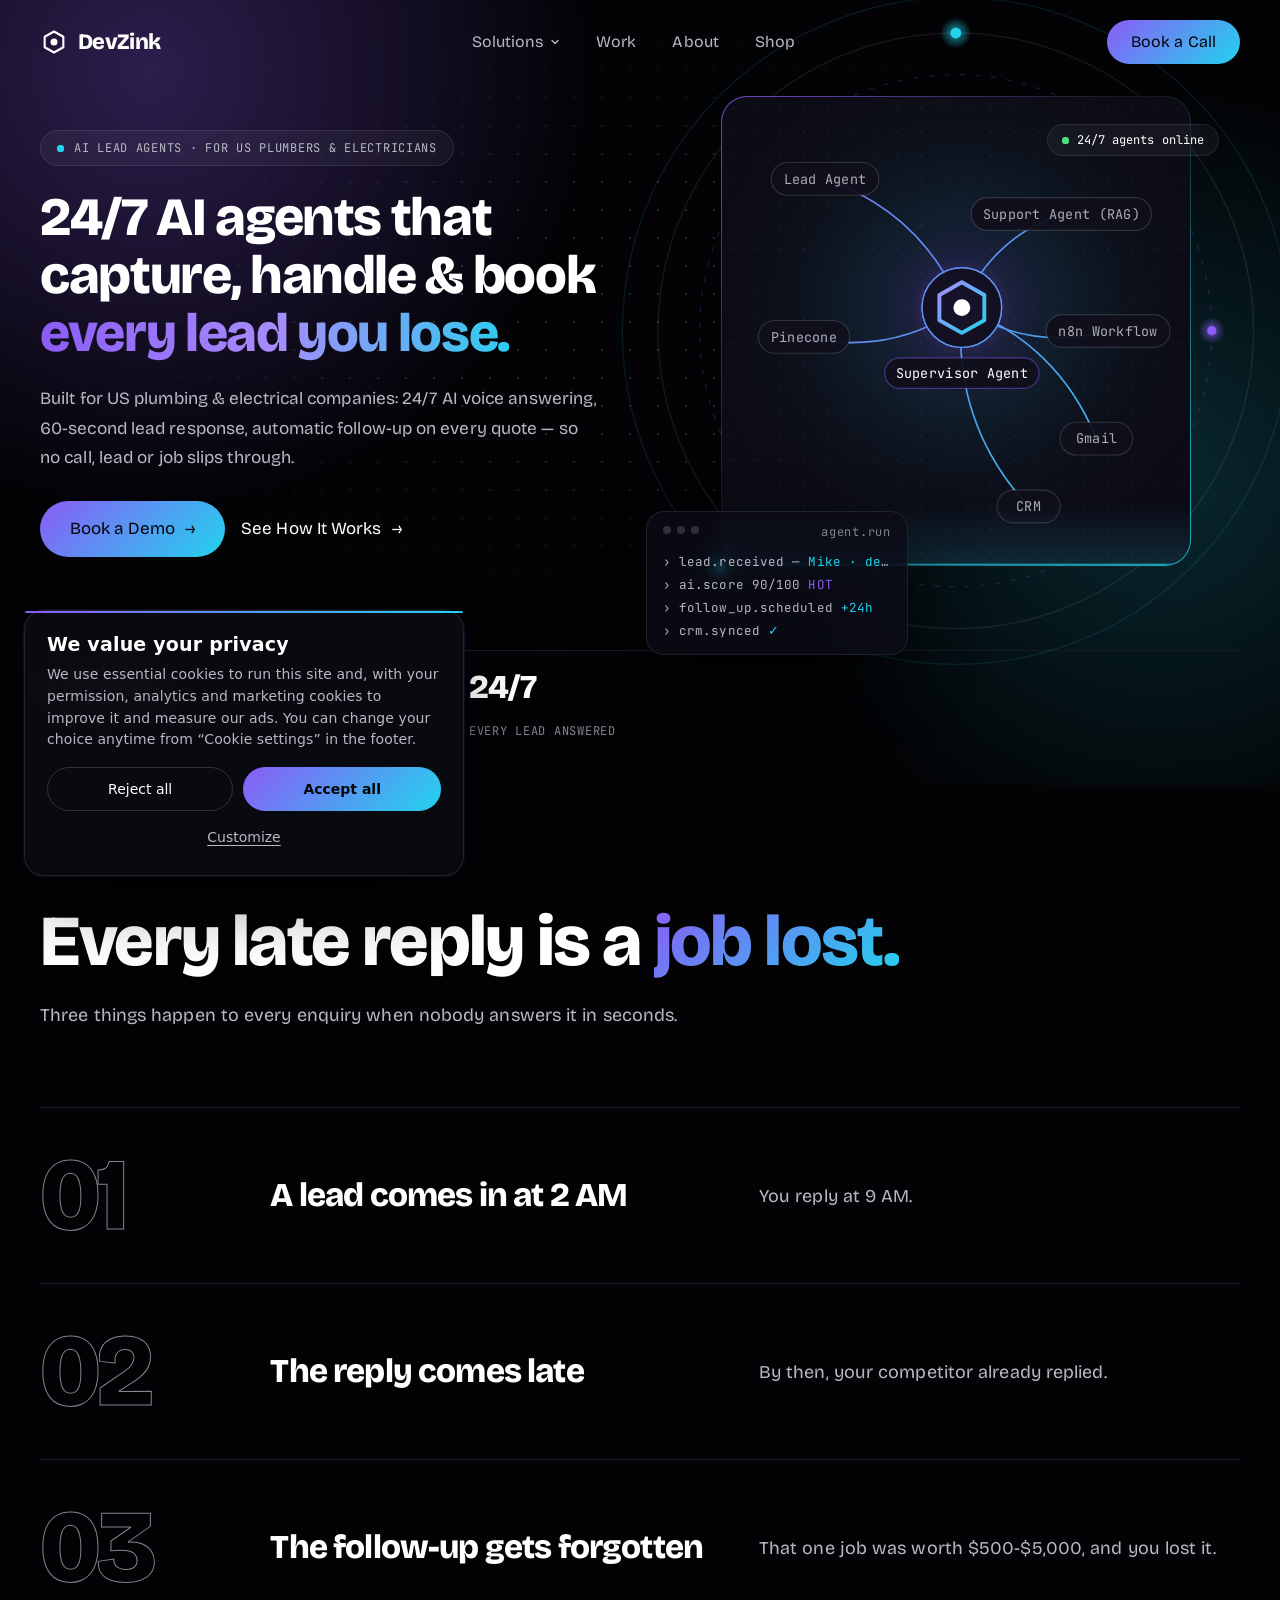
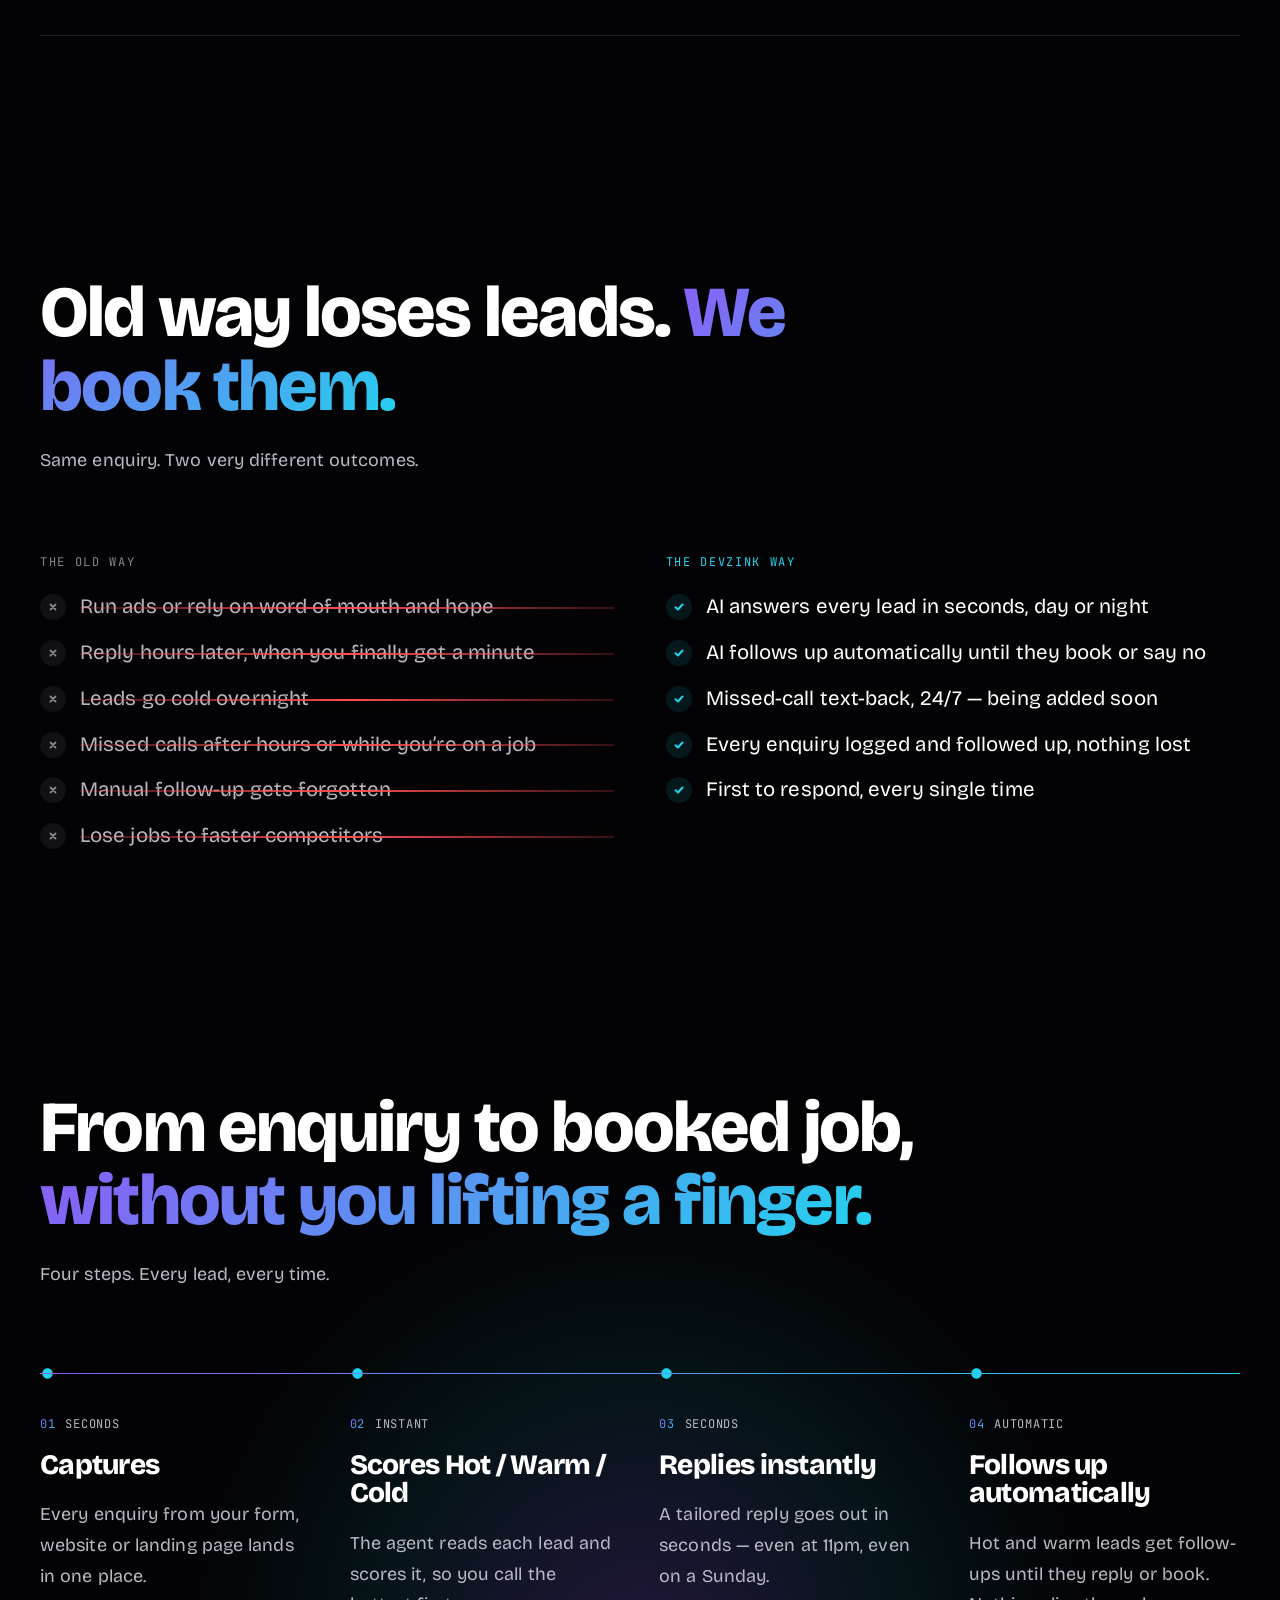
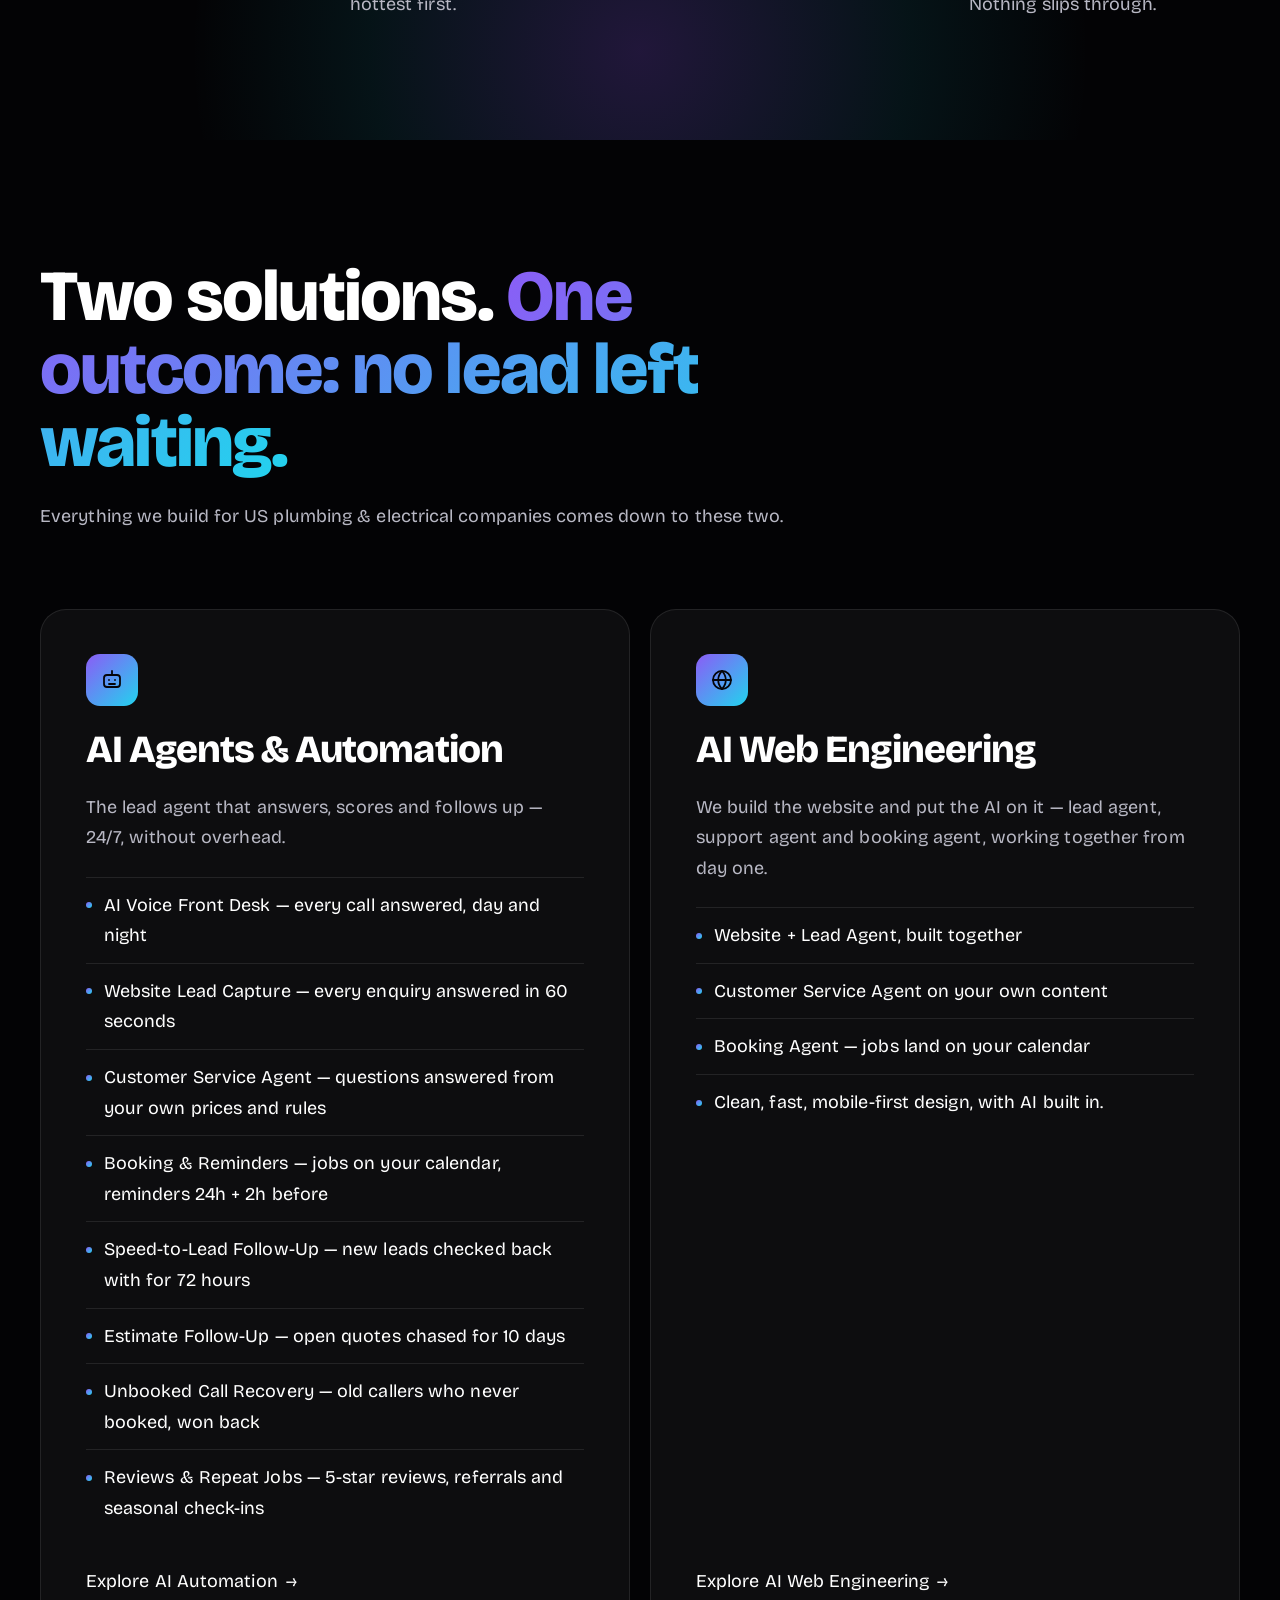
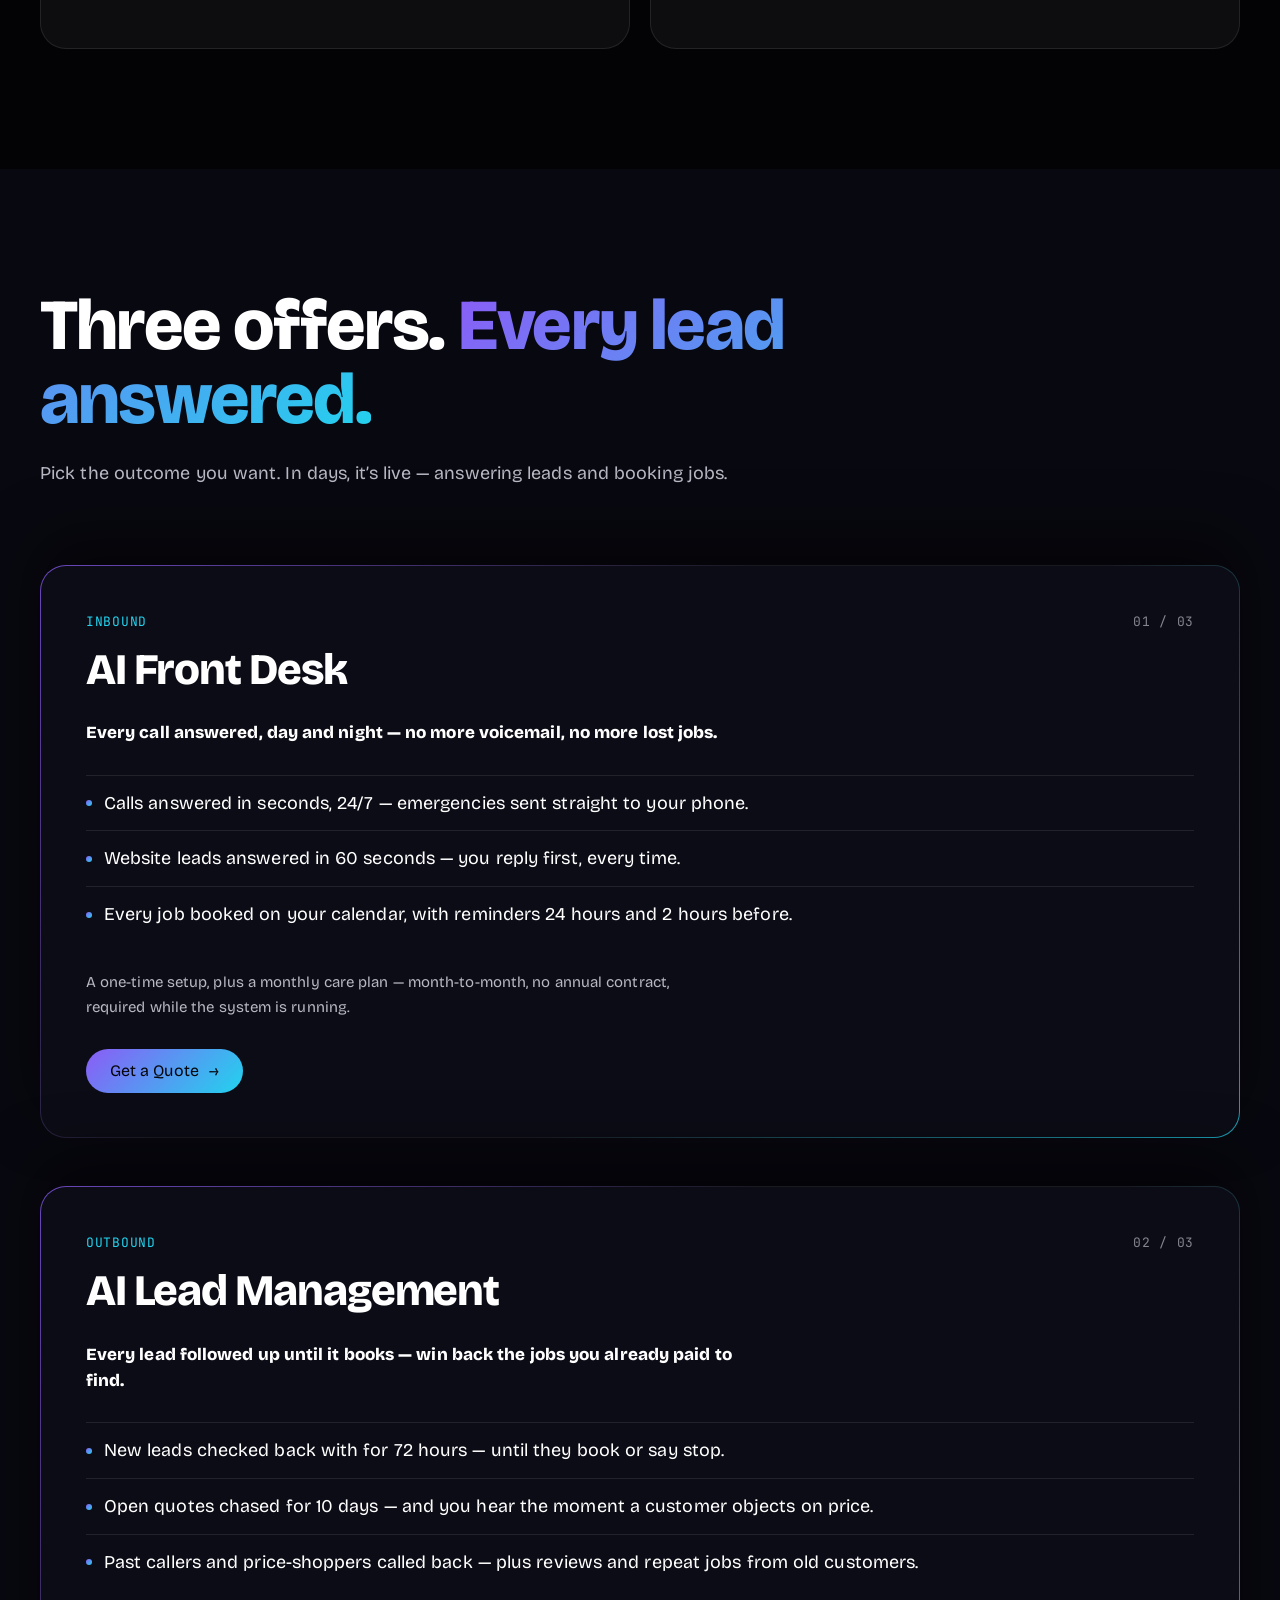
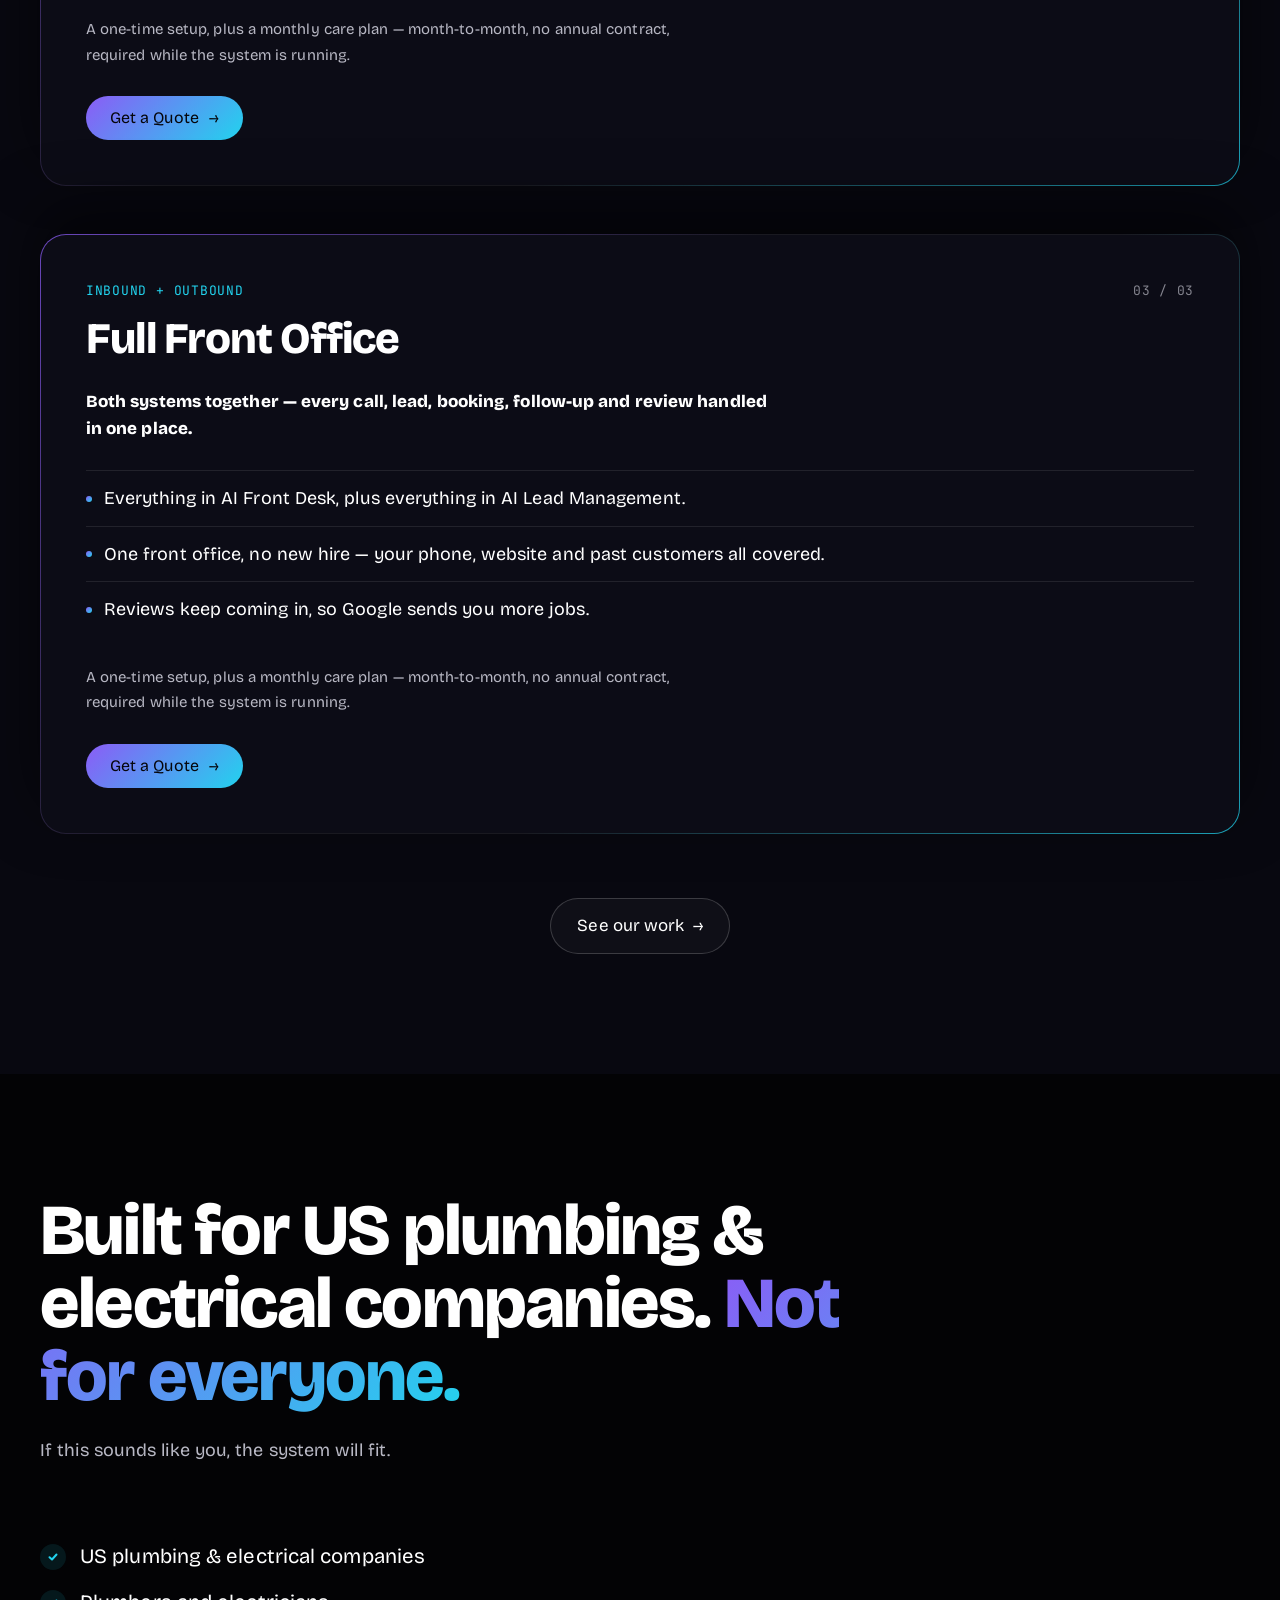
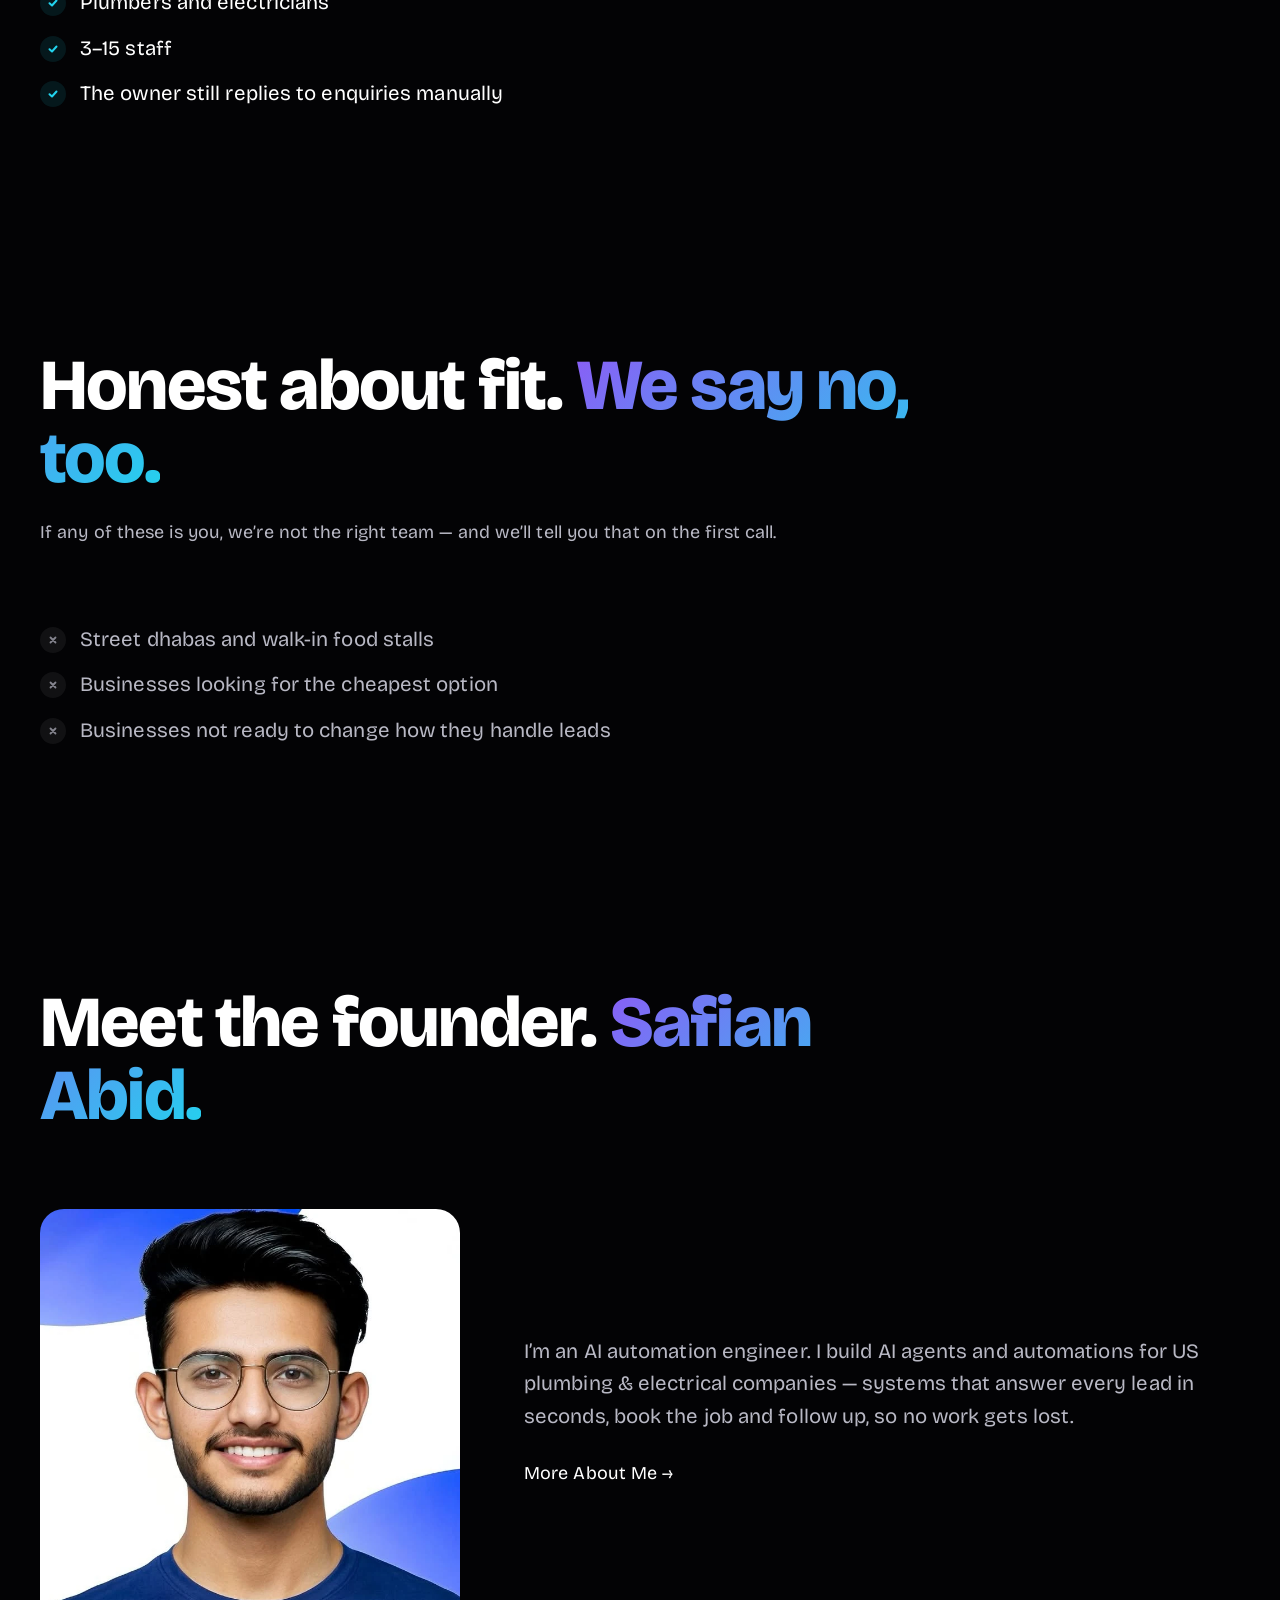
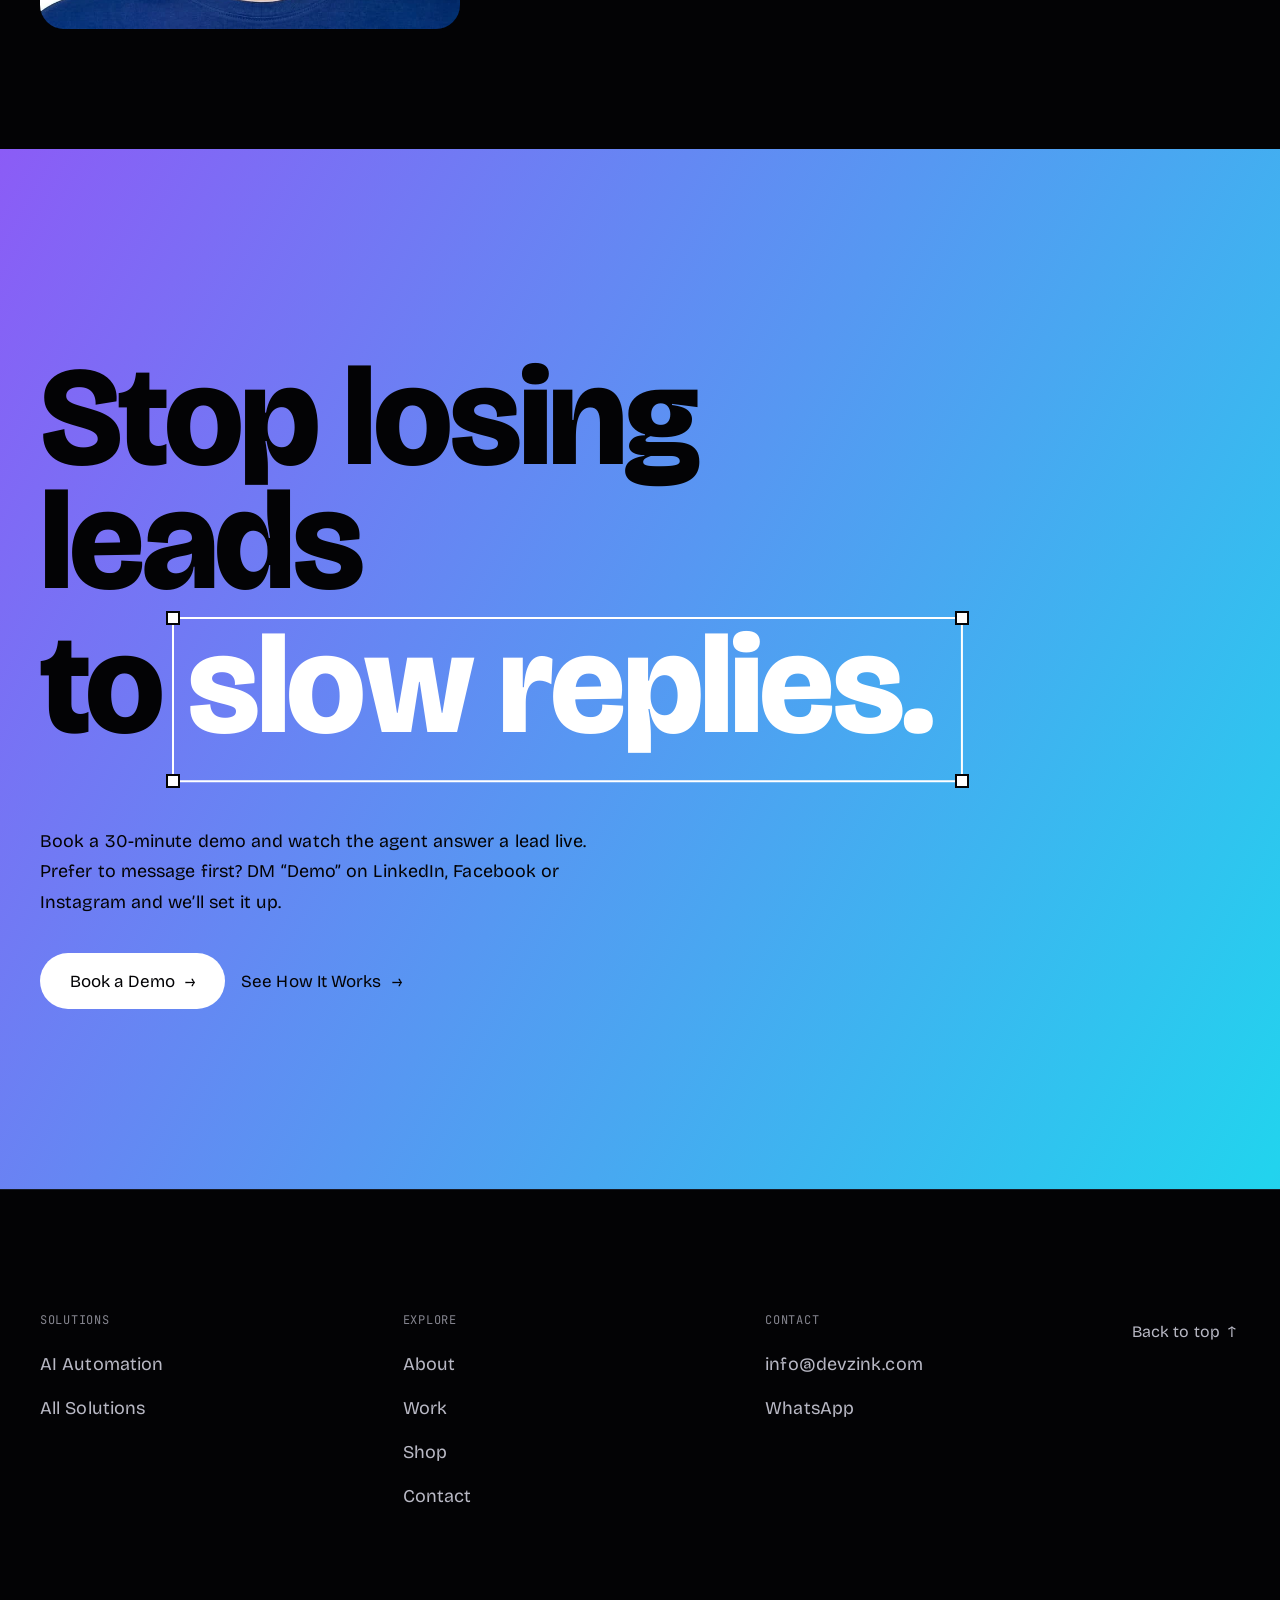
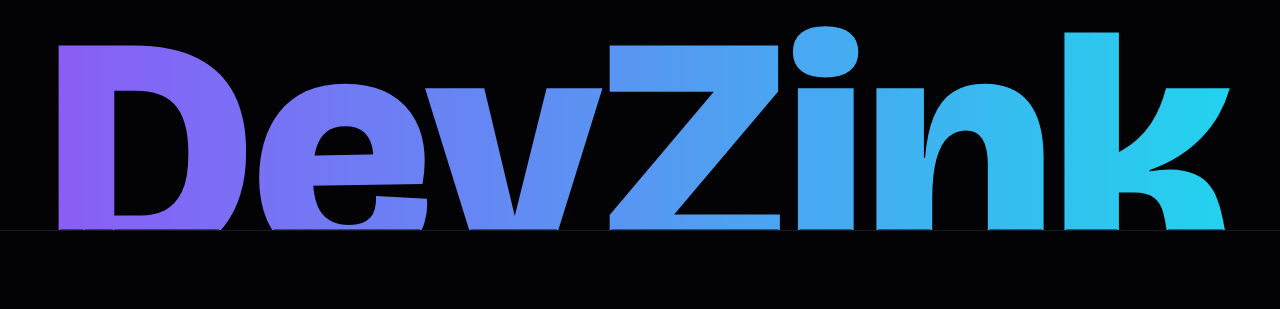
<file: index.html>
<!doctype html>
<html lang="en">
<head>
<meta charset="utf-8" />
<!-- consent:start -->
<script>window.dataLayer=window.dataLayer||[];function gtag(){dataLayer.push(arguments)}gtag("consent","default",{ad_storage:"denied",ad_user_data:"denied",ad_personalization:"denied",analytics_storage:"denied",functionality_storage:"granted",security_storage:"granted",wait_for_update:500});</script>
<!-- consent:end -->

<meta name="viewport" content="width=device-width, initial-scale=1" />
<title>AI That Answers Every Lead, Instantly | DevZink</title>
<link rel="canonical" href="https://devzink.com/" />
<link rel="icon" href="/favicon.ico" sizes="any" />
<link rel="icon" href="/favicon.svg" type="image/svg+xml" />
<link rel="icon" href="/favicon-48.png" sizes="48x48" type="image/png" />
<link rel="icon" href="/favicon-96.png" sizes="96x96" type="image/png" />
<link rel="icon" href="/favicon-192.png" sizes="192x192" type="image/png" />
<link rel="icon" href="/favicon-32.png" sizes="32x32" type="image/png" />
<link rel="apple-touch-icon" href="/apple-touch-icon.png" />
<link rel="manifest" href="/site.webmanifest" />
<meta name="theme-color" content="#05050A" />
<meta property="og:type" content="website" />
<meta property="og:site_name" content="DevZink" />
<meta property="og:title" content="AI That Answers Every Lead, Instantly | DevZink" />
<meta property="og:description" content="DevZink builds AI lead agents and AI websites for US plumbing and electrical companies with 3–15 staff. Every lead answered in seconds, followed up automatically." />
<meta property="og:url" content="https://devzink.com/" />
<meta property="og:image" content="https://devzink.com/og-image.png" />
<meta property="og:image:width" content="1200" />
<meta property="og:image:height" content="630" />
<meta name="twitter:card" content="summary_large_image" />
<meta name="twitter:title" content="AI That Answers Every Lead, Instantly | DevZink" />
<meta name="twitter:description" content="DevZink builds AI lead agents and AI websites for US plumbing and electrical companies with 3–15 staff. Every lead answered in seconds, followed up automatically." />
<meta name="twitter:image" content="https://devzink.com/og-image.png" />
<meta name="description" content="DevZink builds AI lead agents and AI websites for US plumbing and electrical companies with 3–15 staff. Every lead answered in seconds, followed up automatically." />
<link rel="preload" href="fonts/bricolage-grotesque-800.woff2" as="font" type="font/woff2" crossorigin />
<link rel="preload" href="fonts/bricolage-grotesque-400.woff2" as="font" type="font/woff2" crossorigin />
<!-- seo:start -->
<meta name="keywords" content="AI automation agency, AI agents, AI agent development, n8n automation, business process automation, web development solutions, app development solutions" />
<meta name="robots" content="index, follow, max-image-preview:large, max-snippet:-1, max-video-preview:-1" />
<meta name="author" content="DevZink" />
<meta property="og:locale" content="en_US" />
<meta property="og:image:alt" content="DevZink AI automation agency" />
<meta name="twitter:image:alt" content="DevZink AI automation agency" />
<link rel="alternate" hreflang="en" href="https://devzink.com/" />
<link rel="alternate" hreflang="x-default" href="https://devzink.com/" />
<script type="application/ld+json">{"@context": "https://schema.org", "@graph": [{"@type": "Organization", "@id": "https://devzink.com/#org", "name": "DevZink", "url": "https://devzink.com/", "logo": "https://devzink.com/logo-512.png", "image": "https://devzink.com/og-image.png", "email": "info@devzink.com", "telephone": "+923304613837", "description": "DevZink builds AI lead agents and AI websites for US plumbing and electrical companies with 3–15 staff.", "areaServed": "US", "knowsAbout": ["AI automation", "AI agents", "Agentic AI", "n8n automation", "RAG customer service agents", "Lead generation automation", "AI Web Engineering"]}, {"@type": "WebSite", "@id": "https://devzink.com/#website", "url": "https://devzink.com/", "name": "DevZink", "publisher": {"@id": "https://devzink.com/#org"}}, {"@type": "WebPage", "@id": "https://devzink.com/#webpage", "url": "https://devzink.com/", "name": "AI That Answers Every Lead, Instantly | DevZink", "description": "DevZink builds AI lead agents and AI websites for US plumbing and electrical companies with 3–15 staff. Every lead answered in seconds, followed up automatically.", "isPartOf": {"@id": "https://devzink.com/#website"}, "about": {"@id": "https://devzink.com/#org"}, "inLanguage": "en"}]}</script>
<!-- seo:end -->
<style>
/* ===== Fonts ===== */
@font-face{font-family:"Bricolage Grotesque";src:url(fonts/bricolage-grotesque-800.woff2) format("woff2");font-weight:800;font-display:swap}
@font-face{font-family:"Bricolage Grotesque";src:url(fonts/bricolage-grotesque-400.woff2) format("woff2");font-weight:400;font-display:swap}
@font-face{font-family:"JetBrains Mono";src:url(jetbrains-mono.woff2) format("woff2");font-weight:400;font-display:swap}

/* ===== Tokens ===== */
:root{
  --bg:#030305;--bg-2:#080810;--bg-3:#0C0C16;--border:#171B26;
  --text:#FFF;--muted:#B8B8C4;--dim:#85858F;
  --violet:#8B5CF6;--cyan:#22D3EE;
  --grad:linear-gradient(135deg,#8B5CF6,#22D3EE);
  --glass:linear-gradient(rgba(255,255,255,.045),rgba(255,255,255,.045)) transparent;--glass-b:rgba(255,255,255,.09);
  --ease:cubic-bezier(.22,1,.36,1);
  --max:1280px;--gut:clamp(20px,4vw,40px);
  --f-head:"Bricolage Grotesque",system-ui,sans-serif;
  --f-body:"Bricolage Grotesque",system-ui,sans-serif;
  --f-mono:"JetBrains Mono",ui-monospace,monospace;
  --r:26px;--tap:44px;
}

/* animatable custom properties (fallbacks under .no-atprop) */
@property --angle{syntax:"<angle>";inherits:false;initial-value:0deg}
@property --spot{syntax:"<color>";inherits:false;initial-value:rgba(139,92,246,0)}
@property --g1{syntax:"<color>";inherits:false;initial-value:transparent}
@property --g2{syntax:"<color>";inherits:false;initial-value:transparent}
@property --g3{syntax:"<color>";inherits:false;initial-value:transparent}

/* ===== Base ===== */
*,*::before,*::after{box-sizing:border-box;margin:0;padding:0}
html{-webkit-text-size-adjust:100%;scroll-padding-top:88px}
@media (prefers-reduced-motion:no-preference){html{scroll-behavior:smooth}}
body{background:var(--bg);color:var(--text);font:400 17px/1.7 var(--f-body);letter-spacing:.005em;-webkit-font-smoothing:antialiased;overflow-x:hidden}
@media (min-width:768px){body{font-size:18px}}
p{max-width:62ch}
img,svg{display:block;max-width:100%}
a{color:inherit;text-decoration:none}
ul{list-style:none}
:focus-visible{outline:2px solid var(--cyan);outline-offset:3px;box-shadow:0 0 0 6px rgba(34,211,238,.18)}
a:not(.btn):focus-visible{border-radius:6px}
h1,h2,h3{font-family:var(--f-head);font-weight:800;letter-spacing:-.025em;line-height:1.02}
.wrap{max-width:var(--max);margin:0 auto;padding:0 var(--gut)}
.mono{font-family:var(--f-mono);font-size:13px;letter-spacing:.06em;text-transform:uppercase}
.gtext{background:var(--grad);-webkit-background-clip:text;background-clip:text;color:#A78BFA;-webkit-text-fill-color:transparent}
.skip{position:absolute;left:-999px;top:8px;z-index:100;background:var(--text);color:var(--bg);padding:10px 16px;border-radius:99px}
.skip:focus{left:8px}

/* ===== Buttons ===== */
.btn{display:inline-flex;align-items:center;gap:10px;min-height:var(--tap);padding:0 24px;border-radius:99px;font:500 16px/1 var(--f-body);transition:transform .4s var(--ease),background-color .3s,border-color .3s;white-space:nowrap}
.btn--grad{position:relative;isolation:isolate;background:#8B5CF6 var(--grad);background-color:#8B5CF6;color:#05050A;transition:transform .4s var(--ease),box-shadow .4s var(--ease)}
.btn--grad::before{content:"";position:absolute;inset:-3px;z-index:-1;border-radius:inherit;padding:2px;background:linear-gradient(90deg,#8B5CF6,#22D3EE,#F5F3FF,#22D3EE,#8B5CF6) 0 50%/300% 100%;-webkit-mask:linear-gradient(#000 0 0) content-box,linear-gradient(#000 0 0);-webkit-mask-composite:xor;mask:linear-gradient(#000 0 0) content-box exclude,linear-gradient(#000 0 0);opacity:0;transition:opacity .35s var(--ease);animation:ringFlow 2.4s linear infinite;animation-play-state:paused;pointer-events:none}
.btn--grad:hover::before,.btn--grad:focus-visible::before{opacity:1;animation-play-state:running}
.btn--grad:hover{box-shadow:0 10px 36px rgba(139,92,246,.38),0 0 24px rgba(34,211,238,.22)}
@keyframes ringFlow{to{background-position:300% 50%}}
.btn--glass{background:var(--glass);border:1px solid var(--glass-b);color:var(--text);-webkit-backdrop-filter:blur(12px);backdrop-filter:blur(12px)}
.btn--glass:hover{background:linear-gradient(rgba(255,255,255,.08),rgba(255,255,255,.08)) transparent;border-color:rgba(255,255,255,.18)}
.btn:hover{transform:translateY(-2px)}
.btn--lg{min-height:56px;padding:0 30px;font-size:17px}
.arrow{display:inline-block;transition:transform .25s ease}
.btn:hover .arrow,a:hover>.arrow,.btn:focus-visible .arrow{transform:translateX(5px)}
.btn:hover .arrow--up{transform:translateY(-4px)}
.btn:hover .arrow--out{transform:translate(3px,-3px)}

/* ===== Progress + Nav ===== */
.progress{position:fixed;inset:0 0 auto;height:1.5px;background:rgba(255,255,255,.22);transform:scaleX(0);transform-origin:0 50%;z-index:60}
@media (max-width:760px){.progress{display:none}}
.nav{position:fixed;inset:0 0 auto;z-index:50;transition:padding .5s var(--ease)}
.nav__bar{display:flex;align-items:center;justify-content:space-between;gap:24px;height:84px;transition:height .5s var(--ease)}
.nav::before{content:"";position:absolute;inset:0;background:rgba(8,8,16,.72);border-bottom:1px solid var(--glass-b);-webkit-backdrop-filter:saturate(1.4) blur(14px);backdrop-filter:saturate(1.4) blur(14px);opacity:0;transition:opacity .4s var(--ease)}
.nav.scrolled::before{opacity:1}
.nav.scrolled .nav__bar{height:56px}
.nav.scrolled .logo{transform:scale(.88);transform-origin:left center}
.logo{position:relative;display:flex;align-items:center;gap:10px;font:800 22px/1 var(--f-head);letter-spacing:-.03em;min-height:var(--tap);transition:transform .5s var(--ease)}
.logo svg{width:28px;height:28px}
.nav__links{position:relative;display:flex;gap:4px}
.nav__links a{display:flex;align-items:center;min-height:var(--tap);padding:0 16px;color:var(--muted);font-weight:500;font-size:16px;border-radius:99px;transition:color .3s}
.nav__links a:hover{color:var(--text)}
.nav__end{position:relative;display:flex;align-items:center;gap:8px}
.menu-btn{display:none;position:relative;width:var(--tap);height:var(--tap);border-radius:50%;background:var(--glass);border:1px solid var(--glass-b);color:var(--text);cursor:pointer}
.menu-btn i{position:absolute;left:50%;top:50%;width:18px;height:1.5px;margin:-.75px 0 0 -9px;border-radius:2px;background:currentColor;transition:transform .5s var(--ease)}
.menu-btn i:first-child{transform:translateY(-3.5px)}
.menu-btn i:last-child{transform:translateY(3.5px)}
.nav.open .menu-btn i:first-child{transform:rotate(45deg)}
.nav.open .menu-btn i:last-child{transform:rotate(-45deg)}

/* services dropdown */
.dd{position:relative}
.dd__btn{display:flex;align-items:center;gap:7px;min-height:var(--tap);padding:0 16px;border:0;border-radius:99px;background:none;color:var(--muted);font:500 16px/1 var(--f-body);cursor:pointer;transition:color .3s}
.dd__btn svg{width:10px;height:10px;transition:transform .45s var(--ease)}
.dd__panel{position:absolute;top:100%;left:-12px;width:min(460px,90vw);padding-top:10px;opacity:0;visibility:hidden;transform:translateY(10px) scale(.98);transform-origin:15% 0;transition:opacity .3s var(--ease),transform .45s var(--ease),visibility 0s .45s}
.dd__in{padding:8px;border-radius:22px;background:#0C0C16;border:1px solid var(--glass-b);-webkit-backdrop-filter:saturate(1.4) blur(18px);backdrop-filter:saturate(1.4) blur(18px);box-shadow:0 30px 80px rgba(0,0,0,.55)}
.dd__list li{opacity:0;transform:translateY(6px);transition:opacity .3s var(--ease),transform .45s var(--ease)}
.dd .dd__list a{display:grid;gap:4px;min-height:var(--tap);padding:12px 14px;border-radius:14px;color:var(--text);font-size:16px;transition:background-color .3s}
.dd .dd__list a:hover,.dd .dd__list a:focus-visible{background:rgba(255,255,255,.06)}
.dd__list b{display:flex;align-items:center;gap:10px;font:500 16px/1.25 var(--f-body)}
.dd__list b::before{content:"";flex:none;width:6px;height:6px;border-radius:50%;background:var(--grad)}
.dd__list b+span{padding-left:16px;color:var(--muted);font-size:13px;line-height:1.4}
.dd__tag{flex:none;padding:2px 8px;border:1px solid var(--glass-b);border-radius:99px;color:var(--muted);font-size:10px;font-weight:600;letter-spacing:.08em;text-transform:uppercase}
.dd .dd__list a.dd__all{display:flex;align-items:center;justify-content:space-between;margin-top:4px;padding:0 14px;border-top:1px solid var(--glass-b);border-radius:0 0 14px 14px;color:var(--cyan);font-size:15px}
.dd:is(:hover,:focus-within,.open):not(.hush) .dd__btn{color:var(--text)}
.dd:is(:hover,:focus-within,.open):not(.hush) .dd__btn svg{transform:rotate(180deg)}
.dd:is(:hover,:focus-within,.open):not(.hush) .dd__panel{opacity:1;visibility:visible;transform:none;transition-delay:0s}
.dd:is(:hover,:focus-within,.open):not(.hush) .dd__list li{opacity:1;transform:none;transition-delay:calc(.05s + var(--i) * .04s)}

/* mobile full-screen menu */
.mmenu{position:fixed;inset:0;z-index:49;display:flex;flex-direction:column;padding:96px var(--gut) 32px;overflow-y:auto;background:radial-gradient(600px circle at 0 0,rgba(139,92,246,.22),transparent 60%),radial-gradient(500px circle at 100% 100%,rgba(34,211,238,.14),transparent 60%),#030305;clip-path:circle(0 at calc(100% - 44px) 42px);visibility:hidden;transition:clip-path .7s cubic-bezier(.76,0,.24,1),visibility 0s .7s}
.menu-open{overflow:hidden}
.menu-open .mmenu{clip-path:circle(150% at calc(100% - 44px) 42px);visibility:visible;transition-delay:0s}
.mmenu__list>li{padding:6px 0;border-bottom:1px solid var(--border);opacity:0;transform:translateY(28px);transition:opacity .4s var(--ease),transform .6s var(--ease)}
.menu-open .mmenu__list>li{opacity:1;transform:none;transition-delay:calc(.18s + var(--i) * .07s)}
.mmenu__big{display:flex;align-items:center;justify-content:space-between;min-height:60px;font:800 clamp(36px,10vw,52px)/1 var(--f-head);letter-spacing:-.03em}
.mmenu__sub{margin:0 0 10px}
.mmenu__sub a{display:flex;align-items:center;gap:10px;min-height:48px;color:var(--muted);font-size:16px}
.mmenu__sub a::before{content:"";flex:none;width:6px;height:6px;border-radius:50%;background:var(--grad)}
.mmenu__cta{margin-top:28px}
.mmenu__list>li.mmenu__cta{border:0}
@media (min-width:861px){.mmenu{display:none}}

/* preloader */
.pre{display:none}
.is-loading{overflow:hidden}
.is-loading .pre{position:fixed;inset:0;z-index:300;display:grid;place-items:center;background:#030305;transition:transform .9s cubic-bezier(.76,0,.24,1)}
.pre.done{transform:translateY(-100%)}
.pre__in{display:grid;justify-items:center;gap:22px;transition:opacity .4s var(--ease),transform .6s var(--ease)}
.pre.done .pre__in{opacity:0;transform:translateY(-30px)}
.pre__mark{width:64px;height:64px;overflow:visible;filter:drop-shadow(0 0 18px rgba(139,92,246,.55))}
.pre__mark path{stroke-dasharray:1;stroke-dashoffset:1;animation:draw 1.1s var(--ease) .1s forwards}
.pre__mark circle{opacity:0;transform-box:fill-box;transform-origin:center;transform:scale(.4);animation:popIn .5s var(--ease) .7s forwards}
@keyframes popIn{to{opacity:1;transform:none}}
.pre__bar{width:180px;height:2px;border-radius:2px;background:rgba(255,255,255,.08);overflow:hidden}
.pre__bar i{display:block;height:100%;background:var(--grad);transform:scaleX(0);transform-origin:0 50%}
.pre__pct{color:var(--dim);font-variant-numeric:tabular-nums;min-width:5ch;text-align:center}
.is-loading .hero,.is-loading .hero *{animation-play-state:paused!important}
.is-loading .hero [data-reveal]{opacity:0!important;transform:translateY(28px)!important}

/* page transitions */
.curtain{position:fixed;inset:0;z-index:250;pointer-events:none;background:linear-gradient(to top,#8B5CF6,#22D3EE);transform:translateY(100%);visibility:hidden}
.curtain.cover{visibility:visible;transform:none;transition:transform .45s cubic-bezier(.76,0,.24,1)}
.curtain-in .curtain{visibility:visible;transform:none}
.curtain.away{visibility:visible;transform:translateY(-100%);transition:transform .6s cubic-bezier(.76,0,.24,1)}
@media (prefers-reduced-motion:no-preference){
  @view-transition{navigation:auto}
  ::view-transition-old(root){animation:vtOut .4s cubic-bezier(.76,0,.24,1) both}
  ::view-transition-new(root){animation:vtIn .55s var(--ease) .1s both}
}
@keyframes vtOut{to{opacity:0;transform:translateY(-32px)}}
@keyframes vtIn{from{opacity:0;transform:translateY(32px)}}

/* ===== Hero ===== */
.hero{position:relative;overflow:hidden;min-height:85vh;min-height:85svh;display:flex;flex-direction:column;justify-content:center;padding:clamp(92px,12vh,120px) 0 clamp(28px,4vh,44px);isolation:isolate}
.hero>.wrap{width:100%;max-width:1440px}
.hero__bg{position:absolute;inset:0;z-index:-1;pointer-events:none}
.dots{position:absolute;inset:0;background:radial-gradient(rgba(255,255,255,.14) 1px,transparent 1.2px) 0 0/28px 28px;-webkit-mask:radial-gradient(ellipse 70% 60% at 50% 40%,#000 20%,transparent 75%);mask:radial-gradient(ellipse 70% 60% at 50% 40%,#000 20%,transparent 75%)}
.glow{position:absolute;border-radius:50%;will-change:transform}
.glow--v{width:900px;height:900px;left:-300px;top:-380px;background:radial-gradient(closest-side,rgba(139,92,246,.30),transparent);animation:driftA 22s var(--ease) infinite alternate}
.glow--c{width:800px;height:800px;right:-280px;top:10%;background:radial-gradient(closest-side,rgba(34,211,238,.18),transparent);animation:driftB 26s var(--ease) infinite alternate}
@keyframes driftA{to{transform:translate(140px,90px) scale(1.1)}}
@keyframes driftB{to{transform:translate(-120px,70px) scale(.92)}}
@keyframes beam{0%{transform:translateY(-100%);opacity:0}10%,85%{opacity:1}100%{transform:translateY(0);opacity:0}}

.hero__grid{display:grid;grid-template-columns:minmax(0,1.1fr) minmax(0,1fr);gap:clamp(40px,4.5vw,80px);align-items:center}
.hero__text{container-type:inline-size;min-width:0}
.pill{display:inline-flex;align-items:center;gap:10px;min-height:36px;padding:0 16px;border-radius:99px;background:var(--glass);border:1px solid var(--glass-b);color:var(--muted);font-size:12px}
.pulse{position:relative;width:7px;height:7px;border-radius:50%;background:var(--cyan);flex:none}
.pulse::after{content:"";position:absolute;inset:0;border-radius:50%;background:var(--cyan);animation:pulse 2s var(--ease) infinite}
@keyframes pulse{to{transform:scale(3.2);opacity:0}}
.hero h1{font-size:clamp(38px,4.4vw,84px);font-size:clamp(34px,9cqi,88px);line-height:1.04;max-width:20ch;margin:22px 0}
.line{display:block;overflow:hidden;padding:.04em 0 .1em;margin-bottom:-.1em;white-space:nowrap}
.line>span{display:inline-block;transform:translateY(110%);animation:lineUp 1.1s var(--ease) forwards;animation-delay:calc(.15s + var(--i,0) * .12s)}
@keyframes lineUp{to{transform:none}}
.hl{display:inline-block;white-space:nowrap;padding-right:.04em;background:linear-gradient(90deg,#8B5CF6,#A78BFA 35%,#22D3EE 75%,#67E8F9) 0 50%/140% 100%;-webkit-background-clip:text;background-clip:text;color:#A78BFA;-webkit-text-fill-color:transparent;animation:hlShift 7s ease-in-out infinite alternate}
@keyframes hlShift{to{background-position:100% 50%}}
@media (max-width:980px){.line{white-space:normal}.hl{white-space:normal}}
.hero__sub{max-width:560px;color:var(--muted);font-size:clamp(17px,1.35vw,19px)}
.cta{display:flex;flex-wrap:wrap;gap:12px;margin-top:36px}
.hero .cta{margin-top:28px}
.fade-up{opacity:0;transform:translateY(16px);animation:fadeUp 1s var(--ease) forwards;animation-delay:var(--d,.6s)}
@keyframes fadeUp{to{opacity:1;transform:none}}

/* hero visual */
.visual{position:relative;max-width:min(470px,54vh);justify-self:center;align-self:center;width:100%;margin:0 24px 0 0;translate:0 -12px}
.frame{position:relative;padding:1px;border-radius:var(--r);background:linear-gradient(135deg,rgba(139,92,246,.8),rgba(255,255,255,.08) 45%,rgba(34,211,238,.8));z-index:1}
.frame__in{position:relative;overflow:hidden;border-radius:calc(var(--r) - 1px);background:var(--bg-3)}
/* orchestration graph */
.orch{display:block;width:100%;height:auto;aspect-ratio:1}
.orch text{font-family:var(--f-mono);font-size:11.5px;letter-spacing:.02em;fill:#ADADB8}
.orch .base{fill:none;stroke:rgba(255,255,255,.05);stroke-width:1}
.orch .edge{fill:none;stroke:url(#orE);stroke-width:1.4;stroke-linecap:round;stroke-dasharray:1;stroke-dashoffset:1;animation:draw 1.2s var(--ease) forwards;animation-delay:calc(.7s + var(--k) * .12s)}
@keyframes draw{to{stroke-dashoffset:0}}
.orch .pk{offset-rotate:0deg;opacity:0;animation:travel 3.6s cubic-bezier(.45,0,.55,1) infinite;animation-delay:calc(2.1s + var(--k) * .6s)}
@keyframes travel{0%{offset-distance:0%;opacity:0}6%,48%{opacity:1}55%,100%{offset-distance:100%;opacity:0}}
.orch .gn{opacity:0;animation:nodeIn .7s var(--ease) forwards;animation-delay:calc(1.1s + var(--k) * .12s)}
@keyframes nodeIn{from{opacity:0;transform:translateY(6px)}to{opacity:1;transform:none}}
.orch .gn rect{fill:rgba(16,16,28,.94);stroke:rgba(255,255,255,.14);stroke-width:1;animation:arrive 3.6s linear infinite;animation-delay:calc(2.1s + var(--k) * .6s)}
.orch .gn text{animation:arriveT 3.6s linear infinite;animation-delay:calc(2.1s + var(--k) * .6s)}
@keyframes arrive{0%,52%,78%,100%{stroke:rgba(255,255,255,.14);filter:drop-shadow(0 0 0 transparent)}57%{stroke:var(--c);filter:drop-shadow(0 0 7px var(--c))}}
@keyframes arriveT{0%,52%,78%,100%{fill:#ADADB8}57%{fill:#FFF}}
.orch .halo{transform-box:fill-box;transform-origin:center;animation:halo 2.8s var(--ease) infinite}
.orch .halo+.halo{animation-delay:-1.4s}
@keyframes halo{from{transform:scale(1);opacity:.7}to{transform:scale(1.9);opacity:0}}
.orch .core{filter:drop-shadow(0 0 10px rgba(139,92,246,.7))}
.frame__in::after{content:"";position:absolute;inset:0 0 auto;height:100%;background:linear-gradient(to bottom,transparent calc(100% - 60px),rgba(34,211,238,.14) calc(100% - 2px),rgba(34,211,238,.9) 100%);animation:beam 4.5s linear infinite;pointer-events:none}
.rings{position:absolute;inset:-14%;z-index:0;pointer-events:none}
.ring{position:absolute;inset:0;animation:spin 40s linear infinite}
.ring:nth-child(2){inset:7%;animation-duration:28s;animation-direction:reverse}
.ring:nth-child(3){inset:-6%;animation-duration:60s}
.ring svg{width:100%;height:100%;overflow:visible}
@keyframes spin{to{transform:rotate(360deg)}}
.float{animation:float 7s ease-in-out infinite}
@keyframes float{50%{transform:translateY(-10px)}}
.glass{background:var(--glass);border:1px solid var(--glass-b);-webkit-backdrop-filter:blur(12px);backdrop-filter:blur(12px)}
.console{position:absolute;left:-16%;bottom:-19%;z-index:2;width:min(262px,66%);padding:14px 16px 12px;border-radius:18px;background:rgba(12,12,22,.82);box-shadow:0 24px 60px rgba(0,0,0,.5)}
.console__top{display:flex;gap:6px;margin-bottom:12px}
.console__top i{width:8px;height:8px;border-radius:50%;background:rgba(255,255,255,.16)}
.console__top b{margin-left:auto;font:400 12px/1 var(--f-mono);color:var(--dim);letter-spacing:.06em}
.console p{font:400 12.5px/1.85 var(--f-mono);color:var(--muted);white-space:nowrap;overflow:hidden;text-overflow:ellipsis;max-width:none;opacity:0;animation:logIn .6s var(--ease) forwards;animation-delay:calc(1.4s + var(--i) * .45s)}
@keyframes logIn{from{opacity:0;transform:translateX(-6px)}to{opacity:1;transform:none}}
.console p em{font-style:normal;color:var(--cyan)}
.console p strong{font-weight:400;color:var(--violet)}
.badge{position:absolute;right:-6%;top:6%;z-index:2;display:flex;align-items:center;gap:8px;padding:9px 14px;border-radius:99px;font:400 12px/1 var(--f-mono);color:var(--text);animation-delay:-3s}
.badge .pulse{background:#4ADE80}.badge .pulse::after{background:#4ADE80}

/* phone chat visual */
.phone3d{transform:perspective(1200px) rotateY(-9deg) rotateX(2deg);transform-style:preserve-3d}
.phone-img{position:relative;z-index:1;display:block;width:min(400px,88vw);height:auto;margin:0 auto}
.phone{position:relative;z-index:1;width:min(300px,80vw);margin:0 auto;border-radius:46px;background:#0B0B12;padding:10px;box-shadow:-32px 48px 90px rgba(0,0,0,.55),0 0 0 1px rgba(255,255,255,.08)}
.phone::after{content:"";position:absolute;top:10px;bottom:10px;right:-2px;width:5px;border-radius:0 24px 24px 0;background:linear-gradient(180deg,#F2F2F5,#B9B9C0 45%,#7A7A85);box-shadow:1px 0 2px rgba(255,255,255,.35)}
.phone__screen{position:relative;overflow:hidden;border-radius:38px;background:#F6F6F8;color:#111;display:flex;flex-direction:column;min-height:480px}
.phone__screen::before{content:"";position:absolute;left:50%;top:10px;transform:translateX(-50%);width:96px;height:26px;border-radius:99px;background:#0B0B12;z-index:2}
.phone__screen::after{content:"";position:absolute;inset:0;z-index:1;background:linear-gradient(115deg,rgba(255,255,255,.16),transparent 32%);pointer-events:none}
.phone__status{display:flex;justify-content:space-between;align-items:center;padding:14px 26px 6px;font:600 13px/1 var(--f-body);color:#111}
.phone__icons{display:flex;align-items:center;gap:5px}
.phone__head{position:relative;display:flex;align-items:center;justify-content:center;padding:8px 16px 10px;border-bottom:1px solid #E8E8EC}
.phone__back{position:absolute;left:16px;top:50%;transform:translateY(-50%)}
.phone__who{display:flex;flex-direction:column;align-items:center;gap:3px}
.phone__who b{font:700 14px/1.2 var(--f-body);color:#111}
.phone__chat{display:flex;flex-direction:column;gap:10px;padding:18px 14px;flex:1}
.phone__row{display:flex;gap:8px;align-items:flex-end}
.phone__row--me{justify-content:flex-end}
.phone__mini{flex:none;width:22px;height:22px;border-radius:50%;background:#111;display:grid;place-items:center}
.phone__mini svg{width:13px;height:13px}
.phone__msg{max-width:82%;margin:0;padding:11px 13px;border-radius:18px;font-size:14px;line-height:1.45}
.phone__msg--me{max-width:78%;background:#2F7CF6;color:#fff;border-bottom-right-radius:6px}
.phone__msg--agent{max-width:88%;background:#fff;color:#111;border:1px solid #E5E7EB;border-bottom-left-radius:6px;box-shadow:0 1px 2px rgba(0,0,0,.05)}
.badge--booked{top:auto;bottom:9%;right:-4%;background:rgba(6,40,22,.88);border:1px solid rgba(74,222,128,.45);color:#BBF7D0;box-shadow:0 12px 40px rgba(34,197,94,.25);font-family:var(--f-body);font-weight:600;font-size:12px;line-height:1.4;text-align:left}

/* stats */
.stats{display:grid;grid-template-columns:repeat(3,1fr);margin-top:clamp(56px,8vw,96px);border-top:1px solid var(--border)}
.stat{padding:28px 28px 8px;border-left:1px solid var(--border)}
.stat:first-child{border-left:0;padding-left:0}
.stat b{display:block;font:800 clamp(26px,2.6vw,36px)/1 var(--f-head);letter-spacing:-.03em;margin-bottom:10px}
.stat>span{color:var(--dim);font-size:12px}
.hero .stats{margin-top:clamp(64px,8vh,88px)}
.hero .stat{padding:20px 28px 4px}
.hero .stat:first-child{padding-left:0}

/* ===== ICP section treatments: plain / glow / band alternate, CTAs stand out ===== */
.hero__trust{margin-top:22px;display:flex;align-items:center;gap:10px;color:var(--muted);font-size:15px}
.hero__stars{color:#FBBF24;letter-spacing:1px;font-size:13px}
.sec--plain{background:var(--bg)}
.sec--band{position:relative;background:var(--bg-2)}
.deal__price{font:800 26px/1 var(--f-head);letter-spacing:-.02em;margin:18px 0 6px}
.deal__price span{font:400 15px/1.4 var(--f-body);letter-spacing:0;color:var(--muted)}
.deal__care{color:var(--muted);font-size:15px}
.fit-list{display:grid;gap:16px;max-width:760px}
.fit-list li{display:flex;gap:14px;align-items:flex-start;font-size:clamp(18px,1.6vw,21px);line-height:1.45}
.fit-list .x-ico{flex:none;width:26px;height:26px;margin-top:2px;border-radius:50%;display:grid;place-items:center;color:#22D3EE;background:rgba(34,211,238,.1)}
.fit-list .x-ico svg{width:12px;height:12px}
.fit-list--not li{color:var(--muted)}
.fit-list--not .x-ico{color:#85858F;background:rgba(255,255,255,.06)}

/* ===== Compare: old way vs DevZink way ===== */
.compare{display:grid;grid-template-columns:1fr 1fr;gap:clamp(28px,4vw,64px)}
.compare__label{font-size:12px;letter-spacing:.14em;text-transform:uppercase;color:var(--dim);margin-bottom:20px}
.compare__col--new .compare__label{color:var(--cyan)}
.compare__col .fit-list{max-width:none}
.compare__col--old .fit-list li{position:relative}
.strike-line{position:absolute;left:40px;right:0;top:.725em;height:2px;background:linear-gradient(90deg,rgba(255,77,77,.18),#ff4d4d,rgba(255,77,77,.18));box-shadow:0 0 14px rgba(255,77,77,.16)}
@media (max-width:760px){.compare{grid-template-columns:1fr}}

/* ===== Founder ===== */
.founder{display:grid;grid-template-columns:minmax(0,420px) minmax(0,1fr);gap:clamp(32px,5vw,80px);align-items:center}
.founder__photo{border-radius:24px;overflow:hidden}
.founder__photo img{width:100%;height:auto;aspect-ratio:1/1;object-fit:cover}
.founder__text p{color:var(--muted);font-size:clamp(18px,1.6vw,21px);line-height:1.6;max-width:56ch}
.founder__text .textlink{margin-top:24px;display:inline-block}
@media (max-width:760px){.founder{grid-template-columns:1fr}}

/* ===== Ticker ===== */
.ticker{display:flex;align-items:center;background:var(--bg-2);border-block:1px solid var(--border);overflow:hidden}
.ticker__label{flex:none;position:relative;z-index:1;padding:20px var(--gut);background:var(--bg-2);color:var(--text);font-size:12px;border-right:1px solid var(--border);box-shadow:24px 0 24px var(--bg-2)}
.ticker__view{overflow:hidden;flex:1}
.ticker__track{display:flex;width:max-content;animation:marquee 40s linear infinite}
.ticker:hover .ticker__track{animation-play-state:paused}
.ticker__track ul{display:flex}
.ticker__track li{padding:20px 28px;font:400 13px/1 var(--f-mono);color:var(--muted);white-space:nowrap}
.ticker__track li::first-letter{color:var(--cyan)}
@keyframes marquee{to{transform:translateX(-50%)}}

/* ===== Sections ===== */
.sec{padding:120px 0;position:relative}
.sec__head{display:grid;gap:22px;max-width:900px;margin-bottom:clamp(48px,6vw,80px)}
.eyebrow{color:var(--dim);display:flex;align-items:center;gap:12px}
.eyebrow::before{content:"";flex:none;align-self:center;width:28px;height:1px;background:var(--grad)}
/* no stray boxes in section heads: empty reveal masks or pseudo-elements never render */
.rv-m:empty,.rv-in:empty,.sec__head>:empty{display:none}
.rv-m::before,.rv-m::after,.rv-in::before,.rv-in::after,.sec__head h2::before,.sec__head h2::after{content:none}
.sec h2{font-size:clamp(40px,5.6vw,84px)}
.sec__sub{color:var(--muted);max-width:62ch}
@media (max-width:760px){.sec{padding:80px 0}}

/* reveal */
.js [data-reveal]{opacity:0;transform:translateY(28px);transition:opacity 1s var(--ease),transform 1s var(--ease);transition-delay:var(--d,0s)}
.js [data-reveal].in,.js [data-reveal].rv-group{opacity:1;transform:none}
.js [data-reveal].rv-self{transform:translateY(12px);filter:blur(6px);transition:opacity .8s var(--ease),transform .8s var(--ease),filter .8s var(--ease)}
.js [data-reveal].rv-self.in{transform:none;filter:none}
.js .rv{opacity:0;transform:translateY(12px);filter:blur(6px);transition:opacity .8s var(--ease),transform .8s var(--ease),filter .8s var(--ease);transition-delay:calc(var(--d,0s) + var(--rv,0) * 60ms)}
.js .in .rv{opacity:1;transform:none;filter:none}
.rv-m{display:block;overflow:hidden;padding:.04em 0 .16em;margin:-.04em 0 -.16em}
.js .rv-in{display:block;transform:translateY(108%);transition:transform 1.05s var(--ease);transition-delay:calc(var(--d,0s) + var(--rv,0) * 60ms)}
.js .in .rv-in{transform:none}

/* cost rows */
.rows{border-top:1px solid var(--border)}
.row{position:relative;display:grid;grid-template-columns:clamp(110px,14vw,200px) minmax(0,1fr) minmax(0,1.1fr);gap:clamp(20px,4vw,56px);align-items:center;padding:clamp(28px,3.5vw,44px) 0;border-bottom:1px solid var(--border);overflow:hidden;isolation:isolate}
.row::before{content:"";position:absolute;inset:0;background:linear-gradient(90deg,rgba(139,92,246,.12),rgba(139,92,246,.03) 60%,transparent);transform:scaleX(0);transform-origin:0 50%;transition:transform .7s var(--ease);z-index:-1}
.row:hover::before{transform:scaleX(1)}
.row__n{--g1:rgba(139,92,246,0);--g2:rgba(34,211,238,0);font:800 clamp(64px,8vw,120px)/.85 var(--f-head);letter-spacing:-.04em;color:#85858F;-webkit-text-fill-color:transparent;-webkit-text-stroke:1px #85858F;background:linear-gradient(135deg,var(--g1),var(--g2));-webkit-background-clip:text;background-clip:text;transition:--g1 .5s var(--ease),--g2 .5s var(--ease)}
.row:hover .row__n{--g1:#8B5CF6;--g2:#22D3EE}
.row h3{font-size:clamp(26px,2.6vw,38px);line-height:1.02;transition:transform .6s var(--ease)}
.row:hover h3{transform:translateX(8px)}
.row p{color:var(--muted)}

/* services */
.panels{display:grid;grid-template-columns:1fr 1fr;gap:20px}
/* core service panels: one stretched link per card; hover = lift, rotating ring, soft spotlight */
.panel{position:relative;overflow:hidden;isolation:isolate;cursor:pointer;display:flex;flex-direction:column;gap:24px;padding:clamp(28px,3.5vw,48px);border-radius:var(--r);background:var(--glass);border:1px solid var(--glass-b)}
/* rotating violet→cyan ring */
.panel::before{content:"";position:absolute;inset:0;z-index:2;border-radius:inherit;padding:1.5px;background:conic-gradient(from var(--angle),rgba(139,92,246,.28),#8B5CF6 18%,#22D3EE 34%,rgba(34,211,238,.28) 52%,rgba(139,92,246,.28) 70%,#A78BFA 86%,rgba(139,92,246,.28));-webkit-mask:linear-gradient(#000 0 0) content-box,linear-gradient(#000 0 0);-webkit-mask-composite:xor;mask:linear-gradient(#000 0 0) content-box exclude,linear-gradient(#000 0 0);opacity:0;transition:opacity .4s var(--ease);pointer-events:none;animation:ringSpin 6s linear infinite paused}
.no-atprop .panel::before{background:linear-gradient(90deg,#8B5CF6,#22D3EE,rgba(139,92,246,.3),#8B5CF6,#22D3EE) 0 0/300% 100%;animation-name:ringPan}
@keyframes ringSpin{to{--angle:360deg}}
@keyframes ringPan{to{background-position:300% 0}}
/* soft cursor spotlight, behind the content */
.panel::after{content:"";position:absolute;inset:0;z-index:-1;border-radius:inherit;background:radial-gradient(640px circle at var(--mx,50%) var(--my,0%),rgba(139,92,246,.09),rgba(34,211,238,.035) 45%,transparent 75%);opacity:0;transition:opacity .4s var(--ease);pointer-events:none}
.panel__icon{width:52px;height:52px;border-radius:14px;display:grid;place-items:center;background:var(--grad);color:#05050A}
.panel .panel__icon{transition:transform .4s var(--ease)}
.panel h3{font-size:clamp(30px,3vw,44px)}
.panel__title{display:block;background:linear-gradient(90deg,var(--text) 0 50%,#A78BFA 78%,#22D3EE) 0 0/200% 100%;-webkit-background-clip:text;background-clip:text;-webkit-text-fill-color:transparent;transition:background-position .4s var(--ease)}
.panel__lead{color:var(--muted);margin-top:-2px}
.panel .textlink .arrow{transition:transform .4s var(--ease)}
.panel .textlink::after{content:"";position:absolute;inset:0;z-index:3;border-radius:inherit}
.panel .textlink:focus-visible{outline:none;box-shadow:none}
.panel:has(.textlink:focus-visible){outline:2px solid var(--cyan);outline-offset:4px;box-shadow:0 0 0 8px rgba(34,211,238,.18)}
.panel:hover .textlink{border-color:var(--cyan)}
.js .panel.fx{transition:transform .4s var(--ease),opacity .4s var(--ease)}
@media (hover:hover){
  .js .panel.fx:hover{transform:translateY(-4px)}
  .panel:hover::before{opacity:1;animation-play-state:running}
  .panel:hover::after{opacity:1}
  .panel:hover .panel__icon{transform:translateY(-3px)}
  .panel:hover .textlink .arrow{transform:translateX(4px)}
  .panel:hover .panel__title{background-position:100% 0}
}
@media (prefers-reduced-motion:reduce){
  .panel::before{animation:none!important}
  .js .panel.fx:hover,.panel:hover .panel__icon,.panel:hover .textlink .arrow{transform:none}
}
.ticks li{display:flex;gap:12px;padding:12px 0;border-top:1px solid var(--glass-b)}
.ticks li::before{content:"";flex:none;width:6px;height:6px;margin-top:.7em;border-radius:50%;background:var(--grad)}
.tags{display:flex;flex-wrap:wrap;gap:8px}
.tags li{padding:7px 12px;border-radius:99px;border:1px solid var(--glass-b);color:var(--muted);font:400 12px/1 var(--f-mono)}
.textlink{display:inline-flex;align-items:center;gap:8px;min-height:var(--tap);margin-top:auto;font-weight:500;align-self:flex-start;border-bottom:1px solid transparent;transition:border-color .3s}
.textlink:hover{border-color:var(--cyan)}
/* on-demand services: lighter cards */
.caps{display:grid;grid-template-columns:repeat(3,minmax(0,1fr));gap:16px;margin-top:clamp(64px,8vw,96px)}
.caps>h3{grid-column:1/-1;font-size:clamp(24px,2.2vw,32px);margin-bottom:8px}
.cap{position:relative;isolation:isolate;overflow:hidden;display:grid;grid-template-columns:minmax(0,1fr) auto;grid-template-rows:auto 1fr;gap:12px 16px;align-items:start;min-height:156px;padding:24px;border:1px solid var(--glass-b);border-radius:20px;background:var(--glass);box-shadow:0 24px 50px -20px rgba(0,0,0,0),0 0 40px -10px rgba(139,92,246,0);transition:transform .5s var(--ease),box-shadow .5s var(--ease)}
.cap>*{position:relative;z-index:1}
.cap b{--g1:#fff;--g2:#fff;--g3:#fff;grid-column:1;grid-row:1;font:500 clamp(18px,1.5vw,21px)/1.3 var(--f-body);background:linear-gradient(90deg,var(--g1),var(--g2) 45%,var(--g3));-webkit-background-clip:text;background-clip:text;-webkit-text-fill-color:transparent;transition:--g1 .5s var(--ease),--g2 .5s var(--ease),--g3 .5s var(--ease)}
.cap span.mono{grid-column:1;grid-row:2;align-self:end;color:var(--dim);font-size:12px}
.cap .arrow{grid-column:2;grid-row:1;width:40px;height:40px;display:grid;place-items:center;border-radius:12px;border:1px solid var(--glass-b);color:var(--cyan);font-size:18px;transition:transform .5s var(--ease)}
.cap::before{content:"";position:absolute;left:0;right:0;top:0;height:2px;z-index:2;background:linear-gradient(90deg,#8B5CF6,#22D3EE);transform:scaleX(0);transform-origin:0 50%;transition:transform .6s var(--ease)}
.cap::after{content:"";position:absolute;inset:0;z-index:0;background:radial-gradient(300px circle at var(--mx,50%) var(--my,0%),rgba(139,92,246,.16),rgba(34,211,238,.06) 45%,transparent 70%);opacity:0;transition:opacity .5s var(--ease);pointer-events:none}
.cap:focus-visible::before{transform:scaleX(1)}
.cap:focus-visible b{--g1:#C4B5FD;--g2:#A5B4FC;--g3:#67E8F9}
@media (hover:hover){
  .cap:not(.rv):hover{transform:translateY(-6px);box-shadow:0 24px 50px -20px rgba(0,0,0,.6),0 0 40px -10px rgba(139,92,246,.28);will-change:transform}
  .cap:hover::before{transform:scaleX(1)}
  .cap:hover::after{opacity:1}
  .cap:hover b{--g1:#C4B5FD;--g2:#A5B4FC;--g3:#67E8F9}
  .cap:hover .arrow{transform:translateX(3px) rotate(-45deg)}
}
@media (max-width:860px){
  .caps{grid-template-columns:1fr;gap:12px}
  .cap{min-height:0;grid-template-rows:auto auto}
  .cap .arrow{grid-row:1/3;align-self:center}
}

/* ===== Work: sticky stacking cards ===== */
.stack{display:grid;gap:clamp(28px,4vw,48px);view-timeline-name:--stack}
.case{position:sticky;top:calc(96px + var(--i,0) * 22px)}
.case__out{padding:1px;border-radius:var(--r);background:linear-gradient(135deg,rgba(139,92,246,.75),rgba(255,255,255,.07) 40%,rgba(255,255,255,.07) 60%,rgba(34,211,238,.75));box-shadow:0 -24px 60px rgba(0,0,0,.55);transform-origin:50% 0;transition:translate .25s ease,box-shadow .25s ease}
.case__in{display:grid;gap:28px;padding:clamp(24px,3.5vw,48px);border-radius:calc(var(--r) - 1px);background:var(--bg-3)}
.case__top{display:flex;justify-content:space-between;align-items:baseline;flex-wrap:wrap;gap:8px 16px;font-size:12px}
.case__cat{color:var(--cyan)}
.case__num{color:var(--dim)}
.case h3{font-size:clamp(28px,3.4vw,48px);line-height:1;margin-top:-12px}
.case__cols{display:grid;grid-template-columns:minmax(0,1fr) minmax(0,1fr);gap:clamp(20px,3vw,48px);align-items:start}
.case__cols h4{font:400 12px/1 var(--f-mono);letter-spacing:.06em;text-transform:uppercase;color:var(--dim);margin-bottom:12px}
.case__cols p{color:var(--muted)}
.case__foot{display:flex;flex-wrap:wrap;justify-content:space-between;align-items:center;gap:16px;padding-top:24px;border-top:1px solid var(--border)}
.chips{display:flex;flex-wrap:wrap;gap:10px}
.chips li{display:inline-flex;align-items:baseline;gap:8px;padding:10px 16px;border-radius:99px;background:linear-gradient(rgba(139,92,246,.1),rgba(139,92,246,.1)) transparent;border:1px solid rgba(139,92,246,.32);color:var(--muted);font-size:15px}
.chips b{font:800 21px/1 var(--f-head);letter-spacing:-.02em;color:var(--text);font-variant-numeric:tabular-nums}
.win{overflow:hidden;border-radius:16px;border:1px solid var(--glass-b);background:var(--bg-2);box-shadow:0 20px 50px rgba(0,0,0,.45)}
.win__bar{display:flex;gap:6px;padding:10px 14px;border-bottom:1px solid var(--glass-b)}
.win__bar i{width:8px;height:8px;border-radius:50%;background:rgba(255,255,255,.16)}
.win img{width:100%;height:auto}
.shot figcaption{margin-top:12px;color:var(--dim);font:400 12px/1.6 var(--f-mono)}
@keyframes sink{to{transform:scale(var(--s,.96))}}
@media (prefers-reduced-motion:no-preference){
  @supports (animation-timeline:view()){
    .case__out{animation:sink linear both;animation-timeline:--stack;animation-range:contain calc(var(--i) * 25%) contain calc(var(--i) * 25% + 25%)}
    .case:last-child .case__out{animation:none}
  }
}

/* ===== Process ===== */
.proc{list-style:none;position:relative;display:grid;grid-template-columns:repeat(4,minmax(0,1fr));gap:clamp(20px,3vw,40px);padding-top:48px}
.proc::before,.proc::after{content:"";position:absolute;left:0;right:0;top:7px;height:1px;background:var(--border)}
.proc::after{background:var(--grad);transform:scaleX(0);transform-origin:0 50%;transition:transform 1.8s var(--ease) .3s}
.proc.in::after{transform:none}
.pstep{position:relative;isolation:isolate;padding:16px;margin:-16px;border-radius:20px;background:radial-gradient(320px circle at var(--mx,50%) var(--my,0%),var(--spot),transparent 65%);transition:translate .25s ease,--spot .25s ease,background-color .25s ease}
.pstep::before{content:"";position:absolute;top:-32px;left:16px;width:15px;height:15px;border-radius:50%;background:var(--bg);border:1px solid rgba(255,255,255,.2);transition:background-color .5s var(--ease) calc(.4s + var(--i) * .4s),border-color .5s var(--ease) calc(.4s + var(--i) * .4s),transform .5s var(--ease) calc(.4s + var(--i) * .4s),translate .25s ease 0s}
.proc.in .pstep::before{background-color:var(--cyan);border-color:var(--cyan);transform:scale(.7)}
.pstep__meta{display:flex;gap:10px;color:var(--dim);font-size:12px}
.pstep__meta b{font-weight:400}
.pstep h3{font-size:clamp(24px,2.2vw,32px);line-height:1.02;margin:16px 0 20px}
.pstep p{color:var(--muted)}

/* ===== Studio ===== */
.sec--glow{overflow:hidden;isolation:isolate}
/* attention sections: background does the dividing, not lines */
.sec--glow::before{content:"";position:absolute;z-index:-1;width:900px;height:900px;left:50%;top:30%;transform:translateX(-50%);border-radius:50%;background:radial-gradient(closest-side,rgba(139,92,246,.22),rgba(34,211,238,.08) 60%,transparent);pointer-events:none}
.princ{display:grid;grid-template-columns:1fr 1fr;gap:20px}
.pr{display:grid;gap:14px;align-content:start;padding:clamp(28px,3vw,44px);border-radius:var(--r)}
.pr__n{color:var(--dim);font-size:12px}
.pr h3{font-size:clamp(26px,2.4vw,36px);line-height:1.02;margin-bottom:8px}
.pr p{color:var(--muted)}
.facts{display:grid;grid-template-columns:repeat(3,1fr);gap:24px;margin-top:clamp(40px,5vw,64px);padding-top:28px;border-top:1px solid var(--border)}
.facts dt{color:var(--dim);font-size:12px;margin-bottom:8px}
.facts dd{font:400 13px/1.6 var(--f-mono);color:var(--text);letter-spacing:.04em}

/* ===== Trust ===== */
.trustsec{padding:0 0 120px}
@media (max-width:760px){.trustsec{padding-bottom:80px}}
.trust{grid-template-columns:repeat(4,1fr);margin-top:0;border-bottom:1px solid var(--border)}
.trust .stat{padding-bottom:28px;border-radius:20px}

/* ===== Final CTA ===== */
.final{position:relative;overflow:hidden;padding:clamp(96px,14vw,200px) 0;color:#030305;background-color:#8B5CF6;background-image:linear-gradient(120deg,#8B5CF6,#22D3EE 33%,#8B5CF6 66%,#22D3EE);background-size:300% 300%;animation:shift 18s ease-in-out infinite alternate}
@keyframes shift{from{background-position:0% 50%}to{background-position:100% 50%}}
.final .eyebrow{color:#030305}
.final .eyebrow::before{background:#030305}
.final h2{font-size:clamp(56px,11vw,184px);line-height:.88;max-width:11ch;margin-top:28px}
.final .rv-m{padding:.1em .3em .45em;margin:-.1em -.3em -.45em}
/* Figma-style selection box around "boring parts." (overlay only; never affects layout) */
.final .rv-in{position:relative}
.x-sel{position:absolute;left:0;top:0;width:0;height:0;pointer-events:none;--hs:14px}
.x-sel svg.x-sel__box{position:absolute;inset:0;width:100%;height:100%;overflow:visible}
.x-sel__box rect{fill:none;stroke:#FFFFFF;stroke-width:2;stroke-dasharray:1;stroke-dashoffset:1;transition:stroke-dashoffset .9s var(--ease) .95s}
.x-sel__h{position:absolute;width:var(--hs);height:var(--hs);margin:calc(var(--hs)/-2) 0 0 calc(var(--hs)/-2);background:#FFFFFF;border:2px solid #030305;box-sizing:border-box;transform:scale(0);transition:transform .45s cubic-bezier(.34,1.56,.64,1);transition-delay:calc(1.75s + var(--k)*80ms)}
.x-sel__h:nth-of-type(1){left:0;top:0;--k:0}
.x-sel__h:nth-of-type(2){left:100%;top:0;--k:1}
.x-sel__h:nth-of-type(3){left:100%;top:100%;--k:2}
.x-sel__h:nth-of-type(4){left:0;top:100%;--k:3}
.in .x-sel__box rect{stroke-dashoffset:0}
.in .x-sel__h{transform:scale(1)}
@media (max-width:760px){.x-sel{--hs:9px}}
@media (prefers-reduced-motion:reduce){
  .x-sel__box rect,.x-sel__h{transition:none!important}
  .x-sel__box rect{stroke-dashoffset:0}
  .x-sel__h{transform:scale(1)}
}
.final h2 .sel{display:inline-block;margin:.22em 0 .5em;color:#FFFFFF;-webkit-text-fill-color:#FFFFFF;-webkit-text-stroke:0;text-shadow:none;filter:none}
.final__sub{max-width:580px;margin-top:clamp(44px,4.5vw,64px);font-size:clamp(17px,1.4vw,20px);font-weight:500}
.final .btn--grad{background:#FFFFFF;color:#030305;transition:transform .4s var(--ease),background-color .3s,box-shadow .4s var(--ease)}
.final .btn--grad::before{content:none}
.final .btn--grad:hover,.final .btn--grad:focus-visible{background:#F3F0FF;box-shadow:0 10px 30px -8px rgba(139,92,246,.45)}
.btn--link,.btn--link.btn--lg{position:relative;background:none;border:0;padding:0 4px;height:auto;color:var(--text)}
.btn--link::after{content:"";position:absolute;left:4px;right:4px;bottom:-4px;height:2px;border-radius:2px;background:linear-gradient(90deg,#8B5CF6,#22D3EE);transform:scaleX(0);transform-origin:left;transition:transform .35s var(--ease);pointer-events:none}
.btn--link:hover::after,.btn--link:focus-visible::after{transform:scaleX(1)}
.btn--link:hover{background:linear-gradient(90deg,#C4B5FD,#67E8F9);-webkit-background-clip:text;background-clip:text;-webkit-text-fill-color:transparent}
.btn--link:hover .arrow:not(.arrow--up),.btn--link:focus-visible .arrow:not(.arrow--up){transform:translateX(6px) rotate(-0deg);animation:linkBounce .45s var(--ease)}
@keyframes linkBounce{0%{transform:translateX(0)}55%{transform:translateX(9px)}100%{transform:translateX(6px)}}
.final .btn--link{color:#030305}
.final .btn--link::after{background:#030305}
.final .btn--link:hover{-webkit-text-fill-color:#030305;background:none;letter-spacing:.01em}
.final :focus-visible{outline-color:#030305}
@media (max-width:520px){.final .cta .btn{width:100%;justify-content:center;white-space:normal;text-align:center;padding:14px 22px;line-height:1.25}.final .cta .btn--link{width:auto;align-self:center;padding:0 4px}}
@media (max-width:480px){.final h2{font-size:clamp(40px,12vw,56px);line-height:.95}}

/* ===== Card hover system ===== */
.case__in,.pr,.trust .stat{position:relative;isolation:isolate}
.case__in::after,.pstep::after,.pr::after,.trust .stat::after{content:"";position:absolute;inset:0;z-index:1;border-radius:inherit;padding:1px;background:linear-gradient(135deg,#8B5CF6,rgba(139,92,246,.25) 45%,rgba(34,211,238,.25) 55%,#22D3EE);-webkit-mask:linear-gradient(#000 0 0) content-box,linear-gradient(#000 0 0);-webkit-mask-composite:xor;mask:linear-gradient(#000 0 0) content-box exclude,linear-gradient(#000 0 0);opacity:0;transition:opacity .25s ease;pointer-events:none}
.case__in::after{inset:-1px;border-radius:var(--r)}
.case__in::before,.pr::before,.trust .stat::before{content:"";position:absolute;inset:0;z-index:-1;border-radius:inherit;background:radial-gradient(380px circle at var(--mx,50%) var(--my,0%),rgba(139,92,246,.16),rgba(34,211,238,.05) 40%,transparent 65%);opacity:0;transition:opacity .25s ease;pointer-events:none}
.js .princ>.pr,.js .trust>.stat{transition:opacity 1s var(--ease) var(--d,0s),transform 1s var(--ease) var(--d,0s),translate .25s ease,box-shadow .25s ease,border-color .25s ease}
.trust .stat:first-child{padding-left:28px}
.pr::after{inset:-1px}
.pstep__meta b,.pr__n,.trust .stat b,.case__cat{transition:transform .25s ease,color .25s ease}
@media (hover:hover){
  .pr:hover,.trust .stat:hover,.pstep:hover,.case:hover .case__out{translate:0 -6px}
  .pr:hover,.trust .stat:hover{box-shadow:0 18px 50px rgba(0,0,0,.45),0 0 40px rgba(139,92,246,.14)}
  .case:hover .case__out{box-shadow:0 -24px 60px rgba(0,0,0,.55),0 24px 60px rgba(0,0,0,.4),0 0 48px rgba(139,92,246,.16)}
  .case:hover .case__in::after,.pstep:hover::after,.pr:hover::after,.trust .stat:hover::after,
  .case:hover .case__in::before,.pr:hover::before,.trust .stat:hover::before{opacity:1}
  .pstep:hover{--spot:rgba(139,92,246,.16);background-color:rgba(255,255,255,.025)}
  .pstep:hover::before{translate:0 6px}
  .pstep:hover .pstep__meta b{transform:translateX(4px)}
  .pr:hover .pr__n{transform:translateX(6px);color:var(--cyan)}
  .trust .stat:hover b{transform:translateY(-2px)}
  .case:hover .case__cat{transform:translateX(4px)}
}

/* ===== Footer ===== */
.foot{overflow:hidden;padding-top:120px;border-top:1px solid var(--border)}
@media (max-width:760px){.foot{padding-top:80px}}
.foot__grid{display:grid;grid-template-columns:repeat(3,minmax(0,1fr)) auto;gap:32px}
.foot__h{color:var(--dim);font-size:12px;margin-bottom:12px}
.foot__grid a{display:inline-flex;align-items:center;min-height:var(--tap);min-width:var(--tap);color:var(--muted);transition:color .3s}
.foot__grid a:hover{color:var(--text)}
.foot__top{align-self:start;justify-self:end;gap:8px}
.wm{position:relative;margin-top:clamp(56px,7vw,96px)}
.wm svg{width:100%;height:auto}
.wm__fill{position:absolute;inset:0;clip-path:inset(0 100% 0 0);transition:clip-path 2.2s var(--ease) .4s}
.wm.in .wm__fill{clip-path:inset(0 0 0 0)}
.foot__legal{padding:24px 0 32px;border-top:1px solid var(--border);color:var(--dim);font-size:13px}

@media (max-width:980px){
  .trust{grid-template-columns:1fr 1fr}
  .trust .stat:nth-child(3){border-left:0;padding-left:28px}
  .trust .stat:nth-child(-n+2){border-bottom:1px solid var(--border)}
  .foot__grid{grid-template-columns:1fr 1fr}
  .foot__top{justify-self:start}
}
@media (max-width:860px){
  .proc{grid-template-columns:1fr;padding:0 0 0 44px;gap:40px}
  .proc::before,.proc::after{left:7px;right:auto;top:0;bottom:0;width:1px;height:auto}
  .proc::after{transform:scaleY(0);transform-origin:50% 0}
  .pstep::before{top:19px;left:-28px}
  .princ,.facts{grid-template-columns:1fr}
}
@media (max-width:760px),(max-height:720px){
  .case{position:relative;top:auto}
  .case__cols{grid-template-columns:1fr}
}
@media (max-width:640px){
  .trust .stat:nth-child(n){border-left:0;padding:22px 16px}
  .foot__grid{grid-template-columns:1fr}
}

/* ===== Responsive ===== */
@media (max-width:980px){
  .hero__grid{grid-template-columns:1fr}
  .visual{justify-self:center;margin:56px auto 110px;max-width:440px;translate:none}
  .console{left:-8%}
  .hero .stats{margin-top:24px}
  .panels{grid-template-columns:1fr}
  .row{grid-template-columns:auto 1fr}
  .row p{grid-column:2}
}
@media (max-width:860px){
  .nav__links{display:none}
  .menu-btn{display:block}
}
@media (max-width:640px){
  .nav .btn--grad{padding:0 16px;font-size:15px}
  .stats{grid-template-columns:1fr}
  .stat,.hero .stat{border-left:0;padding:18px 0;border-bottom:1px solid var(--border)}
  .console{left:-3%;bottom:-24%;width:min(250px,72%)}
  .badge{right:-2%}
  .rings{inset:-8%}
  .row{grid-template-columns:1fr;gap:12px}
  .row p{grid-column:auto}
  .ticker__label{padding:18px 16px}
}

@media (prefers-reduced-motion:reduce){
  *,*::before,*::after{animation-duration:.01ms!important;animation-iteration-count:1!important;transition-duration:.01ms!important;scroll-behavior:auto!important}
  .frame__in::after{display:none}
  .hl{animation:none}
  .console p{opacity:1;animation:none}
  .orch .pk{display:none}
  .ticker__track{animation:none}
  .ticker__view{overflow-x:auto}
  .js .rv,.js .rv-in,.js [data-reveal].rv-self{opacity:1!important;transform:none!important;filter:none!important}
  .final{animation:none}
}

.ticker__label{display:flex;align-items:center;gap:10px;white-space:nowrap}
.ticker__label .pulse{flex:none}

.wa-fab{position:fixed;left:20px;bottom:20px;z-index:90;display:flex;align-items:center;gap:10px;height:52px;padding:0 18px 0 14px;border-radius:99px;background:#25D366;color:#04140a;font:800 15px/1 inherit;text-decoration:none;box-shadow:0 10px 30px -8px rgba(37,211,102,.55);transform:translateY(90px);opacity:0;transition:transform .5s cubic-bezier(.22,1,.36,1),opacity .4s,box-shadow .3s}
.wa-fab.on{transform:none;opacity:1}
.wa-fab:hover{box-shadow:0 14px 36px -8px rgba(37,211,102,.75);transform:translateY(-2px)}
.wa-fab svg{width:24px;height:24px;flex:none}
@media (max-width:640px){.wa-fab{left:14px;bottom:14px;height:50px;width:50px;padding:0;justify-content:center}.wa-fab span{display:none}}
@media (prefers-reduced-motion:reduce){.wa-fab{transition:none}}

.x-more{display:flex;flex-wrap:wrap;gap:14px 24px;align-items:center}
.chips--cap b{font:800 16px/1.2 var(--f-head);letter-spacing:-.01em}
.btn--ghost{display:inline-flex;align-items:center;justify-content:center;gap:8px;height:52px;padding:0 26px;border-radius:99px;border:1px solid rgba(255,255,255,.18);color:var(--text);background:rgba(255,255,255,.03);font-weight:500;transition:background .25s,border-color .25s,transform .3s}
.btn--ghost:hover{background:rgba(255,255,255,.08);border-color:rgba(255,255,255,.3);transform:translateY(-2px)}
.x-allwork{display:flex;flex-direction:column;align-items:center;gap:14px;margin-top:clamp(40px,5vw,64px);text-align:center}
@media (max-width:520px){.x-allwork .btn{width:100%;height:auto;min-height:56px;white-space:normal;text-align:center;padding:14px 22px;line-height:1.35}}
.x-allwork p{color:var(--dim);font-size:12px;letter-spacing:.08em;text-transform:uppercase}
button,.btn,summary,[role="button"],label[for]{cursor:pointer}.dm-zoom{display:block;cursor:zoom-in}
.case__detail{display:none}
.case__in>h3+p{font-weight:700;color:var(--text);font-size:17px;line-height:1.55}
.dm{position:fixed;inset:0;margin:auto;width:min(1040px,calc(100vw - 32px));max-height:calc(100dvh - 48px);padding:0;border:0;border-radius:var(--r);background:transparent;color:var(--text);overflow:visible}
.dm::backdrop{background:rgba(3,3,8,.72);backdrop-filter:blur(4px);-webkit-backdrop-filter:blur(4px)}
.dm[open]{animation:dmIn .35s cubic-bezier(.22,1,.36,1);will-change:opacity,transform}
.dm[open]::backdrop{animation:dmFade .35s ease}
@keyframes dmIn{from{opacity:0;transform:translateY(28px) scale(.97)}to{opacity:1;transform:none}}
@keyframes dmFade{from{opacity:0}}
.dm__frame{padding:1px;border-radius:var(--r);background:linear-gradient(135deg,rgba(139,92,246,.8),rgba(255,255,255,.08) 40%,rgba(255,255,255,.08) 60%,rgba(34,211,238,.8));box-shadow:0 40px 120px rgba(0,0,0,.7)}
.dm__body{position:relative;max-height:calc(100dvh - 50px);overflow:auto;overscroll-behavior:contain;border-radius:calc(var(--r) - 1px);background:var(--bg-3);padding:clamp(24px,4vw,56px);display:grid;gap:clamp(24px,3vw,36px);scrollbar-width:thin;scrollbar-color:rgba(139,92,246,.5) transparent}
.dm__x{position:sticky;top:0;justify-self:end;margin:-8px -8px -60px 0;z-index:2;width:44px;height:44px;border-radius:50%;border:1px solid var(--glass-b);background:#0c0c16;box-shadow:0 4px 16px rgba(0,0,0,.5);color:var(--text);display:grid;place-items:center;cursor:pointer;transition:background .2s,transform .3s}
.dm__x:hover{background:rgba(139,92,246,.25);transform:rotate(90deg)}
.dm__x svg{width:18px;height:18px}
.dm-cat{color:var(--cyan);font-size:12px;letter-spacing:.06em;text-transform:uppercase;padding-right:56px}
.dm-title{font-size:clamp(30px,4.4vw,56px);line-height:1;margin-top:-14px;padding-right:40px}
.dm-lead{font-size:clamp(17px,1.5vw,20px);color:var(--muted);max-width:760px}
.dm-cols{display:grid;grid-template-columns:1fr 1fr;gap:clamp(20px,3vw,48px)}
.dm h3{font:400 12px/1 var(--f-mono);letter-spacing:.06em;text-transform:uppercase;color:var(--dim);margin-bottom:14px}
.dm-cols p{color:var(--muted)}
.dm-block{padding-top:clamp(20px,2.5vw,28px);border-top:1px solid var(--border)}
.dm-block>p{line-height:1.7;color:var(--muted)}
.dm__body>p{line-height:1.7;color:var(--muted)}
.dm__body>p.dm-price-note{font-size:14px;line-height:1.6;color:var(--dim)}
.dm-price-note b{color:var(--text)}
.dm-steps{list-style:none;counter-reset:st;display:grid;gap:12px}
.dm-steps li{counter-increment:st;position:relative;padding:14px 16px 14px 60px;border-radius:14px;background:rgba(255,255,255,.025);border:1px solid var(--glass-b);color:var(--muted)}
.dm-steps li::before{content:counter(st,decimal-leading-zero);position:absolute;left:16px;top:14px;font:600 14px/1.6 var(--f-mono);background:linear-gradient(90deg,#A78BFA,#22D3EE);-webkit-background-clip:text;background-clip:text;-webkit-text-fill-color:transparent}
.dm-feats{list-style:none;display:grid;grid-template-columns:1fr 1fr;gap:10px 24px}
.dm-feats--single{grid-template-columns:1fr}
.dm-feats li{position:relative;padding-left:28px;color:var(--muted);line-height:1.55}
.dm-feats li::before{content:"";position:absolute;left:0;top:.45em;width:16px;height:16px;border-radius:50%;background:linear-gradient(135deg,#8B5CF6,#22D3EE);-webkit-mask:url("data:image/svg+xml,%3Csvg xmlns='http://www.w3.org/2000/svg' viewBox='0 0 16 16'%3E%3Cpath d='M3.5 8.5l3 3 6-7' fill='none' stroke='%23000' stroke-width='2.4' stroke-linecap='round' stroke-linejoin='round'/%3E%3C/svg%3E") center/contain no-repeat;mask:url("data:image/svg+xml,%3Csvg xmlns='http://www.w3.org/2000/svg' viewBox='0 0 16 16'%3E%3Cpath d='M3.5 8.5l3 3 6-7' fill='none' stroke='%23000' stroke-width='2.4' stroke-linecap='round' stroke-linejoin='round'/%3E%3C/svg%3E") center/contain no-repeat}
.dm-gal{display:grid;gap:16px}
.dm-shot figcaption{margin-top:10px;color:var(--dim);font:400 12px/1.4 var(--f-mono);letter-spacing:.04em;text-transform:uppercase}
.dm-ph{display:flex;align-items:center;gap:16px;padding:clamp(22px,3vw,36px);border-radius:16px;border:1px dashed rgba(139,92,246,.4);background:radial-gradient(500px circle at 0% 0%,rgba(139,92,246,.12),transparent 60%),rgba(255,255,255,.02);color:var(--muted)}
.dm-ph svg{width:40px;height:40px;flex:none;color:#A78BFA}
.dm-cta{display:flex;flex-wrap:wrap;justify-content:space-between;align-items:center;gap:20px;padding:clamp(22px,3vw,32px);border-radius:18px;background:linear-gradient(135deg,rgba(139,92,246,.18),rgba(34,211,238,.1));border:1px solid rgba(139,92,246,.35)}
.dm-cta h3{font:800 clamp(22px,2.2vw,28px)/1.1 var(--f-head);letter-spacing:-.02em;text-transform:none;color:var(--text);margin-bottom:6px}
.dm-cta p{color:var(--muted);max-width:480px}
.dm-btns{display:flex;flex-wrap:wrap;gap:12px}
body.dm-lock{overflow:hidden}
@media (max-width:760px){.dm-cols,.dm-feats{grid-template-columns:1fr}.dm{width:calc(100vw - 16px);max-height:calc(100dvh - 16px)}.dm__body{max-height:calc(100dvh - 18px)}}
/* CTA headline: word flip-in + typed selection */
.js .final .rv-in{transform:none!important;transition:none!important}
.final .rv-m{overflow:visible}
.final h2{perspective:900px}
.final h2 .sel{margin:.14em 0 .34em}
.final__sub{margin-top:clamp(20px,2.4vw,32px)}
.final .cw{display:inline-block;white-space:nowrap}
.js .final .cw__i{display:inline-block;opacity:0;filter:blur(16px);transform:translateY(45%) rotateX(-85deg) scale(.92);transform-origin:50% 100%;transition:opacity .9s var(--ease),filter .9s var(--ease),transform 1.1s cubic-bezier(.2,1.2,.3,1);transition-delay:calc(var(--w)*110ms + .1s)}
.js .final .in .cw__i{opacity:1;filter:none;transform:none}
.final .sel .cw__i{opacity:1!important;filter:none!important;transform:none!important}
.js .final .cc{display:inline-block;opacity:0;transform:translateY(.25em) scale(.4);filter:blur(8px);transition:opacity .35s ease,transform .6s cubic-bezier(.34,1.7,.5,1),filter .4s ease;transition-delay:calc(var(--c)*45ms + var(--sd,.7s))}
.js .final .in .cc{opacity:1;transform:none;filter:none}
.final .sel{position:relative}
.js .final .sel::after{content:"";position:absolute;right:-.06em;top:.12em;bottom:.02em;width:.06em;background:#fff;opacity:0}
.js .final .in .sel::after{animation:ccCaret .9s steps(1) var(--sc,1.4s) 4 forwards}
@keyframes ccCaret{0%{opacity:1}50%{opacity:0}100%{opacity:0}}
.final .x-sel__box rect{transition-delay:var(--bx,1.7s)!important}
.final .x-sel__h{transition-delay:calc(var(--bx,1.7s) + .7s + var(--k)*90ms)!important}
.final .eyebrow{transition:letter-spacing 1.2s var(--ease),opacity 1s}
.js .final [data-reveal]:not(.in) .eyebrow{letter-spacing:.6em;opacity:0}
@media (prefers-reduced-motion:reduce){.js .final .cw__i,.js .final .cc{opacity:1!important;filter:none!important;transform:none!important;transition:none!important}.js .final .in .sel::after{animation:none}}
/* CTA attention: cursor glides in and clicks the primary button */
.final .cta{position:relative}
.x-cur{position:absolute;left:0;top:0;width:34px;height:34px;pointer-events:none;z-index:3;opacity:0;transform:translate(calc(var(--tx) + 240px),calc(var(--ty) + 160px)) rotate(12deg);filter:drop-shadow(0 6px 14px rgba(3,3,5,.35))}
.x-cur svg{width:100%;height:100%}
.x-cur.go{animation:curIn 1.25s cubic-bezier(.22,1,.36,1) forwards,curClick .32s ease 1.3s,curOut .6s ease 2.6s forwards}
@keyframes curIn{0%{opacity:0;transform:translate(calc(var(--tx) + 240px),calc(var(--ty) + 160px)) rotate(12deg)}25%{opacity:1}100%{opacity:1;transform:translate(var(--tx),var(--ty)) rotate(0)}}
@keyframes curClick{0%,100%{transform:translate(var(--tx),var(--ty)) scale(1)}45%{transform:translate(var(--tx),var(--ty)) scale(.8)}}
@keyframes curOut{to{opacity:0;transform:translate(calc(var(--tx) + 18px),calc(var(--ty) + 18px))}}
.x-rip{position:absolute;left:0;top:0;width:16px;height:16px;margin:-8px 0 0 -8px;border-radius:50%;border:2px solid #fff;pointer-events:none;z-index:2;opacity:0;transform:translate(var(--tx),var(--ty))}
.x-rip.go{animation:ripG .9s ease-out 1.38s}
.x-rip.go+.x-rip.go{animation-delay:1.55s}
@keyframes ripG{0%{opacity:1;transform:translate(var(--tx),var(--ty)) scale(1)}100%{opacity:0;transform:translate(var(--tx),var(--ty)) scale(6)}}
.final .cta .btn--grad.x-hit{animation:btnHit .5s cubic-bezier(.34,1.56,.64,1)}
@keyframes btnHit{40%{transform:scale(.94)}}
.final .cta .btn--grad.x-glow{animation:btnGlow 2.8s ease-in-out infinite}
@keyframes btnGlow{0%,100%{box-shadow:0 0 0 0 rgba(255,255,255,.55),0 10px 30px -10px rgba(3,3,5,.4)}50%{box-shadow:0 0 0 12px rgba(255,255,255,0),0 16px 40px -10px rgba(3,3,5,.5)}}
@media (prefers-reduced-motion:reduce){.x-cur,.x-rip{display:none}.final .cta .btn--grad.x-glow{animation:none}}
.js .final .sel::after,.final .sel::after{display:none!important}.x-caret{display:inline-block;width:.06em;height:.78em;margin-left:.05em;vertical-align:-.02em;background:#fff;opacity:0;border-radius:1px}.js .final .in .x-caret{animation:ccCaret .9s steps(1) var(--sc,1.4s) 4 forwards}@media (prefers-reduced-motion:reduce){.x-caret{display:none}}</style>
<script>
document.documentElement.classList.add("js");
if(!(window.CSS&&CSS.registerProperty))document.documentElement.classList.add("no-atprop");
(function(){var r=document.documentElement;try{var s=sessionStorage;if(!s.getItem("dz-pl")){r.classList.add("is-loading");s.setItem("dz-pl","1");s.removeItem("dz-cur")}else if(s.getItem("dz-cur")){s.removeItem("dz-cur");r.classList.add("curtain-in")}}catch(e){}})();
document.addEventListener("DOMContentLoaded",function(){
  var d=document,nav=d.querySelector(".nav"),bar=d.querySelector(".progress"),tick=0;
  function update(){tick=0;var y=scrollY,h=d.documentElement.scrollHeight-innerHeight;nav.classList.toggle("scrolled",y>40);bar.style.transform="scaleX("+(h>0?Math.min(y/h,1):0)+")"}
  addEventListener("scroll",function(){if(!tick)tick=requestAnimationFrame(update)},{passive:true});update();
  var still=matchMedia("(prefers-reduced-motion:reduce)").matches;
  function countUp(root){if(still)return;root.querySelectorAll("[data-count]").forEach(function(el){var t=parseFloat(el.dataset.count),dec=(el.dataset.count.split(".")[1]||"").length,s=0;el.textContent=(0).toFixed(dec);function f(ts){if(!s)s=ts;var p=Math.min((ts-s)/1400,1),k=1-Math.pow(1-p,3);el.textContent=(t*k).toFixed(dec);if(p<1)requestAnimationFrame(f)}requestAnimationFrame(f)})}
  /* text reveals: tag every text element inside each reveal group below the hero */
  var TXT=".eyebrow,h2,h3,h4,p,li:not(.pstep),dt,dd,.cap,.btn,.textlink,.row__n,.panel__icon,.stat>b,.stat>span,figure";
  d.querySelectorAll("main>section:not(.hero) [data-reveal],.foot [data-reveal]").forEach(function(g){
    if(g.matches(".wm"))return;
    var all=[].slice.call(g.querySelectorAll(TXT)),set=all.filter(function(el){for(var p=el.parentElement;p&&p!==g;p=p.parentElement){if(all.indexOf(p)>-1)return false}return true});
    if(!set.length){g.classList.add("rv-self");return}
    if(!g.matches(".panel,.case,.pr"))g.classList.add("rv-group");
    set.forEach(function(el,i){el.style.setProperty("--rv",Math.min(i,16));
      if(/^H[23]$/.test(el.tagName)){if(!el.querySelector(".rv-m"))el.innerHTML='<span class="rv-m"><span class="rv-in">'+el.innerHTML+"</span></span>"}
      else{el.classList.add("rv");el.addEventListener("transitionend",function f(ev){if(ev.target===el&&ev.propertyName==="opacity"){el.classList.remove("rv");el.removeEventListener("transitionend",f)}})}
    });
  });
  var io=new IntersectionObserver(function(es){es.forEach(function(e){if(e.isIntersecting){e.target.classList.add("in");countUp(e.target);io.unobserve(e.target)}})},{rootMargin:"0px 0px -8% 0px"});
  d.querySelectorAll("[data-reveal]").forEach(function(el){io.observe(el)});
  /* once a service panel has finished revealing, hand its transform to the hover system */
  d.addEventListener("transitionend",function(e){var t=e.target;if(e.propertyName==="transform"&&t.matches&&t.matches(".panel.in"))t.classList.add("fx")});
  /* cursor spotlight: one rAF-throttled pointermove listener per card group */
  d.querySelectorAll("[data-fx]").forEach(function(g){var sel=g.dataset.fx,ev=null,raf=0;
    g.addEventListener("pointermove",function(e){ev=e;if(raf)return;raf=requestAnimationFrame(function(){raf=0;var c=ev.target.closest&&ev.target.closest(sel);if(!c||!g.contains(c))return;var r=c.getBoundingClientRect();c.style.setProperty("--mx",ev.clientX-r.left+"px");c.style.setProperty("--my",ev.clientY-r.top+"px")})},{passive:true});
  });
  /* mobile menu */
  var root=d.documentElement,mb=d.querySelector(".menu-btn"),mm=d.getElementById("mmenu");
  function setMenu(o){nav.classList.toggle("open",o);root.classList.toggle("menu-open",o);mb.setAttribute("aria-expanded",o);mb.setAttribute("aria-label",o?"Close menu":"Open menu");if(o){setTimeout(function(){var f=mm.querySelector("a");if(f)f.focus({preventScroll:true})},350)}}
  mb.addEventListener("click",function(){setMenu(!nav.classList.contains("open"))});
  mm.querySelectorAll("a").forEach(function(a){a.addEventListener("click",function(){setMenu(false)})});
  matchMedia("(min-width:861px)").addEventListener("change",function(e){if(e.matches)setMenu(false)});
  /* services dropdown */
  var dd=d.querySelector(".dd"),db=dd.querySelector(".dd__btn");
  function isOpen(){return dd.matches(":hover,:focus-within,.open")&&!dd.classList.contains("hush")}
  function sync(){db.setAttribute("aria-expanded",isOpen())}
  db.addEventListener("click",function(){if(isOpen()){dd.classList.remove("open");dd.classList.add("hush")}else{dd.classList.remove("hush");dd.classList.add("open")}sync()});
  dd.addEventListener("mouseenter",sync);
  dd.addEventListener("focusin",sync);
  dd.addEventListener("mouseleave",function(){dd.classList.remove("hush");if(!dd.contains(d.activeElement))dd.classList.remove("open");setTimeout(sync)});
  dd.addEventListener("focusout",function(e){if(!dd.contains(e.relatedTarget)){dd.classList.remove("open","hush");setTimeout(sync)}});
  addEventListener("keydown",function(e){if(e.key!=="Escape")return;if(nav.classList.contains("open")){setMenu(false);mb.focus()}else if(isOpen()){dd.classList.remove("open");dd.classList.add("hush");db.focus();sync()}});
  /* page transition fallback: curtain */
  var cur=d.querySelector(".curtain");
  if(root.classList.contains("curtain-in")){requestAnimationFrame(function(){requestAnimationFrame(function(){cur.classList.add("away");root.classList.remove("curtain-in");setTimeout(function(){cur.classList.remove("away")},700)})})}
  addEventListener("pageshow",function(e){if(e.persisted){cur.classList.remove("cover","away");root.classList.remove("curtain-in")}});
  if(!("onpagereveal" in window)){
    d.addEventListener("click",function(e){
      var a=e.target.closest&&e.target.closest("a[href]");
      if(!a||e.defaultPrevented||e.button!==0||e.metaKey||e.ctrlKey||e.shiftKey||e.altKey)return;
      if((a.target&&a.target!=="_self")||a.hasAttribute("download"))return;
      var h=a.getAttribute("href");if(!h||h.charAt(0)==="#")return;
      var u;try{u=new URL(a.href,location.href)}catch(_){return}
      if(!/^https?:$/.test(u.protocol)||u.origin!==location.origin)return;
      if(u.pathname===location.pathname&&u.search===location.search)return;
      e.preventDefault();
      try{sessionStorage.setItem("dz-cur","1")}catch(_){}
      cur.classList.remove("away");cur.classList.add("cover");
      setTimeout(function(){location.href=u.href},still?0:450);
    });
  }
});
</script>
</head>
<body>
<div class="pre" aria-hidden="true">
  <div class="pre__in">
    <svg class="pre__mark" viewBox="0 0 24 24" fill="none"><defs><linearGradient id="preG" x1="0" y1="0" x2="1" y2="1"><stop offset="0" stop-color="#8B5CF6"/><stop offset="1" stop-color="#22D3EE"/></linearGradient></defs><path pathLength="1" d="M12 3L4 7.5V16.5L12 21L20 16.5V7.5L12 3Z" stroke="url(#preG)" stroke-width="1.2" stroke-linejoin="round"/><circle cx="12" cy="12" r="3" fill="url(#preG)"/></svg>
    <div class="pre__bar"><i></i></div>
    <p class="pre__pct mono"><span>0</span>%</p>
  </div>
</div>
<script>
(function(){
  var r=document.documentElement;if(!r.classList.contains("is-loading"))return;
  var pre=document.querySelector(".pre"),bar=pre.querySelector(".pre__bar i"),num=pre.querySelector(".pre__pct span"),loaded=document.readyState==="complete",done=false,shown=0;
  addEventListener("load",function(){loaded=true});
  function paint(){bar.style.transform="scaleX("+shown/100+")";num.textContent=Math.round(shown)}
  function finish(){if(done)return;done=true;shown=100;paint();setTimeout(function(){pre.classList.add("done");setTimeout(function(){r.classList.remove("is-loading")},450);setTimeout(function(){pre.remove()},1000)},140)}
  function tick(){if(done)return;var t=performance.now();
    if(t>=1800){finish();return}
    if(loaded&&t>=600){shown+=(100-shown)*.35;if(shown>99.4){finish();return}}
    else shown+=(Math.min(90,t/1800*100+(loaded?20:0))-shown)*.12;
    paint();requestAnimationFrame(tick)}
  requestAnimationFrame(tick);setTimeout(finish,2000);
})();
</script>
<div class="curtain" aria-hidden="true"></div>
<a class="skip" href="#content">Skip to content</a>
<div class="progress" aria-hidden="true"></div>

<header class="nav">
  <div class="wrap nav__bar">
    <a class="logo" href="/" aria-label="DevZink home">
      <svg viewBox="0 0 24 24" fill="none" aria-hidden="true"><path d="M12 3L4 7.5V16.5L12 21L20 16.5V7.5L12 3Z" stroke="#fff" stroke-width="1.8" stroke-linejoin="round"/><circle cx="12" cy="12" r="3" fill="#fff"/></svg>
      DevZink
    </a>
    <nav class="nav__links" aria-label="Primary">
      <div class="dd">
        <button class="dd__btn" type="button" aria-expanded="false" aria-controls="dd-services">Solutions <svg viewBox="0 0 10 10" fill="none" aria-hidden="true"><path d="M2 3.5L5 6.5L8 3.5" stroke="currentColor" stroke-width="1.4" stroke-linecap="round" stroke-linejoin="round"/></svg></button>
        <div class="dd__panel" id="dd-services">
          <div class="dd__in">
            <ul class="dd__list">
              <li style="--i:0"><a href="/ai-automation"><b>AI Agents &amp; Automation</b><span>Lead capture, replies &amp; follow-up, hands-free.</span></a></li>
              <li style="--i:1"><a href="/ai-web-engineering"><b>AI Web Engineering</b><span>Website + AI layer, built together.</span></a></li>
              <li style="--i:2"><a class="dd__all" href="/services">View all solutions <span class="arrow" aria-hidden="true">→</span></a></li>
            </ul>
          </div>
        </div>
      </div>
      <a href="/work">Work</a><a href="/about">About</a><a href="/shop">Shop</a>
    </nav>
    <div class="nav__end">
      <a class="btn btn--grad" href="/contact">Book a Call</a>
      <button class="menu-btn" type="button" aria-label="Open menu" aria-expanded="false" aria-controls="mmenu"><i></i><i></i></button>
    </div>
  </div>
</header>
<nav class="mmenu" id="mmenu" aria-label="Mobile">
  <ul class="mmenu__list">
    <li style="--i:0"><a class="mmenu__big" href="/services">Solutions <span class="arrow" aria-hidden="true">→</span></a>
      <ul class="mmenu__sub">
        <li><a href="/ai-automation">AI Agents &amp; Automation</a></li>
        <li><a href="/ai-web-engineering">AI Web Engineering</a></li>
      </ul>
    </li>
    <li style="--i:1"><a class="mmenu__big" href="/work">Work <span class="arrow" aria-hidden="true">→</span></a></li>
    <li style="--i:2"><a class="mmenu__big" href="/about">About <span class="arrow" aria-hidden="true">→</span></a></li>
    <li style="--i:3"><a class="mmenu__big" href="/shop">Shop <span class="arrow" aria-hidden="true">→</span></a></li>
    <li class="mmenu__cta" style="--i:4"><a class="btn btn--grad btn--lg" href="/contact">Book a Call <span class="arrow" aria-hidden="true">→</span></a></li>
  </ul>
</nav>

<main id="content">
  <!-- HERO -->
  <section class="hero" id="top">
    <div class="hero__bg" aria-hidden="true">
      <div class="dots"></div>
      <div class="glow glow--v"></div>
      <div class="glow glow--c"></div>
    </div>
    <div class="wrap">
      <div class="hero__grid">
        <div class="hero__text">
          <p class="pill mono fade-up" style="--d:.05s"><span class="pulse"></span>AI Lead Agents · For US Plumbers &amp; Electricians</p>
          <h1>
            <span class="line"><span style="--i:0">24/7 AI agents that</span></span>
            <span class="line"><span style="--i:1">capture, handle &amp; book</span></span>
            <span class="line"><span style="--i:2"><span class="hl">every lead you lose.</span></span></span>
          </h1>
          <p class="hero__sub fade-up" style="--d:.6s">Built for US plumbing &amp; electrical companies: 24/7 AI voice answering, 60-second lead response, automatic follow-up on every quote &mdash; so no call, lead or job slips through.</p>
          <div class="cta fade-up" style="--d:.75s">
            <a class="btn btn--grad btn--lg" href="https://calendly.com/devzink/30min" target="_blank" rel="noopener">Book a Demo <span class="arrow" aria-hidden="true">→</span></a>
            <a class="btn btn--link btn--lg" href="#how-it-works">See How It Works <span class="arrow" aria-hidden="true">→</span></a>
          </div>
        </div>

        <div class="visual fade-up" style="--d:.4s">
          <div class="rings" aria-hidden="true">
            <div class="ring"><svg viewBox="0 0 100 100"><circle cx="50" cy="50" r="49.5" fill="none" stroke="rgba(255,255,255,.08)" stroke-width=".25"/><circle cx="50" cy=".5" r=".9" fill="#22D3EE"/><circle cx="50" cy=".5" r="2.6" fill="url(#gc)"/></svg></div>
            <div class="ring"><svg viewBox="0 0 100 100"><circle cx="50" cy="50" r="49.5" fill="none" stroke="rgba(139,92,246,.22)" stroke-width=".25" stroke-dasharray="1 2"/><circle cx="99.5" cy="50" r=".9" fill="#8B5CF6"/><circle cx="99.5" cy="50" r="2.6" fill="url(#gv)"/></svg></div>
            <div class="ring"><svg viewBox="0 0 100 100"><defs><radialGradient id="gc"><stop offset="0" stop-color="#22D3EE" stop-opacity=".7"/><stop offset="1" stop-color="#22D3EE" stop-opacity="0"/></radialGradient><radialGradient id="gv"><stop offset="0" stop-color="#8B5CF6" stop-opacity=".7"/><stop offset="1" stop-color="#8B5CF6" stop-opacity="0"/></radialGradient></defs><circle cx="50" cy="50" r="49.5" fill="none" stroke="rgba(34,211,238,.12)" stroke-width=".2"/><circle cx="15" cy="85" r=".8" fill="#22D3EE"/><circle cx="15" cy="85" r="2.4" fill="url(#gc)"/></svg></div>
          </div>
          <div class="frame">
            <div class="frame__in">
              <svg class="orch" viewBox="0 0 400 400" role="img" aria-label="Agent orchestration: a Supervisor Agent routes work to the Lead Agent, Support Agent (RAG), n8n Workflow, Gmail, CRM and Pinecone">
                <defs>
                  <linearGradient id="orE" gradientUnits="userSpaceOnUse" x1="0" y1="0" x2="400" y2="400"><stop offset="0" stop-color="#8B5CF6"/><stop offset="1" stop-color="#22D3EE"/></linearGradient>
                  <radialGradient id="orBg" cx="51%" cy="45%" r="55%"><stop offset="0" stop-color="#8B5CF6" stop-opacity=".22"/><stop offset=".55" stop-color="#22D3EE" stop-opacity=".05"/><stop offset="1" stop-color="#0C0C16" stop-opacity="0"/></radialGradient>
                  <radialGradient id="orV"><stop offset="0" stop-color="#8B5CF6" stop-opacity=".8"/><stop offset="1" stop-color="#8B5CF6" stop-opacity="0"/></radialGradient>
                  <radialGradient id="orC"><stop offset="0" stop-color="#22D3EE" stop-opacity=".8"/><stop offset="1" stop-color="#22D3EE" stop-opacity="0"/></radialGradient>
                  <linearGradient id="orH" x1="0" y1="0" x2="1" y2="1"><stop offset="0" stop-color="#A78BFA"/><stop offset="1" stop-color="#22D3EE"/></linearGradient>
                  <pattern id="orDots" width="20" height="20" patternUnits="userSpaceOnUse"><circle cx="10" cy="10" r=".8" fill="rgba(255,255,255,.07)"/></pattern>
                </defs>
                <rect width="400" height="400" fill="url(#orDots)"/>
                <rect width="400" height="400" fill="url(#orBg)"/>
                <g aria-hidden="true">
                  <path class="base" d="M205 180Q171 99 88 70"/><path class="base" d="M205 180Q230 121 290 100"/><path class="base" d="M205 180Q263 218 330 200"/><path class="base" d="M205 180Q287 211 320 292"/><path class="base" d="M205 180Q196 278 262 350"/><path class="base" d="M205 180Q143 222 70 205"/>
                  <path class="edge" pathLength="1" style="--k:0" d="M205 180Q171 99 88 70"/>
                  <path class="edge" pathLength="1" style="--k:1" d="M205 180Q230 121 290 100"/>
                  <path class="edge" pathLength="1" style="--k:2" d="M205 180Q263 218 330 200"/>
                  <path class="edge" pathLength="1" style="--k:3" d="M205 180Q287 211 320 292"/>
                  <path class="edge" pathLength="1" style="--k:4" d="M205 180Q196 278 262 350"/>
                  <path class="edge" pathLength="1" style="--k:5" d="M205 180Q143 222 70 205"/>
                  <g class="pk" style="--k:0;offset-path:path('M205 180Q171 99 88 70')"><circle r="7" fill="url(#orV)"/><circle r="2.4" fill="#C4B5FD"/></g>
                  <g class="pk" style="--k:1;offset-path:path('M205 180Q230 121 290 100')"><circle r="7" fill="url(#orC)"/><circle r="2.4" fill="#A5F3FC"/></g>
                  <g class="pk" style="--k:2;offset-path:path('M205 180Q263 218 330 200')"><circle r="7" fill="url(#orV)"/><circle r="2.4" fill="#C4B5FD"/></g>
                  <g class="pk" style="--k:3;offset-path:path('M205 180Q287 211 320 292')"><circle r="7" fill="url(#orC)"/><circle r="2.4" fill="#A5F3FC"/></g>
                  <g class="pk" style="--k:4;offset-path:path('M205 180Q196 278 262 350')"><circle r="7" fill="url(#orV)"/><circle r="2.4" fill="#C4B5FD"/></g>
                  <g class="pk" style="--k:5;offset-path:path('M205 180Q143 222 70 205')"><circle r="7" fill="url(#orC)"/><circle r="2.4" fill="#A5F3FC"/></g>
                  <g class="gn" style="--k:0;--c:#8B5CF6"><rect x="42" y="56" width="92" height="28" rx="14"/><text x="88" y="74" text-anchor="middle">Lead Agent</text></g>
                  <g class="gn" style="--k:1;--c:#22D3EE"><rect x="213" y="86" width="154" height="28" rx="14"/><text x="290" y="104" text-anchor="middle">Support Agent (RAG)</text></g>
                  <g class="gn" style="--k:2;--c:#8B5CF6"><rect x="277" y="186" width="106" height="28" rx="14"/><text x="330" y="204" text-anchor="middle">n8n Workflow</text></g>
                  <g class="gn" style="--k:3;--c:#22D3EE"><rect x="289" y="278" width="62" height="28" rx="14"/><text x="320" y="296" text-anchor="middle">Gmail</text></g>
                  <g class="gn" style="--k:4;--c:#8B5CF6"><rect x="235" y="336" width="54" height="28" rx="14"/><text x="262" y="354" text-anchor="middle">CRM</text></g>
                  <g class="gn" style="--k:5;--c:#22D3EE"><rect x="31" y="191" width="78" height="28" rx="14"/><text x="70" y="209" text-anchor="middle">Pinecone</text></g>
                  <circle class="halo" cx="205" cy="180" r="34" fill="none" stroke="url(#orE)" stroke-width="1"/>
                  <circle class="halo" cx="205" cy="180" r="34" fill="none" stroke="url(#orE)" stroke-width="1"/>
                  <circle cx="205" cy="180" r="44" fill="url(#orV)" opacity=".35"/>
                  <circle cx="205" cy="180" r="34" fill="#0C0C16" stroke="url(#orE)" stroke-width="1.2"/>
                  <g class="core" transform="translate(205 180) scale(2.4) translate(-12 -12)"><path d="M12 3L4 7.5V16.5L12 21L20 16.5V7.5L12 3Z" fill="none" stroke="url(#orH)" stroke-width="1.4" stroke-linejoin="round"/><circle cx="12" cy="12" r="3" fill="#fff"/></g>
                  <rect x="139" y="223" width="132" height="26" rx="13" fill="rgba(16,16,28,.94)" stroke="rgba(139,92,246,.45)"/>
                  <text x="205" y="240" text-anchor="middle" style="fill:#fff">Supervisor Agent</text>
                </g>
              </svg>
            </div>
          </div>
          <div class="console glass float" aria-label="Agent console">
            <div class="console__top"><i></i><i></i><i></i><b>agent.run</b></div>
            <p style="--i:0">› lead.received — <em>Mike · demo lead</em></p>
            <p style="--i:1">› ai.score 90/100 <strong>HOT</strong></p>
            <p style="--i:2">› follow_up.scheduled <em>+24h</em></p>
            <p style="--i:3">› crm.synced <em>✓</em></p>
          </div>
          <p class="badge glass float"><span class="pulse"></span>24/7 agents online</p>
        </div>
      </div>

      <div class="stats">
        <div class="stat" data-reveal><b>&lt; 30 Sec</b><span class="mono">AVG RESPONSE TIME</span></div>
        <div class="stat" data-reveal style="--d:.1s"><b>24/7</b><span class="mono">EVERY LEAD ANSWERED</span></div>
      </div>
    </div>
  </section>

  <!-- 1. PROBLEM -->
  <section class="sec sec--plain" id="problem">
    <div class="wrap">
      <div class="sec__head" data-reveal>
        <h2>Every late reply is a <span class="gtext">job lost.</span></h2>
        <p class="sec__sub">Three things happen to every enquiry when nobody answers it in seconds.</p>
      </div>
      <div class="rows">
        <article class="row" data-reveal><span class="row__n" aria-hidden="true">01</span><h3>A lead comes in at 2 AM</h3><p>You reply at 9 AM.</p></article>
        <article class="row" data-reveal style="--d:.08s"><span class="row__n" aria-hidden="true">02</span><h3>The reply comes late</h3><p>By then, your competitor already replied.</p></article>
        <article class="row" data-reveal style="--d:.16s"><span class="row__n" aria-hidden="true">03</span><h3>The follow-up gets forgotten</h3><p>That one job was worth $500-$5,000, and you lost it.</p></article>
      </div>
    </div>
  </section>

  <!-- 2. OLD WAY VS DEVZINK WAY -->
  <section class="sec sec--plain" id="old-way">
    <div class="wrap">
      <div class="sec__head" data-reveal>
        <h2>Old way loses leads. <span class="gtext">We book them.</span></h2>
        <p class="sec__sub">Same enquiry. Two very different outcomes.</p>
      </div>
      <div class="compare" data-reveal>
        <div class="compare__col compare__col--old">
          <p class="compare__label mono">The old way</p>
          <ul class="fit-list fit-list--not">
            <li><span class="x-ico" aria-hidden="true"><svg viewBox="0 0 12 12" fill="none" stroke="currentColor" stroke-width="1.8" stroke-linecap="round"><path d="M3.5 3.5L8.5 8.5M8.5 3.5L3.5 8.5"/></svg></span>Run ads or rely on word of mouth and hope<span class="strike-line" aria-hidden="true"></span></li>
            <li><span class="x-ico" aria-hidden="true"><svg viewBox="0 0 12 12" fill="none" stroke="currentColor" stroke-width="1.8" stroke-linecap="round"><path d="M3.5 3.5L8.5 8.5M8.5 3.5L3.5 8.5"/></svg></span>Reply hours later, when you finally get a minute<span class="strike-line" aria-hidden="true"></span></li>
            <li><span class="x-ico" aria-hidden="true"><svg viewBox="0 0 12 12" fill="none" stroke="currentColor" stroke-width="1.8" stroke-linecap="round"><path d="M3.5 3.5L8.5 8.5M8.5 3.5L3.5 8.5"/></svg></span>Leads go cold overnight<span class="strike-line" aria-hidden="true"></span></li>
            <li><span class="x-ico" aria-hidden="true"><svg viewBox="0 0 12 12" fill="none" stroke="currentColor" stroke-width="1.8" stroke-linecap="round"><path d="M3.5 3.5L8.5 8.5M8.5 3.5L3.5 8.5"/></svg></span>Missed calls after hours or while you&rsquo;re on a job<span class="strike-line" aria-hidden="true"></span></li>
            <li><span class="x-ico" aria-hidden="true"><svg viewBox="0 0 12 12" fill="none" stroke="currentColor" stroke-width="1.8" stroke-linecap="round"><path d="M3.5 3.5L8.5 8.5M8.5 3.5L3.5 8.5"/></svg></span>Manual follow-up gets forgotten<span class="strike-line" aria-hidden="true"></span></li>
            <li><span class="x-ico" aria-hidden="true"><svg viewBox="0 0 12 12" fill="none" stroke="currentColor" stroke-width="1.8" stroke-linecap="round"><path d="M3.5 3.5L8.5 8.5M8.5 3.5L3.5 8.5"/></svg></span>Lose jobs to faster competitors<span class="strike-line" aria-hidden="true"></span></li>
          </ul>
        </div>
        <div class="compare__col compare__col--new">
          <p class="compare__label mono">The DevZink way</p>
          <ul class="fit-list">
            <li><span class="x-ico" aria-hidden="true"><svg viewBox="0 0 12 12" fill="none" stroke="currentColor" stroke-width="2" stroke-linecap="round" stroke-linejoin="round"><path d="M2.5 6.2L5 8.5L9.5 3.5"/></svg></span>AI answers every lead in seconds, day or night</li>
            <li><span class="x-ico" aria-hidden="true"><svg viewBox="0 0 12 12" fill="none" stroke="currentColor" stroke-width="2" stroke-linecap="round" stroke-linejoin="round"><path d="M2.5 6.2L5 8.5L9.5 3.5"/></svg></span>AI follows up automatically until they book or say no</li>
            <li><span class="x-ico" aria-hidden="true"><svg viewBox="0 0 12 12" fill="none" stroke="currentColor" stroke-width="2" stroke-linecap="round" stroke-linejoin="round"><path d="M2.5 6.2L5 8.5L9.5 3.5"/></svg></span>Missed-call text-back, 24/7 &mdash; being added soon</li>
            <li><span class="x-ico" aria-hidden="true"><svg viewBox="0 0 12 12" fill="none" stroke="currentColor" stroke-width="2" stroke-linecap="round" stroke-linejoin="round"><path d="M2.5 6.2L5 8.5L9.5 3.5"/></svg></span>Every enquiry logged and followed up, nothing lost</li>
            <li><span class="x-ico" aria-hidden="true"><svg viewBox="0 0 12 12" fill="none" stroke="currentColor" stroke-width="2" stroke-linecap="round" stroke-linejoin="round"><path d="M2.5 6.2L5 8.5L9.5 3.5"/></svg></span>First to respond, every single time</li>
          </ul>
        </div>
      </div>
    </div>
  </section>

  <!-- 3. HOW IT WORKS -->
  <section class="sec sec--glow" id="how-it-works">
    <div class="wrap">
      <div class="sec__head" data-reveal>
        <h2>From enquiry to booked job, <span class="gtext">without you lifting a finger.</span></h2>
        <p class="sec__sub">Four steps. Every lead, every time.</p>
      </div>
      <ol class="proc" data-reveal data-fx=".pstep">
        <li class="pstep" style="--i:0"><p class="pstep__meta mono"><b class="gtext">01</b>Seconds</p><h3>Captures</h3><p>Every enquiry from your form, website or landing page lands in one place.</p></li>
        <li class="pstep" style="--i:1"><p class="pstep__meta mono"><b class="gtext">02</b>Instant</p><h3>Scores Hot / Warm / Cold</h3><p>The agent reads each lead and scores it, so you call the hottest first.</p></li>
        <li class="pstep" style="--i:2"><p class="pstep__meta mono"><b class="gtext">03</b>Seconds</p><h3>Replies instantly</h3><p>A tailored reply goes out in seconds &mdash; even at 11pm, even on a Sunday.</p></li>
        <li class="pstep" style="--i:3"><p class="pstep__meta mono"><b class="gtext">04</b>Automatic</p><h3>Follows up automatically</h3><p>Hot and warm leads get follow-ups until they reply or book. Nothing slips through.</p></li>
      </ol>
    </div>
  </section>

  <!-- 4. SOLUTIONS -->
  <section class="sec" id="solutions">
    <div class="wrap">
      <div class="sec__head" data-reveal>
        <h2>Two solutions. <span class="gtext">One outcome: no lead left waiting.</span></h2>
        <p class="sec__sub">Everything we build for US plumbing &amp; electrical companies comes down to these two.</p>
      </div>
      <div class="panels" data-fx=".panel">
        <article class="panel" data-reveal>
          <div class="panel__icon" aria-hidden="true"><svg width="24" height="24" viewBox="0 0 24 24" fill="none" stroke="currentColor" stroke-width="1.8" stroke-linecap="round" stroke-linejoin="round"><rect x="4" y="7" width="16" height="12" rx="3"/><path d="M12 3v4M9 12h.01M15 12h.01M9 16h6"/></svg></div>
          <h3><span class="panel__title">AI Agents &amp; Automation</span></h3>
          <p class="panel__lead">The lead agent that answers, scores and follows up &mdash; 24/7, without overhead.</p>
          <ul class="ticks">
            <li>AI Voice Front Desk &mdash; every call answered, day and night</li>
            <li>Website Lead Capture &mdash; every enquiry answered in 60 seconds</li>
            <li>Customer Service Agent &mdash; questions answered from your own prices and rules</li>
            <li>Booking &amp; Reminders &mdash; jobs on your calendar, reminders 24h + 2h before</li>
            <li>Speed-to-Lead Follow-Up &mdash; new leads checked back with for 72 hours</li>
            <li>Estimate Follow-Up &mdash; open quotes chased for 10 days</li>
            <li>Unbooked Call Recovery &mdash; old callers who never booked, won back</li>
            <li>Reviews &amp; Repeat Jobs &mdash; 5-star reviews, referrals and seasonal check-ins</li>
          </ul>
          <a class="textlink" href="/ai-automation">Explore AI Automation <span class="arrow" aria-hidden="true">&rarr;</span></a>
        </article>
        <article class="panel" data-reveal style="--d:.12s">
          <div class="panel__icon" aria-hidden="true"><svg width="24" height="24" viewBox="0 0 24 24" fill="none" stroke="currentColor" stroke-width="1.8" stroke-linecap="round" stroke-linejoin="round"><circle cx="12" cy="12" r="9"/><path d="M3 12h18M12 3c2.5 2.6 3.8 5.6 3.8 9s-1.3 6.4-3.8 9c-2.5-2.6-3.8-5.6-3.8-9S9.5 5.6 12 3z"/></svg></div>
          <h3><span class="panel__title">AI Web Engineering</span></h3>
          <p class="panel__lead">We build the website and put the AI on it &mdash; lead agent, support agent and booking agent, working together from day one.</p>
          <ul class="ticks">
            <li>Website + Lead Agent, built together</li>
            <li>Customer Service Agent on your own content</li>
            <li>Booking Agent &mdash; jobs land on your calendar</li>
            <li>Clean, fast, mobile-first design, with AI built in.</li>
          </ul>
          <a class="textlink" href="/ai-web-engineering">Explore AI Web Engineering <span class="arrow" aria-hidden="true">&rarr;</span></a>
        </article>
      </div>
    </div>
  </section>

  <!-- 5. DEALS -->
  <section class="sec sec--band" id="deals">
    <div class="wrap">
      <div class="sec__head" data-reveal>
        <h2>Three offers. <span class="gtext">Every lead answered.</span></h2>
        <p class="sec__sub">Pick the outcome you want. In days, it&rsquo;s live &mdash; answering leads and booking jobs.</p>
      </div>
      <div class="stack" data-fx=".case__in">
        <article class="case" id="deal-front-desk" data-reveal style="--i:0;--s:.94">
          <div class="case__out"><div class="case__in">
            <div class="case__top"><p class="mono case__cat">Inbound</p><p class="mono case__num">01 / 03</p></div>
            <h3>AI Front Desk</h3>
            <p>Every call answered, day and night &mdash; no more voicemail, no more lost jobs.</p>
            <ul class="ticks">
              <li>Calls answered in seconds, 24/7 &mdash; emergencies sent straight to your phone.</li>
              <li>Website leads answered in 60 seconds &mdash; you reply first, every time.</li>
              <li>Every job booked on your calendar, with reminders 24 hours and 2 hours before.</li>
            </ul>
            <p class="deal__care">A one-time setup, plus a monthly care plan &mdash; month-to-month, no annual contract, required while the system is running.</p>
            <div class="x-more"><a class="btn btn--grad" href="/contact#book">Get a Quote <span class="arrow" aria-hidden="true">&rarr;</span></a></div>
          </div></div>
        </article>

        <article class="case" id="deal-lead-management" data-reveal style="--i:1;--s:.96">
          <div class="case__out"><div class="case__in">
            <div class="case__top"><p class="mono case__cat">Outbound</p><p class="mono case__num">02 / 03</p></div>
            <h3>AI Lead Management</h3>
            <p>Every lead followed up until it books &mdash; win back the jobs you already paid to find.</p>
            <ul class="ticks">
              <li>New leads checked back with for 72 hours &mdash; until they book or say stop.</li>
              <li>Open quotes chased for 10 days &mdash; and you hear the moment a customer objects on price.</li>
              <li>Past callers and price-shoppers called back &mdash; plus reviews and repeat jobs from old customers.</li>
            </ul>
            <p class="deal__care">A one-time setup, plus a monthly care plan &mdash; month-to-month, no annual contract, required while the system is running.</p>
            <div class="x-more"><a class="btn btn--grad" href="/contact#book">Get a Quote <span class="arrow" aria-hidden="true">&rarr;</span></a></div>
          </div></div>
        </article>

        <article class="case" id="deal-full-front-office" data-reveal style="--i:2;--s:.98">
          <div class="case__out"><div class="case__in">
            <div class="case__top"><p class="mono case__cat">Inbound + Outbound</p><p class="mono case__num">03 / 03</p></div>
            <h3>Full Front Office</h3>
            <p>Both systems together &mdash; every call, lead, booking, follow-up and review handled in one place.</p>
            <ul class="ticks">
              <li>Everything in AI Front Desk, plus everything in AI Lead Management.</li>
              <li>One front office, no new hire &mdash; your phone, website and past customers all covered.</li>
              <li>Reviews keep coming in, so Google sends you more jobs.</li>
            </ul>
            <p class="deal__care">A one-time setup, plus a monthly care plan &mdash; month-to-month, no annual contract, required while the system is running.</p>
            <div class="x-more"><a class="btn btn--grad" href="/contact#book">Get a Quote <span class="arrow" aria-hidden="true">&rarr;</span></a></div>
          </div></div>
        </article>
      </div>
      <div class="x-allwork" data-reveal><a class="btn btn--ghost btn--lg" href="/work">See our work <span class="arrow" aria-hidden="true">&rarr;</span></a></div>
    </div>
  </section>

  <!-- 6. WHO IT'S FOR -->
  <section class="sec sec--plain" id="who-for">
    <div class="wrap">
      <div class="sec__head" data-reveal>
        <h2>Built for US plumbing &amp; electrical companies. <span class="gtext">Not for everyone.</span></h2>
        <p class="sec__sub">If this sounds like you, the system will fit.</p>
      </div>
      <ul class="fit-list" data-reveal>
        <li><span class="x-ico" aria-hidden="true"><svg viewBox="0 0 12 12" fill="none" stroke="currentColor" stroke-width="2" stroke-linecap="round" stroke-linejoin="round"><path d="M2.5 6.2L5 8.5L9.5 3.5"/></svg></span>US plumbing &amp; electrical companies</li>
        <li><span class="x-ico" aria-hidden="true"><svg viewBox="0 0 12 12" fill="none" stroke="currentColor" stroke-width="2" stroke-linecap="round" stroke-linejoin="round"><path d="M2.5 6.2L5 8.5L9.5 3.5"/></svg></span>Plumbers and electricians</li>
        <li><span class="x-ico" aria-hidden="true"><svg viewBox="0 0 12 12" fill="none" stroke="currentColor" stroke-width="2" stroke-linecap="round" stroke-linejoin="round"><path d="M2.5 6.2L5 8.5L9.5 3.5"/></svg></span>3&ndash;15 staff</li>
        <li><span class="x-ico" aria-hidden="true"><svg viewBox="0 0 12 12" fill="none" stroke="currentColor" stroke-width="2" stroke-linecap="round" stroke-linejoin="round"><path d="M2.5 6.2L5 8.5L9.5 3.5"/></svg></span>The owner still replies to enquiries manually</li>
      </ul>
    </div>
  </section>

  <!-- 7. WHO IT'S NOT FOR -->
  <section class="sec" id="who-not">
    <div class="wrap">
      <div class="sec__head" data-reveal>
        <h2>Honest about fit. <span class="gtext">We say no, too.</span></h2>
        <p class="sec__sub">If any of these is you, we&rsquo;re not the right team &mdash; and we&rsquo;ll tell you that on the first call.</p>
      </div>
      <ul class="fit-list fit-list--not" data-reveal>
        <li><span class="x-ico" aria-hidden="true"><svg viewBox="0 0 12 12" fill="none" stroke="currentColor" stroke-width="1.8" stroke-linecap="round"><path d="M3.5 3.5L8.5 8.5M8.5 3.5L3.5 8.5"/></svg></span>Street dhabas and walk-in food stalls</li>
        <li><span class="x-ico" aria-hidden="true"><svg viewBox="0 0 12 12" fill="none" stroke="currentColor" stroke-width="1.8" stroke-linecap="round"><path d="M3.5 3.5L8.5 8.5M8.5 3.5L3.5 8.5"/></svg></span>Businesses looking for the cheapest option</li>
        <li><span class="x-ico" aria-hidden="true"><svg viewBox="0 0 12 12" fill="none" stroke="currentColor" stroke-width="1.8" stroke-linecap="round"><path d="M3.5 3.5L8.5 8.5M8.5 3.5L3.5 8.5"/></svg></span>Businesses not ready to change how they handle leads</li>
      </ul>
    </div>
  </section>

  <!-- 8. FOUNDER -->
  <section class="sec" id="founder">
    <div class="wrap">
      <div class="sec__head" data-reveal>
        <h2>Meet the founder. <span class="gtext">Safian Abid.</span></h2>
      </div>
      <div class="founder" data-reveal>
        <div class="founder__photo">
          <img src="/safian-founder.webp?v=2" alt="Safian Abid, founder of DevZink" width="750" height="750" loading="lazy" decoding="async">
        </div>
        <div class="founder__text">
          <p>I&rsquo;m an AI automation engineer. I build AI agents and automations for US plumbing &amp; electrical companies &mdash; systems that answer every lead in seconds, book the job and follow up, so no work gets lost.</p>
          <a class="textlink" href="/about">More About Me <span class="arrow" aria-hidden="true">&rarr;</span></a>
        </div>
      </div>
    </div>
  </section>

  <!-- 9. FINAL CTA -->
  <section class="final" id="contact">
    <div class="wrap" data-reveal>
      <h2>Stop losing leads<br>to <span class="sel">slow replies.</span></h2>
      <p class="final__sub">Book a 30-minute demo and watch the agent answer a lead live. Prefer to message first? DM &ldquo;Demo&rdquo; on <a href="https://www.linkedin.com/in/safianabid-ai/" target="_blank" rel="noopener">LinkedIn</a>, Facebook or Instagram and we&rsquo;ll set it up.</p>
      <div class="cta">
        <a class="btn btn--grad btn--lg" href="https://calendly.com/devzink/30min" target="_blank" rel="noopener">Book a Demo <span class="arrow" aria-hidden="true">&rarr;</span></a>
        <a class="btn btn--link btn--lg" href="#how-it-works">See How It Works <span class="arrow" aria-hidden="true">&rarr;</span></a>
      </div>
    </div>
  </section>

</main>

<!-- 10. FOOTER -->
<footer class="foot">
  <div class="wrap">
    <div class="foot__grid" data-reveal>
      <nav aria-label="Solutions">
        <p class="foot__h mono">Solutions</p>
        <ul>
          <li><a href="/ai-automation">AI Automation</a></li>
          <li><a href="/services">All Solutions</a></li>
        </ul>
      </nav>
      <nav aria-label="Explore">
        <p class="foot__h mono">Explore</p>
        <ul>
          <li><a href="/about">About</a></li>
          <li><a href="/work">Work</a></li>
          <li><a href="/shop">Shop</a></li>
          <li><a href="/contact">Contact</a></li>
        </ul>
      </nav>
      <div>
        <p class="foot__h mono">Contact</p>
        <ul>
          <li><a href="mailto:info@devzink.com">info@devzink.com</a></li>
          <li><a href="https://wa.me/923304613837?text=Hi%20DevZink%2C%20I%27d%20like%20to%20discuss%20a%20project." target="_blank" rel="noopener">WhatsApp</a></li>
        </ul>
      </div>
      <a class="btn btn--link foot__top" href="#top">Back to top <span class="arrow arrow--up" aria-hidden="true">↑</span></a>
    </div>
    <div class="wm" data-reveal aria-hidden="true">
      <svg viewBox="0 30 1000 185"><defs><linearGradient id="wmS" x1="0" x2="1" y1="0" y2="0"><stop offset="0" stop-color="#8B5CF6"/><stop offset="1" stop-color="#22D3EE"/></linearGradient></defs><text x="500" y="240" text-anchor="middle" textLength="990" lengthAdjust="spacingAndGlyphs" font-family="Bricolage Grotesque, system-ui, sans-serif" font-weight="800" font-size="270" fill="none" stroke="url(#wmS)" stroke-width="1.5" vector-effect="non-scaling-stroke">DevZink</text></svg>
      <svg class="wm__fill" viewBox="0 30 1000 185"><text x="500" y="240" text-anchor="middle" textLength="990" lengthAdjust="spacingAndGlyphs" font-family="Bricolage Grotesque, system-ui, sans-serif" font-weight="800" font-size="270" fill="url(#wmS)">DevZink</text></svg>
    </div>
  </div>
  <div class="foot__legal"><p class="wrap" data-reveal>© 2026 DevZink. All rights reserved. · <a href="#" data-cookie-settings>Cookie settings</a></p></div>
</footer>
<script>
/* CTA headline split: words flip in, selected words type in letter by letter */
(function(){
  var h=document.querySelector(".final h2");if(!h||h.dataset.split)return;h.dataset.split=1;
  var w=0,c=0;
  function walk(n,inSel){
    Array.prototype.slice.call(n.childNodes).forEach(function(k){
      if(k.nodeType===3){
        var parts=k.textContent.split(/(\s+)/),f=document.createDocumentFragment();
        parts.forEach(function(p){
          if(!p)return;
          if(/^\s+$/.test(p)){f.appendChild(document.createTextNode(" "));return}
          var o=document.createElement("span");o.className="cw";var i=document.createElement("span");i.className="cw__i";i.style.setProperty("--w",w++);
          if(inSel){p.split("").forEach(function(ch){var s=document.createElement("span");s.className="cc";s.style.setProperty("--c",c++);s.textContent=ch;i.appendChild(s)})}else i.textContent=p;
          o.appendChild(i);f.appendChild(o);
        });
        k.parentNode.replaceChild(f,k);
      }else if(k.nodeType===1&&k.tagName!=="BR"){walk(k,inSel||k.classList.contains("sel"))}
    });
  }
  walk(h,false);
  var lc=h.querySelectorAll(".cc");if(lc.length){var cr=document.createElement("span");cr.className="x-caret";cr.setAttribute("aria-hidden","true");lc[lc.length-1].parentNode.appendChild(cr)}
  var sd=(w*110+250)/1000;h.style.setProperty("--sd",sd+"s");
  var end=sd+c*.045+.4;h.style.setProperty("--sc",end+"s");h.style.setProperty("--bx",(end+.2)+"s");
})();
</script>
<script>
/* CTA attention cursor: runs once when the CTA scrolls into view */
(function(){
  var cta=document.querySelector(".final .cta"),b=cta&&cta.querySelector(".btn--grad"),h=document.querySelector(".final h2");if(!b)return;
  if(window.matchMedia&&matchMedia("(prefers-reduced-motion: reduce)").matches)return;
  var cur=document.createElement("span");cur.className="x-cur";cur.setAttribute("aria-hidden","true");
  cur.innerHTML='<svg viewBox="0 0 24 24"><path d="M4 2.5 19.5 10l-6.6 1.9 3.9 7.3-2.7 1.4-3.9-7.3L5.4 18z" fill="#fff" stroke="#030305" stroke-width="1.4" stroke-linejoin="round"/></svg>';
  var r1=document.createElement("span"),r2=document.createElement("span");r1.className=r2.className="x-rip";r1.setAttribute("aria-hidden","true");r2.setAttribute("aria-hidden","true");
  cta.appendChild(r1);cta.appendChild(r2);cta.appendChild(cur);
  function pos(){var c=cta.getBoundingClientRect(),q=b.getBoundingClientRect();var x=q.left-c.left+q.width*.72,y=q.top-c.top+q.height*.55;
    cta.style.setProperty("--tx",x+"px");cta.style.setProperty("--ty",y+"px")}
  var done=false;
  function run(){if(done)return;done=true;pos();
    var d=h?parseFloat(getComputedStyle(h).getPropertyValue("--bx"))||1.7:1.7;
    setTimeout(function(){pos();cur.classList.add("go");r1.classList.add("go");r2.classList.add("go");
      setTimeout(function(){b.classList.add("x-hit")},1380);
      setTimeout(function(){b.classList.remove("x-hit");b.classList.add("x-glow")},2000);
    },(d+1.1)*1000)}
  if("IntersectionObserver" in window){var io=new IntersectionObserver(function(es){es.forEach(function(e){if(e.isIntersecting){run();io.disconnect()}})},{threshold:.5});io.observe(cta)}else run();
  addEventListener("resize",pos);
})();
</script>
<script>
/* selection box over "boring parts.": an absolutely positioned overlay sized to the words' glyphs */
document.addEventListener("DOMContentLoaded",function(){
  var h=document.querySelector(".final h2");if(!h)return;
  var s=h.querySelector(".sel");if(!s)return;
  var host=s.closest(".rv-in")||h;if(host===h)h.style.position="relative";
  var ns="http://www.w3.org/2000/svg",o=document.createElement("span");
  o.className="x-sel";o.setAttribute("aria-hidden","true");
  o.innerHTML='<svg class="x-sel__box" xmlns="'+ns+'"><rect x="0" y="0" width="100%" height="100%" pathLength="1"/></svg>'+
    '<span class="x-sel__h"></span><span class="x-sel__h"></span><span class="x-sel__h"></span><span class="x-sel__h"></span>';
  host.appendChild(o);
  function place(){
    var em=parseFloat(getComputedStyle(h).fontSize),b=host.getBoundingClientRect(),rg=document.createRange();rg.selectNodeContents(s);var ws=s.querySelectorAll(".cw");var rs=ws.length?Array.prototype.map.call(ws,function(e){return e.getBoundingClientRect()}):Array.prototype.filter.call(rg.getClientRects(),function(r){return r.width>1&&r.height>1});
    if(!rs.length)return;
    var L=1/0,T=1/0,R=-1/0,B=-1/0;
    for(var i=0;i<rs.length;i++){var r=rs[i],m=(r.top+r.bottom)/2,hh=Math.min(r.height,em)/2;
      L=Math.min(L,r.left);R=Math.max(R,r.right);T=Math.min(T,m-hh);B=Math.max(B,m+hh)}
    var px=.1*em,py=.04*em,pb=.24*em;
    o.style.left=(L-b.left-px)+"px";o.style.top=(T-b.top-py)+"px";
    o.style.width=(R-L+2*px)+"px";o.style.height=(B-T+py+pb)+"px";
  }
  place();
  if(document.fonts&&document.fonts.ready)document.fonts.ready.then(place);
  if(window.ResizeObserver)new ResizeObserver(place).observe(h);else addEventListener("resize",place);
});
</script>
<dialog class="dm" id="case-modal" aria-labelledby="dm-title">
  <div class="dm__frame"><div class="dm__body">
    <button class="dm__x" type="button" aria-label="Close case study"><svg viewBox="0 0 24 24" fill="none" stroke="currentColor" stroke-width="2" stroke-linecap="round" aria-hidden="true"><path d="M6 6l12 12M18 6L6 18"/></svg></button>
    <div class="dm__content" style="display:contents"></div>
  </div></div>
</dialog>
<script>
/* case study modal: content comes from each card's <template class="case__detail"> */
(function(){
  var dm=document.getElementById("case-modal");if(!dm||typeof dm.showModal!=="function")return;
  var box=dm.querySelector(".dm__content"),body=dm.querySelector(".dm__body"),last=null,sy=0;
  function open(card,push){
    var t=card.querySelector("template.case__detail");if(!t)return;
    box.innerHTML="";box.appendChild(t.content.cloneNode(true));
    sy=scrollY;dm.showModal();document.body.classList.add("dm-lock");body.scrollTop=0;
    if(push!==false&&card.id)history.replaceState(null,"","#"+card.id);
  }
  function close(){if(dm.open)dm.close()}
  dm.addEventListener("close",function(){document.body.classList.remove("dm-lock");window.scrollTo({top:sy,behavior:"instant"});if(location.hash.indexOf("#case-")===0)history.replaceState(null,"",location.pathname+location.search);if(last)last.focus({preventScroll:true})});
  dm.querySelector(".dm__x").addEventListener("click",close);
  dm.addEventListener("click",function(e){if(e.target===dm)close()});
  document.querySelectorAll(".case").forEach(function(c){
    var b=c.querySelector(".case__open");if(b)b.addEventListener("click",function(){last=b;open(c)});
    var h=c.querySelector("h3");if(h){h.style.cursor="pointer";h.addEventListener("click",function(){last=b;open(c)})}
  });
  if(location.hash.indexOf("#case-")===0){var c=document.getElementById(location.hash.slice(1));if(c)open(c,false)}
})();
</script>
<a class="wa-fab" href="https://wa.me/923304613837?text=Hi%20DevZink%2C%20I%27d%20like%20to%20discuss%20a%20project." target="_blank" rel="noopener" aria-label="Chat with DevZink on WhatsApp"><svg viewBox="0 0 24 24" fill="currentColor" aria-hidden="true"><path d="M17.5 14.4c-.3-.1-1.7-.8-2-.9-.3-.1-.5-.1-.7.1-.2.3-.8.9-.9 1.1-.2.2-.3.2-.6.1-.3-.1-1.2-.5-2.3-1.4-.9-.8-1.4-1.7-1.6-2-.2-.3 0-.5.1-.6l.4-.5c.2-.2.2-.3.3-.5.1-.2 0-.4 0-.5l-.9-2.2c-.2-.6-.5-.5-.7-.5h-.6c-.2 0-.5.1-.8.4-.3.3-1 1-1 2.4s1 2.8 1.2 3c.1.2 2 3.1 4.9 4.3 2.4.9 2.9.8 3.4.7.5-.1 1.7-.7 2-1.4.2-.7.2-1.2.2-1.4-.1-.1-.3-.2-.6-.3zM12 21.8c-1.8 0-3.5-.5-5-1.4l-.4-.2-3.7 1 1-3.6-.2-.4c-1-1.6-1.5-3.4-1.5-5.2C2.2 6.6 6.6 2.2 12 2.2c2.6 0 5.1 1 6.9 2.9 1.8 1.8 2.9 4.3 2.9 6.9 0 5.4-4.4 9.8-9.8 9.8zm8.4-18.2C18.1 1.3 15.2.1 12 .1 5.5.1.1 5.5.1 12c0 2.1.5 4.1 1.6 5.9L0 24l6.3-1.6c1.7.9 3.7 1.4 5.7 1.4 6.5 0 11.9-5.3 11.9-11.9 0-3.2-1.2-6.2-3.5-8.3z"/></svg><span>Chat on WhatsApp</span></a>
<script>(function(){var b=document.querySelector(".wa-fab");if(!b)return;function t(){b.classList.toggle("on",scrollY>window.innerHeight*.5)}addEventListener("scroll",t,{passive:true});t()})();</script>
<script src="/cookie-consent.js" defer></script>
</body>
</html>
</file>
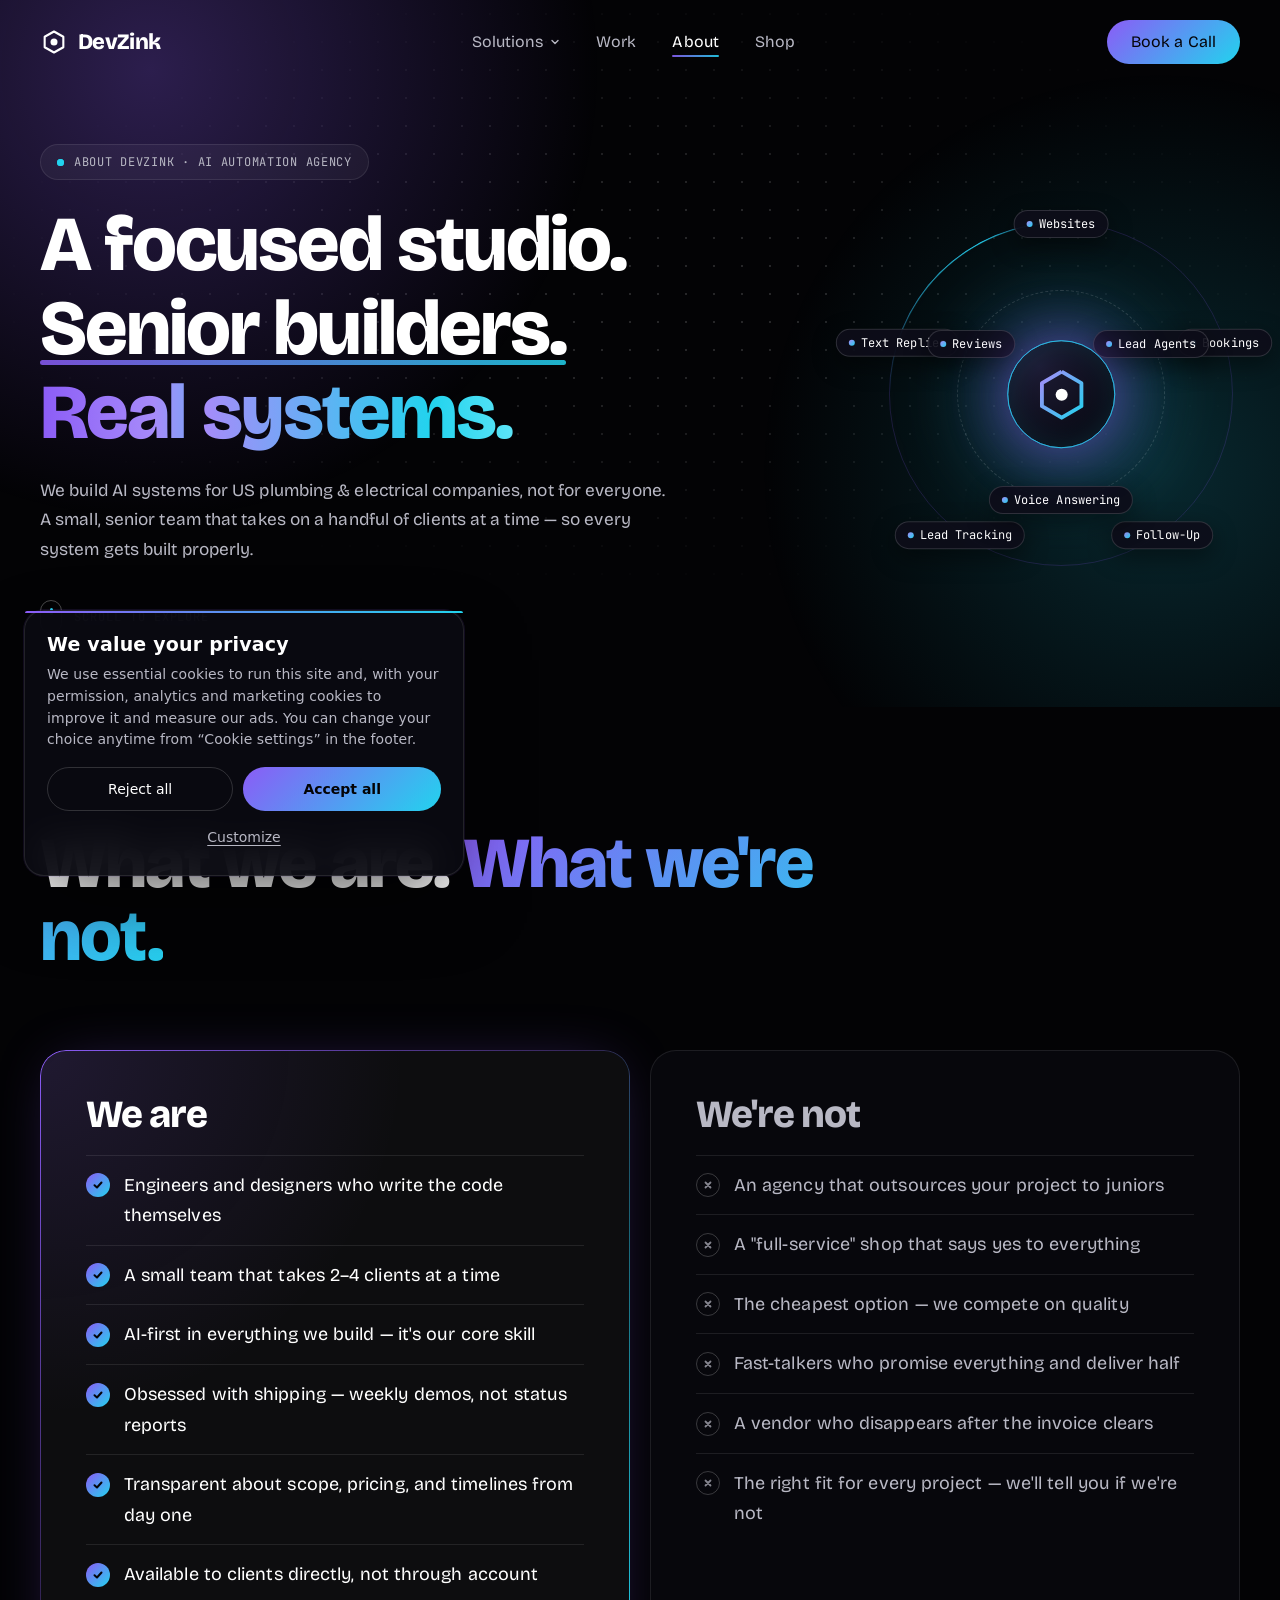
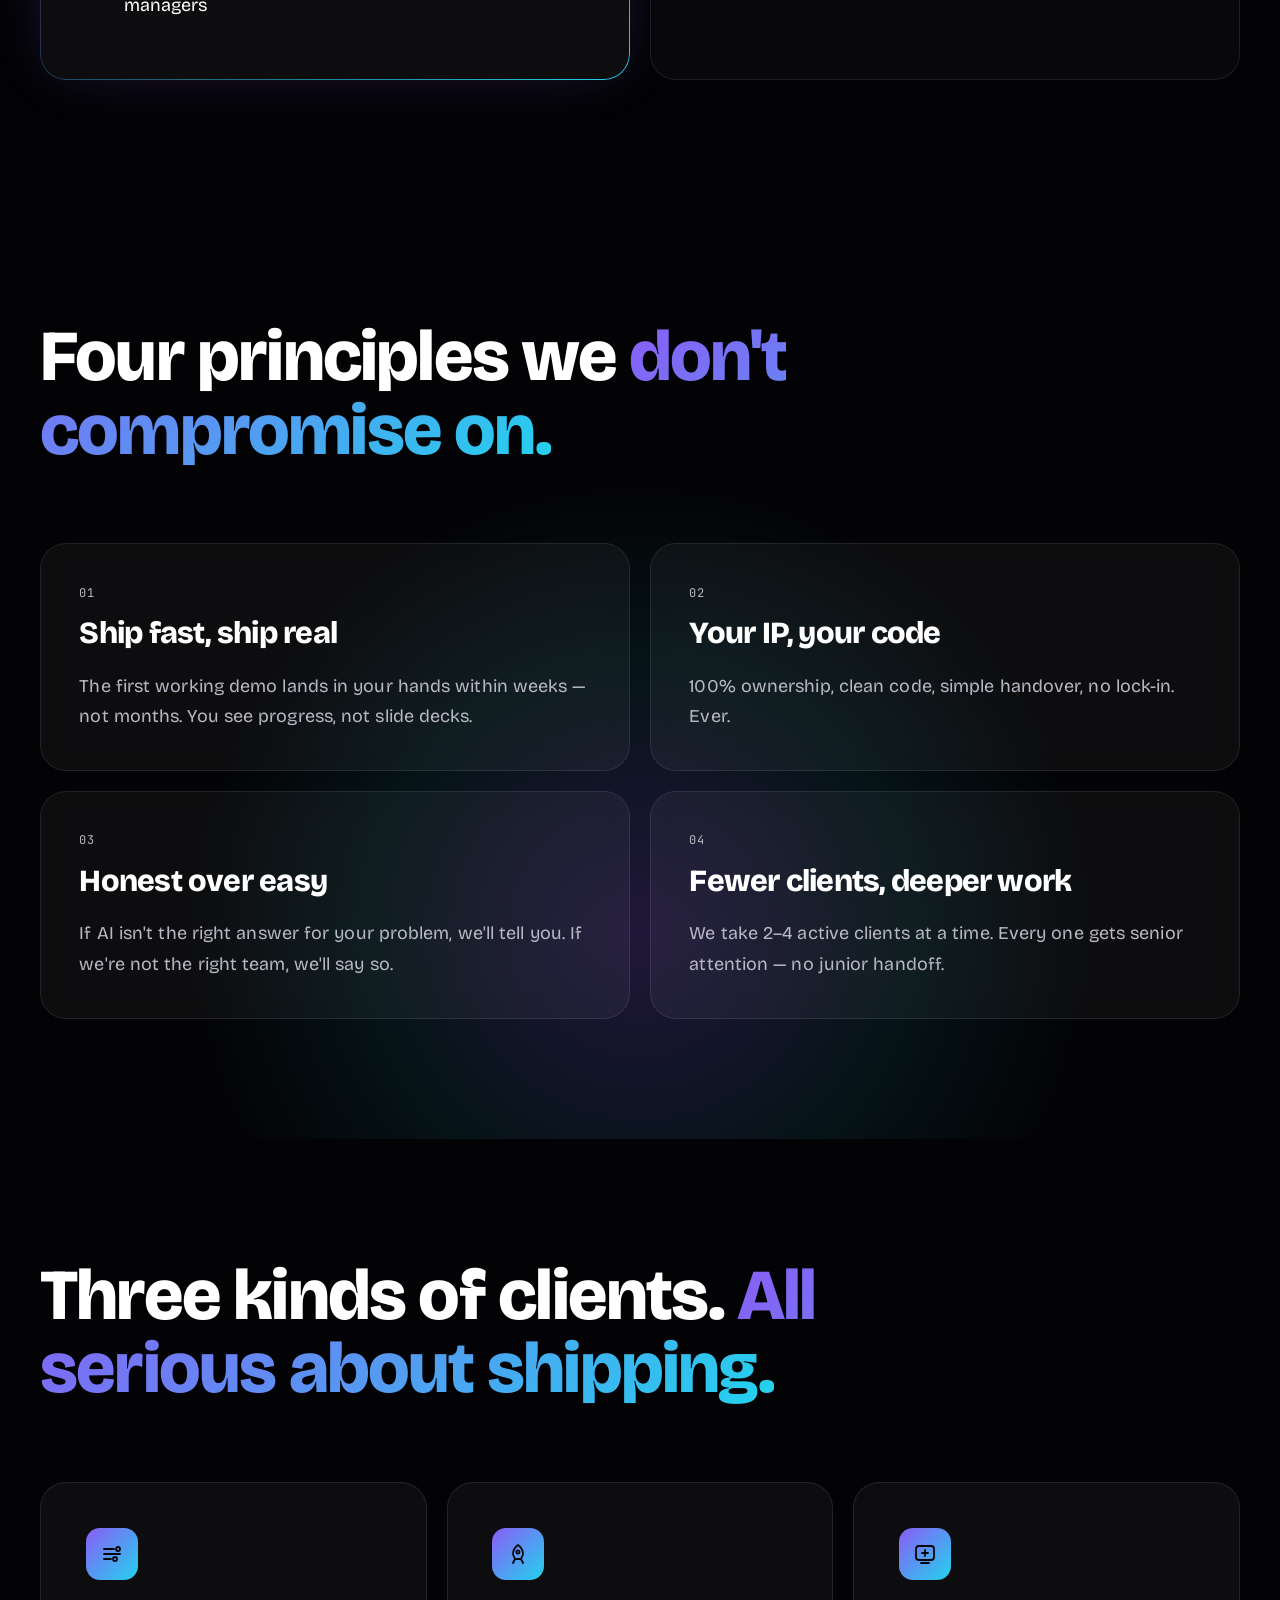
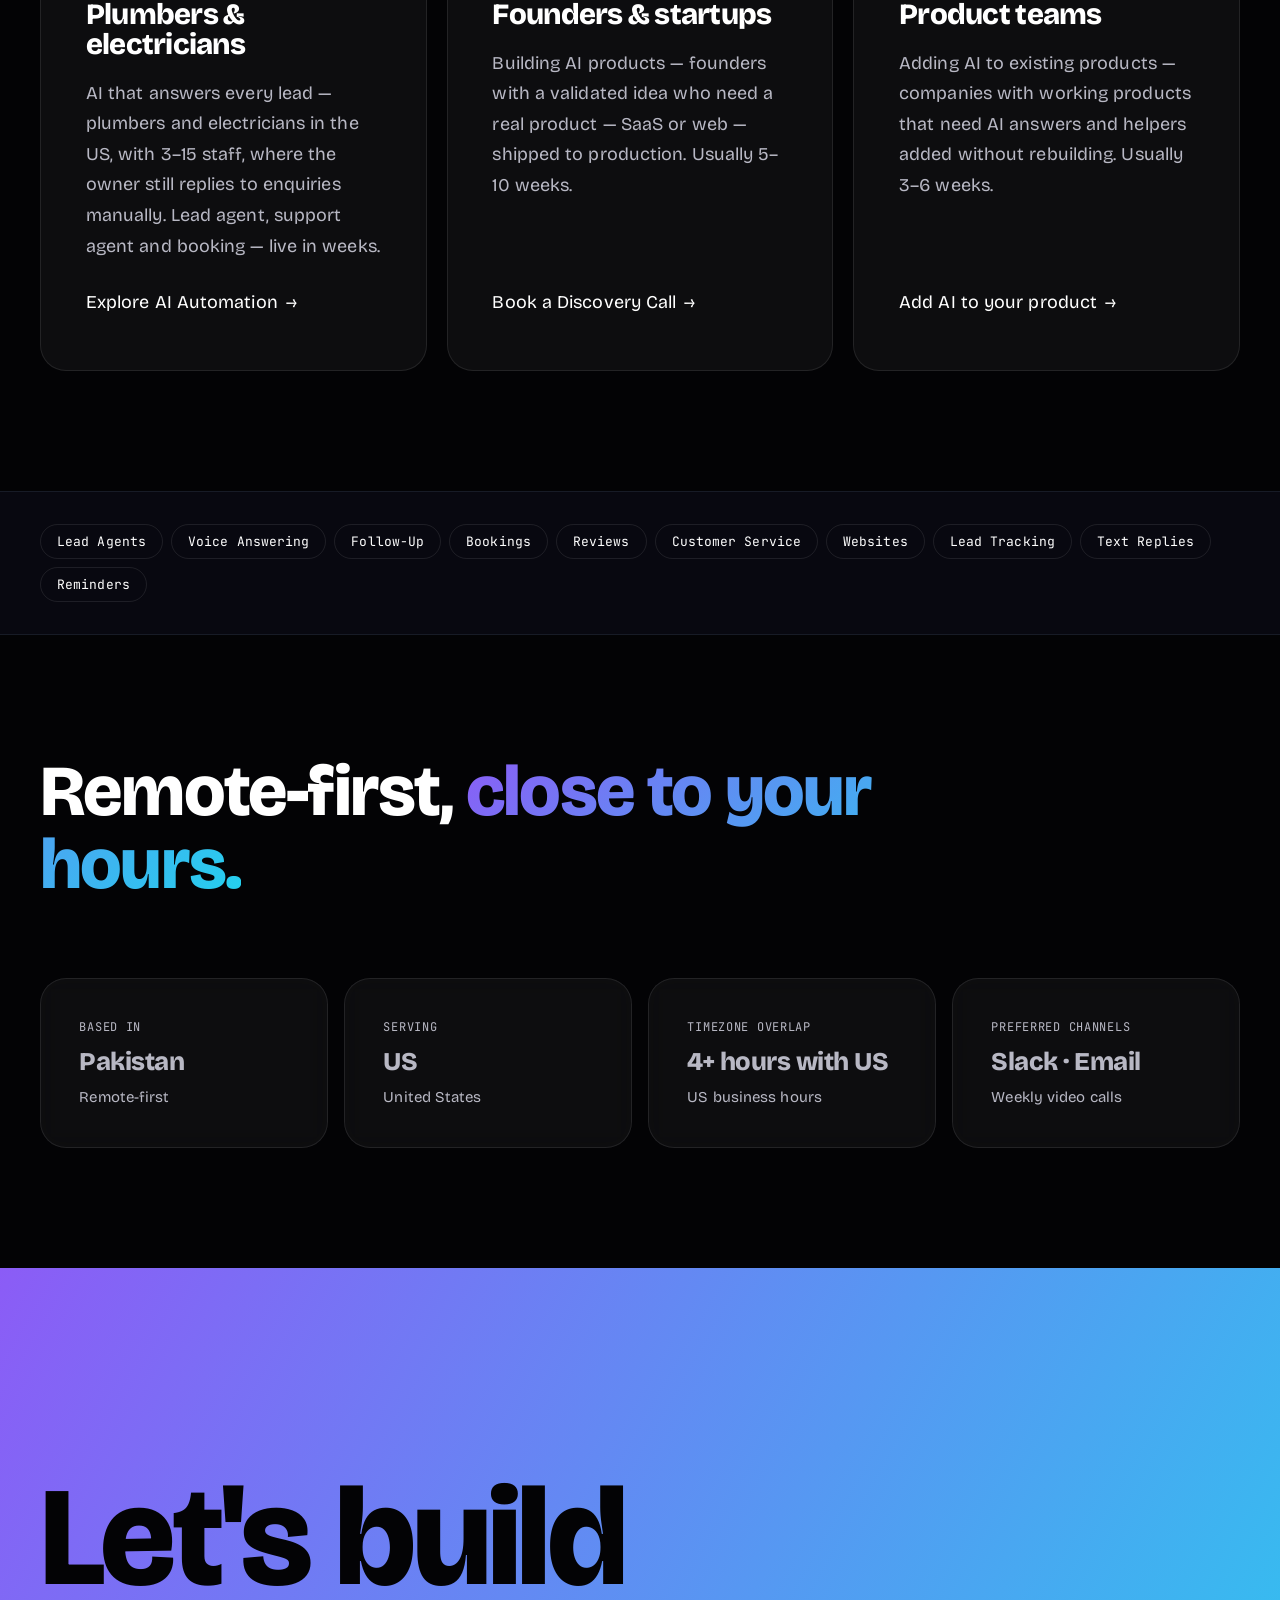
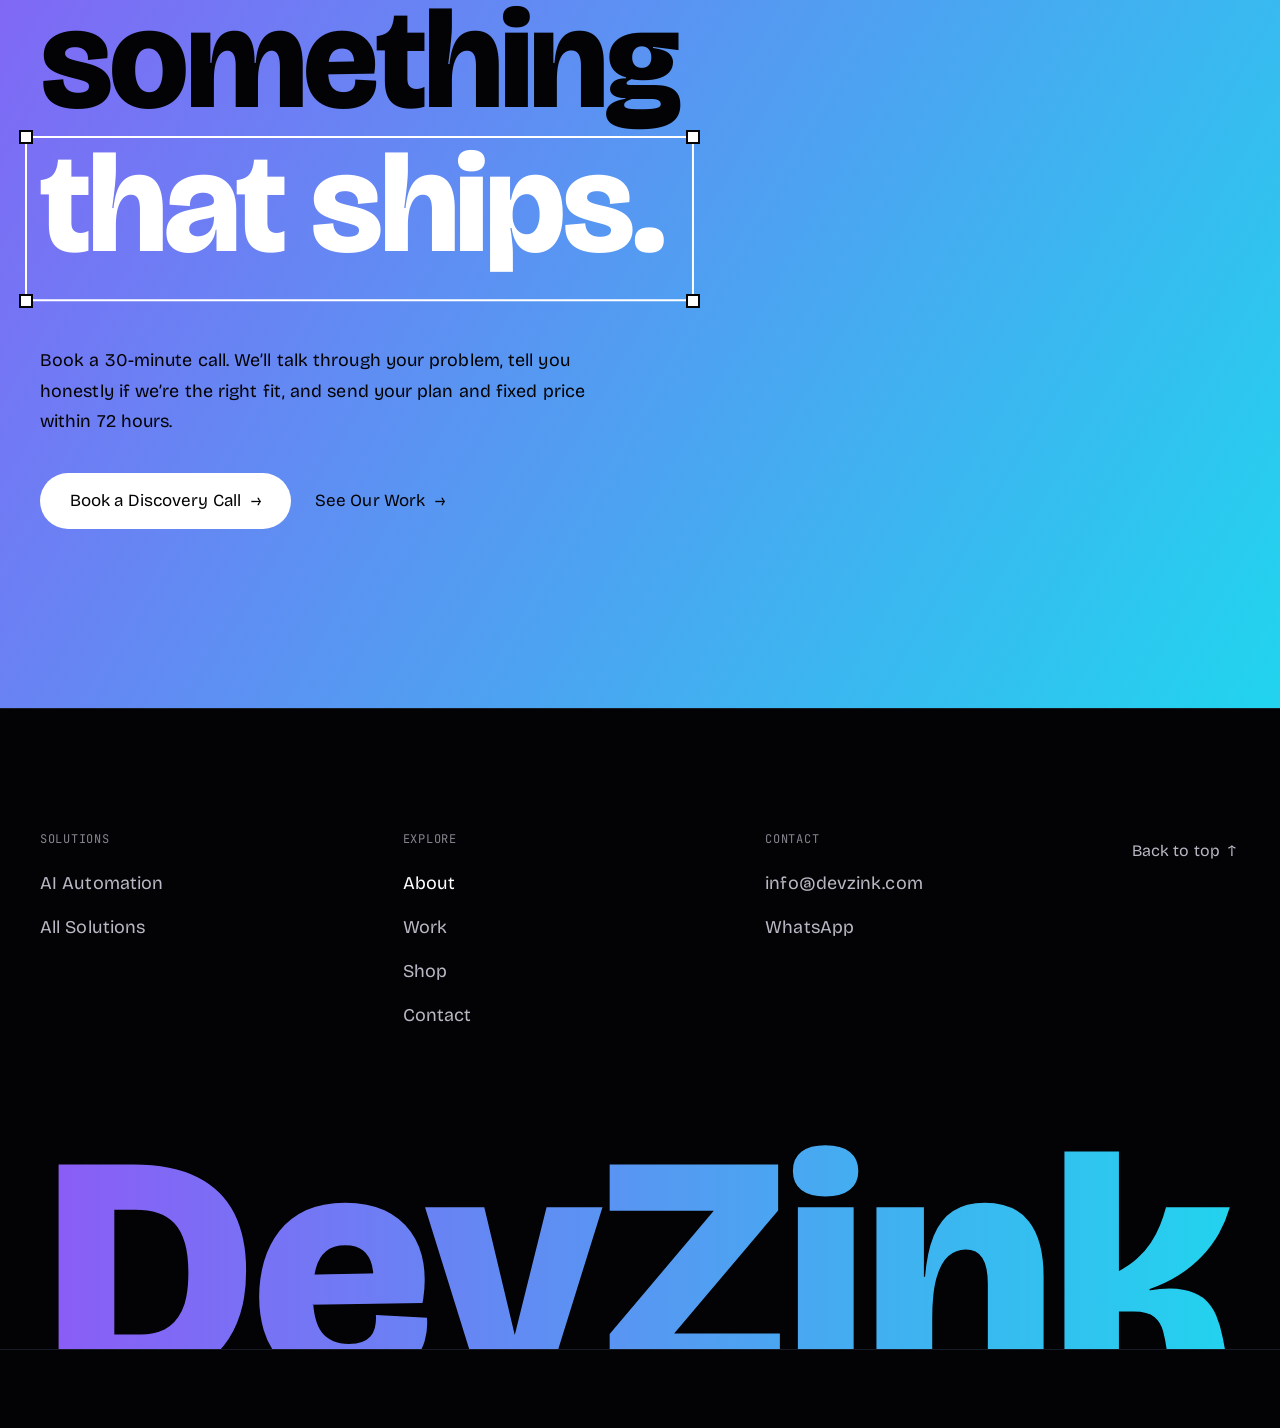
<file: about.html>
<!doctype html>
<html lang="en">
<head>
<meta charset="utf-8" />
<!-- consent:start -->
<script>window.dataLayer=window.dataLayer||[];function gtag(){dataLayer.push(arguments)}gtag("consent","default",{ad_storage:"denied",ad_user_data:"denied",ad_personalization:"denied",analytics_storage:"denied",functionality_storage:"granted",security_storage:"granted",wait_for_update:500});</script>
<!-- consent:end -->

<meta name="viewport" content="width=device-width, initial-scale=1" />
<title>About DevZink | AI Automation Agency</title>
<link rel="canonical" href="https://devzink.com/about" />
<link rel="icon" href="/favicon.ico" sizes="any" />
<link rel="icon" href="/favicon.svg" type="image/svg+xml" />
<link rel="icon" href="/favicon-48.png" sizes="48x48" type="image/png" />
<link rel="icon" href="/favicon-96.png" sizes="96x96" type="image/png" />
<link rel="icon" href="/favicon-192.png" sizes="192x192" type="image/png" />
<link rel="icon" href="/favicon-32.png" sizes="32x32" type="image/png" />
<link rel="apple-touch-icon" href="/apple-touch-icon.png" />
<link rel="manifest" href="/site.webmanifest" />
<meta name="theme-color" content="#05050A" />
<meta property="og:type" content="website" />
<meta property="og:site_name" content="DevZink" />
<meta property="og:title" content="About DevZink | AI Automation Agency" />
<meta property="og:description" content="DevZink is an AI automation agency building AI agents, AI websites and AI systems that work in production." />
<meta property="og:url" content="https://devzink.com/about" />
<meta property="og:image" content="https://devzink.com/og-image.png" />
<meta property="og:image:width" content="1200" />
<meta property="og:image:height" content="630" />
<meta name="twitter:card" content="summary_large_image" />
<meta name="twitter:title" content="About DevZink | AI Automation Agency" />
<meta name="twitter:description" content="DevZink is an AI automation agency building AI agents, AI websites and AI systems that work in production." />
<meta name="twitter:image" content="https://devzink.com/og-image.png" />
<meta name="description" content="DevZink is an AI automation agency building AI agents, AI websites and AI systems that work in production." />
<link rel="preload" href="fonts/bricolage-grotesque-800.woff2" as="font" type="font/woff2" crossorigin />
<link rel="preload" href="fonts/bricolage-grotesque-400.woff2" as="font" type="font/woff2" crossorigin />
<!-- seo:start -->
<meta name="keywords" content="AI automation agency, AI engineering studio, agentic AI engineers" />
<meta name="robots" content="index, follow, max-image-preview:large, max-snippet:-1, max-video-preview:-1" />
<meta name="author" content="DevZink" />
<meta property="og:locale" content="en_US" />
<meta property="og:image:alt" content="DevZink AI automation agency" />
<meta name="twitter:image:alt" content="DevZink AI automation agency" />
<link rel="alternate" hreflang="en" href="https://devzink.com/about" />
<link rel="alternate" hreflang="x-default" href="https://devzink.com/about" />
<script type="application/ld+json">{"@context": "https://schema.org", "@graph": [{"@type": "Organization", "@id": "https://devzink.com/#org", "name": "DevZink", "url": "https://devzink.com/", "logo": "https://devzink.com/logo-512.png", "image": "https://devzink.com/og-image.png", "email": "info@devzink.com", "telephone": "+923304613837", "description": "DevZink is an AI automation agency building AI agents, AI websites and AI integrations for US plumbing and electrical companies.", "areaServed": "US", "knowsAbout": ["AI automation", "AI agents", "Agentic AI", "n8n automation", "RAG customer service agents", "Lead generation automation", "AI Web Engineering"]}, {"@type": "WebSite", "@id": "https://devzink.com/#website", "url": "https://devzink.com/", "name": "DevZink", "publisher": {"@id": "https://devzink.com/#org"}}, {"@type": "AboutPage", "@id": "https://devzink.com/about#webpage", "url": "https://devzink.com/about", "name": "About DevZink | AI Automation Agency", "description": "DevZink is an AI automation agency building AI agents, AI websites and AI systems that work in production.", "isPartOf": {"@id": "https://devzink.com/#website"}, "about": {"@id": "https://devzink.com/#org"}, "inLanguage": "en"}, {"@type": "BreadcrumbList", "itemListElement": [{"@type": "ListItem", "position": 1, "name": "Home", "item": "https://devzink.com/"}, {"@type": "ListItem", "position": 2, "name": "About", "item": "https://devzink.com/about"}]}]}</script>
<!-- seo:end -->
<style>
/* ===== Fonts ===== */
@font-face{font-family:"Bricolage Grotesque";src:url(fonts/bricolage-grotesque-800.woff2) format("woff2");font-weight:800;font-display:swap}
@font-face{font-family:"Bricolage Grotesque";src:url(fonts/bricolage-grotesque-400.woff2) format("woff2");font-weight:400;font-display:swap}
@font-face{font-family:"JetBrains Mono";src:url(jetbrains-mono.woff2) format("woff2");font-weight:400;font-display:swap}

/* ===== Tokens ===== */
:root{
  --bg:#030305;--bg-2:#080810;--bg-3:#0C0C16;--border:#171B26;
  --text:#FFF;--muted:#B8B8C4;--dim:#85858F;
  --violet:#8B5CF6;--cyan:#22D3EE;
  --grad:linear-gradient(135deg,#8B5CF6,#22D3EE);
  --glass:linear-gradient(rgba(255,255,255,.045),rgba(255,255,255,.045)) transparent;--glass-b:rgba(255,255,255,.09);
  --ease:cubic-bezier(.22,1,.36,1);
  --max:1280px;--gut:clamp(20px,4vw,40px);
  --f-head:"Bricolage Grotesque",system-ui,sans-serif;
  --f-body:"Bricolage Grotesque",system-ui,sans-serif;
  --f-mono:"JetBrains Mono",ui-monospace,monospace;
  --r:26px;--tap:44px;
}

/* animatable custom properties (fallbacks under .no-atprop) */
@property --angle{syntax:"<angle>";inherits:false;initial-value:0deg}

/* ===== Base ===== */
*,*::before,*::after{box-sizing:border-box;margin:0;padding:0}
html{-webkit-text-size-adjust:100%;scroll-padding-top:88px}
@media (prefers-reduced-motion:no-preference){html{scroll-behavior:smooth}}
body{background:var(--bg);color:var(--text);font:400 17px/1.7 var(--f-body);letter-spacing:.005em;-webkit-font-smoothing:antialiased;overflow-x:hidden}
@media (min-width:768px){body{font-size:18px}}
p{max-width:62ch}
img,svg{display:block;max-width:100%}
a{color:inherit;text-decoration:none}
ul{list-style:none}
:focus-visible{outline:2px solid var(--cyan);outline-offset:3px;box-shadow:0 0 0 6px rgba(34,211,238,.18)}
a:not(.btn):focus-visible{border-radius:6px}
h1,h2,h3{font-family:var(--f-head);font-weight:800;letter-spacing:-.025em;line-height:1.02}
.wrap{max-width:var(--max);margin:0 auto;padding:0 var(--gut)}
.mono{font-family:var(--f-mono);font-size:13px;letter-spacing:.06em;text-transform:uppercase}
.gtext{background:var(--grad);-webkit-background-clip:text;background-clip:text;color:#A78BFA;-webkit-text-fill-color:transparent}
.skip{position:absolute;left:-999px;top:8px;z-index:100;background:var(--text);color:var(--bg);padding:10px 16px;border-radius:99px}
.skip:focus{left:8px}

/* ===== Buttons ===== */
.btn{display:inline-flex;align-items:center;gap:10px;min-height:var(--tap);padding:0 24px;border-radius:99px;font:500 16px/1 var(--f-body);transition:transform .4s var(--ease),background-color .3s,border-color .3s;white-space:nowrap}
.btn--grad{position:relative;isolation:isolate;background:#8B5CF6 var(--grad);background-color:#8B5CF6;color:#05050A;transition:transform .4s var(--ease),box-shadow .4s var(--ease)}
.btn--grad::before{content:"";position:absolute;inset:-3px;z-index:-1;border-radius:inherit;padding:2px;background:linear-gradient(90deg,#8B5CF6,#22D3EE,#F5F3FF,#22D3EE,#8B5CF6) 0 50%/300% 100%;-webkit-mask:linear-gradient(#000 0 0) content-box,linear-gradient(#000 0 0);-webkit-mask-composite:xor;mask:linear-gradient(#000 0 0) content-box exclude,linear-gradient(#000 0 0);opacity:0;transition:opacity .35s var(--ease);animation:ringFlow 2.4s linear infinite;animation-play-state:paused;pointer-events:none}
.btn--grad:hover::before,.btn--grad:focus-visible::before{opacity:1;animation-play-state:running}
.btn--grad:hover{box-shadow:0 10px 36px rgba(139,92,246,.38),0 0 24px rgba(34,211,238,.22)}
@keyframes ringFlow{to{background-position:300% 50%}}
.btn--glass{background:var(--glass);border:1px solid var(--glass-b);color:var(--text);-webkit-backdrop-filter:blur(12px);backdrop-filter:blur(12px)}
.btn--glass:hover{background:linear-gradient(rgba(255,255,255,.08),rgba(255,255,255,.08)) transparent;border-color:rgba(255,255,255,.18)}
.btn:hover{transform:translateY(-2px)}
.btn--lg{min-height:56px;padding:0 30px;font-size:17px}
.arrow{display:inline-block;transition:transform .25s ease}
.btn:hover .arrow,a:hover>.arrow,.btn:focus-visible .arrow{transform:translateX(5px)}
.btn:hover .arrow--up{transform:translateY(-4px)}
.btn:hover .arrow--out{transform:translate(3px,-3px)}

/* ===== Progress + Nav ===== */
.progress{position:fixed;inset:0 0 auto;height:1.5px;background:rgba(255,255,255,.22);transform:scaleX(0);transform-origin:0 50%;z-index:60}
@media (max-width:760px){.progress{display:none}}
.nav{position:fixed;inset:0 0 auto;z-index:50;transition:padding .5s var(--ease)}
.nav__bar{display:flex;align-items:center;justify-content:space-between;gap:24px;height:84px;transition:height .5s var(--ease)}
.nav::before{content:"";position:absolute;inset:0;background:rgba(8,8,16,.72);border-bottom:1px solid var(--glass-b);-webkit-backdrop-filter:saturate(1.4) blur(14px);backdrop-filter:saturate(1.4) blur(14px);opacity:0;transition:opacity .4s var(--ease)}
.nav.scrolled::before{opacity:1}
.nav.scrolled .nav__bar{height:56px}
.nav.scrolled .logo{transform:scale(.88);transform-origin:left center}
.logo{position:relative;display:flex;align-items:center;gap:10px;font:800 22px/1 var(--f-head);letter-spacing:-.03em;min-height:var(--tap);transition:transform .5s var(--ease)}
.logo svg{width:28px;height:28px}
.nav__links{position:relative;display:flex;gap:4px}
.nav__links a{display:flex;align-items:center;min-height:var(--tap);padding:0 16px;color:var(--muted);font-weight:500;font-size:16px;border-radius:99px;transition:color .3s}
.nav__links a:hover{color:var(--text)}
/* current page: white label + subtle gradient underline */
.nav__links>a[aria-current="page"]{position:relative;color:var(--text)}
.nav__links>a[aria-current="page"]::after{content:"";position:absolute;left:16px;right:16px;bottom:7px;height:2px;border-radius:2px;background:var(--grad);opacity:.9}
.nav__end{position:relative;display:flex;align-items:center;gap:8px}
.menu-btn{display:none;position:relative;width:var(--tap);height:var(--tap);border-radius:50%;background:var(--glass);border:1px solid var(--glass-b);color:var(--text);cursor:pointer}
.menu-btn i{position:absolute;left:50%;top:50%;width:18px;height:1.5px;margin:-.75px 0 0 -9px;border-radius:2px;background:currentColor;transition:transform .5s var(--ease)}
.menu-btn i:first-child{transform:translateY(-3.5px)}
.menu-btn i:last-child{transform:translateY(3.5px)}
.nav.open .menu-btn i:first-child{transform:rotate(45deg)}
.nav.open .menu-btn i:last-child{transform:rotate(-45deg)}

/* services dropdown */
.dd{position:relative}
.dd__btn{display:flex;align-items:center;gap:7px;min-height:var(--tap);padding:0 16px;border:0;border-radius:99px;background:none;color:var(--muted);font:500 16px/1 var(--f-body);cursor:pointer;transition:color .3s}
.dd__btn svg{width:10px;height:10px;transition:transform .45s var(--ease)}
.dd__panel{position:absolute;top:100%;left:-12px;width:min(460px,90vw);padding-top:10px;opacity:0;visibility:hidden;transform:translateY(10px) scale(.98);transform-origin:15% 0;transition:opacity .3s var(--ease),transform .45s var(--ease),visibility 0s .45s}
.dd__in{padding:8px;border-radius:22px;background:#0C0C16;border:1px solid var(--glass-b);box-shadow:0 30px 80px rgba(0,0,0,.55)}
.dd__list li{opacity:0;transform:translateY(6px);transition:opacity .3s var(--ease),transform .45s var(--ease)}
.dd .dd__list a{display:grid;gap:4px;min-height:var(--tap);padding:12px 14px;border-radius:14px;color:var(--text);font-size:16px;transition:background-color .3s}
.dd .dd__list a:hover,.dd .dd__list a:focus-visible{background:rgba(255,255,255,.06)}
.dd__list b{display:flex;align-items:center;gap:10px;font:500 16px/1.25 var(--f-body)}
.dd__list b::before{content:"";flex:none;width:6px;height:6px;border-radius:50%;background:var(--grad)}
.dd__list b+span{padding-left:16px;color:var(--muted);font-size:13px;line-height:1.4}
.dd__tag{flex:none;padding:2px 8px;border:1px solid var(--glass-b);border-radius:99px;color:var(--muted);font-size:10px;font-weight:600;letter-spacing:.08em;text-transform:uppercase}
.dd .dd__list a.dd__all{display:flex;align-items:center;justify-content:space-between;margin-top:4px;padding:0 14px;border-top:1px solid var(--glass-b);border-radius:0 0 14px 14px;color:var(--cyan);font-size:15px}
.dd:is(:hover,:focus-within,.open):not(.hush) .dd__btn{color:var(--text)}
.dd:is(:hover,:focus-within,.open):not(.hush) .dd__btn svg{transform:rotate(180deg)}
.dd:is(:hover,:focus-within,.open):not(.hush) .dd__panel{opacity:1;visibility:visible;transform:none;transition-delay:0s}
.dd:is(:hover,:focus-within,.open):not(.hush) .dd__list li{opacity:1;transform:none;transition-delay:calc(.05s + var(--i) * .04s)}

/* mobile full-screen menu */
.mmenu{position:fixed;inset:0;z-index:49;display:flex;flex-direction:column;padding:96px var(--gut) 32px;overflow-y:auto;background:radial-gradient(600px circle at 0 0,rgba(139,92,246,.22),transparent 60%),radial-gradient(500px circle at 100% 100%,rgba(34,211,238,.14),transparent 60%),#030305;clip-path:circle(0 at calc(100% - 44px) 42px);visibility:hidden;transition:clip-path .7s cubic-bezier(.76,0,.24,1),visibility 0s .7s}
.menu-open{overflow:hidden}
.menu-open .mmenu{clip-path:circle(150% at calc(100% - 44px) 42px);visibility:visible;transition-delay:0s}
.mmenu__list>li{padding:6px 0;border-bottom:1px solid var(--border);opacity:0;transform:translateY(28px);transition:opacity .4s var(--ease),transform .6s var(--ease)}
.menu-open .mmenu__list>li{opacity:1;transform:none;transition-delay:calc(.18s + var(--i) * .07s)}
.mmenu__big{display:flex;align-items:center;justify-content:space-between;min-height:60px;font:800 clamp(36px,10vw,52px)/1 var(--f-head);letter-spacing:-.03em}
.mmenu__sub{margin:0 0 10px}
.mmenu__sub a{display:flex;align-items:center;gap:10px;min-height:48px;color:var(--muted);font-size:16px}
.mmenu__sub a::before{content:"";flex:none;width:6px;height:6px;border-radius:50%;background:var(--grad)}
.mmenu__cta{margin-top:28px}
.mmenu__list>li.mmenu__cta{border:0}
@media (min-width:861px){.mmenu{display:none}}

/* preloader */
.pre{display:none}
.is-loading{overflow:hidden}
.is-loading .pre{position:fixed;inset:0;z-index:300;display:grid;place-items:center;background:#030305;transition:transform .9s cubic-bezier(.76,0,.24,1)}
.pre.done{transform:translateY(-100%)}
.pre__in{display:grid;justify-items:center;gap:22px;transition:opacity .4s var(--ease),transform .6s var(--ease)}
.pre.done .pre__in{opacity:0;transform:translateY(-30px)}
.pre__mark{width:64px;height:64px;overflow:visible;filter:drop-shadow(0 0 18px rgba(139,92,246,.55))}
.pre__mark path{stroke-dasharray:1;stroke-dashoffset:1;animation:draw 1.1s var(--ease) .1s forwards}
.pre__mark circle{opacity:0;transform-box:fill-box;transform-origin:center;transform:scale(.4);animation:popIn .5s var(--ease) .7s forwards}
@keyframes draw{to{stroke-dashoffset:0}}
@keyframes popIn{to{opacity:1;transform:none}}
.pre__bar{width:180px;height:2px;border-radius:2px;background:rgba(255,255,255,.08);overflow:hidden}
.pre__bar i{display:block;height:100%;background:var(--grad);transform:scaleX(0);transform-origin:0 50%}
.pre__pct{color:var(--dim);font-variant-numeric:tabular-nums;min-width:5ch;text-align:center}
.is-loading .hero,.is-loading .hero *{animation-play-state:paused!important}
.is-loading .hero [data-reveal]{opacity:0!important;transform:translateY(28px)!important}

/* page transitions */
.curtain{position:fixed;inset:0;z-index:250;pointer-events:none;background:linear-gradient(to top,#8B5CF6,#22D3EE);transform:translateY(100%);visibility:hidden}
.curtain.cover{visibility:visible;transform:none;transition:transform .45s cubic-bezier(.76,0,.24,1)}
.curtain-in .curtain{visibility:visible;transform:none}
.curtain.away{visibility:visible;transform:translateY(-100%);transition:transform .6s cubic-bezier(.76,0,.24,1)}
@media (prefers-reduced-motion:no-preference){
  @view-transition{navigation:auto}
  ::view-transition-old(root){animation:vtOut .4s cubic-bezier(.76,0,.24,1) both}
  ::view-transition-new(root){animation:vtIn .55s var(--ease) .1s both}
}
@keyframes vtOut{to{opacity:0;transform:translateY(-32px)}}
@keyframes vtIn{from{opacity:0;transform:translateY(32px)}}

/* ===== Hero (inner page) ===== */
.hero{position:relative;overflow:hidden;min-height:60vh;min-height:60svh;display:flex;flex-direction:column;justify-content:center;padding:clamp(120px,16vh,160px) 0 clamp(48px,7vh,80px);isolation:isolate}
.hero__bg{position:absolute;inset:0;z-index:-1;pointer-events:none}
.dots{position:absolute;inset:0;background:radial-gradient(rgba(255,255,255,.14) 1px,transparent 1.2px) 0 0/28px 28px;-webkit-mask:radial-gradient(ellipse 70% 60% at 50% 40%,#000 20%,transparent 75%);mask:radial-gradient(ellipse 70% 60% at 50% 40%,#000 20%,transparent 75%)}
.glow{position:absolute;border-radius:50%;will-change:transform}
.glow--v{width:900px;height:900px;left:-300px;top:-380px;background:radial-gradient(closest-side,rgba(139,92,246,.30),transparent);animation:driftA 22s var(--ease) infinite alternate}
.glow--c{width:800px;height:800px;right:-280px;top:10%;background:radial-gradient(closest-side,rgba(34,211,238,.18),transparent);animation:driftB 26s var(--ease) infinite alternate}
@keyframes driftA{to{transform:translate(140px,90px) scale(1.1)}}
@keyframes driftB{to{transform:translate(-120px,70px) scale(.92)}}
.hero__text{container-type:inline-size;min-width:0;max-width:1000px}
.pill{display:inline-flex;align-items:center;gap:10px;min-height:36px;padding:0 16px;border-radius:99px;background:var(--glass);border:1px solid var(--glass-b);color:var(--muted);font-size:12px}
.pulse{position:relative;width:7px;height:7px;border-radius:50%;background:var(--cyan);flex:none}
.pulse::after{content:"";position:absolute;inset:0;border-radius:50%;background:var(--cyan);animation:pulse 2s var(--ease) infinite}
@keyframes pulse{to{transform:scale(3.2);opacity:0}}
.hero h1{font-size:clamp(38px,6vw,88px);font-size:clamp(34px,10cqi,96px);line-height:1.04;margin:22px 0}
.line{display:block;overflow:hidden;padding:.04em 0 .1em;margin-bottom:-.1em;white-space:nowrap}
.line>span{display:inline-block;transform:translateY(110%);animation:lineUp 1.1s var(--ease) forwards;animation-delay:calc(.15s + var(--i,0) * .12s)}
@keyframes lineUp{to{transform:none}}
.hl{display:inline-block;white-space:nowrap;padding-right:.04em;background:linear-gradient(90deg,#8B5CF6,#A78BFA 35%,#22D3EE 75%,#67E8F9) 0 50%/140% 100%;-webkit-background-clip:text;background-clip:text;color:#A78BFA;-webkit-text-fill-color:transparent;animation:hlShift 7s ease-in-out infinite alternate}
@keyframes hlShift{to{background-position:100% 50%}}
@media (max-width:980px){.line{white-space:normal}}
.hero__sub{max-width:640px;color:var(--muted);font-size:clamp(17px,1.35vw,19px)}
.cta{display:flex;flex-wrap:wrap;align-items:center;gap:12px 20px;margin-top:36px}
.hero .cta{margin-top:32px}
.fade-up{opacity:0;transform:translateY(16px);animation:fadeUp 1s var(--ease) forwards;animation-delay:var(--d,.6s)}
@keyframes fadeUp{to{opacity:1;transform:none}}
.glass{background:var(--glass);border:1px solid var(--glass-b);-webkit-backdrop-filter:blur(12px);backdrop-filter:blur(12px)}

/* ===== Sections ===== */
.sec{padding:120px 0;position:relative}
.sec__head{display:grid;gap:22px;max-width:900px;margin-bottom:clamp(48px,6vw,80px)}
.eyebrow{color:var(--dim);display:flex;align-items:center;gap:12px}
.eyebrow::before{content:"";flex:none;align-self:center;width:28px;height:1px;background:var(--grad)}
/* no stray boxes in section heads: empty reveal masks or pseudo-elements never render */
.rv-m:empty,.rv-in:empty,.sec__head>:empty{display:none}
.rv-m::before,.rv-m::after,.rv-in::before,.rv-in::after,.sec__head h2::before,.sec__head h2::after{content:none}
.sec h2{font-size:clamp(40px,5.6vw,84px)}
.sec__sub{color:var(--muted);max-width:62ch}
@media (max-width:760px){.sec{padding:80px 0}}

/* reveal */
.js [data-reveal]{opacity:0;transform:translateY(28px);transition:opacity 1s var(--ease),transform 1s var(--ease);transition-delay:var(--d,0s)}
.js [data-reveal].in,.js [data-reveal].rv-group{opacity:1;transform:none}
.js [data-reveal].rv-self{transform:translateY(12px);filter:blur(6px);transition:opacity .8s var(--ease),transform .8s var(--ease),filter .8s var(--ease)}
.js [data-reveal].rv-self.in{transform:none;filter:none}
.js .rv{opacity:0;transform:translateY(12px);filter:blur(6px);transition:opacity .8s var(--ease),transform .8s var(--ease),filter .8s var(--ease);transition-delay:calc(var(--d,0s) + var(--rv,0) * 60ms)}
.js .in .rv{opacity:1;transform:none;filter:none}
.rv-m{display:block;overflow:hidden;padding:.04em 0 .16em;margin:-.04em 0 -.16em}
.js .rv-in{display:block;transform:translateY(108%);transition:transform 1.05s var(--ease);transition-delay:calc(var(--d,0s) + var(--rv,0) * 60ms)}
.js .in .rv-in{transform:none}

/* ===== Panels (client cards) ===== */
.panels{display:grid;grid-template-columns:1fr 1fr;gap:20px}
/* one stretched link per card; hover = lift, rotating ring, soft spotlight */
.panel{position:relative;overflow:hidden;isolation:isolate;cursor:pointer;display:flex;flex-direction:column;gap:24px;padding:clamp(28px,3.5vw,48px);border-radius:var(--r);background:var(--glass);border:1px solid var(--glass-b)}
.panel::before{content:"";position:absolute;inset:0;z-index:2;border-radius:inherit;padding:1.5px;background:conic-gradient(from var(--angle),rgba(139,92,246,.28),#8B5CF6 18%,#22D3EE 34%,rgba(34,211,238,.28) 52%,rgba(139,92,246,.28) 70%,#A78BFA 86%,rgba(139,92,246,.28));-webkit-mask:linear-gradient(#000 0 0) content-box,linear-gradient(#000 0 0);-webkit-mask-composite:xor;mask:linear-gradient(#000 0 0) content-box exclude,linear-gradient(#000 0 0);opacity:0;transition:opacity .4s var(--ease);pointer-events:none;animation:ringSpin 6s linear infinite paused}
.no-atprop .panel::before{background:linear-gradient(90deg,#8B5CF6,#22D3EE,rgba(139,92,246,.3),#8B5CF6,#22D3EE) 0 0/300% 100%;animation-name:ringPan}
@keyframes ringSpin{to{--angle:360deg}}
@keyframes ringPan{to{background-position:300% 0}}
.panel::after{content:"";position:absolute;inset:0;z-index:-1;border-radius:inherit;background:radial-gradient(640px circle at var(--mx,50%) var(--my,0%),rgba(139,92,246,.09),rgba(34,211,238,.035) 45%,transparent 75%);opacity:0;transition:opacity .4s var(--ease);pointer-events:none}
.panel__icon{width:52px;height:52px;border-radius:14px;display:grid;place-items:center;background:var(--grad);color:#05050A}
.panel .panel__icon{transition:transform .4s var(--ease)}
.panel h3{font-size:clamp(30px,3vw,44px)}
.panel__title{display:block;background:linear-gradient(90deg,var(--text) 0 50%,#A78BFA 78%,#22D3EE) 0 0/200% 100%;-webkit-background-clip:text;background-clip:text;-webkit-text-fill-color:transparent;transition:background-position .4s var(--ease)}
.panel__lead{color:var(--muted);margin-top:-2px}
.panel .textlink .arrow{transition:transform .4s var(--ease)}
.panel .textlink::after{content:"";position:absolute;inset:0;z-index:3;border-radius:inherit}
.panel .textlink:focus-visible{outline:none;box-shadow:none}
.panel:has(.textlink:focus-visible){outline:2px solid var(--cyan);outline-offset:4px;box-shadow:0 0 0 8px rgba(34,211,238,.18)}
.panel:hover .textlink{border-color:var(--cyan)}
.js .panel.fx{transition:transform .4s var(--ease),opacity .4s var(--ease)}
@media (hover:hover){
  .js .panel.fx:hover{transform:translateY(-4px)}
  .panel:hover::before{opacity:1;animation-play-state:running}
  .panel:hover::after{opacity:1}
  .panel:hover .panel__icon{transform:translateY(-3px)}
  .panel:hover .textlink .arrow{transform:translateX(4px)}
  .panel:hover .panel__title{background-position:100% 0}
}
@media (prefers-reduced-motion:reduce){
  .panel::before{animation:none!important}
  .js .panel.fx:hover,.panel:hover .panel__icon,.panel:hover .textlink .arrow{transform:none}
}
.tags{display:flex;flex-wrap:wrap;gap:8px}
.tags li{padding:7px 12px;border-radius:99px;border:1px solid var(--glass-b);color:var(--muted);font:400 12px/1 var(--f-mono)}
.textlink{display:inline-flex;align-items:center;gap:8px;min-height:var(--tap);margin-top:auto;font-weight:500;align-self:flex-start;border-bottom:1px solid transparent;transition:border-color .3s}
.textlink:hover{border-color:var(--cyan)}

/* ===== Studio / principles ===== */
.sec--glow{overflow:hidden;isolation:isolate}
.sec--glow::before{content:"";position:absolute;z-index:-1;width:900px;height:900px;left:50%;top:30%;transform:translateX(-50%);border-radius:50%;background:radial-gradient(closest-side,rgba(139,92,246,.22),rgba(34,211,238,.08) 60%,transparent);pointer-events:none}
.princ{display:grid;grid-template-columns:1fr 1fr;gap:20px}
.pr{display:grid;gap:14px;align-content:start;padding:clamp(28px,3vw,44px);border-radius:var(--r)}
.pr__n{color:var(--dim);font-size:12px}
.pr h3{font-size:clamp(26px,2.4vw,36px);line-height:1.02;margin-bottom:8px}
.pr p{color:var(--muted)}

/* ===== About-page blocks ===== */
/* straight talk: we are / we're not */
.x-vs{display:grid;grid-template-columns:1fr 1fr;gap:20px;align-items:stretch}
.x-side{position:relative;isolation:isolate;display:grid;gap:20px;align-content:start;padding:clamp(28px,3.5vw,48px);border-radius:var(--r);border:1px solid var(--glass-b)}
.x-side h3{font-size:clamp(30px,3vw,44px)}
.x-side--is{border-color:transparent;background:radial-gradient(520px circle at 0 0,rgba(139,92,246,.14),transparent 70%),var(--glass);box-shadow:0 0 60px -20px rgba(139,92,246,.35)}
.x-side--is::after{content:"";position:absolute;inset:-1px;z-index:1;border-radius:inherit;padding:1px;background:linear-gradient(135deg,#8B5CF6,rgba(139,92,246,.3) 45%,rgba(34,211,238,.3) 55%,#22D3EE);-webkit-mask:linear-gradient(#000 0 0) content-box,linear-gradient(#000 0 0);-webkit-mask-composite:xor;mask:linear-gradient(#000 0 0) content-box exclude,linear-gradient(#000 0 0);pointer-events:none}
.x-side--not{background:#07070C}
.x-side--not h3{color:var(--muted)}
.x-list li{display:flex;gap:14px;align-items:flex-start;padding:14px 0;border-top:1px solid var(--glass-b)}
.x-side--not .x-list li{color:var(--muted)}
.x-ico{flex:none;display:grid;place-items:center;width:24px;height:24px;margin-top:.2em;border-radius:50%}
.x-ico svg{width:12px;height:12px}
.x-side--is .x-ico{background:var(--grad);color:#05050A}
.x-side--not .x-ico{border:1px solid rgba(255,255,255,.2);color:var(--dim)}
/* three client panels */
.x-panels3{grid-template-columns:repeat(3,minmax(0,1fr))}
.x-panels3 .panel{gap:20px}
.x-panels3 .panel h3{font-size:clamp(26px,2.3vw,34px)}
/* capabilities strip */
.x-strip{background:var(--bg-2);border-block:1px solid var(--border)}
.x-strip__in{display:flex;align-items:center;gap:20px 40px;padding-block:32px}
.x-strip .eyebrow{flex:none}
.x-strip .tags li{padding:10px 16px;font-size:13px;color:var(--text)}
/* studio facts: glass tiles */
.x-facts{display:grid;grid-template-columns:repeat(4,minmax(0,1fr));gap:16px}
.x-facts .pr{gap:10px}
.x-fact{font:800 clamp(22px,2vw,28px)/1.12 var(--f-head);letter-spacing:-.02em;color:var(--text)}
.x-facts .pr p.x-fact__s{font-size:15px;line-height:1.5}

/* ===== Final CTA ===== */
.final{position:relative;overflow:hidden;padding:clamp(96px,14vw,200px) 0;color:#030305;background-color:#8B5CF6;background-image:linear-gradient(120deg,#8B5CF6,#22D3EE 33%,#8B5CF6 66%,#22D3EE);background-size:300% 300%;animation:shift 18s ease-in-out infinite alternate}
@keyframes shift{from{background-position:0% 50%}to{background-position:100% 50%}}
.final .eyebrow{color:#030305}
.final .eyebrow::before{background:#030305}
.final h2{font-size:clamp(56px,11vw,184px);line-height:.88;max-width:11ch;margin-top:28px}
.final .rv-m{padding:.1em .3em .45em;margin:-.1em -.3em -.45em}
/* Figma-style selection box around the last words (overlay only; never affects layout) */
.final .rv-in{position:relative}
.x-sel{position:absolute;left:0;top:0;width:0;height:0;pointer-events:none;--hs:14px}
.x-sel svg.x-sel__box{position:absolute;inset:0;width:100%;height:100%;overflow:visible}
.x-sel__box rect{fill:none;stroke:#FFFFFF;stroke-width:2;stroke-dasharray:1;stroke-dashoffset:1;transition:stroke-dashoffset .9s var(--ease) .95s}
.x-sel__h{position:absolute;width:var(--hs);height:var(--hs);margin:calc(var(--hs)/-2) 0 0 calc(var(--hs)/-2);background:#FFFFFF;border:2px solid #030305;box-sizing:border-box;transform:scale(0);transition:transform .45s cubic-bezier(.34,1.56,.64,1);transition-delay:calc(1.75s + var(--k)*80ms)}
.x-sel__h:nth-of-type(1){left:0;top:0;--k:0}
.x-sel__h:nth-of-type(2){left:100%;top:0;--k:1}
.x-sel__h:nth-of-type(3){left:100%;top:100%;--k:2}
.x-sel__h:nth-of-type(4){left:0;top:100%;--k:3}
.in .x-sel__box rect{stroke-dashoffset:0}
.in .x-sel__h{transform:scale(1)}
@media (max-width:760px){.x-sel{--hs:9px}}
@media (prefers-reduced-motion:reduce){
  .x-sel__box rect,.x-sel__h{transition:none!important}
  .x-sel__box rect{stroke-dashoffset:0}
  .x-sel__h{transform:scale(1)}
}
.final h2 .sel{display:inline-block;margin:.22em 0 .32em;color:#FFFFFF;-webkit-text-fill-color:#FFFFFF;-webkit-text-stroke:0;text-shadow:none;filter:none}
.final__sub{max-width:580px;margin-top:clamp(44px,4.5vw,64px);font-size:clamp(17px,1.4vw,20px);font-weight:500}
.final .btn--grad{background:#FFFFFF;color:#030305;transition:transform .4s var(--ease),background-color .3s,box-shadow .4s var(--ease)}
.final .btn--grad::before{content:none}
.final .btn--grad:hover,.final .btn--grad:focus-visible{background:#F3F0FF;box-shadow:0 10px 30px -8px rgba(139,92,246,.45)}
.btn--link,.btn--link.btn--lg{position:relative;background:none;border:0;padding:0 4px;height:auto;color:var(--text)}
.btn--link::after{content:"";position:absolute;left:4px;right:4px;bottom:-4px;height:2px;border-radius:2px;background:linear-gradient(90deg,#8B5CF6,#22D3EE);transform:scaleX(0);transform-origin:left;transition:transform .35s var(--ease);pointer-events:none}
.btn--link:hover::after,.btn--link:focus-visible::after{transform:scaleX(1)}
.btn--link:hover{background:linear-gradient(90deg,#C4B5FD,#67E8F9);-webkit-background-clip:text;background-clip:text;-webkit-text-fill-color:transparent}
.btn--link:hover .arrow:not(.arrow--up),.btn--link:focus-visible .arrow:not(.arrow--up){transform:translateX(6px) rotate(-0deg);animation:linkBounce .45s var(--ease)}
@keyframes linkBounce{0%{transform:translateX(0)}55%{transform:translateX(9px)}100%{transform:translateX(6px)}}
.final .btn--link{color:#030305}
.final .btn--link::after{background:#030305}
.final .btn--link:hover{-webkit-text-fill-color:#030305;background:none;letter-spacing:.01em}
.final :focus-visible{outline-color:#030305}
@media (max-width:520px){.final .cta .btn{width:100%;justify-content:center;white-space:normal;text-align:center;padding:14px 22px;line-height:1.25}.final .cta .btn--link{width:auto;align-self:center;padding:0 4px}}
@media (max-width:480px){.final h2{font-size:clamp(40px,12vw,56px);line-height:.95}}

/* ===== Card hover system ===== */
.pr{position:relative;isolation:isolate}
.pr::after{content:"";position:absolute;inset:-1px;z-index:1;border-radius:inherit;padding:1px;background:linear-gradient(135deg,#8B5CF6,rgba(139,92,246,.25) 45%,rgba(34,211,238,.25) 55%,#22D3EE);-webkit-mask:linear-gradient(#000 0 0) content-box,linear-gradient(#000 0 0);-webkit-mask-composite:xor;mask:linear-gradient(#000 0 0) content-box exclude,linear-gradient(#000 0 0);opacity:0;transition:opacity .25s ease;pointer-events:none}
.pr::before{content:"";position:absolute;inset:0;z-index:-1;border-radius:inherit;background:radial-gradient(380px circle at var(--mx,50%) var(--my,0%),rgba(139,92,246,.16),rgba(34,211,238,.05) 40%,transparent 65%);opacity:0;transition:opacity .25s ease;pointer-events:none}
.js .princ>.pr,.js .x-facts>.pr{transition:opacity 1s var(--ease) var(--d,0s),transform 1s var(--ease) var(--d,0s),translate .25s ease,box-shadow .25s ease,border-color .25s ease}
.pr__n{transition:transform .25s ease,color .25s ease}
@media (hover:hover){
  .pr:hover{translate:0 -6px;box-shadow:0 18px 50px rgba(0,0,0,.45),0 0 40px rgba(139,92,246,.14)}
  .pr:hover::after,.pr:hover::before{opacity:1}
  .pr:hover .pr__n{transform:translateX(6px);color:var(--cyan)}
}

/* ===== Footer ===== */
.foot{overflow:hidden;padding-top:120px;border-top:1px solid var(--border)}
@media (max-width:760px){.foot{padding-top:80px}}
.foot__grid{display:grid;grid-template-columns:repeat(3,minmax(0,1fr)) auto;gap:32px}
.foot__h{color:var(--dim);font-size:12px;margin-bottom:12px}
.foot__grid a{display:inline-flex;align-items:center;min-height:var(--tap);min-width:var(--tap);color:var(--muted);transition:color .3s}
.foot__grid a:hover,.foot__grid a[aria-current="page"]{color:var(--text)}
.foot__top{align-self:start;justify-self:end;gap:8px}
.wm{position:relative;margin-top:clamp(56px,7vw,96px)}
.wm svg{width:100%;height:auto}
.wm__fill{position:absolute;inset:0;clip-path:inset(0 100% 0 0);transition:clip-path 2.2s var(--ease) .4s}
.wm.in .wm__fill{clip-path:inset(0 0 0 0)}
.foot__legal{padding:24px 0 32px;border-top:1px solid var(--border);color:var(--dim);font-size:13px}

/* ===== Responsive ===== */
@media (max-width:980px){
  .foot__grid{grid-template-columns:1fr 1fr}
  .foot__top{justify-self:start}
  .x-panels3{grid-template-columns:1fr}
  .x-facts{grid-template-columns:1fr 1fr}
  .x-strip__in{flex-direction:column;align-items:flex-start}
}
@media (max-width:860px){
  .nav__links{display:none}
  .menu-btn{display:block}
  .princ,.x-vs{grid-template-columns:1fr}
}
@media (max-width:640px){
  .nav .btn--grad{padding:0 16px;font-size:15px}
  .foot__grid{grid-template-columns:1fr}
}
@media (max-width:520px){
  .x-facts{grid-template-columns:1fr}
}

@media (prefers-reduced-motion:reduce){
  *,*::before,*::after{animation-duration:.01ms!important;animation-iteration-count:1!important;transition-duration:.01ms!important;scroll-behavior:auto!important}
  .hl{animation:none}
  .js .rv,.js .rv-in,.js [data-reveal].rv-self{opacity:1!important;transform:none!important;filter:none!important}
  .final{animation:none}
}

/* hero scroll cue */
.scroll-cue{display:inline-flex;align-items:center;gap:12px;margin-top:clamp(28px,4vh,44px);color:var(--muted);font:400 12px/1 var(--f-mono);letter-spacing:.08em;text-transform:uppercase;text-decoration:none;transition:color .3s}
.scroll-cue:hover,.scroll-cue:focus-visible{color:var(--text)}
.scroll-cue__m{position:relative;width:22px;height:34px;border:1.5px solid rgba(255,255,255,.28);border-radius:12px;flex:none}
.scroll-cue__m::after{content:"";position:absolute;left:50%;top:7px;width:3px;height:7px;margin-left:-1.5px;border-radius:2px;background:#22D3EE;animation:cueDot 1.8s ease-in-out infinite}
@keyframes cueDot{0%{opacity:0;transform:translateY(0)}30%{opacity:1}100%{opacity:0;transform:translateY(12px)}}
@media (prefers-reduced-motion:reduce){.scroll-cue__m::after{animation:none}}
.hero .wrap{width:100%}
.hero__text{width:100%}

/* ---- about hero text animation ---- */
.sr{position:absolute;width:1px;height:1px;overflow:hidden;clip:rect(0 0 0 0);white-space:nowrap}
.hero h1 .hl{background-size:220% 100%;animation:hlSweep 6s ease-in-out infinite alternate}
@keyframes hlSweep{from{background-position:0% 50%}to{background-position:100% 50%}}
.hero h1 .line:nth-child(1)>span,.hero h1 .line:nth-child(2)>span{position:relative}
.hero h1 .line:nth-child(2)>span::after{content:"";position:absolute;left:0;right:0;bottom:.06em;height:.07em;border-radius:99px;background:var(--grad);transform:scaleX(0);transform-origin:0 50%;animation:ulDraw 1s var(--ease) 1.5s forwards;opacity:.85}
@keyframes ulDraw{to{transform:scaleX(1)}}
.final h2{max-width:13ch}
@media (prefers-reduced-motion:reduce){.hero h1 .hl,.hero h1 .line>span::after{animation:none}.hero h1 .line:nth-child(2)>span::after{transform:scaleX(1)}}
.rotw{display:inline-grid;vertical-align:bottom;text-align:left}
.rotw__w{grid-area:1/1;background:linear-gradient(90deg,#A78BFA,#22D3EE 70%,#67E8F9);-webkit-background-clip:text;background-clip:text;-webkit-text-fill-color:transparent;color:#A78BFA;opacity:0;animation:rotW 12s linear infinite;animation-delay:calc(var(--k) * 3s - .01s)}
.rotw__w:first-child{opacity:1}
@keyframes rotW{0%{opacity:0;transform:translateY(.25em)}4%{opacity:1;transform:none}21%{opacity:1;transform:none}24.5%{opacity:0;transform:translateY(-.25em)}100%{opacity:0}}
@media (prefers-reduced-motion:reduce){.rotw__w{animation:none}.rotw__w:not(:first-child){display:none}}

/* animated DevZink mark in hero */
.hero .wrap.hx{display:flex;align-items:center;gap:clamp(32px,5vw,88px)}
.hx .hero__text{flex:1 1 auto;min-width:0}
.hx-mark{--S:clamp(300px,28vw,400px);flex:none;width:var(--S);position:relative;opacity:0;animation:hxIn 1.1s cubic-bezier(.22,1,.36,1) .35s forwards}
@keyframes hxIn{from{opacity:0;transform:translateY(24px) scale(.94)}to{opacity:1;transform:none}}
@keyframes spin{to{transform:rotate(360deg)}}
/* WORK: live agent pipeline */
.fl{padding:22px;border-radius:24px;background:linear-gradient(180deg,rgba(18,18,32,.85),rgba(10,10,20,.85));border:1px solid rgba(255,255,255,.09);box-shadow:0 30px 80px rgba(0,0,0,.55),inset 0 1px 0 rgba(255,255,255,.06);backdrop-filter:blur(10px)}
.fl::before{content:"";position:absolute;inset:-30% -20%;z-index:-1;background:radial-gradient(closest-side,rgba(139,92,246,.35),rgba(34,211,238,.12) 60%,transparent);filter:blur(40px);animation:flBreath 6s ease-in-out infinite}
@keyframes flBreath{50%{opacity:.6;transform:scale(1.08)}}
.fl__bar{display:flex;align-items:center;justify-content:space-between;margin-bottom:18px;font:500 11px/1 var(--f-mono);letter-spacing:.08em;text-transform:uppercase;color:var(--dim)}
.fl__live{display:inline-flex;align-items:center;gap:8px;color:#4ADE80}
.fl__live i{width:8px;height:8px;border-radius:50%;background:#4ADE80;box-shadow:0 0 0 0 rgba(74,222,128,.6);animation:flLive 1.6s ease-out infinite}
@keyframes flLive{to{box-shadow:0 0 0 10px rgba(74,222,128,0)}}
.fl__node{--d:calc(var(--n)*1.5s);position:relative;display:flex;align-items:center;gap:14px;padding:12px 14px;border-radius:16px;background:rgba(255,255,255,.03);border:1px solid rgba(255,255,255,.08);animation:flLit 6s ease-in-out var(--d) infinite}
.fl__ic{flex:none;width:40px;height:40px;border-radius:12px;display:grid;place-items:center;background:rgba(255,255,255,.05);color:#A78BFA;animation:flIc 6s ease-in-out var(--d) infinite}
.fl__ic svg{width:20px;height:20px}
.fl__t{display:grid;gap:4px;min-width:0}
.fl__t b{font:800 15px/1.15 var(--f-head);color:var(--text);letter-spacing:-.01em}
.fl__t small{font:400 11px/1.2 var(--f-mono);color:var(--dim);letter-spacing:.04em;text-transform:uppercase}
.fl__ok{margin-left:auto;width:22px;height:22px;border-radius:50%;display:grid;place-items:center;background:rgba(74,222,128,.15);color:#4ADE80;opacity:0;transform:scale(.5);animation:flOk 6s ease-in-out var(--d) infinite}
.fl__ok svg{width:12px;height:12px}
.fl__link{position:relative;height:26px;margin-left:33px;width:2px;background:rgba(255,255,255,.08);overflow:visible}
.fl__link::after{content:"";position:absolute;left:50%;top:0;width:8px;height:8px;margin-left:-4px;border-radius:50%;background:#22D3EE;box-shadow:0 0 12px 3px rgba(34,211,238,.7);opacity:0;animation:flPulse 6s linear calc(var(--n)*1.5s + 1.1s) infinite}
@keyframes flLit{0%,100%{border-color:rgba(255,255,255,.08);background:rgba(255,255,255,.03);box-shadow:none;transform:none}6%,22%{border-color:rgba(139,92,246,.7);background:linear-gradient(135deg,rgba(139,92,246,.18),rgba(34,211,238,.08));box-shadow:0 0 0 1px rgba(139,92,246,.25),0 12px 40px rgba(139,92,246,.35);transform:translateX(6px)}32%{border-color:rgba(255,255,255,.12);background:rgba(255,255,255,.04);box-shadow:none;transform:none}}
@keyframes flIc{0%,100%{background:rgba(255,255,255,.05);color:#A78BFA}6%,22%{background:linear-gradient(135deg,#8B5CF6,#22D3EE);color:#05050A}32%{background:rgba(255,255,255,.05);color:#A78BFA}}
@keyframes flOk{0%,14%{opacity:0;transform:scale(.5)}20%,88%{opacity:1;transform:none}96%,100%{opacity:0;transform:scale(.5)}}
@keyframes flPulse{0%{top:0;opacity:0}2%{opacity:1}10%{top:calc(100% - 8px);opacity:1}12%,100%{top:calc(100% - 8px);opacity:0}}
/* ABOUT: stack constellation */
.ob{aspect-ratio:1}
.ob__glow{position:absolute;inset:18%;border-radius:50%;background:radial-gradient(circle,rgba(139,92,246,.45),rgba(34,211,238,.15) 50%,transparent 72%);filter:blur(34px);animation:flBreath 6s ease-in-out infinite}
.ob__ring{position:absolute;left:50%;top:50%;border-radius:50%;border:1px dashed rgba(255,255,255,.14);transform:translate(-50%,-50%)}
.ob__ring--1{width:58%;height:58%;animation:obSpin 26s linear infinite}
.ob__ring--2{width:96%;height:96%;border-style:solid;border-color:rgba(139,92,246,.18);animation:obSpin 44s linear infinite reverse}
.ob__ring--2::before{content:"";position:absolute;inset:-1px;border-radius:50%;background:conic-gradient(from 0deg,transparent 0 75%,rgba(34,211,238,.9) 92%,transparent 100%);-webkit-mask:radial-gradient(farthest-side,transparent calc(100% - 2px),#000 calc(100% - 1px));mask:radial-gradient(farthest-side,transparent calc(100% - 2px),#000 calc(100% - 1px))}
@keyframes obSpin{to{transform:translate(-50%,-50%) rotate(360deg)}}
.ob__chip{position:absolute;left:50%;top:50%;width:0;height:0;transform:rotate(var(--a)) translateX(var(--R))}
.ob__ring--1 .ob__chip{--R:calc(var(--S)*.29)}
.ob__ring--2 .ob__chip{--R:calc(var(--S)*.48)}
.ob__chip span{position:absolute;left:0;top:0;transform:translate(-50%,-50%) rotate(calc(var(--a)*-1));display:block;white-space:nowrap}
.ob__chip em{display:inline-flex;align-items:center;gap:6px;padding:7px 12px;border-radius:99px;font:500 12px/1 var(--f-mono);font-style:normal;color:var(--text);background:rgba(14,14,26,.92);border:1px solid rgba(255,255,255,.14);box-shadow:0 8px 24px rgba(0,0,0,.45);animation:obUp 26s linear infinite reverse}
.ob__ring--2 .ob__chip em{animation:obUp2 44s linear infinite}
.ob__chip em::before{content:"";width:6px;height:6px;border-radius:50%;background:linear-gradient(135deg,#A78BFA,#22D3EE)}
@keyframes obUp{from{transform:rotate(0)}to{transform:rotate(360deg)}}
@keyframes obUp2{from{transform:rotate(0)}to{transform:rotate(360deg)}}
.ob__core{position:absolute;left:50%;top:50%;width:30%;aspect-ratio:1;transform:translate(-50%,-50%);border-radius:50%;display:grid;place-items:center;background:radial-gradient(circle at 30% 25%,#1d1b34,#0b0b16 70%);border:1px solid rgba(139,92,246,.5);box-shadow:0 0 60px rgba(139,92,246,.45),inset 0 0 30px rgba(34,211,238,.12)}
.ob__core::before,.ob__core::after{content:"";position:absolute;inset:-1px;border-radius:50%;border:1px solid rgba(34,211,238,.6);animation:obPing 3s ease-out infinite}
.ob__core::after{animation-delay:1.5s}
@keyframes obPing{from{transform:scale(1);opacity:.8}to{transform:scale(1.9);opacity:0}}
.ob__core svg{width:52%;height:52%}
.ob__hex{fill:none;stroke:url(#obG);stroke-width:7;stroke-linejoin:round;stroke-dasharray:1;stroke-dashoffset:1;animation:obDraw 1.6s cubic-bezier(.65,0,.35,1) .6s forwards}
.ob__dot{fill:#fff;transform-origin:50px 50px;animation:obBeat 2.4s ease-in-out infinite}
@keyframes obDraw{to{stroke-dashoffset:0}}
@keyframes obBeat{50%{transform:scale(1.25)}}
@media (max-width:1000px){
  .hero .wrap.hx{flex-direction:column;align-items:flex-start;gap:36px}
  .hx-mark{--S:min(360px,calc(100vw - 48px))}
}
@media (prefers-reduced-motion:reduce){
  .hx-mark,.hx-mark *,.hx-mark *::before,.hx-mark *::after,.fl::before{animation:none!important}
  .hx-mark{opacity:1}.ob__hex{stroke-dashoffset:0}
}

.wa-fab{position:fixed;left:20px;bottom:20px;z-index:90;display:flex;align-items:center;gap:10px;height:52px;padding:0 18px 0 14px;border-radius:99px;background:#25D366;color:#04140a;font:800 15px/1 inherit;text-decoration:none;box-shadow:0 10px 30px -8px rgba(37,211,102,.55);transform:translateY(90px);opacity:0;transition:transform .5s cubic-bezier(.22,1,.36,1),opacity .4s,box-shadow .3s}
.wa-fab.on{transform:none;opacity:1}
.wa-fab:hover{box-shadow:0 14px 36px -8px rgba(37,211,102,.75);transform:translateY(-2px)}
.wa-fab svg{width:24px;height:24px;flex:none}
@media (max-width:640px){.wa-fab{left:14px;bottom:14px;height:50px;width:50px;padding:0;justify-content:center}.wa-fab span{display:none}}
@media (prefers-reduced-motion:reduce){.wa-fab{transition:none}}
button,.btn,summary,[role="button"],label[for]{cursor:pointer}.dm-zoom{display:block;cursor:zoom-in}
/* CTA headline: word flip-in + typed selection */
.js .final .rv-in{transform:none!important;transition:none!important}
.final .rv-m{overflow:visible}
.final h2{perspective:900px}
.final h2 .sel{margin:.14em 0 .34em}
.final__sub{margin-top:clamp(20px,2.4vw,32px)}
.final .cw{display:inline-block;white-space:nowrap}
.js .final .cw__i{display:inline-block;opacity:0;filter:blur(16px);transform:translateY(45%) rotateX(-85deg) scale(.92);transform-origin:50% 100%;transition:opacity .9s var(--ease),filter .9s var(--ease),transform 1.1s cubic-bezier(.2,1.2,.3,1);transition-delay:calc(var(--w)*110ms + .1s)}
.js .final .in .cw__i{opacity:1;filter:none;transform:none}
.final .sel .cw__i{opacity:1!important;filter:none!important;transform:none!important}
.js .final .cc{display:inline-block;opacity:0;transform:translateY(.25em) scale(.4);filter:blur(8px);transition:opacity .35s ease,transform .6s cubic-bezier(.34,1.7,.5,1),filter .4s ease;transition-delay:calc(var(--c)*45ms + var(--sd,.7s))}
.js .final .in .cc{opacity:1;transform:none;filter:none}
.final .sel{position:relative}
.js .final .sel::after{content:"";position:absolute;right:-.06em;top:.12em;bottom:.02em;width:.06em;background:#fff;opacity:0}
.js .final .in .sel::after{animation:ccCaret .9s steps(1) var(--sc,1.4s) 4 forwards}
@keyframes ccCaret{0%{opacity:1}50%{opacity:0}100%{opacity:0}}
.final .x-sel__box rect{transition-delay:var(--bx,1.7s)!important}
.final .x-sel__h{transition-delay:calc(var(--bx,1.7s) + .7s + var(--k)*90ms)!important}
.final .eyebrow{transition:letter-spacing 1.2s var(--ease),opacity 1s}
.js .final [data-reveal]:not(.in) .eyebrow{letter-spacing:.6em;opacity:0}
@media (prefers-reduced-motion:reduce){.js .final .cw__i,.js .final .cc{opacity:1!important;filter:none!important;transform:none!important;transition:none!important}.js .final .in .sel::after{animation:none}}
/* CTA attention: cursor glides in and clicks the primary button */
.final .cta{position:relative}
.x-cur{position:absolute;left:0;top:0;width:34px;height:34px;pointer-events:none;z-index:3;opacity:0;transform:translate(calc(var(--tx) + 240px),calc(var(--ty) + 160px)) rotate(12deg);filter:drop-shadow(0 6px 14px rgba(3,3,5,.35))}
.x-cur svg{width:100%;height:100%}
.x-cur.go{animation:curIn 1.25s cubic-bezier(.22,1,.36,1) forwards,curClick .32s ease 1.3s,curOut .6s ease 2.6s forwards}
@keyframes curIn{0%{opacity:0;transform:translate(calc(var(--tx) + 240px),calc(var(--ty) + 160px)) rotate(12deg)}25%{opacity:1}100%{opacity:1;transform:translate(var(--tx),var(--ty)) rotate(0)}}
@keyframes curClick{0%,100%{transform:translate(var(--tx),var(--ty)) scale(1)}45%{transform:translate(var(--tx),var(--ty)) scale(.8)}}
@keyframes curOut{to{opacity:0;transform:translate(calc(var(--tx) + 18px),calc(var(--ty) + 18px))}}
.x-rip{position:absolute;left:0;top:0;width:16px;height:16px;margin:-8px 0 0 -8px;border-radius:50%;border:2px solid #fff;pointer-events:none;z-index:2;opacity:0;transform:translate(var(--tx),var(--ty))}
.x-rip.go{animation:ripG .9s ease-out 1.38s}
.x-rip.go+.x-rip.go{animation-delay:1.55s}
@keyframes ripG{0%{opacity:1;transform:translate(var(--tx),var(--ty)) scale(1)}100%{opacity:0;transform:translate(var(--tx),var(--ty)) scale(6)}}
.final .cta .btn--grad.x-hit{animation:btnHit .5s cubic-bezier(.34,1.56,.64,1)}
@keyframes btnHit{40%{transform:scale(.94)}}
.final .cta .btn--grad.x-glow{animation:btnGlow 2.8s ease-in-out infinite}
@keyframes btnGlow{0%,100%{box-shadow:0 0 0 0 rgba(255,255,255,.55),0 10px 30px -10px rgba(3,3,5,.4)}50%{box-shadow:0 0 0 12px rgba(255,255,255,0),0 16px 40px -10px rgba(3,3,5,.5)}}
@media (prefers-reduced-motion:reduce){.x-cur,.x-rip{display:none}.final .cta .btn--grad.x-glow{animation:none}}
.js .final .sel::after,.final .sel::after{display:none!important}.x-caret{display:inline-block;width:.06em;height:.78em;margin-left:.05em;vertical-align:-.02em;background:#fff;opacity:0;border-radius:1px}.js .final .in .x-caret{animation:ccCaret .9s steps(1) var(--sc,1.4s) 4 forwards}@media (prefers-reduced-motion:reduce){.x-caret{display:none}}</style>
<script>
document.documentElement.classList.add("js");
if(!(window.CSS&&CSS.registerProperty))document.documentElement.classList.add("no-atprop");
(function(){var r=document.documentElement;try{var s=sessionStorage;if(!s.getItem("dz-pl")){r.classList.add("is-loading");s.setItem("dz-pl","1");s.removeItem("dz-cur")}else if(s.getItem("dz-cur")){s.removeItem("dz-cur");r.classList.add("curtain-in")}}catch(e){}})();
document.addEventListener("DOMContentLoaded",function(){
  var d=document,nav=d.querySelector(".nav"),bar=d.querySelector(".progress"),tick=0;
  function update(){tick=0;var y=scrollY,h=d.documentElement.scrollHeight-innerHeight;nav.classList.toggle("scrolled",y>40);bar.style.transform="scaleX("+(h>0?Math.min(y/h,1):0)+")"}
  addEventListener("scroll",function(){if(!tick)tick=requestAnimationFrame(update)},{passive:true});update();
  var still=matchMedia("(prefers-reduced-motion:reduce)").matches;
  /* text reveals: tag every text element inside each reveal group below the hero */
  var TXT=".eyebrow,h2,h3,h4,p,li,dt,dd,.btn,.textlink,.panel__icon,figure";
  d.querySelectorAll("main>section:not(.hero) [data-reveal],.foot [data-reveal]").forEach(function(g){
    if(g.matches(".wm"))return;
    var all=[].slice.call(g.querySelectorAll(TXT)),set=all.filter(function(el){for(var p=el.parentElement;p&&p!==g;p=p.parentElement){if(all.indexOf(p)>-1)return false}return true});
    if(!set.length){g.classList.add("rv-self");return}
    if(!g.matches(".panel,.pr"))g.classList.add("rv-group");
    set.forEach(function(el,i){el.style.setProperty("--rv",Math.min(i,16));
      if(/^H[23]$/.test(el.tagName)){if(!el.querySelector(".rv-m"))el.innerHTML='<span class="rv-m"><span class="rv-in">'+el.innerHTML+"</span></span>"}
      else{el.classList.add("rv");el.addEventListener("transitionend",function f(ev){if(ev.target===el&&ev.propertyName==="opacity"){el.classList.remove("rv");el.removeEventListener("transitionend",f)}})}
    });
  });
  var io=new IntersectionObserver(function(es){es.forEach(function(e){if(e.isIntersecting){e.target.classList.add("in");io.unobserve(e.target)}})},{rootMargin:"0px 0px -8% 0px"});
  d.querySelectorAll("[data-reveal]").forEach(function(el){io.observe(el)});
  /* once a panel has finished revealing, hand its transform to the hover system */
  d.addEventListener("transitionend",function(e){var t=e.target;if(e.propertyName==="transform"&&t.matches&&t.matches(".panel.in"))t.classList.add("fx")});
  /* cursor spotlight: one rAF-throttled pointermove listener per card group */
  d.querySelectorAll("[data-fx]").forEach(function(g){var sel=g.dataset.fx,ev=null,raf=0;
    g.addEventListener("pointermove",function(e){ev=e;if(raf)return;raf=requestAnimationFrame(function(){raf=0;var c=ev.target.closest&&ev.target.closest(sel);if(!c||!g.contains(c))return;var r=c.getBoundingClientRect();c.style.setProperty("--mx",ev.clientX-r.left+"px");c.style.setProperty("--my",ev.clientY-r.top+"px")})},{passive:true});
  });
  /* mobile menu */
  var root=d.documentElement,mb=d.querySelector(".menu-btn"),mm=d.getElementById("mmenu");
  function setMenu(o){nav.classList.toggle("open",o);root.classList.toggle("menu-open",o);mb.setAttribute("aria-expanded",o);mb.setAttribute("aria-label",o?"Close menu":"Open menu");if(o){setTimeout(function(){var f=mm.querySelector("a");if(f)f.focus({preventScroll:true})},350)}}
  mb.addEventListener("click",function(){setMenu(!nav.classList.contains("open"))});
  mm.querySelectorAll("a").forEach(function(a){a.addEventListener("click",function(){setMenu(false)})});
  matchMedia("(min-width:861px)").addEventListener("change",function(e){if(e.matches)setMenu(false)});
  /* services dropdown */
  var dd=d.querySelector(".dd"),db=dd.querySelector(".dd__btn");
  function isOpen(){return dd.matches(":hover,:focus-within,.open")&&!dd.classList.contains("hush")}
  function sync(){db.setAttribute("aria-expanded",isOpen())}
  db.addEventListener("click",function(){if(isOpen()){dd.classList.remove("open");dd.classList.add("hush")}else{dd.classList.remove("hush");dd.classList.add("open")}sync()});
  dd.addEventListener("mouseenter",sync);
  dd.addEventListener("focusin",sync);
  dd.addEventListener("mouseleave",function(){dd.classList.remove("hush");if(!dd.contains(d.activeElement))dd.classList.remove("open");setTimeout(sync)});
  dd.addEventListener("focusout",function(e){if(!dd.contains(e.relatedTarget)){dd.classList.remove("open","hush");setTimeout(sync)}});
  addEventListener("keydown",function(e){if(e.key!=="Escape")return;if(nav.classList.contains("open")){setMenu(false);mb.focus()}else if(isOpen()){dd.classList.remove("open");dd.classList.add("hush");db.focus();sync()}});
  /* page transition fallback: curtain */
  var cur=d.querySelector(".curtain");
  if(root.classList.contains("curtain-in")){requestAnimationFrame(function(){requestAnimationFrame(function(){cur.classList.add("away");root.classList.remove("curtain-in");setTimeout(function(){cur.classList.remove("away")},700)})})}
  addEventListener("pageshow",function(e){if(e.persisted){cur.classList.remove("cover","away");root.classList.remove("curtain-in")}});
  if(!("onpagereveal" in window)){
    d.addEventListener("click",function(e){
      var a=e.target.closest&&e.target.closest("a[href]");
      if(!a||e.defaultPrevented||e.button!==0||e.metaKey||e.ctrlKey||e.shiftKey||e.altKey)return;
      if((a.target&&a.target!=="_self")||a.hasAttribute("download"))return;
      var h=a.getAttribute("href");if(!h||h.charAt(0)==="#")return;
      var u;try{u=new URL(a.href,location.href)}catch(_){return}
      if(!/^https?:$/.test(u.protocol)||u.origin!==location.origin)return;
      if(u.pathname===location.pathname&&u.search===location.search)return;
      e.preventDefault();
      try{sessionStorage.setItem("dz-cur","1")}catch(_){}
      cur.classList.remove("away");cur.classList.add("cover");
      setTimeout(function(){location.href=u.href},still?0:450);
    });
  }
});
</script>
</head>
<body>
<div class="pre" aria-hidden="true">
  <div class="pre__in">
    <svg class="pre__mark" viewBox="0 0 24 24" fill="none"><defs><linearGradient id="preG" x1="0" y1="0" x2="1" y2="1"><stop offset="0" stop-color="#8B5CF6"/><stop offset="1" stop-color="#22D3EE"/></linearGradient></defs><path pathLength="1" d="M12 3L4 7.5V16.5L12 21L20 16.5V7.5L12 3Z" stroke="url(#preG)" stroke-width="1.2" stroke-linejoin="round"/><circle cx="12" cy="12" r="3" fill="url(#preG)"/></svg>
    <div class="pre__bar"><i></i></div>
    <p class="pre__pct mono"><span>0</span>%</p>
  </div>
</div>
<script>
(function(){
  var r=document.documentElement;if(!r.classList.contains("is-loading"))return;
  var pre=document.querySelector(".pre"),bar=pre.querySelector(".pre__bar i"),num=pre.querySelector(".pre__pct span"),loaded=document.readyState==="complete",done=false,shown=0;
  addEventListener("load",function(){loaded=true});
  function paint(){bar.style.transform="scaleX("+shown/100+")";num.textContent=Math.round(shown)}
  function finish(){if(done)return;done=true;shown=100;paint();setTimeout(function(){pre.classList.add("done");setTimeout(function(){r.classList.remove("is-loading")},450);setTimeout(function(){pre.remove()},1000)},140)}
  function tick(){if(done)return;var t=performance.now();
    if(t>=1800){finish();return}
    if(loaded&&t>=600){shown+=(100-shown)*.35;if(shown>99.4){finish();return}}
    else shown+=(Math.min(90,t/1800*100+(loaded?20:0))-shown)*.12;
    paint();requestAnimationFrame(tick)}
  requestAnimationFrame(tick);setTimeout(finish,2000);
})();
</script>
<div class="curtain" aria-hidden="true"></div>
<a class="skip" href="#content">Skip to content</a>
<div class="progress" aria-hidden="true"></div>

<header class="nav">
  <div class="wrap nav__bar">
    <a class="logo" href="/" aria-label="DevZink home">
      <svg viewBox="0 0 24 24" fill="none" aria-hidden="true"><path d="M12 3L4 7.5V16.5L12 21L20 16.5V7.5L12 3Z" stroke="#fff" stroke-width="1.8" stroke-linejoin="round"/><circle cx="12" cy="12" r="3" fill="#fff"/></svg>
      DevZink
    </a>
    <nav class="nav__links" aria-label="Primary">
      <div class="dd">
        <button class="dd__btn" type="button" aria-expanded="false" aria-controls="dd-services">Solutions <svg viewBox="0 0 10 10" fill="none" aria-hidden="true"><path d="M2 3.5L5 6.5L8 3.5" stroke="currentColor" stroke-width="1.4" stroke-linecap="round" stroke-linejoin="round"/></svg></button>
        <div class="dd__panel" id="dd-services">
          <div class="dd__in">
            <ul class="dd__list">
              <li style="--i:0"><a href="/ai-automation"><b>AI Agents &amp; Automation</b><span>Lead capture, replies &amp; follow-up, hands-free.</span></a></li>
              <li style="--i:1"><a href="/ai-web-engineering"><b>AI Web Engineering</b><span>Website + AI layer, built together.</span></a></li>
              <li style="--i:2"><a class="dd__all" href="/services">View all solutions <span class="arrow" aria-hidden="true">→</span></a></li>
            </ul>
          </div>
        </div>
      </div>
      <a href="/work">Work</a><a href="/about" aria-current="page">About</a><a href="/shop">Shop</a>
    </nav>
    <div class="nav__end">
      <a class="btn btn--grad" href="/contact">Book a Call</a>
      <button class="menu-btn" type="button" aria-label="Open menu" aria-expanded="false" aria-controls="mmenu"><i></i><i></i></button>
    </div>
  </div>
</header>
<nav class="mmenu" id="mmenu" aria-label="Mobile">
  <ul class="mmenu__list">
    <li style="--i:0"><a class="mmenu__big" href="/services">Solutions <span class="arrow" aria-hidden="true">→</span></a>
      <ul class="mmenu__sub">
        <li><a href="/ai-automation">AI Agents &amp; Automation</a></li>
        <li><a href="/ai-web-engineering">AI Web Engineering</a></li>
      </ul>
    </li>
    <li style="--i:1"><a class="mmenu__big" href="/work">Work <span class="arrow" aria-hidden="true">→</span></a></li>
    <li style="--i:2"><a class="mmenu__big" href="/about" aria-current="page"><span class="gtext">About</span> <span class="arrow" aria-hidden="true">→</span></a></li>
    <li style="--i:3"><a class="mmenu__big" href="/shop">Shop <span class="arrow" aria-hidden="true">→</span></a></li>
    <li class="mmenu__cta" style="--i:4"><a class="btn btn--grad btn--lg" href="/contact">Book a Call <span class="arrow" aria-hidden="true">→</span></a></li>
  </ul>
</nav>

<main id="content">
  <!-- HERO -->
  <section class="hero" id="top">
    <div class="hero__bg" aria-hidden="true">
      <div class="dots"></div>
      <div class="glow glow--v"></div>
      <div class="glow glow--c"></div>
    </div>
    <div class="wrap hx">
      <div class="hero__text">
        <p class="pill mono fade-up" style="--d:.05s"><span class="pulse"></span>About DevZink · AI Automation Agency</p>
        <h1>
          <span class="line"><span style="--i:0">A focused studio.</span></span>
          <span class="line"><span style="--i:1">Senior builders.</span></span>
          <span class="line"><span style="--i:2"><span class="hl">Real</span> <span class="rotw" aria-hidden="true"><span class="rotw__w" style="--k:0">systems.</span><span class="rotw__w" style="--k:1">agents.</span><span class="rotw__w" style="--k:2">products.</span><span class="rotw__w" style="--k:3">results.</span></span><span class="sr">systems.</span></span></span>
        </h1>
        <p class="hero__sub fade-up" style="--d:.6s">We build AI systems for US plumbing &amp; electrical companies, not for everyone. A small, senior team that takes on a handful of clients at a time — so every system gets built properly.</p>
        <a class="scroll-cue fade-up" style="--d:.8s" href="#straight-talk"><span class="scroll-cue__m" aria-hidden="true"></span>Scroll to explore</a>
      </div>
      <div class="hx-mark ob" aria-hidden="true">
        <div class="ob__glow"></div>
        <div class="ob__ring ob__ring--2"><span class="ob__chip" style="--a:-90deg"><span><em>Websites</em></span></span><span class="ob__chip" style="--a:-18deg"><span><em>Bookings</em></span></span><span class="ob__chip" style="--a:54deg"><span><em>Follow-Up</em></span></span><span class="ob__chip" style="--a:126deg"><span><em>Lead Tracking</em></span></span><span class="ob__chip" style="--a:198deg"><span><em>Text Replies</em></span></span></div>
        <div class="ob__ring ob__ring--1"><span class="ob__chip" style="--a:-30deg"><span><em>Lead Agents</em></span></span><span class="ob__chip" style="--a:90deg"><span><em>Voice Answering</em></span></span><span class="ob__chip" style="--a:210deg"><span><em>Reviews</em></span></span></div>
        <div class="ob__core"><svg viewBox="0 0 100 100"><defs><linearGradient id="obG" x1="0" y1="0" x2="1" y2="1"><stop offset="0" stop-color="#A78BFA"/><stop offset="1" stop-color="#22D3EE"/></linearGradient></defs><path class="ob__hex" pathLength="1" d="M50 8 L86 29 L86 71 L50 92 L14 71 L14 29 Z"/><circle class="ob__dot" cx="50" cy="50" r="11"/></svg></div>
      </div>
    </div>
  </section>

  <!-- 1. STRAIGHT TALK -->
  <section class="sec" id="straight-talk">
    <div class="wrap">
      <div class="sec__head" data-reveal>
        <h2>What we are. <span class="gtext">What we're not.</span></h2>
      </div>
      <div class="x-vs">
        <article class="x-side x-side--is" data-reveal>
          <h3>We are</h3>
          <ul class="x-list">
            <li><span class="x-ico" aria-hidden="true"><svg viewBox="0 0 12 12" fill="none" stroke="currentColor" stroke-width="2" stroke-linecap="round" stroke-linejoin="round"><path d="M2.5 6.2L5 8.5L9.5 3.5"/></svg></span>Engineers and designers who write the code themselves</li>
            <li><span class="x-ico" aria-hidden="true"><svg viewBox="0 0 12 12" fill="none" stroke="currentColor" stroke-width="2" stroke-linecap="round" stroke-linejoin="round"><path d="M2.5 6.2L5 8.5L9.5 3.5"/></svg></span>A small team that takes 2–4 clients at a time</li>
            <li><span class="x-ico" aria-hidden="true"><svg viewBox="0 0 12 12" fill="none" stroke="currentColor" stroke-width="2" stroke-linecap="round" stroke-linejoin="round"><path d="M2.5 6.2L5 8.5L9.5 3.5"/></svg></span>AI-first in everything we build — it's our core skill</li>
            <li><span class="x-ico" aria-hidden="true"><svg viewBox="0 0 12 12" fill="none" stroke="currentColor" stroke-width="2" stroke-linecap="round" stroke-linejoin="round"><path d="M2.5 6.2L5 8.5L9.5 3.5"/></svg></span>Obsessed with shipping — weekly demos, not status reports</li>
            <li><span class="x-ico" aria-hidden="true"><svg viewBox="0 0 12 12" fill="none" stroke="currentColor" stroke-width="2" stroke-linecap="round" stroke-linejoin="round"><path d="M2.5 6.2L5 8.5L9.5 3.5"/></svg></span>Transparent about scope, pricing, and timelines from day one</li>
            <li><span class="x-ico" aria-hidden="true"><svg viewBox="0 0 12 12" fill="none" stroke="currentColor" stroke-width="2" stroke-linecap="round" stroke-linejoin="round"><path d="M2.5 6.2L5 8.5L9.5 3.5"/></svg></span>Available to clients directly, not through account managers</li>
          </ul>
        </article>
        <article class="x-side x-side--not" data-reveal style="--d:.12s">
          <h3>We're not</h3>
          <ul class="x-list">
            <li><span class="x-ico" aria-hidden="true"><svg viewBox="0 0 12 12" fill="none" stroke="currentColor" stroke-width="1.8" stroke-linecap="round"><path d="M3.5 3.5L8.5 8.5M8.5 3.5L3.5 8.5"/></svg></span>An agency that outsources your project to juniors</li>
            <li><span class="x-ico" aria-hidden="true"><svg viewBox="0 0 12 12" fill="none" stroke="currentColor" stroke-width="1.8" stroke-linecap="round"><path d="M3.5 3.5L8.5 8.5M8.5 3.5L3.5 8.5"/></svg></span>A "full-service" shop that says yes to everything</li>
            <li><span class="x-ico" aria-hidden="true"><svg viewBox="0 0 12 12" fill="none" stroke="currentColor" stroke-width="1.8" stroke-linecap="round"><path d="M3.5 3.5L8.5 8.5M8.5 3.5L3.5 8.5"/></svg></span>The cheapest option — we compete on quality</li>
            <li><span class="x-ico" aria-hidden="true"><svg viewBox="0 0 12 12" fill="none" stroke="currentColor" stroke-width="1.8" stroke-linecap="round"><path d="M3.5 3.5L8.5 8.5M8.5 3.5L3.5 8.5"/></svg></span>Fast-talkers who promise everything and deliver half</li>
            <li><span class="x-ico" aria-hidden="true"><svg viewBox="0 0 12 12" fill="none" stroke="currentColor" stroke-width="1.8" stroke-linecap="round"><path d="M3.5 3.5L8.5 8.5M8.5 3.5L3.5 8.5"/></svg></span>A vendor who disappears after the invoice clears</li>
            <li><span class="x-ico" aria-hidden="true"><svg viewBox="0 0 12 12" fill="none" stroke="currentColor" stroke-width="1.8" stroke-linecap="round"><path d="M3.5 3.5L8.5 8.5M8.5 3.5L3.5 8.5"/></svg></span>The right fit for every project — we'll tell you if we're not</li>
          </ul>
        </article>
      </div>
    </div>
  </section>

  <!-- 2. PRINCIPLES -->
  <section class="sec sec--glow" id="principles">
    <div class="wrap">
      <div class="sec__head" data-reveal>
        <h2>Four principles we <span class="gtext">don't compromise on.</span></h2>
      </div>
      <div class="princ" data-fx=".pr">
        <article class="pr glass" data-reveal><p class="pr__n mono">01</p><h3>Ship fast, ship real</h3><p>The first working demo lands in your hands within weeks — not months. You see progress, not slide decks.</p></article>
        <article class="pr glass" data-reveal style="--d:.1s"><p class="pr__n mono">02</p><h3>Your IP, your code</h3><p>100% ownership, clean code, simple handover, no lock-in. Ever.</p></article>
        <article class="pr glass" data-reveal><p class="pr__n mono">03</p><h3>Honest over easy</h3><p>If AI isn't the right answer for your problem, we'll tell you. If we're not the right team, we'll say so.</p></article>
        <article class="pr glass" data-reveal style="--d:.1s"><p class="pr__n mono">04</p><h3>Fewer clients, deeper work</h3><p>We take 2–4 active clients at a time. Every one gets senior attention — no junior handoff.</p></article>
      </div>
    </div>
  </section>

  <!-- 3. WHO WE WORK WITH -->
  <section class="sec" id="clients">
    <div class="wrap">
      <div class="sec__head" data-reveal>
        <h2>Three kinds of clients. <span class="gtext">All serious about shipping.</span></h2>
      </div>
      <div class="panels x-panels3" data-fx=".panel">
        <article class="panel" data-reveal>
          <div class="panel__icon" aria-hidden="true"><svg width="24" height="24" viewBox="0 0 24 24" fill="none" stroke="currentColor" stroke-width="1.8" stroke-linecap="round" stroke-linejoin="round"><path d="M4 7h10M4 12h16M4 17h7"/><circle cx="18" cy="7" r="2"/><circle cx="15" cy="17" r="2"/></svg></div>
          <h3><span class="panel__title">Plumbers &amp; electricians</span></h3>
          <p class="panel__lead">AI that answers every lead &mdash; plumbers and electricians in the US, with 3&ndash;15 staff, where the owner still replies to enquiries manually. Lead agent, support agent and booking &mdash; live in weeks.</p>
          <a class="textlink" href="/ai-automation">Explore AI Automation <span class="arrow" aria-hidden="true">→</span></a>
        </article>
        <article class="panel" data-reveal style="--d:.1s">
          <div class="panel__icon" aria-hidden="true"><svg width="24" height="24" viewBox="0 0 24 24" fill="none" stroke="currentColor" stroke-width="1.8" stroke-linecap="round" stroke-linejoin="round"><path d="M12 3c3 2 5 5.5 5 9.5L15 17H9l-2-4.5C7 8.5 9 5 12 3z"/><circle cx="12" cy="10" r="1.6"/><path d="M9 17l-2 4M15 17l2 4"/></svg></div>
          <h3><span class="panel__title">Founders &amp; startups</span></h3>
          <p class="panel__lead">Building AI products &mdash; founders with a validated idea who need a real product — SaaS or web — shipped to production. Usually 5–10 weeks.</p>
          <a class="textlink" href="/contact">Book a Discovery Call <span class="arrow" aria-hidden="true">→</span></a>
        </article>
        <article class="panel" data-reveal style="--d:.2s">
          <div class="panel__icon" aria-hidden="true"><svg width="24" height="24" viewBox="0 0 24 24" fill="none" stroke="currentColor" stroke-width="1.8" stroke-linecap="round" stroke-linejoin="round"><rect x="3" y="4" width="18" height="14" rx="3"/><path d="M12 8v6M9 11h6M8 21h8"/></svg></div>
          <h3><span class="panel__title">Product teams</span></h3>
          <p class="panel__lead">Adding AI to existing products &mdash; companies with working products that need AI answers and helpers added without rebuilding. Usually 3&ndash;6 weeks.</p>
          <a class="textlink" href="/contact">Add AI to your product <span class="arrow" aria-hidden="true">→</span></a>
        </article>
      </div>
    </div>
  </section>

  <!-- 4. CAPABILITIES STRIP -->
  <section class="x-strip" aria-label="Capabilities">
    <div class="wrap x-strip__in" data-reveal>
      <ul class="tags">
        <li>Lead Agents</li><li>Voice Answering</li><li>Follow-Up</li><li>Bookings</li><li>Reviews</li><li>Customer Service</li><li>Websites</li><li>Lead Tracking</li><li>Text Replies</li><li>Reminders</li>
      </ul>
    </div>
  </section>

  <!-- 5. STUDIO FACTS -->
  <section class="sec" id="studio">
    <div class="wrap">
      <div class="sec__head" data-reveal>
        <h2>Remote-first, <span class="gtext">close to your hours.</span></h2>
      </div>
      <div class="x-facts" data-fx=".pr">
        <div class="pr glass" data-reveal><p class="pr__n mono">Based in</p><p class="x-fact">Pakistan</p><p class="x-fact__s">Remote-first</p></div>
        <div class="pr glass" data-reveal style="--d:.08s"><p class="pr__n mono">Serving</p><p class="x-fact">US</p><p class="x-fact__s">United States</p></div>
        <div class="pr glass" data-reveal style="--d:.16s"><p class="pr__n mono">Timezone overlap</p><p class="x-fact">4+ hours with US</p><p class="x-fact__s">US business hours</p></div>
        <div class="pr glass" data-reveal style="--d:.24s"><p class="pr__n mono">Preferred channels</p><p class="x-fact">Slack · Email</p><p class="x-fact__s">Weekly video calls</p></div>
      </div>
    </div>
  </section>

  <!-- 6. FINAL CTA -->
  <section class="final" id="contact">
    <div class="wrap" data-reveal>
      <h2>Let's build something<br><span class="sel">that ships.</span></h2>
      <p class="final__sub">Book a 30-minute call. We&rsquo;ll talk through your problem, tell you honestly if we&rsquo;re the right fit, and send your plan and fixed price within 72 hours.</p>
      <div class="cta">
        <a class="btn btn--grad btn--lg" href="/contact">Book a Discovery Call <span class="arrow" aria-hidden="true">→</span></a>
        <a class="btn btn--link btn--lg" href="/work">See Our Work <span class="arrow" aria-hidden="true">→</span></a>
      </div>
    </div>
  </section>
</main>
<footer class="foot">
  <div class="wrap">
    <div class="foot__grid" data-reveal>
      <nav aria-label="Solutions">
        <p class="foot__h mono">Solutions</p>
        <ul>
          <li><a href="/ai-automation">AI Automation</a></li>
          <li><a href="/services">All Solutions</a></li>
        </ul>
      </nav>
      <nav aria-label="Explore">
        <p class="foot__h mono">Explore</p>
        <ul>
          <li><a href="/about" aria-current="page">About</a></li>
          <li><a href="/work">Work</a></li>
          <li><a href="/shop">Shop</a></li>
          <li><a href="/contact">Contact</a></li>
        </ul>
      </nav>
      <div>
        <p class="foot__h mono">Contact</p>
        <ul>
          <li><a href="mailto:info@devzink.com">info@devzink.com</a></li>
          <li><a href="https://wa.me/923304613837?text=Hi%20DevZink%2C%20I%27d%20like%20to%20discuss%20a%20project." target="_blank" rel="noopener">WhatsApp</a></li>
        </ul>
      </div>
      <a class="btn btn--link foot__top" href="#top">Back to top <span class="arrow arrow--up" aria-hidden="true">↑</span></a>
    </div>
    <div class="wm" data-reveal aria-hidden="true">
      <svg viewBox="0 30 1000 185"><defs><linearGradient id="wmS" x1="0" x2="1" y1="0" y2="0"><stop offset="0" stop-color="#8B5CF6"/><stop offset="1" stop-color="#22D3EE"/></linearGradient></defs><text x="500" y="240" text-anchor="middle" textLength="990" lengthAdjust="spacingAndGlyphs" font-family="Bricolage Grotesque, system-ui, sans-serif" font-weight="800" font-size="270" fill="none" stroke="url(#wmS)" stroke-width="1.5" vector-effect="non-scaling-stroke">DevZink</text></svg>
      <svg class="wm__fill" viewBox="0 30 1000 185"><text x="500" y="240" text-anchor="middle" textLength="990" lengthAdjust="spacingAndGlyphs" font-family="Bricolage Grotesque, system-ui, sans-serif" font-weight="800" font-size="270" fill="url(#wmS)">DevZink</text></svg>
    </div>
  </div>
  <div class="foot__legal"><p class="wrap" data-reveal>© 2026 DevZink. All rights reserved. · <a href="#" data-cookie-settings>Cookie settings</a></p></div>
</footer>
<script>
/* CTA headline split: words flip in, selected words type in letter by letter */
(function(){
  var h=document.querySelector(".final h2");if(!h||h.dataset.split)return;h.dataset.split=1;
  var w=0,c=0;
  function walk(n,inSel){
    Array.prototype.slice.call(n.childNodes).forEach(function(k){
      if(k.nodeType===3){
        var parts=k.textContent.split(/(\s+)/),f=document.createDocumentFragment();
        parts.forEach(function(p){
          if(!p)return;
          if(/^\s+$/.test(p)){f.appendChild(document.createTextNode(" "));return}
          var o=document.createElement("span");o.className="cw";var i=document.createElement("span");i.className="cw__i";i.style.setProperty("--w",w++);
          if(inSel){p.split("").forEach(function(ch){var s=document.createElement("span");s.className="cc";s.style.setProperty("--c",c++);s.textContent=ch;i.appendChild(s)})}else i.textContent=p;
          o.appendChild(i);f.appendChild(o);
        });
        k.parentNode.replaceChild(f,k);
      }else if(k.nodeType===1&&k.tagName!=="BR"){walk(k,inSel||k.classList.contains("sel"))}
    });
  }
  walk(h,false);
  var lc=h.querySelectorAll(".cc");if(lc.length){var cr=document.createElement("span");cr.className="x-caret";cr.setAttribute("aria-hidden","true");lc[lc.length-1].parentNode.appendChild(cr)}
  var sd=(w*110+250)/1000;h.style.setProperty("--sd",sd+"s");
  var end=sd+c*.045+.4;h.style.setProperty("--sc",end+"s");h.style.setProperty("--bx",(end+.2)+"s");
})();
</script>
<script>
/* CTA attention cursor: runs once when the CTA scrolls into view */
(function(){
  var cta=document.querySelector(".final .cta"),b=cta&&cta.querySelector(".btn--grad"),h=document.querySelector(".final h2");if(!b)return;
  if(window.matchMedia&&matchMedia("(prefers-reduced-motion: reduce)").matches)return;
  var cur=document.createElement("span");cur.className="x-cur";cur.setAttribute("aria-hidden","true");
  cur.innerHTML='<svg viewBox="0 0 24 24"><path d="M4 2.5 19.5 10l-6.6 1.9 3.9 7.3-2.7 1.4-3.9-7.3L5.4 18z" fill="#fff" stroke="#030305" stroke-width="1.4" stroke-linejoin="round"/></svg>';
  var r1=document.createElement("span"),r2=document.createElement("span");r1.className=r2.className="x-rip";r1.setAttribute("aria-hidden","true");r2.setAttribute("aria-hidden","true");
  cta.appendChild(r1);cta.appendChild(r2);cta.appendChild(cur);
  function pos(){var c=cta.getBoundingClientRect(),q=b.getBoundingClientRect();var x=q.left-c.left+q.width*.72,y=q.top-c.top+q.height*.55;
    cta.style.setProperty("--tx",x+"px");cta.style.setProperty("--ty",y+"px")}
  var done=false;
  function run(){if(done)return;done=true;pos();
    var d=h?parseFloat(getComputedStyle(h).getPropertyValue("--bx"))||1.7:1.7;
    setTimeout(function(){pos();cur.classList.add("go");r1.classList.add("go");r2.classList.add("go");
      setTimeout(function(){b.classList.add("x-hit")},1380);
      setTimeout(function(){b.classList.remove("x-hit");b.classList.add("x-glow")},2000);
    },(d+1.1)*1000)}
  if("IntersectionObserver" in window){var io=new IntersectionObserver(function(es){es.forEach(function(e){if(e.isIntersecting){run();io.disconnect()}})},{threshold:.5});io.observe(cta)}else run();
  addEventListener("resize",pos);
})();
</script>
<script>
/* selection box over the CTA's last words: an absolutely positioned overlay sized to the words' glyphs */
document.addEventListener("DOMContentLoaded",function(){
  var h=document.querySelector(".final h2");if(!h)return;
  var s=h.querySelector(".sel");if(!s)return;
  var host=s.closest(".rv-in")||h;if(host===h)h.style.position="relative";
  var ns="http://www.w3.org/2000/svg",o=document.createElement("span");
  o.className="x-sel";o.setAttribute("aria-hidden","true");
  o.innerHTML='<svg class="x-sel__box" xmlns="'+ns+'"><rect x="0" y="0" width="100%" height="100%" pathLength="1"/></svg>'+
    '<span class="x-sel__h"></span><span class="x-sel__h"></span><span class="x-sel__h"></span><span class="x-sel__h"></span>';
  host.appendChild(o);
  function place(){
    var em=parseFloat(getComputedStyle(h).fontSize),b=host.getBoundingClientRect(),rg=document.createRange();rg.selectNodeContents(s);var ws=s.querySelectorAll(".cw");var rs=ws.length?Array.prototype.map.call(ws,function(e){return e.getBoundingClientRect()}):Array.prototype.filter.call(rg.getClientRects(),function(r){return r.width>1&&r.height>1});
    if(!rs.length)return;
    var L=1/0,T=1/0,R=-1/0,B=-1/0;
    for(var i=0;i<rs.length;i++){var r=rs[i],m=(r.top+r.bottom)/2,hh=Math.min(r.height,em)/2;
      L=Math.min(L,r.left);R=Math.max(R,r.right);T=Math.min(T,m-hh);B=Math.max(B,m+hh)}
    var px=.1*em,py=.04*em,pb=.24*em;
    o.style.left=(L-b.left-px)+"px";o.style.top=(T-b.top-py)+"px";
    o.style.width=(R-L+2*px)+"px";o.style.height=(B-T+py+pb)+"px";
  }
  place();
  if(document.fonts&&document.fonts.ready)document.fonts.ready.then(place);
  if(window.ResizeObserver)new ResizeObserver(place).observe(h);else addEventListener("resize",place);
});
</script>


<a class="wa-fab" href="https://wa.me/923304613837?text=Hi%20DevZink%2C%20I%27d%20like%20to%20discuss%20a%20project." target="_blank" rel="noopener" aria-label="Chat with DevZink on WhatsApp"><svg viewBox="0 0 24 24" fill="currentColor" aria-hidden="true"><path d="M17.5 14.4c-.3-.1-1.7-.8-2-.9-.3-.1-.5-.1-.7.1-.2.3-.8.9-.9 1.1-.2.2-.3.2-.6.1-.3-.1-1.2-.5-2.3-1.4-.9-.8-1.4-1.7-1.6-2-.2-.3 0-.5.1-.6l.4-.5c.2-.2.2-.3.3-.5.1-.2 0-.4 0-.5l-.9-2.2c-.2-.6-.5-.5-.7-.5h-.6c-.2 0-.5.1-.8.4-.3.3-1 1-1 2.4s1 2.8 1.2 3c.1.2 2 3.1 4.9 4.3 2.4.9 2.9.8 3.4.7.5-.1 1.7-.7 2-1.4.2-.7.2-1.2.2-1.4-.1-.1-.3-.2-.6-.3zM12 21.8c-1.8 0-3.5-.5-5-1.4l-.4-.2-3.7 1 1-3.6-.2-.4c-1-1.6-1.5-3.4-1.5-5.2C2.2 6.6 6.6 2.2 12 2.2c2.6 0 5.1 1 6.9 2.9 1.8 1.8 2.9 4.3 2.9 6.9 0 5.4-4.4 9.8-9.8 9.8zm8.4-18.2C18.1 1.3 15.2.1 12 .1 5.5.1.1 5.5.1 12c0 2.1.5 4.1 1.6 5.9L0 24l6.3-1.6c1.7.9 3.7 1.4 5.7 1.4 6.5 0 11.9-5.3 11.9-11.9 0-3.2-1.2-6.2-3.5-8.3z"/></svg><span>Chat on WhatsApp</span></a>
<script>(function(){var b=document.querySelector(".wa-fab");if(!b)return;function t(){b.classList.toggle("on",scrollY>window.innerHeight*.5)}addEventListener("scroll",t,{passive:true});t()})();</script>
<script src="/cookie-consent.js" defer></script>
</body>
</html>
</file>
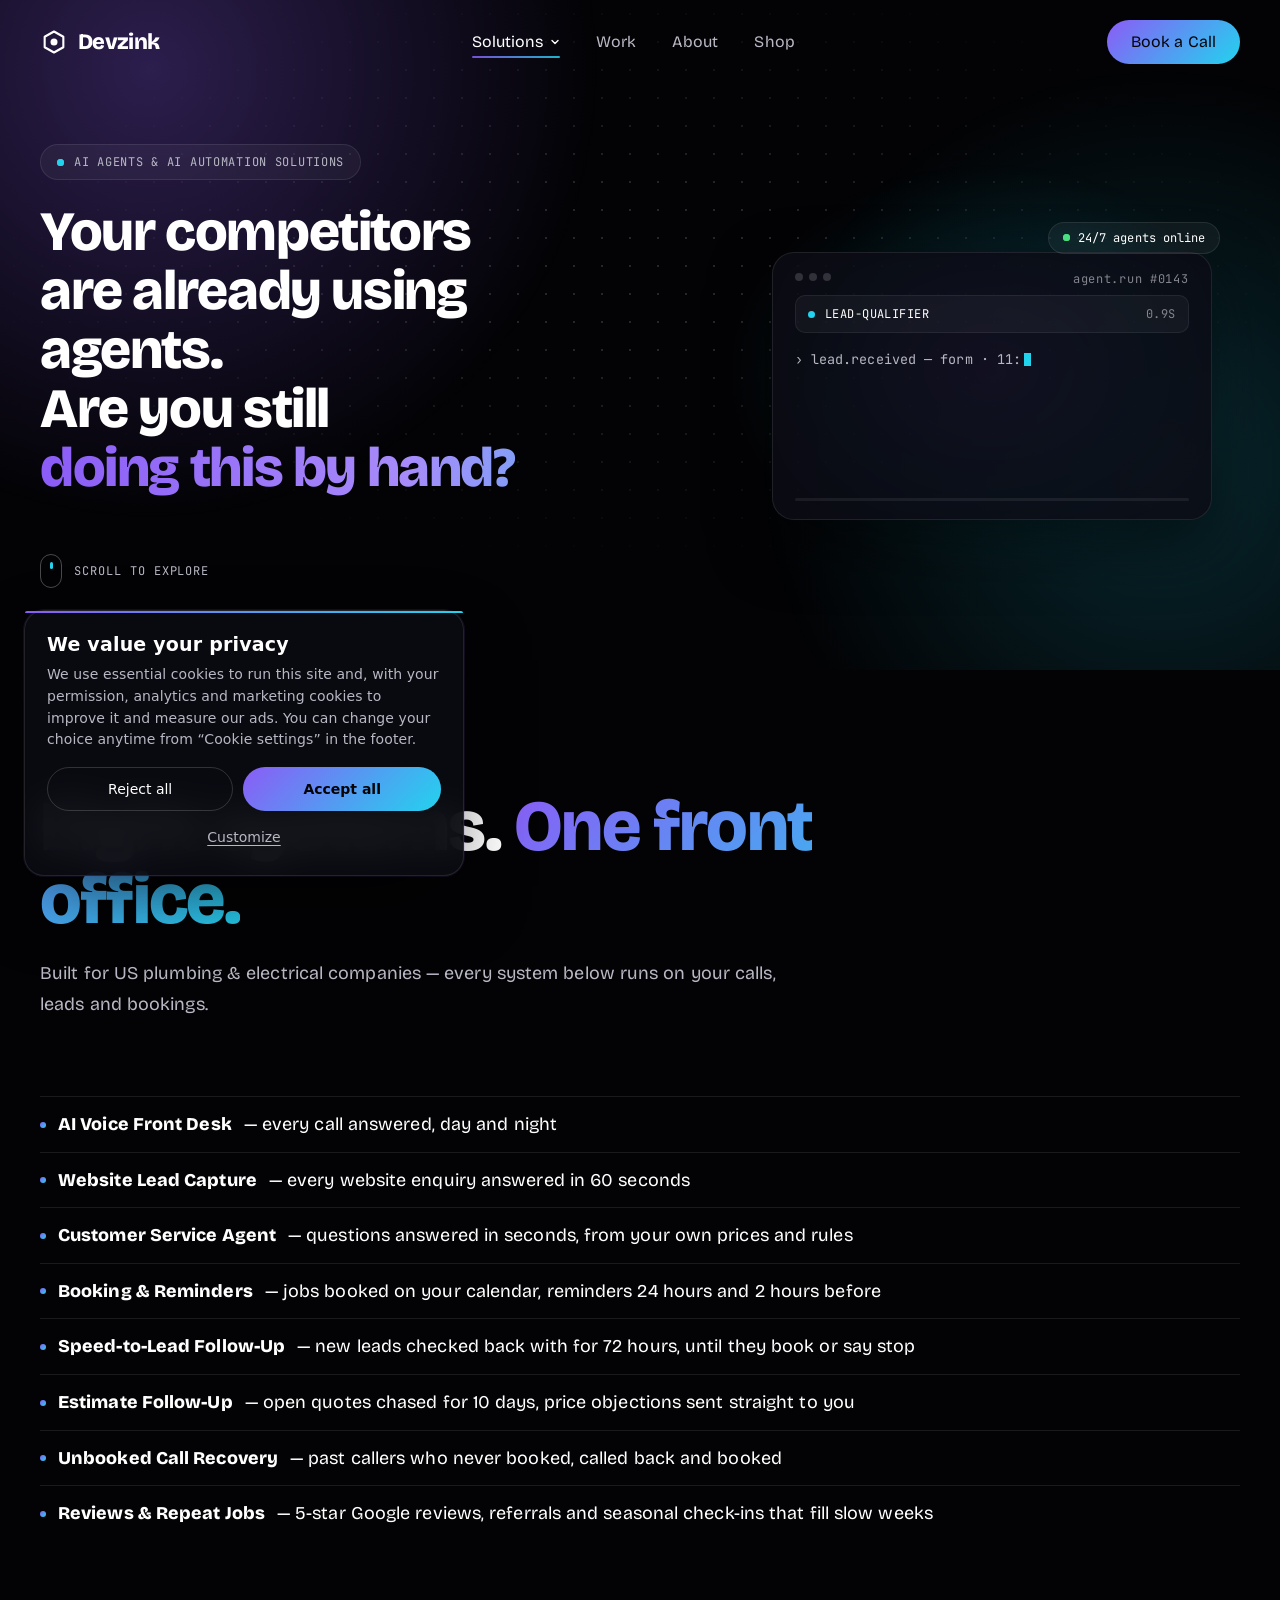
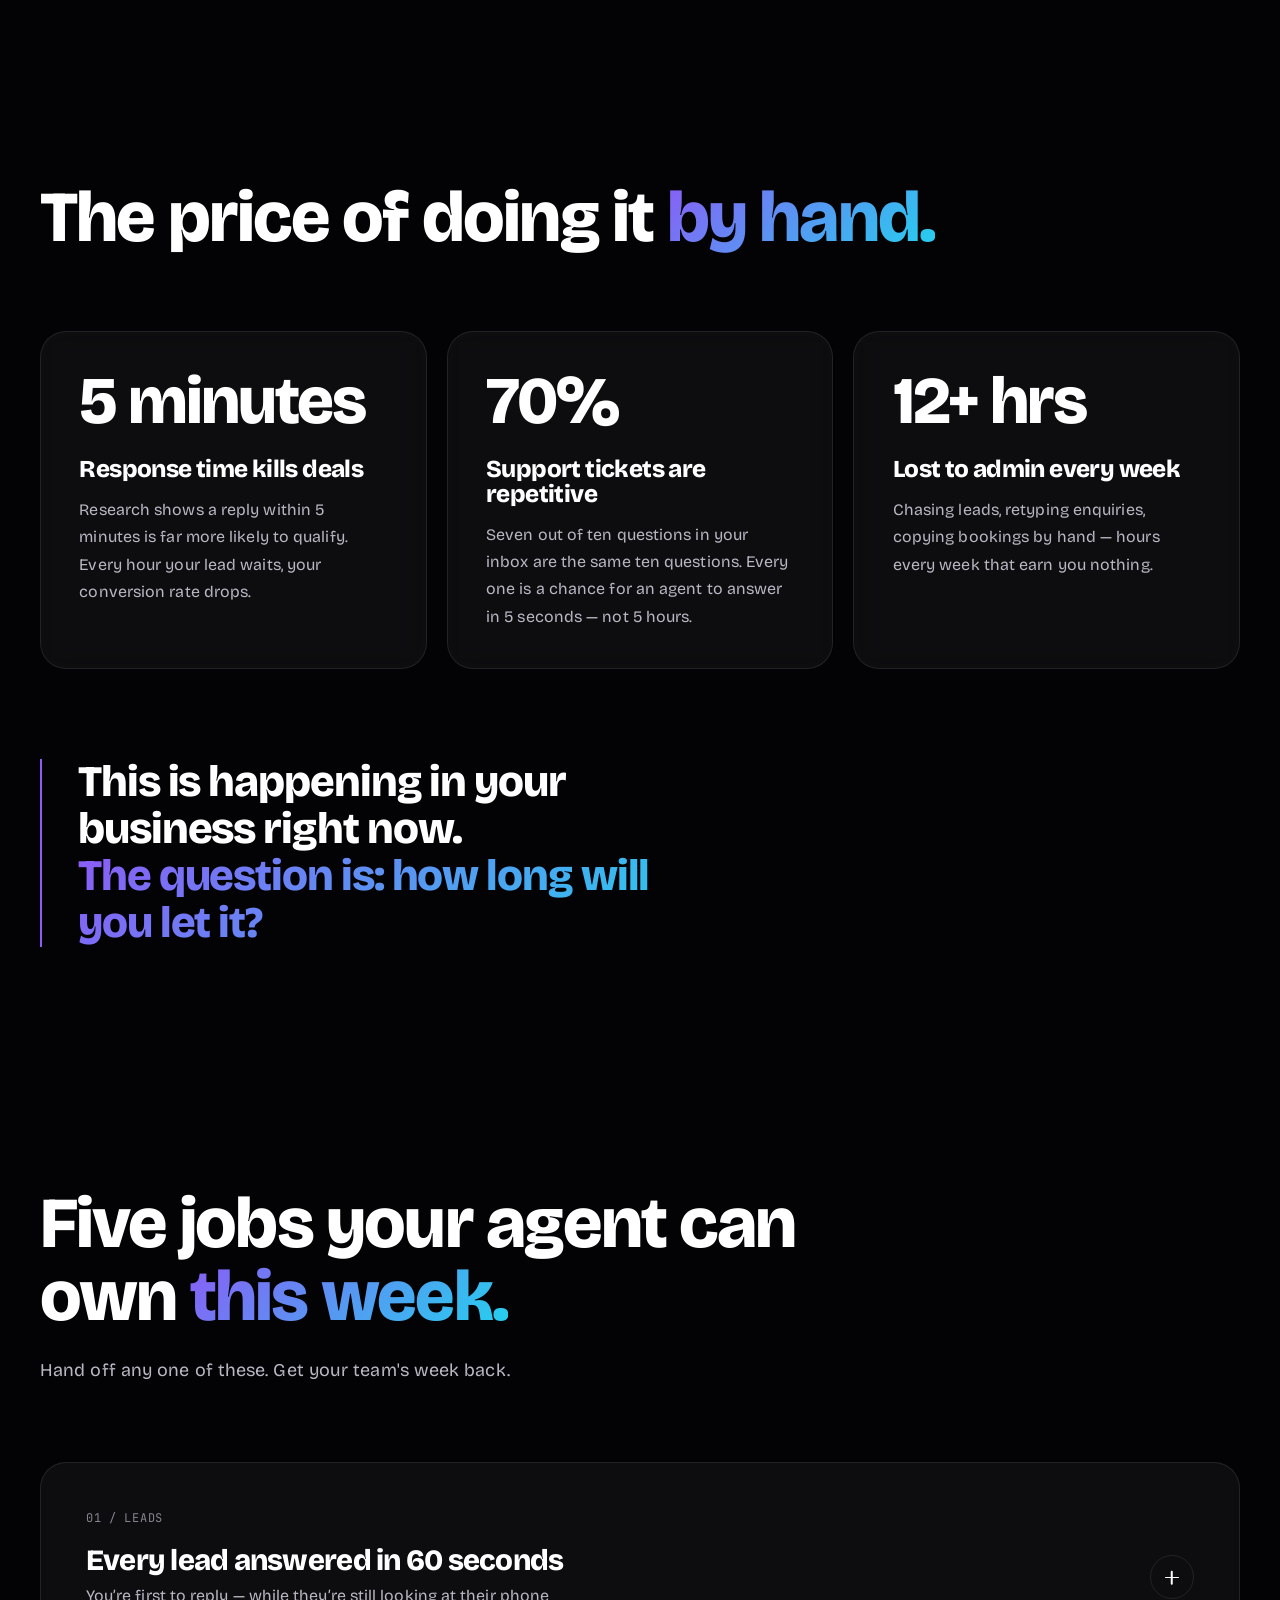
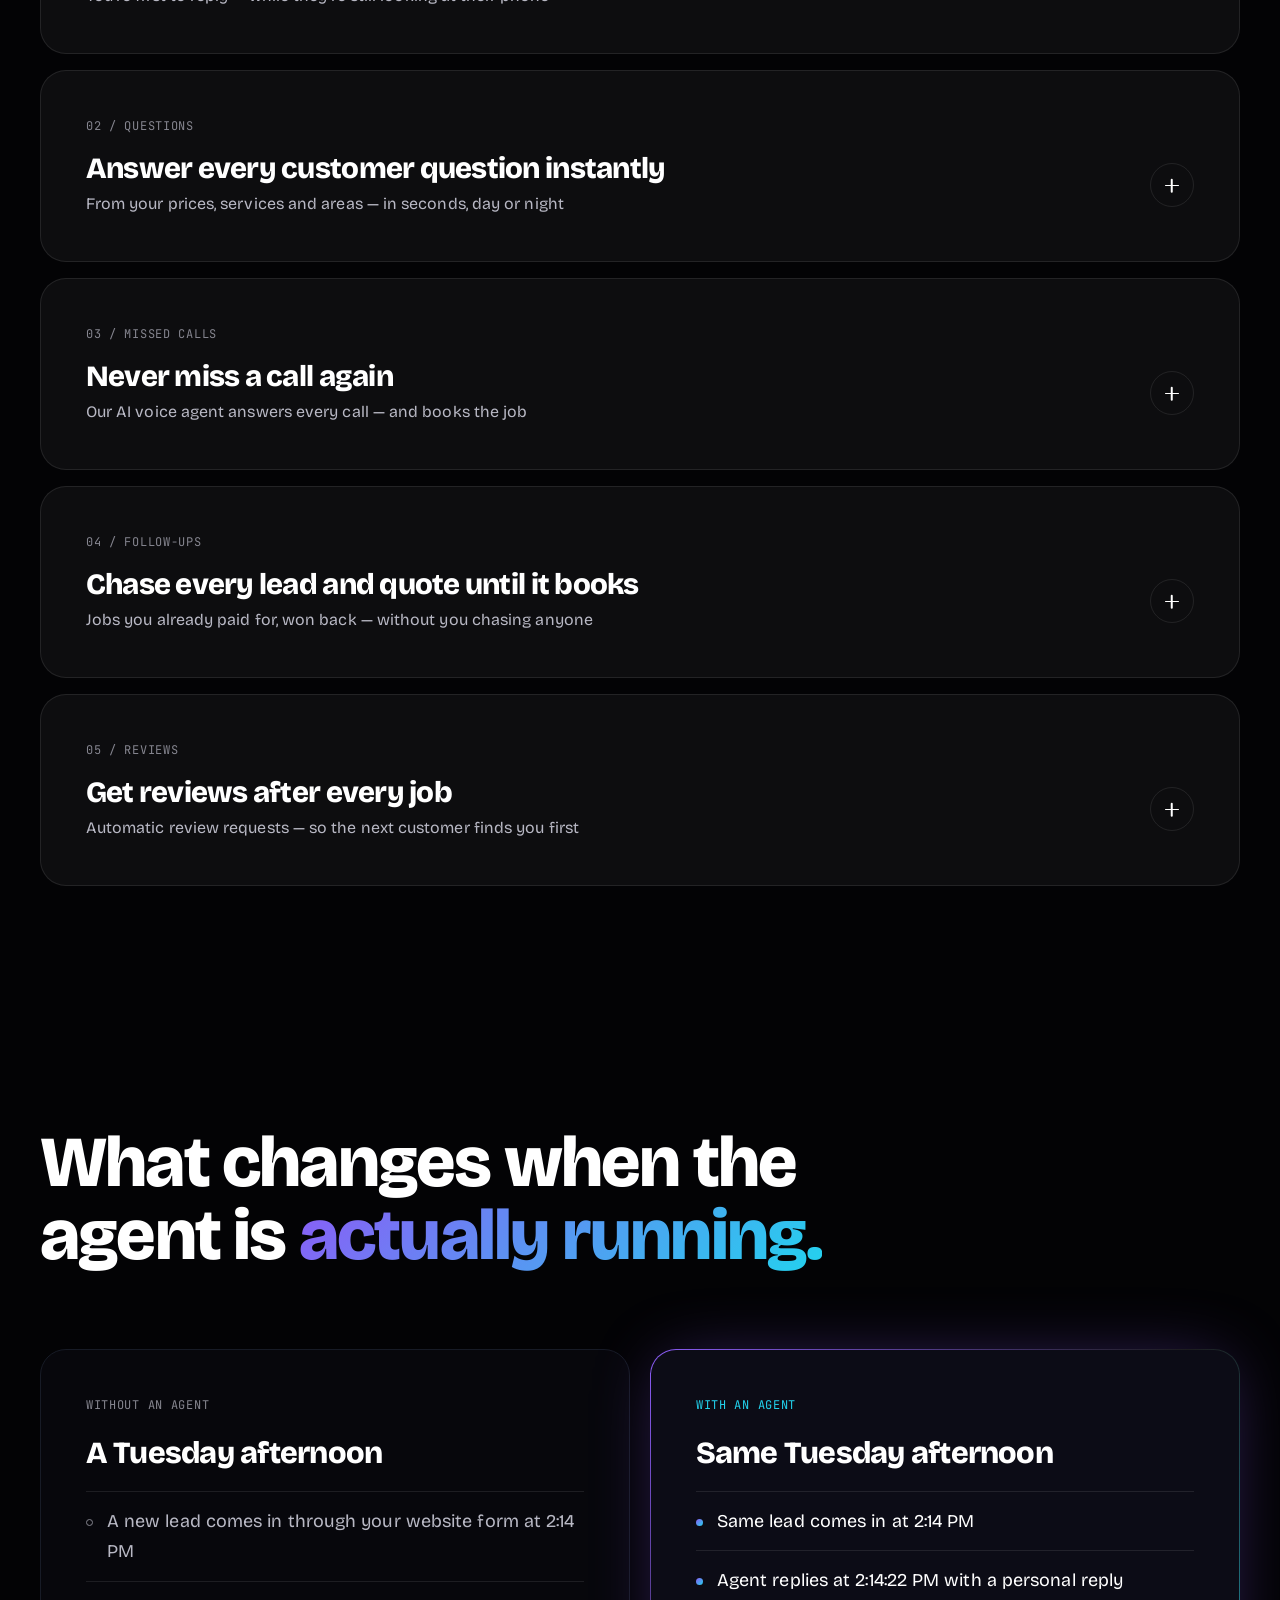
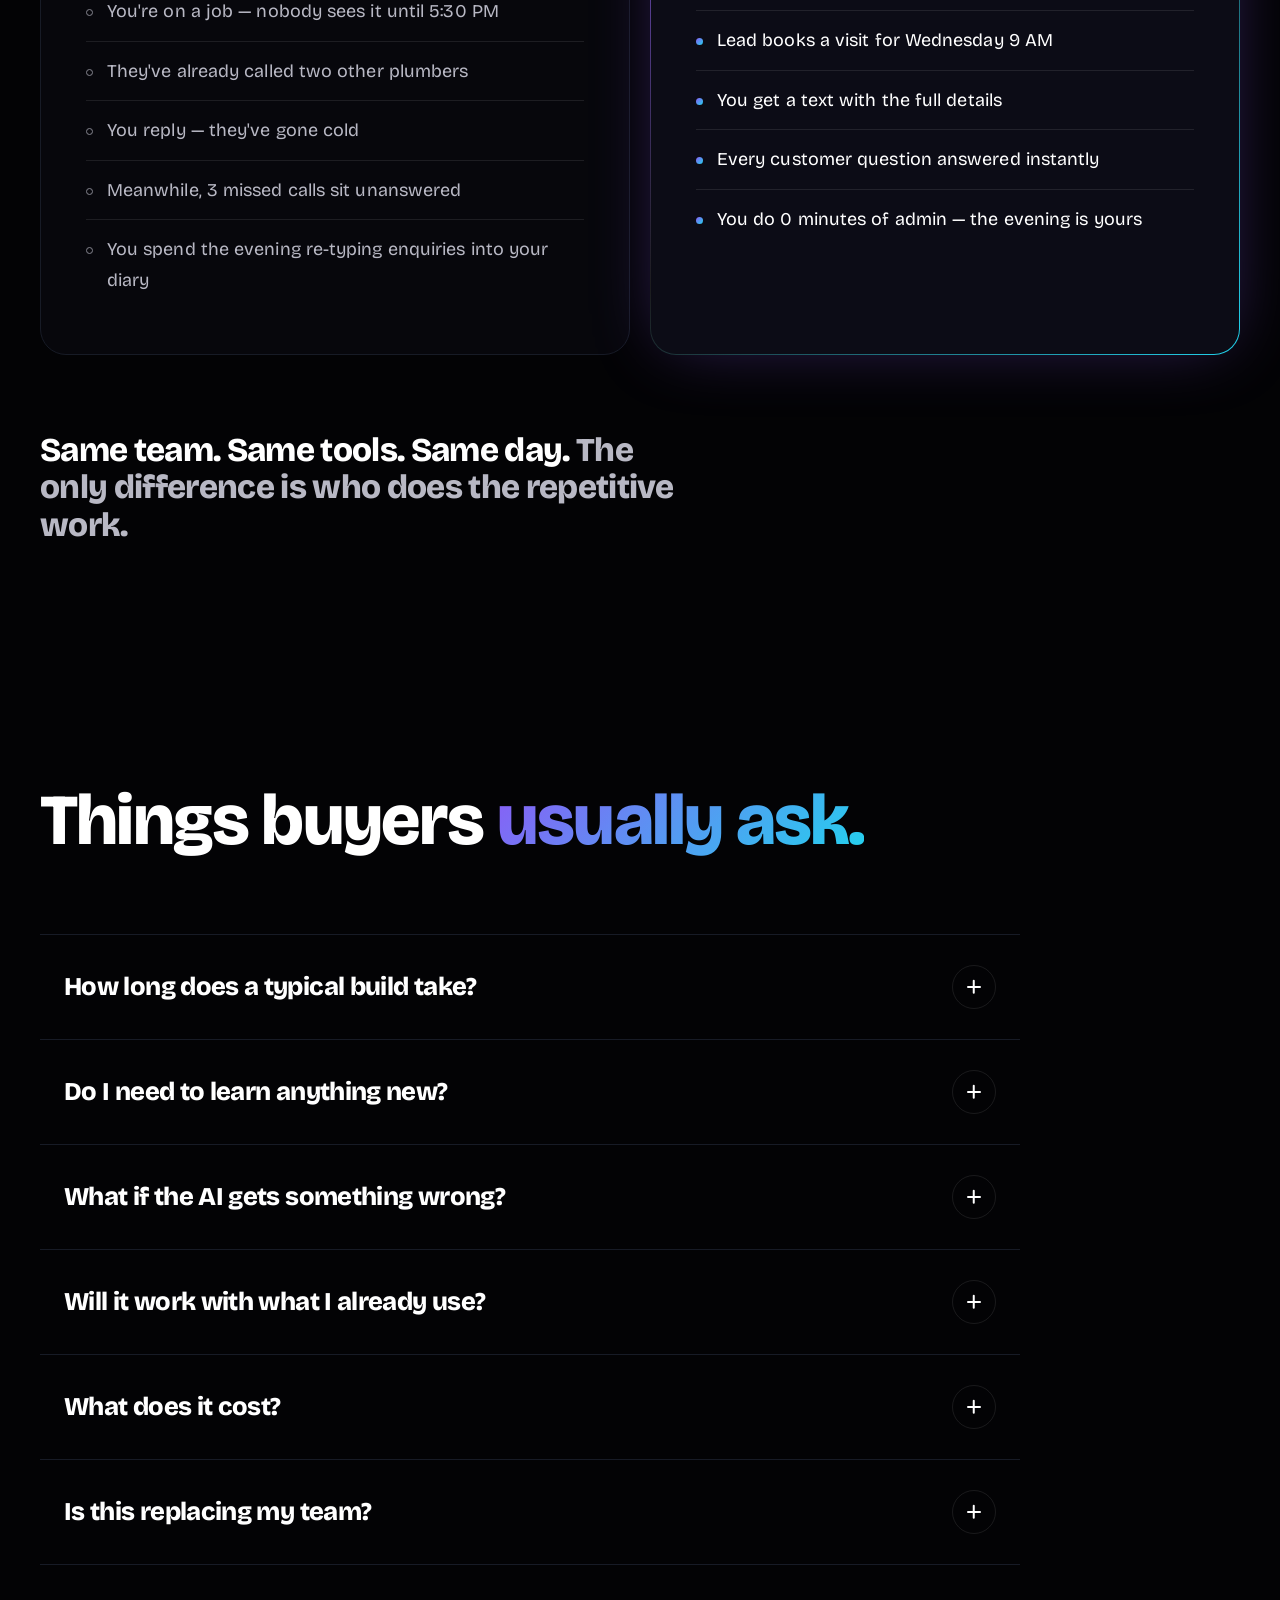
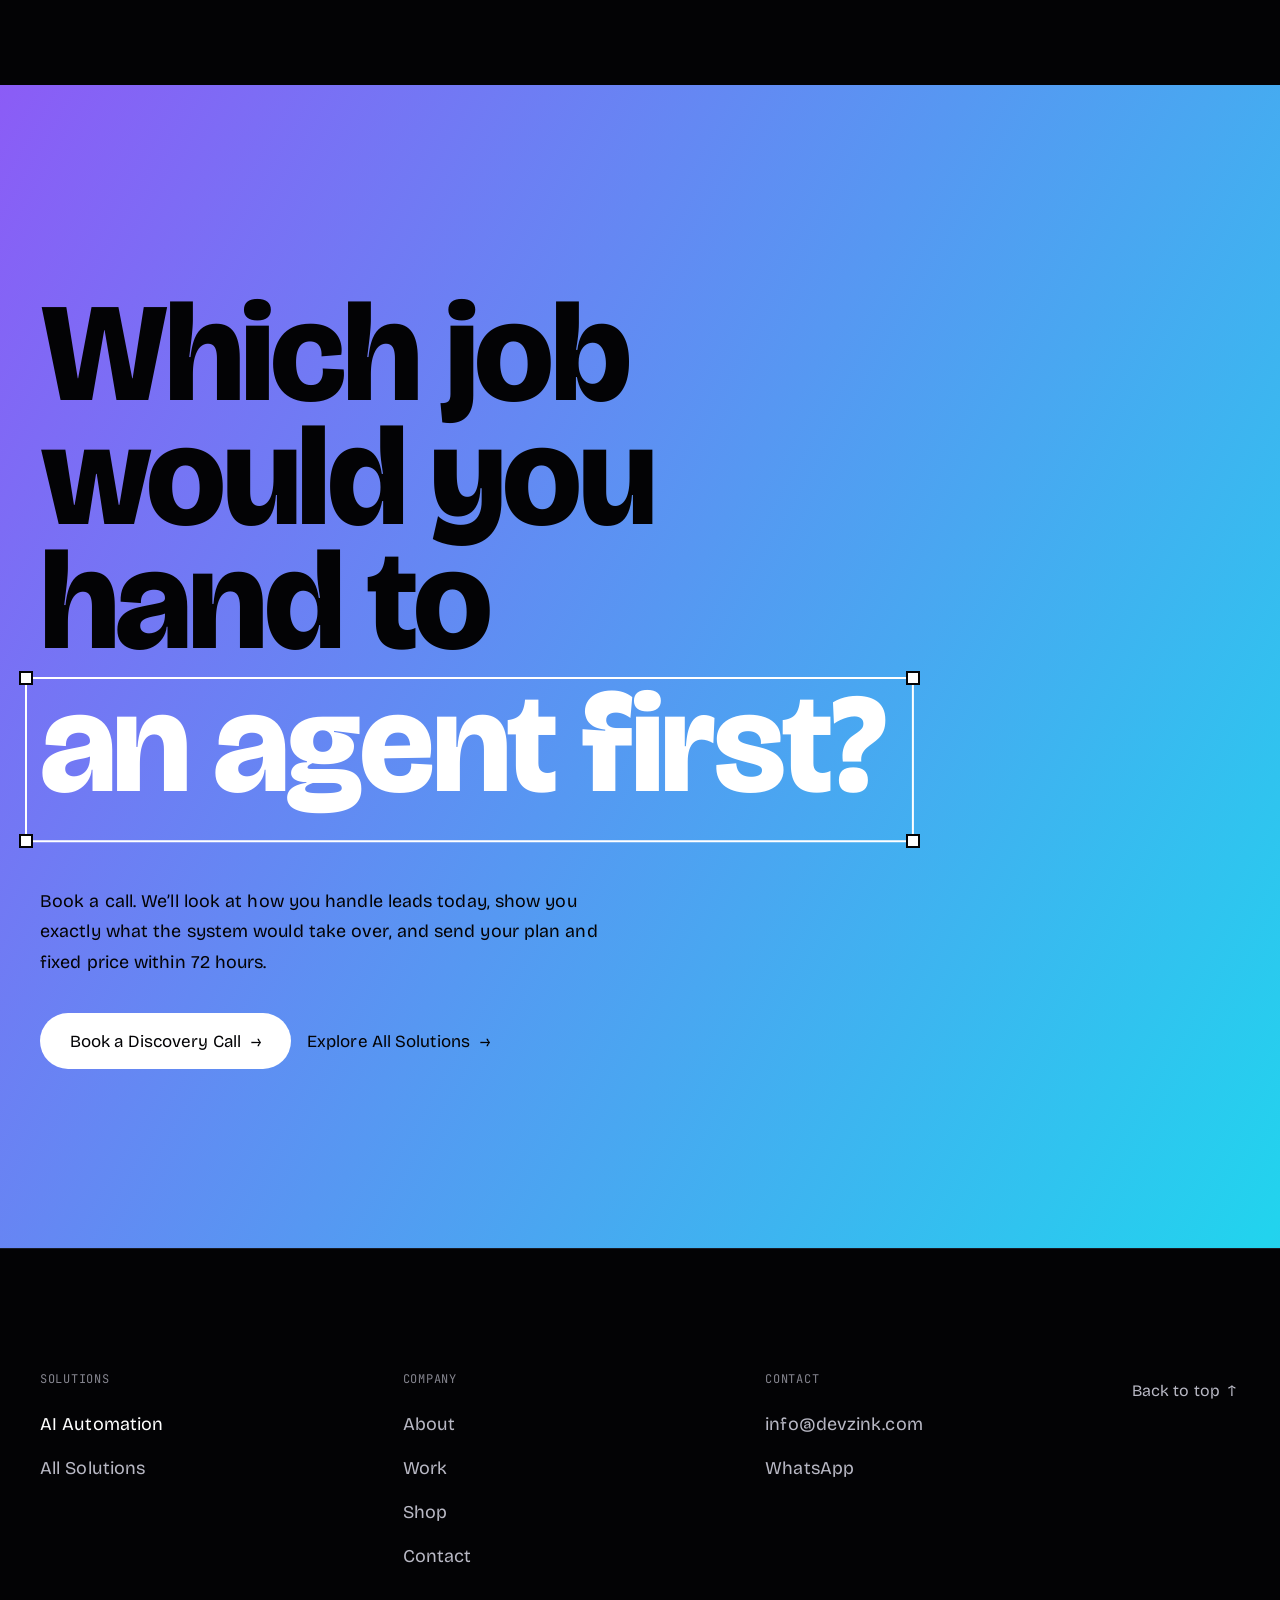
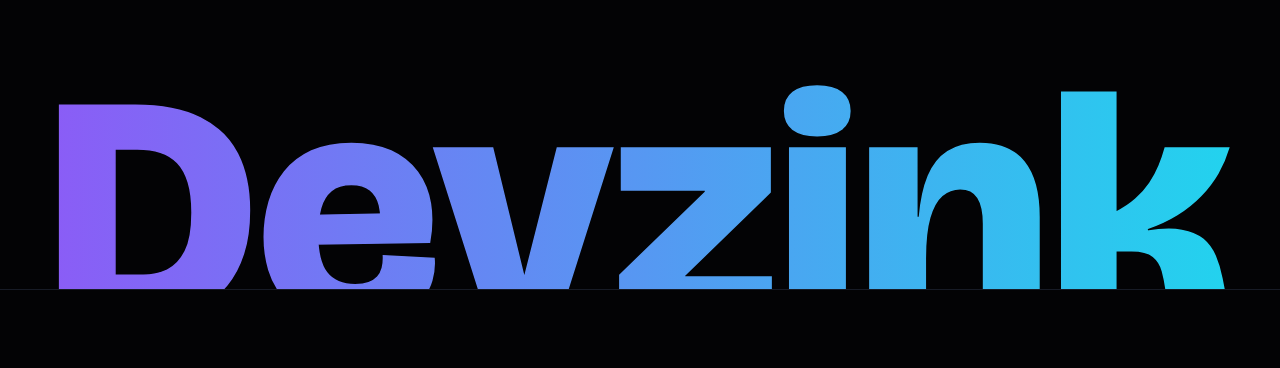
<file: ai-automation.html>
<!doctype html>
<html lang="en">
<head>
<meta charset="utf-8" />
<!-- consent:start -->
<script>window.dataLayer=window.dataLayer||[];function gtag(){dataLayer.push(arguments)}gtag("consent","default",{ad_storage:"denied",ad_user_data:"denied",ad_personalization:"denied",analytics_storage:"denied",functionality_storage:"granted",security_storage:"granted",wait_for_update:500});</script>
<!-- consent:end -->

<meta name="viewport" content="width=device-width, initial-scale=1" />
<title>AI Agents & Automation for Plumbers & Electricians | DevZink</title>
<link rel="canonical" href="https://devzink.com/ai-automation" />
<link rel="icon" href="/favicon.ico" sizes="any" />
<link rel="icon" href="/favicon.svg" type="image/svg+xml" />
<link rel="icon" href="/favicon-48.png" sizes="48x48" type="image/png" />
<link rel="icon" href="/favicon-96.png" sizes="96x96" type="image/png" />
<link rel="icon" href="/favicon-192.png" sizes="192x192" type="image/png" />
<link rel="icon" href="/favicon-32.png" sizes="32x32" type="image/png" />
<link rel="apple-touch-icon" href="/apple-touch-icon.png" />
<link rel="manifest" href="/site.webmanifest" />
<meta name="theme-color" content="#05050A" />
<meta property="og:type" content="website" />
<meta property="og:site_name" content="DevZink" />
<meta property="og:title" content="AI Agents & Automation for Plumbers & Electricians | DevZink" />
<meta property="og:description" content="Custom AI agents and automation for lead qualification, customer support, missed calls and bookings &mdash; live in 2 to 4 weeks." />
<meta property="og:url" content="https://devzink.com/ai-automation" />
<meta property="og:image" content="https://devzink.com/og-image.png" />
<meta property="og:image:width" content="1200" />
<meta property="og:image:height" content="630" />
<meta name="twitter:card" content="summary_large_image" />
<meta name="twitter:title" content="AI Agents & Automation for Plumbers & Electricians | DevZink" />
<meta name="twitter:description" content="Custom AI agents and automation for lead qualification, customer support, missed calls and bookings &mdash; live in 2 to 4 weeks." />
<meta name="twitter:image" content="https://devzink.com/og-image.png" />
<meta name="description" content="Custom AI agents and automation for lead qualification, customer support, missed calls and bookings &mdash; live in 2 to 4 weeks." />
<link rel="preload" href="fonts/bricolage-grotesque-800.woff2" as="font" type="font/woff2" crossorigin />
<link rel="preload" href="fonts/bricolage-grotesque-400.woff2" as="font" type="font/woff2" crossorigin />
<!-- seo:start -->
<meta name="keywords" content="AI automation, AI agents, AI agent development, AI automation agency, n8n automation agency, RAG chatbot development, AI lead qualification, AI customer support agent" />
<meta name="robots" content="index, follow, max-image-preview:large, max-snippet:-1, max-video-preview:-1" />
<meta name="author" content="DevZink" />
<meta property="og:locale" content="en_US" />
<meta property="og:image:alt" content="DevZink AI automation agency" />
<meta name="twitter:image:alt" content="DevZink AI automation agency" />
<link rel="alternate" hreflang="en" href="https://devzink.com/ai-automation" />
<link rel="alternate" hreflang="x-default" href="https://devzink.com/ai-automation" />
<script type="application/ld+json">{"@context": "https://schema.org", "@graph": [{"@type": "Organization", "@id": "https://devzink.com/#org", "name": "DevZink", "alternateName": "Devzink", "url": "https://devzink.com/", "logo": "https://devzink.com/logo-512.png", "image": "https://devzink.com/og-image.png", "email": "info@devzink.com", "telephone": "+923304613837", "description": "DevZink is an AI automation agency building AI agents, n8n automations, web apps and mobile apps for US plumbing and electrical companies.", "areaServed": "US", "knowsAbout": ["AI automation", "AI agents", "Agentic AI", "n8n automation", "RAG chatbots", "Lead generation automation", "Web development", "SaaS development", "Mobile app development"]}, {"@type": "WebSite", "@id": "https://devzink.com/#website", "url": "https://devzink.com/", "name": "DevZink", "publisher": {"@id": "https://devzink.com/#org"}}, {"@type": "WebPage", "@id": "https://devzink.com/ai-automation#webpage", "url": "https://devzink.com/ai-automation", "name": "AI Agents & Automation for Plumbers & Electricians | DevZink", "description": "Custom AI agents and automation for lead qualification, customer support, missed calls and bookings &mdash; live in 2 to 4 weeks.", "isPartOf": {"@id": "https://devzink.com/#website"}, "about": {"@id": "https://devzink.com/#org"}, "inLanguage": "en"}, {"@type": "BreadcrumbList", "itemListElement": [{"@type": "ListItem", "position": 1, "name": "Home", "item": "https://devzink.com/"}, {"@type": "ListItem", "position": 2, "name": "AI Automation", "item": "https://devzink.com/ai-automation"}]}, {"@type": "Service", "name": "AI Agent Development", "serviceType": "AI Agent Development", "url": "https://devzink.com/ai-automation", "provider": {"@id": "https://devzink.com/#org"}, "areaServed": "US"}, {"@type": "Service", "name": "Business Process Automation with n8n", "serviceType": "Business Process Automation with n8n", "url": "https://devzink.com/ai-automation", "provider": {"@id": "https://devzink.com/#org"}, "areaServed": "US"}, {"@type": "FAQPage", "mainEntity": [{"@type": "Question", "name": "How long does a typical build take?", "acceptedAnswer": {"@type": "Answer", "text": "Most systems go live in 2–4 weeks. You'll know the exact timeline before we start."}}, {"@type": "Question", "name": "Do I need to learn anything new?", "acceptedAnswer": {"@type": "Answer", "text": "No. You keep working the way you do — the system fits around your phone, email and calendar."}}, {"@type": "Question", "name": "What if the AI gets something wrong?", "acceptedAnswer": {"@type": "Answer", "text": "If it's unsure, it hands over to you instead of guessing. You always see what it said."}}, {"@type": "Question", "name": "Will it work with what I already use?", "acceptedAnswer": {"@type": "Answer", "text": "Yes — your phone, email, calendar and WhatsApp. Anything else, we'll check on the first call."}}, {"@type": "Question", "name": "What does it cost?", "acceptedAnswer": {"@type": "Answer", "text": "We confirm the price on the call, once we know what you need. No surprises after."}}, {"@type": "Question", "name": "Is this replacing my team?", "acceptedAnswer": {"@type": "Answer", "text": "No. It takes the repetitive work — replies, chasing, reminders — so your team does the work only people can do."}}]}]}</script>
<!-- seo:end -->
<style>
/* ===== Fonts ===== */
@font-face{font-family:"Bricolage Grotesque";src:url(fonts/bricolage-grotesque-800.woff2) format("woff2");font-weight:800;font-display:swap}
@font-face{font-family:"Bricolage Grotesque";src:url(fonts/bricolage-grotesque-400.woff2) format("woff2");font-weight:400;font-display:swap}
@font-face{font-family:"JetBrains Mono";src:url(jetbrains-mono.woff2) format("woff2");font-weight:400;font-display:swap}

/* ===== Tokens ===== */
:root{
  --bg:#030305;--bg-2:#080810;--bg-3:#0C0C16;--border:#171B26;
  --text:#FFF;--muted:#B8B8C4;--dim:#85858F;
  --violet:#8B5CF6;--cyan:#22D3EE;
  --grad:linear-gradient(135deg,#8B5CF6,#22D3EE);
  --glass:linear-gradient(rgba(255,255,255,.045),rgba(255,255,255,.045)) transparent;--glass-b:rgba(255,255,255,.09);
  --ease:cubic-bezier(.22,1,.36,1);
  --max:1280px;--gut:clamp(20px,4vw,40px);
  --f-head:"Bricolage Grotesque",system-ui,sans-serif;
  --f-body:"Bricolage Grotesque",system-ui,sans-serif;
  --f-mono:"JetBrains Mono",ui-monospace,monospace;
  --r:26px;--tap:44px;
}

/* animatable custom properties (fallbacks under .no-atprop) */
@property --angle{syntax:"<angle>";inherits:false;initial-value:0deg}
@property --spot{syntax:"<color>";inherits:false;initial-value:rgba(139,92,246,0)}
@property --g1{syntax:"<color>";inherits:false;initial-value:transparent}
@property --g2{syntax:"<color>";inherits:false;initial-value:transparent}
@property --g3{syntax:"<color>";inherits:false;initial-value:transparent}

/* ===== Base ===== */
*,*::before,*::after{box-sizing:border-box;margin:0;padding:0}
html{-webkit-text-size-adjust:100%;scroll-padding-top:88px}
@media (prefers-reduced-motion:no-preference){html{scroll-behavior:smooth}}
body{background:var(--bg);color:var(--text);font:400 17px/1.7 var(--f-body);letter-spacing:.005em;-webkit-font-smoothing:antialiased;overflow-x:hidden}
@media (min-width:768px){body{font-size:18px}}
p{max-width:62ch}
img,svg{display:block;max-width:100%}
a{color:inherit;text-decoration:none}
ul{list-style:none}
:focus-visible{outline:2px solid var(--cyan);outline-offset:3px;box-shadow:0 0 0 6px rgba(34,211,238,.18)}
a:not(.btn):focus-visible{border-radius:6px}
h1,h2,h3{font-family:var(--f-head);font-weight:800;letter-spacing:-.025em;line-height:1.02}
.wrap{max-width:var(--max);margin:0 auto;padding:0 var(--gut)}
.mono{font-family:var(--f-mono);font-size:13px;letter-spacing:.06em;text-transform:uppercase}
.gtext{background:var(--grad);-webkit-background-clip:text;background-clip:text;color:#A78BFA;-webkit-text-fill-color:transparent}
.skip{position:absolute;left:-999px;top:8px;z-index:100;background:var(--text);color:var(--bg);padding:10px 16px;border-radius:99px}
.skip:focus{left:8px}

/* ===== Buttons ===== */
.btn{display:inline-flex;align-items:center;gap:10px;min-height:var(--tap);padding:0 24px;border-radius:99px;font:500 16px/1 var(--f-body);transition:transform .4s var(--ease),background-color .3s,border-color .3s;white-space:nowrap}
.btn--grad{position:relative;isolation:isolate;background:#8B5CF6 var(--grad);background-color:#8B5CF6;color:#05050A;transition:transform .4s var(--ease),box-shadow .4s var(--ease)}
.btn--grad::before{content:"";position:absolute;inset:-3px;z-index:-1;border-radius:inherit;padding:2px;background:linear-gradient(90deg,#8B5CF6,#22D3EE,#F5F3FF,#22D3EE,#8B5CF6) 0 50%/300% 100%;-webkit-mask:linear-gradient(#000 0 0) content-box,linear-gradient(#000 0 0);-webkit-mask-composite:xor;mask:linear-gradient(#000 0 0) content-box exclude,linear-gradient(#000 0 0);opacity:0;transition:opacity .35s var(--ease);animation:ringFlow 2.4s linear infinite;animation-play-state:paused;pointer-events:none}
.btn--grad:hover::before,.btn--grad:focus-visible::before{opacity:1;animation-play-state:running}
.btn--grad:hover{box-shadow:0 10px 36px rgba(139,92,246,.38),0 0 24px rgba(34,211,238,.22)}
@keyframes ringFlow{to{background-position:300% 50%}}
.btn--glass{background:var(--glass);border:1px solid var(--glass-b);color:var(--text);-webkit-backdrop-filter:blur(12px);backdrop-filter:blur(12px)}
.btn--glass:hover{background:linear-gradient(rgba(255,255,255,.08),rgba(255,255,255,.08)) transparent;border-color:rgba(255,255,255,.18)}
.btn:hover{transform:translateY(-2px)}
.btn--lg{min-height:56px;padding:0 30px;font-size:17px}
.arrow{display:inline-block;transition:transform .25s ease}
.btn:hover .arrow,a:hover>.arrow,.btn:focus-visible .arrow{transform:translateX(5px)}
.btn:hover .arrow--up{transform:translateY(-4px)}
.btn:hover .arrow--out{transform:translate(3px,-3px)}

/* ===== Progress + Nav ===== */
.progress{position:fixed;inset:0 0 auto;height:1.5px;background:rgba(255,255,255,.22);transform:scaleX(0);transform-origin:0 50%;z-index:60}
@media (max-width:760px){.progress{display:none}}
.nav{position:fixed;inset:0 0 auto;z-index:50;transition:padding .5s var(--ease)}
.nav__bar{display:flex;align-items:center;justify-content:space-between;gap:24px;height:84px;transition:height .5s var(--ease)}
.nav::before{content:"";position:absolute;inset:0;background:rgba(8,8,16,.72);border-bottom:1px solid var(--glass-b);-webkit-backdrop-filter:saturate(1.4) blur(14px);backdrop-filter:saturate(1.4) blur(14px);opacity:0;transition:opacity .4s var(--ease)}
.nav.scrolled::before{opacity:1}
.nav.scrolled .nav__bar{height:56px}
.nav.scrolled .logo{transform:scale(.88);transform-origin:left center}
.logo{position:relative;display:flex;align-items:center;gap:10px;font:800 22px/1 var(--f-head);letter-spacing:-.03em;min-height:var(--tap);transition:transform .5s var(--ease)}
.logo svg{width:28px;height:28px}
.nav__links{position:relative;display:flex;gap:4px}
.nav__links a{display:flex;align-items:center;min-height:var(--tap);padding:0 16px;color:var(--muted);font-weight:500;font-size:16px;border-radius:99px;transition:color .3s}
.nav__links a:hover{color:var(--text)}
.nav__end{position:relative;display:flex;align-items:center;gap:8px}
.menu-btn{display:none;position:relative;width:var(--tap);height:var(--tap);border-radius:50%;background:var(--glass);border:1px solid var(--glass-b);color:var(--text);cursor:pointer}
.menu-btn i{position:absolute;left:50%;top:50%;width:18px;height:1.5px;margin:-.75px 0 0 -9px;border-radius:2px;background:currentColor;transition:transform .5s var(--ease)}
.menu-btn i:first-child{transform:translateY(-3.5px)}
.menu-btn i:last-child{transform:translateY(3.5px)}
.nav.open .menu-btn i:first-child{transform:rotate(45deg)}
.nav.open .menu-btn i:last-child{transform:rotate(-45deg)}

/* services dropdown */
.dd{position:relative}
.dd__btn{display:flex;align-items:center;gap:7px;min-height:var(--tap);padding:0 16px;border:0;border-radius:99px;background:none;color:var(--muted);font:500 16px/1 var(--f-body);cursor:pointer;transition:color .3s}
.dd__btn svg{width:10px;height:10px;transition:transform .45s var(--ease)}
.dd__panel{position:absolute;top:100%;left:-12px;width:min(460px,90vw);padding-top:10px;opacity:0;visibility:hidden;transform:translateY(10px) scale(.98);transform-origin:15% 0;transition:opacity .3s var(--ease),transform .45s var(--ease),visibility 0s .45s}
.dd__in{padding:8px;border-radius:22px;background:#0C0C16;border:1px solid var(--glass-b);box-shadow:0 30px 80px rgba(0,0,0,.55)}
.dd__list li{opacity:0;transform:translateY(6px);transition:opacity .3s var(--ease),transform .45s var(--ease)}
.dd .dd__list a{display:grid;gap:4px;min-height:var(--tap);padding:12px 14px;border-radius:14px;color:var(--text);font-size:16px;transition:background-color .3s}
.dd__list,.dd__list li,.dd .dd__list a{background-color:#0C0C16}
.dd .dd__list a:hover,.dd .dd__list a:focus-visible,.dd .dd__list a[aria-current="page"]{background-color:#17171F}
.dd__list b{display:flex;align-items:center;gap:10px;font:500 16px/1.25 var(--f-body)}
.dd__list b::before{content:"";flex:none;width:6px;height:6px;border-radius:50%;background:var(--grad)}
.dd__list b+span{padding-left:16px;color:var(--muted);font-size:13px;line-height:1.4}
.dd__tag{flex:none;padding:2px 8px;border:1px solid var(--glass-b);border-radius:99px;color:var(--muted);font-size:10px;font-weight:600;letter-spacing:.08em;text-transform:uppercase}
.dd .dd__list a.dd__all{display:flex;align-items:center;justify-content:space-between;margin-top:4px;padding:0 14px;border-top:1px solid var(--glass-b);border-radius:0 0 14px 14px;color:var(--cyan);font-size:15px}
.dd:is(:hover,:focus-within,.open):not(.hush) .dd__btn{color:var(--text)}
.dd:is(:hover,:focus-within,.open):not(.hush) .dd__btn svg{transform:rotate(180deg)}
.dd:is(:hover,:focus-within,.open):not(.hush) .dd__panel{opacity:1;visibility:visible;transform:none;transition-delay:0s}
.dd:is(:hover,:focus-within,.open):not(.hush) .dd__list li{opacity:1;transform:none;transition-delay:calc(.05s + var(--i) * .04s)}
/* current page: subtle gradient underline */
.dd__btn.is-current{position:relative;color:var(--text)}
.dd__btn.is-current::after{content:"";position:absolute;left:16px;right:16px;bottom:6px;height:2px;border-radius:2px;background:var(--grad);opacity:.85}
.mmenu__sub a[aria-current="page"]{color:var(--text)}

/* mobile full-screen menu */
.mmenu{position:fixed;inset:0;z-index:49;display:flex;flex-direction:column;padding:96px var(--gut) 32px;overflow-y:auto;background:radial-gradient(600px circle at 0 0,rgba(139,92,246,.22),transparent 60%),radial-gradient(500px circle at 100% 100%,rgba(34,211,238,.14),transparent 60%),#030305;clip-path:circle(0 at calc(100% - 44px) 42px);visibility:hidden;transition:clip-path .7s cubic-bezier(.76,0,.24,1),visibility 0s .7s}
.menu-open{overflow:hidden}
.menu-open .mmenu{clip-path:circle(150% at calc(100% - 44px) 42px);visibility:visible;transition-delay:0s}
.mmenu__list>li{padding:6px 0;border-bottom:1px solid var(--border);opacity:0;transform:translateY(28px);transition:opacity .4s var(--ease),transform .6s var(--ease)}
.menu-open .mmenu__list>li{opacity:1;transform:none;transition-delay:calc(.18s + var(--i) * .07s)}
.mmenu__big{display:flex;align-items:center;justify-content:space-between;min-height:60px;font:800 clamp(36px,10vw,52px)/1 var(--f-head);letter-spacing:-.03em}
.mmenu__sub{margin:0 0 10px}
.mmenu__sub a{display:flex;align-items:center;gap:10px;min-height:48px;color:var(--muted);font-size:16px}
.mmenu__sub a::before{content:"";flex:none;width:6px;height:6px;border-radius:50%;background:var(--grad)}
.mmenu__cta{margin-top:28px}
.mmenu__list>li.mmenu__cta{border:0}
@media (min-width:861px){.mmenu{display:none}}

/* preloader */
.pre{display:none}
.is-loading{overflow:hidden}
.is-loading .pre{position:fixed;inset:0;z-index:300;display:grid;place-items:center;background:#030305;transition:transform .9s cubic-bezier(.76,0,.24,1)}
.pre.done{transform:translateY(-100%)}
.pre__in{display:grid;justify-items:center;gap:22px;transition:opacity .4s var(--ease),transform .6s var(--ease)}
.pre.done .pre__in{opacity:0;transform:translateY(-30px)}
.pre__mark{width:64px;height:64px;overflow:visible;filter:drop-shadow(0 0 18px rgba(139,92,246,.55))}
.pre__mark path{stroke-dasharray:1;stroke-dashoffset:1;animation:draw 1.1s var(--ease) .1s forwards}
.pre__mark circle{opacity:0;transform-box:fill-box;transform-origin:center;transform:scale(.4);animation:popIn .5s var(--ease) .7s forwards}
@keyframes popIn{to{opacity:1;transform:none}}
@keyframes draw{to{stroke-dashoffset:0}}
.pre__bar{width:180px;height:2px;border-radius:2px;background:rgba(255,255,255,.08);overflow:hidden}
.pre__bar i{display:block;height:100%;background:var(--grad);transform:scaleX(0);transform-origin:0 50%}
.pre__pct{color:var(--dim);font-variant-numeric:tabular-nums;min-width:5ch;text-align:center}
.is-loading .hero,.is-loading .hero *{animation-play-state:paused!important}
.is-loading .hero [data-reveal]{opacity:0!important;transform:translateY(28px)!important}

/* page transitions */
.curtain{position:fixed;inset:0;z-index:250;pointer-events:none;background:linear-gradient(to top,#8B5CF6,#22D3EE);transform:translateY(100%);visibility:hidden}
.curtain.cover{visibility:visible;transform:none;transition:transform .45s cubic-bezier(.76,0,.24,1)}
.curtain-in .curtain{visibility:visible;transform:none}
.curtain.away{visibility:visible;transform:translateY(-100%);transition:transform .6s cubic-bezier(.76,0,.24,1)}
@media (prefers-reduced-motion:no-preference){
  @view-transition{navigation:auto}
  ::view-transition-old(root){animation:vtOut .4s cubic-bezier(.76,0,.24,1) both}
  ::view-transition-new(root){animation:vtIn .55s var(--ease) .1s both}
}
@keyframes vtOut{to{opacity:0;transform:translateY(-32px)}}
@keyframes vtIn{from{opacity:0;transform:translateY(32px)}}

/* ===== Hero ===== */
.hero{position:relative;overflow:hidden;min-height:85vh;min-height:85svh;display:flex;flex-direction:column;justify-content:center;padding:clamp(92px,12vh,120px) 0 clamp(28px,4vh,44px);isolation:isolate}
.hero>.wrap{width:100%;max-width:1440px}
.hero__bg{position:absolute;inset:0;z-index:-1;pointer-events:none}
.dots{position:absolute;inset:0;background:radial-gradient(rgba(255,255,255,.14) 1px,transparent 1.2px) 0 0/28px 28px;-webkit-mask:radial-gradient(ellipse 70% 60% at 50% 40%,#000 20%,transparent 75%);mask:radial-gradient(ellipse 70% 60% at 50% 40%,#000 20%,transparent 75%)}
.glow{position:absolute;border-radius:50%;will-change:transform}
.glow--v{width:900px;height:900px;left:-300px;top:-380px;background:radial-gradient(closest-side,rgba(139,92,246,.30),transparent);animation:driftA 22s var(--ease) infinite alternate}
.glow--c{width:800px;height:800px;right:-280px;top:10%;background:radial-gradient(closest-side,rgba(34,211,238,.18),transparent);animation:driftB 26s var(--ease) infinite alternate}
@keyframes driftA{to{transform:translate(140px,90px) scale(1.1)}}
@keyframes driftB{to{transform:translate(-120px,70px) scale(.92)}}

.hero__grid{display:grid;grid-template-columns:minmax(0,1.1fr) minmax(0,1fr);gap:clamp(40px,4.5vw,80px);align-items:center}
.hero__text{container-type:inline-size;min-width:0}
.pill{display:inline-flex;align-items:center;gap:10px;min-height:36px;padding:0 16px;border-radius:99px;background:var(--glass);border:1px solid var(--glass-b);color:var(--muted);font-size:12px}
.pulse{position:relative;width:7px;height:7px;border-radius:50%;background:var(--cyan);flex:none}
.pulse::after{content:"";position:absolute;inset:0;border-radius:50%;background:var(--cyan);animation:pulse 2s var(--ease) infinite}
@keyframes pulse{to{transform:scale(3.2);opacity:0}}
.hero h1{font-size:clamp(38px,4.4vw,84px);font-size:clamp(34px,11.6cqi,88px);line-height:1.04;max-width:16ch;margin:22px 0}
.line{display:block;overflow:hidden;padding:.04em 0 .1em;margin-bottom:-.1em;white-space:nowrap}
.line>span{display:inline-block;transform:translateY(110%);animation:lineUp 1.1s var(--ease) forwards;animation-delay:calc(.15s + var(--i,0) * .12s)}
@keyframes lineUp{to{transform:none}}
.hl{display:inline-block;white-space:nowrap;padding-right:.04em;background:linear-gradient(90deg,#8B5CF6,#A78BFA 35%,#22D3EE 75%,#67E8F9) 0 50%/140% 100%;-webkit-background-clip:text;background-clip:text;color:#A78BFA;-webkit-text-fill-color:transparent;animation:hlShift 7s ease-in-out infinite alternate}
@keyframes hlShift{to{background-position:100% 50%}}
@media (max-width:980px){.line{white-space:normal}}
.hero__sub{max-width:560px;color:var(--muted);font-size:clamp(17px,1.35vw,19px)}
.cta{display:flex;flex-wrap:wrap;gap:12px;margin-top:36px}
.hero .cta{margin-top:28px}
.fade-up{opacity:0;transform:translateY(16px);animation:fadeUp 1s var(--ease) forwards;animation-delay:var(--d,.6s)}
@keyframes fadeUp{to{opacity:1;transform:none}}

/* hero visual: agent console */
.float{animation:float 7s ease-in-out infinite}
@keyframes float{50%{transform:translateY(-10px)}}
.glass{background:var(--glass);border:1px solid var(--glass-b);-webkit-backdrop-filter:blur(12px);backdrop-filter:blur(12px)}
.console{position:absolute;left:-16%;bottom:-19%;z-index:2;width:min(262px,66%);padding:14px 16px 12px;border-radius:18px;background:rgba(12,12,22,.82);box-shadow:0 24px 60px rgba(0,0,0,.5)}
.console__top{display:flex;gap:6px;margin-bottom:12px}
.console__top i{width:8px;height:8px;border-radius:50%;background:rgba(255,255,255,.16)}
.console__top b{margin-left:auto;font:400 12px/1 var(--f-mono);color:var(--dim);letter-spacing:.06em}
.console p{font:400 12.5px/1.85 var(--f-mono);color:var(--muted);white-space:nowrap;overflow:hidden;text-overflow:ellipsis;max-width:none;opacity:0;animation:logIn .6s var(--ease) forwards;animation-delay:calc(1.4s + var(--i) * .45s)}
@keyframes logIn{from{opacity:0;transform:translateX(-6px)}to{opacity:1;transform:none}}
.console p em{font-style:normal;color:var(--cyan)}
.console p strong{font-weight:400;color:var(--violet)}
.badge{position:absolute;right:-6%;top:6%;z-index:2;display:flex;align-items:center;gap:8px;padding:9px 14px;border-radius:99px;font:400 12px/1 var(--f-mono);color:var(--text);animation-delay:-3s}
.badge .pulse{background:#4ADE80}.badge .pulse::after{background:#4ADE80}

/* stats */
.stat b{display:block;font:800 clamp(26px,2.6vw,36px)/1 var(--f-head);letter-spacing:-.03em;margin-bottom:10px}
.stat>span{color:var(--dim);font-size:12px}
/* ===== Sections ===== */
.sec{padding:120px 0;position:relative}
.sec__head{display:grid;gap:22px;max-width:900px;margin-bottom:clamp(48px,6vw,80px)}
.eyebrow{color:var(--dim);display:flex;align-items:center;gap:12px}
.eyebrow::before{content:"";flex:none;align-self:center;width:28px;height:1px;background:var(--grad)}
/* no stray boxes in section heads: empty reveal masks or pseudo-elements never render */
.rv-m:empty,.rv-in:empty,.sec__head>:empty{display:none}
.rv-m::before,.rv-m::after,.rv-in::before,.rv-in::after,.sec__head h2::before,.sec__head h2::after{content:none}
.sec h2{font-size:clamp(40px,5.6vw,84px)}
.sec__sub{color:var(--muted);max-width:62ch}
@media (max-width:760px){.sec{padding:80px 0}}

/* reveal */
.js [data-reveal]{opacity:0;transform:translateY(28px);transition:opacity 1s var(--ease),transform 1s var(--ease);transition-delay:var(--d,0s)}
.js [data-reveal].in,.js [data-reveal].rv-group{opacity:1;transform:none}
.js [data-reveal].rv-self{transform:translateY(12px);filter:blur(6px);transition:opacity .8s var(--ease),transform .8s var(--ease),filter .8s var(--ease)}
.js [data-reveal].rv-self.in{transform:none;filter:none}
.js .rv{opacity:0;transform:translateY(12px);filter:blur(6px);transition:opacity .8s var(--ease),transform .8s var(--ease),filter .8s var(--ease);transition-delay:calc(var(--d,0s) + var(--rv,0) * 60ms)}
.js .in .rv{opacity:1;transform:none;filter:none}
.rv-m{display:block;overflow:hidden;padding:.04em 0 .16em;margin:-.04em 0 -.16em}
.js .rv-in{display:block;transform:translateY(108%);transition:transform 1.05s var(--ease);transition-delay:calc(var(--d,0s) + var(--rv,0) * 60ms)}
.js .in .rv-in{transform:none}

/* panels: hover = lift, rotating ring, soft spotlight */
.panel{position:relative;overflow:hidden;isolation:isolate;cursor:pointer;display:flex;flex-direction:column;gap:24px;padding:clamp(28px,3.5vw,48px);border-radius:var(--r);background:var(--glass);border:1px solid var(--glass-b)}
.panel::before{content:"";position:absolute;inset:0;z-index:2;border-radius:inherit;padding:1.5px;background:conic-gradient(from var(--angle),rgba(139,92,246,.28),#8B5CF6 18%,#22D3EE 34%,rgba(34,211,238,.28) 52%,rgba(139,92,246,.28) 70%,#A78BFA 86%,rgba(139,92,246,.28));-webkit-mask:linear-gradient(#000 0 0) content-box,linear-gradient(#000 0 0);-webkit-mask-composite:xor;mask:linear-gradient(#000 0 0) content-box exclude,linear-gradient(#000 0 0);opacity:0;transition:opacity .4s var(--ease);pointer-events:none;animation:ringSpin 6s linear infinite paused}
.no-atprop .panel::before{background:linear-gradient(90deg,#8B5CF6,#22D3EE,rgba(139,92,246,.3),#8B5CF6,#22D3EE) 0 0/300% 100%;animation-name:ringPan}
@keyframes ringSpin{to{--angle:360deg}}
@keyframes ringPan{to{background-position:300% 0}}
.panel::after{content:"";position:absolute;inset:0;z-index:-1;border-radius:inherit;background:radial-gradient(640px circle at var(--mx,50%) var(--my,0%),rgba(139,92,246,.09),rgba(34,211,238,.035) 45%,transparent 75%);opacity:0;transition:opacity .4s var(--ease);pointer-events:none}
.panel h3{font-size:clamp(30px,3vw,44px)}
.panel__title{display:block;background:linear-gradient(90deg,var(--text) 0 50%,#A78BFA 78%,#22D3EE) 0 0/200% 100%;-webkit-background-clip:text;background-clip:text;-webkit-text-fill-color:transparent;transition:background-position .4s var(--ease)}
.js .panel.fx{transition:transform .4s var(--ease),opacity .4s var(--ease)}
@media (hover:hover){
  .js .panel.fx:hover{transform:translateY(-4px)}
  .panel:hover::before{opacity:1;animation-play-state:running}
  .panel:hover::after{opacity:1}
  .panel:hover .panel__title{background-position:100% 0}
}
@media (prefers-reduced-motion:reduce){
  .panel::before{animation:none!important}
  .js .panel.fx:hover{transform:none}
}
.ticks li{display:flex;gap:12px;padding:12px 0;border-top:1px solid var(--glass-b)}
.ticks li::before{content:"";flex:none;width:6px;height:6px;margin-top:.7em;border-radius:50%;background:var(--grad)}

/* principle cards */
.pr{display:grid;gap:14px;align-content:start;padding:clamp(28px,3vw,44px);border-radius:var(--r)}
.pr h3{font-size:clamp(26px,2.4vw,36px);line-height:1.02;margin-bottom:8px}
.pr p{color:var(--muted)}

/* ===== Final CTA ===== */
.final{position:relative;overflow:hidden;padding:clamp(96px,14vw,200px) 0;color:#030305;background-color:#8B5CF6;background-image:linear-gradient(120deg,#8B5CF6,#22D3EE 33%,#8B5CF6 66%,#22D3EE);background-size:300% 300%;animation:shift 18s ease-in-out infinite alternate}
@keyframes shift{from{background-position:0% 50%}to{background-position:100% 50%}}
.final .eyebrow{color:#030305}
.final .eyebrow::before{background:#030305}
.final h2{font-size:clamp(56px,11vw,184px);line-height:.88;max-width:11ch;margin-top:28px}
.final .rv-m{padding:.1em .3em .45em;margin:-.1em -.3em -.45em}
/* Figma-style selection box (overlay only; never affects layout) */
.final .rv-in{position:relative}
.x-sel{position:absolute;left:0;top:0;width:0;height:0;pointer-events:none;--hs:14px}
.x-sel svg.x-sel__box{position:absolute;inset:0;width:100%;height:100%;overflow:visible}
.x-sel__box rect{fill:none;stroke:#FFFFFF;stroke-width:2;stroke-dasharray:1;stroke-dashoffset:1;transition:stroke-dashoffset .9s var(--ease) .95s}
.x-sel__h{position:absolute;width:var(--hs);height:var(--hs);margin:calc(var(--hs)/-2) 0 0 calc(var(--hs)/-2);background:#FFFFFF;border:2px solid #030305;box-sizing:border-box;transform:scale(0);transition:transform .45s cubic-bezier(.34,1.56,.64,1);transition-delay:calc(1.75s + var(--k)*80ms)}
.x-sel__h:nth-of-type(1){left:0;top:0;--k:0}
.x-sel__h:nth-of-type(2){left:100%;top:0;--k:1}
.x-sel__h:nth-of-type(3){left:100%;top:100%;--k:2}
.x-sel__h:nth-of-type(4){left:0;top:100%;--k:3}
.in .x-sel__box rect{stroke-dashoffset:0}
.in .x-sel__h{transform:scale(1)}
@media (max-width:760px){.x-sel{--hs:9px}}
@media (prefers-reduced-motion:reduce){
  .x-sel__box rect,.x-sel__h{transition:none!important}
  .x-sel__box rect{stroke-dashoffset:0}
  .x-sel__h{transform:scale(1)}
}
.final h2 .sel{display:inline-block;margin:.22em 0 .32em;color:#FFFFFF;-webkit-text-fill-color:#FFFFFF;-webkit-text-stroke:0;text-shadow:none;filter:none}
.final__sub{max-width:580px;margin-top:clamp(44px,4.5vw,64px);font-size:clamp(17px,1.4vw,20px);font-weight:500}
.final .btn--grad{background:#FFFFFF;color:#030305;transition:transform .4s var(--ease),background-color .3s,box-shadow .4s var(--ease)}
.final .btn--grad::before{content:none}
.final .btn--grad:hover,.final .btn--grad:focus-visible{background:#F3F0FF;box-shadow:0 10px 30px -8px rgba(139,92,246,.45)}
.btn--link,.btn--link.btn--lg{position:relative;background:none;border:0;padding:0 4px;height:auto;color:var(--text)}
.btn--link::after{content:"";position:absolute;left:4px;right:4px;bottom:-4px;height:2px;border-radius:2px;background:linear-gradient(90deg,#8B5CF6,#22D3EE);transform:scaleX(0);transform-origin:left;transition:transform .35s var(--ease);pointer-events:none}
.btn--link:hover::after,.btn--link:focus-visible::after{transform:scaleX(1)}
.btn--link:hover{background:linear-gradient(90deg,#C4B5FD,#67E8F9);-webkit-background-clip:text;background-clip:text;-webkit-text-fill-color:transparent}
.btn--link:hover .arrow:not(.arrow--up),.btn--link:focus-visible .arrow:not(.arrow--up){transform:translateX(6px) rotate(-0deg);animation:linkBounce .45s var(--ease)}
@keyframes linkBounce{0%{transform:translateX(0)}55%{transform:translateX(9px)}100%{transform:translateX(6px)}}
.final .btn--link{color:#030305}
.final .btn--link::after{background:#030305}
.final .btn--link:hover{-webkit-text-fill-color:#030305;background:none;letter-spacing:.01em}
.final :focus-visible{outline-color:#030305}
@media (max-width:520px){.final .cta .btn{width:100%;justify-content:center;white-space:normal;text-align:center;padding:14px 22px;line-height:1.25}.final .cta .btn--link{width:auto;align-self:center;padding:0 4px}}
@media (max-width:480px){.final h2{font-size:clamp(40px,12vw,56px);line-height:.95}}

/* ===== Card hover system ===== */
.pr{position:relative;isolation:isolate}
.pr::after{content:"";position:absolute;inset:-1px;z-index:1;border-radius:inherit;padding:1px;background:linear-gradient(135deg,#8B5CF6,rgba(139,92,246,.25) 45%,rgba(34,211,238,.25) 55%,#22D3EE);-webkit-mask:linear-gradient(#000 0 0) content-box,linear-gradient(#000 0 0);-webkit-mask-composite:xor;mask:linear-gradient(#000 0 0) content-box exclude,linear-gradient(#000 0 0);opacity:0;transition:opacity .25s ease;pointer-events:none}
.pr::before{content:"";position:absolute;inset:0;z-index:-1;border-radius:inherit;background:radial-gradient(380px circle at var(--mx,50%) var(--my,0%),rgba(139,92,246,.16),rgba(34,211,238,.05) 40%,transparent 65%);opacity:0;transition:opacity .25s ease;pointer-events:none}
.js .x-cost>.pr{transition:opacity 1s var(--ease) var(--d,0s),transform 1s var(--ease) var(--d,0s),translate .25s ease,box-shadow .25s ease,border-color .25s ease}
@media (hover:hover){
  .pr:hover{translate:0 -6px;box-shadow:0 18px 50px rgba(0,0,0,.45),0 0 40px rgba(139,92,246,.14)}
  .pr:hover::after,.pr:hover::before{opacity:1}
}

/* ===== Footer ===== */
.foot{overflow:hidden;padding-top:120px;border-top:1px solid var(--border)}
@media (max-width:760px){.foot{padding-top:80px}}
.foot__grid{display:grid;grid-template-columns:repeat(3,minmax(0,1fr)) auto;gap:32px}
.foot__h{color:var(--dim);font-size:12px;margin-bottom:12px}
.foot__grid a{display:inline-flex;align-items:center;min-height:var(--tap);min-width:var(--tap);color:var(--muted);transition:color .3s}
.foot__grid a:hover,.foot__grid a[aria-current="page"]{color:var(--text)}
.foot__top{align-self:start;justify-self:end;gap:8px}
.wm{position:relative;margin-top:clamp(56px,7vw,96px)}
.wm svg{width:100%;height:auto}
.wm__fill{position:absolute;inset:0;clip-path:inset(0 100% 0 0);transition:clip-path 2.2s var(--ease) .4s}
.wm.in .wm__fill{clip-path:inset(0 0 0 0)}
.foot__legal{padding:24px 0 32px;border-top:1px solid var(--border);color:var(--dim);font-size:13px}

/* ===== This page ===== */
/* inner hero */
.x-inner{min-height:60vh;min-height:60svh;padding:clamp(120px,16vh,160px) 0 clamp(56px,8vh,96px)}
.x-inner h1{font-size:clamp(34px,7.4cqi,76px);max-width:none}
.x-vis{position:relative;justify-self:center;width:100%;max-width:440px;padding-top:30px}
.x-vis::before{content:"";position:absolute;inset:-20% -12%;z-index:0;border-radius:50%;background:radial-gradient(closest-side,rgba(139,92,246,.22),rgba(34,211,238,.06) 60%,transparent);pointer-events:none}
.x-vis .console{position:relative;left:auto;bottom:auto;width:100%;padding:20px 22px 18px;border-radius:22px;background:rgba(12,12,22,.86)}
.x-vis .console p{font-size:clamp(12.5px,1.05vw,14px)}
.x-vis .badge{right:-2%;top:0}

/* cost */
.x-cost{display:grid;grid-template-columns:repeat(3,minmax(0,1fr));gap:20px}
.x-cost .stat b{font-size:clamp(52px,5.2vw,84px);line-height:.95;margin-bottom:10px}
.x-cost h3{font-size:clamp(22px,1.9vw,28px);margin-bottom:0}
.x-cost p{font-size:16px}
.x-say{max-width:24ch;margin-top:clamp(56px,7vw,96px);padding-left:clamp(20px,3vw,36px);border-left:2px solid #8B5CF6;font:800 clamp(28px,3.4vw,52px)/1.08 var(--f-head);letter-spacing:-.025em}
.x-say span{display:block}

/* accordion (jobs + FAQ) */
.x-acc__btn{display:grid;grid-template-columns:minmax(0,1fr) auto;align-items:center;gap:8px 20px;width:100%;min-height:var(--tap);padding:0;border:0;background:none;color:inherit;font:inherit;letter-spacing:inherit;line-height:inherit;text-align:left;cursor:pointer}
.x-acc__btn:focus-visible{outline:none;box-shadow:none}
.x-acc:has(.x-acc__btn:focus-visible){outline:2px solid var(--cyan);outline-offset:4px;box-shadow:0 0 0 8px rgba(34,211,238,.18)}
.x-plus{grid-column:2;grid-row:1/span 2;position:relative;width:44px;height:44px;border-radius:50%;border:1px solid var(--glass-b);color:var(--text);transition:transform .5s var(--ease),border-color .3s,color .3s,background-color .3s}
.x-plus::before,.x-plus::after{content:"";position:absolute;left:50%;top:50%;width:14px;height:1.5px;margin:-.75px 0 0 -7px;border-radius:2px;background:currentColor}
.x-plus::after{transform:rotate(90deg)}
.x-acc__btn:hover .x-plus{border-color:rgba(255,255,255,.24)}
.x-acc.open .x-plus{transform:rotate(45deg);background-color:#8B5CF6;background-image:var(--grad);border-color:transparent;color:#05050A}
.x-acc__body{display:grid;grid-template-rows:0fr;transition:grid-template-rows .6s var(--ease)}
.x-acc__body>div{min-height:0;overflow:hidden;visibility:hidden;transition:visibility 0s .6s}
.x-acc.open .x-acc__body{grid-template-rows:1fr}
.x-acc.open .x-acc__body>div{visibility:visible;transition-delay:0s}

/* jobs */
.x-jobs{display:grid;grid-template-columns:minmax(0,1fr);gap:16px}
.x-jobs .panel{gap:0;cursor:auto}
.x-jobs .panel h3{font-size:clamp(24px,2.3vw,34px)}
.x-job__n{color:var(--dim);font-size:12px;margin-bottom:18px}
.x-job__line{grid-column:1;font:400 16px/1.5 var(--f-body);letter-spacing:.005em;color:var(--muted)}
.x-job__in{display:grid;gap:26px;padding-top:30px}
.x-job__in h4{font:400 12px/1 var(--f-mono);letter-spacing:.06em;text-transform:uppercase;color:var(--dim);margin-bottom:12px}
.x-job__in p{color:var(--muted)}
.x-job__in .ticks li{color:var(--muted);font-size:16px}
.x-out{display:grid;gap:8px;padding:18px 20px;border-radius:16px;background:linear-gradient(rgba(139,92,246,.1),rgba(139,92,246,.1)) transparent;border:1px solid rgba(139,92,246,.32)}
.x-out h4{margin-bottom:0}
.x-out p{font:800 clamp(20px,1.7vw,24px)/1.2 var(--f-head);letter-spacing:-.02em;color:var(--text)}

/* two futures */
.x-days{display:grid;grid-template-columns:repeat(2,minmax(0,1fr));gap:20px}
.x-day{position:relative;display:grid;gap:22px;align-content:start;padding:clamp(28px,3.5vw,48px);border-radius:var(--r)}
.js .x-days>.x-day{transition:opacity 1s var(--ease) var(--d,0s),transform 1s var(--ease) var(--d,0s),translate .25s ease,box-shadow .25s ease}
.x-day--off{background:#07070C;border:1px solid var(--border)}
.x-day--on{background:linear-gradient(#0C0C16,#0C0C16) padding-box,linear-gradient(135deg,#8B5CF6,rgba(255,255,255,.1) 45%,#22D3EE) border-box;border:1px solid transparent;box-shadow:0 0 70px -16px rgba(139,92,246,.4)}
.x-day__k{color:var(--dim);font-size:12px}
.x-day--on .x-day__k{color:var(--cyan)}
.x-day h3{font-size:clamp(26px,2.4vw,36px)}
.x-day ol{list-style:none}
.x-day li{display:flex;gap:14px;padding:14px 0;border-top:1px solid var(--glass-b);color:var(--muted)}
.x-day li::before{content:"";flex:none;width:7px;height:7px;margin-top:.72em;border-radius:50%;border:1px solid #85858F}
.x-day--on li{color:var(--text)}
.x-day--on li::before{border:0;background:var(--grad)}
@media (hover:hover){
  .x-day:hover{translate:0 -6px}
  .x-day--on:hover{box-shadow:0 18px 50px rgba(0,0,0,.45),0 0 70px -10px rgba(139,92,246,.5)}
}
.x-line{max-width:30ch;margin-top:clamp(48px,6vw,80px);font:800 clamp(24px,2.6vw,38px)/1.12 var(--f-head);letter-spacing:-.02em}
.x-line span{color:var(--muted)}

/* faq */
.x-faq{max-width:980px;border-top:1px solid var(--border)}
.x-faq .x-acc{position:relative;isolation:isolate;overflow:hidden;border-bottom:1px solid var(--border)}
.x-faq .x-acc::before{content:"";position:absolute;inset:0;z-index:-1;background:linear-gradient(90deg,rgba(139,92,246,.12),rgba(139,92,246,.03) 60%,transparent);transform:scaleX(0);transform-origin:0 50%;transition:transform .7s var(--ease)}
.x-faq .x-acc:hover::before{transform:scaleX(1)}
.x-faq .x-acc:has(.x-acc__btn:focus-visible){outline-offset:-2px;box-shadow:none}
.x-faq h3{font-size:clamp(22px,2vw,30px)}
.x-faq .x-acc__btn{padding:clamp(20px,2.4vw,30px) 0}
.x-faq .x-plus{grid-row:1}
.x-q{display:block;transition:transform .6s var(--ease)}
.x-faq .x-acc:hover .x-q{transform:translateX(8px)}
.x-faq .x-acc__body p{color:var(--muted);padding:0 64px clamp(24px,2.6vw,32px) 0}

/* ===== Responsive ===== */
@media (max-width:980px){
  .foot__grid{grid-template-columns:1fr 1fr}
  .foot__top{justify-self:start}
  .hero__grid{grid-template-columns:1fr}
  .x-vis{margin:16px auto 0}
}
@media (max-width:860px){
  .nav__links{display:none}
  .menu-btn{display:block}
  .x-cost,.x-jobs,.x-days{grid-template-columns:1fr}
}
@media (max-width:640px){
  .nav .btn--grad{padding:0 16px;font-size:15px}
  .foot__grid{grid-template-columns:1fr}
  .x-faq .x-acc__body p{padding-right:0}
}

@media (prefers-reduced-motion:reduce){
  *,*::before,*::after{animation-duration:.01ms!important;animation-iteration-count:1!important;transition-duration:.01ms!important;scroll-behavior:auto!important}
  .hl{animation:none}
  .console p{opacity:1;animation:none}
  .js .rv,.js .rv-in,.js [data-reveal].rv-self{opacity:1!important;transform:none!important;filter:none!important}
  .final{animation:none}
}

/* hero scroll cue */
.scroll-cue{display:inline-flex;align-items:center;gap:12px;margin-top:clamp(28px,4vh,44px);color:var(--muted);font:400 12px/1 var(--f-mono);letter-spacing:.08em;text-transform:uppercase;text-decoration:none;transition:color .3s}
.scroll-cue:hover,.scroll-cue:focus-visible{color:var(--text)}
.scroll-cue__m{position:relative;width:22px;height:34px;border:1.5px solid rgba(255,255,255,.28);border-radius:12px;flex:none}
.scroll-cue__m::after{content:"";position:absolute;left:50%;top:7px;width:3px;height:7px;margin-left:-1.5px;border-radius:2px;background:#22D3EE;animation:cueDot 1.8s ease-in-out infinite}
@keyframes cueDot{0%{opacity:0;transform:translateY(0)}30%{opacity:1}100%{opacity:0;transform:translateY(12px)}}
@media (prefers-reduced-motion:reduce){.scroll-cue__m::after{animation:none}}
.hero .wrap{width:100%}
.hero__text{width:100%}

/* ---- hero v2: bigger type + live console ---- */
.x-inner .hero__grid{grid-template-columns:minmax(0,1.3fr) minmax(0,1fr)}
.x-inner h1{font-size:clamp(36px,8.6cqi,82px);line-height:1.02}
.x-inner .line{white-space:normal}
@media (max-width:980px){.x-inner .hero__grid{grid-template-columns:1fr}}
.hero h1 .hl{background-size:220% 100%;animation:hlSweep 6s ease-in-out infinite alternate}
@keyframes hlSweep{from{background-position:0% 50%}to{background-position:100% 50%}}
.x-vis .console{min-height:268px;display:flex;flex-direction:column}
.ac-task{display:flex;align-items:center;gap:10px;margin:-2px 0 14px;padding:8px 12px;border-radius:10px;background:rgba(255,255,255,.04);border:1px solid rgba(255,255,255,.07);font-size:12px;color:var(--text);letter-spacing:.04em}
.ac-dot{width:7px;height:7px;border-radius:50%;background:#22D3EE;box-shadow:0 0 0 0 rgba(34,211,238,.6);animation:acPing 1.4s ease-out infinite}
.ac-task.done .ac-dot{background:#4ADE80;animation:none}
@keyframes acPing{to{box-shadow:0 0 0 8px rgba(34,211,238,0)}}
.ac-time{margin-left:auto;color:var(--dim)}
.ac-log{flex:1}
.x-vis .console .ac-log p{opacity:1;animation:none;min-height:1.85em}
.ac-log p.typing::after{content:"";display:inline-block;width:7px;height:1em;margin-left:3px;vertical-align:-2px;background:#22D3EE;animation:acBlink .8s steps(1) infinite}
@keyframes acBlink{50%{opacity:0}}
.ac-bar{height:3px;margin-top:14px;border-radius:3px;background:rgba(255,255,255,.07);overflow:hidden}
.ac-bar i{display:block;height:100%;width:0;background:var(--grad);transition:width .5s var(--ease)}
.x-vis .console{transition:box-shadow .6s}
.x-vis .console.flash{box-shadow:0 0 0 1px rgba(74,222,128,.45),0 24px 60px rgba(0,0,0,.5)}
@media (max-width:900px){.x-inner h1{font-size:clamp(38px,11cqi,72px)}}
/* ---- FAQ: inner padding so text never touches the hover panel ---- */
.x-faq .x-acc__btn{padding:clamp(20px,2.4vw,30px) clamp(16px,2vw,24px)}
.x-faq .x-acc__body p{padding:0 clamp(64px,7vw,88px) clamp(24px,2.6vw,32px) clamp(16px,2vw,24px)}
.x-faq .x-acc.open::before{transform:scaleX(1)}
.x-faq .x-acc:hover .x-q{transform:translateX(6px)}
@media (max-width:700px){.x-faq .x-acc__body p{padding-right:clamp(16px,2vw,24px)}}

.wa-fab{position:fixed;left:20px;bottom:20px;z-index:90;display:flex;align-items:center;gap:10px;height:52px;padding:0 18px 0 14px;border-radius:99px;background:#25D366;color:#04140a;font:800 15px/1 inherit;text-decoration:none;box-shadow:0 10px 30px -8px rgba(37,211,102,.55);transform:translateY(90px);opacity:0;transition:transform .5s cubic-bezier(.22,1,.36,1),opacity .4s,box-shadow .3s}
.wa-fab.on{transform:none;opacity:1}
.wa-fab:hover{box-shadow:0 14px 36px -8px rgba(37,211,102,.75);transform:translateY(-2px)}
.wa-fab svg{width:24px;height:24px;flex:none}
@media (max-width:640px){.wa-fab{left:14px;bottom:14px;height:50px;width:50px;padding:0;justify-content:center}.wa-fab span{display:none}}
@media (prefers-reduced-motion:reduce){.wa-fab{transition:none}}
button,.btn,summary,[role="button"],label[for]{cursor:pointer}.dm-zoom{display:block;cursor:zoom-in}
/* CTA headline: word flip-in + typed selection */
.js .final .rv-in{transform:none!important;transition:none!important}
.final .rv-m{overflow:visible}
.final h2{perspective:900px}
.final h2 .sel{margin:.14em 0 .34em}
.final__sub{margin-top:clamp(20px,2.4vw,32px)}
.final .cw{display:inline-block;white-space:nowrap}
.js .final .cw__i{display:inline-block;opacity:0;filter:blur(16px);transform:translateY(45%) rotateX(-85deg) scale(.92);transform-origin:50% 100%;transition:opacity .9s var(--ease),filter .9s var(--ease),transform 1.1s cubic-bezier(.2,1.2,.3,1);transition-delay:calc(var(--w)*110ms + .1s)}
.js .final .in .cw__i{opacity:1;filter:none;transform:none}
.final .sel .cw__i{opacity:1!important;filter:none!important;transform:none!important}
.js .final .cc{display:inline-block;opacity:0;transform:translateY(.25em) scale(.4);filter:blur(8px);transition:opacity .35s ease,transform .6s cubic-bezier(.34,1.7,.5,1),filter .4s ease;transition-delay:calc(var(--c)*45ms + var(--sd,.7s))}
.js .final .in .cc{opacity:1;transform:none;filter:none}
.final .sel{position:relative}
.js .final .sel::after{content:"";position:absolute;right:-.06em;top:.12em;bottom:.02em;width:.06em;background:#fff;opacity:0}
.js .final .in .sel::after{animation:ccCaret .9s steps(1) var(--sc,1.4s) 4 forwards}
@keyframes ccCaret{0%{opacity:1}50%{opacity:0}100%{opacity:0}}
.final .x-sel__box rect{transition-delay:var(--bx,1.7s)!important}
.final .x-sel__h{transition-delay:calc(var(--bx,1.7s) + .7s + var(--k)*90ms)!important}
.final .eyebrow{transition:letter-spacing 1.2s var(--ease),opacity 1s}
.js .final [data-reveal]:not(.in) .eyebrow{letter-spacing:.6em;opacity:0}
@media (prefers-reduced-motion:reduce){.js .final .cw__i,.js .final .cc{opacity:1!important;filter:none!important;transform:none!important;transition:none!important}.js .final .in .sel::after{animation:none}}
/* CTA attention: cursor glides in and clicks the primary button */
.final .cta{position:relative}
.x-cur{position:absolute;left:0;top:0;width:34px;height:34px;pointer-events:none;z-index:3;opacity:0;transform:translate(calc(var(--tx) + 240px),calc(var(--ty) + 160px)) rotate(12deg);filter:drop-shadow(0 6px 14px rgba(3,3,5,.35))}
.x-cur svg{width:100%;height:100%}
.x-cur.go{animation:curIn 1.25s cubic-bezier(.22,1,.36,1) forwards,curClick .32s ease 1.3s,curOut .6s ease 2.6s forwards}
@keyframes curIn{0%{opacity:0;transform:translate(calc(var(--tx) + 240px),calc(var(--ty) + 160px)) rotate(12deg)}25%{opacity:1}100%{opacity:1;transform:translate(var(--tx),var(--ty)) rotate(0)}}
@keyframes curClick{0%,100%{transform:translate(var(--tx),var(--ty)) scale(1)}45%{transform:translate(var(--tx),var(--ty)) scale(.8)}}
@keyframes curOut{to{opacity:0;transform:translate(calc(var(--tx) + 18px),calc(var(--ty) + 18px))}}
.x-rip{position:absolute;left:0;top:0;width:16px;height:16px;margin:-8px 0 0 -8px;border-radius:50%;border:2px solid #fff;pointer-events:none;z-index:2;opacity:0;transform:translate(var(--tx),var(--ty))}
.x-rip.go{animation:ripG .9s ease-out 1.38s}
.x-rip.go+.x-rip.go{animation-delay:1.55s}
@keyframes ripG{0%{opacity:1;transform:translate(var(--tx),var(--ty)) scale(1)}100%{opacity:0;transform:translate(var(--tx),var(--ty)) scale(6)}}
.final .cta .btn--grad.x-hit{animation:btnHit .5s cubic-bezier(.34,1.56,.64,1)}
@keyframes btnHit{40%{transform:scale(.94)}}
.final .cta .btn--grad.x-glow{animation:btnGlow 2.8s ease-in-out infinite}
@keyframes btnGlow{0%,100%{box-shadow:0 0 0 0 rgba(255,255,255,.55),0 10px 30px -10px rgba(3,3,5,.4)}50%{box-shadow:0 0 0 12px rgba(255,255,255,0),0 16px 40px -10px rgba(3,3,5,.5)}}
@media (prefers-reduced-motion:reduce){.x-cur,.x-rip{display:none}.final .cta .btn--grad.x-glow{animation:none}}
.js .final .sel::after,.final .sel::after{display:none!important}.x-caret{display:inline-block;width:.06em;height:.78em;margin-left:.05em;vertical-align:-.02em;background:#fff;opacity:0;border-radius:1px}.js .final .in .x-caret{animation:ccCaret .9s steps(1) var(--sc,1.4s) 4 forwards}@media (prefers-reduced-motion:reduce){.x-caret{display:none}}</style>
<script>
document.documentElement.classList.add("js");
if(!(window.CSS&&CSS.registerProperty))document.documentElement.classList.add("no-atprop");
(function(){var r=document.documentElement;try{var s=sessionStorage;if(!s.getItem("dz-pl")){r.classList.add("is-loading");s.setItem("dz-pl","1");s.removeItem("dz-cur")}else if(s.getItem("dz-cur")){s.removeItem("dz-cur");r.classList.add("curtain-in")}}catch(e){}})();
document.addEventListener("DOMContentLoaded",function(){
  var d=document,nav=d.querySelector(".nav"),bar=d.querySelector(".progress"),tick=0;
  function update(){tick=0;var y=scrollY,h=d.documentElement.scrollHeight-innerHeight;nav.classList.toggle("scrolled",y>40);bar.style.transform="scaleX("+(h>0?Math.min(y/h,1):0)+")"}
  addEventListener("scroll",function(){if(!tick)tick=requestAnimationFrame(update)},{passive:true});update();
  var still=matchMedia("(prefers-reduced-motion:reduce)").matches;
  function countUp(root){if(still)return;root.querySelectorAll("[data-count]").forEach(function(el){var t=parseFloat(el.dataset.count),dec=(el.dataset.count.split(".")[1]||"").length,s=0;el.textContent=(0).toFixed(dec);function f(ts){if(!s)s=ts;var p=Math.min((ts-s)/1400,1),k=1-Math.pow(1-p,3);el.textContent=(t*k).toFixed(dec);if(p<1)requestAnimationFrame(f)}requestAnimationFrame(f)})}
  /* text reveals: tag every text element inside each reveal group below the hero */
  var TXT=".eyebrow,h2,h3,h4,p,li:not(.pstep),dt,dd,.cap,.btn,.textlink,.row__n,.panel__icon,.stat>b,.stat>span,figure";
  d.querySelectorAll("main>section:not(.hero) [data-reveal],.foot [data-reveal]").forEach(function(g){
    if(g.matches(".wm"))return;
    var all=[].slice.call(g.querySelectorAll(TXT)),set=all.filter(function(el){for(var p=el.parentElement;p&&p!==g;p=p.parentElement){if(all.indexOf(p)>-1)return false}return true});
    if(!set.length){g.classList.add("rv-self");return}
    if(!g.matches(".panel,.case,.pr"))g.classList.add("rv-group");
    set.forEach(function(el,i){el.style.setProperty("--rv",Math.min(i,16));
      if(/^H[23]$/.test(el.tagName)){if(!el.querySelector(".rv-m"))el.innerHTML='<span class="rv-m"><span class="rv-in">'+el.innerHTML+"</span></span>"}
      else{el.classList.add("rv");el.addEventListener("transitionend",function f(ev){if(ev.target===el&&ev.propertyName==="opacity"){el.classList.remove("rv");el.removeEventListener("transitionend",f)}})}
    });
  });
  var io=new IntersectionObserver(function(es){es.forEach(function(e){if(e.isIntersecting){e.target.classList.add("in");countUp(e.target);io.unobserve(e.target)}})},{rootMargin:"0px 0px -8% 0px"});
  d.querySelectorAll("[data-reveal]").forEach(function(el){io.observe(el)});
  /* once a service panel has finished revealing, hand its transform to the hover system */
  d.addEventListener("transitionend",function(e){var t=e.target;if(e.propertyName==="transform"&&t.matches&&t.matches(".panel.in"))t.classList.add("fx")});
  /* cursor spotlight: one rAF-throttled pointermove listener per card group */
  d.querySelectorAll("[data-fx]").forEach(function(g){var sel=g.dataset.fx,ev=null,raf=0;
    g.addEventListener("pointermove",function(e){ev=e;if(raf)return;raf=requestAnimationFrame(function(){raf=0;var c=ev.target.closest&&ev.target.closest(sel);if(!c||!g.contains(c))return;var r=c.getBoundingClientRect();c.style.setProperty("--mx",ev.clientX-r.left+"px");c.style.setProperty("--my",ev.clientY-r.top+"px")})},{passive:true});
  });
  /* mobile menu */
  var root=d.documentElement,mb=d.querySelector(".menu-btn"),mm=d.getElementById("mmenu");
  function setMenu(o){nav.classList.toggle("open",o);root.classList.toggle("menu-open",o);mb.setAttribute("aria-expanded",o);mb.setAttribute("aria-label",o?"Close menu":"Open menu");if(o){setTimeout(function(){var f=mm.querySelector("a");if(f)f.focus({preventScroll:true})},350)}}
  mb.addEventListener("click",function(){setMenu(!nav.classList.contains("open"))});
  mm.querySelectorAll("a").forEach(function(a){a.addEventListener("click",function(){setMenu(false)})});
  matchMedia("(min-width:861px)").addEventListener("change",function(e){if(e.matches)setMenu(false)});
  /* services dropdown */
  var dd=d.querySelector(".dd"),db=dd.querySelector(".dd__btn");
  function isOpen(){return dd.matches(":hover,:focus-within,.open")&&!dd.classList.contains("hush")}
  function sync(){db.setAttribute("aria-expanded",isOpen())}
  db.addEventListener("click",function(){if(isOpen()){dd.classList.remove("open");dd.classList.add("hush")}else{dd.classList.remove("hush");dd.classList.add("open")}sync()});
  dd.addEventListener("mouseenter",sync);
  dd.addEventListener("focusin",sync);
  dd.addEventListener("mouseleave",function(){dd.classList.remove("hush");if(!dd.contains(d.activeElement))dd.classList.remove("open");setTimeout(sync)});
  dd.addEventListener("focusout",function(e){if(!dd.contains(e.relatedTarget)){dd.classList.remove("open","hush");setTimeout(sync)}});
  addEventListener("keydown",function(e){if(e.key!=="Escape")return;if(nav.classList.contains("open")){setMenu(false);mb.focus()}else if(isOpen()){dd.classList.remove("open");dd.classList.add("hush");db.focus();sync()}});
  /* page transition fallback: curtain */
  var cur=d.querySelector(".curtain");
  if(root.classList.contains("curtain-in")){requestAnimationFrame(function(){requestAnimationFrame(function(){cur.classList.add("away");root.classList.remove("curtain-in");setTimeout(function(){cur.classList.remove("away")},700)})})}
  addEventListener("pageshow",function(e){if(e.persisted){cur.classList.remove("cover","away");root.classList.remove("curtain-in")}});
  if(!("onpagereveal" in window)){
    d.addEventListener("click",function(e){
      var a=e.target.closest&&e.target.closest("a[href]");
      if(!a||e.defaultPrevented||e.button!==0||e.metaKey||e.ctrlKey||e.shiftKey||e.altKey)return;
      if((a.target&&a.target!=="_self")||a.hasAttribute("download"))return;
      var h=a.getAttribute("href");if(!h||h.charAt(0)==="#")return;
      var u;try{u=new URL(a.href,location.href)}catch(_){return}
      if(!/^https?:$/.test(u.protocol)||u.origin!==location.origin)return;
      if(u.pathname===location.pathname&&u.search===location.search)return;
      e.preventDefault();
      try{sessionStorage.setItem("dz-cur","1")}catch(_){}
      cur.classList.remove("away");cur.classList.add("cover");
      setTimeout(function(){location.href=u.href},still?0:450);
    });
  }
});
</script>
</head>
<body>
<div class="pre" aria-hidden="true">
  <div class="pre__in">
    <svg class="pre__mark" viewBox="0 0 24 24" fill="none"><defs><linearGradient id="preG" x1="0" y1="0" x2="1" y2="1"><stop offset="0" stop-color="#8B5CF6"/><stop offset="1" stop-color="#22D3EE"/></linearGradient></defs><path pathLength="1" d="M12 3L4 7.5V16.5L12 21L20 16.5V7.5L12 3Z" stroke="url(#preG)" stroke-width="1.2" stroke-linejoin="round"/><circle cx="12" cy="12" r="3" fill="url(#preG)"/></svg>
    <div class="pre__bar"><i></i></div>
    <p class="pre__pct mono"><span>0</span>%</p>
  </div>
</div>
<script>
(function(){
  var r=document.documentElement;if(!r.classList.contains("is-loading"))return;
  var pre=document.querySelector(".pre"),bar=pre.querySelector(".pre__bar i"),num=pre.querySelector(".pre__pct span"),loaded=document.readyState==="complete",done=false,shown=0;
  addEventListener("load",function(){loaded=true});
  function paint(){bar.style.transform="scaleX("+shown/100+")";num.textContent=Math.round(shown)}
  function finish(){if(done)return;done=true;shown=100;paint();setTimeout(function(){pre.classList.add("done");setTimeout(function(){r.classList.remove("is-loading")},450);setTimeout(function(){pre.remove()},1000)},140)}
  function tick(){if(done)return;var t=performance.now();
    if(t>=1800){finish();return}
    if(loaded&&t>=600){shown+=(100-shown)*.35;if(shown>99.4){finish();return}}
    else shown+=(Math.min(90,t/1800*100+(loaded?20:0))-shown)*.12;
    paint();requestAnimationFrame(tick)}
  requestAnimationFrame(tick);setTimeout(finish,2000);
})();
</script>
<div class="curtain" aria-hidden="true"></div>
<a class="skip" href="#content">Skip to content</a>
<div class="progress" aria-hidden="true"></div>

<header class="nav">
  <div class="wrap nav__bar">
    <a class="logo" href="/" aria-label="Devzink home">
      <svg viewBox="0 0 24 24" fill="none" aria-hidden="true"><path d="M12 3L4 7.5V16.5L12 21L20 16.5V7.5L12 3Z" stroke="#fff" stroke-width="1.8" stroke-linejoin="round"/><circle cx="12" cy="12" r="3" fill="#fff"/></svg>
      Devzink
    </a>
    <nav class="nav__links" aria-label="Primary">
      <div class="dd">
        <button class="dd__btn is-current" type="button" aria-expanded="false" aria-controls="dd-services">Solutions <svg viewBox="0 0 10 10" fill="none" aria-hidden="true"><path d="M2 3.5L5 6.5L8 3.5" stroke="currentColor" stroke-width="1.4" stroke-linecap="round" stroke-linejoin="round"/></svg></button>
        <div class="dd__panel" id="dd-services">
          <div class="dd__in">
            <ul class="dd__list">
              <li style="--i:0"><a href="/ai-automation" aria-current="page"><b>AI Agents &amp; Automation</b><span>Lead capture, replies &amp; follow-up, hands-free.</span></a></li>
              <li style="--i:1"><a href="/ai-web-engineering"><b>AI Web Engineering</b><span>Website + AI layer, built together.</span></a></li>
              <li style="--i:2"><a class="dd__all" href="/services">View all solutions <span class="arrow" aria-hidden="true">→</span></a></li>
            </ul>
          </div>
        </div>
      </div>
      <a href="/work">Work</a><a href="/about">About</a><a href="/shop">Shop</a>
    </nav>
    <div class="nav__end">
      <a class="btn btn--grad" href="/contact">Book a Call</a>
      <button class="menu-btn" type="button" aria-label="Open menu" aria-expanded="false" aria-controls="mmenu"><i></i><i></i></button>
    </div>
  </div>
</header>
<nav class="mmenu" id="mmenu" aria-label="Mobile">
  <ul class="mmenu__list">
    <li style="--i:0"><a class="mmenu__big" href="/services">Solutions <span class="arrow" aria-hidden="true">→</span></a>
      <ul class="mmenu__sub">
        <li><a href="/ai-automation" aria-current="page">AI Agents &amp; Automation</a></li>
        <li><a href="/ai-web-engineering">AI Web Engineering</a></li>
      </ul>
    </li>
    <li style="--i:1"><a class="mmenu__big" href="/work">Work <span class="arrow" aria-hidden="true">→</span></a></li>
    <li style="--i:2"><a class="mmenu__big" href="/about">About <span class="arrow" aria-hidden="true">→</span></a></li>
    <li style="--i:3"><a class="mmenu__big" href="/shop">Shop <span class="arrow" aria-hidden="true">→</span></a></li>
    <li class="mmenu__cta" style="--i:4"><a class="btn btn--grad btn--lg" href="/contact">Book a Call <span class="arrow" aria-hidden="true">→</span></a></li>
  </ul>
</nav>

<main id="content">
  <!-- HERO -->
  <section class="hero x-inner" id="top">
    <div class="hero__bg" aria-hidden="true">
      <div class="dots"></div>
      <div class="glow glow--v"></div>
      <div class="glow glow--c"></div>
    </div>
    <div class="wrap">
      <div class="hero__grid">
        <div class="hero__text">
          <p class="pill mono fade-up" style="--d:.05s"><span class="pulse"></span>AI Agents & AI Automation Solutions</p>
          <h1>
            <span class="line"><span style="--i:0">Your competitors</span></span>
            <span class="line"><span style="--i:1">are already using</span></span>
            <span class="line"><span style="--i:2">agents.</span></span>
            <span class="line"><span style="--i:3">Are you still</span></span>
            <span class="line"><span style="--i:4"><span class="hl">doing this by hand?</span></span></span>
          </h1>
          <a class="scroll-cue fade-up" style="--d:.8s" href="#cost"><span class="scroll-cue__m" aria-hidden="true"></span>Scroll to explore</a>
        </div>

        <div class="x-vis fade-up" style="--d:.4s">
          <div class="console glass float" id="agentConsole" role="img" aria-label="Live agent console: an AI agent qualifies a lead, books a call and syncs the CRM, then answers a support ticket and processes an invoice">
            <div class="console__top"><i></i><i></i><i></i><b class="ac-name">agent.run #0142</b></div>
            <div class="ac-task mono"><span class="ac-dot"></span><span class="ac-label">lead-qualifier</span><span class="ac-time">0.0s</span></div>
            <div class="ac-log" aria-hidden="true">
              <p>› lead.received — <em>form · 11:00 PM</em></p>
              <p>› ai.score 87/100 <strong>HOT</strong></p>
              <p>› calendar.booked <em>Wed 9:00</em></p>
              <p>› crm.synced <em>✓</em></p>
            </div>
            <div class="ac-bar" aria-hidden="true"><i></i></div>
          </div>
          <p class="badge glass float"><span class="pulse"></span>24/7 agents online</p>
        </div>
      </div>
    </div>
  </section>

  <!-- 1. FIVE SYSTEMS -->
  <section class="sec" id="systems">
    <div class="wrap">
      <div class="sec__head" data-reveal>
        <h2>Eight systems. <span class="gtext">One front office.</span></h2>
        <p class="sec__sub">Built for US plumbing &amp; electrical companies &mdash; every system below runs on your calls, leads and bookings.</p>
      </div>
      <ul class="ticks" data-reveal>
        <li><b>AI Voice Front Desk</b> &mdash; every call answered, day and night</li>
        <li><b>Website Lead Capture</b> &mdash; every website enquiry answered in 60 seconds</li>
        <li><b>Customer Service Agent</b> &mdash; questions answered in seconds, from your own prices and rules</li>
        <li><b>Booking &amp; Reminders</b> &mdash; jobs booked on your calendar, reminders 24 hours and 2 hours before</li>
        <li><b>Speed-to-Lead Follow-Up</b> &mdash; new leads checked back with for 72 hours, until they book or say stop</li>
        <li><b>Estimate Follow-Up</b> &mdash; open quotes chased for 10 days, price objections sent straight to you</li>
        <li><b>Unbooked Call Recovery</b> &mdash; past callers who never booked, called back and booked</li>
        <li><b>Reviews &amp; Repeat Jobs</b> &mdash; 5-star Google reviews, referrals and seasonal check-ins that fill slow weeks</li>
      </ul>
    </div>
  </section>

  <!-- 2. THE COST -->
  <section class="sec" id="cost">
    <div class="wrap">
      <div class="sec__head" data-reveal>
        <h2>The price of doing it <span class="gtext">by hand.</span></h2>
      </div>
      <div class="x-cost" data-fx=".pr">
        <article class="stat pr glass" data-reveal>
          <b><span data-count="5">5</span> minutes</b>
          <h3>Response time kills deals</h3>
          <p>Research shows a reply within 5 minutes is far more likely to qualify. Every hour your lead waits, your conversion rate drops.</p>
        </article>
        <article class="stat pr glass" data-reveal style="--d:.1s">
          <b><span data-count="70">70</span>%</b>
          <h3>Support tickets are repetitive</h3>
          <p>Seven out of ten questions in your inbox are the same ten questions. Every one is a chance for an agent to answer in 5 seconds — not 5 hours.</p>
        </article>
        <article class="stat pr glass" data-reveal style="--d:.2s">
          <b><span data-count="12">12</span>+ hrs</b>
          <h3>Lost to admin every week</h3>
          <p>Chasing leads, retyping enquiries, copying bookings by hand &mdash; hours every week that earn you nothing.</p>
        </article>
      </div>
      <div data-reveal>
        <p class="x-say"><span>This is happening in your business right now.</span> <span class="gtext">The question is: how long will you let it?</span></p>
      </div>
    </div>
  </section>

  <!-- 3. WHAT YOU CAN HAND OFF -->
  <section class="sec" id="handoff">
    <div class="wrap">
      <div class="sec__head" data-reveal>
        <h2>Five jobs your agent can own <span class="gtext">this week.</span></h2>
        <p class="sec__sub">Hand off any one of these. Get your team's week back.</p>
      </div>
      <div class="x-jobs" data-fx=".panel">
        <article class="panel x-acc" data-reveal>
          <p class="x-job__n mono">01 / Leads</p>
          <h3><button class="x-acc__btn" type="button" id="job-1" aria-expanded="false" aria-controls="job-1-body"><span class="panel__title">Every lead answered in 60 seconds</span><span class="x-job__line">You&rsquo;re first to reply &mdash; while they&rsquo;re still looking at their phone</span><span class="x-plus" aria-hidden="true"></span></button></h3>
          <div class="x-acc__body" id="job-1-body" role="region" aria-labelledby="job-1"><div><div class="x-job__in">
            <div><h4>The scenario</h4><p>A lead fills your form at 11 PM. Within 60 seconds they&rsquo;ve had a personal reply &mdash; and a call is on your calendar. You wake up to a booked meeting &mdash; not a stale lead.</p></div>
            <div><h4>What we build</h4><ul class="ticks"><li>Every lead scored &mdash; hottest first</li><li>Every enquiry caught &mdash; website, email and text</li><li>Books straight onto your calendar</li><li>Every booking saved to your calendar and job list</li></ul></div>
            <div class="x-out"><h4>Typical outcome</h4><p>First to reply, every time &mdash; while they&rsquo;re still looking at their phone</p></div>
          </div></div></div>
        </article>
        <article class="panel x-acc" data-reveal style="--d:.1s">
          <p class="x-job__n mono">02 / Questions</p>
          <h3><button class="x-acc__btn" type="button" id="job-2" aria-expanded="false" aria-controls="job-2-body"><span class="panel__title">Answer every customer question instantly</span><span class="x-job__line">From your prices, services and areas — in seconds, day or night</span><span class="x-plus" aria-hidden="true"></span></button></h3>
          <div class="x-acc__body" id="job-2-body" role="region" aria-labelledby="job-2"><div><div class="x-job__in">
            <div><h4>The scenario</h4><p>A customer asks at 9 PM: "How much for a boiler repair — and do you cover my area?" Seconds later they have the answer, from your own prices and service pages, plus a booking link. No waiting until morning, no lost job.</p></div>
            <div><h4>What we build</h4><ul class="ticks"><li>Answers from your own website, prices and service pages</li><li>Replies in seconds, 24/7 — even on Sundays</li><li>Hands over to a human when unsure</li><li>Books the job or takes a message when they're ready</li></ul></div>
            <div class="x-out"><h4>Typical outcome</h4><p>Every question answered — no customer left waiting</p></div>
          </div></div></div>
        </article>
        <article class="panel x-acc" data-reveal>
          <p class="x-job__n mono">03 / Missed calls</p>
          <h3><button class="x-acc__btn" type="button" id="job-3" aria-expanded="false" aria-controls="job-3-body"><span class="panel__title">Never miss a call again</span><span class="x-job__line">Our AI voice agent answers every call &mdash; and books the job</span><span class="x-plus" aria-hidden="true"></span></button></h3>
          <div class="x-acc__body" id="job-3-body" role="region" aria-labelledby="job-3"><div><div class="x-job__in">
            <div><h4>The scenario</h4><p>You're on a job site, phone in your pocket. A customer calls while you're on a job site — and our AI voice agent answers in seconds, takes the details, and books the job on your calendar. An emergency? It transfers the call to you with an alert. No missed call, no lost job.</p></div>
            <div><h4>What we build</h4><ul class="ticks"><li>Every call answered by our AI voice agent, 24/7</li><li>Books the job with calendar checks</li><li>Reminders 24h + 2h before the job, so no-shows drop</li><li>Your local number — customers trust a number from their area</li></ul></div>
            <div class="x-out"><h4>Typical outcome</h4><p>Missed calls become booked jobs — not lost customers</p></div>
          </div></div></div>
        </article>
        <article class="panel x-acc" data-reveal style="--d:.1s">
          <p class="x-job__n mono">04 / Follow-ups</p>
          <h3><button class="x-acc__btn" type="button" id="job-4" aria-expanded="false" aria-controls="job-4-body"><span class="panel__title">Chase every lead and quote until it books</span><span class="x-job__line">Jobs you already paid for, won back &mdash; without you chasing anyone</span><span class="x-plus" aria-hidden="true"></span></button></h3>
          <div class="x-acc__body" id="job-4-body" role="region" aria-labelledby="job-4"><div><div class="x-job__in">
            <div><h4>The scenario</h4><p>You sent a quote on Monday and heard nothing back. The system checks in over the next 10 days &mdash; and the moment the customer replies, you know about it. No quote is forgotten because you were out on a job.</p></div>
            <div><h4>What we build</h4><ul class="ticks"><li>New leads checked back with for 72 hours</li><li>Open quotes chased for 10 days</li><li>Old callers who never booked, called back</li><li>Follow-ups stop the moment they reply or book</li></ul></div>
            <div class="x-out"><h4>Typical outcome</h4><p>More booked jobs from leads you already paid for</p></div>
          </div></div></div>
        </article>
        <article class="panel x-acc" data-reveal style="--d:.1s">
          <p class="x-job__n mono">05 / Reviews</p>
          <h3><button class="x-acc__btn" type="button" id="job-5" aria-expanded="false" aria-controls="job-5-body"><span class="panel__title">Get reviews after every job</span><span class="x-job__line">Automatic review requests — so the next customer finds you first</span><span class="x-plus" aria-hidden="true"></span></button></h3>
          <div class="x-acc__body" id="job-5-body" role="region" aria-labelledby="job-5"><div><div class="x-job__in">
            <div><h4>The scenario</h4><p>You finish a job, the customer is happy &mdash; and then nothing. No review, because nobody asked. The agent asks automatically after every completed job, with a direct link to your Google profile. Good reviews pile up, and the next customer picks you before they even call around. A few days later they get a friendly invite to refer a neighbour &mdash; and in slow weeks, past customers get a seasonal check-in.</p></div>
            <div><h4>What we build</h4><ul class="ticks"><li>Automatic review request after every completed job</li><li>Direct link to your Google Business Profile</li><li>Referral invites to happy customers</li><li>Seasonal check-ins to past customers &mdash; water heater flushes, freeze checks</li></ul></div>
            <div class="x-out"><h4>Typical outcome</h4><p>More Google reviews — more customers finding you first</p></div>
          </div></div></div>
        </article>
      </div>
    </div>
  </section>
  <!-- 4. TWO FUTURES -->
  <section class="sec" id="futures">
    <div class="wrap">
      <div class="sec__head" data-reveal>
        <h2>What changes when the agent is <span class="gtext">actually running.</span></h2>
      </div>
      <div class="x-days">
        <article class="x-day x-day--off" data-reveal>
          <p class="x-day__k mono">Without an agent</p>
          <h3>A Tuesday afternoon</h3>
          <ol>
            <li>A new lead comes in through your website form at 2:14 PM</li>
            <li>You're on a job — nobody sees it until 5:30 PM</li>
            <li>They've already called two other plumbers</li>
            <li>You reply — they've gone cold</li>
            <li>Meanwhile, 3 missed calls sit unanswered</li>
            <li>You spend the evening re-typing enquiries into your diary</li>
          </ol>
        </article>
        <article class="x-day x-day--on" data-reveal style="--d:.12s">
          <p class="x-day__k mono">With an agent</p>
          <h3>Same Tuesday afternoon</h3>
          <ol>
            <li>Same lead comes in at 2:14 PM</li>
            <li>Agent replies at 2:14:22 PM with a personal reply</li>
            <li>Lead books a visit for Wednesday 9 AM</li>
            <li>You get a text with the full details</li>
            <li>Every customer question answered instantly</li>
            <li>You do 0 minutes of admin — the evening is yours</li>
          </ol>
        </article>
      </div>
      <div data-reveal>
        <p class="x-line">Same team. Same tools. Same day. <span>The only difference is who does the repetitive work.</span></p>
      </div>
    </div>
  </section>

  <!-- 6. FAQ -->
  <section class="sec" id="faq">
    <div class="wrap">
      <div class="sec__head" data-reveal>
        <h2>Things buyers <span class="gtext">usually ask.</span></h2>
      </div>
      <div class="x-faq" data-reveal>
        <div class="x-acc">
          <h3><button class="x-acc__btn" type="button" id="faq-1" aria-expanded="false" aria-controls="faq-1-body"><span class="x-q">How long does a typical build take?</span><span class="x-plus" aria-hidden="true"></span></button></h3>
          <div class="x-acc__body" id="faq-1-body" role="region" aria-labelledby="faq-1"><div><p>Most systems go live in 2&ndash;4 weeks. You&rsquo;ll know the exact timeline before we start.</p></div></div>
        </div>
        <div class="x-acc">
          <h3><button class="x-acc__btn" type="button" id="faq-2" aria-expanded="false" aria-controls="faq-2-body"><span class="x-q">Do I need to learn anything new?</span><span class="x-plus" aria-hidden="true"></span></button></h3>
          <div class="x-acc__body" id="faq-2-body" role="region" aria-labelledby="faq-2"><div><p>No. You keep working the way you do &mdash; the system fits around your phone, email and calendar.</p></div></div>
        </div>
        <div class="x-acc">
          <h3><button class="x-acc__btn" type="button" id="faq-3" aria-expanded="false" aria-controls="faq-3-body"><span class="x-q">What if the AI gets something wrong?</span><span class="x-plus" aria-hidden="true"></span></button></h3>
          <div class="x-acc__body" id="faq-3-body" role="region" aria-labelledby="faq-3"><div><p>If it&rsquo;s unsure, it hands over to you instead of guessing. You always see what it said.</p></div></div>
        </div>
        <div class="x-acc">
          <h3><button class="x-acc__btn" type="button" id="faq-4" aria-expanded="false" aria-controls="faq-4-body"><span class="x-q">Will it work with what I already use?</span><span class="x-plus" aria-hidden="true"></span></button></h3>
          <div class="x-acc__body" id="faq-4-body" role="region" aria-labelledby="faq-4"><div><p>Yes &mdash; your phone, email, calendar and WhatsApp. Anything else, we&rsquo;ll check on the first call.</p></div></div>
        </div>
        <div class="x-acc">
          <h3><button class="x-acc__btn" type="button" id="faq-5" aria-expanded="false" aria-controls="faq-5-body"><span class="x-q">What does it cost?</span><span class="x-plus" aria-hidden="true"></span></button></h3>
          <div class="x-acc__body" id="faq-5-body" role="region" aria-labelledby="faq-5"><div><p>We confirm the price on the call, once we know what you need. No surprises after.</p></div></div>
        </div>
        <div class="x-acc">
          <h3><button class="x-acc__btn" type="button" id="faq-6" aria-expanded="false" aria-controls="faq-6-body"><span class="x-q">Is this replacing my team?</span><span class="x-plus" aria-hidden="true"></span></button></h3>
          <div class="x-acc__body" id="faq-6-body" role="region" aria-labelledby="faq-6"><div><p>No. It takes the repetitive work &mdash; replies, chasing, reminders &mdash; so your team does the work only people can do.</p></div></div>
        </div>
      </div>
    </div>
  </section>

  <!-- 7. FINAL CTA -->
  <section class="final" id="contact">
    <div class="wrap" data-reveal>
      <h2>Which job would you hand to<br><span class="sel">an agent first?</span></h2>
      <p class="final__sub">Book a call. We&rsquo;ll look at how you handle leads today, show you exactly what the system would take over, and send your plan and fixed price within 72 hours.</p>
      <div class="cta">
        <a class="btn btn--grad btn--lg" href="/contact">Book a Discovery Call <span class="arrow" aria-hidden="true">→</span></a>
        <a class="btn btn--link btn--lg" href="/services">Explore All Solutions <span class="arrow" aria-hidden="true">→</span></a>
      </div>
    </div>
  </section>
</main>

<footer class="foot">
  <div class="wrap">
    <div class="foot__grid" data-reveal>
      <nav aria-label="Solutions">
        <p class="foot__h mono">Solutions</p>
        <ul>
          <li><a href="/ai-automation" aria-current="page">AI Automation</a></li>
          <li><a href="/services">All Solutions</a></li>
        </ul>
      </nav>
      <nav aria-label="Company">
        <p class="foot__h mono">Company</p>
        <ul>
          <li><a href="/about">About</a></li>
          <li><a href="/work">Work</a></li>
          <li><a href="/shop">Shop</a></li>
          <li><a href="/contact">Contact</a></li>
        </ul>
      </nav>
      <div>
        <p class="foot__h mono">Contact</p>
        <ul>
          <li><a href="mailto:info@devzink.com">info@devzink.com</a></li>
          <li><a href="https://wa.me/923304613837?text=Hi%20DevZink%2C%20I%27d%20like%20to%20discuss%20a%20project." target="_blank" rel="noopener">WhatsApp</a></li>
        </ul>
      </div>
      <a class="btn btn--link foot__top" href="#top">Back to top <span class="arrow arrow--up" aria-hidden="true">↑</span></a>
    </div>
    <div class="wm" data-reveal aria-hidden="true">
      <svg viewBox="0 30 1000 185"><defs><linearGradient id="wmS" x1="0" x2="1" y1="0" y2="0"><stop offset="0" stop-color="#8B5CF6"/><stop offset="1" stop-color="#22D3EE"/></linearGradient></defs><text x="500" y="240" text-anchor="middle" textLength="990" lengthAdjust="spacingAndGlyphs" font-family="Bricolage Grotesque, system-ui, sans-serif" font-weight="800" font-size="270" fill="none" stroke="url(#wmS)" stroke-width="1.5" vector-effect="non-scaling-stroke">Devzink</text></svg>
      <svg class="wm__fill" viewBox="0 30 1000 185"><text x="500" y="240" text-anchor="middle" textLength="990" lengthAdjust="spacingAndGlyphs" font-family="Bricolage Grotesque, system-ui, sans-serif" font-weight="800" font-size="270" fill="url(#wmS)">Devzink</text></svg>
    </div>
  </div>
  <div class="foot__legal"><p class="wrap" data-reveal>© 2026 Devzink. All rights reserved. · <a href="#" data-cookie-settings>Cookie settings</a></p></div>
</footer>
<script>
/* CTA headline split: words flip in, selected words type in letter by letter */
(function(){
  var h=document.querySelector(".final h2");if(!h||h.dataset.split)return;h.dataset.split=1;
  var w=0,c=0;
  function walk(n,inSel){
    Array.prototype.slice.call(n.childNodes).forEach(function(k){
      if(k.nodeType===3){
        var parts=k.textContent.split(/(\s+)/),f=document.createDocumentFragment();
        parts.forEach(function(p){
          if(!p)return;
          if(/^\s+$/.test(p)){f.appendChild(document.createTextNode(" "));return}
          var o=document.createElement("span");o.className="cw";var i=document.createElement("span");i.className="cw__i";i.style.setProperty("--w",w++);
          if(inSel){p.split("").forEach(function(ch){var s=document.createElement("span");s.className="cc";s.style.setProperty("--c",c++);s.textContent=ch;i.appendChild(s)})}else i.textContent=p;
          o.appendChild(i);f.appendChild(o);
        });
        k.parentNode.replaceChild(f,k);
      }else if(k.nodeType===1&&k.tagName!=="BR"){walk(k,inSel||k.classList.contains("sel"))}
    });
  }
  walk(h,false);
  var lc=h.querySelectorAll(".cc");if(lc.length){var cr=document.createElement("span");cr.className="x-caret";cr.setAttribute("aria-hidden","true");lc[lc.length-1].parentNode.appendChild(cr)}
  var sd=(w*110+250)/1000;h.style.setProperty("--sd",sd+"s");
  var end=sd+c*.045+.4;h.style.setProperty("--sc",end+"s");h.style.setProperty("--bx",(end+.2)+"s");
})();
</script>
<script>
/* CTA attention cursor: runs once when the CTA scrolls into view */
(function(){
  var cta=document.querySelector(".final .cta"),b=cta&&cta.querySelector(".btn--grad"),h=document.querySelector(".final h2");if(!b)return;
  if(window.matchMedia&&matchMedia("(prefers-reduced-motion: reduce)").matches)return;
  var cur=document.createElement("span");cur.className="x-cur";cur.setAttribute("aria-hidden","true");
  cur.innerHTML='<svg viewBox="0 0 24 24"><path d="M4 2.5 19.5 10l-6.6 1.9 3.9 7.3-2.7 1.4-3.9-7.3L5.4 18z" fill="#fff" stroke="#030305" stroke-width="1.4" stroke-linejoin="round"/></svg>';
  var r1=document.createElement("span"),r2=document.createElement("span");r1.className=r2.className="x-rip";r1.setAttribute("aria-hidden","true");r2.setAttribute("aria-hidden","true");
  cta.appendChild(r1);cta.appendChild(r2);cta.appendChild(cur);
  function pos(){var c=cta.getBoundingClientRect(),q=b.getBoundingClientRect();var x=q.left-c.left+q.width*.72,y=q.top-c.top+q.height*.55;
    cta.style.setProperty("--tx",x+"px");cta.style.setProperty("--ty",y+"px")}
  var done=false;
  function run(){if(done)return;done=true;pos();
    var d=h?parseFloat(getComputedStyle(h).getPropertyValue("--bx"))||1.7:1.7;
    setTimeout(function(){pos();cur.classList.add("go");r1.classList.add("go");r2.classList.add("go");
      setTimeout(function(){b.classList.add("x-hit")},1380);
      setTimeout(function(){b.classList.remove("x-hit");b.classList.add("x-glow")},2000);
    },(d+1.1)*1000)}
  if("IntersectionObserver" in window){var io=new IntersectionObserver(function(es){es.forEach(function(e){if(e.isIntersecting){run();io.disconnect()}})},{threshold:.5});io.observe(cta)}else run();
  addEventListener("resize",pos);
})();
</script>
<script>
/* accordions: one delegated listener (survives the reveal system re-wrapping headings) */
document.addEventListener("click",function(e){
  var b=e.target.closest&&e.target.closest(".x-acc__btn");if(!b)return;
  var item=b.closest(".x-acc"),o=!item.classList.contains("open");
  item.classList.toggle("open",o);b.setAttribute("aria-expanded",o?"true":"false");
});
/* selection box over the CTA's last words: an absolutely positioned overlay sized to the words' glyphs */
document.addEventListener("DOMContentLoaded",function(){
  var h=document.querySelector(".final h2");if(!h)return;
  var s=h.querySelector(".sel");if(!s)return;
  var host=s.closest(".rv-in")||h;if(host===h)h.style.position="relative";
  var ns="http://www.w3.org/2000/svg",o=document.createElement("span");
  o.className="x-sel";o.setAttribute("aria-hidden","true");
  o.innerHTML='<svg class="x-sel__box" xmlns="'+ns+'"><rect x="0" y="0" width="100%" height="100%" pathLength="1"/></svg>'+
    '<span class="x-sel__h"></span><span class="x-sel__h"></span><span class="x-sel__h"></span><span class="x-sel__h"></span>';
  host.appendChild(o);
  function place(){
    var em=parseFloat(getComputedStyle(h).fontSize),b=host.getBoundingClientRect(),rg=document.createRange();rg.selectNodeContents(s);var ws=s.querySelectorAll(".cw");var rs=ws.length?Array.prototype.map.call(ws,function(e){return e.getBoundingClientRect()}):Array.prototype.filter.call(rg.getClientRects(),function(r){return r.width>1&&r.height>1});
    if(!rs.length)return;
    var L=1/0,T=1/0,R=-1/0,B=-1/0;
    for(var i=0;i<rs.length;i++){var r=rs[i],m=(r.top+r.bottom)/2,hh=Math.min(r.height,em)/2;
      L=Math.min(L,r.left);R=Math.max(R,r.right);T=Math.min(T,m-hh);B=Math.max(B,m+hh)}
    var px=.1*em,py=.04*em,pb=.24*em;
    o.style.left=(L-b.left-px)+"px";o.style.top=(T-b.top-py)+"px";
    o.style.width=(R-L+2*px)+"px";o.style.height=(B-T+py+pb)+"px";
  }
  place();
  if(document.fonts&&document.fonts.ready)document.fonts.ready.then(place);
  if(window.ResizeObserver)new ResizeObserver(place).observe(h);else addEventListener("resize",place);
});
</script>

<script>
(function(){
  var c=document.getElementById("agentConsole");if(!c)return;
  var reduce=window.matchMedia("(prefers-reduced-motion: reduce)").matches;
  if(reduce)return;
  var runs=[
    {n:"lead-qualifier",l:['› lead.received — <em>form · 11:00 PM</em>','› ai.score 87/100 <strong>HOT</strong>','› calendar.booked <em>Wed 9:00</em>','› crm.synced <em>✓</em>'],t:"28.4s"},
    {n:"support-agent",l:['› ticket.new — <em>"Where is my order?"</em>','› kb.search <strong>3 sources</strong>','› reply.sent <em>brand voice · 41s</em>','› ticket.resolved <em>✓</em>'],t:"41.2s"},
    {n:"invoice-ops",l:['› email.attachment — <em>invoice_0921.pdf</em>','› ai.extract <strong>12 fields</strong>','› sheet.updated <em>row 214</em>','› slack.notify <em>#finance ✓</em>'],t:"9.7s"}
  ];
  var log=c.querySelector(".ac-log"),lab=c.querySelector(".ac-label"),tm=c.querySelector(".ac-time"),task=c.querySelector(".ac-task"),bar=c.querySelector(".ac-bar i"),nm=c.querySelector(".ac-name");
  var ri=0,id=142,timer=null;
  function sleep(ms){return new Promise(function(r){setTimeout(r,ms)})}
  function strip(h){var d=document.createElement("div");d.innerHTML=h;return d.textContent}
  async function typeLine(p,html){
    var txt=strip(html);p.classList.add("typing");
    for(var i=1;i<=txt.length;i++){p.textContent=txt.slice(0,i);await sleep(18+Math.random()*22)}
    p.innerHTML=html;p.classList.remove("typing");
  }
  async function play(){
    while(true){
      var r=runs[ri%runs.length];ri++;id++;
      nm.textContent="agent.run #0"+id;lab.textContent=r.n;task.classList.remove("done");bar.style.width="0";
      log.innerHTML="";var ps=r.l.map(function(){var p=document.createElement("p");log.appendChild(p);return p});
      var t0=performance.now();clearInterval(timer);
      timer=setInterval(function(){tm.textContent=((performance.now()-t0)/1000).toFixed(1)+"s"},100);
      for(var i=0;i<r.l.length;i++){await typeLine(ps[i],r.l[i]);bar.style.width=((i+1)/r.l.length*100)+"%";await sleep(380)}
      clearInterval(timer);tm.textContent="done · "+r.t;task.classList.add("done");c.classList.add("flash");
      await sleep(2600);c.classList.remove("flash");await sleep(300);
    }
  }
  setTimeout(play,1600);
})();
</script>
<a class="wa-fab" href="https://wa.me/923304613837?text=Hi%20DevZink%2C%20I%27d%20like%20to%20discuss%20a%20project." target="_blank" rel="noopener" aria-label="Chat with DevZink on WhatsApp"><svg viewBox="0 0 24 24" fill="currentColor" aria-hidden="true"><path d="M17.5 14.4c-.3-.1-1.7-.8-2-.9-.3-.1-.5-.1-.7.1-.2.3-.8.9-.9 1.1-.2.2-.3.2-.6.1-.3-.1-1.2-.5-2.3-1.4-.9-.8-1.4-1.7-1.6-2-.2-.3 0-.5.1-.6l.4-.5c.2-.2.2-.3.3-.5.1-.2 0-.4 0-.5l-.9-2.2c-.2-.6-.5-.5-.7-.5h-.6c-.2 0-.5.1-.8.4-.3.3-1 1-1 2.4s1 2.8 1.2 3c.1.2 2 3.1 4.9 4.3 2.4.9 2.9.8 3.4.7.5-.1 1.7-.7 2-1.4.2-.7.2-1.2.2-1.4-.1-.1-.3-.2-.6-.3zM12 21.8c-1.8 0-3.5-.5-5-1.4l-.4-.2-3.7 1 1-3.6-.2-.4c-1-1.6-1.5-3.4-1.5-5.2C2.2 6.6 6.6 2.2 12 2.2c2.6 0 5.1 1 6.9 2.9 1.8 1.8 2.9 4.3 2.9 6.9 0 5.4-4.4 9.8-9.8 9.8zm8.4-18.2C18.1 1.3 15.2.1 12 .1 5.5.1.1 5.5.1 12c0 2.1.5 4.1 1.6 5.9L0 24l6.3-1.6c1.7.9 3.7 1.4 5.7 1.4 6.5 0 11.9-5.3 11.9-11.9 0-3.2-1.2-6.2-3.5-8.3z"/></svg><span>Chat on WhatsApp</span></a>
<script>(function(){var b=document.querySelector(".wa-fab");if(!b)return;function t(){b.classList.toggle("on",scrollY>window.innerHeight*.5)}addEventListener("scroll",t,{passive:true});t()})();</script>
<script src="/cookie-consent.js" defer></script>
</body>
</html>
</file>
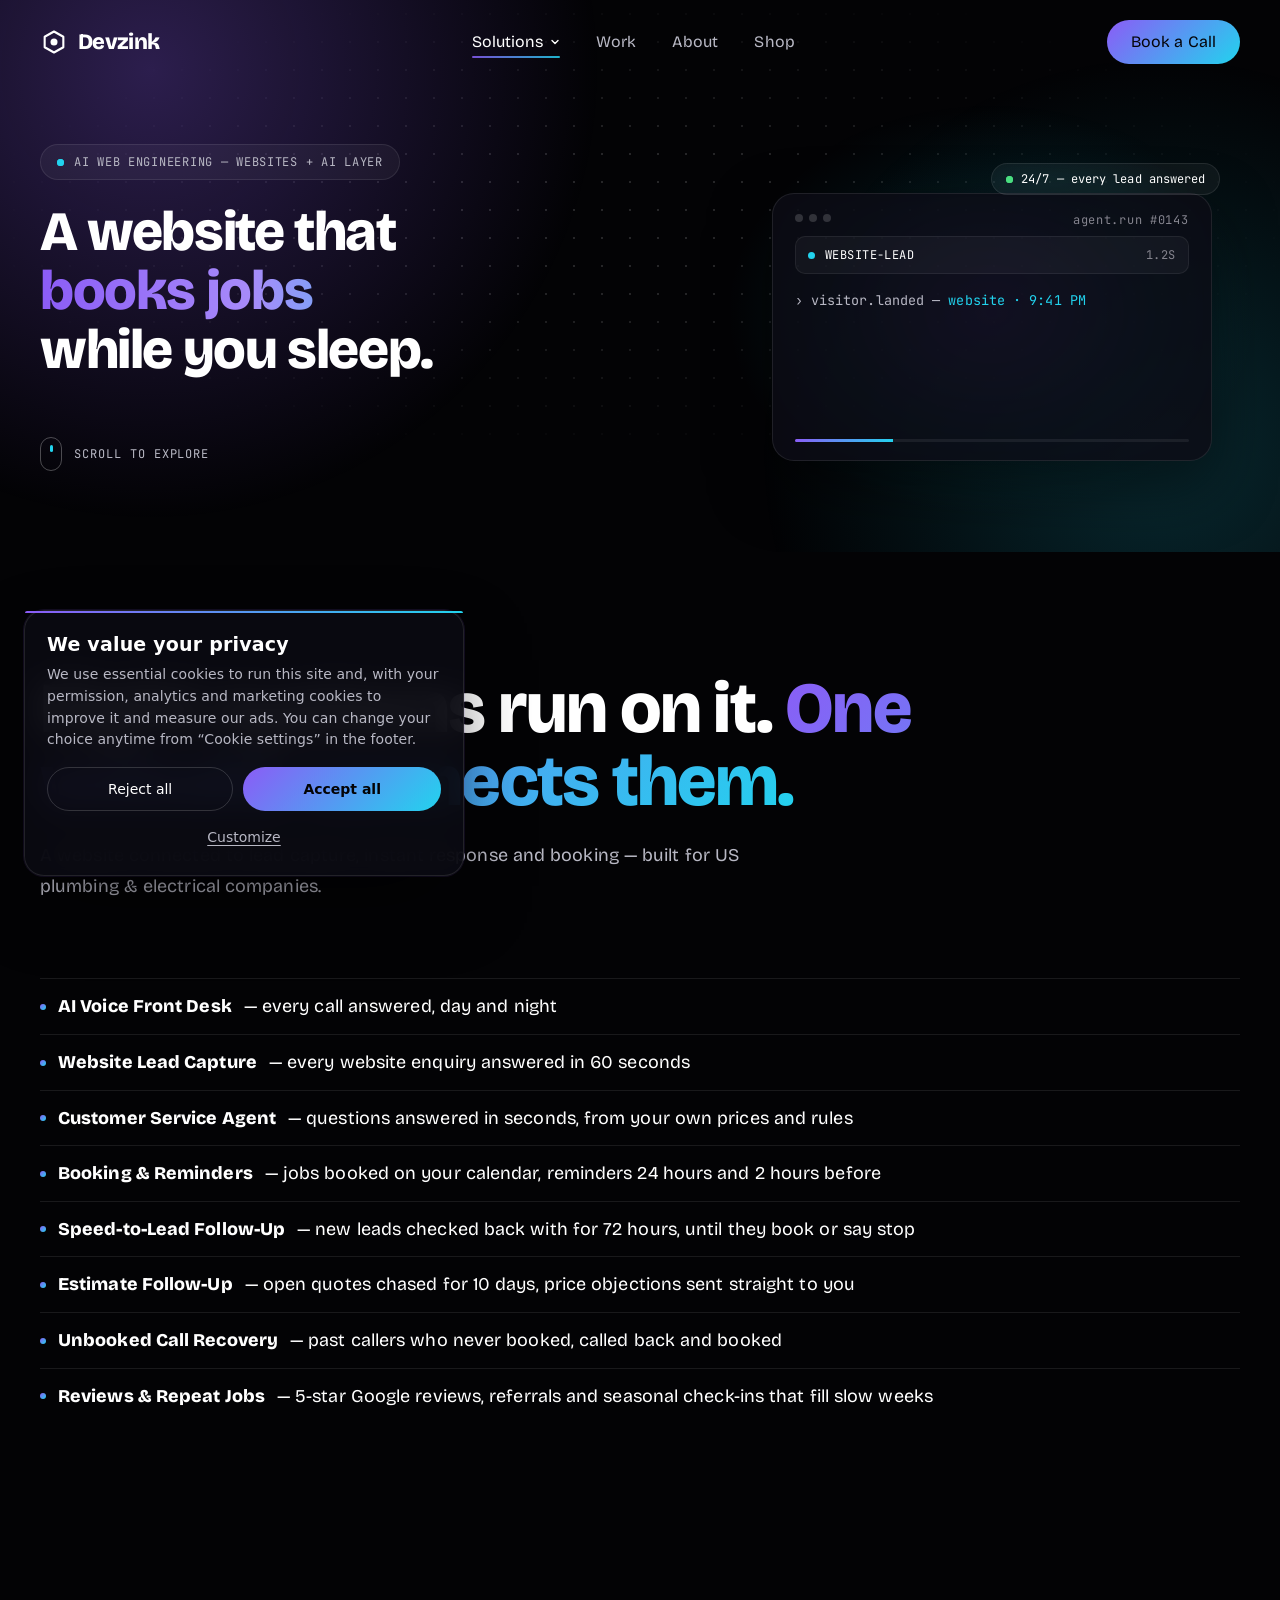
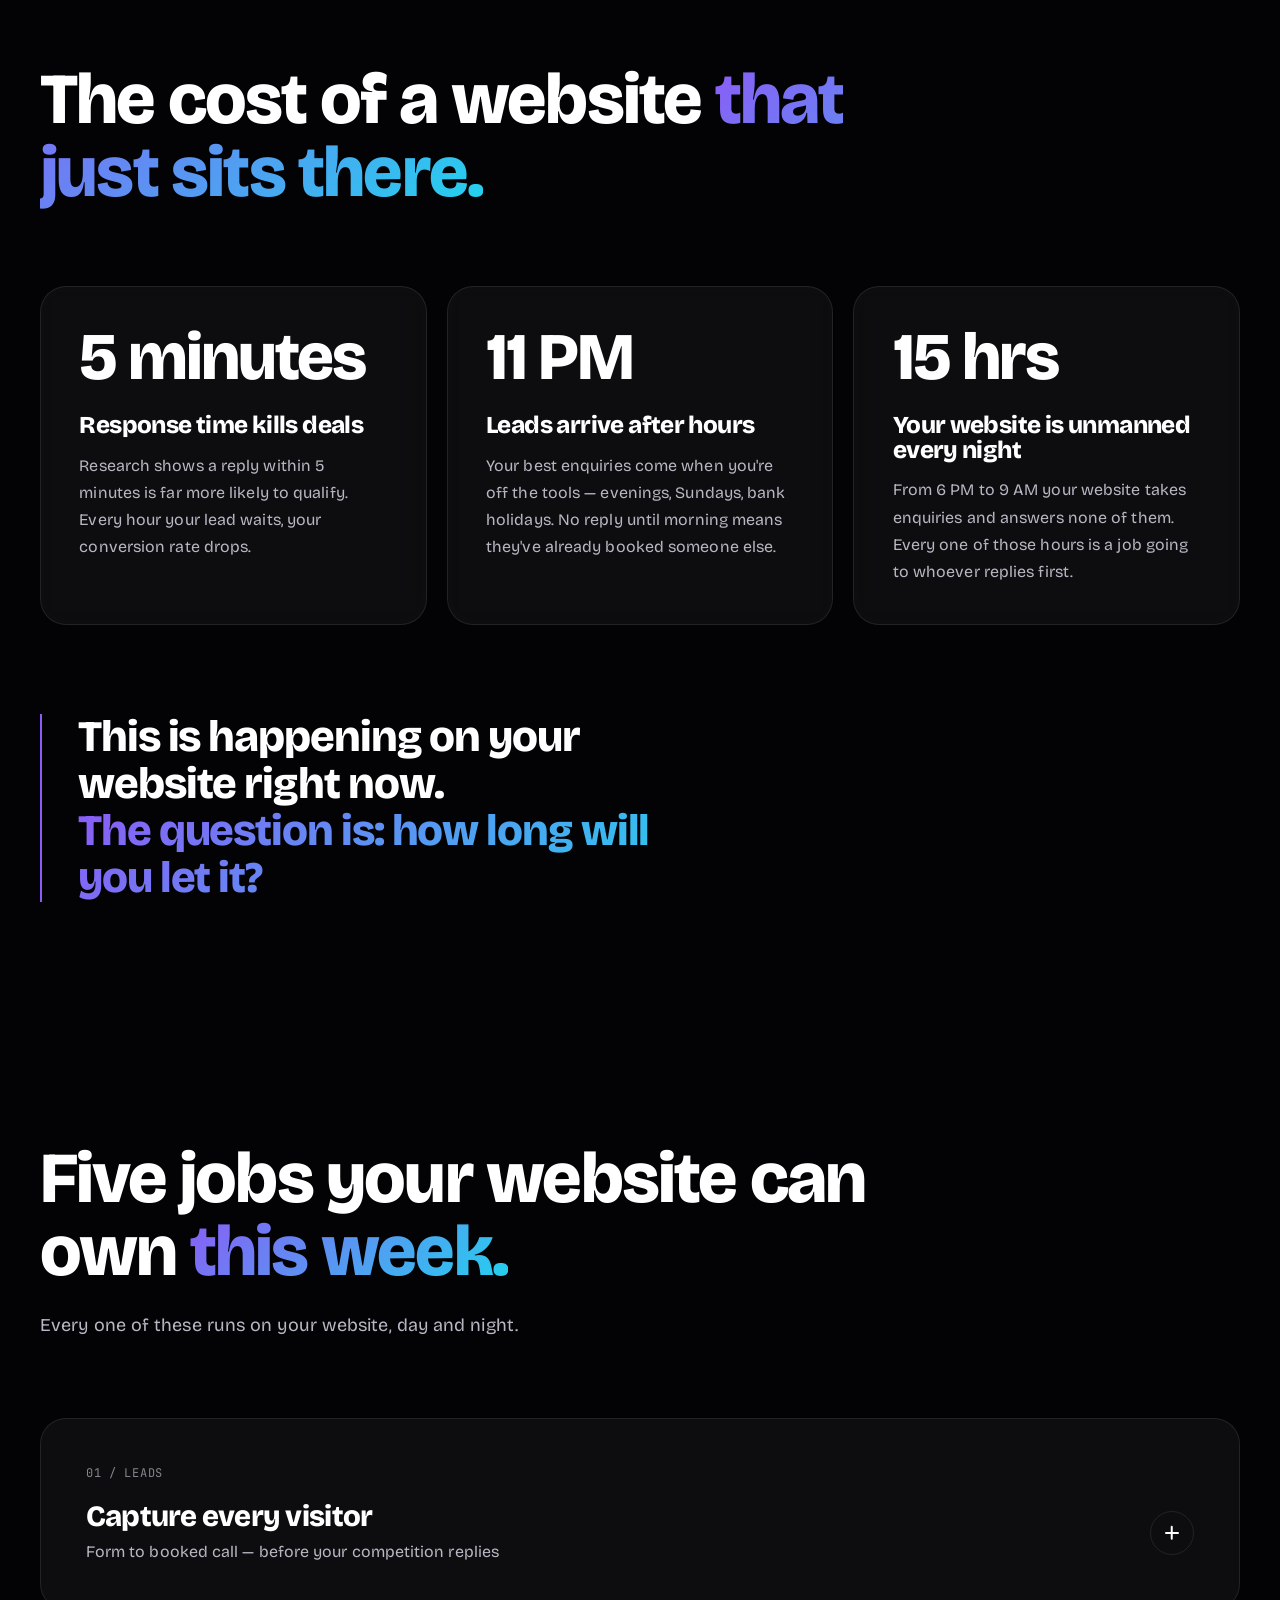
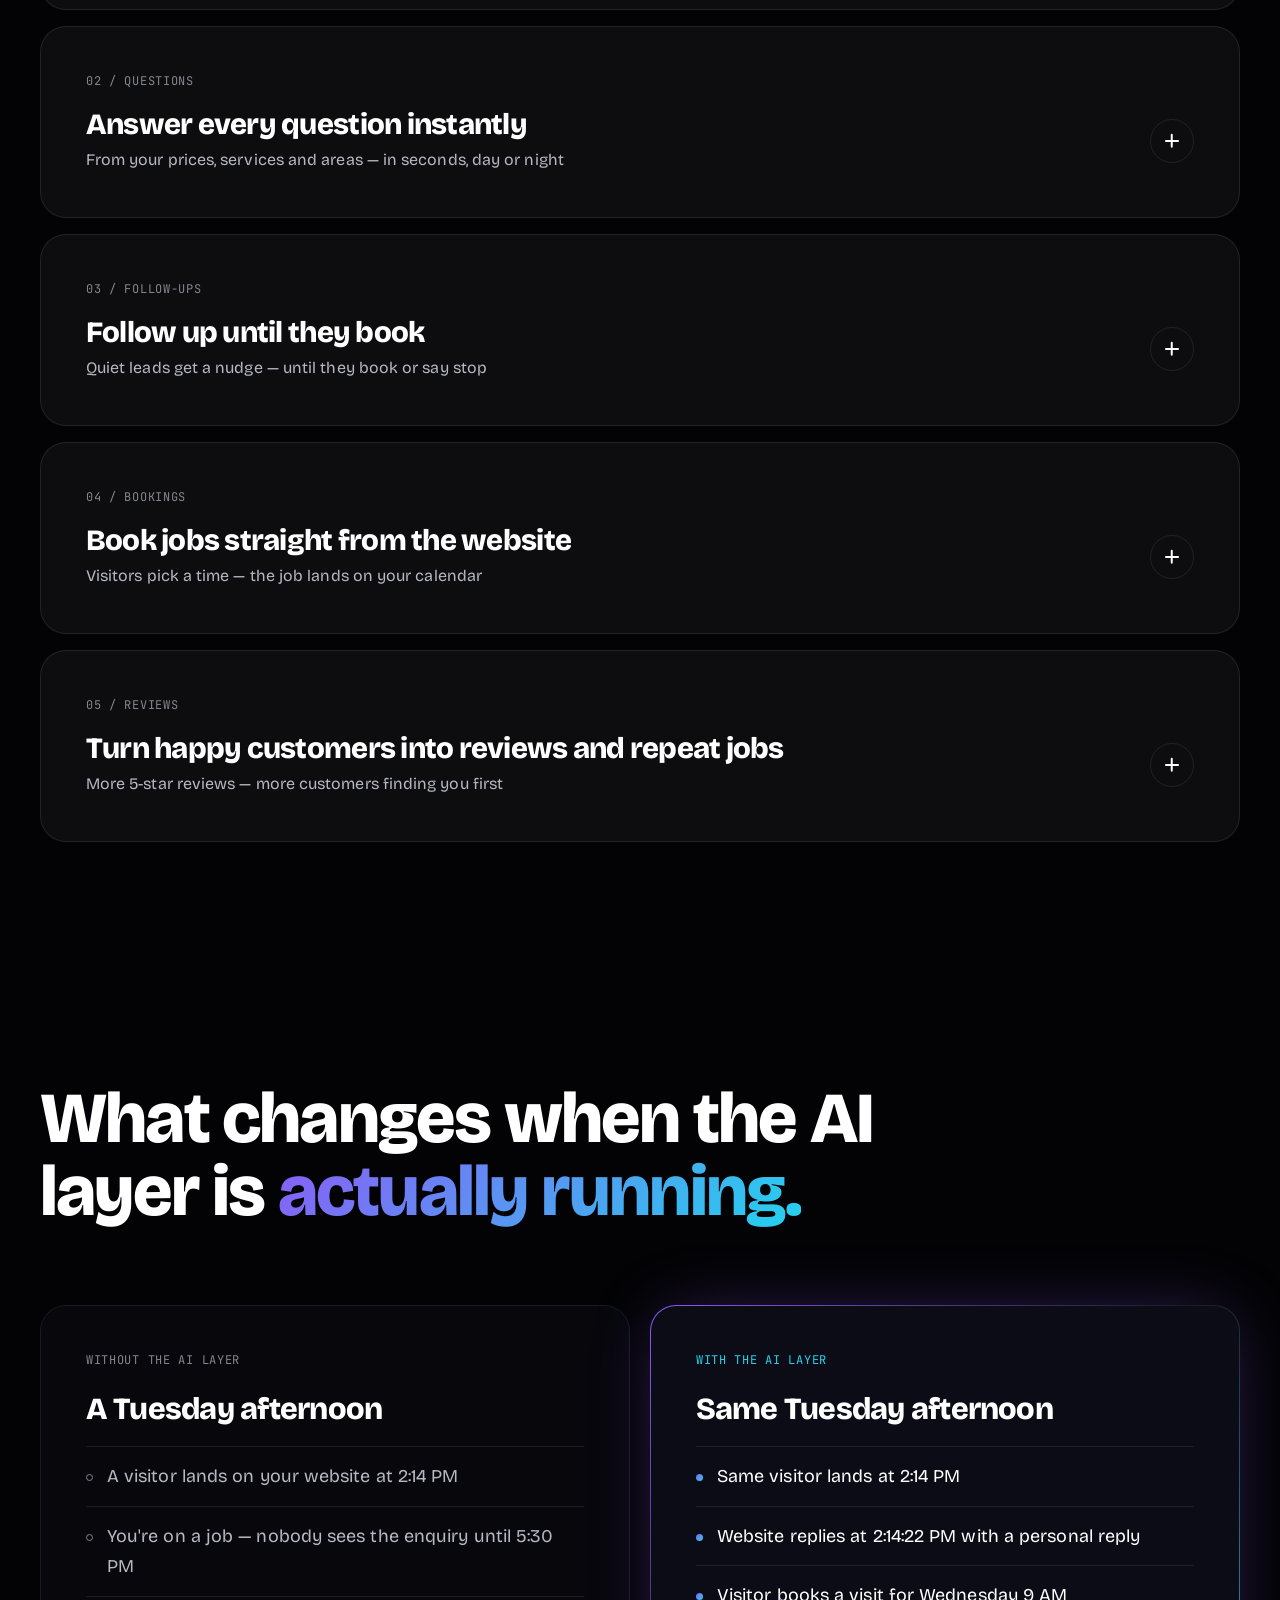
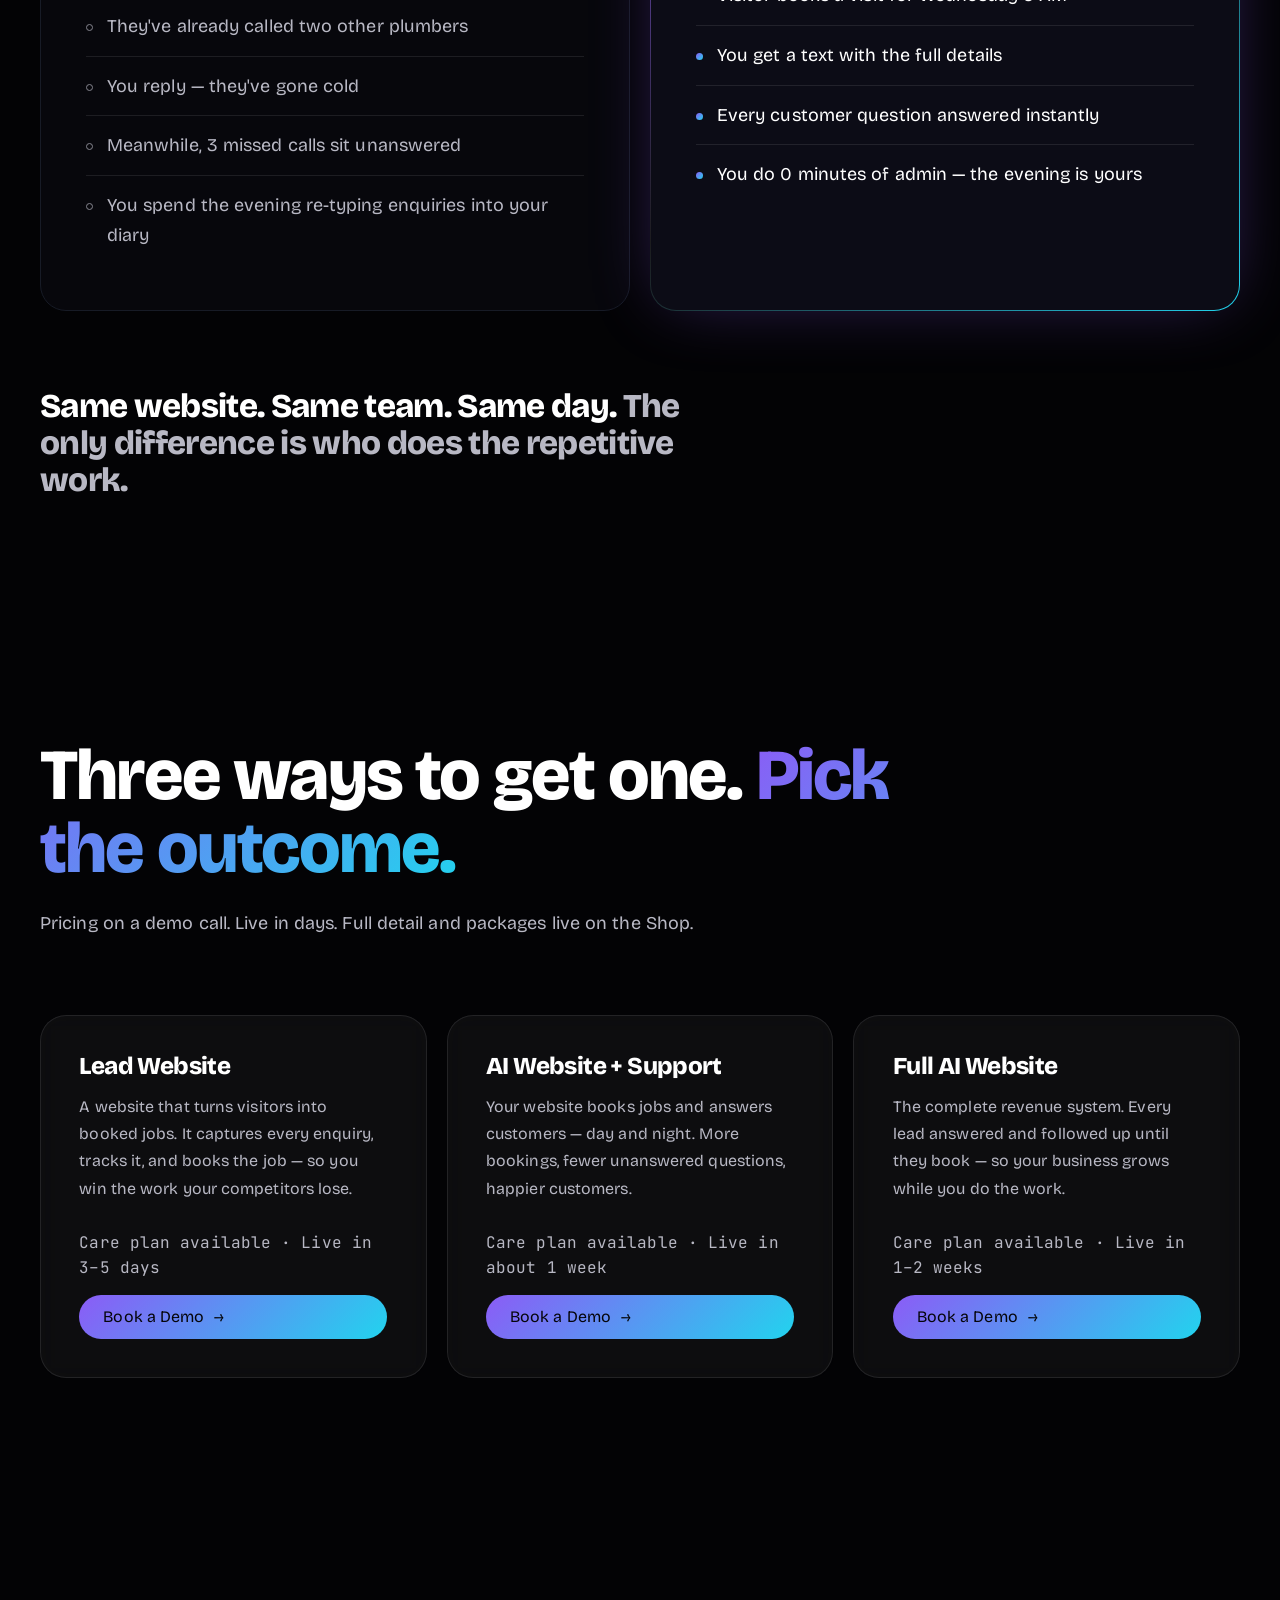
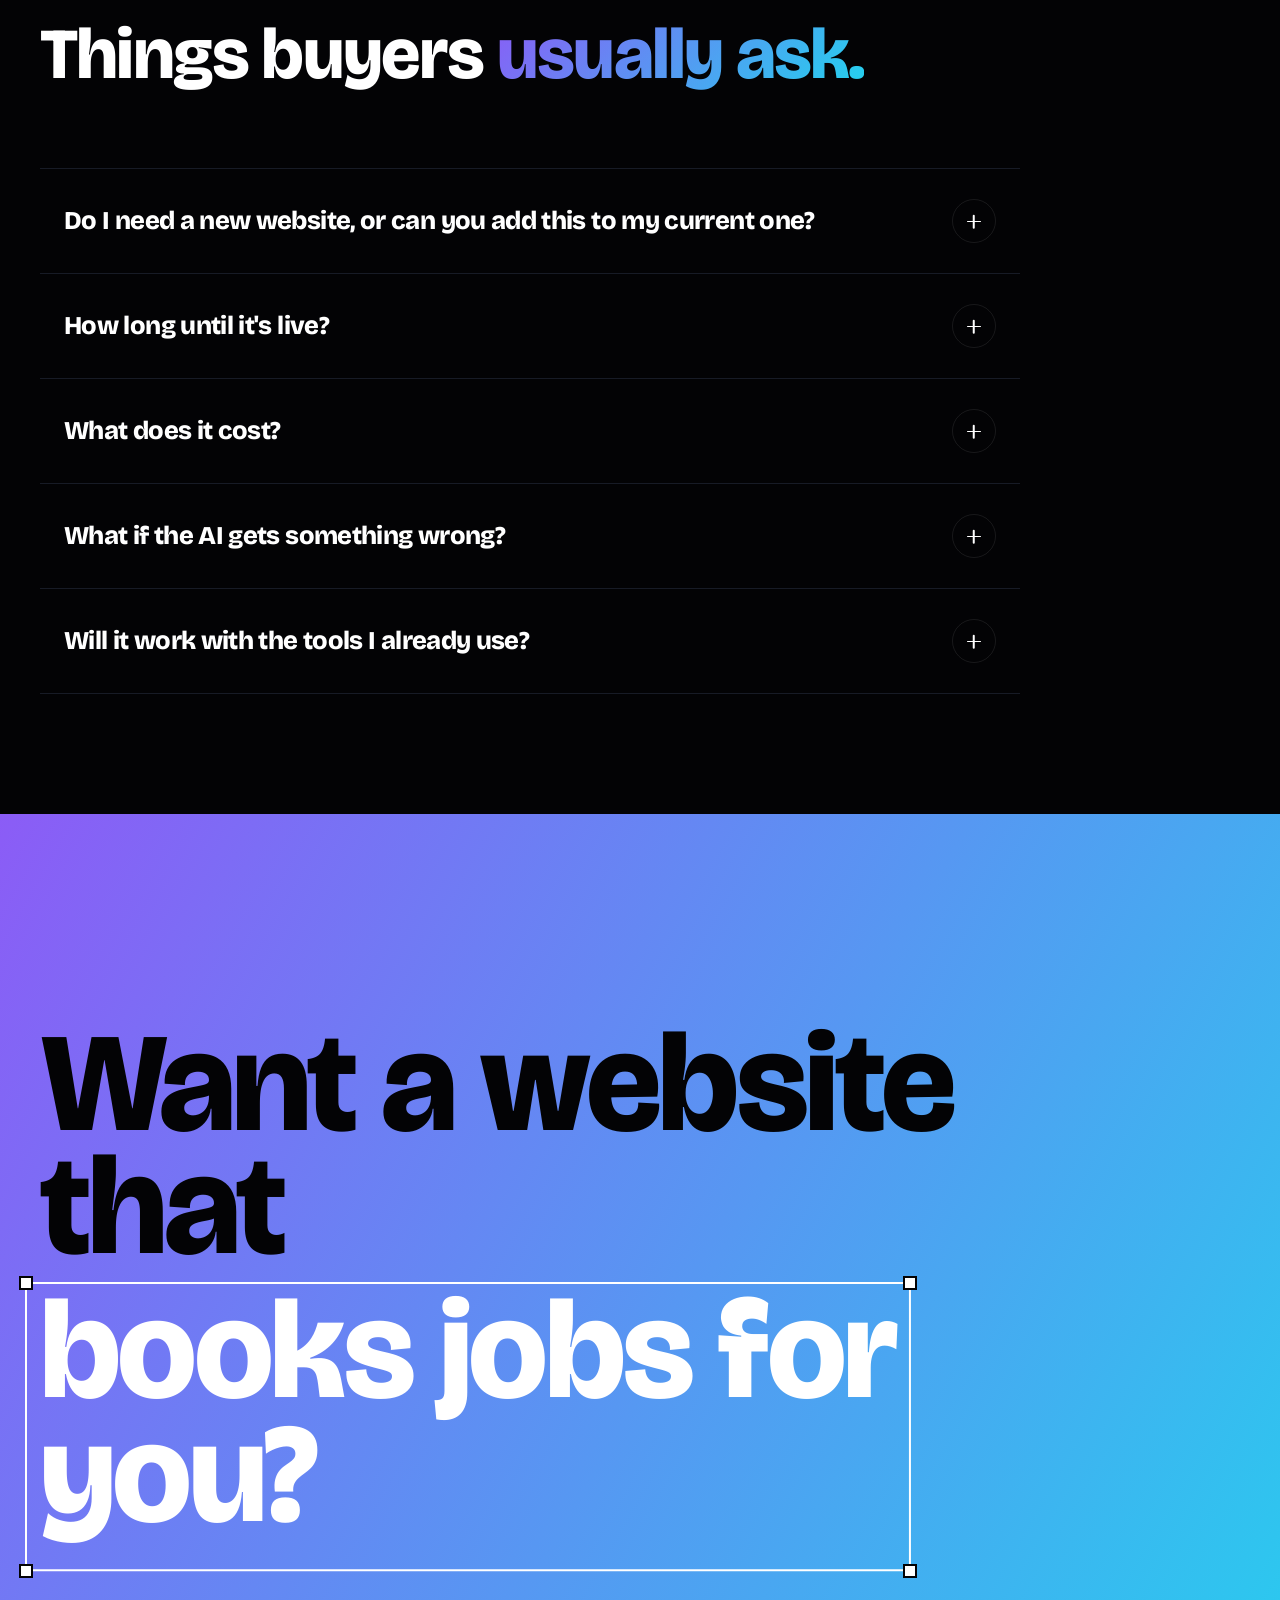
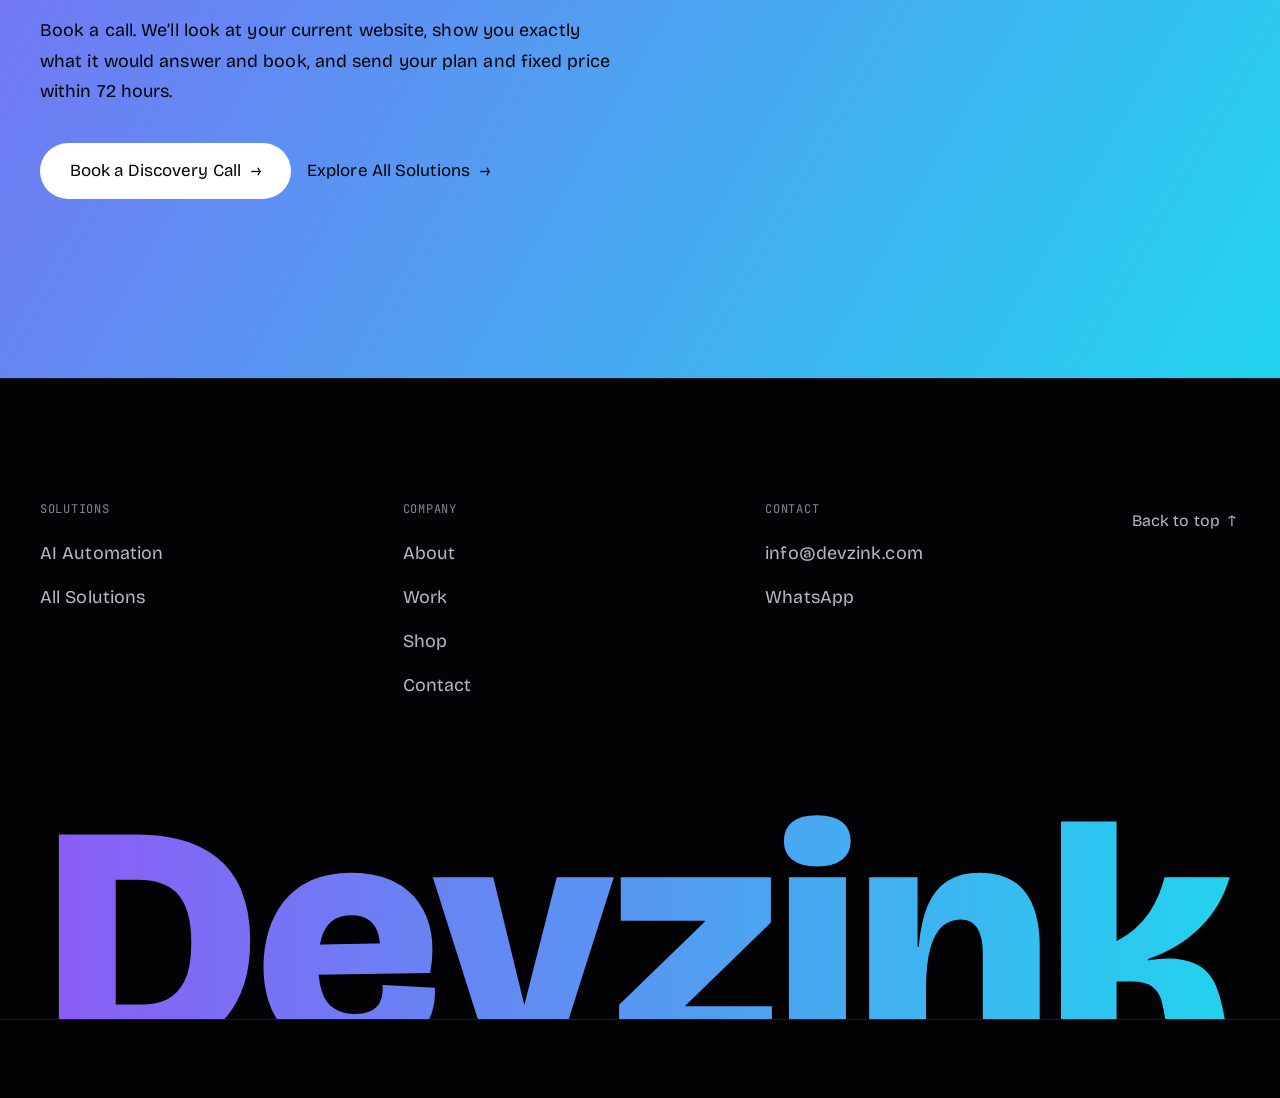
<file: ai-web-engineering.html>
<!doctype html>
<html lang="en">
<head>
<meta charset="utf-8" />
<!-- consent:start -->
<script>window.dataLayer=window.dataLayer||[];function gtag(){dataLayer.push(arguments)}gtag("consent","default",{ad_storage:"denied",ad_user_data:"denied",ad_personalization:"denied",analytics_storage:"denied",functionality_storage:"granted",security_storage:"granted",wait_for_update:500});</script>
<!-- consent:end -->

<meta name="viewport" content="width=device-width, initial-scale=1" />
<title>AI Web Engineering — AI Websites That Book Jobs | DevZink</title>
<link rel="canonical" href="https://devzink.com/ai-web-engineering" />
<link rel="icon" href="/favicon.ico" sizes="any" />
<link rel="icon" href="/favicon.svg" type="image/svg+xml" />
<link rel="icon" href="/favicon-48.png" sizes="48x48" type="image/png" />
<link rel="icon" href="/favicon-96.png" sizes="96x96" type="image/png" />
<link rel="icon" href="/favicon-192.png" sizes="192x192" type="image/png" />
<link rel="icon" href="/favicon-32.png" sizes="32x32" type="image/png" />
<link rel="apple-touch-icon" href="/apple-touch-icon.png" />
<link rel="manifest" href="/site.webmanifest" />
<meta name="theme-color" content="#05050A" />
<meta property="og:type" content="website" />
<meta property="og:site_name" content="DevZink" />
<meta property="og:title" content="AI Web Engineering — AI Websites That Book Jobs | DevZink" />
<meta property="og:description" content="An AI-powered website that answers every visitor in seconds, books jobs and follows up until they book. Website + AI layer, built together — live in days." />
<meta property="og:url" content="https://devzink.com/ai-web-engineering" />
<meta property="og:image" content="https://devzink.com/og-image.png" />
<meta property="og:image:width" content="1200" />
<meta property="og:image:height" content="630" />
<meta name="twitter:card" content="summary_large_image" />
<meta name="twitter:title" content="AI Web Engineering — AI Websites That Book Jobs | DevZink" />
<meta name="twitter:description" content="An AI-powered website that answers every visitor in seconds, books jobs and follows up until they book. Website + AI layer, built together — live in days." />
<meta name="twitter:image" content="https://devzink.com/og-image.png" />
<meta name="description" content="An AI-powered website that answers every visitor in seconds, books jobs and follows up until they book. Website + AI layer, built together — live in days." />
<link rel="preload" href="fonts/bricolage-grotesque-800.woff2" as="font" type="font/woff2" crossorigin />
<link rel="preload" href="fonts/bricolage-grotesque-400.woff2" as="font" type="font/woff2" crossorigin />
<!-- seo:start -->
<meta name="keywords" content="AI website, AI Web Engineering, AI website development, website with AI agent, lead booking website, AI automation agency, RAG customer service agent, small business website US" />
<meta name="robots" content="index, follow, max-image-preview:large, max-snippet:-1, max-video-preview:-1" />
<meta name="author" content="DevZink" />
<meta property="og:locale" content="en_US" />
<meta property="og:image:alt" content="DevZink AI automation agency" />
<meta name="twitter:image:alt" content="DevZink AI automation agency" />
<link rel="alternate" hreflang="en" href="https://devzink.com/ai-web-engineering" />
<link rel="alternate" hreflang="x-default" href="https://devzink.com/ai-web-engineering" />
<script type="application/ld+json">{"@context": "https://schema.org", "@graph": [{"@type": "Organization", "@id": "https://devzink.com/#org", "name": "DevZink", "alternateName": "Devzink", "url": "https://devzink.com/", "logo": "https://devzink.com/logo-512.png", "image": "https://devzink.com/og-image.png", "email": "info@devzink.com", "telephone": "+923304613837", "description": "DevZink is an AI automation agency building AI agents, AI websites and AI integrations for US plumbing and electrical companies.", "areaServed": "US", "knowsAbout": ["AI automation", "AI agents", "Agentic AI", "AI websites", "AI Web Engineering", "Lead booking automation", "RAG customer service agents"]}, {"@type": "WebSite", "@id": "https://devzink.com/#website", "url": "https://devzink.com/", "name": "DevZink", "publisher": {"@id": "https://devzink.com/#org"}}, {"@type": "WebPage", "@id": "https://devzink.com/ai-web-engineering#webpage", "url": "https://devzink.com/ai-web-engineering", "name": "AI Web Engineering — AI Websites That Book Jobs | DevZink", "description": "An AI-powered website that answers every visitor in seconds, books jobs and follows up until they book. Website + AI layer, built together — live in days.", "isPartOf": {"@id": "https://devzink.com/#website"}, "about": {"@id": "https://devzink.com/#org"}, "inLanguage": "en"}, {"@type": "BreadcrumbList", "itemListElement": [{"@type": "ListItem", "position": 1, "name": "Home", "item": "https://devzink.com/"}, {"@type": "ListItem", "position": 2, "name": "Solutions", "item": "https://devzink.com/services"}, {"@type": "ListItem", "position": 3, "name": "AI Web Engineering", "item": "https://devzink.com/ai-web-engineering"}]}, {"@type": "Service", "name": "AI Web Engineering", "serviceType": "AI Web Engineering", "url": "https://devzink.com/ai-web-engineering", "provider": {"@id": "https://devzink.com/#org"}, "areaServed": "US"}, {"@type": "FAQPage", "mainEntity": [{"@type": "Question", "name": "Do I need a new website, or can you add this to my current one?", "acceptedAnswer": {"@type": "Answer", "text": "Both. If you have a website, we connect to your existing forms — no rebuild needed. If you need a new one, we build the website and the AI system together."}}, {"@type": "Question", "name": "How long until it's live?", "acceptedAnswer": {"@type": "Answer", "text": "The Lead Website goes live in 3–5 days. AI Website + Support takes about a week, the Full AI Website 1–2 weeks. You'll know the exact timeline before we start."}}, {"@type": "Question", "name": "What does it cost?", "acceptedAnswer": {"@type": "Answer", "text": "We share pricing on a call, once we know your requirements — book a demo call and we will confirm the exact price for your scope. Full detail and packages are on the Shop."}}, {"@type": "Question", "name": "What if the AI gets something wrong?", "acceptedAnswer": {"@type": "Answer", "text": "If it's unsure, it hands over to you instead of guessing. You always see what it said."}}, {"@type": "Question", "name": "Will it work with the tools I already use?", "acceptedAnswer": {"@type": "Answer", "text": "Yes — your forms, email, calendar and WhatsApp. Your bookings land on your own calendar and job list."}}]}]}</script>
<!-- seo:end -->
<style>
/* ===== Fonts ===== */
@font-face{font-family:"Bricolage Grotesque";src:url(fonts/bricolage-grotesque-800.woff2) format("woff2");font-weight:800;font-display:swap}
@font-face{font-family:"Bricolage Grotesque";src:url(fonts/bricolage-grotesque-400.woff2) format("woff2");font-weight:400;font-display:swap}
@font-face{font-family:"JetBrains Mono";src:url(jetbrains-mono.woff2) format("woff2");font-weight:400;font-display:swap}

/* ===== Tokens ===== */
:root{
  --bg:#030305;--bg-2:#080810;--bg-3:#0C0C16;--border:#171B26;
  --text:#FFF;--muted:#B8B8C4;--dim:#85858F;
  --violet:#8B5CF6;--cyan:#22D3EE;
  --grad:linear-gradient(135deg,#8B5CF6,#22D3EE);
  --glass:linear-gradient(rgba(255,255,255,.045),rgba(255,255,255,.045)) transparent;--glass-b:rgba(255,255,255,.09);
  --ease:cubic-bezier(.22,1,.36,1);
  --max:1280px;--gut:clamp(20px,4vw,40px);
  --f-head:"Bricolage Grotesque",system-ui,sans-serif;
  --f-body:"Bricolage Grotesque",system-ui,sans-serif;
  --f-mono:"JetBrains Mono",ui-monospace,monospace;
  --r:26px;--tap:44px;
}

/* animatable custom properties (fallbacks under .no-atprop) */
@property --angle{syntax:"<angle>";inherits:false;initial-value:0deg}
@property --spot{syntax:"<color>";inherits:false;initial-value:rgba(139,92,246,0)}
@property --g1{syntax:"<color>";inherits:false;initial-value:transparent}
@property --g2{syntax:"<color>";inherits:false;initial-value:transparent}
@property --g3{syntax:"<color>";inherits:false;initial-value:transparent}

/* ===== Base ===== */
*,*::before,*::after{box-sizing:border-box;margin:0;padding:0}
html{-webkit-text-size-adjust:100%;scroll-padding-top:88px}
@media (prefers-reduced-motion:no-preference){html{scroll-behavior:smooth}}
body{background:var(--bg);color:var(--text);font:400 17px/1.7 var(--f-body);letter-spacing:.005em;-webkit-font-smoothing:antialiased;overflow-x:hidden}
@media (min-width:768px){body{font-size:18px}}
p{max-width:62ch}
img,svg{display:block;max-width:100%}
a{color:inherit;text-decoration:none}
ul{list-style:none}
:focus-visible{outline:2px solid var(--cyan);outline-offset:3px;box-shadow:0 0 0 6px rgba(34,211,238,.18)}
a:not(.btn):focus-visible{border-radius:6px}
h1,h2,h3{font-family:var(--f-head);font-weight:800;letter-spacing:-.025em;line-height:1.02}
.wrap{max-width:var(--max);margin:0 auto;padding:0 var(--gut)}
.mono{font-family:var(--f-mono);font-size:13px;letter-spacing:.06em;text-transform:uppercase}
.gtext{background:var(--grad);-webkit-background-clip:text;background-clip:text;color:#A78BFA;-webkit-text-fill-color:transparent}
.skip{position:absolute;left:-999px;top:8px;z-index:100;background:var(--text);color:var(--bg);padding:10px 16px;border-radius:99px}
.skip:focus{left:8px}

/* ===== Buttons ===== */
.btn{display:inline-flex;align-items:center;gap:10px;min-height:var(--tap);padding:0 24px;border-radius:99px;font:500 16px/1 var(--f-body);transition:transform .4s var(--ease),background-color .3s,border-color .3s;white-space:nowrap}
.btn--grad{position:relative;isolation:isolate;background:#8B5CF6 var(--grad);background-color:#8B5CF6;color:#05050A;transition:transform .4s var(--ease),box-shadow .4s var(--ease)}
.btn--grad::before{content:"";position:absolute;inset:-3px;z-index:-1;border-radius:inherit;padding:2px;background:linear-gradient(90deg,#8B5CF6,#22D3EE,#F5F3FF,#22D3EE,#8B5CF6) 0 50%/300% 100%;-webkit-mask:linear-gradient(#000 0 0) content-box,linear-gradient(#000 0 0);-webkit-mask-composite:xor;mask:linear-gradient(#000 0 0) content-box exclude,linear-gradient(#000 0 0);opacity:0;transition:opacity .35s var(--ease);animation:ringFlow 2.4s linear infinite;animation-play-state:paused;pointer-events:none}
.btn--grad:hover::before,.btn--grad:focus-visible::before{opacity:1;animation-play-state:running}
.btn--grad:hover{box-shadow:0 10px 36px rgba(139,92,246,.38),0 0 24px rgba(34,211,238,.22)}
@keyframes ringFlow{to{background-position:300% 50%}}
.btn--glass{background:var(--glass);border:1px solid var(--glass-b);color:var(--text);-webkit-backdrop-filter:blur(12px);backdrop-filter:blur(12px)}
.btn--glass:hover{background:linear-gradient(rgba(255,255,255,.08),rgba(255,255,255,.08)) transparent;border-color:rgba(255,255,255,.18)}
.btn:hover{transform:translateY(-2px)}
.btn--lg{min-height:56px;padding:0 30px;font-size:17px}
.arrow{display:inline-block;transition:transform .25s ease}
.btn:hover .arrow,a:hover>.arrow,.btn:focus-visible .arrow{transform:translateX(5px)}
.btn:hover .arrow--up{transform:translateY(-4px)}
.btn:hover .arrow--out{transform:translate(3px,-3px)}

/* ===== Progress + Nav ===== */
.progress{position:fixed;inset:0 0 auto;height:1.5px;background:rgba(255,255,255,.22);transform:scaleX(0);transform-origin:0 50%;z-index:60}
@media (max-width:760px){.progress{display:none}}
.nav{position:fixed;inset:0 0 auto;z-index:50;transition:padding .5s var(--ease)}
.nav__bar{display:flex;align-items:center;justify-content:space-between;gap:24px;height:84px;transition:height .5s var(--ease)}
.nav::before{content:"";position:absolute;inset:0;background:rgba(8,8,16,.72);border-bottom:1px solid var(--glass-b);-webkit-backdrop-filter:saturate(1.4) blur(14px);backdrop-filter:saturate(1.4) blur(14px);opacity:0;transition:opacity .4s var(--ease)}
.nav.scrolled::before{opacity:1}
.nav.scrolled .nav__bar{height:56px}
.nav.scrolled .logo{transform:scale(.88);transform-origin:left center}
.logo{position:relative;display:flex;align-items:center;gap:10px;font:800 22px/1 var(--f-head);letter-spacing:-.03em;min-height:var(--tap);transition:transform .5s var(--ease)}
.logo svg{width:28px;height:28px}
.nav__links{position:relative;display:flex;gap:4px}
.nav__links a{display:flex;align-items:center;min-height:var(--tap);padding:0 16px;color:var(--muted);font-weight:500;font-size:16px;border-radius:99px;transition:color .3s}
.nav__links a:hover{color:var(--text)}
.nav__end{position:relative;display:flex;align-items:center;gap:8px}
.menu-btn{display:none;position:relative;width:var(--tap);height:var(--tap);border-radius:50%;background:var(--glass);border:1px solid var(--glass-b);color:var(--text);cursor:pointer}
.menu-btn i{position:absolute;left:50%;top:50%;width:18px;height:1.5px;margin:-.75px 0 0 -9px;border-radius:2px;background:currentColor;transition:transform .5s var(--ease)}
.menu-btn i:first-child{transform:translateY(-3.5px)}
.menu-btn i:last-child{transform:translateY(3.5px)}
.nav.open .menu-btn i:first-child{transform:rotate(45deg)}
.nav.open .menu-btn i:last-child{transform:rotate(-45deg)}

/* services dropdown */
.dd{position:relative}
.dd__btn{display:flex;align-items:center;gap:7px;min-height:var(--tap);padding:0 16px;border:0;border-radius:99px;background:none;color:var(--muted);font:500 16px/1 var(--f-body);cursor:pointer;transition:color .3s}
.dd__btn svg{width:10px;height:10px;transition:transform .45s var(--ease)}
.dd__panel{position:absolute;top:100%;left:-12px;width:min(460px,90vw);padding-top:10px;opacity:0;visibility:hidden;transform:translateY(10px) scale(.98);transform-origin:15% 0;transition:opacity .3s var(--ease),transform .45s var(--ease),visibility 0s .45s}
.dd__in{padding:8px;border-radius:22px;background:#0C0C16;border:1px solid var(--glass-b);box-shadow:0 30px 80px rgba(0,0,0,.55)}
.dd__list li{opacity:0;transform:translateY(6px);transition:opacity .3s var(--ease),transform .45s var(--ease)}
.dd .dd__list a{display:grid;gap:4px;min-height:var(--tap);padding:12px 14px;border-radius:14px;color:var(--text);font-size:16px;transition:background-color .3s}
.dd__list,.dd__list li,.dd .dd__list a{background-color:#0C0C16}
.dd .dd__list a:hover,.dd .dd__list a:focus-visible,.dd .dd__list a[aria-current="page"]{background-color:#17171F}
.dd__list b{display:flex;align-items:center;gap:10px;font:500 16px/1.25 var(--f-body)}
.dd__list b::before{content:"";flex:none;width:6px;height:6px;border-radius:50%;background:var(--grad)}
.dd__list b+span{padding-left:16px;color:var(--muted);font-size:13px;line-height:1.4}
.dd__tag{flex:none;padding:2px 8px;border:1px solid var(--glass-b);border-radius:99px;color:var(--muted);font-size:10px;font-weight:600;letter-spacing:.08em;text-transform:uppercase}
.dd .dd__list a.dd__all{display:flex;align-items:center;justify-content:space-between;margin-top:4px;padding:0 14px;border-top:1px solid var(--glass-b);border-radius:0 0 14px 14px;color:var(--cyan);font-size:15px}
.dd:is(:hover,:focus-within,.open):not(.hush) .dd__btn{color:var(--text)}
.dd:is(:hover,:focus-within,.open):not(.hush) .dd__btn svg{transform:rotate(180deg)}
.dd:is(:hover,:focus-within,.open):not(.hush) .dd__panel{opacity:1;visibility:visible;transform:none;transition-delay:0s}
.dd:is(:hover,:focus-within,.open):not(.hush) .dd__list li{opacity:1;transform:none;transition-delay:calc(.05s + var(--i) * .04s)}
/* current page: subtle gradient underline */
.dd__btn.is-current{position:relative;color:var(--text)}
.dd__btn.is-current::after{content:"";position:absolute;left:16px;right:16px;bottom:6px;height:2px;border-radius:2px;background:var(--grad);opacity:.85}
.mmenu__sub a[aria-current="page"]{color:var(--text)}

/* mobile full-screen menu */
.mmenu{position:fixed;inset:0;z-index:49;display:flex;flex-direction:column;padding:96px var(--gut) 32px;overflow-y:auto;background:radial-gradient(600px circle at 0 0,rgba(139,92,246,.22),transparent 60%),radial-gradient(500px circle at 100% 100%,rgba(34,211,238,.14),transparent 60%),#030305;clip-path:circle(0 at calc(100% - 44px) 42px);visibility:hidden;transition:clip-path .7s cubic-bezier(.76,0,.24,1),visibility 0s .7s}
.menu-open{overflow:hidden}
.menu-open .mmenu{clip-path:circle(150% at calc(100% - 44px) 42px);visibility:visible;transition-delay:0s}
.mmenu__list>li{padding:6px 0;border-bottom:1px solid var(--border);opacity:0;transform:translateY(28px);transition:opacity .4s var(--ease),transform .6s var(--ease)}
.menu-open .mmenu__list>li{opacity:1;transform:none;transition-delay:calc(.18s + var(--i) * .07s)}
.mmenu__big{display:flex;align-items:center;justify-content:space-between;min-height:60px;font:800 clamp(36px,10vw,52px)/1 var(--f-head);letter-spacing:-.03em}
.mmenu__sub{margin:0 0 10px}
.mmenu__sub a{display:flex;align-items:center;gap:10px;min-height:48px;color:var(--muted);font-size:16px}
.mmenu__sub a::before{content:"";flex:none;width:6px;height:6px;border-radius:50%;background:var(--grad)}
.mmenu__cta{margin-top:28px}
.mmenu__list>li.mmenu__cta{border:0}
@media (min-width:861px){.mmenu{display:none}}

/* preloader */
.pre{display:none}
.is-loading{overflow:hidden}
.is-loading .pre{position:fixed;inset:0;z-index:300;display:grid;place-items:center;background:#030305;transition:transform .9s cubic-bezier(.76,0,.24,1)}
.pre.done{transform:translateY(-100%)}
.pre__in{display:grid;justify-items:center;gap:22px;transition:opacity .4s var(--ease),transform .6s var(--ease)}
.pre.done .pre__in{opacity:0;transform:translateY(-30px)}
.pre__mark{width:64px;height:64px;overflow:visible;filter:drop-shadow(0 0 18px rgba(139,92,246,.55))}
.pre__mark path{stroke-dasharray:1;stroke-dashoffset:1;animation:draw 1.1s var(--ease) .1s forwards}
.pre__mark circle{opacity:0;transform-box:fill-box;transform-origin:center;transform:scale(.4);animation:popIn .5s var(--ease) .7s forwards}
@keyframes popIn{to{opacity:1;transform:none}}
@keyframes draw{to{stroke-dashoffset:0}}
.pre__bar{width:180px;height:2px;border-radius:2px;background:rgba(255,255,255,.08);overflow:hidden}
.pre__bar i{display:block;height:100%;background:var(--grad);transform:scaleX(0);transform-origin:0 50%}
.pre__pct{color:var(--dim);font-variant-numeric:tabular-nums;min-width:5ch;text-align:center}
.is-loading .hero,.is-loading .hero *{animation-play-state:paused!important}
.is-loading .hero [data-reveal]{opacity:0!important;transform:translateY(28px)!important}

/* page transitions */
.curtain{position:fixed;inset:0;z-index:250;pointer-events:none;background:linear-gradient(to top,#8B5CF6,#22D3EE);transform:translateY(100%);visibility:hidden}
.curtain.cover{visibility:visible;transform:none;transition:transform .45s cubic-bezier(.76,0,.24,1)}
.curtain-in .curtain{visibility:visible;transform:none}
.curtain.away{visibility:visible;transform:translateY(-100%);transition:transform .6s cubic-bezier(.76,0,.24,1)}
@media (prefers-reduced-motion:no-preference){
  @view-transition{navigation:auto}
  ::view-transition-old(root){animation:vtOut .4s cubic-bezier(.76,0,.24,1) both}
  ::view-transition-new(root){animation:vtIn .55s var(--ease) .1s both}
}
@keyframes vtOut{to{opacity:0;transform:translateY(-32px)}}
@keyframes vtIn{from{opacity:0;transform:translateY(32px)}}

/* ===== Hero ===== */
.hero{position:relative;overflow:hidden;min-height:85vh;min-height:85svh;display:flex;flex-direction:column;justify-content:center;padding:clamp(92px,12vh,120px) 0 clamp(28px,4vh,44px);isolation:isolate}
.hero>.wrap{width:100%;max-width:1440px}
.hero__bg{position:absolute;inset:0;z-index:-1;pointer-events:none}
.dots{position:absolute;inset:0;background:radial-gradient(rgba(255,255,255,.14) 1px,transparent 1.2px) 0 0/28px 28px;-webkit-mask:radial-gradient(ellipse 70% 60% at 50% 40%,#000 20%,transparent 75%);mask:radial-gradient(ellipse 70% 60% at 50% 40%,#000 20%,transparent 75%)}
.glow{position:absolute;border-radius:50%;will-change:transform}
.glow--v{width:900px;height:900px;left:-300px;top:-380px;background:radial-gradient(closest-side,rgba(139,92,246,.30),transparent);animation:driftA 22s var(--ease) infinite alternate}
.glow--c{width:800px;height:800px;right:-280px;top:10%;background:radial-gradient(closest-side,rgba(34,211,238,.18),transparent);animation:driftB 26s var(--ease) infinite alternate}
@keyframes driftA{to{transform:translate(140px,90px) scale(1.1)}}
@keyframes driftB{to{transform:translate(-120px,70px) scale(.92)}}

.hero__grid{display:grid;grid-template-columns:minmax(0,1.1fr) minmax(0,1fr);gap:clamp(40px,4.5vw,80px);align-items:center}
.hero__text{container-type:inline-size;min-width:0}
.pill{display:inline-flex;align-items:center;gap:10px;min-height:36px;padding:0 16px;border-radius:99px;background:var(--glass);border:1px solid var(--glass-b);color:var(--muted);font-size:12px}
.pulse{position:relative;width:7px;height:7px;border-radius:50%;background:var(--cyan);flex:none}
.pulse::after{content:"";position:absolute;inset:0;border-radius:50%;background:var(--cyan);animation:pulse 2s var(--ease) infinite}
@keyframes pulse{to{transform:scale(3.2);opacity:0}}
.hero h1{font-size:clamp(38px,4.4vw,84px);font-size:clamp(34px,11.6cqi,88px);line-height:1.04;max-width:16ch;margin:22px 0}
.line{display:block;overflow:hidden;padding:.04em 0 .1em;margin-bottom:-.1em;white-space:nowrap}
.line>span{display:inline-block;transform:translateY(110%);animation:lineUp 1.1s var(--ease) forwards;animation-delay:calc(.15s + var(--i,0) * .12s)}
@keyframes lineUp{to{transform:none}}
.hl{display:inline-block;white-space:nowrap;padding-right:.04em;background:linear-gradient(90deg,#8B5CF6,#A78BFA 35%,#22D3EE 75%,#67E8F9) 0 50%/140% 100%;-webkit-background-clip:text;background-clip:text;color:#A78BFA;-webkit-text-fill-color:transparent;animation:hlShift 7s ease-in-out infinite alternate}
@keyframes hlShift{to{background-position:100% 50%}}
@media (max-width:980px){.line{white-space:normal}}
.hero__sub{max-width:560px;color:var(--muted);font-size:clamp(17px,1.35vw,19px)}
.cta{display:flex;flex-wrap:wrap;gap:12px;margin-top:36px}
.hero .cta{margin-top:28px}
.fade-up{opacity:0;transform:translateY(16px);animation:fadeUp 1s var(--ease) forwards;animation-delay:var(--d,.6s)}
@keyframes fadeUp{to{opacity:1;transform:none}}

/* hero visual: agent console */
.float{animation:float 7s ease-in-out infinite}
@keyframes float{50%{transform:translateY(-10px)}}
.glass{background:var(--glass);border:1px solid var(--glass-b);-webkit-backdrop-filter:blur(12px);backdrop-filter:blur(12px)}
.console{position:absolute;left:-16%;bottom:-19%;z-index:2;width:min(262px,66%);padding:14px 16px 12px;border-radius:18px;background:rgba(12,12,22,.82);box-shadow:0 24px 60px rgba(0,0,0,.5)}
.console__top{display:flex;gap:6px;margin-bottom:12px}
.console__top i{width:8px;height:8px;border-radius:50%;background:rgba(255,255,255,.16)}
.console__top b{margin-left:auto;font:400 12px/1 var(--f-mono);color:var(--dim);letter-spacing:.06em}
.console p{font:400 12.5px/1.85 var(--f-mono);color:var(--muted);white-space:nowrap;overflow:hidden;text-overflow:ellipsis;max-width:none;opacity:0;animation:logIn .6s var(--ease) forwards;animation-delay:calc(1.4s + var(--i) * .45s)}
@keyframes logIn{from{opacity:0;transform:translateX(-6px)}to{opacity:1;transform:none}}
.console p em{font-style:normal;color:var(--cyan)}
.console p strong{font-weight:400;color:var(--violet)}
.badge{position:absolute;right:-6%;top:6%;z-index:2;display:flex;align-items:center;gap:8px;padding:9px 14px;border-radius:99px;font:400 12px/1 var(--f-mono);color:var(--text);animation-delay:-3s}
.badge .pulse{background:#4ADE80}.badge .pulse::after{background:#4ADE80}

/* stats */
.stat b{display:block;font:800 clamp(26px,2.6vw,36px)/1 var(--f-head);letter-spacing:-.03em;margin-bottom:10px}
.stat>span{color:var(--dim);font-size:12px}
/* ===== Sections ===== */
.sec{padding:120px 0;position:relative}
.sec__head{display:grid;gap:22px;max-width:900px;margin-bottom:clamp(48px,6vw,80px)}
.eyebrow{color:var(--dim);display:flex;align-items:center;gap:12px}
.eyebrow::before{content:"";flex:none;align-self:center;width:28px;height:1px;background:var(--grad)}
/* no stray boxes in section heads: empty reveal masks or pseudo-elements never render */
.rv-m:empty,.rv-in:empty,.sec__head>:empty{display:none}
.rv-m::before,.rv-m::after,.rv-in::before,.rv-in::after,.sec__head h2::before,.sec__head h2::after{content:none}
.sec h2{font-size:clamp(40px,5.6vw,84px)}
.sec__sub{color:var(--muted);max-width:62ch}
@media (max-width:760px){.sec{padding:80px 0}}

/* reveal */
.js [data-reveal]{opacity:0;transform:translateY(28px);transition:opacity 1s var(--ease),transform 1s var(--ease);transition-delay:var(--d,0s)}
.js [data-reveal].in,.js [data-reveal].rv-group{opacity:1;transform:none}
.js [data-reveal].rv-self{transform:translateY(12px);filter:blur(6px);transition:opacity .8s var(--ease),transform .8s var(--ease),filter .8s var(--ease)}
.js [data-reveal].rv-self.in{transform:none;filter:none}
.js .rv{opacity:0;transform:translateY(12px);filter:blur(6px);transition:opacity .8s var(--ease),transform .8s var(--ease),filter .8s var(--ease);transition-delay:calc(var(--d,0s) + var(--rv,0) * 60ms)}
.js .in .rv{opacity:1;transform:none;filter:none}
.rv-m{display:block;overflow:hidden;padding:.04em 0 .16em;margin:-.04em 0 -.16em}
.js .rv-in{display:block;transform:translateY(108%);transition:transform 1.05s var(--ease);transition-delay:calc(var(--d,0s) + var(--rv,0) * 60ms)}
.js .in .rv-in{transform:none}

/* panels: hover = lift, rotating ring, soft spotlight */
.panel{position:relative;overflow:hidden;isolation:isolate;cursor:pointer;display:flex;flex-direction:column;gap:24px;padding:clamp(28px,3.5vw,48px);border-radius:var(--r);background:var(--glass);border:1px solid var(--glass-b)}
.panel::before{content:"";position:absolute;inset:0;z-index:2;border-radius:inherit;padding:1.5px;background:conic-gradient(from var(--angle),rgba(139,92,246,.28),#8B5CF6 18%,#22D3EE 34%,rgba(34,211,238,.28) 52%,rgba(139,92,246,.28) 70%,#A78BFA 86%,rgba(139,92,246,.28));-webkit-mask:linear-gradient(#000 0 0) content-box,linear-gradient(#000 0 0);-webkit-mask-composite:xor;mask:linear-gradient(#000 0 0) content-box exclude,linear-gradient(#000 0 0);opacity:0;transition:opacity .4s var(--ease);pointer-events:none;animation:ringSpin 6s linear infinite paused}
.no-atprop .panel::before{background:linear-gradient(90deg,#8B5CF6,#22D3EE,rgba(139,92,246,.3),#8B5CF6,#22D3EE) 0 0/300% 100%;animation-name:ringPan}
@keyframes ringSpin{to{--angle:360deg}}
@keyframes ringPan{to{background-position:300% 0}}
.panel::after{content:"";position:absolute;inset:0;z-index:-1;border-radius:inherit;background:radial-gradient(640px circle at var(--mx,50%) var(--my,0%),rgba(139,92,246,.09),rgba(34,211,238,.035) 45%,transparent 75%);opacity:0;transition:opacity .4s var(--ease);pointer-events:none}
.panel h3{font-size:clamp(30px,3vw,44px)}
.panel__title{display:block;background:linear-gradient(90deg,var(--text) 0 50%,#A78BFA 78%,#22D3EE) 0 0/200% 100%;-webkit-background-clip:text;background-clip:text;-webkit-text-fill-color:transparent;transition:background-position .4s var(--ease)}
.js .panel.fx{transition:transform .4s var(--ease),opacity .4s var(--ease)}
@media (hover:hover){
  .js .panel.fx:hover{transform:translateY(-4px)}
  .panel:hover::before{opacity:1;animation-play-state:running}
  .panel:hover::after{opacity:1}
  .panel:hover .panel__title{background-position:100% 0}
}
@media (prefers-reduced-motion:reduce){
  .panel::before{animation:none!important}
  .js .panel.fx:hover{transform:none}
}
.ticks li{display:flex;gap:12px;padding:12px 0;border-top:1px solid var(--glass-b)}
.ticks li::before{content:"";flex:none;width:6px;height:6px;margin-top:.7em;border-radius:50%;background:var(--grad)}

/* principle cards */
.pr{display:grid;gap:14px;align-content:start;padding:clamp(28px,3vw,44px);border-radius:var(--r)}
.pr h3{font-size:clamp(26px,2.4vw,36px);line-height:1.02;margin-bottom:8px}
.pr p{color:var(--muted)}

/* ===== Final CTA ===== */
.final{position:relative;overflow:hidden;padding:clamp(96px,14vw,200px) 0;color:#030305;background-color:#8B5CF6;background-image:linear-gradient(120deg,#8B5CF6,#22D3EE 33%,#8B5CF6 66%,#22D3EE);background-size:300% 300%;animation:shift 18s ease-in-out infinite alternate}
@keyframes shift{from{background-position:0% 50%}to{background-position:100% 50%}}
.final .eyebrow{color:#030305}
.final .eyebrow::before{background:#030305}
.final h2{font-size:clamp(56px,11vw,184px);line-height:.88;max-width:11ch;margin-top:28px}
.final .rv-m{padding:.1em .3em .45em;margin:-.1em -.3em -.45em}
/* Figma-style selection box (overlay only; never affects layout) */
.final .rv-in{position:relative}
.x-sel{position:absolute;left:0;top:0;width:0;height:0;pointer-events:none;--hs:14px}
.x-sel svg.x-sel__box{position:absolute;inset:0;width:100%;height:100%;overflow:visible}
.x-sel__box rect{fill:none;stroke:#FFFFFF;stroke-width:2;stroke-dasharray:1;stroke-dashoffset:1;transition:stroke-dashoffset .9s var(--ease) .95s}
.x-sel__h{position:absolute;width:var(--hs);height:var(--hs);margin:calc(var(--hs)/-2) 0 0 calc(var(--hs)/-2);background:#FFFFFF;border:2px solid #030305;box-sizing:border-box;transform:scale(0);transition:transform .45s cubic-bezier(.34,1.56,.64,1);transition-delay:calc(1.75s + var(--k)*80ms)}
.x-sel__h:nth-of-type(1){left:0;top:0;--k:0}
.x-sel__h:nth-of-type(2){left:100%;top:0;--k:1}
.x-sel__h:nth-of-type(3){left:100%;top:100%;--k:2}
.x-sel__h:nth-of-type(4){left:0;top:100%;--k:3}
.in .x-sel__box rect{stroke-dashoffset:0}
.in .x-sel__h{transform:scale(1)}
@media (max-width:760px){.x-sel{--hs:9px}}
@media (prefers-reduced-motion:reduce){
  .x-sel__box rect,.x-sel__h{transition:none!important}
  .x-sel__box rect{stroke-dashoffset:0}
  .x-sel__h{transform:scale(1)}
}
.final h2 .sel{display:inline-block;margin:.22em 0 .32em;color:#FFFFFF;-webkit-text-fill-color:#FFFFFF;-webkit-text-stroke:0;text-shadow:none;filter:none}
.final__sub{max-width:580px;margin-top:clamp(44px,4.5vw,64px);font-size:clamp(17px,1.4vw,20px);font-weight:500}
.final .btn--grad{background:#FFFFFF;color:#030305;transition:transform .4s var(--ease),background-color .3s,box-shadow .4s var(--ease)}
.final .btn--grad::before{content:none}
.final .btn--grad:hover,.final .btn--grad:focus-visible{background:#F3F0FF;box-shadow:0 10px 30px -8px rgba(139,92,246,.45)}
.btn--link,.btn--link.btn--lg{position:relative;background:none;border:0;padding:0 4px;height:auto;color:var(--text)}
.btn--link::after{content:"";position:absolute;left:4px;right:4px;bottom:-4px;height:2px;border-radius:2px;background:linear-gradient(90deg,#8B5CF6,#22D3EE);transform:scaleX(0);transform-origin:left;transition:transform .35s var(--ease);pointer-events:none}
.btn--link:hover::after,.btn--link:focus-visible::after{transform:scaleX(1)}
.btn--link:hover{background:linear-gradient(90deg,#C4B5FD,#67E8F9);-webkit-background-clip:text;background-clip:text;-webkit-text-fill-color:transparent}
.btn--link:hover .arrow:not(.arrow--up),.btn--link:focus-visible .arrow:not(.arrow--up){transform:translateX(6px) rotate(-0deg);animation:linkBounce .45s var(--ease)}
@keyframes linkBounce{0%{transform:translateX(0)}55%{transform:translateX(9px)}100%{transform:translateX(6px)}}
.final .btn--link{color:#030305}
.final .btn--link::after{background:#030305}
.final .btn--link:hover{-webkit-text-fill-color:#030305;background:none;letter-spacing:.01em}
.final :focus-visible{outline-color:#030305}
@media (max-width:520px){.final .cta .btn{width:100%;justify-content:center;white-space:normal;text-align:center;padding:14px 22px;line-height:1.25}.final .cta .btn--link{width:auto;align-self:center;padding:0 4px}}
@media (max-width:480px){.final h2{font-size:clamp(40px,12vw,56px);line-height:.95}}

/* ===== Card hover system ===== */
.pr{position:relative;isolation:isolate}
.pr::after{content:"";position:absolute;inset:-1px;z-index:1;border-radius:inherit;padding:1px;background:linear-gradient(135deg,#8B5CF6,rgba(139,92,246,.25) 45%,rgba(34,211,238,.25) 55%,#22D3EE);-webkit-mask:linear-gradient(#000 0 0) content-box,linear-gradient(#000 0 0);-webkit-mask-composite:xor;mask:linear-gradient(#000 0 0) content-box exclude,linear-gradient(#000 0 0);opacity:0;transition:opacity .25s ease;pointer-events:none}
.pr::before{content:"";position:absolute;inset:0;z-index:-1;border-radius:inherit;background:radial-gradient(380px circle at var(--mx,50%) var(--my,0%),rgba(139,92,246,.16),rgba(34,211,238,.05) 40%,transparent 65%);opacity:0;transition:opacity .25s ease;pointer-events:none}
.js .x-cost>.pr{transition:opacity 1s var(--ease) var(--d,0s),transform 1s var(--ease) var(--d,0s),translate .25s ease,box-shadow .25s ease,border-color .25s ease}
@media (hover:hover){
  .pr:hover{translate:0 -6px;box-shadow:0 18px 50px rgba(0,0,0,.45),0 0 40px rgba(139,92,246,.14)}
  .pr:hover::after,.pr:hover::before{opacity:1}
}

/* ===== Footer ===== */
.foot{overflow:hidden;padding-top:120px;border-top:1px solid var(--border)}
@media (max-width:760px){.foot{padding-top:80px}}
.foot__grid{display:grid;grid-template-columns:repeat(3,minmax(0,1fr)) auto;gap:32px}
.foot__h{color:var(--dim);font-size:12px;margin-bottom:12px}
.foot__grid a{display:inline-flex;align-items:center;min-height:var(--tap);min-width:var(--tap);color:var(--muted);transition:color .3s}
.foot__grid a:hover,.foot__grid a[aria-current="page"]{color:var(--text)}
.foot__top{align-self:start;justify-self:end;gap:8px}
.wm{position:relative;margin-top:clamp(56px,7vw,96px)}
.wm svg{width:100%;height:auto}
.wm__fill{position:absolute;inset:0;clip-path:inset(0 100% 0 0);transition:clip-path 2.2s var(--ease) .4s}
.wm.in .wm__fill{clip-path:inset(0 0 0 0)}
.foot__legal{padding:24px 0 32px;border-top:1px solid var(--border);color:var(--dim);font-size:13px}

/* ===== This page ===== */
/* inner hero */
.x-inner{min-height:60vh;min-height:60svh;padding:clamp(120px,16vh,160px) 0 clamp(56px,8vh,96px)}
.x-inner h1{font-size:clamp(34px,7.4cqi,76px);max-width:none}
.x-vis{position:relative;justify-self:center;width:100%;max-width:440px;padding-top:30px}
.x-vis::before{content:"";position:absolute;inset:-20% -12%;z-index:0;border-radius:50%;background:radial-gradient(closest-side,rgba(139,92,246,.22),rgba(34,211,238,.06) 60%,transparent);pointer-events:none}
.x-vis .console{position:relative;left:auto;bottom:auto;width:100%;padding:20px 22px 18px;border-radius:22px;background:rgba(12,12,22,.86)}
.x-vis .console p{font-size:clamp(12.5px,1.05vw,14px)}
.x-vis .badge{right:-2%;top:0}

/* cost */
.x-cost{display:grid;grid-template-columns:repeat(3,minmax(0,1fr));gap:20px}
.x-cost .stat b{font-size:clamp(52px,5.2vw,84px);line-height:.95;margin-bottom:10px}
.x-deals .stat b{font-size:clamp(30px,3vw,40px);line-height:1}
.x-deal__meta{margin-top:14px;font:400 13px/1.6 var(--f-mono);color:var(--dim)}
.x-cost h3{font-size:clamp(22px,1.9vw,28px);margin-bottom:0}
.x-cost p{font-size:16px}
.x-say{max-width:24ch;margin-top:clamp(56px,7vw,96px);padding-left:clamp(20px,3vw,36px);border-left:2px solid #8B5CF6;font:800 clamp(28px,3.4vw,52px)/1.08 var(--f-head);letter-spacing:-.025em}
.x-say span{display:block}

/* accordion (jobs + FAQ) */
.x-acc__btn{display:grid;grid-template-columns:minmax(0,1fr) auto;align-items:center;gap:8px 20px;width:100%;min-height:var(--tap);padding:0;border:0;background:none;color:inherit;font:inherit;letter-spacing:inherit;line-height:inherit;text-align:left;cursor:pointer}
.x-acc__btn:focus-visible{outline:none;box-shadow:none}
.x-acc:has(.x-acc__btn:focus-visible){outline:2px solid var(--cyan);outline-offset:4px;box-shadow:0 0 0 8px rgba(34,211,238,.18)}
.x-plus{grid-column:2;grid-row:1/span 2;position:relative;width:44px;height:44px;border-radius:50%;border:1px solid var(--glass-b);color:var(--text);transition:transform .5s var(--ease),border-color .3s,color .3s,background-color .3s}
.x-plus::before,.x-plus::after{content:"";position:absolute;left:50%;top:50%;width:14px;height:1.5px;margin:-.75px 0 0 -7px;border-radius:2px;background:currentColor}
.x-plus::after{transform:rotate(90deg)}
.x-acc__btn:hover .x-plus{border-color:rgba(255,255,255,.24)}
.x-acc.open .x-plus{transform:rotate(45deg);background-color:#8B5CF6;background-image:var(--grad);border-color:transparent;color:#05050A}
.x-acc__body{display:grid;grid-template-rows:0fr;transition:grid-template-rows .6s var(--ease)}
.x-acc__body>div{min-height:0;overflow:hidden;visibility:hidden;transition:visibility 0s .6s}
.x-acc.open .x-acc__body{grid-template-rows:1fr}
.x-acc.open .x-acc__body>div{visibility:visible;transition-delay:0s}

/* jobs */
.x-jobs{display:grid;grid-template-columns:minmax(0,1fr);gap:16px}
.x-jobs .panel{gap:0;cursor:auto}
.x-jobs .panel h3{font-size:clamp(24px,2.3vw,34px)}
.x-job__n{color:var(--dim);font-size:12px;margin-bottom:18px}
.x-job__line{grid-column:1;font:400 16px/1.5 var(--f-body);letter-spacing:.005em;color:var(--muted)}
.x-job__in{display:grid;gap:26px;padding-top:30px}
.x-job__in h4{font:400 12px/1 var(--f-mono);letter-spacing:.06em;text-transform:uppercase;color:var(--dim);margin-bottom:12px}
.x-job__in p{color:var(--muted)}
.x-job__in .ticks li{color:var(--muted);font-size:16px}
.x-out{display:grid;gap:8px;padding:18px 20px;border-radius:16px;background:linear-gradient(rgba(139,92,246,.1),rgba(139,92,246,.1)) transparent;border:1px solid rgba(139,92,246,.32)}
.x-out h4{margin-bottom:0}
.x-out p{font:800 clamp(20px,1.7vw,24px)/1.2 var(--f-head);letter-spacing:-.02em;color:var(--text)}

/* two futures */
.x-days{display:grid;grid-template-columns:repeat(2,minmax(0,1fr));gap:20px}
.x-day{position:relative;display:grid;gap:22px;align-content:start;padding:clamp(28px,3.5vw,48px);border-radius:var(--r)}
.js .x-days>.x-day{transition:opacity 1s var(--ease) var(--d,0s),transform 1s var(--ease) var(--d,0s),translate .25s ease,box-shadow .25s ease}
.x-day--off{background:#07070C;border:1px solid var(--border)}
.x-day--on{background:linear-gradient(#0C0C16,#0C0C16) padding-box,linear-gradient(135deg,#8B5CF6,rgba(255,255,255,.1) 45%,#22D3EE) border-box;border:1px solid transparent;box-shadow:0 0 70px -16px rgba(139,92,246,.4)}
.x-day__k{color:var(--dim);font-size:12px}
.x-day--on .x-day__k{color:var(--cyan)}
.x-day h3{font-size:clamp(26px,2.4vw,36px)}
.x-day ol{list-style:none}
.x-day li{display:flex;gap:14px;padding:14px 0;border-top:1px solid var(--glass-b);color:var(--muted)}
.x-day li::before{content:"";flex:none;width:7px;height:7px;margin-top:.72em;border-radius:50%;border:1px solid #85858F}
.x-day--on li{color:var(--text)}
.x-day--on li::before{border:0;background:var(--grad)}
@media (hover:hover){
  .x-day:hover{translate:0 -6px}
  .x-day--on:hover{box-shadow:0 18px 50px rgba(0,0,0,.45),0 0 70px -10px rgba(139,92,246,.5)}
}
.x-line{max-width:30ch;margin-top:clamp(48px,6vw,80px);font:800 clamp(24px,2.6vw,38px)/1.12 var(--f-head);letter-spacing:-.02em}
.x-line span{color:var(--muted)}

/* faq */
.x-faq{max-width:980px;border-top:1px solid var(--border)}
.x-faq .x-acc{position:relative;isolation:isolate;overflow:hidden;border-bottom:1px solid var(--border)}
.x-faq .x-acc::before{content:"";position:absolute;inset:0;z-index:-1;background:linear-gradient(90deg,rgba(139,92,246,.12),rgba(139,92,246,.03) 60%,transparent);transform:scaleX(0);transform-origin:0 50%;transition:transform .7s var(--ease)}
.x-faq .x-acc:hover::before{transform:scaleX(1)}
.x-faq .x-acc:has(.x-acc__btn:focus-visible){outline-offset:-2px;box-shadow:none}
.x-faq h3{font-size:clamp(22px,2vw,30px)}
.x-faq .x-acc__btn{padding:clamp(20px,2.4vw,30px) 0}
.x-faq .x-plus{grid-row:1}
.x-q{display:block;transition:transform .6s var(--ease)}
.x-faq .x-acc:hover .x-q{transform:translateX(8px)}
.x-faq .x-acc__body p{color:var(--muted);padding:0 64px clamp(24px,2.6vw,32px) 0}

/* ===== Responsive ===== */
@media (max-width:980px){
  .foot__grid{grid-template-columns:1fr 1fr}
  .foot__top{justify-self:start}
  .hero__grid{grid-template-columns:1fr}
  .x-vis{margin:16px auto 0}
}
@media (max-width:860px){
  .nav__links{display:none}
  .menu-btn{display:block}
  .x-cost,.x-jobs,.x-days{grid-template-columns:1fr}
}
@media (max-width:640px){
  .nav .btn--grad{padding:0 16px;font-size:15px}
  .foot__grid{grid-template-columns:1fr}
  .x-faq .x-acc__body p{padding-right:0}
}

@media (prefers-reduced-motion:reduce){
  *,*::before,*::after{animation-duration:.01ms!important;animation-iteration-count:1!important;transition-duration:.01ms!important;scroll-behavior:auto!important}
  .hl{animation:none}
  .console p{opacity:1;animation:none}
  .js .rv,.js .rv-in,.js [data-reveal].rv-self{opacity:1!important;transform:none!important;filter:none!important}
  .final{animation:none}
}

/* hero scroll cue */
.scroll-cue{display:inline-flex;align-items:center;gap:12px;margin-top:clamp(28px,4vh,44px);color:var(--muted);font:400 12px/1 var(--f-mono);letter-spacing:.08em;text-transform:uppercase;text-decoration:none;transition:color .3s}
.scroll-cue:hover,.scroll-cue:focus-visible{color:var(--text)}
.scroll-cue__m{position:relative;width:22px;height:34px;border:1.5px solid rgba(255,255,255,.28);border-radius:12px;flex:none}
.scroll-cue__m::after{content:"";position:absolute;left:50%;top:7px;width:3px;height:7px;margin-left:-1.5px;border-radius:2px;background:#22D3EE;animation:cueDot 1.8s ease-in-out infinite}
@keyframes cueDot{0%{opacity:0;transform:translateY(0)}30%{opacity:1}100%{opacity:0;transform:translateY(12px)}}
@media (prefers-reduced-motion:reduce){.scroll-cue__m::after{animation:none}}
.hero .wrap{width:100%}
.hero__text{width:100%}

/* ---- hero v2: bigger type + live console ---- */
.x-inner .hero__grid{grid-template-columns:minmax(0,1.3fr) minmax(0,1fr)}
.x-inner h1{font-size:clamp(36px,8.6cqi,82px);line-height:1.02}
.x-inner .line{white-space:normal}
@media (max-width:980px){.x-inner .hero__grid{grid-template-columns:1fr}}
.hero h1 .hl{background-size:220% 100%;animation:hlSweep 6s ease-in-out infinite alternate}
@keyframes hlSweep{from{background-position:0% 50%}to{background-position:100% 50%}}
.x-vis .console{min-height:268px;display:flex;flex-direction:column}
.ac-task{display:flex;align-items:center;gap:10px;margin:-2px 0 14px;padding:8px 12px;border-radius:10px;background:rgba(255,255,255,.04);border:1px solid rgba(255,255,255,.07);font-size:12px;color:var(--text);letter-spacing:.04em}
.ac-dot{width:7px;height:7px;border-radius:50%;background:#22D3EE;box-shadow:0 0 0 0 rgba(34,211,238,.6);animation:acPing 1.4s ease-out infinite}
.ac-task.done .ac-dot{background:#4ADE80;animation:none}
@keyframes acPing{to{box-shadow:0 0 0 8px rgba(34,211,238,0)}}
.ac-time{margin-left:auto;color:var(--dim)}
.ac-log{flex:1}
.x-vis .console .ac-log p{opacity:1;animation:none;min-height:1.85em}
.ac-log p.typing::after{content:"";display:inline-block;width:7px;height:1em;margin-left:3px;vertical-align:-2px;background:#22D3EE;animation:acBlink .8s steps(1) infinite}
@keyframes acBlink{50%{opacity:0}}
.ac-bar{height:3px;margin-top:14px;border-radius:3px;background:rgba(255,255,255,.07);overflow:hidden}
.ac-bar i{display:block;height:100%;width:0;background:var(--grad);transition:width .5s var(--ease)}
.x-vis .console{transition:box-shadow .6s}
.x-vis .console.flash{box-shadow:0 0 0 1px rgba(74,222,128,.45),0 24px 60px rgba(0,0,0,.5)}
@media (max-width:900px){.x-inner h1{font-size:clamp(38px,11cqi,72px)}}
/* ---- FAQ: inner padding so text never touches the hover panel ---- */
.x-faq .x-acc__btn{padding:clamp(20px,2.4vw,30px) clamp(16px,2vw,24px)}
.x-faq .x-acc__body p{padding:0 clamp(64px,7vw,88px) clamp(24px,2.6vw,32px) clamp(16px,2vw,24px)}
.x-faq .x-acc.open::before{transform:scaleX(1)}
.x-faq .x-acc:hover .x-q{transform:translateX(6px)}
@media (max-width:700px){.x-faq .x-acc__body p{padding-right:clamp(16px,2vw,24px)}}

.wa-fab{position:fixed;left:20px;bottom:20px;z-index:90;display:flex;align-items:center;gap:10px;height:52px;padding:0 18px 0 14px;border-radius:99px;background:#25D366;color:#04140a;font:800 15px/1 inherit;text-decoration:none;box-shadow:0 10px 30px -8px rgba(37,211,102,.55);transform:translateY(90px);opacity:0;transition:transform .5s cubic-bezier(.22,1,.36,1),opacity .4s,box-shadow .3s}
.wa-fab.on{transform:none;opacity:1}
.wa-fab:hover{box-shadow:0 14px 36px -8px rgba(37,211,102,.75);transform:translateY(-2px)}
.wa-fab svg{width:24px;height:24px;flex:none}
@media (max-width:640px){.wa-fab{left:14px;bottom:14px;height:50px;width:50px;padding:0;justify-content:center}.wa-fab span{display:none}}
@media (prefers-reduced-motion:reduce){.wa-fab{transition:none}}
button,.btn,summary,[role="button"],label[for]{cursor:pointer}.dm-zoom{display:block;cursor:zoom-in}
/* CTA headline: word flip-in + typed selection */
.js .final .rv-in{transform:none!important;transition:none!important}
.final .rv-m{overflow:visible}
.final h2{perspective:900px}
.final h2 .sel{margin:.14em 0 .34em}
.final__sub{margin-top:clamp(20px,2.4vw,32px)}
.final .cw{display:inline-block;white-space:nowrap}
.js .final .cw__i{display:inline-block;opacity:0;filter:blur(16px);transform:translateY(45%) rotateX(-85deg) scale(.92);transform-origin:50% 100%;transition:opacity .9s var(--ease),filter .9s var(--ease),transform 1.1s cubic-bezier(.2,1.2,.3,1);transition-delay:calc(var(--w)*110ms + .1s)}
.js .final .in .cw__i{opacity:1;filter:none;transform:none}
.final .sel .cw__i{opacity:1!important;filter:none!important;transform:none!important}
.js .final .cc{display:inline-block;opacity:0;transform:translateY(.25em) scale(.4);filter:blur(8px);transition:opacity .35s ease,transform .6s cubic-bezier(.34,1.7,.5,1),filter .4s ease;transition-delay:calc(var(--c)*45ms + var(--sd,.7s))}
.js .final .in .cc{opacity:1;transform:none;filter:none}
.final .sel{position:relative}
.js .final .sel::after{content:"";position:absolute;right:-.06em;top:.12em;bottom:.02em;width:.06em;background:#fff;opacity:0}
.js .final .in .sel::after{animation:ccCaret .9s steps(1) var(--sc,1.4s) 4 forwards}
@keyframes ccCaret{0%{opacity:1}50%{opacity:0}100%{opacity:0}}
.final .x-sel__box rect{transition-delay:var(--bx,1.7s)!important}
.final .x-sel__h{transition-delay:calc(var(--bx,1.7s) + .7s + var(--k)*90ms)!important}
.final .eyebrow{transition:letter-spacing 1.2s var(--ease),opacity 1s}
.js .final [data-reveal]:not(.in) .eyebrow{letter-spacing:.6em;opacity:0}
@media (prefers-reduced-motion:reduce){.js .final .cw__i,.js .final .cc{opacity:1!important;filter:none!important;transform:none!important;transition:none!important}.js .final .in .sel::after{animation:none}}
/* CTA attention: cursor glides in and clicks the primary button */
.final .cta{position:relative}
.x-cur{position:absolute;left:0;top:0;width:34px;height:34px;pointer-events:none;z-index:3;opacity:0;transform:translate(calc(var(--tx) + 240px),calc(var(--ty) + 160px)) rotate(12deg);filter:drop-shadow(0 6px 14px rgba(3,3,5,.35))}
.x-cur svg{width:100%;height:100%}
.x-cur.go{animation:curIn 1.25s cubic-bezier(.22,1,.36,1) forwards,curClick .32s ease 1.3s,curOut .6s ease 2.6s forwards}
@keyframes curIn{0%{opacity:0;transform:translate(calc(var(--tx) + 240px),calc(var(--ty) + 160px)) rotate(12deg)}25%{opacity:1}100%{opacity:1;transform:translate(var(--tx),var(--ty)) rotate(0)}}
@keyframes curClick{0%,100%{transform:translate(var(--tx),var(--ty)) scale(1)}45%{transform:translate(var(--tx),var(--ty)) scale(.8)}}
@keyframes curOut{to{opacity:0;transform:translate(calc(var(--tx) + 18px),calc(var(--ty) + 18px))}}
.x-rip{position:absolute;left:0;top:0;width:16px;height:16px;margin:-8px 0 0 -8px;border-radius:50%;border:2px solid #fff;pointer-events:none;z-index:2;opacity:0;transform:translate(var(--tx),var(--ty))}
.x-rip.go{animation:ripG .9s ease-out 1.38s}
.x-rip.go+.x-rip.go{animation-delay:1.55s}
@keyframes ripG{0%{opacity:1;transform:translate(var(--tx),var(--ty)) scale(1)}100%{opacity:0;transform:translate(var(--tx),var(--ty)) scale(6)}}
.final .cta .btn--grad.x-hit{animation:btnHit .5s cubic-bezier(.34,1.56,.64,1)}
@keyframes btnHit{40%{transform:scale(.94)}}
.final .cta .btn--grad.x-glow{animation:btnGlow 2.8s ease-in-out infinite}
@keyframes btnGlow{0%,100%{box-shadow:0 0 0 0 rgba(255,255,255,.55),0 10px 30px -10px rgba(3,3,5,.4)}50%{box-shadow:0 0 0 12px rgba(255,255,255,0),0 16px 40px -10px rgba(3,3,5,.5)}}
@media (prefers-reduced-motion:reduce){.x-cur,.x-rip{display:none}.final .cta .btn--grad.x-glow{animation:none}}
.js .final .sel::after,.final .sel::after{display:none!important}.x-caret{display:inline-block;width:.06em;height:.78em;margin-left:.05em;vertical-align:-.02em;background:#fff;opacity:0;border-radius:1px}.js .final .in .x-caret{animation:ccCaret .9s steps(1) var(--sc,1.4s) 4 forwards}@media (prefers-reduced-motion:reduce){.x-caret{display:none}}</style>
<script>
document.documentElement.classList.add("js");
if(!(window.CSS&&CSS.registerProperty))document.documentElement.classList.add("no-atprop");
(function(){var r=document.documentElement;try{var s=sessionStorage;if(!s.getItem("dz-pl")){r.classList.add("is-loading");s.setItem("dz-pl","1");s.removeItem("dz-cur")}else if(s.getItem("dz-cur")){s.removeItem("dz-cur");r.classList.add("curtain-in")}}catch(e){}})();
document.addEventListener("DOMContentLoaded",function(){
  var d=document,nav=d.querySelector(".nav"),bar=d.querySelector(".progress"),tick=0;
  function update(){tick=0;var y=scrollY,h=d.documentElement.scrollHeight-innerHeight;nav.classList.toggle("scrolled",y>40);bar.style.transform="scaleX("+(h>0?Math.min(y/h,1):0)+")"}
  addEventListener("scroll",function(){if(!tick)tick=requestAnimationFrame(update)},{passive:true});update();
  var still=matchMedia("(prefers-reduced-motion:reduce)").matches;
  function countUp(root){if(still)return;root.querySelectorAll("[data-count]").forEach(function(el){var t=parseFloat(el.dataset.count),dec=(el.dataset.count.split(".")[1]||"").length,s=0;el.textContent=(0).toFixed(dec);function f(ts){if(!s)s=ts;var p=Math.min((ts-s)/1400,1),k=1-Math.pow(1-p,3);el.textContent=(t*k).toFixed(dec);if(p<1)requestAnimationFrame(f)}requestAnimationFrame(f)})}
  /* text reveals: tag every text element inside each reveal group below the hero */
  var TXT=".eyebrow,h2,h3,h4,p,li:not(.pstep),dt,dd,.cap,.btn,.textlink,.row__n,.panel__icon,.stat>b,.stat>span,figure";
  d.querySelectorAll("main>section:not(.hero) [data-reveal],.foot [data-reveal]").forEach(function(g){
    if(g.matches(".wm"))return;
    var all=[].slice.call(g.querySelectorAll(TXT)),set=all.filter(function(el){for(var p=el.parentElement;p&&p!==g;p=p.parentElement){if(all.indexOf(p)>-1)return false}return true});
    if(!set.length){g.classList.add("rv-self");return}
    if(!g.matches(".panel,.case,.pr"))g.classList.add("rv-group");
    set.forEach(function(el,i){el.style.setProperty("--rv",Math.min(i,16));
      if(/^H[23]$/.test(el.tagName)){if(!el.querySelector(".rv-m"))el.innerHTML='<span class="rv-m"><span class="rv-in">'+el.innerHTML+"</span></span>"}
      else{el.classList.add("rv");el.addEventListener("transitionend",function f(ev){if(ev.target===el&&ev.propertyName==="opacity"){el.classList.remove("rv");el.removeEventListener("transitionend",f)}})}
    });
  });
  var io=new IntersectionObserver(function(es){es.forEach(function(e){if(e.isIntersecting){e.target.classList.add("in");countUp(e.target);io.unobserve(e.target)}})},{rootMargin:"0px 0px -8% 0px"});
  d.querySelectorAll("[data-reveal]").forEach(function(el){io.observe(el)});
  /* once a service panel has finished revealing, hand its transform to the hover system */
  d.addEventListener("transitionend",function(e){var t=e.target;if(e.propertyName==="transform"&&t.matches&&t.matches(".panel.in"))t.classList.add("fx")});
  /* cursor spotlight: one rAF-throttled pointermove listener per card group */
  d.querySelectorAll("[data-fx]").forEach(function(g){var sel=g.dataset.fx,ev=null,raf=0;
    g.addEventListener("pointermove",function(e){ev=e;if(raf)return;raf=requestAnimationFrame(function(){raf=0;var c=ev.target.closest&&ev.target.closest(sel);if(!c||!g.contains(c))return;var r=c.getBoundingClientRect();c.style.setProperty("--mx",ev.clientX-r.left+"px");c.style.setProperty("--my",ev.clientY-r.top+"px")})},{passive:true});
  });
  /* mobile menu */
  var root=d.documentElement,mb=d.querySelector(".menu-btn"),mm=d.getElementById("mmenu");
  function setMenu(o){nav.classList.toggle("open",o);root.classList.toggle("menu-open",o);mb.setAttribute("aria-expanded",o);mb.setAttribute("aria-label",o?"Close menu":"Open menu");if(o){setTimeout(function(){var f=mm.querySelector("a");if(f)f.focus({preventScroll:true})},350)}}
  mb.addEventListener("click",function(){setMenu(!nav.classList.contains("open"))});
  mm.querySelectorAll("a").forEach(function(a){a.addEventListener("click",function(){setMenu(false)})});
  matchMedia("(min-width:861px)").addEventListener("change",function(e){if(e.matches)setMenu(false)});
  /* services dropdown */
  var dd=d.querySelector(".dd"),db=dd.querySelector(".dd__btn");
  function isOpen(){return dd.matches(":hover,:focus-within,.open")&&!dd.classList.contains("hush")}
  function sync(){db.setAttribute("aria-expanded",isOpen())}
  db.addEventListener("click",function(){if(isOpen()){dd.classList.remove("open");dd.classList.add("hush")}else{dd.classList.remove("hush");dd.classList.add("open")}sync()});
  dd.addEventListener("mouseenter",sync);
  dd.addEventListener("focusin",sync);
  dd.addEventListener("mouseleave",function(){dd.classList.remove("hush");if(!dd.contains(d.activeElement))dd.classList.remove("open");setTimeout(sync)});
  dd.addEventListener("focusout",function(e){if(!dd.contains(e.relatedTarget)){dd.classList.remove("open","hush");setTimeout(sync)}});
  addEventListener("keydown",function(e){if(e.key!=="Escape")return;if(nav.classList.contains("open")){setMenu(false);mb.focus()}else if(isOpen()){dd.classList.remove("open");dd.classList.add("hush");db.focus();sync()}});
  /* page transition fallback: curtain */
  var cur=d.querySelector(".curtain");
  if(root.classList.contains("curtain-in")){requestAnimationFrame(function(){requestAnimationFrame(function(){cur.classList.add("away");root.classList.remove("curtain-in");setTimeout(function(){cur.classList.remove("away")},700)})})}
  addEventListener("pageshow",function(e){if(e.persisted){cur.classList.remove("cover","away");root.classList.remove("curtain-in")}});
  if(!("onpagereveal" in window)){
    d.addEventListener("click",function(e){
      var a=e.target.closest&&e.target.closest("a[href]");
      if(!a||e.defaultPrevented||e.button!==0||e.metaKey||e.ctrlKey||e.shiftKey||e.altKey)return;
      if((a.target&&a.target!=="_self")||a.hasAttribute("download"))return;
      var h=a.getAttribute("href");if(!h||h.charAt(0)==="#")return;
      var u;try{u=new URL(a.href,location.href)}catch(_){return}
      if(!/^https?:$/.test(u.protocol)||u.origin!==location.origin)return;
      if(u.pathname===location.pathname&&u.search===location.search)return;
      e.preventDefault();
      try{sessionStorage.setItem("dz-cur","1")}catch(_){}
      cur.classList.remove("away");cur.classList.add("cover");
      setTimeout(function(){location.href=u.href},still?0:450);
    });
  }
});
</script>
</head>
<body>
<div class="pre" aria-hidden="true">
  <div class="pre__in">
    <svg class="pre__mark" viewBox="0 0 24 24" fill="none"><defs><linearGradient id="preG" x1="0" y1="0" x2="1" y2="1"><stop offset="0" stop-color="#8B5CF6"/><stop offset="1" stop-color="#22D3EE"/></linearGradient></defs><path pathLength="1" d="M12 3L4 7.5V16.5L12 21L20 16.5V7.5L12 3Z" stroke="url(#preG)" stroke-width="1.2" stroke-linejoin="round"/><circle cx="12" cy="12" r="3" fill="url(#preG)"/></svg>
    <div class="pre__bar"><i></i></div>
    <p class="pre__pct mono"><span>0</span>%</p>
  </div>
</div>
<script>
(function(){
  var r=document.documentElement;if(!r.classList.contains("is-loading"))return;
  var pre=document.querySelector(".pre"),bar=pre.querySelector(".pre__bar i"),num=pre.querySelector(".pre__pct span"),loaded=document.readyState==="complete",done=false,shown=0;
  addEventListener("load",function(){loaded=true});
  function paint(){bar.style.transform="scaleX("+shown/100+")";num.textContent=Math.round(shown)}
  function finish(){if(done)return;done=true;shown=100;paint();setTimeout(function(){pre.classList.add("done");setTimeout(function(){r.classList.remove("is-loading")},450);setTimeout(function(){pre.remove()},1000)},140)}
  function tick(){if(done)return;var t=performance.now();
    if(t>=1800){finish();return}
    if(loaded&&t>=600){shown+=(100-shown)*.35;if(shown>99.4){finish();return}}
    else shown+=(Math.min(90,t/1800*100+(loaded?20:0))-shown)*.12;
    paint();requestAnimationFrame(tick)}
  requestAnimationFrame(tick);setTimeout(finish,2000);
})();
</script>
<div class="curtain" aria-hidden="true"></div>
<a class="skip" href="#content">Skip to content</a>
<div class="progress" aria-hidden="true"></div>

<header class="nav">
  <div class="wrap nav__bar">
    <a class="logo" href="/" aria-label="Devzink home">
      <svg viewBox="0 0 24 24" fill="none" aria-hidden="true"><path d="M12 3L4 7.5V16.5L12 21L20 16.5V7.5L12 3Z" stroke="#fff" stroke-width="1.8" stroke-linejoin="round"/><circle cx="12" cy="12" r="3" fill="#fff"/></svg>
      Devzink
    </a>
    <nav class="nav__links" aria-label="Primary">
      <div class="dd">
        <button class="dd__btn is-current" type="button" aria-expanded="false" aria-controls="dd-services">Solutions <svg viewBox="0 0 10 10" fill="none" aria-hidden="true"><path d="M2 3.5L5 6.5L8 3.5" stroke="currentColor" stroke-width="1.4" stroke-linecap="round" stroke-linejoin="round"/></svg></button>
        <div class="dd__panel" id="dd-services">
          <div class="dd__in">
            <ul class="dd__list">
              <li style="--i:0"><a href="/ai-automation"><b>AI Agents &amp; Automation</b><span>Lead capture, replies &amp; follow-up, hands-free.</span></a></li>
              <li style="--i:1"><a href="/ai-web-engineering" aria-current="page"><b>AI Web Engineering</b><span>Website + AI layer, built together.</span></a></li>
              <li style="--i:2"><a class="dd__all" href="/services">View all solutions <span class="arrow" aria-hidden="true">→</span></a></li>
            </ul>
          </div>
        </div>
      </div>
      <a href="/work">Work</a><a href="/about">About</a><a href="/shop">Shop</a>
    </nav>
    <div class="nav__end">
      <a class="btn btn--grad" href="/contact">Book a Call</a>
      <button class="menu-btn" type="button" aria-label="Open menu" aria-expanded="false" aria-controls="mmenu"><i></i><i></i></button>
    </div>
  </div>
</header>
<nav class="mmenu" id="mmenu" aria-label="Mobile">
  <ul class="mmenu__list">
    <li style="--i:0"><a class="mmenu__big" href="/services">Solutions <span class="arrow" aria-hidden="true">→</span></a>
      <ul class="mmenu__sub">
        <li><a href="/ai-automation">AI Agents &amp; Automation</a></li>
        <li><a href="/ai-web-engineering" aria-current="page">AI Web Engineering</a></li>
      </ul>
    </li>
    <li style="--i:1"><a class="mmenu__big" href="/work">Work <span class="arrow" aria-hidden="true">→</span></a></li>
    <li style="--i:2"><a class="mmenu__big" href="/about">About <span class="arrow" aria-hidden="true">→</span></a></li>
    <li style="--i:3"><a class="mmenu__big" href="/shop">Shop <span class="arrow" aria-hidden="true">→</span></a></li>
    <li class="mmenu__cta" style="--i:4"><a class="btn btn--grad btn--lg" href="/contact">Book a Call <span class="arrow" aria-hidden="true">→</span></a></li>
  </ul>
</nav>

<main id="content">
  <!-- HERO -->
  <section class="hero x-inner" id="top">
    <div class="hero__bg" aria-hidden="true">
      <div class="dots"></div>
      <div class="glow glow--v"></div>
      <div class="glow glow--c"></div>
    </div>
    <div class="wrap">
      <div class="hero__grid">
        <div class="hero__text">
          <p class="pill mono fade-up" style="--d:.05s"><span class="pulse"></span>AI Web Engineering — Websites + AI layer</p>
          <h1>
            <span class="line"><span style="--i:0">A website that</span></span>
            <span class="line"><span style="--i:1"><span class="hl">books jobs</span></span></span>
            <span class="line"><span style="--i:2">while you sleep.</span></span>
          </h1>
          <a class="scroll-cue fade-up" style="--d:.8s" href="#cost"><span class="scroll-cue__m" aria-hidden="true"></span>Scroll to explore</a>
        </div>

        <div class="x-vis fade-up" style="--d:.4s">
          <div class="console glass float" id="agentConsole" role="img" aria-label="Live website console: a visitor lands on the website, the AI layer replies in seconds, books the visit and syncs the calendar">
            <div class="console__top"><i></i><i></i><i></i><b class="ac-name">agent.run #0142</b></div>
            <div class="ac-task mono"><span class="ac-dot"></span><span class="ac-label">website-lead</span><span class="ac-time">0.0s</span></div>
            <div class="ac-log" aria-hidden="true">
              <p>› visitor.landed — <em>website · 9:41 PM</em></p>
              <p>› ai.reply 24s <strong>BOOKED</strong></p>
              <p>› booking.confirmed <em>Wed 9:00</em></p>
              <p>› follow-up.queued <em>✓</em></p>
            </div>
            <div class="ac-bar" aria-hidden="true"><i></i></div>
          </div>
          <p class="badge glass float"><span class="pulse"></span>24/7 — every lead answered</p>
        </div>
      </div>
    </div>
  </section>

  <!-- 1. FIVE SYSTEMS -->
  <section class="sec" id="systems">
    <div class="wrap">
      <div class="sec__head" data-reveal>
        <h2>Eight systems run on it. <span class="gtext">One website connects them.</span></h2>
        <p class="sec__sub">A website connected to lead capture, instant response and booking &mdash; built for US plumbing &amp; electrical companies.</p>
      </div>
      <ul class="ticks" data-reveal>
        <li><b>AI Voice Front Desk</b> &mdash; every call answered, day and night</li>
        <li><b>Website Lead Capture</b> &mdash; every website enquiry answered in 60 seconds</li>
        <li><b>Customer Service Agent</b> &mdash; questions answered in seconds, from your own prices and rules</li>
        <li><b>Booking &amp; Reminders</b> &mdash; jobs booked on your calendar, reminders 24 hours and 2 hours before</li>
        <li><b>Speed-to-Lead Follow-Up</b> &mdash; new leads checked back with for 72 hours, until they book or say stop</li>
        <li><b>Estimate Follow-Up</b> &mdash; open quotes chased for 10 days, price objections sent straight to you</li>
        <li><b>Unbooked Call Recovery</b> &mdash; past callers who never booked, called back and booked</li>
        <li><b>Reviews &amp; Repeat Jobs</b> &mdash; 5-star Google reviews, referrals and seasonal check-ins that fill slow weeks</li>
      </ul>
    </div>
  </section>

  <!-- 2. THE COST -->
  <section class="sec" id="cost">
    <div class="wrap">
      <div class="sec__head" data-reveal>
        <h2>The cost of a website <span class="gtext">that just sits there.</span></h2>
      </div>
      <div class="x-cost" data-fx=".pr">
        <article class="stat pr glass" data-reveal>
          <b><span data-count="5">5</span> minutes</b>
          <h3>Response time kills deals</h3>
          <p>Research shows a reply within 5 minutes is far more likely to qualify. Every hour your lead waits, your conversion rate drops.</p>
        </article>
        <article class="stat pr glass" data-reveal style="--d:.1s">
          <b>11 PM</b>
          <h3>Leads arrive after hours</h3>
          <p>Your best enquiries come when you're off the tools — evenings, Sundays, bank holidays. No reply until morning means they've already booked someone else.</p>
        </article>
        <article class="stat pr glass" data-reveal style="--d:.2s">
          <b>15 hrs</b>
          <h3>Your website is unmanned every night</h3>
          <p>From 6 PM to 9 AM your website takes enquiries and answers none of them. Every one of those hours is a job going to whoever replies first.</p>
        </article>
      </div>
      <div data-reveal>
        <p class="x-say"><span>This is happening on your website right now.</span> <span class="gtext">The question is: how long will you let it?</span></p>
      </div>
    </div>
  </section>

  <!-- 3. WHAT YOU CAN HAND OFF -->
  <section class="sec" id="handoff">
    <div class="wrap">
      <div class="sec__head" data-reveal>
        <h2>Five jobs your website can own <span class="gtext">this week.</span></h2>
        <p class="sec__sub">Every one of these runs on your website, day and night.</p>
      </div>
      <div class="x-jobs" data-fx=".panel">
        <article class="panel x-acc" data-reveal>
          <p class="x-job__n mono">01 / Leads</p>
          <h3><button class="x-acc__btn" type="button" id="job-1" aria-expanded="false" aria-controls="job-1-body"><span class="panel__title">Capture every visitor</span><span class="x-job__line">Form to booked call — before your competition replies</span><span class="x-plus" aria-hidden="true"></span></button></h3>
          <div class="x-acc__body" id="job-1-body" role="region" aria-labelledby="job-1"><div><div class="x-job__in">
            <div><h4>The scenario</h4><p>A visitor lands on your site at 11 PM and fills the form. Within 60 seconds they&rsquo;ve had a personal reply &mdash; and a call is on your calendar. You wake up to a booked meeting &mdash; not a stale enquiry.</p></div>
            <div><h4>What we build</h4><ul class="ticks"><li>Every lead scored &mdash; hottest first</li><li>Instant confirmation to the lead, instant alert to you</li><li>Books straight onto your calendar</li><li>Every lead tracked and saved &mdash; nothing lost</li></ul></div>
            <div class="x-out"><h4>Typical outcome</h4><p>First to reply, every time</p></div>
          </div></div></div>
        </article>
        <article class="panel x-acc" data-reveal style="--d:.1s">
          <p class="x-job__n mono">02 / Questions</p>
          <h3><button class="x-acc__btn" type="button" id="job-2" aria-expanded="false" aria-controls="job-2-body"><span class="panel__title">Answer every question instantly</span><span class="x-job__line">From your prices, services and areas — in seconds, day or night</span><span class="x-plus" aria-hidden="true"></span></button></h3>
          <div class="x-acc__body" id="job-2-body" role="region" aria-labelledby="job-2"><div><div class="x-job__in">
            <div><h4>The scenario</h4><p>A customer asks at 9 PM: "How much for a boiler repair — and do you cover Manchester?" Seconds later they have the answer, from your own prices and service pages, plus a booking link. No waiting until morning, no lost job.</p></div>
            <div><h4>What we build</h4><ul class="ticks"><li>Answers from your own website, prices and service pages</li><li>Replies in seconds, 24/7 — even on Sundays</li><li>Hands over to a human when unsure</li><li>Books the job or takes a message when they're ready</li></ul></div>
            <div class="x-out"><h4>Typical outcome</h4><p>Every question answered — no customer left waiting</p></div>
          </div></div></div>
        </article>
        <article class="panel x-acc" data-reveal>
          <p class="x-job__n mono">03 / Follow-ups</p>
          <h3><button class="x-acc__btn" type="button" id="job-3" aria-expanded="false" aria-controls="job-3-body"><span class="panel__title">Follow up until they book</span><span class="x-job__line">Quiet leads get a nudge — until they book or say stop</span><span class="x-plus" aria-hidden="true"></span></button></h3>
          <div class="x-acc__body" id="job-3-body" role="region" aria-labelledby="job-3"><div><div class="x-job__in">
            <div><h4>The scenario</h4><p>A lead asked for a quote on Monday and went quiet. The system checks back over 72 hours for new leads and 10 days for open quotes &mdash; until they book or say stop. No lead is forgotten because nobody had time to chase it.</p></div>
            <div><h4>What we build</h4><ul class="ticks"><li>New leads checked back with for 72 hours</li><li>Open quotes chased for 10 days</li><li>Follow-ups stop the moment they reply or book</li><li>You see every lead&rsquo;s state &mdash; nothing hidden</li></ul></div>
            <div class="x-out"><h4>Typical outcome</h4><p>Quiet leads come back — instead of going cold</p></div>
          </div></div></div>
        </article>
        <article class="panel x-acc" data-reveal style="--d:.1s">
          <p class="x-job__n mono">04 / Bookings</p>
          <h3><button class="x-acc__btn" type="button" id="job-4" aria-expanded="false" aria-controls="job-4-body"><span class="panel__title">Book jobs straight from the website</span><span class="x-job__line">Visitors pick a time — the job lands on your calendar</span><span class="x-plus" aria-hidden="true"></span></button></h3>
          <div class="x-acc__body" id="job-4-body" role="region" aria-labelledby="job-4"><div><div class="x-job__in">
            <div><h4>The scenario</h4><p>A customer finds your site at 8 AM, picks a time that suits them, and the visit is booked — no phone tag, no waiting for office hours. You get a text with the full details.</p></div>
            <div><h4>What we build</h4><ul class="ticks"><li>Booking form on your own website</li><li>Calendar checks — no double bookings</li><li>Confirmation + reminders 24h + 2h before the job</li><li>Every booking saved to your calendar and job list</li></ul></div>
            <div class="x-out"><h4>Typical outcome</h4><p>Jobs booked while you work — not after</p></div>
          </div></div></div>
        </article>
        <article class="panel x-acc" data-reveal style="--d:.1s">
          <p class="x-job__n mono">05 / Reviews</p>
          <h3><button class="x-acc__btn" type="button" id="job-5" aria-expanded="false" aria-controls="job-5-body"><span class="panel__title">Turn happy customers into reviews and repeat jobs</span><span class="x-job__line">More 5-star reviews &mdash; more customers finding you first</span><span class="x-plus" aria-hidden="true"></span></button></h3>
          <div class="x-acc__body" id="job-5-body" role="region" aria-labelledby="job-5"><div><div class="x-job__in">
            <div><h4>The scenario</h4><p>You finish a job, the customer is happy &mdash; and then nothing. No review, because nobody asked. The system asks automatically after every completed job, with a direct link to your Google profile. A few days later they get a friendly invite to refer a neighbour &mdash; and in slow weeks, past customers get a seasonal check-in.</p></div>
            <div><h4>What we build</h4><ul class="ticks"><li>Automatic review request after every completed job</li><li>Direct link to your Google Business Profile</li><li>Referral invites to happy customers</li><li>Seasonal check-ins to past customers &mdash; water heater flushes, freeze checks</li></ul></div>
            <div class="x-out"><h4>Typical outcome</h4><p>More Google reviews &mdash; more customers finding you first</p></div>
          </div></div></div>
        </article>
      </div>
    </div>
  </section>
  <!-- 4. TWO FUTURES -->
  <section class="sec" id="futures">
    <div class="wrap">
      <div class="sec__head" data-reveal>
        <h2>What changes when the AI layer is <span class="gtext">actually running.</span></h2>
      </div>
      <div class="x-days">
        <article class="x-day x-day--off" data-reveal>
          <p class="x-day__k mono">Without the AI layer</p>
          <h3>A Tuesday afternoon</h3>
          <ol>
            <li>A visitor lands on your website at 2:14 PM</li>
            <li>You're on a job — nobody sees the enquiry until 5:30 PM</li>
            <li>They've already called two other plumbers</li>
            <li>You reply — they've gone cold</li>
            <li>Meanwhile, 3 missed calls sit unanswered</li>
            <li>You spend the evening re-typing enquiries into your diary</li>
          </ol>
        </article>
        <article class="x-day x-day--on" data-reveal style="--d:.12s">
          <p class="x-day__k mono">With the AI layer</p>
          <h3>Same Tuesday afternoon</h3>
          <ol>
            <li>Same visitor lands at 2:14 PM</li>
            <li>Website replies at 2:14:22 PM with a personal reply</li>
            <li>Visitor books a visit for Wednesday 9 AM</li>
            <li>You get a text with the full details</li>
            <li>Every customer question answered instantly</li>
            <li>You do 0 minutes of admin — the evening is yours</li>
          </ol>
        </article>
      </div>
      <div data-reveal>
        <p class="x-line">Same website. Same team. Same day. <span>The only difference is who does the repetitive work.</span></p>
      </div>
    </div>
  </section>

  <!-- 5. THE DEALS -->
  <section class="sec" id="deals">
    <div class="wrap">
      <div class="sec__head" data-reveal>
        <h2>Three ways to get one. <span class="gtext">Pick the outcome.</span></h2>
        <p class="sec__sub">Pricing on a demo call. Live in days. Full detail and packages live on the Shop.</p>
      </div>
      <div class="x-cost x-deals" data-fx=".pr">
        <article class="stat pr glass" data-reveal>
          <h3>Lead Website</h3>
          <p>A website that turns visitors into booked jobs. It captures every enquiry, tracks it, and books the job &mdash; so you win the work your competitors lose.</p>
          <p class="x-deal__meta">Care plan available &middot; Live in 3&ndash;5 days</p>
          <a class="btn btn--grad" href="https://calendly.com/devzink/30min" target="_blank" rel="noopener">Book a Demo <span class="arrow" aria-hidden="true">&rarr;</span></a>
        </article>
        <article class="stat pr glass" data-reveal style="--d:.1s">
          <h3>AI Website + Support</h3>
          <p>Your website books jobs and answers customers &mdash; day and night. More bookings, fewer unanswered questions, happier customers.</p>
          <p class="x-deal__meta">Care plan available &middot; Live in about 1 week</p>
          <a class="btn btn--grad" href="https://calendly.com/devzink/30min" target="_blank" rel="noopener">Book a Demo <span class="arrow" aria-hidden="true">&rarr;</span></a>
        </article>
        <article class="stat pr glass" data-reveal style="--d:.2s">
          <h3>Full AI Website</h3>
          <p>The complete revenue system. Every lead answered and followed up until they book &mdash; so your business grows while you do the work.</p>
          <p class="x-deal__meta">Care plan available &middot; Live in 1&ndash;2 weeks</p>
          <a class="btn btn--grad" href="https://calendly.com/devzink/30min" target="_blank" rel="noopener">Book a Demo <span class="arrow" aria-hidden="true">&rarr;</span></a>
        </article>
      </div>
    </div>
  </section>

  <!-- 6. FAQ -->
  <section class="sec" id="faq">
    <div class="wrap">
      <div class="sec__head" data-reveal>
        <h2>Things buyers <span class="gtext">usually ask.</span></h2>
      </div>
      <div class="x-faq" data-reveal>
        <div class="x-acc">
          <h3><button class="x-acc__btn" type="button" id="faq-1" aria-expanded="false" aria-controls="faq-1-body"><span class="x-q">Do I need a new website, or can you add this to my current one?</span><span class="x-plus" aria-hidden="true"></span></button></h3>
          <div class="x-acc__body" id="faq-1-body" role="region" aria-labelledby="faq-1"><div><p>Both. If you have a website, we connect to your existing forms &mdash; no rebuild needed. If you need a new one, we build the website and the AI system together.</p></div></div>
        </div>
        <div class="x-acc">
          <h3><button class="x-acc__btn" type="button" id="faq-2" aria-expanded="false" aria-controls="faq-2-body"><span class="x-q">How long until it's live?</span><span class="x-plus" aria-hidden="true"></span></button></h3>
          <div class="x-acc__body" id="faq-2-body" role="region" aria-labelledby="faq-2"><div><p>The Lead Website goes live in 3–5 days. AI Website + Support takes about a week, the Full AI Website 1–2 weeks. You'll know the exact timeline before we start.</p></div></div>
        </div>
        <div class="x-acc">
          <h3><button class="x-acc__btn" type="button" id="faq-3" aria-expanded="false" aria-controls="faq-3-body"><span class="x-q">What does it cost?</span><span class="x-plus" aria-hidden="true"></span></button></h3>
          <div class="x-acc__body" id="faq-3-body" role="region" aria-labelledby="faq-3"><div><p>We share pricing on a call, once we know your requirements — book a demo call and we will confirm the exact price for your scope. Full detail and packages are on the Shop.</p></div></div>
        </div>
        <div class="x-acc">
          <h3><button class="x-acc__btn" type="button" id="faq-4" aria-expanded="false" aria-controls="faq-4-body"><span class="x-q">What if the AI gets something wrong?</span><span class="x-plus" aria-hidden="true"></span></button></h3>
          <div class="x-acc__body" id="faq-4-body" role="region" aria-labelledby="faq-4"><div><p>If it&rsquo;s unsure, it hands over to you instead of guessing. You always see what it said.</p></div></div>
        </div>
        <div class="x-acc">
          <h3><button class="x-acc__btn" type="button" id="faq-5" aria-expanded="false" aria-controls="faq-5-body"><span class="x-q">Will it work with the tools I already use?</span><span class="x-plus" aria-hidden="true"></span></button></h3>
          <div class="x-acc__body" id="faq-5-body" role="region" aria-labelledby="faq-5"><div><p>Yes &mdash; your forms, email, calendar and WhatsApp. Your bookings land on your own calendar and job list.</p></div></div>
        </div>
      </div>
    </div>
  </section>

  <!-- 7. FINAL CTA -->
  <section class="final" id="contact">
    <div class="wrap" data-reveal>
      <h2>Want a website that<br><span class="sel">books jobs for you?</span></h2>
      <p class="final__sub">Book a call. We&rsquo;ll look at your current website, show you exactly what it would answer and book, and send your plan and fixed price within 72 hours.</p>
      <div class="cta">
        <a class="btn btn--grad btn--lg" href="/contact">Book a Discovery Call <span class="arrow" aria-hidden="true">→</span></a>
        <a class="btn btn--link btn--lg" href="/services">Explore All Solutions <span class="arrow" aria-hidden="true">→</span></a>
      </div>
    </div>
  </section>
</main>

<footer class="foot">
  <div class="wrap">
    <div class="foot__grid" data-reveal>
      <nav aria-label="Solutions">
        <p class="foot__h mono">Solutions</p>
        <ul>
          <li><a href="/ai-automation">AI Automation</a></li>
          <li><a href="/services">All Solutions</a></li>
        </ul>
      </nav>
      <nav aria-label="Company">
        <p class="foot__h mono">Company</p>
        <ul>
          <li><a href="/about">About</a></li>
          <li><a href="/work">Work</a></li>
          <li><a href="/shop">Shop</a></li>
          <li><a href="/contact">Contact</a></li>
        </ul>
      </nav>
      <div>
        <p class="foot__h mono">Contact</p>
        <ul>
          <li><a href="mailto:info@devzink.com">info@devzink.com</a></li>
          <li><a href="https://wa.me/923304613837?text=Hi%20DevZink%2C%20I%27d%20like%20to%20discuss%20a%20project." target="_blank" rel="noopener">WhatsApp</a></li>
        </ul>
      </div>
      <a class="btn btn--link foot__top" href="#top">Back to top <span class="arrow arrow--up" aria-hidden="true">↑</span></a>
    </div>
    <div class="wm" data-reveal aria-hidden="true">
      <svg viewBox="0 30 1000 185"><defs><linearGradient id="wmS" x1="0" x2="1" y1="0" y2="0"><stop offset="0" stop-color="#8B5CF6"/><stop offset="1" stop-color="#22D3EE"/></linearGradient></defs><text x="500" y="240" text-anchor="middle" textLength="990" lengthAdjust="spacingAndGlyphs" font-family="Bricolage Grotesque, system-ui, sans-serif" font-weight="800" font-size="270" fill="none" stroke="url(#wmS)" stroke-width="1.5" vector-effect="non-scaling-stroke">Devzink</text></svg>
      <svg class="wm__fill" viewBox="0 30 1000 185"><text x="500" y="240" text-anchor="middle" textLength="990" lengthAdjust="spacingAndGlyphs" font-family="Bricolage Grotesque, system-ui, sans-serif" font-weight="800" font-size="270" fill="url(#wmS)">Devzink</text></svg>
    </div>
  </div>
  <div class="foot__legal"><p class="wrap" data-reveal>© 2026 Devzink. All rights reserved. · <a href="#" data-cookie-settings>Cookie settings</a></p></div>
</footer>
<script>
/* CTA headline split: words flip in, selected words type in letter by letter */
(function(){
  var h=document.querySelector(".final h2");if(!h||h.dataset.split)return;h.dataset.split=1;
  var w=0,c=0;
  function walk(n,inSel){
    Array.prototype.slice.call(n.childNodes).forEach(function(k){
      if(k.nodeType===3){
        var parts=k.textContent.split(/(\s+)/),f=document.createDocumentFragment();
        parts.forEach(function(p){
          if(!p)return;
          if(/^\s+$/.test(p)){f.appendChild(document.createTextNode(" "));return}
          var o=document.createElement("span");o.className="cw";var i=document.createElement("span");i.className="cw__i";i.style.setProperty("--w",w++);
          if(inSel){p.split("").forEach(function(ch){var s=document.createElement("span");s.className="cc";s.style.setProperty("--c",c++);s.textContent=ch;i.appendChild(s)})}else i.textContent=p;
          o.appendChild(i);f.appendChild(o);
        });
        k.parentNode.replaceChild(f,k);
      }else if(k.nodeType===1&&k.tagName!=="BR"){walk(k,inSel||k.classList.contains("sel"))}
    });
  }
  walk(h,false);
  var lc=h.querySelectorAll(".cc");if(lc.length){var cr=document.createElement("span");cr.className="x-caret";cr.setAttribute("aria-hidden","true");lc[lc.length-1].parentNode.appendChild(cr)}
  var sd=(w*110+250)/1000;h.style.setProperty("--sd",sd+"s");
  var end=sd+c*.045+.4;h.style.setProperty("--sc",end+"s");h.style.setProperty("--bx",(end+.2)+"s");
})();
</script>
<script>
/* CTA attention cursor: runs once when the CTA scrolls into view */
(function(){
  var cta=document.querySelector(".final .cta"),b=cta&&cta.querySelector(".btn--grad"),h=document.querySelector(".final h2");if(!b)return;
  if(window.matchMedia&&matchMedia("(prefers-reduced-motion: reduce)").matches)return;
  var cur=document.createElement("span");cur.className="x-cur";cur.setAttribute("aria-hidden","true");
  cur.innerHTML='<svg viewBox="0 0 24 24"><path d="M4 2.5 19.5 10l-6.6 1.9 3.9 7.3-2.7 1.4-3.9-7.3L5.4 18z" fill="#fff" stroke="#030305" stroke-width="1.4" stroke-linejoin="round"/></svg>';
  var r1=document.createElement("span"),r2=document.createElement("span");r1.className=r2.className="x-rip";r1.setAttribute("aria-hidden","true");r2.setAttribute("aria-hidden","true");
  cta.appendChild(r1);cta.appendChild(r2);cta.appendChild(cur);
  function pos(){var c=cta.getBoundingClientRect(),q=b.getBoundingClientRect();var x=q.left-c.left+q.width*.72,y=q.top-c.top+q.height*.55;
    cta.style.setProperty("--tx",x+"px");cta.style.setProperty("--ty",y+"px")}
  var done=false;
  function run(){if(done)return;done=true;pos();
    var d=h?parseFloat(getComputedStyle(h).getPropertyValue("--bx"))||1.7:1.7;
    setTimeout(function(){pos();cur.classList.add("go");r1.classList.add("go");r2.classList.add("go");
      setTimeout(function(){b.classList.add("x-hit")},1380);
      setTimeout(function(){b.classList.remove("x-hit");b.classList.add("x-glow")},2000);
    },(d+1.1)*1000)}
  if("IntersectionObserver" in window){var io=new IntersectionObserver(function(es){es.forEach(function(e){if(e.isIntersecting){run();io.disconnect()}})},{threshold:.5});io.observe(cta)}else run();
  addEventListener("resize",pos);
})();
</script>
<script>
/* accordions: one delegated listener (survives the reveal system re-wrapping headings) */
document.addEventListener("click",function(e){
  var b=e.target.closest&&e.target.closest(".x-acc__btn");if(!b)return;
  var item=b.closest(".x-acc"),o=!item.classList.contains("open");
  item.classList.toggle("open",o);b.setAttribute("aria-expanded",o?"true":"false");
});
/* selection box over the CTA's last words: an absolutely positioned overlay sized to the words' glyphs */
document.addEventListener("DOMContentLoaded",function(){
  var h=document.querySelector(".final h2");if(!h)return;
  var s=h.querySelector(".sel");if(!s)return;
  var host=s.closest(".rv-in")||h;if(host===h)h.style.position="relative";
  var ns="http://www.w3.org/2000/svg",o=document.createElement("span");
  o.className="x-sel";o.setAttribute("aria-hidden","true");
  o.innerHTML='<svg class="x-sel__box" xmlns="'+ns+'"><rect x="0" y="0" width="100%" height="100%" pathLength="1"/></svg>'+
    '<span class="x-sel__h"></span><span class="x-sel__h"></span><span class="x-sel__h"></span><span class="x-sel__h"></span>';
  host.appendChild(o);
  function place(){
    var em=parseFloat(getComputedStyle(h).fontSize),b=host.getBoundingClientRect(),rg=document.createRange();rg.selectNodeContents(s);var ws=s.querySelectorAll(".cw");var rs=ws.length?Array.prototype.map.call(ws,function(e){return e.getBoundingClientRect()}):Array.prototype.filter.call(rg.getClientRects(),function(r){return r.width>1&&r.height>1});
    if(!rs.length)return;
    var L=1/0,T=1/0,R=-1/0,B=-1/0;
    for(var i=0;i<rs.length;i++){var r=rs[i],m=(r.top+r.bottom)/2,hh=Math.min(r.height,em)/2;
      L=Math.min(L,r.left);R=Math.max(R,r.right);T=Math.min(T,m-hh);B=Math.max(B,m+hh)}
    var px=.1*em,py=.04*em,pb=.24*em;
    o.style.left=(L-b.left-px)+"px";o.style.top=(T-b.top-py)+"px";
    o.style.width=(R-L+2*px)+"px";o.style.height=(B-T+py+pb)+"px";
  }
  place();
  if(document.fonts&&document.fonts.ready)document.fonts.ready.then(place);
  if(window.ResizeObserver)new ResizeObserver(place).observe(h);else addEventListener("resize",place);
});
</script>

<script>
(function(){
  var c=document.getElementById("agentConsole");if(!c)return;
  var reduce=window.matchMedia("(prefers-reduced-motion: reduce)").matches;
  if(reduce)return;
  var runs=[
    {n:"website-lead",l:['› visitor.landed — <em>website · 9:41 PM</em>','› ai.reply 24s <strong>BOOKED</strong>','› booking.confirmed <em>Wed 9:00</em>','› follow-up.queued <em>✓</em>'],t:"28.4s"},
    {n:"support-agent",l:['› ticket.new — <em>"Where is my order?"</em>','› kb.search <strong>3 sources</strong>','› reply.sent <em>brand voice · 41s</em>','› ticket.resolved <em>✓</em>'],t:"41.2s"},
    {n:"missed-call",l:['› call.missed — <em>mobile · 2:41 PM</em>','› sms.sent <strong>instant</strong>','› booking.confirmed <em>Thu 10:00</em>','› reminder.queued <em>24h + 2h ✓</em>'],t:"19.8s"}
  ];
  var log=c.querySelector(".ac-log"),lab=c.querySelector(".ac-label"),tm=c.querySelector(".ac-time"),task=c.querySelector(".ac-task"),bar=c.querySelector(".ac-bar i"),nm=c.querySelector(".ac-name");
  var ri=0,id=142,timer=null;
  function sleep(ms){return new Promise(function(r){setTimeout(r,ms)})}
  function strip(h){var d=document.createElement("div");d.innerHTML=h;return d.textContent}
  async function typeLine(p,html){
    var txt=strip(html);p.classList.add("typing");
    for(var i=1;i<=txt.length;i++){p.textContent=txt.slice(0,i);await sleep(18+Math.random()*22)}
    p.innerHTML=html;p.classList.remove("typing");
  }
  async function play(){
    while(true){
      var r=runs[ri%runs.length];ri++;id++;
      nm.textContent="agent.run #0"+id;lab.textContent=r.n;task.classList.remove("done");bar.style.width="0";
      log.innerHTML="";var ps=r.l.map(function(){var p=document.createElement("p");log.appendChild(p);return p});
      var t0=performance.now();clearInterval(timer);
      timer=setInterval(function(){tm.textContent=((performance.now()-t0)/1000).toFixed(1)+"s"},100);
      for(var i=0;i<r.l.length;i++){await typeLine(ps[i],r.l[i]);bar.style.width=((i+1)/r.l.length*100)+"%";await sleep(380)}
      clearInterval(timer);tm.textContent="done · "+r.t;task.classList.add("done");c.classList.add("flash");
      await sleep(2600);c.classList.remove("flash");await sleep(300);
    }
  }
  setTimeout(play,1600);
})();
</script>
<a class="wa-fab" href="https://wa.me/923304613837?text=Hi%20DevZink%2C%20I%27d%20like%20to%20discuss%20a%20project." target="_blank" rel="noopener" aria-label="Chat with DevZink on WhatsApp"><svg viewBox="0 0 24 24" fill="currentColor" aria-hidden="true"><path d="M17.5 14.4c-.3-.1-1.7-.8-2-.9-.3-.1-.5-.1-.7.1-.2.3-.8.9-.9 1.1-.2.2-.3.2-.6.1-.3-.1-1.2-.5-2.3-1.4-.9-.8-1.4-1.7-1.6-2-.2-.3 0-.5.1-.6l.4-.5c.2-.2.2-.3.3-.5.1-.2 0-.4 0-.5l-.9-2.2c-.2-.6-.5-.5-.7-.5h-.6c-.2 0-.5.1-.8.4-.3.3-1 1-1 2.4s1 2.8 1.2 3c.1.2 2 3.1 4.9 4.3 2.4.9 2.9.8 3.4.7.5-.1 1.7-.7 2-1.4.2-.7.2-1.2.2-1.4-.1-.1-.3-.2-.6-.3zM12 21.8c-1.8 0-3.5-.5-5-1.4l-.4-.2-3.7 1 1-3.6-.2-.4c-1-1.6-1.5-3.4-1.5-5.2C2.2 6.6 6.6 2.2 12 2.2c2.6 0 5.1 1 6.9 2.9 1.8 1.8 2.9 4.3 2.9 6.9 0 5.4-4.4 9.8-9.8 9.8zm8.4-18.2C18.1 1.3 15.2.1 12 .1 5.5.1.1 5.5.1 12c0 2.1.5 4.1 1.6 5.9L0 24l6.3-1.6c1.7.9 3.7 1.4 5.7 1.4 6.5 0 11.9-5.3 11.9-11.9 0-3.2-1.2-6.2-3.5-8.3z"/></svg><span>Chat on WhatsApp</span></a>
<script>(function(){var b=document.querySelector(".wa-fab");if(!b)return;function t(){b.classList.toggle("on",scrollY>window.innerHeight*.5)}addEventListener("scroll",t,{passive:true});t()})();</script>
<script src="/cookie-consent.js" defer></script>
</body>
</html>
</file>
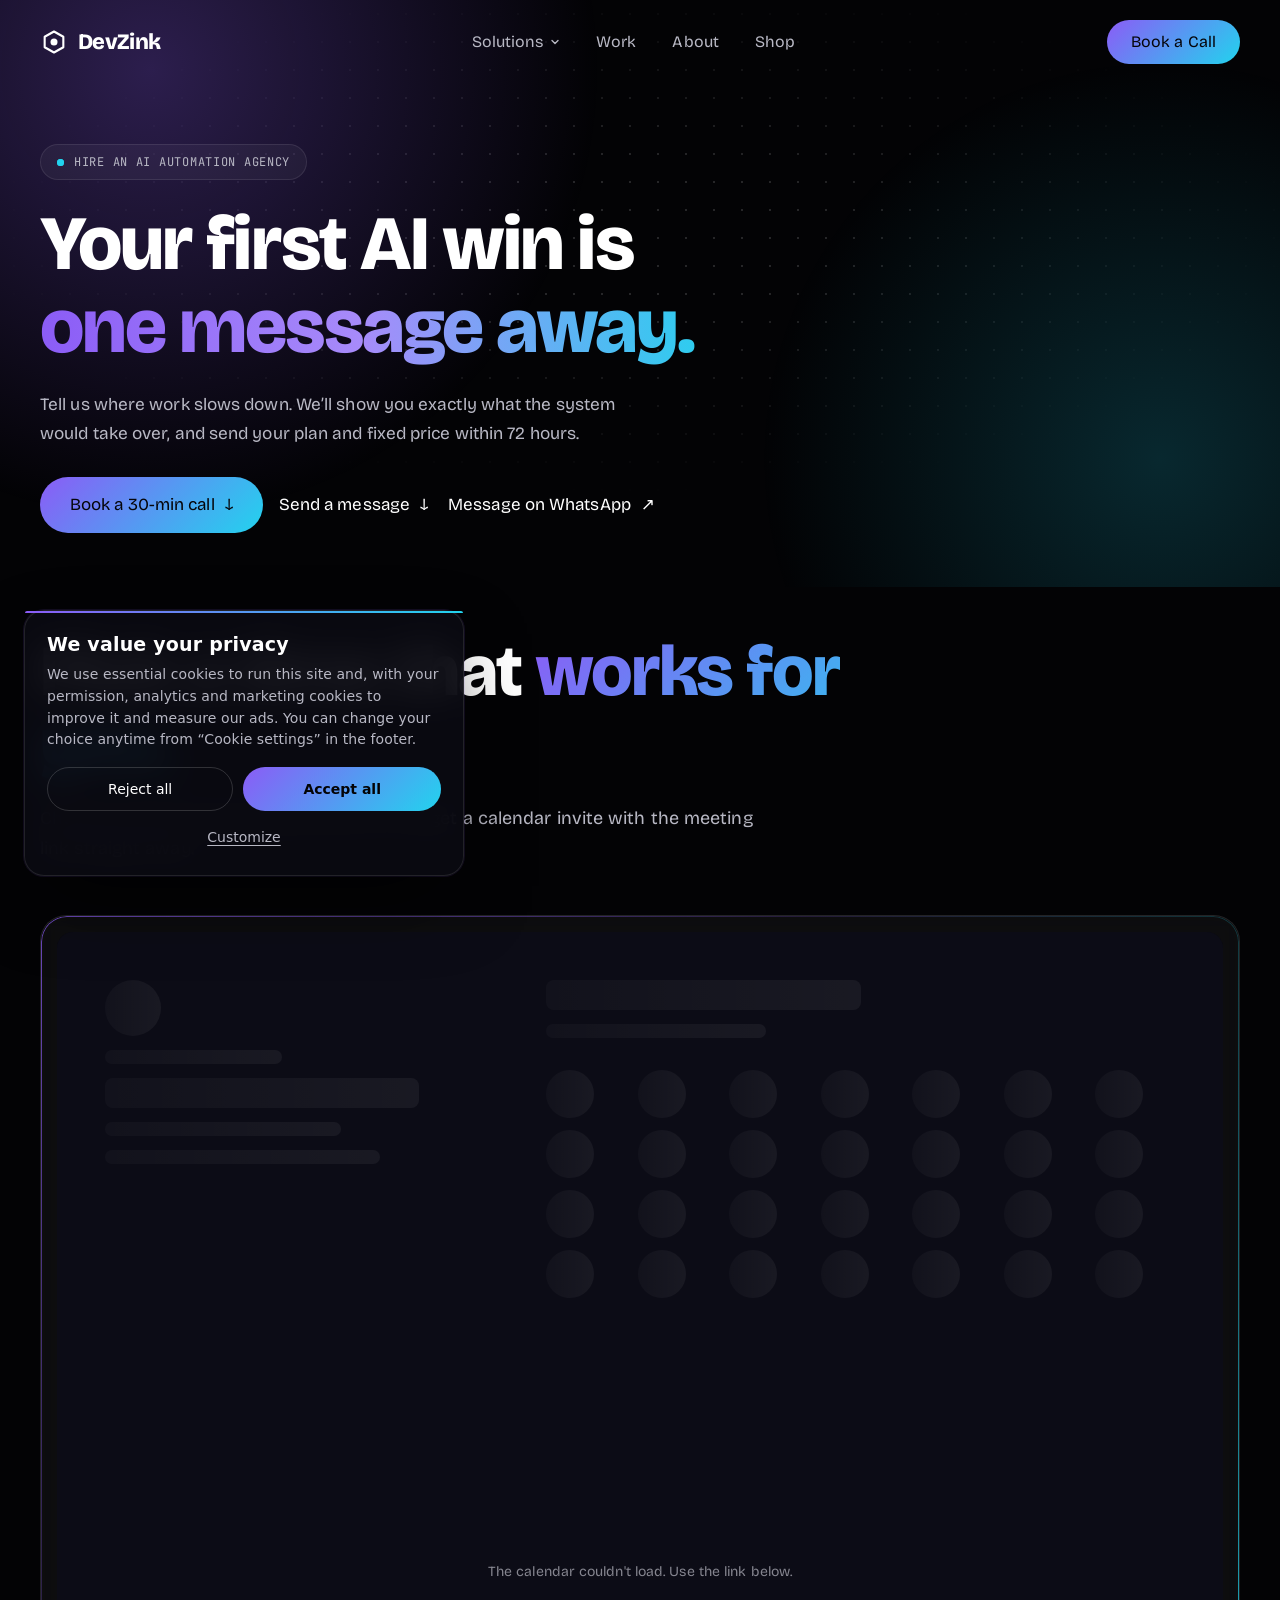
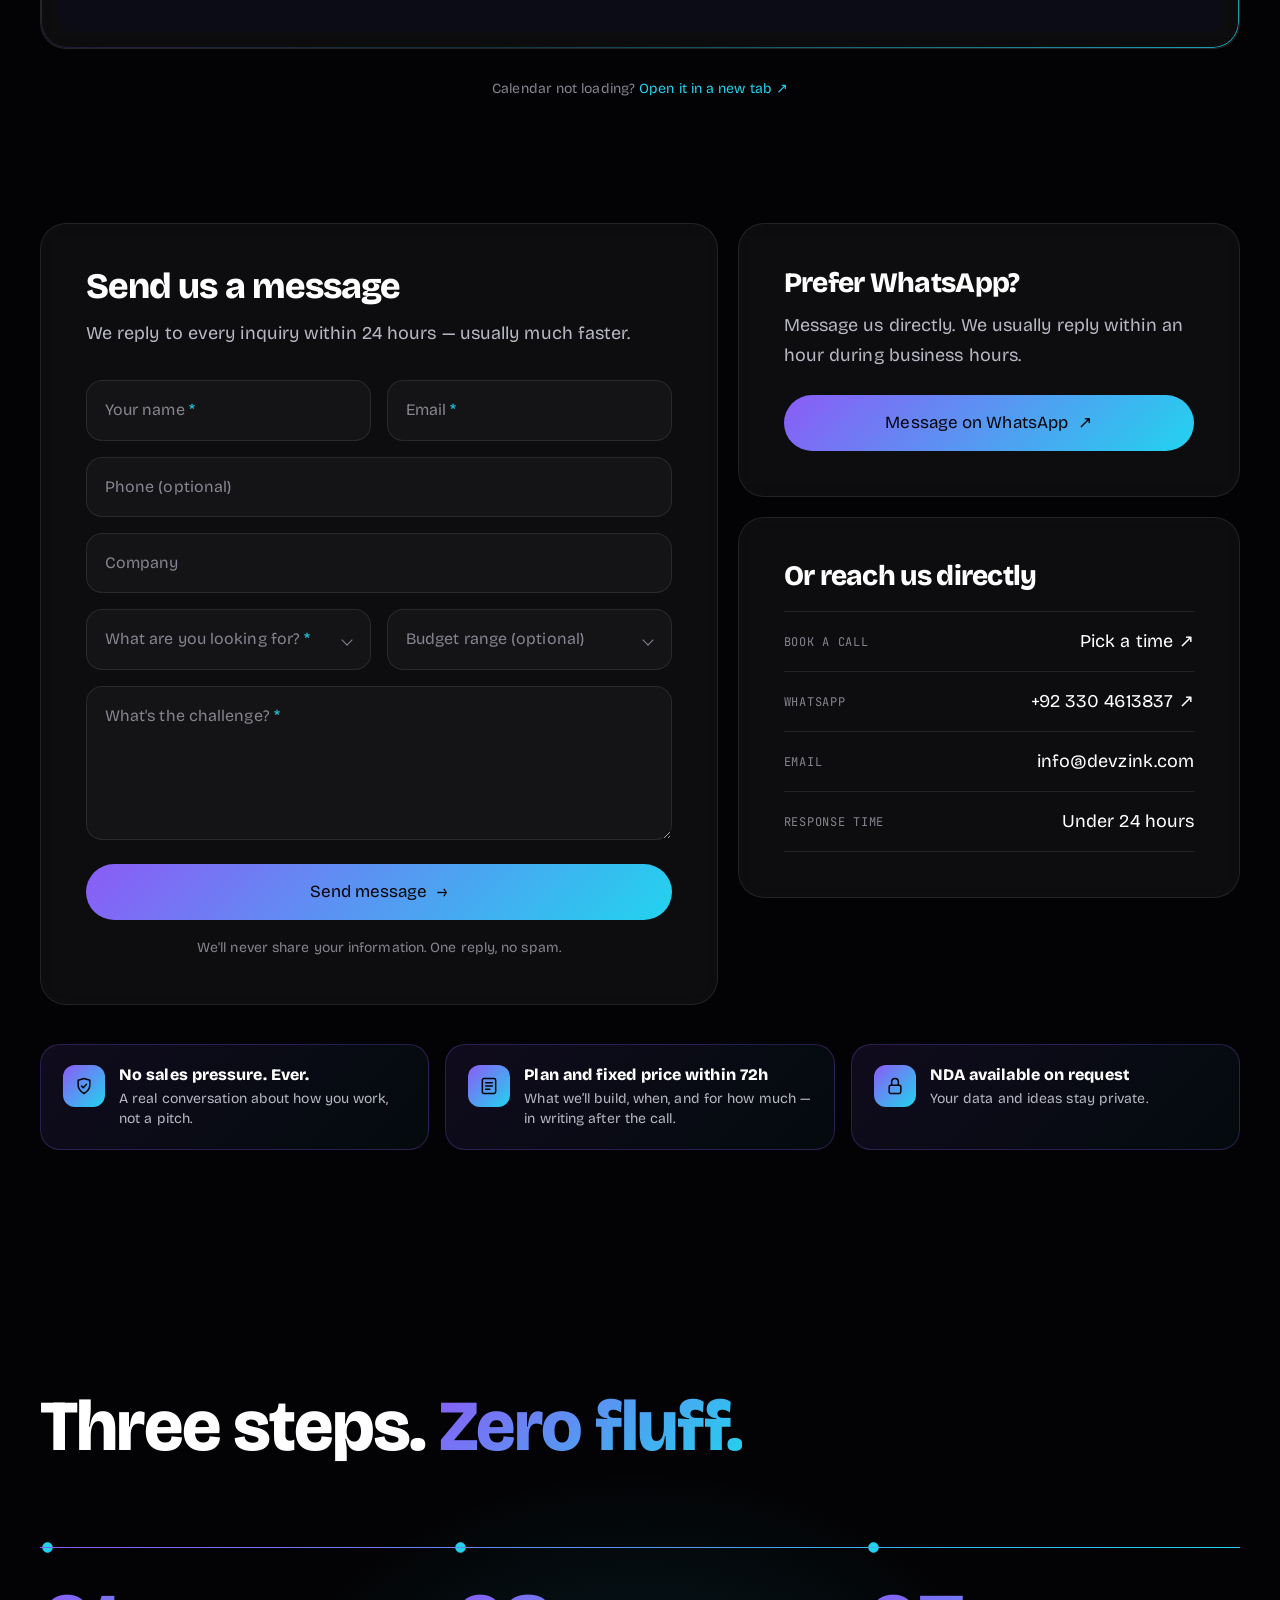
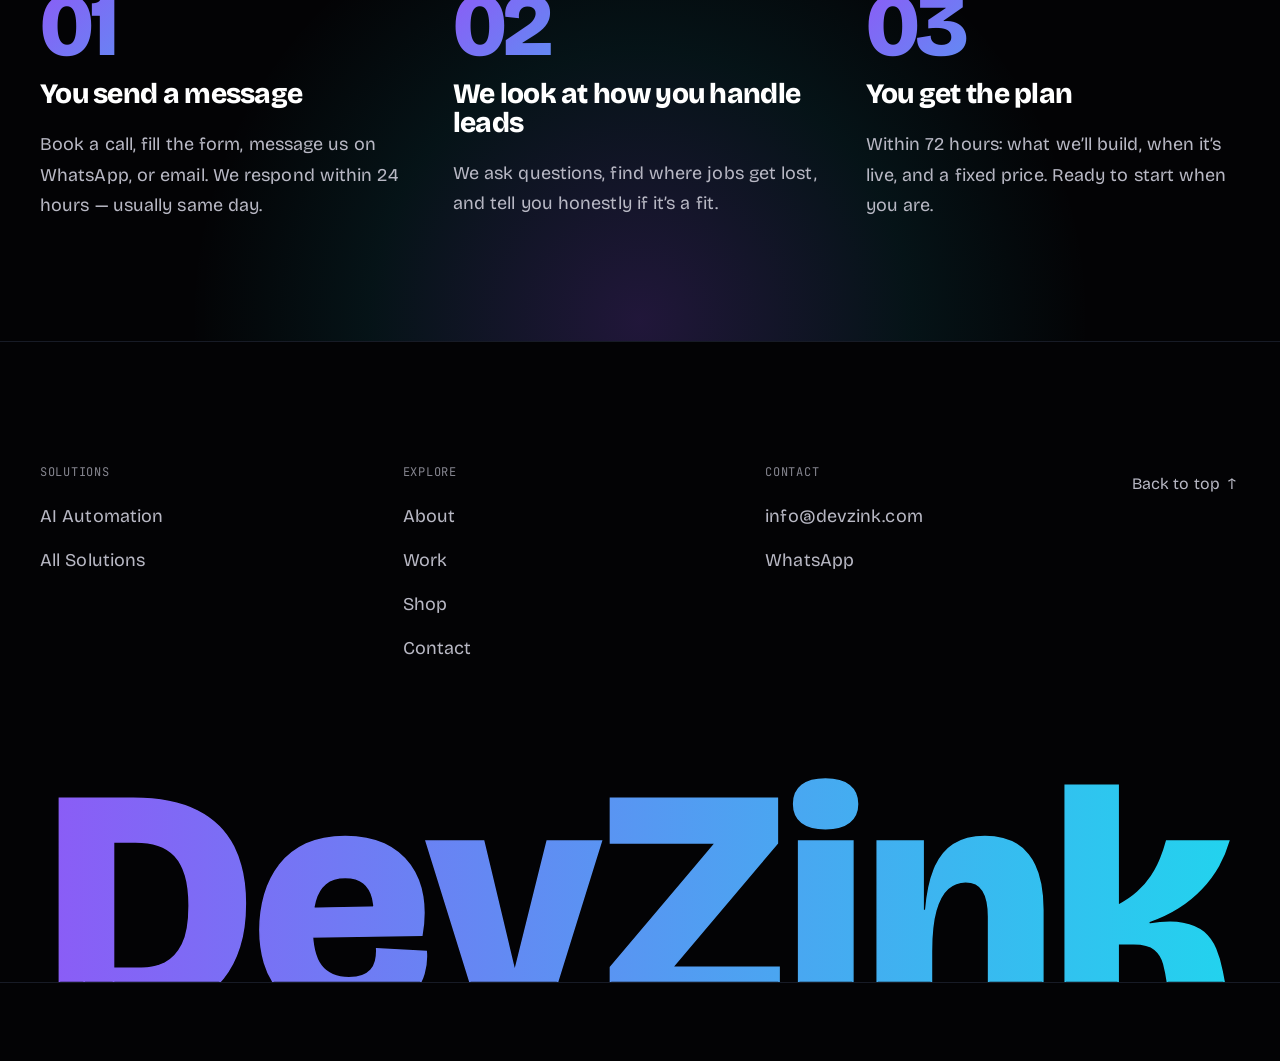
<file: contact.html>
<!doctype html>
<html lang="en">
<head>
<meta charset="utf-8" />
<!-- consent:start -->
<script>window.dataLayer=window.dataLayer||[];function gtag(){dataLayer.push(arguments)}gtag("consent","default",{ad_storage:"denied",ad_user_data:"denied",ad_personalization:"denied",analytics_storage:"denied",functionality_storage:"granted",security_storage:"granted",wait_for_update:500});</script>
<!-- consent:end -->

<meta name="viewport" content="width=device-width, initial-scale=1" />
<title>Contact DevZink | Book a Free AI Automation Discovery Call</title>
<link rel="canonical" href="https://devzink.com/contact" />
<link rel="icon" href="/favicon.ico" sizes="any" />
<link rel="icon" href="/favicon.svg" type="image/svg+xml" />
<link rel="icon" href="/favicon-48.png" sizes="48x48" type="image/png" />
<link rel="icon" href="/favicon-96.png" sizes="96x96" type="image/png" />
<link rel="icon" href="/favicon-192.png" sizes="192x192" type="image/png" />
<link rel="icon" href="/favicon-32.png" sizes="32x32" type="image/png" />
<link rel="apple-touch-icon" href="/apple-touch-icon.png" />
<link rel="manifest" href="/site.webmanifest" />
<meta name="theme-color" content="#05050A" />
<meta property="og:type" content="website" />
<meta property="og:site_name" content="DevZink" />
<meta property="og:title" content="Contact DevZink | Book a Free AI Automation Discovery Call" />
<meta property="og:description" content="Book a free discovery call with DevZink about AI agents, AI websites or adding AI to your product. Get a fixed-price blueprint within 72 hours. Reply within 24 hours." />
<meta property="og:url" content="https://devzink.com/contact" />
<meta property="og:image" content="https://devzink.com/og-image.png" />
<meta property="og:image:width" content="1200" />
<meta property="og:image:height" content="630" />
<meta name="twitter:card" content="summary_large_image" />
<meta name="twitter:title" content="Contact DevZink | Book a Free AI Automation Discovery Call" />
<meta name="twitter:description" content="Book a free discovery call with DevZink about AI agents, AI websites or adding AI to your product. Get a fixed-price blueprint within 72 hours. Reply within 24 hours." />
<meta name="twitter:image" content="https://devzink.com/og-image.png" />
<meta name="description" content="Book a free discovery call with DevZink about AI agents, AI websites or adding AI to your product. Get a fixed-price blueprint within 72 hours. Reply within 24 hours." />
<link rel="preload" href="fonts/bricolage-grotesque-800.woff2" as="font" type="font/woff2" crossorigin />
<link rel="preload" href="fonts/bricolage-grotesque-400.woff2" as="font" type="font/woff2" crossorigin />
<!-- seo:start -->
<meta name="keywords" content="hire AI automation agency, AI automation consultation, hire AI agent developer, hire web developer, hire app developer" />
<meta name="robots" content="index, follow, max-image-preview:large, max-snippet:-1, max-video-preview:-1" />
<meta name="author" content="DevZink" />
<meta property="og:locale" content="en_US" />
<meta property="og:image:alt" content="DevZink AI automation agency" />
<meta name="twitter:image:alt" content="DevZink AI automation agency" />
<link rel="alternate" hreflang="en" href="https://devzink.com/contact" />
<link rel="alternate" hreflang="x-default" href="https://devzink.com/contact" />
<script type="application/ld+json">{"@context": "https://schema.org", "@graph": [{"@type": "Organization", "@id": "https://devzink.com/#org", "name": "DevZink", "url": "https://devzink.com/", "logo": "https://devzink.com/logo-512.png", "image": "https://devzink.com/og-image.png", "email": "info@devzink.com", "telephone": "+923304613837", "description": "DevZink is an AI automation agency building AI agents, AI websites and AI integrations for US plumbing and electrical companies.", "areaServed": "US", "knowsAbout": ["AI automation", "AI agents", "Agentic AI", "n8n automation", "RAG customer service agents", "Lead generation automation", "AI Web Engineering"]}, {"@type": "WebSite", "@id": "https://devzink.com/#website", "url": "https://devzink.com/", "name": "DevZink", "publisher": {"@id": "https://devzink.com/#org"}}, {"@type": "ContactPage", "@id": "https://devzink.com/contact#webpage", "url": "https://devzink.com/contact", "name": "Contact DevZink | Book a Free AI Automation Discovery Call", "description": "Book a free discovery call with DevZink about AI agents, AI websites or adding AI to your product. Get a fixed-price blueprint within 72 hours. Reply within 24 hours.", "isPartOf": {"@id": "https://devzink.com/#website"}, "about": {"@id": "https://devzink.com/#org"}, "inLanguage": "en"}, {"@type": "BreadcrumbList", "itemListElement": [{"@type": "ListItem", "position": 1, "name": "Home", "item": "https://devzink.com/"}, {"@type": "ListItem", "position": 2, "name": "Contact", "item": "https://devzink.com/contact"}]}]}</script>
<!-- seo:end -->
<style>
/* ===== Fonts ===== */
@font-face{font-family:"Bricolage Grotesque";src:url(fonts/bricolage-grotesque-800.woff2) format("woff2");font-weight:800;font-display:swap}
@font-face{font-family:"Bricolage Grotesque";src:url(fonts/bricolage-grotesque-400.woff2) format("woff2");font-weight:400;font-display:swap}
@font-face{font-family:"JetBrains Mono";src:url(jetbrains-mono.woff2) format("woff2");font-weight:400;font-display:swap}

/* ===== Tokens ===== */
:root{
  --bg:#030305;--bg-2:#080810;--bg-3:#0C0C16;--border:#171B26;
  --text:#FFF;--muted:#B8B8C4;--dim:#85858F;
  --violet:#8B5CF6;--cyan:#22D3EE;
  --grad:linear-gradient(135deg,#8B5CF6,#22D3EE);
  --glass:linear-gradient(rgba(255,255,255,.045),rgba(255,255,255,.045)) transparent;--glass-b:rgba(255,255,255,.09);
  --ease:cubic-bezier(.22,1,.36,1);
  --max:1280px;--gut:clamp(20px,4vw,40px);
  --f-head:"Bricolage Grotesque",system-ui,sans-serif;
  --f-body:"Bricolage Grotesque",system-ui,sans-serif;
  --f-mono:"JetBrains Mono",ui-monospace,monospace;
  --r:26px;--tap:44px;
}

/* animatable custom properties (fallbacks under .no-atprop) */
@property --angle{syntax:"<angle>";inherits:false;initial-value:0deg}
@property --spot{syntax:"<color>";inherits:false;initial-value:rgba(139,92,246,0)}
@property --g1{syntax:"<color>";inherits:false;initial-value:transparent}
@property --g2{syntax:"<color>";inherits:false;initial-value:transparent}
@property --g3{syntax:"<color>";inherits:false;initial-value:transparent}

/* ===== Base ===== */
*,*::before,*::after{box-sizing:border-box;margin:0;padding:0}
html{-webkit-text-size-adjust:100%;scroll-padding-top:88px}
@media (prefers-reduced-motion:no-preference){html{scroll-behavior:smooth}}
body{background:var(--bg);color:var(--text);font:400 17px/1.7 var(--f-body);letter-spacing:.005em;-webkit-font-smoothing:antialiased;overflow-x:hidden}
@media (min-width:768px){body{font-size:18px}}
p{max-width:62ch}
img,svg{display:block;max-width:100%}
a{color:inherit;text-decoration:none}
ul{list-style:none}
:focus-visible{outline:2px solid var(--cyan);outline-offset:3px;box-shadow:0 0 0 6px rgba(34,211,238,.18)}
a:not(.btn):focus-visible{border-radius:6px}
h1,h2,h3{font-family:var(--f-head);font-weight:800;letter-spacing:-.025em;line-height:1.02}
.wrap{max-width:var(--max);margin:0 auto;padding:0 var(--gut)}
.mono{font-family:var(--f-mono);font-size:13px;letter-spacing:.06em;text-transform:uppercase}
.gtext{background:var(--grad);-webkit-background-clip:text;background-clip:text;color:#A78BFA;-webkit-text-fill-color:transparent}
.skip{position:absolute;left:-999px;top:8px;z-index:100;background:var(--text);color:var(--bg);padding:10px 16px;border-radius:99px}
.skip:focus{left:8px}

/* ===== Buttons ===== */
.btn{display:inline-flex;align-items:center;gap:10px;min-height:var(--tap);padding:0 24px;border-radius:99px;font:500 16px/1 var(--f-body);transition:transform .4s var(--ease),background-color .3s,border-color .3s;white-space:nowrap}
.btn--grad{position:relative;isolation:isolate;background:#8B5CF6 var(--grad);background-color:#8B5CF6;color:#05050A;transition:transform .4s var(--ease),box-shadow .4s var(--ease)}
.btn--grad::before{content:"";position:absolute;inset:-3px;z-index:-1;border-radius:inherit;padding:2px;background:linear-gradient(90deg,#8B5CF6,#22D3EE,#F5F3FF,#22D3EE,#8B5CF6) 0 50%/300% 100%;-webkit-mask:linear-gradient(#000 0 0) content-box,linear-gradient(#000 0 0);-webkit-mask-composite:xor;mask:linear-gradient(#000 0 0) content-box exclude,linear-gradient(#000 0 0);opacity:0;transition:opacity .35s var(--ease);animation:ringFlow 2.4s linear infinite;animation-play-state:paused;pointer-events:none}
.btn--grad:hover::before,.btn--grad:focus-visible::before{opacity:1;animation-play-state:running}
.btn--grad:hover{box-shadow:0 10px 36px rgba(139,92,246,.38),0 0 24px rgba(34,211,238,.22)}
@keyframes ringFlow{to{background-position:300% 50%}}
.btn--glass{background:var(--glass);border:1px solid var(--glass-b);color:var(--text);-webkit-backdrop-filter:blur(12px);backdrop-filter:blur(12px)}
.btn--glass:hover{background:linear-gradient(rgba(255,255,255,.08),rgba(255,255,255,.08)) transparent;border-color:rgba(255,255,255,.18)}
.btn:hover{transform:translateY(-2px)}
.btn--lg{min-height:56px;padding:0 30px;font-size:17px}
.arrow{display:inline-block;transition:transform .25s ease}
.btn:hover .arrow,a:hover>.arrow,.btn:focus-visible .arrow{transform:translateX(5px)}
.btn:hover .arrow--up{transform:translateY(-4px)}
.btn:hover .arrow--out{transform:translate(3px,-3px)}
.btn:hover .arrow--down,.btn:focus-visible .arrow--down{transform:translateY(4px)}
.btn--link,.btn--link.btn--lg{position:relative;background:none;border:0;padding:0 4px;height:auto;color:var(--text)}
.btn--link::after{content:"";position:absolute;left:4px;right:4px;bottom:-4px;height:2px;border-radius:2px;background:linear-gradient(90deg,#8B5CF6,#22D3EE);transform:scaleX(0);transform-origin:left;transition:transform .35s var(--ease);pointer-events:none}
.btn--link:hover::after,.btn--link:focus-visible::after{transform:scaleX(1)}
.btn--link:hover{background:linear-gradient(90deg,#C4B5FD,#67E8F9);-webkit-background-clip:text;background-clip:text;-webkit-text-fill-color:transparent}
.btn--link:hover .arrow:not(.arrow--up):not(.arrow--down),.btn--link:focus-visible .arrow:not(.arrow--up):not(.arrow--down){transform:translateX(6px) rotate(-0deg);animation:linkBounce .45s var(--ease)}
@keyframes linkBounce{0%{transform:translateX(0)}55%{transform:translateX(9px)}100%{transform:translateX(6px)}}

/* ===== Progress + Nav ===== */
.progress{position:fixed;inset:0 0 auto;height:1.5px;background:rgba(255,255,255,.22);transform:scaleX(0);transform-origin:0 50%;z-index:60}
@media (max-width:760px){.progress{display:none}}
.nav{position:fixed;inset:0 0 auto;z-index:50;transition:padding .5s var(--ease)}
.nav__bar{display:flex;align-items:center;justify-content:space-between;gap:24px;height:84px;transition:height .5s var(--ease)}
.nav::before{content:"";position:absolute;inset:0;background:rgba(8,8,16,.72);border-bottom:1px solid var(--glass-b);-webkit-backdrop-filter:saturate(1.4) blur(14px);backdrop-filter:saturate(1.4) blur(14px);opacity:0;transition:opacity .4s var(--ease)}
.nav.scrolled::before{opacity:1}
.nav.scrolled .nav__bar{height:56px}
.nav.scrolled .logo{transform:scale(.88);transform-origin:left center}
.logo{position:relative;display:flex;align-items:center;gap:10px;font:800 22px/1 var(--f-head);letter-spacing:-.03em;min-height:var(--tap);transition:transform .5s var(--ease)}
.logo svg{width:28px;height:28px}
.nav__links{position:relative;display:flex;gap:4px}
.nav__links a{display:flex;align-items:center;min-height:var(--tap);padding:0 16px;color:var(--muted);font-weight:500;font-size:16px;border-radius:99px;transition:color .3s}
.nav__links a:hover{color:var(--text)}
.nav__end{position:relative;display:flex;align-items:center;gap:8px}
.menu-btn{display:none;position:relative;width:var(--tap);height:var(--tap);border-radius:50%;background:var(--glass);border:1px solid var(--glass-b);color:var(--text);cursor:pointer}
.menu-btn i{position:absolute;left:50%;top:50%;width:18px;height:1.5px;margin:-.75px 0 0 -9px;border-radius:2px;background:currentColor;transition:transform .5s var(--ease)}
.menu-btn i:first-child{transform:translateY(-3.5px)}
.menu-btn i:last-child{transform:translateY(3.5px)}
.nav.open .menu-btn i:first-child{transform:rotate(45deg)}
.nav.open .menu-btn i:last-child{transform:rotate(-45deg)}
/* current page marker */
.nav__links a[aria-current="page"]{position:relative;color:var(--text)}
.nav__links a[aria-current="page"]::after{content:"";position:absolute;left:16px;right:16px;bottom:9px;height:2px;border-radius:2px;background:var(--grad)}
.mmenu__big[aria-current="page"]{color:var(--text)}

/* services dropdown */
.dd{position:relative}
.dd__btn{display:flex;align-items:center;gap:7px;min-height:var(--tap);padding:0 16px;border:0;border-radius:99px;background:none;color:var(--muted);font:500 16px/1 var(--f-body);cursor:pointer;transition:color .3s}
.dd__btn svg{width:10px;height:10px;transition:transform .45s var(--ease)}
.dd__panel{position:absolute;top:100%;left:-12px;width:min(460px,90vw);padding-top:10px;opacity:0;visibility:hidden;transform:translateY(10px) scale(.98);transform-origin:15% 0;transition:opacity .3s var(--ease),transform .45s var(--ease),visibility 0s .45s}
.dd__in{padding:8px;border-radius:22px;background:#0C0C16;border:1px solid var(--glass-b);-webkit-backdrop-filter:saturate(1.4) blur(18px);backdrop-filter:saturate(1.4) blur(18px);box-shadow:0 30px 80px rgba(0,0,0,.55)}
.dd__list li{opacity:0;transform:translateY(6px);transition:opacity .3s var(--ease),transform .45s var(--ease)}
.dd .dd__list a{display:grid;gap:4px;min-height:var(--tap);padding:12px 14px;border-radius:14px;color:var(--text);font-size:16px;transition:background-color .3s}
.dd .dd__list a:hover,.dd .dd__list a:focus-visible{background:rgba(255,255,255,.06)}
.dd__list b{display:flex;align-items:center;gap:10px;font:500 16px/1.25 var(--f-body)}
.dd__list b::before{content:"";flex:none;width:6px;height:6px;border-radius:50%;background:var(--grad)}
.dd__list b+span{padding-left:16px;color:var(--muted);font-size:13px;line-height:1.4}
.dd__tag{flex:none;padding:2px 8px;border:1px solid var(--glass-b);border-radius:99px;color:var(--muted);font-size:10px;font-weight:600;letter-spacing:.08em;text-transform:uppercase}
.dd .dd__list a.dd__all{display:flex;align-items:center;justify-content:space-between;margin-top:4px;padding:0 14px;border-top:1px solid var(--glass-b);border-radius:0 0 14px 14px;background-color:#0C0C16;color:var(--cyan);font-size:15px}
.dd .dd__list a.dd__all:hover,.dd .dd__list a.dd__all:focus-visible{background-color:#17172A}
.dd:is(:hover,:focus-within,.open):not(.hush) .dd__btn{color:var(--text)}
.dd:is(:hover,:focus-within,.open):not(.hush) .dd__btn svg{transform:rotate(180deg)}
.dd:is(:hover,:focus-within,.open):not(.hush) .dd__panel{opacity:1;visibility:visible;transform:none;transition-delay:0s}
.dd:is(:hover,:focus-within,.open):not(.hush) .dd__list li{opacity:1;transform:none;transition-delay:calc(.05s + var(--i) * .04s)}

/* mobile full-screen menu */
.mmenu{position:fixed;inset:0;z-index:49;display:flex;flex-direction:column;padding:96px var(--gut) 32px;overflow-y:auto;background:radial-gradient(600px circle at 0 0,rgba(139,92,246,.22),transparent 60%),radial-gradient(500px circle at 100% 100%,rgba(34,211,238,.14),transparent 60%),#030305;clip-path:circle(0 at calc(100% - 44px) 42px);visibility:hidden;transition:clip-path .7s cubic-bezier(.76,0,.24,1),visibility 0s .7s}
.menu-open{overflow:hidden}
.menu-open .mmenu{clip-path:circle(150% at calc(100% - 44px) 42px);visibility:visible;transition-delay:0s}
.mmenu__list>li{padding:6px 0;border-bottom:1px solid var(--border);opacity:0;transform:translateY(28px);transition:opacity .4s var(--ease),transform .6s var(--ease)}
.menu-open .mmenu__list>li{opacity:1;transform:none;transition-delay:calc(.18s + var(--i) * .07s)}
.mmenu__big{display:flex;align-items:center;justify-content:space-between;min-height:60px;font:800 clamp(36px,10vw,52px)/1 var(--f-head);letter-spacing:-.03em}
.mmenu__sub{margin:0 0 10px}
.mmenu__sub a{display:flex;align-items:center;gap:10px;min-height:48px;color:var(--muted);font-size:16px}
.mmenu__sub a::before{content:"";flex:none;width:6px;height:6px;border-radius:50%;background:var(--grad)}
.mmenu__cta{margin-top:28px}
.mmenu__list>li.mmenu__cta{border:0}
@media (min-width:861px){.mmenu{display:none}}

/* preloader */
.pre{display:none}
.is-loading{overflow:hidden}
.is-loading .pre{position:fixed;inset:0;z-index:300;display:grid;place-items:center;background:#030305;transition:transform .9s cubic-bezier(.76,0,.24,1)}
.pre.done{transform:translateY(-100%)}
.pre__in{display:grid;justify-items:center;gap:22px;transition:opacity .4s var(--ease),transform .6s var(--ease)}
.pre.done .pre__in{opacity:0;transform:translateY(-30px)}
.pre__mark{width:64px;height:64px;overflow:visible;filter:drop-shadow(0 0 18px rgba(139,92,246,.55))}
.pre__mark path{stroke-dasharray:1;stroke-dashoffset:1;animation:draw 1.1s var(--ease) .1s forwards}
@keyframes draw{to{stroke-dashoffset:0}}
.pre__mark circle{opacity:0;transform-box:fill-box;transform-origin:center;transform:scale(.4);animation:popIn .5s var(--ease) .7s forwards}
@keyframes popIn{to{opacity:1;transform:none}}
.pre__bar{width:180px;height:2px;border-radius:2px;background:rgba(255,255,255,.08);overflow:hidden}
.pre__bar i{display:block;height:100%;background:var(--grad);transform:scaleX(0);transform-origin:0 50%}
.pre__pct{color:var(--dim);font-variant-numeric:tabular-nums;min-width:5ch;text-align:center}
.is-loading .hero,.is-loading .hero *{animation-play-state:paused!important}
.is-loading .hero [data-reveal]{opacity:0!important;transform:translateY(28px)!important}

/* page transitions */
.curtain{position:fixed;inset:0;z-index:250;pointer-events:none;background:linear-gradient(to top,#8B5CF6,#22D3EE);transform:translateY(100%);visibility:hidden}
.curtain.cover{visibility:visible;transform:none;transition:transform .45s cubic-bezier(.76,0,.24,1)}
.curtain-in .curtain{visibility:visible;transform:none}
.curtain.away{visibility:visible;transform:translateY(-100%);transition:transform .6s cubic-bezier(.76,0,.24,1)}
@media (prefers-reduced-motion:no-preference){
  @view-transition{navigation:auto}
  ::view-transition-old(root){animation:vtOut .4s cubic-bezier(.76,0,.24,1) both}
  ::view-transition-new(root){animation:vtIn .55s var(--ease) .1s both}
}
@keyframes vtOut{to{opacity:0;transform:translateY(-32px)}}
@keyframes vtIn{from{opacity:0;transform:translateY(32px)}}

/* ===== Hero ===== */
.hero{position:relative;overflow:hidden;min-height:85vh;min-height:85svh;display:flex;flex-direction:column;justify-content:center;padding:clamp(92px,12vh,120px) 0 clamp(28px,4vh,44px);isolation:isolate}
.hero>.wrap{width:100%;max-width:1440px}
.hero--inner{min-height:50vh;min-height:50svh;padding:clamp(120px,16vh,150px) 0 clamp(40px,6vh,64px)}
.hero--inner>.wrap{max-width:var(--max)}
.hero__bg{position:absolute;inset:0;z-index:-1;pointer-events:none}
.dots{position:absolute;inset:0;background:radial-gradient(rgba(255,255,255,.14) 1px,transparent 1.2px) 0 0/28px 28px;-webkit-mask:radial-gradient(ellipse 70% 60% at 50% 40%,#000 20%,transparent 75%);mask:radial-gradient(ellipse 70% 60% at 50% 40%,#000 20%,transparent 75%)}
.glow{position:absolute;border-radius:50%;will-change:transform}
.glow--v{width:900px;height:900px;left:-300px;top:-380px;background:radial-gradient(closest-side,rgba(139,92,246,.30),transparent);animation:driftA 22s var(--ease) infinite alternate}
.glow--c{width:800px;height:800px;right:-280px;top:10%;background:radial-gradient(closest-side,rgba(34,211,238,.18),transparent);animation:driftB 26s var(--ease) infinite alternate}
@keyframes driftA{to{transform:translate(140px,90px) scale(1.1)}}
@keyframes driftB{to{transform:translate(-120px,70px) scale(.92)}}
.hero__text{container-type:inline-size;min-width:0}
.pill{display:inline-flex;align-items:center;gap:10px;min-height:36px;padding:0 16px;border-radius:99px;background:var(--glass);border:1px solid var(--glass-b);color:var(--muted);font-size:12px}
.pulse{position:relative;width:7px;height:7px;border-radius:50%;background:var(--cyan);flex:none}
.pulse::after{content:"";position:absolute;inset:0;border-radius:50%;background:var(--cyan);animation:pulse 2s var(--ease) infinite}
@keyframes pulse{to{transform:scale(3.2);opacity:0}}
.hero h1{font-size:clamp(38px,4.4vw,84px);font-size:clamp(34px,11.6cqi,88px);line-height:1.04;max-width:16ch;margin:22px 0}
.hero--inner h1{font-size:clamp(38px,6vw,88px);max-width:18ch}
.line{display:block;overflow:hidden;padding:.04em 0 .1em;margin-bottom:-.1em;white-space:nowrap}
.line>span{display:inline-block;transform:translateY(110%);animation:lineUp 1.1s var(--ease) forwards;animation-delay:calc(.15s + var(--i,0) * .12s)}
@keyframes lineUp{to{transform:none}}
.hl{display:inline-block;white-space:nowrap;padding-right:.04em;background:linear-gradient(90deg,#8B5CF6,#A78BFA 35%,#22D3EE 75%,#67E8F9) 0 50%/140% 100%;-webkit-background-clip:text;background-clip:text;color:#A78BFA;-webkit-text-fill-color:transparent;animation:hlShift 7s ease-in-out infinite alternate}
@keyframes hlShift{to{background-position:100% 50%}}
@media (max-width:980px){.line{white-space:normal}}
.hero__sub{max-width:620px;color:var(--muted);font-size:clamp(17px,1.35vw,19px)}
.cta{display:flex;flex-wrap:wrap;gap:12px;margin-top:36px}
.hero .cta{margin-top:28px}
.fade-up{opacity:0;transform:translateY(16px);animation:fadeUp 1s var(--ease) forwards;animation-delay:var(--d,.6s)}
@keyframes fadeUp{to{opacity:1;transform:none}}
.glass{background:var(--glass);border:1px solid var(--glass-b);-webkit-backdrop-filter:blur(12px);backdrop-filter:blur(12px)}

/* ===== Sections ===== */
.sec{padding:120px 0;position:relative}
.sec__head{display:grid;gap:22px;max-width:900px;margin-bottom:clamp(48px,6vw,80px)}
.eyebrow{color:var(--dim);display:flex;align-items:center;gap:12px}
.eyebrow::before{content:"";flex:none;align-self:center;width:28px;height:1px;background:var(--grad)}
.rv-m:empty,.rv-in:empty,.sec__head>:empty{display:none}
.rv-m::before,.rv-m::after,.rv-in::before,.rv-in::after,.sec__head h2::before,.sec__head h2::after{content:none}
.sec h2{font-size:clamp(40px,5.6vw,84px)}
.sec__sub{color:var(--muted);max-width:62ch}
@media (max-width:760px){.sec{padding:80px 0}}
.sec--glow{overflow:hidden;isolation:isolate}
.sec--glow::before{content:"";position:absolute;z-index:-1;width:900px;height:900px;left:50%;top:30%;transform:translateX(-50%);border-radius:50%;background:radial-gradient(closest-side,rgba(139,92,246,.22),rgba(34,211,238,.08) 60%,transparent);pointer-events:none}

/* reveal */
.js [data-reveal]{opacity:0;transform:translateY(28px);transition:opacity 1s var(--ease),transform 1s var(--ease);transition-delay:var(--d,0s)}
.js [data-reveal].in,.js [data-reveal].rv-group{opacity:1;transform:none}
.js [data-reveal].rv-self{transform:translateY(12px);filter:blur(6px);transition:opacity .8s var(--ease),transform .8s var(--ease),filter .8s var(--ease)}
.js [data-reveal].rv-self.in{transform:none;filter:none}
.js .rv{opacity:0;transform:translateY(12px);filter:blur(6px);transition:opacity .8s var(--ease),transform .8s var(--ease),filter .8s var(--ease);transition-delay:calc(var(--d,0s) + var(--rv,0) * 60ms)}
.js .in .rv{opacity:1;transform:none;filter:none}
.rv-m{display:block;overflow:hidden;padding:.04em 0 .16em;margin:-.04em 0 -.16em}
.js .rv-in{display:block;transform:translateY(108%);transition:transform 1.05s var(--ease);transition-delay:calc(var(--d,0s) + var(--rv,0) * 60ms)}
.js .in .rv-in{transform:none}

/* ===== Process ===== */
.proc{list-style:none;position:relative;display:grid;grid-template-columns:repeat(4,minmax(0,1fr));gap:clamp(20px,3vw,40px);padding-top:48px}
.proc::before,.proc::after{content:"";position:absolute;left:0;right:0;top:7px;height:1px;background:var(--border)}
.proc::after{background:var(--grad);transform:scaleX(0);transform-origin:0 50%;transition:transform 1.8s var(--ease) .3s}
.proc.in::after{transform:none}
.pstep{position:relative;isolation:isolate;padding:16px;margin:-16px;border-radius:20px;background:radial-gradient(320px circle at var(--mx,50%) var(--my,0%),var(--spot),transparent 65%);transition:translate .25s ease,--spot .25s ease,background-color .25s ease}
.pstep::before{content:"";position:absolute;top:-32px;left:16px;width:15px;height:15px;border-radius:50%;background:var(--bg);border:1px solid rgba(255,255,255,.2);transition:background-color .5s var(--ease) calc(.4s + var(--i) * .4s),border-color .5s var(--ease) calc(.4s + var(--i) * .4s),transform .5s var(--ease) calc(.4s + var(--i) * .4s),translate .25s ease 0s}
.proc.in .pstep::before{background-color:var(--cyan);border-color:var(--cyan);transform:scale(.7)}
.pstep h3{font-size:clamp(24px,2.2vw,32px);line-height:1.02;margin:16px 0 20px}
.pstep p{color:var(--muted)}
/* three-step variant with large gradient numbers */
.proc--3{grid-template-columns:repeat(3,minmax(0,1fr))}
.x-num{display:block;font:800 clamp(64px,7vw,104px)/.85 var(--f-head);letter-spacing:-.04em;background:var(--grad);-webkit-background-clip:text;background-clip:text;color:#A78BFA;-webkit-text-fill-color:transparent;transition:transform .25s ease}

/* ===== Card hover system ===== */
.pstep::after{content:"";position:absolute;inset:0;z-index:1;border-radius:inherit;padding:1px;background:linear-gradient(135deg,#8B5CF6,rgba(139,92,246,.25) 45%,rgba(34,211,238,.25) 55%,#22D3EE);-webkit-mask:linear-gradient(#000 0 0) content-box,linear-gradient(#000 0 0);-webkit-mask-composite:xor;mask:linear-gradient(#000 0 0) content-box exclude,linear-gradient(#000 0 0);opacity:0;transition:opacity .25s ease;pointer-events:none}
@media (hover:hover){
  .pstep:hover{translate:0 -6px;--spot:rgba(139,92,246,.16);background-color:rgba(255,255,255,.025)}
  .pstep:hover::after{opacity:1}
  .pstep:hover::before{translate:0 6px}
  .pstep:hover .x-num{transform:translateX(4px)}
}

/* ===== Contact ===== */
.x-contact{padding-top:clamp(24px,4vw,48px)}
.x-grid{display:grid;grid-template-columns:minmax(0,1.35fr) minmax(0,1fr);gap:20px;align-items:start}
.x-card{position:relative;isolation:isolate;padding:clamp(24px,3.5vw,48px);border-radius:var(--r)}
.x-card::before{content:"";position:absolute;inset:-1px;z-index:-1;border-radius:inherit;background:radial-gradient(520px circle at var(--mx,50%) var(--my,0%),rgba(139,92,246,.12),rgba(34,211,238,.04) 45%,transparent 70%);opacity:0;transition:opacity .4s var(--ease);pointer-events:none}
@media (hover:hover){.x-card:hover::before{opacity:1}}
.x-card h2,.x-card h3{font-size:clamp(28px,2.8vw,40px);margin-bottom:12px}
.x-card h3{font-size:clamp(24px,2.2vw,32px)}
.x-card>p{color:var(--muted)}
.x-side{display:grid;gap:20px}
.x-side .btn{margin-top:24px;width:100%;justify-content:center}

/* form fields: floating labels + cyan focus ring */
.x-form{display:grid;grid-template-columns:1fr 1fr;gap:16px;margin-top:32px}
.x-f{position:relative;display:grid}
.x-f--full{grid-column:1/-1}
.x-f input,.x-f select,.x-f textarea{width:100%;min-height:60px;padding:26px 18px 10px;border-radius:16px;border:1px solid var(--glass-b);background:rgba(255,255,255,.03);color:var(--text);font:400 16px/1.4 var(--f-body);-webkit-appearance:none;appearance:none;transition:border-color .3s var(--ease),box-shadow .3s var(--ease),background-color .3s var(--ease)}
.x-f textarea{min-height:150px;resize:vertical;padding-top:30px}
.x-f select{padding-right:44px;cursor:pointer;color:transparent}
.x-f.filled select,.x-f select:focus{color:var(--text)}
.x-f select option{background:var(--bg-3);color:var(--text)}
.x-f::after{content:"";position:absolute;right:20px;top:27px;width:8px;height:8px;border-right:1.5px solid var(--dim);border-bottom:1.5px solid var(--dim);transform:rotate(45deg);pointer-events:none;display:none;transition:transform .35s var(--ease)}
.x-f:has(select)::after{display:block}
.x-f:has(select:focus)::after{transform:translateY(3px) rotate(225deg);border-color:var(--cyan)}
.x-f label{position:absolute;left:19px;top:19px;color:var(--dim);font-size:16px;line-height:1.4;pointer-events:none;transform-origin:0 0;transition:transform .35s var(--ease),color .3s var(--ease)}
.x-f label i{font-style:normal;color:var(--cyan)}
.x-f label small{font-size:inherit;color:var(--dim)}
.x-f input:hover,.x-f select:hover,.x-f textarea:hover{border-color:rgba(255,255,255,.18)}
.x-f input:focus,.x-f select:focus,.x-f textarea:focus{outline:none;border-color:var(--cyan);background:rgba(34,211,238,.04);box-shadow:0 0 0 4px rgba(34,211,238,.16)}
.x-f input:focus+label,.x-f input:not(:placeholder-shown)+label,.x-f textarea:focus+label,.x-f textarea:not(:placeholder-shown)+label,.x-f select:focus+label,.x-f.filled label{transform:translateY(-11px) scale(.75)}
.x-f :focus+label{color:var(--cyan)}
.x-f.bad input,.x-f.bad select,.x-f.bad textarea{border-color:#F87171;box-shadow:0 0 0 4px rgba(248,113,113,.14)}
.x-f.bad label{color:#FCA5A5}
.x-err{display:grid;grid-template-rows:0fr;color:#FCA5A5;font-size:14px;transition:grid-template-rows .35s var(--ease)}
.x-err>span{overflow:hidden;opacity:0;transform:translateY(-4px);transition:opacity .3s var(--ease),transform .35s var(--ease);padding-left:4px}
.x-f.bad .x-err{grid-template-rows:1fr}
.x-f.bad .x-err>span{opacity:1;transform:none;padding-top:8px}
.x-shake{animation:shake .45s var(--ease)}
@keyframes shake{20%{transform:translateX(-6px)}40%{transform:translateX(5px)}60%{transform:translateX(-3px)}80%{transform:translateX(2px)}}
.x-submit{grid-column:1/-1;width:100%;justify-content:center;margin-top:8px;border:0;cursor:pointer}
.x-note{grid-column:1/-1;color:var(--dim);font-size:14px;text-align:center;max-width:none}
.x-hide{position:absolute;left:-9999px}

/* success state */
.x-done{display:none;text-align:center;padding:clamp(24px,4vw,48px) 0}
.x-sent .x-form{display:none}
.x-sent .x-done{display:grid;justify-items:center;gap:16px;animation:fadeUp .8s var(--ease) both}
.x-done h3{font-size:clamp(28px,2.8vw,40px)}
.x-done p{color:var(--muted)}
.x-done a.link{color:var(--cyan);border-bottom:1px solid currentColor}
.x-tick{width:84px;height:84px}
.x-tick circle{fill:none;stroke:url(#tickG);stroke-width:2;stroke-dasharray:1;stroke-dashoffset:1;animation:draw .9s var(--ease) .1s forwards}
.x-tick path{fill:none;stroke:#FFF;stroke-width:2.5;stroke-linecap:round;stroke-linejoin:round;stroke-dasharray:1;stroke-dashoffset:1;animation:draw .5s var(--ease) .8s forwards}

/* direct contact rows */
.x-rows{margin-top:20px;border-top:1px solid var(--glass-b)}
.x-rows div{display:flex;justify-content:space-between;align-items:center;gap:16px;min-height:60px;border-bottom:1px solid var(--glass-b)}
.x-rows dt{color:var(--dim);font-size:12px}
.x-rows dd{text-align:right}
.x-rows dd a{display:inline-flex;align-items:center;gap:6px;min-height:var(--tap);font-weight:500;border-bottom:1px solid transparent;transition:border-color .3s,color .3s}
.x-rows dd a:hover{color:var(--cyan);border-color:var(--cyan)}

/* assurance chips */
.x-chips{display:grid;gap:10px}
.x-chips li{display:flex;align-items:center;gap:12px;padding:12px 18px;border-radius:99px;background:linear-gradient(rgba(139,92,246,.1),rgba(139,92,246,.1)) transparent;border:1px solid rgba(139,92,246,.32);color:var(--text);font-size:15px}
.x-chips svg{flex:none;width:22px;height:22px;padding:4px;border-radius:50%;background:var(--grad);color:#05050A}

/* ===== Booking (Calendly) ===== */
.x-book{padding:clamp(24px,4vw,48px) 0 clamp(40px,5vw,72px);scroll-margin-top:88px}
.x-book .sec__head{margin-bottom:clamp(32px,4vw,56px)}
.x-calcard{padding:clamp(8px,1.4vw,16px);overflow:hidden}
.x-calcard::after{content:"";position:absolute;inset:0;z-index:1;border-radius:inherit;padding:1px;background:linear-gradient(135deg,rgba(139,92,246,.75),rgba(139,92,246,.18) 40%,rgba(34,211,238,.18) 60%,rgba(34,211,238,.75));-webkit-mask:linear-gradient(#000 0 0) content-box,linear-gradient(#000 0 0);-webkit-mask-composite:xor;mask:linear-gradient(#000 0 0) content-box exclude,linear-gradient(#000 0 0);pointer-events:none}
.x-cal{position:relative;border-radius:calc(var(--r) - 10px);overflow:hidden;background:var(--bg-3)}
.x-cal .calendly-inline-widget{position:relative;width:100%}
.x-cal iframe{display:block;width:100%;height:100%;border:0}
.x-skel{position:absolute;inset:0;z-index:2;display:grid;grid-template-columns:minmax(0,1fr) minmax(0,1.6fr);gap:clamp(20px,4vw,48px);padding:clamp(24px,4vw,48px);background:var(--bg-3);pointer-events:none;transition:opacity .6s var(--ease),visibility 0s .6s}
.x-cal.x-ready .x-skel{opacity:0;visibility:hidden}
.x-skel__col{display:grid;align-content:start;gap:14px}
.x-skel i{display:block;height:14px;border-radius:8px;background:linear-gradient(90deg,rgba(255,255,255,.05) 0,rgba(255,255,255,.11) 40%,rgba(255,255,255,.05) 80%) 0 0/250% 100%;animation:skel 1.6s ease-in-out infinite}
.x-skel .x-skel__av{width:56px;height:56px;border-radius:50%}
.x-skel .x-skel__t{height:30px;width:80%}
.x-skel__grid{display:grid;grid-template-columns:repeat(7,minmax(0,1fr));gap:12px;margin-top:18px}
.x-skel__grid i{height:auto;aspect-ratio:1;border-radius:50%;max-width:48px}
.x-skel__msg{grid-column:1/-1;align-self:end;color:var(--dim);font-size:14px;text-align:center;max-width:none}
.x-cal.x-failed .x-skel i{animation:none;opacity:.5}
@keyframes skel{from{background-position:100% 0}to{background-position:-150% 0}}
.x-calnote{margin:18px auto 0;color:var(--dim);font-size:14px;text-align:center}
.x-calnote a{display:inline-flex;align-items:center;min-height:var(--tap);color:var(--cyan);border-bottom:1px solid transparent;transition:border-color .3s}
.x-calnote a:hover{border-color:currentColor}
@media (max-width:760px){
  .x-skel{grid-template-columns:1fr;align-content:start}
  .x-cal .calendly-inline-widget{height:1000px!important}
}
@media (max-width:400px){.x-cal .calendly-inline-widget{min-width:0!important}}
@media (prefers-reduced-motion:reduce){.x-skel i{animation:none}}

/* ===== Footer ===== */
.foot{overflow:hidden;padding-top:120px;border-top:1px solid var(--border)}
@media (max-width:760px){.foot{padding-top:80px}}
.foot__grid{display:grid;grid-template-columns:repeat(3,minmax(0,1fr)) auto;gap:32px}
.foot__h{color:var(--dim);font-size:12px;margin-bottom:12px}
.foot__grid a{display:inline-flex;align-items:center;min-height:var(--tap);min-width:var(--tap);color:var(--muted);transition:color .3s}
.foot__grid a:hover{color:var(--text)}
.foot__top{align-self:start;justify-self:end;gap:8px}
.wm{position:relative;margin-top:clamp(56px,7vw,96px)}
.wm svg{width:100%;height:auto}
.wm__fill{position:absolute;inset:0;clip-path:inset(0 100% 0 0);transition:clip-path 2.2s var(--ease) .4s}
.wm.in .wm__fill{clip-path:inset(0 0 0 0)}
.foot__legal{padding:24px 0 32px;border-top:1px solid var(--border);color:var(--dim);font-size:13px}

/* ===== Responsive ===== */
@media (max-width:980px){
  .x-grid{grid-template-columns:1fr}
  .foot__grid{grid-template-columns:1fr 1fr}
  .foot__top{justify-self:start}
}
@media (max-width:860px){
  .nav__links{display:none}
  .menu-btn{display:block}
  .proc,.proc--3{grid-template-columns:1fr;padding:0 0 0 44px;gap:40px}
  .proc::before,.proc::after{left:7px;right:auto;top:0;bottom:0;width:1px;height:auto}
  .proc::after{transform:scaleY(0);transform-origin:50% 0}
  .pstep::before{top:19px;left:-28px}
}
@media (max-width:640px){
  .nav .btn--grad{padding:0 16px;font-size:15px}
  .x-form{grid-template-columns:1fr}
  .foot__grid{grid-template-columns:1fr}
}
@media (prefers-reduced-motion:reduce){
  *,*::before,*::after{animation-duration:.01ms!important;animation-iteration-count:1!important;transition-duration:.01ms!important;scroll-behavior:auto!important}
  .hl{animation:none}
  .js .rv,.js .rv-in,.js [data-reveal].rv-self{opacity:1!important;transform:none!important;filter:none!important}
}

.wa-fab{position:fixed;left:20px;bottom:20px;z-index:90;display:flex;align-items:center;gap:10px;height:52px;padding:0 18px 0 14px;border-radius:99px;background:#25D366;color:#04140a;font:800 15px/1 inherit;text-decoration:none;box-shadow:0 10px 30px -8px rgba(37,211,102,.55);transform:translateY(90px);opacity:0;transition:transform .5s cubic-bezier(.22,1,.36,1),opacity .4s,box-shadow .3s}
.wa-fab.on{transform:none;opacity:1}
.wa-fab:hover{box-shadow:0 14px 36px -8px rgba(37,211,102,.75);transform:translateY(-2px)}
.wa-fab svg{width:24px;height:24px;flex:none}
@media (max-width:640px){.wa-fab{left:14px;bottom:14px;height:50px;width:50px;padding:0;justify-content:center}.wa-fab span{display:none}}
@media (prefers-reduced-motion:reduce){.wa-fab{transition:none}}
button,.btn,summary,[role="button"],label[for]{cursor:pointer}.dm-zoom{display:block;cursor:zoom-in}
.x-pr{list-style:none;display:grid;grid-template-columns:repeat(3,1fr);gap:16px;margin-top:clamp(24px,3vw,40px)}
.x-pr li{display:flex;align-items:flex-start;gap:14px;padding:20px 22px;border-radius:20px;background:linear-gradient(135deg,rgba(139,92,246,.10),rgba(34,211,238,.04));border:1px solid rgba(139,92,246,.25)}
.x-pr__ic{flex:none;width:42px;height:42px;border-radius:12px;display:grid;place-items:center;background:linear-gradient(135deg,#8B5CF6,#22D3EE);color:#05050A}
.x-pr__ic svg{width:20px;height:20px}
.x-pr b{display:block;font:800 16px/1.25 var(--f-head);color:var(--text);margin-bottom:4px}
.x-pr small{display:block;font-size:14px;line-height:1.45;color:var(--muted)}
@media (max-width:860px){.x-pr{grid-template-columns:1fr}}
</style>
<script>
document.documentElement.classList.add("js");
if(!(window.CSS&&CSS.registerProperty))document.documentElement.classList.add("no-atprop");
(function(){var r=document.documentElement;try{var s=sessionStorage;if(!s.getItem("dz-pl")){r.classList.add("is-loading");s.setItem("dz-pl","1");s.removeItem("dz-cur")}else if(s.getItem("dz-cur")){s.removeItem("dz-cur");r.classList.add("curtain-in")}}catch(e){}})();
document.addEventListener("DOMContentLoaded",function(){
  var d=document,nav=d.querySelector(".nav"),bar=d.querySelector(".progress"),tick=0;
  function update(){tick=0;var y=scrollY,h=d.documentElement.scrollHeight-innerHeight;nav.classList.toggle("scrolled",y>40);bar.style.transform="scaleX("+(h>0?Math.min(y/h,1):0)+")"}
  addEventListener("scroll",function(){if(!tick)tick=requestAnimationFrame(update)},{passive:true});update();
  var still=matchMedia("(prefers-reduced-motion:reduce)").matches;
  /* text reveals: tag every text element inside each reveal group below the hero */
  var TXT=".eyebrow,h2,h3,h4,p,li:not(.pstep),dt,dd,.btn,.textlink,.x-num,figure";
  d.querySelectorAll("main>section:not(.hero) [data-reveal],.foot [data-reveal]").forEach(function(g){
    if(g.matches(".wm"))return;
    var all=[].slice.call(g.querySelectorAll(TXT)),set=all.filter(function(el){for(var p=el.parentElement;p&&p!==g;p=p.parentElement){if(all.indexOf(p)>-1)return false}return true});
    if(!set.length){g.classList.add("rv-self");return}
    g.classList.add("rv-group");
    set.forEach(function(el,i){el.style.setProperty("--rv",Math.min(i,16));
      if(/^H[23]$/.test(el.tagName)){if(!el.querySelector(".rv-m"))el.innerHTML='<span class="rv-m"><span class="rv-in">'+el.innerHTML+"</span></span>"}
      else{el.classList.add("rv");el.addEventListener("transitionend",function f(ev){if(ev.target===el&&ev.propertyName==="opacity"){el.classList.remove("rv");el.removeEventListener("transitionend",f)}})}
    });
  });
  var io=new IntersectionObserver(function(es){es.forEach(function(e){if(e.isIntersecting){e.target.classList.add("in");io.unobserve(e.target)}})},{rootMargin:"0px 0px -8% 0px"});
  d.querySelectorAll("[data-reveal]").forEach(function(el){io.observe(el)});
  /* cursor spotlight: one rAF-throttled pointermove listener per card group */
  d.querySelectorAll("[data-fx]").forEach(function(g){var sel=g.dataset.fx,ev=null,raf=0;
    g.addEventListener("pointermove",function(e){ev=e;if(raf)return;raf=requestAnimationFrame(function(){raf=0;var c=ev.target.closest&&ev.target.closest(sel);if(!c||!g.contains(c))return;var r=c.getBoundingClientRect();c.style.setProperty("--mx",ev.clientX-r.left+"px");c.style.setProperty("--my",ev.clientY-r.top+"px")})},{passive:true});
  });
  /* mobile menu */
  var root=d.documentElement,mb=d.querySelector(".menu-btn"),mm=d.getElementById("mmenu");
  function setMenu(o){nav.classList.toggle("open",o);root.classList.toggle("menu-open",o);mb.setAttribute("aria-expanded",o);mb.setAttribute("aria-label",o?"Close menu":"Open menu");if(o){setTimeout(function(){var f=mm.querySelector("a");if(f)f.focus({preventScroll:true})},350)}}
  mb.addEventListener("click",function(){setMenu(!nav.classList.contains("open"))});
  mm.querySelectorAll("a").forEach(function(a){a.addEventListener("click",function(){setMenu(false)})});
  matchMedia("(min-width:861px)").addEventListener("change",function(e){if(e.matches)setMenu(false)});
  /* services dropdown */
  var dd=d.querySelector(".dd"),db=dd.querySelector(".dd__btn");
  function isOpen(){return dd.matches(":hover,:focus-within,.open")&&!dd.classList.contains("hush")}
  function sync(){db.setAttribute("aria-expanded",isOpen())}
  db.addEventListener("click",function(){if(isOpen()){dd.classList.remove("open");dd.classList.add("hush")}else{dd.classList.remove("hush");dd.classList.add("open")}sync()});
  dd.addEventListener("mouseenter",sync);
  dd.addEventListener("focusin",sync);
  dd.addEventListener("mouseleave",function(){dd.classList.remove("hush");if(!dd.contains(d.activeElement))dd.classList.remove("open");setTimeout(sync)});
  dd.addEventListener("focusout",function(e){if(!dd.contains(e.relatedTarget)){dd.classList.remove("open","hush");setTimeout(sync)}});
  addEventListener("keydown",function(e){if(e.key!=="Escape")return;if(nav.classList.contains("open")){setMenu(false);mb.focus()}else if(isOpen()){dd.classList.remove("open");dd.classList.add("hush");db.focus();sync()}});
  /* page transition fallback: curtain */
  var cur=d.querySelector(".curtain");
  if(root.classList.contains("curtain-in")){requestAnimationFrame(function(){requestAnimationFrame(function(){cur.classList.add("away");root.classList.remove("curtain-in");setTimeout(function(){cur.classList.remove("away")},700)})})}
  addEventListener("pageshow",function(e){if(e.persisted){cur.classList.remove("cover","away");root.classList.remove("curtain-in")}});
  if(!("onpagereveal" in window)){
    d.addEventListener("click",function(e){
      var a=e.target.closest&&e.target.closest("a[href]");
      if(!a||e.defaultPrevented||e.button!==0||e.metaKey||e.ctrlKey||e.shiftKey||e.altKey)return;
      if((a.target&&a.target!=="_self")||a.hasAttribute("download"))return;
      var h=a.getAttribute("href");if(!h||h.charAt(0)==="#")return;
      var u;try{u=new URL(a.href,location.href)}catch(_){return}
      if(!/^https?:$/.test(u.protocol)||u.origin!==location.origin)return;
      if(u.pathname===location.pathname&&u.search===location.search)return;
      e.preventDefault();
      try{sessionStorage.setItem("dz-cur","1")}catch(_){}
      cur.classList.remove("away");cur.classList.add("cover");
      setTimeout(function(){location.href=u.href},still?0:450);
    });
  }
});
</script>
</head>
<body>
<div class="pre" aria-hidden="true">
  <div class="pre__in">
    <svg class="pre__mark" viewBox="0 0 24 24" fill="none"><defs><linearGradient id="preG" x1="0" y1="0" x2="1" y2="1"><stop offset="0" stop-color="#8B5CF6"/><stop offset="1" stop-color="#22D3EE"/></linearGradient></defs><path pathLength="1" d="M12 3L4 7.5V16.5L12 21L20 16.5V7.5L12 3Z" stroke="url(#preG)" stroke-width="1.2" stroke-linejoin="round"/><circle cx="12" cy="12" r="3" fill="url(#preG)"/></svg>
    <div class="pre__bar"><i></i></div>
    <p class="pre__pct mono"><span>0</span>%</p>
  </div>
</div>
<script>
(function(){
  var r=document.documentElement;if(!r.classList.contains("is-loading"))return;
  var pre=document.querySelector(".pre"),bar=pre.querySelector(".pre__bar i"),num=pre.querySelector(".pre__pct span"),loaded=document.readyState==="complete",done=false,shown=0;
  addEventListener("load",function(){loaded=true});
  function paint(){bar.style.transform="scaleX("+shown/100+")";num.textContent=Math.round(shown)}
  function finish(){if(done)return;done=true;shown=100;paint();setTimeout(function(){pre.classList.add("done");setTimeout(function(){r.classList.remove("is-loading")},450);setTimeout(function(){pre.remove()},1000)},140)}
  function tick(){if(done)return;var t=performance.now();
    if(t>=1800){finish();return}
    if(loaded&&t>=600){shown+=(100-shown)*.35;if(shown>99.4){finish();return}}
    else shown+=(Math.min(90,t/1800*100+(loaded?20:0))-shown)*.12;
    paint();requestAnimationFrame(tick)}
  requestAnimationFrame(tick);setTimeout(finish,2000);
})();
</script>
<div class="curtain" aria-hidden="true"></div>
<a class="skip" href="#content">Skip to content</a>
<div class="progress" aria-hidden="true"></div>

<header class="nav">
  <div class="wrap nav__bar">
    <a class="logo" href="/" aria-label="DevZink home">
      <svg viewBox="0 0 24 24" fill="none" aria-hidden="true"><path d="M12 3L4 7.5V16.5L12 21L20 16.5V7.5L12 3Z" stroke="#fff" stroke-width="1.8" stroke-linejoin="round"/><circle cx="12" cy="12" r="3" fill="#fff"/></svg>
      DevZink
    </a>
    <nav class="nav__links" aria-label="Primary">
      <div class="dd">
        <button class="dd__btn" type="button" aria-expanded="false" aria-controls="dd-services">Solutions <svg viewBox="0 0 10 10" fill="none" aria-hidden="true"><path d="M2 3.5L5 6.5L8 3.5" stroke="currentColor" stroke-width="1.4" stroke-linecap="round" stroke-linejoin="round"/></svg></button>
        <div class="dd__panel" id="dd-services">
          <div class="dd__in">
            <ul class="dd__list">
              <li style="--i:0"><a href="/ai-automation"><b>AI Agents &amp; Automation</b><span>Lead capture, replies &amp; follow-up, hands-free.</span></a></li>
              <li style="--i:1"><a href="/ai-web-engineering"><b>AI Web Engineering</b><span>Website + AI layer, built together.</span></a></li>
              <li style="--i:2"><a class="dd__all" href="/services">View all solutions <span class="arrow" aria-hidden="true">→</span></a></li>
            </ul>
          </div>
        </div>
      </div>
      <a href="/work">Work</a><a href="/about">About</a><a href="/shop">Shop</a>
    </nav>
    <div class="nav__end">
      <a class="btn btn--grad" href="/contact" aria-current="page">Book a Call</a>
      <button class="menu-btn" type="button" aria-label="Open menu" aria-expanded="false" aria-controls="mmenu"><i></i><i></i></button>
    </div>
  </div>
</header>
<nav class="mmenu" id="mmenu" aria-label="Mobile">
  <ul class="mmenu__list">
    <li style="--i:0"><a class="mmenu__big" href="/services">Solutions <span class="arrow" aria-hidden="true">→</span></a>
      <ul class="mmenu__sub">
        <li><a href="/ai-automation">AI Agents &amp; Automation</a></li>
        <li><a href="/ai-web-engineering">AI Web Engineering</a></li>
      </ul>
    </li>
    <li style="--i:1"><a class="mmenu__big" href="/work">Work <span class="arrow" aria-hidden="true">→</span></a></li>
    <li style="--i:2"><a class="mmenu__big" href="/about">About <span class="arrow" aria-hidden="true">→</span></a></li>
    <li style="--i:3"><a class="mmenu__big" href="/shop">Shop <span class="arrow" aria-hidden="true">→</span></a></li>
    <li class="mmenu__cta" style="--i:4"><a class="btn btn--grad btn--lg" href="/contact" aria-current="page">Book a Call <span class="arrow" aria-hidden="true">→</span></a></li>
  </ul>
</nav>

<main id="content">
  <!-- HERO -->
  <section class="hero hero--inner" id="top">
    <div class="hero__bg" aria-hidden="true">
      <div class="dots"></div>
      <div class="glow glow--v"></div>
      <div class="glow glow--c"></div>
    </div>
    <div class="wrap">
      <div class="hero__text">
        <p class="pill mono fade-up" style="--d:.05s"><span class="pulse"></span>Hire an AI Automation Agency</p>
        <h1>
          <span class="line"><span style="--i:0">Your first AI win is</span></span>
          <span class="line"><span style="--i:1"><span class="hl">one message away.</span></span></span>
        </h1>
        <p class="hero__sub fade-up" style="--d:.5s">Tell us where work slows down. We&rsquo;ll show you exactly what the system would take over, and send your plan and fixed price within 72 hours.</p>
        <div class="cta fade-up" style="--d:.65s">
          <a class="btn btn--grad btn--lg" href="#book">Book a 30-min call <span class="arrow arrow--down" aria-hidden="true">↓</span></a>
          <a class="btn btn--link btn--lg" href="#message">Send a message <span class="arrow arrow--down" aria-hidden="true">↓</span></a>
          <a class="btn btn--link btn--lg" href="https://wa.me/923304613837?text=Hi%20DevZink%2C%20I%27d%20like%20to%20discuss%20a%20project." target="_blank" rel="noopener">Message on WhatsApp <span class="arrow arrow--out" aria-hidden="true">↗</span></a>
        </div>
      </div>
    </div>
  </section>

  <!-- BOOK A CALL -->
  <section class="sec x-book" id="book" aria-labelledby="book-h">
    <div class="wrap">
      <div class="sec__head" data-reveal>
        <h2 id="book-h">Pick a time that <span class="gtext">works for you.</span></h2>
        <p class="sec__sub">Choose a free 30-minute discovery call. You'll get a calendar invite with the meeting link straight away.</p>
      </div>
      <div class="x-card glass x-calcard" data-reveal data-fx=".x-card">
        <div class="x-cal" id="cal">
          <div class="calendly-inline-widget" data-url="https://calendly.com/devzink/30min?hide_gdpr_banner=1&background_color=0c0c16&text_color=ffffff&primary_color=8b5cf6" style="min-width:320px;height:700px;"></div>
          <div class="x-skel">
            <div class="x-skel__col" aria-hidden="true"><i class="x-skel__av"></i><i style="width:45%"></i><i class="x-skel__t"></i><i style="width:60%"></i><i style="width:70%"></i></div>
            <div class="x-skel__col" aria-hidden="true"><i class="x-skel__t" style="width:50%"></i><i style="width:35%"></i>
              <div class="x-skel__grid"><i></i><i></i><i></i><i></i><i></i><i></i><i></i><i></i><i></i><i></i><i></i><i></i><i></i><i></i><i></i><i></i><i></i><i></i><i></i><i></i><i></i><i></i><i></i><i></i><i></i><i></i><i></i><i></i></div>
            </div>
            <span class="x-skel__msg" role="status" id="cal-status">Loading calendar…</span>
          </div>
        </div>
      </div>
      <p class="x-calnote">Calendar not loading?&nbsp;<a href="https://calendly.com/devzink/30min" target="_blank" rel="noopener">Open it in a new tab ↗</a></p>
    </div>
  </section>

  <!-- CONTACT -->
  <section class="sec x-contact" id="message" aria-label="Contact DevZink">
    <div class="wrap">
      <div class="x-grid">
        <div class="x-card glass" id="formcard" data-reveal data-fx=".x-card">
          <h2>Send us a message</h2>
          <p>We reply to every inquiry within 24 hours — usually much faster.</p>
          <!--
            HOW SUBMISSION WORKS
            1) With JavaScript (default): the script at the bottom of this page validates the fields,
               then opens the visitor's email app with a pre-filled mailto:info@devzink.com message.
            2) Netlify Forms: the name="contact", method="POST", data-netlify="true" attributes and the
               hidden form-name input let Netlify detect this form at deploy time. Without JavaScript the
               browser posts straight to Netlify. To make Netlify primary even with JS on, set
               USE_MAILTO = false in the script below: valid submits then POST to Netlify via the form.
            3) Formspree: set action="https://formspree.io/f/YOUR_ID" on this form, remove data-netlify,
               and set USE_MAILTO = false.
          -->
          <form class="x-form" id="contact-form" name="contact" method="POST" action="/contact?sent=1">
            <input type="hidden" name="form-name" value="contact" />
            <p class="x-hide"><label>Leave this empty <input name="bot-field" tabindex="-1" autocomplete="off" /></label></p>
            <div class="x-f">
              <input id="f-name" name="name" type="text" autocomplete="name" placeholder=" " required aria-describedby="e-name" />
              <label for="f-name">Your name <i aria-hidden="true">*</i></label>
              <p class="x-err" id="e-name" aria-live="polite"><span></span></p>
            </div>
            <div class="x-f">
              <input id="f-email" name="email" type="email" autocomplete="email" placeholder=" " required aria-describedby="e-email" />
              <label for="f-email">Email <i aria-hidden="true">*</i></label>
              <p class="x-err" id="e-email" aria-live="polite"><span></span></p>
            </div>
            <div class="x-f x-f--full">
              <input id="f-phone" name="phone" type="tel" autocomplete="tel" placeholder=" " />
              <label for="f-phone">Phone <small>(optional)</small></label>
            </div>
            <div class="x-f x-f--full">
              <input id="f-company" name="company" type="text" autocomplete="organization" placeholder=" " />
              <label for="f-company">Company</label>
            </div>
            <div class="x-f">
              <select id="f-service" name="service" required aria-describedby="e-service">
                <option value="" selected disabled hidden></option>
                <option>AI Agents &amp; Automation</option>
                <option>AI Web Engineering</option>
                
                <option>Not sure — need guidance</option>
              </select>
              <label for="f-service">What are you looking for? <i aria-hidden="true">*</i></label>
              <p class="x-err" id="e-service" aria-live="polite"><span></span></p>
            </div>
            <div class="x-f">
              <select id="f-budget" name="budget">
                <option value="" selected></option>
                <option>$1,000 – $5,000</option>
                <option>$5,000 – $15,000</option>
                <option>$15,000 – $50,000</option>
                <option>$50,000+</option>
                <option>Not sure yet</option>
              </select>
              <label for="f-budget">Budget range <small>(optional)</small></label>
            </div>
            <div class="x-f x-f--full">
              <textarea id="f-msg" name="message" rows="5" placeholder=" " required aria-describedby="e-msg"></textarea>
              <label for="f-msg">What's the challenge? <i aria-hidden="true">*</i></label>
              <p class="x-err" id="e-msg" aria-live="polite"><span></span></p>
            </div>
            <button class="btn btn--grad btn--lg x-submit" type="submit">Send message <span class="arrow" aria-hidden="true">→</span></button>
            <p class="x-note">We'll never share your information. One reply, no spam.</p>
          </form>
          <div class="x-done" role="status" tabindex="-1">
            <svg class="x-tick" viewBox="0 0 84 84" aria-hidden="true"><defs><linearGradient id="tickG" x1="0" y1="0" x2="1" y2="1"><stop offset="0" stop-color="#8B5CF6"/><stop offset="1" stop-color="#22D3EE"/></linearGradient></defs><circle cx="42" cy="42" r="40" pathLength="1"/><path d="M27 43l10 10 20-21" pathLength="1"/></svg>
            <h3>Message received ✓</h3>
            <p>Thanks! We reply within 24 hours, usually the same day. Need a faster answer? Message us on WhatsApp.</p>
            <a class="btn btn--grad" href="https://wa.me/923304613837?text=Hi%20DevZink%2C%20I%27d%20like%20to%20discuss%20a%20project." target="_blank" rel="noopener">Message on WhatsApp <span class="arrow arrow--out" aria-hidden="true">↗</span></a>
          </div>
        </div>

        <div class="x-side" data-fx=".x-card">
          <div class="x-card glass" data-reveal style="--d:.1s">
            <h3>Prefer WhatsApp?</h3>
            <p>Message us directly. We usually reply within an hour during business hours.</p>
            <a class="btn btn--grad btn--lg" href="https://wa.me/923304613837?text=Hi%20DevZink%2C%20I%27d%20like%20to%20discuss%20a%20project." target="_blank" rel="noopener">Message on WhatsApp <span class="arrow arrow--out" aria-hidden="true">↗</span></a>
          </div>
          <div class="x-card glass" data-reveal style="--d:.2s">
            <h3>Or reach us directly</h3>
            <dl class="x-rows">
              <div><dt class="mono">Book a call</dt><dd><a href="#book">Pick a time <span aria-hidden="true">↗</span></a></dd></div>
              <div><dt class="mono">WhatsApp</dt><dd><a href="https://wa.me/923304613837?text=Hi%20DevZink%2C%20I%27d%20like%20to%20discuss%20a%20project." target="_blank" rel="noopener">+92 330 4613837 <span aria-hidden="true">↗</span></a></dd></div>
              <div><dt class="mono">Email</dt><dd><a href="mailto:info@devzink.com">info@devzink.com</a></dd></div>
              <div><dt class="mono">Response time</dt><dd>Under 24 hours</dd></div>
            </dl>
          </div>

        </div>
      </div>
      <ul class="x-pr" data-reveal aria-label="Our promises"><li style="--i:0"><span class="x-pr__ic"><svg viewBox="0 0 24 24" fill="none" stroke="currentColor" stroke-width="1.8" stroke-linecap="round" stroke-linejoin="round" aria-hidden="true"><path d="M12 21s-7-4.4-7-10V5l7-2 7 2v6c0 5.6-7 10-7 10z"/><path d="m9 12 2 2 4-4"/></svg></span><span><b>No sales pressure. Ever.</b><small>A real conversation about how you work, not a pitch.</small></span></li><li style="--i:1"><span class="x-pr__ic"><svg viewBox="0 0 24 24" fill="none" stroke="currentColor" stroke-width="1.8" stroke-linecap="round" stroke-linejoin="round" aria-hidden="true"><rect x="4" y="3" width="16" height="18" rx="2"/><path d="M8 8h8M8 12h8M8 16h5"/></svg></span><span><b>Plan and fixed price within 72h</b><small>What we&rsquo;ll build, when, and for how much &mdash; in writing after the call.</small></span></li><li style="--i:2"><span class="x-pr__ic"><svg viewBox="0 0 24 24" fill="none" stroke="currentColor" stroke-width="1.8" stroke-linecap="round" stroke-linejoin="round" aria-hidden="true"><rect x="5" y="11" width="14" height="10" rx="2"/><path d="M8 11V7a4 4 0 0 1 8 0v4"/></svg></span><span><b>NDA available on request</b><small>Your data and ideas stay private.</small></span></li></ul>
    </div>
  </section>

  <!-- WHAT HAPPENS NEXT -->
  <section class="sec sec--glow" id="next">
    <div class="wrap">
      <div class="sec__head" data-reveal>
        <h2>Three steps. <span class="gtext">Zero fluff.</span></h2>
      </div>
      <ol class="proc proc--3" data-reveal data-fx=".pstep">
        <li class="pstep" style="--i:0"><span class="x-num" aria-hidden="true">01</span><h3>You send a message</h3><p>Book a call, fill the form, message us on WhatsApp, or email. We respond within 24 hours — usually same day.</p></li>
        <li class="pstep" style="--i:1"><span class="x-num" aria-hidden="true">02</span><h3>We look at how you handle leads</h3><p>We ask questions, find where jobs get lost, and tell you honestly if it&rsquo;s a fit.</p></li>
        <li class="pstep" style="--i:2"><span class="x-num" aria-hidden="true">03</span><h3>You get the plan</h3><p>Within 72 hours: what we&rsquo;ll build, when it&rsquo;s live, and a fixed price. Ready to start when you are.</p></li>
      </ol>
    </div>
  </section>
</main>

<footer class="foot">
  <div class="wrap">
    <div class="foot__grid" data-reveal>
      <nav aria-label="Solutions">
        <p class="foot__h mono">Solutions</p>
        <ul>
          <li><a href="/ai-automation">AI Automation</a></li>
          <li><a href="/services">All Solutions</a></li>
        </ul>
      </nav>
      <nav aria-label="Explore">
        <p class="foot__h mono">Explore</p>
        <ul>
          <li><a href="/about">About</a></li>
          <li><a href="/work">Work</a></li>
          <li><a href="/shop">Shop</a></li>
          <li><a href="/contact" aria-current="page">Contact</a></li>
        </ul>
      </nav>
      <div>
        <p class="foot__h mono">Contact</p>
        <ul>
          <li><a href="mailto:info@devzink.com">info@devzink.com</a></li>
          <li><a href="https://wa.me/923304613837?text=Hi%20DevZink%2C%20I%27d%20like%20to%20discuss%20a%20project." target="_blank" rel="noopener">WhatsApp</a></li>
        </ul>
      </div>
      <a class="btn btn--link foot__top" href="#top">Back to top <span class="arrow arrow--up" aria-hidden="true">↑</span></a>
    </div>
    <div class="wm" data-reveal aria-hidden="true">
      <svg viewBox="0 30 1000 185"><defs><linearGradient id="wmS" x1="0" x2="1" y1="0" y2="0"><stop offset="0" stop-color="#8B5CF6"/><stop offset="1" stop-color="#22D3EE"/></linearGradient></defs><text x="500" y="240" text-anchor="middle" textLength="990" lengthAdjust="spacingAndGlyphs" font-family="Bricolage Grotesque, system-ui, sans-serif" font-weight="800" font-size="270" fill="none" stroke="url(#wmS)" stroke-width="1.5" vector-effect="non-scaling-stroke">DevZink</text></svg>
      <svg class="wm__fill" viewBox="0 30 1000 185"><text x="500" y="240" text-anchor="middle" textLength="990" lengthAdjust="spacingAndGlyphs" font-family="Bricolage Grotesque, system-ui, sans-serif" font-weight="800" font-size="270" fill="url(#wmS)">DevZink</text></svg>
    </div>
  </div>
  <div class="foot__legal"><p class="wrap" data-reveal>© 2026 DevZink. All rights reserved. · <a href="#" data-cookie-settings>Cookie settings</a></p></div>
</footer>
<script>
/* Calendly: inject the widget script only when #book nears the viewport (or the URL targets #book) */
(function(){
  var SRC="https://assets.calendly.com/assets/external/widget.js";
  var sec=document.getElementById("book"),cal=document.getElementById("cal");if(!sec||!cal)return;
  var w=cal.querySelector(".calendly-inline-widget"),status=document.getElementById("cal-status"),started=false,done=false;
  function ready(){if(done)return;done=true;cal.classList.add("x-ready");status.textContent="Calendar loaded."}
  function fail(){if(done)return;cal.classList.add("x-failed");status.textContent="The calendar couldn't load. Use the link below."}
  function watch(f){f.addEventListener("load",function(){setTimeout(ready,300)});setTimeout(ready,10000)}
  new MutationObserver(function(ms,mo){var f=w.querySelector("iframe");if(f){mo.disconnect();watch(f)}}).observe(w,{childList:true,subtree:true});
  addEventListener("message",function(e){if(/calendly\.com$/.test((function(){try{return new URL(e.origin).hostname}catch(_){return ""}})())&&e.data&&typeof e.data.event==="string"&&e.data.event.indexOf("calendly.")===0)ready()});
  function load(){
    if(started)return;started=true;
    var s=document.createElement("script");s.src=SRC;s.async=true;
    s.onload=function(){setTimeout(function(){if(!w.querySelector("iframe")&&window.Calendly&&Calendly.initInlineWidget){Calendly.initInlineWidget({url:w.getAttribute("data-url"),parentElement:w})}},0)};
    s.onerror=fail;
    document.head.appendChild(s);
  }
  if(location.hash==="#book")load();
  else if("IntersectionObserver" in window){var io=new IntersectionObserver(function(es){for(var i=0;i<es.length;i++)if(es[i].isIntersecting){io.disconnect();load();return}},{rootMargin:"400px 0px"});io.observe(sec)}
  else load();
  addEventListener("hashchange",function(){if(location.hash==="#book")load()});
})();
</script>
<script>
/* contact form: inline validation, then mailto (primary) or a normal POST to Netlify/Formspree */
document.addEventListener("DOMContentLoaded",function(){
  var USE_MAILTO=false; /* set to false to submit to Netlify Forms / Formspree instead of opening the email app */
  var EMAIL="info@devzink.com";
  var form=document.getElementById("contact-form");if(!form)return;
  var card=document.getElementById("formcard");
  form.setAttribute("novalidate","");
  var MSG={
    name:"Please tell us your name.",
    email:"We'll need your email to reply.",
    emailBad:"That email doesn't look quite right — mind checking it?",
    service:"Pick the option closest to what you need.",
    message:"A sentence or two about the challenge helps us prepare."
  };
  var fields=[].slice.call(form.querySelectorAll(".x-f input,.x-f select,.x-f textarea"));
  function wrapOf(el){return el.closest(".x-f")}
  function setFilled(el){wrapOf(el).classList.toggle("filled",!!el.value)}
  function check(el){
    var w=wrapOf(el),err=w.querySelector(".x-err span"),msg="",v=el.value.trim();
    if(el.required&&!v)msg=MSG[el.name]||"This field is required.";
    else if(el.type==="email"&&v&&!/^[^\s@]+@[^\s@]+\.[^\s@]{2,}$/.test(v))msg=MSG.emailBad;
    if(err){if(msg)err.textContent=msg;w.classList.toggle("bad",!!msg)}
    el.setAttribute("aria-invalid",msg?"true":"false");
    return !msg;
  }
  fields.forEach(function(el){
    setFilled(el);
    el.addEventListener("input",function(){setFilled(el);if(wrapOf(el).classList.contains("bad"))check(el)});
    el.addEventListener("change",function(){setFilled(el);if(el.tagName==="SELECT")check(el)});
    el.addEventListener("blur",function(){if(el.value||wrapOf(el).classList.contains("bad"))check(el)});
  });
  form.addEventListener("submit",function(e){
    var first=null;
    fields.forEach(function(el){if(!check(el)&&!first)first=el});
    if(first){
      e.preventDefault();
      var w=wrapOf(first);w.classList.remove("x-shake");void w.offsetWidth;w.classList.add("x-shake");
      first.focus();return;
    }
    e.preventDefault();
    function showDone(){
      card.classList.add("x-sent");
      var done=card.querySelector(".x-done");if(done)done.focus({preventScroll:true});
      card.scrollIntoView({behavior:matchMedia("(prefers-reduced-motion:reduce)").matches?"auto":"smooth",block:"center"});
    }
    if(!USE_MAILTO){
      var btn=form.querySelector(".x-submit");if(btn){btn.disabled=true;btn.dataset.t=btn.innerHTML;btn.innerHTML="Sending…"}
      var data={};new FormData(form).forEach(function(v,k){data[k]=v});
      var W3F="W3F_ACCESS_KEY";
      if(W3F.indexOf("W3F_")!==0){var m=Object.assign({access_key:W3F,subject:"New DevZink lead: "+(data.name||"")+" ("+(data.service||"")+")",from_name:"DevZink website",replyto:data.email,botcheck:data["bot-field"]||""},data);delete m["bot-field"];delete m["form-name"];
        fetch("https://api.web3forms.com/submit",{method:"POST",headers:{"Content-Type":"application/json",Accept:"application/json"},body:JSON.stringify(m)}).catch(function(){})}
      fetch("/api/contact",{method:"POST",headers:{"Content-Type":"application/json"},body:JSON.stringify(data)})
        .then(function(r){if(!r.ok)throw 0;showDone();form.reset();if(window.gtag)gtag("event","generate_lead")})
        .catch(function(){if(btn){btn.disabled=false;btn.innerHTML=btn.dataset.t}USE_MAILTO=true;form.requestSubmit?form.requestSubmit():form.dispatchEvent(new Event("submit",{cancelable:true}))});
      return;
    }
    var f=form.elements,val=function(n){return (f[n].value||"").trim()};
    var service=val("service");
    var body=[
      "Name: "+val("name"),
      "Email: "+val("email"),
      "Company: "+(val("company")||"—"),
      "Looking for: "+service,
      "Budget range: "+(val("budget")||"—"),
      "",
      "The challenge:",
      val("message")
    ].join("\r\n");
    var href="mailto:"+EMAIL+"?subject="+encodeURIComponent("New project inquiry — "+service)+"&body="+encodeURIComponent(body);
    window.location.href=href;
    setTimeout(function(){
      card.classList.add("x-sent");
      var done=card.querySelector(".x-done");if(done)done.focus({preventScroll:true});
      card.scrollIntoView({behavior:matchMedia("(prefers-reduced-motion:reduce)").matches?"auto":"smooth",block:"center"});
    },250);
  });
});
</script>
<a class="wa-fab" href="https://wa.me/923304613837?text=Hi%20DevZink%2C%20I%27d%20like%20to%20discuss%20a%20project." target="_blank" rel="noopener" aria-label="Chat with DevZink on WhatsApp"><svg viewBox="0 0 24 24" fill="currentColor" aria-hidden="true"><path d="M17.5 14.4c-.3-.1-1.7-.8-2-.9-.3-.1-.5-.1-.7.1-.2.3-.8.9-.9 1.1-.2.2-.3.2-.6.1-.3-.1-1.2-.5-2.3-1.4-.9-.8-1.4-1.7-1.6-2-.2-.3 0-.5.1-.6l.4-.5c.2-.2.2-.3.3-.5.1-.2 0-.4 0-.5l-.9-2.2c-.2-.6-.5-.5-.7-.5h-.6c-.2 0-.5.1-.8.4-.3.3-1 1-1 2.4s1 2.8 1.2 3c.1.2 2 3.1 4.9 4.3 2.4.9 2.9.8 3.4.7.5-.1 1.7-.7 2-1.4.2-.7.2-1.2.2-1.4-.1-.1-.3-.2-.6-.3zM12 21.8c-1.8 0-3.5-.5-5-1.4l-.4-.2-3.7 1 1-3.6-.2-.4c-1-1.6-1.5-3.4-1.5-5.2C2.2 6.6 6.6 2.2 12 2.2c2.6 0 5.1 1 6.9 2.9 1.8 1.8 2.9 4.3 2.9 6.9 0 5.4-4.4 9.8-9.8 9.8zm8.4-18.2C18.1 1.3 15.2.1 12 .1 5.5.1.1 5.5.1 12c0 2.1.5 4.1 1.6 5.9L0 24l6.3-1.6c1.7.9 3.7 1.4 5.7 1.4 6.5 0 11.9-5.3 11.9-11.9 0-3.2-1.2-6.2-3.5-8.3z"/></svg><span>Chat on WhatsApp</span></a>
<script>(function(){var b=document.querySelector(".wa-fab");if(!b)return;function t(){b.classList.toggle("on",scrollY>window.innerHeight*.5)}addEventListener("scroll",t,{passive:true});t()})();</script>
<script src="/cookie-consent.js" defer></script>
<!-- n8n lead webhook: Production URL on the VPS n8n (https://n8n.devzink.com) -->
<script>
let n8nSent = false;
document.querySelector("#contact-form").addEventListener("submit", function(e) {
  if (n8nSent) return;
  n8nSent = true;
  const data = {
    name: document.querySelector('[name="name"]').value,
    email: document.querySelector('[name="email"]').value,
    phone: document.querySelector('[name="phone"]')?.value || "",
    company: document.querySelector('[name="company"]')?.value || "",
    service_interest: document.querySelector('[name="service"]')?.value || "",
    budget_range: document.querySelector('[name="budget"]')?.value || "",
    message: document.querySelector('[name="message"]').value,
    marketing_consent: "yes"
  };
  fetch("https://n8n.devzink.com/webhook/lead-form-demo", {
    method: "POST",
    headers: { "Content-Type": "application/json" },
    body: JSON.stringify(data),
    keepalive: true
  }).catch(err => console.log("n8n webhook error", err));
});
</script>
</body>
</html>
</file>
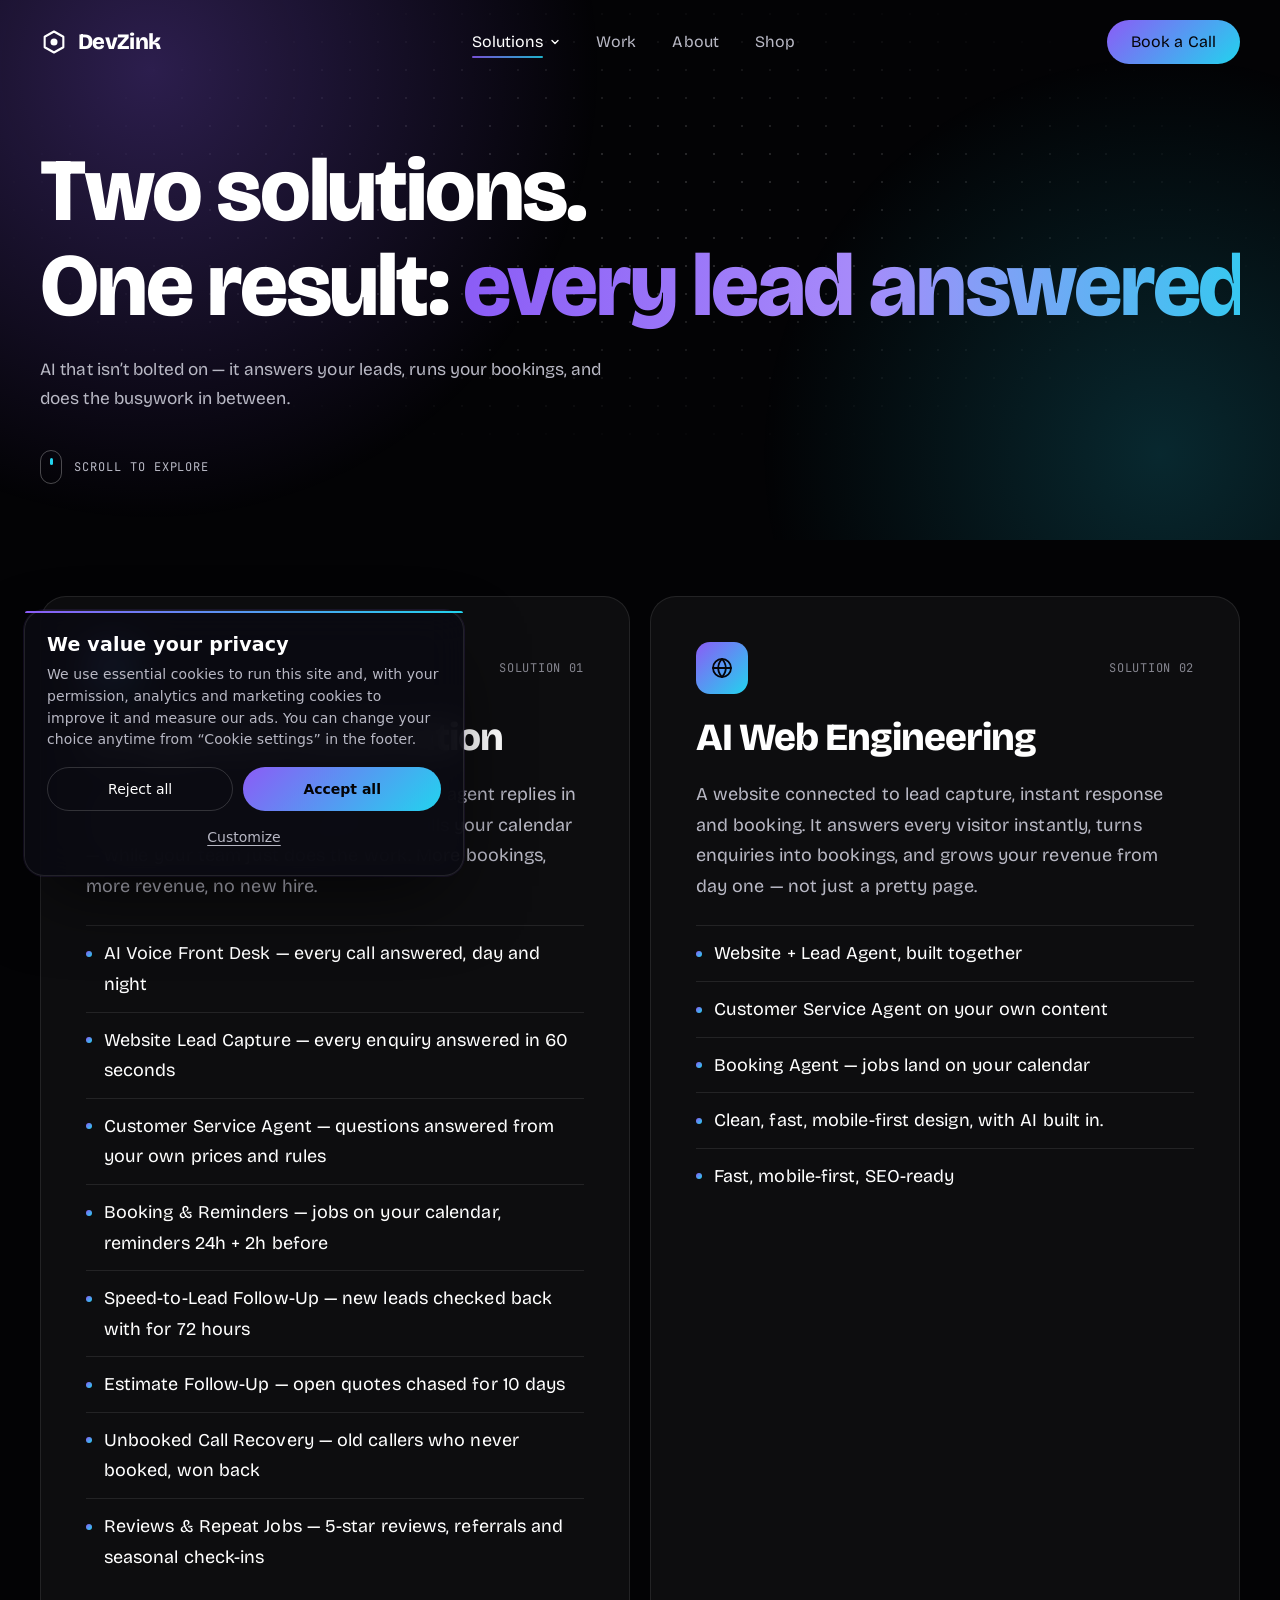
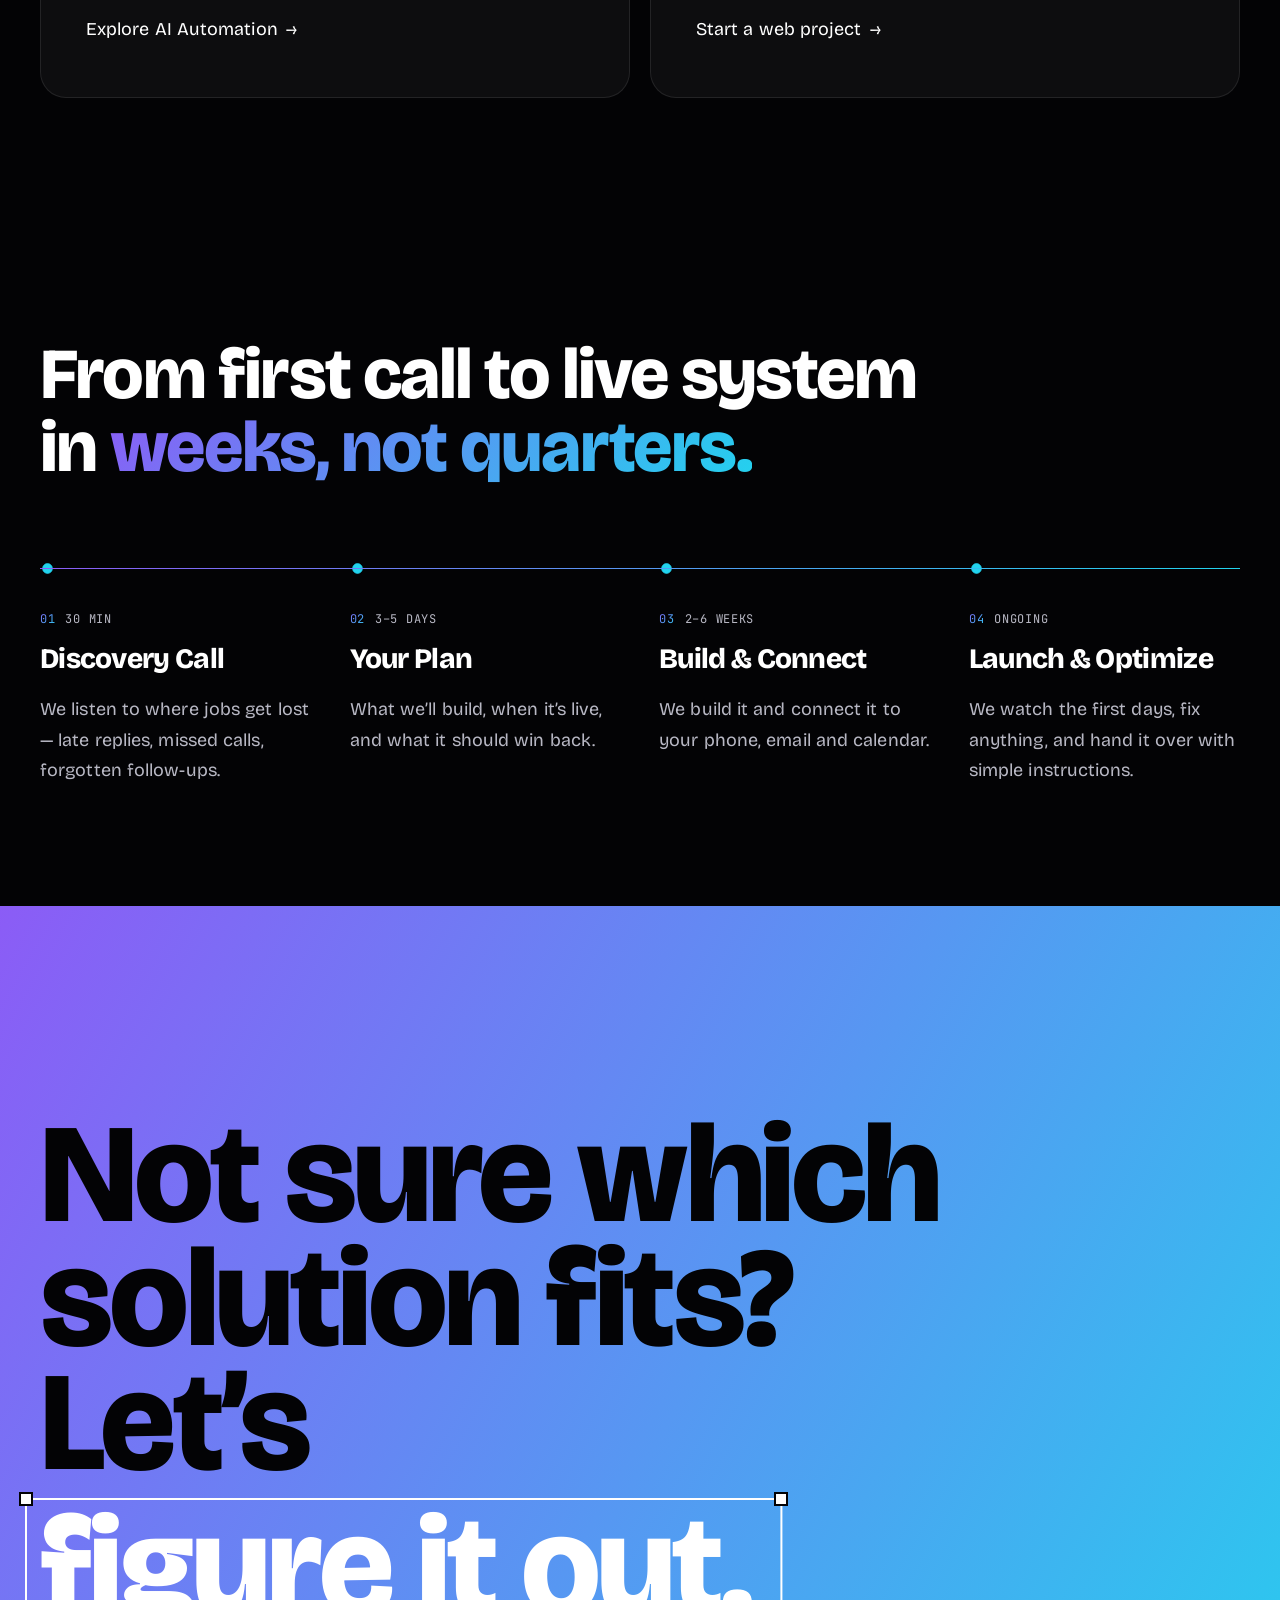
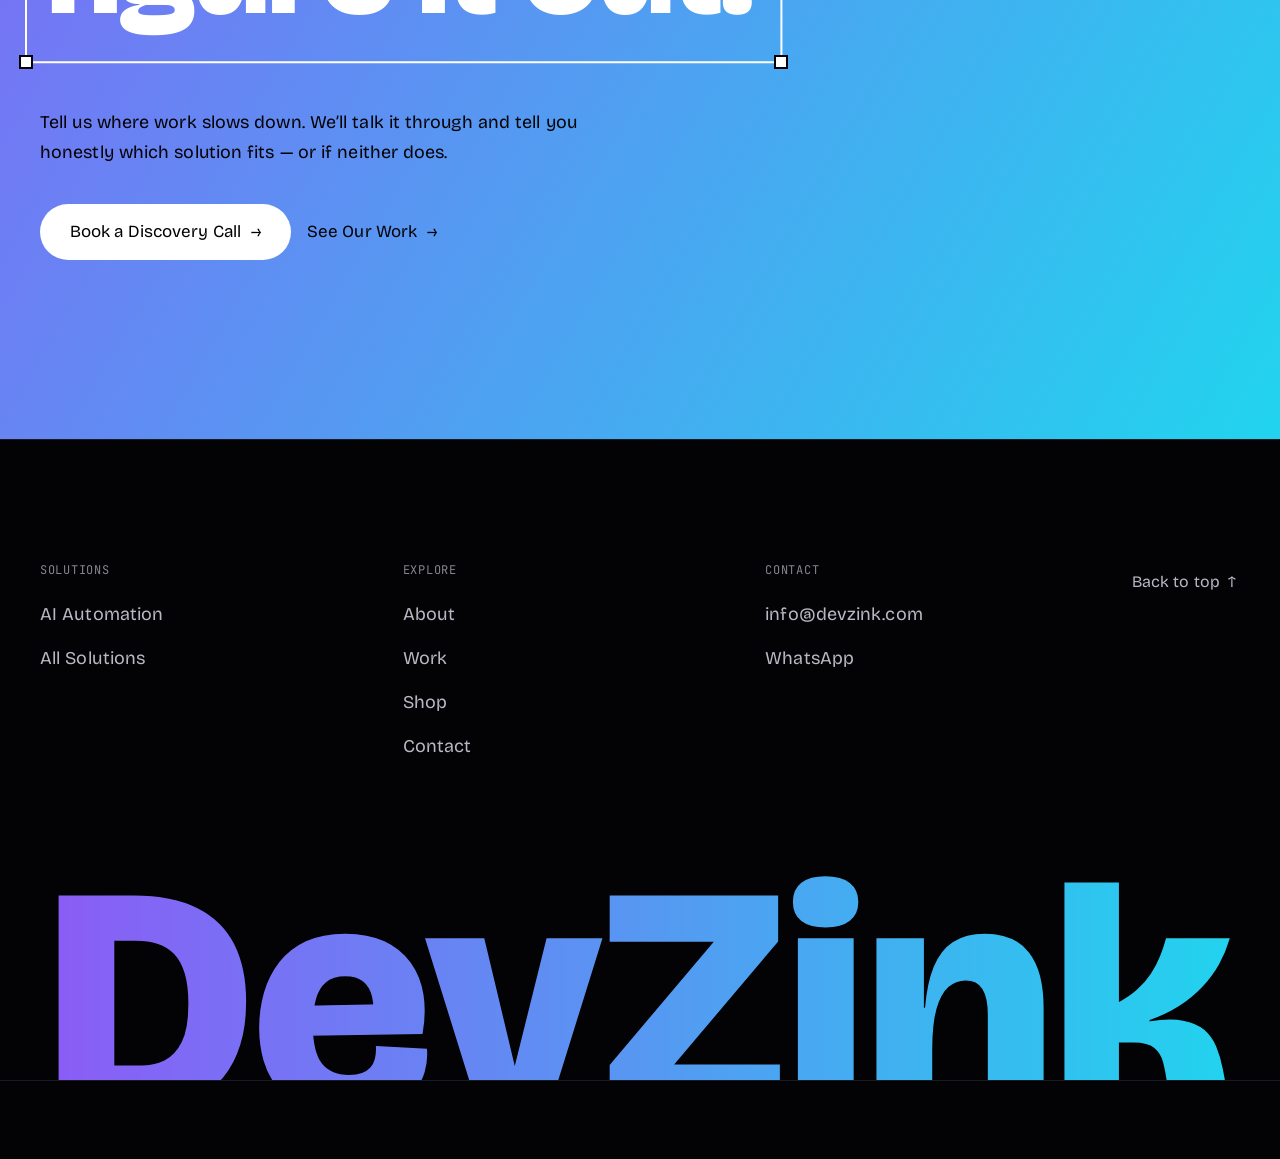
<file: services.html>
<!doctype html>
<html lang="en">
<head>
<meta charset="utf-8" />
<!-- consent:start -->
<script>window.dataLayer=window.dataLayer||[];function gtag(){dataLayer.push(arguments)}gtag("consent","default",{ad_storage:"denied",ad_user_data:"denied",ad_personalization:"denied",analytics_storage:"denied",functionality_storage:"granted",security_storage:"granted",wait_for_update:500});</script>
<!-- consent:end -->

<meta name="viewport" content="width=device-width, initial-scale=1" />
<title>AI Agents, AI Websites & Automation | DevZink</title>
<link rel="canonical" href="https://devzink.com/services" />
<link rel="icon" href="/favicon.ico" sizes="any" />
<link rel="icon" href="/favicon.svg" type="image/svg+xml" />
<link rel="icon" href="/favicon-48.png" sizes="48x48" type="image/png" />
<link rel="icon" href="/favicon-96.png" sizes="96x96" type="image/png" />
<link rel="icon" href="/favicon-192.png" sizes="192x192" type="image/png" />
<link rel="icon" href="/favicon-32.png" sizes="32x32" type="image/png" />
<link rel="apple-touch-icon" href="/apple-touch-icon.png" />
<link rel="manifest" href="/site.webmanifest" />
<meta name="theme-color" content="#05050A" />
<meta property="og:type" content="website" />
<meta property="og:site_name" content="DevZink" />
<meta property="og:title" content="AI Agents, AI Websites & Automation | DevZink" />
<meta property="og:description" content="AI agents and automation, AI websites and AI systems added to your existing products. Fixed-price, shipped in weeks." />
<meta property="og:url" content="https://devzink.com/services" />
<meta property="og:image" content="https://devzink.com/og-image.png" />
<meta property="og:image:width" content="1200" />
<meta property="og:image:height" content="630" />
<meta name="twitter:card" content="summary_large_image" />
<meta name="twitter:title" content="AI Agents, AI Websites & Automation | DevZink" />
<meta name="twitter:description" content="AI agents and automation, AI websites and AI systems added to your existing products. Fixed-price, shipped in weeks." />
<meta name="twitter:image" content="https://devzink.com/og-image.png" />
<meta name="description" content="AI agents and automation, AI websites and AI systems added to your existing products. Fixed-price, shipped in weeks." />
<link rel="preload" href="fonts/bricolage-grotesque-800.woff2" as="font" type="font/woff2" crossorigin />
<link rel="preload" href="fonts/bricolage-grotesque-400.woff2" as="font" type="font/woff2" crossorigin />
<!-- seo:start -->
<meta name="keywords" content="AI automation solutions, AI agent development solutions, web development solutions, app development solutions, SaaS development" />
<meta name="robots" content="index, follow, max-image-preview:large, max-snippet:-1, max-video-preview:-1" />
<meta name="author" content="DevZink" />
<meta property="og:locale" content="en_US" />
<meta property="og:image:alt" content="DevZink AI automation agency" />
<meta name="twitter:image:alt" content="DevZink AI automation agency" />
<link rel="alternate" hreflang="en" href="https://devzink.com/services" />
<link rel="alternate" hreflang="x-default" href="https://devzink.com/services" />
<script type="application/ld+json">{"@context": "https://schema.org", "@graph": [{"@type": "Organization", "@id": "https://devzink.com/#org", "name": "DevZink", "url": "https://devzink.com/", "logo": "https://devzink.com/logo-512.png", "image": "https://devzink.com/og-image.png", "email": "info@devzink.com", "telephone": "+923304613837", "description": "DevZink is an AI automation agency building AI agents, AI websites and AI integrations for US plumbing and electrical companies.", "areaServed": "US", "knowsAbout": ["AI automation", "AI agents", "Agentic AI", "n8n automation", "RAG customer service agents", "Lead generation automation", "AI Web Engineering"]}, {"@type": "WebSite", "@id": "https://devzink.com/#website", "url": "https://devzink.com/", "name": "DevZink", "publisher": {"@id": "https://devzink.com/#org"}}, {"@type": "WebPage", "@id": "https://devzink.com/services#webpage", "url": "https://devzink.com/services", "name": "AI Agents, AI Websites & Automation | DevZink", "description": "AI agents and automation, AI websites and AI systems added to your existing products. Fixed-price, shipped in weeks.", "isPartOf": {"@id": "https://devzink.com/#website"}, "about": {"@id": "https://devzink.com/#org"}, "inLanguage": "en"}, {"@type": "BreadcrumbList", "itemListElement": [{"@type": "ListItem", "position": 1, "name": "Home", "item": "https://devzink.com/"}, {"@type": "ListItem", "position": 2, "name": "Solutions", "item": "https://devzink.com/services"}]}, {"@type": "Service", "name": "AI Automation & AI Agents", "serviceType": "AI Automation & AI Agents", "url": "https://devzink.com/ai-automation", "provider": {"@id": "https://devzink.com/#org"}, "areaServed": "US"}, {"@type": "Service", "name": "AI Web Engineering", "serviceType": "AI Web Engineering", "url": "https://devzink.com/ai-web-engineering", "provider": {"@id": "https://devzink.com/#org"}, "areaServed": "US"}]}</script>
<!-- seo:end -->
<style>
/* ===== Fonts ===== */
@font-face{font-family:"Bricolage Grotesque";src:url(fonts/bricolage-grotesque-800.woff2) format("woff2");font-weight:800;font-display:swap}
@font-face{font-family:"Bricolage Grotesque";src:url(fonts/bricolage-grotesque-400.woff2) format("woff2");font-weight:400;font-display:swap}
@font-face{font-family:"JetBrains Mono";src:url(jetbrains-mono.woff2) format("woff2");font-weight:400;font-display:swap}

/* ===== Tokens ===== */
:root{
  --bg:#030305;--bg-2:#080810;--bg-3:#0C0C16;--border:#171B26;
  --text:#FFF;--muted:#B8B8C4;--dim:#85858F;
  --violet:#8B5CF6;--cyan:#22D3EE;
  --grad:linear-gradient(135deg,#8B5CF6,#22D3EE);
  --glass:linear-gradient(rgba(255,255,255,.045),rgba(255,255,255,.045)) transparent;--glass-b:rgba(255,255,255,.09);
  --ease:cubic-bezier(.22,1,.36,1);
  --max:1280px;--gut:clamp(20px,4vw,40px);
  --f-head:"Bricolage Grotesque",system-ui,sans-serif;
  --f-body:"Bricolage Grotesque",system-ui,sans-serif;
  --f-mono:"JetBrains Mono",ui-monospace,monospace;
  --r:26px;--tap:44px;
}

/* animatable custom properties (fallbacks under .no-atprop) */
@property --angle{syntax:"<angle>";inherits:false;initial-value:0deg}
@property --spot{syntax:"<color>";inherits:false;initial-value:rgba(139,92,246,0)}
@property --g1{syntax:"<color>";inherits:false;initial-value:transparent}
@property --g2{syntax:"<color>";inherits:false;initial-value:transparent}
@property --g3{syntax:"<color>";inherits:false;initial-value:transparent}

/* ===== Base ===== */
*,*::before,*::after{box-sizing:border-box;margin:0;padding:0}
html{-webkit-text-size-adjust:100%;scroll-padding-top:88px}
@media (prefers-reduced-motion:no-preference){html{scroll-behavior:smooth}}
body{background:var(--bg);color:var(--text);font:400 17px/1.7 var(--f-body);letter-spacing:.005em;-webkit-font-smoothing:antialiased;overflow-x:hidden}
@media (min-width:768px){body{font-size:18px}}
p{max-width:62ch}
img,svg{display:block;max-width:100%}
a{color:inherit;text-decoration:none}
ul{list-style:none}
:focus-visible{outline:2px solid var(--cyan);outline-offset:3px;box-shadow:0 0 0 6px rgba(34,211,238,.18)}
a:not(.btn):focus-visible{border-radius:6px}
h1,h2,h3{font-family:var(--f-head);font-weight:800;letter-spacing:-.025em;line-height:1.02}
.wrap{max-width:var(--max);margin:0 auto;padding:0 var(--gut)}
.mono{font-family:var(--f-mono);font-size:13px;letter-spacing:.06em;text-transform:uppercase}
.gtext{background:var(--grad);-webkit-background-clip:text;background-clip:text;color:#A78BFA;-webkit-text-fill-color:transparent}
.skip{position:absolute;left:-999px;top:8px;z-index:100;background:var(--text);color:var(--bg);padding:10px 16px;border-radius:99px}
.skip:focus{left:8px}

/* ===== Buttons ===== */
.btn{display:inline-flex;align-items:center;gap:10px;min-height:var(--tap);padding:0 24px;border-radius:99px;font:500 16px/1 var(--f-body);transition:transform .4s var(--ease),background-color .3s,border-color .3s;white-space:nowrap}
.btn--grad{position:relative;isolation:isolate;background:#8B5CF6 var(--grad);background-color:#8B5CF6;color:#05050A;transition:transform .4s var(--ease),box-shadow .4s var(--ease)}
.btn--grad::before{content:"";position:absolute;inset:-3px;z-index:-1;border-radius:inherit;padding:2px;background:linear-gradient(90deg,#8B5CF6,#22D3EE,#F5F3FF,#22D3EE,#8B5CF6) 0 50%/300% 100%;-webkit-mask:linear-gradient(#000 0 0) content-box,linear-gradient(#000 0 0);-webkit-mask-composite:xor;mask:linear-gradient(#000 0 0) content-box exclude,linear-gradient(#000 0 0);opacity:0;transition:opacity .35s var(--ease);animation:ringFlow 2.4s linear infinite;animation-play-state:paused;pointer-events:none}
.btn--grad:hover::before,.btn--grad:focus-visible::before{opacity:1;animation-play-state:running}
.btn--grad:hover{box-shadow:0 10px 36px rgba(139,92,246,.38),0 0 24px rgba(34,211,238,.22)}
@keyframes ringFlow{to{background-position:300% 50%}}
.btn--glass{background:var(--glass);border:1px solid var(--glass-b);color:var(--text);-webkit-backdrop-filter:blur(12px);backdrop-filter:blur(12px)}
.btn--glass:hover{background:linear-gradient(rgba(255,255,255,.08),rgba(255,255,255,.08)) transparent;border-color:rgba(255,255,255,.18)}
.btn:hover{transform:translateY(-2px)}
.btn--lg{min-height:56px;padding:0 30px;font-size:17px}
.arrow{display:inline-block;transition:transform .25s ease}
.btn:hover .arrow,a:hover>.arrow,.btn:focus-visible .arrow{transform:translateX(5px)}
.btn:hover .arrow--up{transform:translateY(-4px)}
.btn:hover .arrow--out{transform:translate(3px,-3px)}

/* ===== Progress + Nav ===== */
.progress{position:fixed;inset:0 0 auto;height:1.5px;background:rgba(255,255,255,.22);transform:scaleX(0);transform-origin:0 50%;z-index:60}
@media (max-width:760px){.progress{display:none}}
.nav{position:fixed;inset:0 0 auto;z-index:50;transition:padding .5s var(--ease)}
.nav__bar{display:flex;align-items:center;justify-content:space-between;gap:24px;height:84px;transition:height .5s var(--ease)}
.nav::before{content:"";position:absolute;inset:0;background:rgba(8,8,16,.72);border-bottom:1px solid var(--glass-b);-webkit-backdrop-filter:saturate(1.4) blur(14px);backdrop-filter:saturate(1.4) blur(14px);opacity:0;transition:opacity .4s var(--ease)}
.nav.scrolled::before{opacity:1}
.nav.scrolled .nav__bar{height:56px}
.nav.scrolled .logo{transform:scale(.88);transform-origin:left center}
.logo{position:relative;display:flex;align-items:center;gap:10px;font:800 22px/1 var(--f-head);letter-spacing:-.03em;min-height:var(--tap);transition:transform .5s var(--ease)}
.logo svg{width:28px;height:28px}
.nav__links{position:relative;display:flex;gap:4px}
.nav__links a{display:flex;align-items:center;min-height:var(--tap);padding:0 16px;color:var(--muted);font-weight:500;font-size:16px;border-radius:99px;transition:color .3s}
.nav__links a:hover{color:var(--text)}
.nav__end{position:relative;display:flex;align-items:center;gap:8px}
.menu-btn{display:none;position:relative;width:var(--tap);height:var(--tap);border-radius:50%;background:var(--glass);border:1px solid var(--glass-b);color:var(--text);cursor:pointer}
.menu-btn i{position:absolute;left:50%;top:50%;width:18px;height:1.5px;margin:-.75px 0 0 -9px;border-radius:2px;background:currentColor;transition:transform .5s var(--ease)}
.menu-btn i:first-child{transform:translateY(-3.5px)}
.menu-btn i:last-child{transform:translateY(3.5px)}
.nav.open .menu-btn i:first-child{transform:rotate(45deg)}
.nav.open .menu-btn i:last-child{transform:rotate(-45deg)}

/* services dropdown */
.dd{position:relative}
.dd__btn{display:flex;align-items:center;gap:7px;min-height:var(--tap);padding:0 16px;border:0;border-radius:99px;background:none;color:var(--muted);font:500 16px/1 var(--f-body);cursor:pointer;transition:color .3s}
.dd__btn svg{width:10px;height:10px;transition:transform .45s var(--ease)}
.dd__panel{position:absolute;top:100%;left:-12px;width:min(460px,90vw);padding-top:10px;opacity:0;visibility:hidden;transform:translateY(10px) scale(.98);transform-origin:15% 0;transition:opacity .3s var(--ease),transform .45s var(--ease),visibility 0s .45s}
.dd__in{padding:8px;border-radius:22px;background:rgba(12,12,22,.84);border:1px solid var(--glass-b);-webkit-backdrop-filter:saturate(1.4) blur(18px);backdrop-filter:saturate(1.4) blur(18px);box-shadow:0 30px 80px rgba(0,0,0,.55)}
.dd__list li{opacity:0;transform:translateY(6px);transition:opacity .3s var(--ease),transform .45s var(--ease)}
.dd .dd__list a{display:grid;gap:4px;min-height:var(--tap);padding:12px 14px;border-radius:14px;color:var(--text);font-size:16px;transition:background-color .3s}
.dd .dd__list a:hover,.dd .dd__list a:focus-visible{background:rgba(255,255,255,.06)}
.dd__list b{display:flex;align-items:center;gap:10px;font:500 16px/1.25 var(--f-body)}
.dd__list b::before{content:"";flex:none;width:6px;height:6px;border-radius:50%;background:var(--grad)}
.dd__list b+span{padding-left:16px;color:var(--muted);font-size:13px;line-height:1.4}
.dd__tag{flex:none;padding:2px 8px;border:1px solid var(--glass-b);border-radius:99px;color:var(--muted);font-size:10px;font-weight:600;letter-spacing:.08em;text-transform:uppercase}
.dd .dd__list a.dd__all{display:flex;align-items:center;justify-content:space-between;margin-top:4px;padding:0 14px;border-top:1px solid var(--glass-b);border-radius:0 0 14px 14px;color:var(--cyan);font-size:15px}
.dd:is(:hover,:focus-within,.open):not(.hush) .dd__btn{color:var(--text)}
.dd:is(:hover,:focus-within,.open):not(.hush) .dd__btn svg{transform:rotate(180deg)}
.dd:is(:hover,:focus-within,.open):not(.hush) .dd__panel{opacity:1;visibility:visible;transform:none;transition-delay:0s}
.dd:is(:hover,:focus-within,.open):not(.hush) .dd__list li{opacity:1;transform:none;transition-delay:calc(.05s + var(--i) * .04s)}
/* current page in the nav: brighter label with a subtle gradient underline */
.x-current{position:relative;color:var(--text)!important}
.x-current::after{content:"";position:absolute;left:16px;right:16px;bottom:6px;height:2px;border-radius:2px;background:var(--grad);opacity:.85;pointer-events:none}
.dd__btn.x-current::after{right:33px}

/* mobile full-screen menu */
.mmenu{position:fixed;inset:0;z-index:49;display:flex;flex-direction:column;padding:96px var(--gut) 32px;overflow-y:auto;background:radial-gradient(600px circle at 0 0,rgba(139,92,246,.22),transparent 60%),radial-gradient(500px circle at 100% 100%,rgba(34,211,238,.14),transparent 60%),#030305;clip-path:circle(0 at calc(100% - 44px) 42px);visibility:hidden;transition:clip-path .7s cubic-bezier(.76,0,.24,1),visibility 0s .7s}
.menu-open{overflow:hidden}
.menu-open .mmenu{clip-path:circle(150% at calc(100% - 44px) 42px);visibility:visible;transition-delay:0s}
.mmenu__list>li{padding:6px 0;border-bottom:1px solid var(--border);opacity:0;transform:translateY(28px);transition:opacity .4s var(--ease),transform .6s var(--ease)}
.menu-open .mmenu__list>li{opacity:1;transform:none;transition-delay:calc(.18s + var(--i) * .07s)}
.mmenu__big{display:flex;align-items:center;justify-content:space-between;min-height:60px;font:800 clamp(36px,10vw,52px)/1 var(--f-head);letter-spacing:-.03em}
.mmenu__big[aria-current="page"]{background:linear-gradient(90deg,#C4B5FD,#67E8F9);-webkit-background-clip:text;background-clip:text;-webkit-text-fill-color:transparent}
.mmenu__sub{margin:0 0 10px}
.mmenu__sub a{display:flex;align-items:center;gap:10px;min-height:48px;color:var(--muted);font-size:16px}
.mmenu__sub a::before{content:"";flex:none;width:6px;height:6px;border-radius:50%;background:var(--grad)}
.mmenu__cta{margin-top:28px}
.mmenu__list>li.mmenu__cta{border:0}
@media (min-width:861px){.mmenu{display:none}}

/* preloader */
.pre{display:none}
.is-loading{overflow:hidden}
.is-loading .pre{position:fixed;inset:0;z-index:300;display:grid;place-items:center;background:#030305;transition:transform .9s cubic-bezier(.76,0,.24,1)}
.pre.done{transform:translateY(-100%)}
.pre__in{display:grid;justify-items:center;gap:22px;transition:opacity .4s var(--ease),transform .6s var(--ease)}
.pre.done .pre__in{opacity:0;transform:translateY(-30px)}
.pre__mark{width:64px;height:64px;overflow:visible;filter:drop-shadow(0 0 18px rgba(139,92,246,.55))}
.pre__mark path{stroke-dasharray:1;stroke-dashoffset:1;animation:draw 1.1s var(--ease) .1s forwards}
.pre__mark circle{opacity:0;transform-box:fill-box;transform-origin:center;transform:scale(.4);animation:popIn .5s var(--ease) .7s forwards}
@keyframes popIn{to{opacity:1;transform:none}}
@keyframes draw{to{stroke-dashoffset:0}}
.pre__bar{width:180px;height:2px;border-radius:2px;background:rgba(255,255,255,.08);overflow:hidden}
.pre__bar i{display:block;height:100%;background:var(--grad);transform:scaleX(0);transform-origin:0 50%}
.pre__pct{color:var(--dim);font-variant-numeric:tabular-nums;min-width:5ch;text-align:center}
.is-loading .hero,.is-loading .hero *{animation-play-state:paused!important}
.is-loading .hero [data-reveal]{opacity:0!important;transform:translateY(28px)!important}

/* page transitions */
.curtain{position:fixed;inset:0;z-index:250;pointer-events:none;background:linear-gradient(to top,#8B5CF6,#22D3EE);transform:translateY(100%);visibility:hidden}
.curtain.cover{visibility:visible;transform:none;transition:transform .45s cubic-bezier(.76,0,.24,1)}
.curtain-in .curtain{visibility:visible;transform:none}
.curtain.away{visibility:visible;transform:translateY(-100%);transition:transform .6s cubic-bezier(.76,0,.24,1)}
@media (prefers-reduced-motion:no-preference){
  @view-transition{navigation:auto}
  ::view-transition-old(root){animation:vtOut .4s cubic-bezier(.76,0,.24,1) both}
  ::view-transition-new(root){animation:vtIn .55s var(--ease) .1s both}
}
@keyframes vtOut{to{opacity:0;transform:translateY(-32px)}}
@keyframes vtIn{from{opacity:0;transform:translateY(32px)}}
/* ===== Hero ===== */
.hero{position:relative;overflow:hidden;min-height:85vh;min-height:85svh;display:flex;flex-direction:column;justify-content:center;padding:clamp(92px,12vh,120px) 0 clamp(28px,4vh,44px);isolation:isolate}
.hero>.wrap{width:100%;max-width:1440px}
.hero__bg{position:absolute;inset:0;z-index:-1;pointer-events:none}
.dots{position:absolute;inset:0;background:radial-gradient(rgba(255,255,255,.14) 1px,transparent 1.2px) 0 0/28px 28px;-webkit-mask:radial-gradient(ellipse 70% 60% at 50% 40%,#000 20%,transparent 75%);mask:radial-gradient(ellipse 70% 60% at 50% 40%,#000 20%,transparent 75%)}
.glow{position:absolute;border-radius:50%;will-change:transform}
.glow--v{width:900px;height:900px;left:-300px;top:-380px;background:radial-gradient(closest-side,rgba(139,92,246,.30),transparent);animation:driftA 22s var(--ease) infinite alternate}
.glow--c{width:800px;height:800px;right:-280px;top:10%;background:radial-gradient(closest-side,rgba(34,211,238,.18),transparent);animation:driftB 26s var(--ease) infinite alternate}
@keyframes driftA{to{transform:translate(140px,90px) scale(1.1)}}
@keyframes driftB{to{transform:translate(-120px,70px) scale(.92)}}
.hero__text{container-type:inline-size;min-width:0}
.hero h1{font-size:clamp(38px,4.4vw,84px);font-size:clamp(34px,11.6cqi,88px);line-height:1.04;max-width:16ch;margin:22px 0}
.line{display:block;overflow:hidden;padding:.04em 0 .1em;margin-bottom:-.1em;white-space:nowrap}
.line>span{display:inline-block;transform:translateY(110%);animation:lineUp 1.1s var(--ease) forwards;animation-delay:calc(.15s + var(--i,0) * .12s)}
@keyframes lineUp{to{transform:none}}
.hl{display:inline-block;white-space:nowrap;padding-right:.04em;background:linear-gradient(90deg,#8B5CF6,#A78BFA 35%,#22D3EE 75%,#67E8F9) 0 50%/140% 100%;-webkit-background-clip:text;background-clip:text;color:#A78BFA;-webkit-text-fill-color:transparent;animation:hlShift 7s ease-in-out infinite alternate}
@keyframes hlShift{to{background-position:100% 50%}}
@media (max-width:980px){.line{white-space:normal}}
.hero__sub{max-width:560px;color:var(--muted);font-size:clamp(17px,1.35vw,19px)}
.cta{display:flex;flex-wrap:wrap;gap:12px;margin-top:36px}
.hero .cta{margin-top:28px}
.fade-up{opacity:0;transform:translateY(16px);animation:fadeUp 1s var(--ease) forwards;animation-delay:var(--d,.6s)}
@keyframes fadeUp{to{opacity:1;transform:none}}
/* inner-page hero: shorter, single column */
.x-hero{min-height:60vh;min-height:60svh}
.x-hero h1{font-size:clamp(34px,7.4cqi,104px);max-width:none}
.x-hero .hero__sub{max-width:600px}

/* ===== Sections ===== */
.sec{padding:120px 0;position:relative}
.sec__head{display:grid;gap:22px;max-width:900px;margin-bottom:clamp(48px,6vw,80px)}
.eyebrow{color:var(--dim);display:flex;align-items:center;gap:12px}
.eyebrow::before{content:"";flex:none;align-self:center;width:28px;height:1px;background:var(--grad)}
/* no stray boxes in section heads: empty reveal masks or pseudo-elements never render */
.rv-m:empty,.rv-in:empty,.sec__head>:empty{display:none}
.rv-m::before,.rv-m::after,.rv-in::before,.rv-in::after,.sec__head h2::before,.sec__head h2::after{content:none}
.sec h2{font-size:clamp(40px,5.6vw,84px)}
.sec__sub{color:var(--muted);max-width:62ch}
@media (max-width:760px){.sec{padding:80px 0}}
.sec--glow{overflow:hidden;isolation:isolate}
.sec--glow::before{content:"";position:absolute;z-index:-1;width:900px;height:900px;left:50%;top:30%;transform:translateX(-50%);border-radius:50%;background:radial-gradient(closest-side,rgba(139,92,246,.22),rgba(34,211,238,.08) 60%,transparent);pointer-events:none}
.x-tight{padding-top:24px}
.x-tight .sec__head{margin-bottom:32px}

/* reveal */
.js [data-reveal]{opacity:0;transform:translateY(28px);transition:opacity 1s var(--ease),transform 1s var(--ease);transition-delay:var(--d,0s)}
.js [data-reveal].in,.js [data-reveal].rv-group{opacity:1;transform:none}
.js [data-reveal].rv-self{transform:translateY(12px);filter:blur(6px);transition:opacity .8s var(--ease),transform .8s var(--ease),filter .8s var(--ease)}
.js [data-reveal].rv-self.in{transform:none;filter:none}
.js .rv{opacity:0;transform:translateY(12px);filter:blur(6px);transition:opacity .8s var(--ease),transform .8s var(--ease),filter .8s var(--ease);transition-delay:calc(var(--d,0s) + var(--rv,0) * 60ms)}
.js .in .rv{opacity:1;transform:none;filter:none}
.rv-m{display:block;overflow:hidden;padding:.04em 0 .16em;margin:-.04em 0 -.16em}
.js .rv-in{display:block;transform:translateY(108%);transition:transform 1.05s var(--ease);transition-delay:calc(var(--d,0s) + var(--rv,0) * 60ms)}
.js .in .rv-in{transform:none}

/* services */
.panels{display:grid;grid-template-columns:1fr 1fr;gap:20px}
/* core service panels: one stretched link per card; hover = lift, rotating ring, soft spotlight */
.panel{position:relative;overflow:hidden;isolation:isolate;cursor:pointer;display:flex;flex-direction:column;gap:24px;padding:clamp(28px,3.5vw,48px);border-radius:var(--r);background:var(--glass);border:1px solid var(--glass-b)}
/* rotating violet→cyan ring */
.panel::before{content:"";position:absolute;inset:0;z-index:2;border-radius:inherit;padding:1.5px;background:conic-gradient(from var(--angle),rgba(139,92,246,.28),#8B5CF6 18%,#22D3EE 34%,rgba(34,211,238,.28) 52%,rgba(139,92,246,.28) 70%,#A78BFA 86%,rgba(139,92,246,.28));-webkit-mask:linear-gradient(#000 0 0) content-box,linear-gradient(#000 0 0);-webkit-mask-composite:xor;mask:linear-gradient(#000 0 0) content-box exclude,linear-gradient(#000 0 0);opacity:0;transition:opacity .4s var(--ease);pointer-events:none;animation:ringSpin 6s linear infinite paused}
.no-atprop .panel::before{background:linear-gradient(90deg,#8B5CF6,#22D3EE,rgba(139,92,246,.3),#8B5CF6,#22D3EE) 0 0/300% 100%;animation-name:ringPan}
@keyframes ringSpin{to{--angle:360deg}}
@keyframes ringPan{to{background-position:300% 0}}
/* soft cursor spotlight, behind the content */
.panel::after{content:"";position:absolute;inset:0;z-index:-1;border-radius:inherit;background:radial-gradient(640px circle at var(--mx,50%) var(--my,0%),rgba(139,92,246,.09),rgba(34,211,238,.035) 45%,transparent 75%);opacity:0;transition:opacity .4s var(--ease);pointer-events:none}
.panel__icon{width:52px;height:52px;border-radius:14px;display:grid;place-items:center;background:var(--grad);color:#05050A}
.panel .panel__icon{transition:transform .4s var(--ease)}
.panel h3{font-size:clamp(30px,3vw,44px)}
.panel__title{display:block;background:linear-gradient(90deg,var(--text) 0 50%,#A78BFA 78%,#22D3EE) 0 0/200% 100%;-webkit-background-clip:text;background-clip:text;-webkit-text-fill-color:transparent;transition:background-position .4s var(--ease)}
.panel__lead{color:var(--muted);margin-top:-2px}
.panel .textlink .arrow{transition:transform .4s var(--ease)}
.panel .textlink::after{content:"";position:absolute;inset:0;z-index:3;border-radius:inherit}
.panel .textlink:focus-visible{outline:none;box-shadow:none}
.panel:has(.textlink:focus-visible){outline:2px solid var(--cyan);outline-offset:4px;box-shadow:0 0 0 8px rgba(34,211,238,.18)}
.panel:hover .textlink{border-color:var(--cyan)}
.js .panel.fx{transition:transform .4s var(--ease),opacity .4s var(--ease)}
@media (hover:hover){
  .js .panel.fx:hover{transform:translateY(-4px)}
  .panel:hover::before{opacity:1;animation-play-state:running}
  .panel:hover::after{opacity:1}
  .panel:hover .panel__icon{transform:translateY(-3px)}
  .panel:hover .textlink .arrow{transform:translateX(4px)}
  .panel:hover .panel__title{background-position:100% 0}
}
@media (prefers-reduced-motion:reduce){
  .panel::before{animation:none!important}
  .js .panel.fx:hover,.panel:hover .panel__icon,.panel:hover .textlink .arrow{transform:none}
}
.ticks li{display:flex;gap:12px;padding:12px 0;border-top:1px solid var(--glass-b)}
.ticks li::before{content:"";flex:none;width:6px;height:6px;margin-top:.7em;border-radius:50%;background:var(--grad)}
.tags{display:flex;flex-wrap:wrap;gap:8px}
.tags li{padding:7px 12px;border-radius:99px;border:1px solid var(--glass-b);color:var(--muted);font:400 12px/1 var(--f-mono)}
.textlink{display:inline-flex;align-items:center;gap:8px;min-height:var(--tap);margin-top:auto;font-weight:500;align-self:flex-start;border-bottom:1px solid transparent;transition:border-color .3s}
.textlink:hover{border-color:var(--cyan)}
/* panel top row: icon + service number */
.x-ptop{display:flex;align-items:center;justify-content:space-between;gap:16px}
.x-ptop .mono{color:var(--dim);font-size:12px}
/* engineering services: three lighter panels */
.x-eng{display:grid;grid-template-columns:repeat(3,minmax(0,1fr));gap:16px}
.x-eng>.panel{grid-column:1/-1;display:grid;grid-template-columns:minmax(0,1fr) minmax(0,1fr);gap:20px 48px;align-items:start;padding:clamp(24px,2.6vw,36px);scroll-margin-top:96px}
.x-eng .panel__main,.x-eng .panel__side{display:flex;flex-direction:column;gap:20px}
.x-eng .panel h3{font-size:clamp(24px,2.1vw,30px);line-height:1.08}
.x-eng .panel__icon{width:44px;height:44px;border-radius:12px}
.x-eng .ticks li{padding:10px 0;font-size:16px}
#ai{scroll-margin-top:24px}

/* ===== Process ===== */
.proc{list-style:none;position:relative;display:grid;grid-template-columns:repeat(4,minmax(0,1fr));gap:clamp(20px,3vw,40px);padding-top:48px}
.proc::before,.proc::after{content:"";position:absolute;left:0;right:0;top:7px;height:1px;background:var(--border)}
.proc::after{background:var(--grad);transform:scaleX(0);transform-origin:0 50%;transition:transform 1.8s var(--ease) .3s}
.proc.in::after{transform:none}
.pstep{position:relative;isolation:isolate;padding:16px;margin:-16px;border-radius:20px;background:radial-gradient(320px circle at var(--mx,50%) var(--my,0%),var(--spot),transparent 65%);transition:translate .25s ease,--spot .25s ease,background-color .25s ease}
.pstep::before{content:"";position:absolute;top:-32px;left:16px;width:15px;height:15px;border-radius:50%;background:var(--bg);border:1px solid rgba(255,255,255,.2);transition:background-color .5s var(--ease) calc(.4s + var(--i) * .4s),border-color .5s var(--ease) calc(.4s + var(--i) * .4s),transform .5s var(--ease) calc(.4s + var(--i) * .4s),translate .25s ease 0s}
.proc.in .pstep::before{background-color:var(--cyan);border-color:var(--cyan);transform:scale(.7)}
.pstep__meta{display:flex;gap:10px;color:var(--dim);font-size:12px}
.pstep__meta b{font-weight:400}
.pstep h3{font-size:clamp(24px,2.2vw,32px);line-height:1.02;margin:16px 0 20px}
.pstep p{color:var(--muted)}
.pstep::after{content:"";position:absolute;inset:0;z-index:1;border-radius:inherit;padding:1px;background:linear-gradient(135deg,#8B5CF6,rgba(139,92,246,.25) 45%,rgba(34,211,238,.25) 55%,#22D3EE);-webkit-mask:linear-gradient(#000 0 0) content-box,linear-gradient(#000 0 0);-webkit-mask-composite:xor;mask:linear-gradient(#000 0 0) content-box exclude,linear-gradient(#000 0 0);opacity:0;transition:opacity .25s ease;pointer-events:none}
.pstep__meta b{transition:transform .25s ease,color .25s ease}
@media (hover:hover){
  .pstep:hover{translate:0 -6px;--spot:rgba(139,92,246,.16);background-color:rgba(255,255,255,.025)}
  .pstep:hover::after{opacity:1}
  .pstep:hover::before{translate:0 6px}
  .pstep:hover .pstep__meta b{transform:translateX(4px)}
}

/* ===== Final CTA ===== */
.final{position:relative;overflow:hidden;padding:clamp(96px,14vw,200px) 0;color:#030305;background-color:#8B5CF6;background-image:linear-gradient(120deg,#8B5CF6,#22D3EE 33%,#8B5CF6 66%,#22D3EE);background-size:300% 300%;animation:shift 18s ease-in-out infinite alternate}
@keyframes shift{from{background-position:0% 50%}to{background-position:100% 50%}}
.final .eyebrow{color:#030305}
.final .eyebrow::before{background:#030305}
.final h2{font-size:clamp(56px,11vw,184px);line-height:.88;max-width:11ch;margin-top:28px}
.final .rv-m{padding:.1em .3em .45em;margin:-.1em -.3em -.45em}
/* Figma-style selection box around the last words (overlay only; never affects layout) */
.final .rv-in{position:relative}
.x-sel{position:absolute;left:0;top:0;width:0;height:0;pointer-events:none;--hs:14px}
.x-sel svg.x-sel__box{position:absolute;inset:0;width:100%;height:100%;overflow:visible}
.x-sel__box rect{fill:none;stroke:#FFFFFF;stroke-width:2;stroke-dasharray:1;stroke-dashoffset:1;transition:stroke-dashoffset .9s var(--ease) .95s}
.x-sel__h{position:absolute;width:var(--hs);height:var(--hs);margin:calc(var(--hs)/-2) 0 0 calc(var(--hs)/-2);background:#FFFFFF;border:2px solid #030305;box-sizing:border-box;transform:scale(0);transition:transform .45s cubic-bezier(.34,1.56,.64,1);transition-delay:calc(1.75s + var(--k)*80ms)}
.x-sel__h:nth-of-type(1){left:0;top:0;--k:0}
.x-sel__h:nth-of-type(2){left:100%;top:0;--k:1}
.x-sel__h:nth-of-type(3){left:100%;top:100%;--k:2}
.x-sel__h:nth-of-type(4){left:0;top:100%;--k:3}
.in .x-sel__box rect{stroke-dashoffset:0}
.in .x-sel__h{transform:scale(1)}
@media (max-width:760px){.x-sel{--hs:9px}}
@media (prefers-reduced-motion:reduce){
  .x-sel__box rect,.x-sel__h{transition:none!important}
  .x-sel__box rect{stroke-dashoffset:0}
  .x-sel__h{transform:scale(1)}
}
.final h2 .sel{display:inline-block;margin:.22em 0 .32em;color:#FFFFFF;-webkit-text-fill-color:#FFFFFF;-webkit-text-stroke:0;text-shadow:none;filter:none}
.final__sub{max-width:580px;margin-top:clamp(44px,4.5vw,64px);font-size:clamp(17px,1.4vw,20px);font-weight:500}
.final .btn--grad{background:#FFFFFF;color:#030305;transition:transform .4s var(--ease),background-color .3s,box-shadow .4s var(--ease)}
.final .btn--grad::before{content:none}
.final .btn--grad:hover,.final .btn--grad:focus-visible{background:#F3F0FF;box-shadow:0 10px 30px -8px rgba(139,92,246,.45)}
.btn--link,.btn--link.btn--lg{position:relative;background:none;border:0;padding:0 4px;height:auto;color:var(--text)}
.btn--link::after{content:"";position:absolute;left:4px;right:4px;bottom:-4px;height:2px;border-radius:2px;background:linear-gradient(90deg,#8B5CF6,#22D3EE);transform:scaleX(0);transform-origin:left;transition:transform .35s var(--ease);pointer-events:none}
.btn--link:hover::after,.btn--link:focus-visible::after{transform:scaleX(1)}
.btn--link:hover{background:linear-gradient(90deg,#C4B5FD,#67E8F9);-webkit-background-clip:text;background-clip:text;-webkit-text-fill-color:transparent}
.btn--link:hover .arrow:not(.arrow--up),.btn--link:focus-visible .arrow:not(.arrow--up){transform:translateX(6px) rotate(-0deg);animation:linkBounce .45s var(--ease)}
@keyframes linkBounce{0%{transform:translateX(0)}55%{transform:translateX(9px)}100%{transform:translateX(6px)}}
.final .btn--link{color:#030305}
.final .btn--link::after{background:#030305}
.final .btn--link:hover{-webkit-text-fill-color:#030305;background:none;letter-spacing:.01em}
.final :focus-visible{outline-color:#030305}
@media (max-width:520px){.final .cta .btn{width:100%;justify-content:center;white-space:normal;text-align:center;padding:14px 22px;line-height:1.25}.final .cta .btn--link{width:auto;align-self:center;padding:0 4px}}
@media (max-width:480px){.final h2{font-size:clamp(40px,12vw,56px);line-height:.95}}

/* ===== Footer ===== */
.foot{overflow:hidden;padding-top:120px;border-top:1px solid var(--border)}
@media (max-width:760px){.foot{padding-top:80px}}
.foot__grid{display:grid;grid-template-columns:repeat(3,minmax(0,1fr)) auto;gap:32px}
.foot__h{color:var(--dim);font-size:12px;margin-bottom:12px}
.foot__grid a{display:inline-flex;align-items:center;min-height:var(--tap);min-width:var(--tap);color:var(--muted);transition:color .3s}
.foot__grid a:hover{color:var(--text)}
.foot__top{align-self:start;justify-self:end;gap:8px}
.wm{position:relative;margin-top:clamp(56px,7vw,96px)}
.wm svg{width:100%;height:auto}
.wm__fill{position:absolute;inset:0;clip-path:inset(0 100% 0 0);transition:clip-path 2.2s var(--ease) .4s}
.wm.in .wm__fill{clip-path:inset(0 0 0 0)}
.foot__legal{padding:24px 0 32px;border-top:1px solid var(--border);color:var(--dim);font-size:13px}

/* ===== Responsive ===== */
@media (max-width:1100px){.x-eng{grid-template-columns:1fr 1fr}}
@media (max-width:980px){
  .foot__grid{grid-template-columns:1fr 1fr}
  .foot__top{justify-self:start}
  .panels{grid-template-columns:1fr}
}
@media (max-width:860px){
  .proc{grid-template-columns:1fr;padding:0 0 0 44px;gap:40px}
  .proc::before,.proc::after{left:7px;right:auto;top:0;bottom:0;width:1px;height:auto}
  .proc::after{transform:scaleY(0);transform-origin:50% 0}
  .pstep::before{top:19px;left:-28px}
  .nav__links{display:none}
  .menu-btn{display:block}
}
@media (max-width:720px){.x-eng{grid-template-columns:1fr}.x-eng>.panel{grid-template-columns:1fr}}
@media (max-width:640px){
  .foot__grid{grid-template-columns:1fr}
  .nav .btn--grad{padding:0 16px;font-size:15px}
}

@media (prefers-reduced-motion:reduce){
  *,*::before,*::after{animation-duration:.01ms!important;animation-iteration-count:1!important;transition-duration:.01ms!important;scroll-behavior:auto!important}
  .hl{animation:none}
  .js .rv,.js .rv-in,.js [data-reveal].rv-self{opacity:1!important;transform:none!important;filter:none!important}
  .final{animation:none}
}

/* hero scroll cue */
.scroll-cue{display:inline-flex;align-items:center;gap:12px;margin-top:clamp(28px,4vh,44px);color:var(--muted);font:400 12px/1 var(--f-mono);letter-spacing:.08em;text-transform:uppercase;text-decoration:none;transition:color .3s}
.scroll-cue:hover,.scroll-cue:focus-visible{color:var(--text)}
.scroll-cue__m{position:relative;width:22px;height:34px;border:1.5px solid rgba(255,255,255,.28);border-radius:12px;flex:none}
.scroll-cue__m::after{content:"";position:absolute;left:50%;top:7px;width:3px;height:7px;margin-left:-1.5px;border-radius:2px;background:#22D3EE;animation:cueDot 1.8s ease-in-out infinite}
@keyframes cueDot{0%{opacity:0;transform:translateY(0)}30%{opacity:1}100%{opacity:0;transform:translateY(12px)}}
@media (prefers-reduced-motion:reduce){.scroll-cue__m::after{animation:none}}
.hero .wrap{width:100%}
.hero__text{width:100%}

.wa-fab{position:fixed;left:20px;bottom:20px;z-index:90;display:flex;align-items:center;gap:10px;height:52px;padding:0 18px 0 14px;border-radius:99px;background:#25D366;color:#04140a;font:800 15px/1 inherit;text-decoration:none;box-shadow:0 10px 30px -8px rgba(37,211,102,.55);transform:translateY(90px);opacity:0;transition:transform .5s cubic-bezier(.22,1,.36,1),opacity .4s,box-shadow .3s}
.wa-fab.on{transform:none;opacity:1}
.wa-fab:hover{box-shadow:0 14px 36px -8px rgba(37,211,102,.75);transform:translateY(-2px)}
.wa-fab svg{width:24px;height:24px;flex:none}
@media (max-width:640px){.wa-fab{left:14px;bottom:14px;height:50px;width:50px;padding:0;justify-content:center}.wa-fab span{display:none}}
@media (prefers-reduced-motion:reduce){.wa-fab{transition:none}}
button,.btn,summary,[role="button"],label[for]{cursor:pointer}.dm-zoom{display:block;cursor:zoom-in}
/* CTA headline: word flip-in + typed selection */
.js .final .rv-in{transform:none!important;transition:none!important}
.final .rv-m{overflow:visible}
.final h2{perspective:900px}
.final h2 .sel{margin:.14em 0 .34em}
.final__sub{margin-top:clamp(20px,2.4vw,32px)}
.final .cw{display:inline-block;white-space:nowrap}
.js .final .cw__i{display:inline-block;opacity:0;filter:blur(16px);transform:translateY(45%) rotateX(-85deg) scale(.92);transform-origin:50% 100%;transition:opacity .9s var(--ease),filter .9s var(--ease),transform 1.1s cubic-bezier(.2,1.2,.3,1);transition-delay:calc(var(--w)*110ms + .1s)}
.js .final .in .cw__i{opacity:1;filter:none;transform:none}
.final .sel .cw__i{opacity:1!important;filter:none!important;transform:none!important}
.js .final .cc{display:inline-block;opacity:0;transform:translateY(.25em) scale(.4);filter:blur(8px);transition:opacity .35s ease,transform .6s cubic-bezier(.34,1.7,.5,1),filter .4s ease;transition-delay:calc(var(--c)*45ms + var(--sd,.7s))}
.js .final .in .cc{opacity:1;transform:none;filter:none}
.final .sel{position:relative}
.js .final .sel::after{content:"";position:absolute;right:-.06em;top:.12em;bottom:.02em;width:.06em;background:#fff;opacity:0}
.js .final .in .sel::after{animation:ccCaret .9s steps(1) var(--sc,1.4s) 4 forwards}
@keyframes ccCaret{0%{opacity:1}50%{opacity:0}100%{opacity:0}}
.final .x-sel__box rect{transition-delay:var(--bx,1.7s)!important}
.final .x-sel__h{transition-delay:calc(var(--bx,1.7s) + .7s + var(--k)*90ms)!important}
.final .eyebrow{transition:letter-spacing 1.2s var(--ease),opacity 1s}
.js .final [data-reveal]:not(.in) .eyebrow{letter-spacing:.6em;opacity:0}
@media (prefers-reduced-motion:reduce){.js .final .cw__i,.js .final .cc{opacity:1!important;filter:none!important;transform:none!important;transition:none!important}.js .final .in .sel::after{animation:none}}
/* CTA attention: cursor glides in and clicks the primary button */
.final .cta{position:relative}
.x-cur{position:absolute;left:0;top:0;width:34px;height:34px;pointer-events:none;z-index:3;opacity:0;transform:translate(calc(var(--tx) + 240px),calc(var(--ty) + 160px)) rotate(12deg);filter:drop-shadow(0 6px 14px rgba(3,3,5,.35))}
.x-cur svg{width:100%;height:100%}
.x-cur.go{animation:curIn 1.25s cubic-bezier(.22,1,.36,1) forwards,curClick .32s ease 1.3s,curOut .6s ease 2.6s forwards}
@keyframes curIn{0%{opacity:0;transform:translate(calc(var(--tx) + 240px),calc(var(--ty) + 160px)) rotate(12deg)}25%{opacity:1}100%{opacity:1;transform:translate(var(--tx),var(--ty)) rotate(0)}}
@keyframes curClick{0%,100%{transform:translate(var(--tx),var(--ty)) scale(1)}45%{transform:translate(var(--tx),var(--ty)) scale(.8)}}
@keyframes curOut{to{opacity:0;transform:translate(calc(var(--tx) + 18px),calc(var(--ty) + 18px))}}
.x-rip{position:absolute;left:0;top:0;width:16px;height:16px;margin:-8px 0 0 -8px;border-radius:50%;border:2px solid #fff;pointer-events:none;z-index:2;opacity:0;transform:translate(var(--tx),var(--ty))}
.x-rip.go{animation:ripG .9s ease-out 1.38s}
.x-rip.go+.x-rip.go{animation-delay:1.55s}
@keyframes ripG{0%{opacity:1;transform:translate(var(--tx),var(--ty)) scale(1)}100%{opacity:0;transform:translate(var(--tx),var(--ty)) scale(6)}}
.final .cta .btn--grad.x-hit{animation:btnHit .5s cubic-bezier(.34,1.56,.64,1)}
@keyframes btnHit{40%{transform:scale(.94)}}
.final .cta .btn--grad.x-glow{animation:btnGlow 2.8s ease-in-out infinite}
@keyframes btnGlow{0%,100%{box-shadow:0 0 0 0 rgba(255,255,255,.55),0 10px 30px -10px rgba(3,3,5,.4)}50%{box-shadow:0 0 0 12px rgba(255,255,255,0),0 16px 40px -10px rgba(3,3,5,.5)}}
@media (prefers-reduced-motion:reduce){.x-cur,.x-rip{display:none}.final .cta .btn--grad.x-glow{animation:none}}
.js .final .sel::after,.final .sel::after{display:none!important}.x-caret{display:inline-block;width:.06em;height:.78em;margin-left:.05em;vertical-align:-.02em;background:#fff;opacity:0;border-radius:1px}.js .final .in .x-caret{animation:ccCaret .9s steps(1) var(--sc,1.4s) 4 forwards}@media (prefers-reduced-motion:reduce){.x-caret{display:none}}</style>
<script>
document.documentElement.classList.add("js");
if(!(window.CSS&&CSS.registerProperty))document.documentElement.classList.add("no-atprop");
(function(){var r=document.documentElement;try{var s=sessionStorage;if(!s.getItem("dz-pl")){r.classList.add("is-loading");s.setItem("dz-pl","1");s.removeItem("dz-cur")}else if(s.getItem("dz-cur")){s.removeItem("dz-cur");r.classList.add("curtain-in")}}catch(e){}})();
document.addEventListener("DOMContentLoaded",function(){
  var d=document,nav=d.querySelector(".nav"),bar=d.querySelector(".progress"),tick=0;
  function update(){tick=0;var y=scrollY,h=d.documentElement.scrollHeight-innerHeight;nav.classList.toggle("scrolled",y>40);bar.style.transform="scaleX("+(h>0?Math.min(y/h,1):0)+")"}
  addEventListener("scroll",function(){if(!tick)tick=requestAnimationFrame(update)},{passive:true});update();
  var still=matchMedia("(prefers-reduced-motion:reduce)").matches;
  /* text reveals: tag every text element inside each reveal group below the hero */
  var TXT=".eyebrow,h2,h3,h4,p,li:not(.pstep),dt,dd,.btn,.textlink,.panel__icon,figure";
  d.querySelectorAll("main>section:not(.hero) [data-reveal],.foot [data-reveal]").forEach(function(g){
    if(g.matches(".wm"))return;
    var all=[].slice.call(g.querySelectorAll(TXT)),set=all.filter(function(el){for(var p=el.parentElement;p&&p!==g;p=p.parentElement){if(all.indexOf(p)>-1)return false}return true});
    if(!set.length){g.classList.add("rv-self");return}
    if(!g.matches(".panel"))g.classList.add("rv-group");
    set.forEach(function(el,i){el.style.setProperty("--rv",Math.min(i,16));
      if(/^H[23]$/.test(el.tagName)){if(!el.querySelector(".rv-m"))el.innerHTML='<span class="rv-m"><span class="rv-in">'+el.innerHTML+"</span></span>"}
      else{el.classList.add("rv");el.addEventListener("transitionend",function f(ev){if(ev.target===el&&ev.propertyName==="opacity"){el.classList.remove("rv");el.removeEventListener("transitionend",f)}})}
    });
  });
  var io=new IntersectionObserver(function(es){es.forEach(function(e){if(e.isIntersecting){e.target.classList.add("in");io.unobserve(e.target)}})},{rootMargin:"0px 0px -8% 0px"});
  d.querySelectorAll("[data-reveal]").forEach(function(el){io.observe(el)});
  /* once a service panel has finished revealing, hand its transform to the hover system */
  d.addEventListener("transitionend",function(e){var t=e.target;if(e.propertyName==="transform"&&t.matches&&t.matches(".panel.in"))t.classList.add("fx")});
  /* cursor spotlight: one rAF-throttled pointermove listener per card group */
  d.querySelectorAll("[data-fx]").forEach(function(g){var sel=g.dataset.fx,ev=null,raf=0;
    g.addEventListener("pointermove",function(e){ev=e;if(raf)return;raf=requestAnimationFrame(function(){raf=0;var c=ev.target.closest&&ev.target.closest(sel);if(!c||!g.contains(c))return;var r=c.getBoundingClientRect();c.style.setProperty("--mx",ev.clientX-r.left+"px");c.style.setProperty("--my",ev.clientY-r.top+"px")})},{passive:true});
  });
  /* mobile menu */
  var root=d.documentElement,mb=d.querySelector(".menu-btn"),mm=d.getElementById("mmenu");
  function setMenu(o){nav.classList.toggle("open",o);root.classList.toggle("menu-open",o);mb.setAttribute("aria-expanded",o);mb.setAttribute("aria-label",o?"Close menu":"Open menu");if(o){setTimeout(function(){var f=mm.querySelector("a");if(f)f.focus({preventScroll:true})},350)}}
  mb.addEventListener("click",function(){setMenu(!nav.classList.contains("open"))});
  mm.querySelectorAll("a").forEach(function(a){a.addEventListener("click",function(){setMenu(false)})});
  matchMedia("(min-width:861px)").addEventListener("change",function(e){if(e.matches)setMenu(false)});
  /* services dropdown */
  var dd=d.querySelector(".dd"),db=dd.querySelector(".dd__btn");
  function isOpen(){return dd.matches(":hover,:focus-within,.open")&&!dd.classList.contains("hush")}
  function sync(){db.setAttribute("aria-expanded",isOpen())}
  db.addEventListener("click",function(){if(isOpen()){dd.classList.remove("open");dd.classList.add("hush")}else{dd.classList.remove("hush");dd.classList.add("open")}sync()});
  dd.addEventListener("mouseenter",sync);
  dd.addEventListener("focusin",sync);
  dd.addEventListener("mouseleave",function(){dd.classList.remove("hush");if(!dd.contains(d.activeElement))dd.classList.remove("open");setTimeout(sync)});
  dd.addEventListener("focusout",function(e){if(!dd.contains(e.relatedTarget)){dd.classList.remove("open","hush");setTimeout(sync)}});
  /* same-page anchors in the dropdown close it after jumping */
  dd.querySelectorAll('a[href^="/services#"]').forEach(function(a){a.addEventListener("click",function(){dd.classList.remove("open");dd.classList.add("hush");a.blur();sync()})});
  addEventListener("keydown",function(e){if(e.key!=="Escape")return;if(nav.classList.contains("open")){setMenu(false);mb.focus()}else if(isOpen()){dd.classList.remove("open");dd.classList.add("hush");db.focus();sync()}});
  /* page transition fallback: curtain */
  var cur=d.querySelector(".curtain");
  if(root.classList.contains("curtain-in")){requestAnimationFrame(function(){requestAnimationFrame(function(){cur.classList.add("away");root.classList.remove("curtain-in");setTimeout(function(){cur.classList.remove("away")},700)})})}
  addEventListener("pageshow",function(e){if(e.persisted){cur.classList.remove("cover","away");root.classList.remove("curtain-in")}});
  if(!("onpagereveal" in window)){
    d.addEventListener("click",function(e){
      var a=e.target.closest&&e.target.closest("a[href]");
      if(!a||e.defaultPrevented||e.button!==0||e.metaKey||e.ctrlKey||e.shiftKey||e.altKey)return;
      if((a.target&&a.target!=="_self")||a.hasAttribute("download"))return;
      var h=a.getAttribute("href");if(!h||h.charAt(0)==="#")return;
      var u;try{u=new URL(a.href,location.href)}catch(_){return}
      if(!/^https?:$/.test(u.protocol)||u.origin!==location.origin)return;
      if(u.pathname===location.pathname&&u.search===location.search)return;
      e.preventDefault();
      try{sessionStorage.setItem("dz-cur","1")}catch(_){}
      cur.classList.remove("away");cur.classList.add("cover");
      setTimeout(function(){location.href=u.href},still?0:450);
    });
  }
});
</script>
</head>
<body>
<div class="pre" aria-hidden="true">
  <div class="pre__in">
    <svg class="pre__mark" viewBox="0 0 24 24" fill="none"><defs><linearGradient id="preG" x1="0" y1="0" x2="1" y2="1"><stop offset="0" stop-color="#8B5CF6"/><stop offset="1" stop-color="#22D3EE"/></linearGradient></defs><path pathLength="1" d="M12 3L4 7.5V16.5L12 21L20 16.5V7.5L12 3Z" stroke="url(#preG)" stroke-width="1.2" stroke-linejoin="round"/><circle cx="12" cy="12" r="3" fill="url(#preG)"/></svg>
    <div class="pre__bar"><i></i></div>
    <p class="pre__pct mono"><span>0</span>%</p>
  </div>
</div>
<script>
(function(){
  var r=document.documentElement;if(!r.classList.contains("is-loading"))return;
  var pre=document.querySelector(".pre"),bar=pre.querySelector(".pre__bar i"),num=pre.querySelector(".pre__pct span"),loaded=document.readyState==="complete",done=false,shown=0;
  addEventListener("load",function(){loaded=true});
  function paint(){bar.style.transform="scaleX("+shown/100+")";num.textContent=Math.round(shown)}
  function finish(){if(done)return;done=true;shown=100;paint();setTimeout(function(){pre.classList.add("done");setTimeout(function(){r.classList.remove("is-loading")},450);setTimeout(function(){pre.remove()},1000)},140)}
  function tick(){if(done)return;var t=performance.now();
    if(t>=1800){finish();return}
    if(loaded&&t>=600){shown+=(100-shown)*.35;if(shown>99.4){finish();return}}
    else shown+=(Math.min(90,t/1800*100+(loaded?20:0))-shown)*.12;
    paint();requestAnimationFrame(tick)}
  requestAnimationFrame(tick);setTimeout(finish,2000);
})();
</script>
<div class="curtain" aria-hidden="true"></div>
<a class="skip" href="#content">Skip to content</a>
<div class="progress" aria-hidden="true"></div>

<header class="nav">
  <div class="wrap nav__bar">
    <a class="logo" href="/" aria-label="DevZink home">
      <svg viewBox="0 0 24 24" fill="none" aria-hidden="true"><path d="M12 3L4 7.5V16.5L12 21L20 16.5V7.5L12 3Z" stroke="#fff" stroke-width="1.8" stroke-linejoin="round"/><circle cx="12" cy="12" r="3" fill="#fff"/></svg>
      DevZink
    </a>
    <nav class="nav__links" aria-label="Primary">
      <div class="dd">
        <button class="dd__btn x-current" type="button" aria-expanded="false" aria-controls="dd-services" aria-current="page">Solutions <svg viewBox="0 0 10 10" fill="none" aria-hidden="true"><path d="M2 3.5L5 6.5L8 3.5" stroke="currentColor" stroke-width="1.4" stroke-linecap="round" stroke-linejoin="round"/></svg></button>
        <div class="dd__panel" id="dd-services">
          <div class="dd__in">
            <ul class="dd__list">
              <li style="--i:0"><a href="/ai-automation"><b>AI Agents &amp; Automation</b><span>Lead capture, replies &amp; follow-up, hands-free.</span></a></li>
              <li style="--i:1"><a href="/ai-web-engineering"><b>AI Web Engineering</b><span>Website + AI layer, built together.</span></a></li>
              <li style="--i:2"><a class="dd__all" href="/services" aria-current="page">View all solutions <span class="arrow" aria-hidden="true">→</span></a></li>
            </ul>
          </div>
        </div>
      </div>
      <a href="/work">Work</a><a href="/about">About</a><a href="/shop">Shop</a>
    </nav>
    <div class="nav__end">
      <a class="btn btn--grad" href="/contact">Book a Call</a>
      <button class="menu-btn" type="button" aria-label="Open menu" aria-expanded="false" aria-controls="mmenu"><i></i><i></i></button>
    </div>
  </div>
</header>
<nav class="mmenu" id="mmenu" aria-label="Mobile">
  <ul class="mmenu__list">
    <li style="--i:0"><a class="mmenu__big" href="/services" aria-current="page">Solutions <span class="arrow" aria-hidden="true">→</span></a>
      <ul class="mmenu__sub">
        <li><a href="/ai-automation">AI Agents &amp; Automation</a></li>
        <li><a href="/ai-web-engineering">AI Web Engineering</a></li>
      </ul>
    </li>
    <li style="--i:1"><a class="mmenu__big" href="/work">Work <span class="arrow" aria-hidden="true">→</span></a></li>
    <li style="--i:2"><a class="mmenu__big" href="/about">About <span class="arrow" aria-hidden="true">→</span></a></li>
    <li style="--i:3"><a class="mmenu__big" href="/shop">Shop <span class="arrow" aria-hidden="true">→</span></a></li>
    <li class="mmenu__cta" style="--i:4"><a class="btn btn--grad btn--lg" href="/contact">Book a Call <span class="arrow" aria-hidden="true">→</span></a></li>
  </ul>
</nav>

<main id="content">
  <!-- HERO -->
  <section class="hero x-hero" id="top">
    <div class="hero__bg" aria-hidden="true">
      <div class="dots"></div>
      <div class="glow glow--v"></div>
      <div class="glow glow--c"></div>
    </div>
    <div class="wrap">
      <div class="hero__text">
        <h1>
          <span class="line"><span style="--i:0">Two solutions.</span></span>
          <span class="line"><span style="--i:1">One result: <span class="hl">every lead answered.</span></span></span>
        </h1>
        <p class="hero__sub fade-up" style="--d:.55s">AI that isn&rsquo;t bolted on &mdash; it answers your leads, runs your bookings, and does the busywork in between.</p>
        <a class="scroll-cue fade-up" style="--d:.8s" href="#ai"><span class="scroll-cue__m" aria-hidden="true"></span>Scroll to explore</a>
      </div>
    </div>
  </section>

  <!-- AI CORE -->
  <section class="sec x-tight" id="ai" aria-label="AI &amp; Automation solutions">
    <div class="wrap">
      <div class="sec__head" data-reveal>
      </div>
      <div class="panels" data-fx=".panel">
        <article class="panel" data-reveal>
          <div class="x-ptop">
            <div class="panel__icon" aria-hidden="true"><svg width="24" height="24" viewBox="0 0 24 24" fill="none" stroke="currentColor" stroke-width="1.8" stroke-linecap="round" stroke-linejoin="round"><rect x="4" y="7" width="16" height="12" rx="3"/><path d="M12 3v4M9 12h.01M15 12h.01M9 16h6"/></svg></div>
            <p class="mono">Solution 01</p>
          </div>
          <h3><span class="panel__title">AI Agents &amp; Automation</span></h3>
          <p class="panel__lead">Turn every enquiry into a booked job. The agent replies in seconds, follows up automatically, and fills your calendar &mdash; while your team just does the work. More bookings, more revenue, no new hire.</p>
          <ul class="ticks">
            <li>AI Voice Front Desk &mdash; every call answered, day and night</li>
            <li>Website Lead Capture &mdash; every enquiry answered in 60 seconds</li>
            <li>Customer Service Agent &mdash; questions answered from your own prices and rules</li>
            <li>Booking &amp; Reminders &mdash; jobs on your calendar, reminders 24h + 2h before</li>
            <li>Speed-to-Lead Follow-Up &mdash; new leads checked back with for 72 hours</li>
            <li>Estimate Follow-Up &mdash; open quotes chased for 10 days</li>
            <li>Unbooked Call Recovery &mdash; old callers who never booked, won back</li>
            <li>Reviews &amp; Repeat Jobs &mdash; 5-star reviews, referrals and seasonal check-ins</li>
          </ul>
          <a class="textlink" href="/ai-automation">Explore AI Automation <span class="arrow" aria-hidden="true">→</span></a>
        </article>
        <article class="panel" id="web" data-reveal style="--d:.12s">
          <div class="x-ptop">
            <div class="panel__icon" aria-hidden="true"><svg width="24" height="24" viewBox="0 0 24 24" fill="none" stroke="currentColor" stroke-width="1.8" stroke-linecap="round" stroke-linejoin="round"><circle cx="12" cy="12" r="9"/><path d="M3 12h18M12 3c2.5 2.6 3.8 5.6 3.8 9s-1.3 6.4-3.8 9c-2.5-2.6-3.8-5.6-3.8-9S9.5 5.6 12 3z"/></svg></div>
            <p class="mono">Solution 02</p>
          </div>
          <h3><span class="panel__title">AI Web Engineering</span></h3>
          <p class="panel__lead">A website connected to lead capture, instant response and booking. It answers every visitor instantly, turns enquiries into bookings, and grows your revenue from day one &mdash; not just a pretty page.</p>
          <ul class="ticks">
            <li>Website + Lead Agent, built together</li>
            <li>Customer Service Agent on your own content</li>
            <li>Booking Agent &mdash; jobs land on your calendar</li>
            <li>Clean, fast, mobile-first design, with AI built in.</li>
            <li>Fast, mobile-first, SEO-ready</li>
          </ul>
          <a class="textlink" href="/contact">Start a web project <span class="arrow" aria-hidden="true">&rarr;</span></a>
        </article>
      </div>
    </div>
  </section>

  <!-- PROCESS -->
  <section class="sec" id="process">
    <div class="wrap">
      <div class="sec__head" data-reveal>
        <h2>From first call to live system in <span class="gtext">weeks, not quarters.</span></h2>
      </div>
      <ol class="proc" data-reveal data-fx=".pstep">
        <li class="pstep" style="--i:0"><p class="pstep__meta mono"><b class="gtext">01</b>30 min</p><h3>Discovery Call</h3><p>We listen to where jobs get lost &mdash; late replies, missed calls, forgotten follow-ups.</p></li>
        <li class="pstep" style="--i:1"><p class="pstep__meta mono"><b class="gtext">02</b>3–5 days</p><h3>Your Plan</h3><p>What we&rsquo;ll build, when it&rsquo;s live, and what it should win back.</p></li>
        <li class="pstep" style="--i:2"><p class="pstep__meta mono"><b class="gtext">03</b>2–6 weeks</p><h3>Build &amp; Connect</h3><p>We build it and connect it to your phone, email and calendar.</p></li>
        <li class="pstep" style="--i:3"><p class="pstep__meta mono"><b class="gtext">04</b>Ongoing</p><h3>Launch &amp; Optimize</h3><p>We watch the first days, fix anything, and hand it over with simple instructions.</p></li>
      </ol>
    </div>
  </section>

  <!-- FINAL CTA -->
  <section class="final" id="contact">
    <div class="wrap" data-reveal>
      <h2>Not sure which solution fits? Let&rsquo;s <span class="sel">figure it out.</span></h2>
      <p class="final__sub">Tell us where work slows down. We&rsquo;ll talk it through and tell you honestly which solution fits &mdash; or if neither does.</p>
      <div class="cta">
        <a class="btn btn--grad btn--lg" href="/contact">Book a Discovery Call <span class="arrow" aria-hidden="true">→</span></a>
        <a class="btn btn--link btn--lg" href="/work">See Our Work <span class="arrow" aria-hidden="true">→</span></a>
      </div>
    </div>
  </section>
</main>

<footer class="foot">
  <div class="wrap">
    <div class="foot__grid" data-reveal>
      <nav aria-label="Solutions">
        <p class="foot__h mono">Solutions</p>
        <ul>
          <li><a href="/ai-automation">AI Automation</a></li>
          <li><a href="/services" aria-current="page">All Solutions</a></li>
        </ul>
      </nav>
      <nav aria-label="Explore">
        <p class="foot__h mono">Explore</p>
        <ul>
          <li><a href="/about">About</a></li>
          <li><a href="/work">Work</a></li>
          <li><a href="/shop">Shop</a></li>
          <li><a href="/contact">Contact</a></li>
        </ul>
      </nav>
      <div>
        <p class="foot__h mono">Contact</p>
        <ul>
          <li><a href="mailto:info@devzink.com">info@devzink.com</a></li>
          <li><a href="https://wa.me/923304613837?text=Hi%20DevZink%2C%20I%27d%20like%20to%20discuss%20a%20project." target="_blank" rel="noopener">WhatsApp</a></li>
        </ul>
      </div>
      <a class="btn btn--link foot__top" href="#top">Back to top <span class="arrow arrow--up" aria-hidden="true">↑</span></a>
    </div>
    <div class="wm" data-reveal aria-hidden="true">
      <svg viewBox="0 30 1000 185"><defs><linearGradient id="wmS" x1="0" x2="1" y1="0" y2="0"><stop offset="0" stop-color="#8B5CF6"/><stop offset="1" stop-color="#22D3EE"/></linearGradient></defs><text x="500" y="240" text-anchor="middle" textLength="990" lengthAdjust="spacingAndGlyphs" font-family="Bricolage Grotesque, system-ui, sans-serif" font-weight="800" font-size="270" fill="none" stroke="url(#wmS)" stroke-width="1.5" vector-effect="non-scaling-stroke">DevZink</text></svg>
      <svg class="wm__fill" viewBox="0 30 1000 185"><text x="500" y="240" text-anchor="middle" textLength="990" lengthAdjust="spacingAndGlyphs" font-family="Bricolage Grotesque, system-ui, sans-serif" font-weight="800" font-size="270" fill="url(#wmS)">DevZink</text></svg>
    </div>
  </div>
  <div class="foot__legal"><p class="wrap" data-reveal>© 2026 DevZink. All rights reserved. · <a href="#" data-cookie-settings>Cookie settings</a></p></div>
</footer>
<script>
/* CTA headline split: words flip in, selected words type in letter by letter */
(function(){
  var h=document.querySelector(".final h2");if(!h||h.dataset.split)return;h.dataset.split=1;
  var w=0,c=0;
  function walk(n,inSel){
    Array.prototype.slice.call(n.childNodes).forEach(function(k){
      if(k.nodeType===3){
        var parts=k.textContent.split(/(\s+)/),f=document.createDocumentFragment();
        parts.forEach(function(p){
          if(!p)return;
          if(/^\s+$/.test(p)){f.appendChild(document.createTextNode(" "));return}
          var o=document.createElement("span");o.className="cw";var i=document.createElement("span");i.className="cw__i";i.style.setProperty("--w",w++);
          if(inSel){p.split("").forEach(function(ch){var s=document.createElement("span");s.className="cc";s.style.setProperty("--c",c++);s.textContent=ch;i.appendChild(s)})}else i.textContent=p;
          o.appendChild(i);f.appendChild(o);
        });
        k.parentNode.replaceChild(f,k);
      }else if(k.nodeType===1&&k.tagName!=="BR"){walk(k,inSel||k.classList.contains("sel"))}
    });
  }
  walk(h,false);
  var lc=h.querySelectorAll(".cc");if(lc.length){var cr=document.createElement("span");cr.className="x-caret";cr.setAttribute("aria-hidden","true");lc[lc.length-1].parentNode.appendChild(cr)}
  var sd=(w*110+250)/1000;h.style.setProperty("--sd",sd+"s");
  var end=sd+c*.045+.4;h.style.setProperty("--sc",end+"s");h.style.setProperty("--bx",(end+.2)+"s");
})();
</script>
<script>
/* CTA attention cursor: runs once when the CTA scrolls into view */
(function(){
  var cta=document.querySelector(".final .cta"),b=cta&&cta.querySelector(".btn--grad"),h=document.querySelector(".final h2");if(!b)return;
  if(window.matchMedia&&matchMedia("(prefers-reduced-motion: reduce)").matches)return;
  var cur=document.createElement("span");cur.className="x-cur";cur.setAttribute("aria-hidden","true");
  cur.innerHTML='<svg viewBox="0 0 24 24"><path d="M4 2.5 19.5 10l-6.6 1.9 3.9 7.3-2.7 1.4-3.9-7.3L5.4 18z" fill="#fff" stroke="#030305" stroke-width="1.4" stroke-linejoin="round"/></svg>';
  var r1=document.createElement("span"),r2=document.createElement("span");r1.className=r2.className="x-rip";r1.setAttribute("aria-hidden","true");r2.setAttribute("aria-hidden","true");
  cta.appendChild(r1);cta.appendChild(r2);cta.appendChild(cur);
  function pos(){var c=cta.getBoundingClientRect(),q=b.getBoundingClientRect();var x=q.left-c.left+q.width*.72,y=q.top-c.top+q.height*.55;
    cta.style.setProperty("--tx",x+"px");cta.style.setProperty("--ty",y+"px")}
  var done=false;
  function run(){if(done)return;done=true;pos();
    var d=h?parseFloat(getComputedStyle(h).getPropertyValue("--bx"))||1.7:1.7;
    setTimeout(function(){pos();cur.classList.add("go");r1.classList.add("go");r2.classList.add("go");
      setTimeout(function(){b.classList.add("x-hit")},1380);
      setTimeout(function(){b.classList.remove("x-hit");b.classList.add("x-glow")},2000);
    },(d+1.1)*1000)}
  if("IntersectionObserver" in window){var io=new IntersectionObserver(function(es){es.forEach(function(e){if(e.isIntersecting){run();io.disconnect()}})},{threshold:.5});io.observe(cta)}else run();
  addEventListener("resize",pos);
})();
</script>
<script>
/* selection box over the CTA's last words: an absolutely positioned overlay sized to the words' glyphs */
document.addEventListener("DOMContentLoaded",function(){
  var h=document.querySelector(".final h2");if(!h)return;
  var s=h.querySelector(".sel");if(!s)return;
  var host=s.closest(".rv-in")||h;if(host===h)h.style.position="relative";
  var ns="http://www.w3.org/2000/svg",o=document.createElement("span");
  o.className="x-sel";o.setAttribute("aria-hidden","true");
  o.innerHTML='<svg class="x-sel__box" xmlns="'+ns+'"><rect x="0" y="0" width="100%" height="100%" pathLength="1"/></svg>'+
    '<span class="x-sel__h"></span><span class="x-sel__h"></span><span class="x-sel__h"></span><span class="x-sel__h"></span>';
  host.appendChild(o);
  function place(){
    var em=parseFloat(getComputedStyle(h).fontSize),b=host.getBoundingClientRect(),rg=document.createRange();rg.selectNodeContents(s);var ws=s.querySelectorAll(".cw");var rs=ws.length?Array.prototype.map.call(ws,function(e){return e.getBoundingClientRect()}):Array.prototype.filter.call(rg.getClientRects(),function(r){return r.width>1&&r.height>1});
    if(!rs.length)return;
    var L=1/0,T=1/0,R=-1/0,B=-1/0;
    for(var i=0;i<rs.length;i++){var r=rs[i],m=(r.top+r.bottom)/2,hh=Math.min(r.height,em)/2;
      L=Math.min(L,r.left);R=Math.max(R,r.right);T=Math.min(T,m-hh);B=Math.max(B,m+hh)}
    var px=.1*em,py=.04*em,pb=.24*em;
    o.style.left=(L-b.left-px)+"px";o.style.top=(T-b.top-py)+"px";
    o.style.width=(R-L+2*px)+"px";o.style.height=(B-T+py+pb)+"px";
  }
  place();
  if(document.fonts&&document.fonts.ready)document.fonts.ready.then(place);
  if(window.ResizeObserver)new ResizeObserver(place).observe(h);else addEventListener("resize",place);
});
</script>
<a class="wa-fab" href="https://wa.me/923304613837?text=Hi%20DevZink%2C%20I%27d%20like%20to%20discuss%20a%20project." target="_blank" rel="noopener" aria-label="Chat with DevZink on WhatsApp"><svg viewBox="0 0 24 24" fill="currentColor" aria-hidden="true"><path d="M17.5 14.4c-.3-.1-1.7-.8-2-.9-.3-.1-.5-.1-.7.1-.2.3-.8.9-.9 1.1-.2.2-.3.2-.6.1-.3-.1-1.2-.5-2.3-1.4-.9-.8-1.4-1.7-1.6-2-.2-.3 0-.5.1-.6l.4-.5c.2-.2.2-.3.3-.5.1-.2 0-.4 0-.5l-.9-2.2c-.2-.6-.5-.5-.7-.5h-.6c-.2 0-.5.1-.8.4-.3.3-1 1-1 2.4s1 2.8 1.2 3c.1.2 2 3.1 4.9 4.3 2.4.9 2.9.8 3.4.7.5-.1 1.7-.7 2-1.4.2-.7.2-1.2.2-1.4-.1-.1-.3-.2-.6-.3zM12 21.8c-1.8 0-3.5-.5-5-1.4l-.4-.2-3.7 1 1-3.6-.2-.4c-1-1.6-1.5-3.4-1.5-5.2C2.2 6.6 6.6 2.2 12 2.2c2.6 0 5.1 1 6.9 2.9 1.8 1.8 2.9 4.3 2.9 6.9 0 5.4-4.4 9.8-9.8 9.8zm8.4-18.2C18.1 1.3 15.2.1 12 .1 5.5.1.1 5.5.1 12c0 2.1.5 4.1 1.6 5.9L0 24l6.3-1.6c1.7.9 3.7 1.4 5.7 1.4 6.5 0 11.9-5.3 11.9-11.9 0-3.2-1.2-6.2-3.5-8.3z"/></svg><span>Chat on WhatsApp</span></a>
<script>(function(){var b=document.querySelector(".wa-fab");if(!b)return;function t(){b.classList.toggle("on",scrollY>window.innerHeight*.5)}addEventListener("scroll",t,{passive:true});t()})();</script>
<script src="/cookie-consent.js" defer></script>
</body>
</html>
</file>
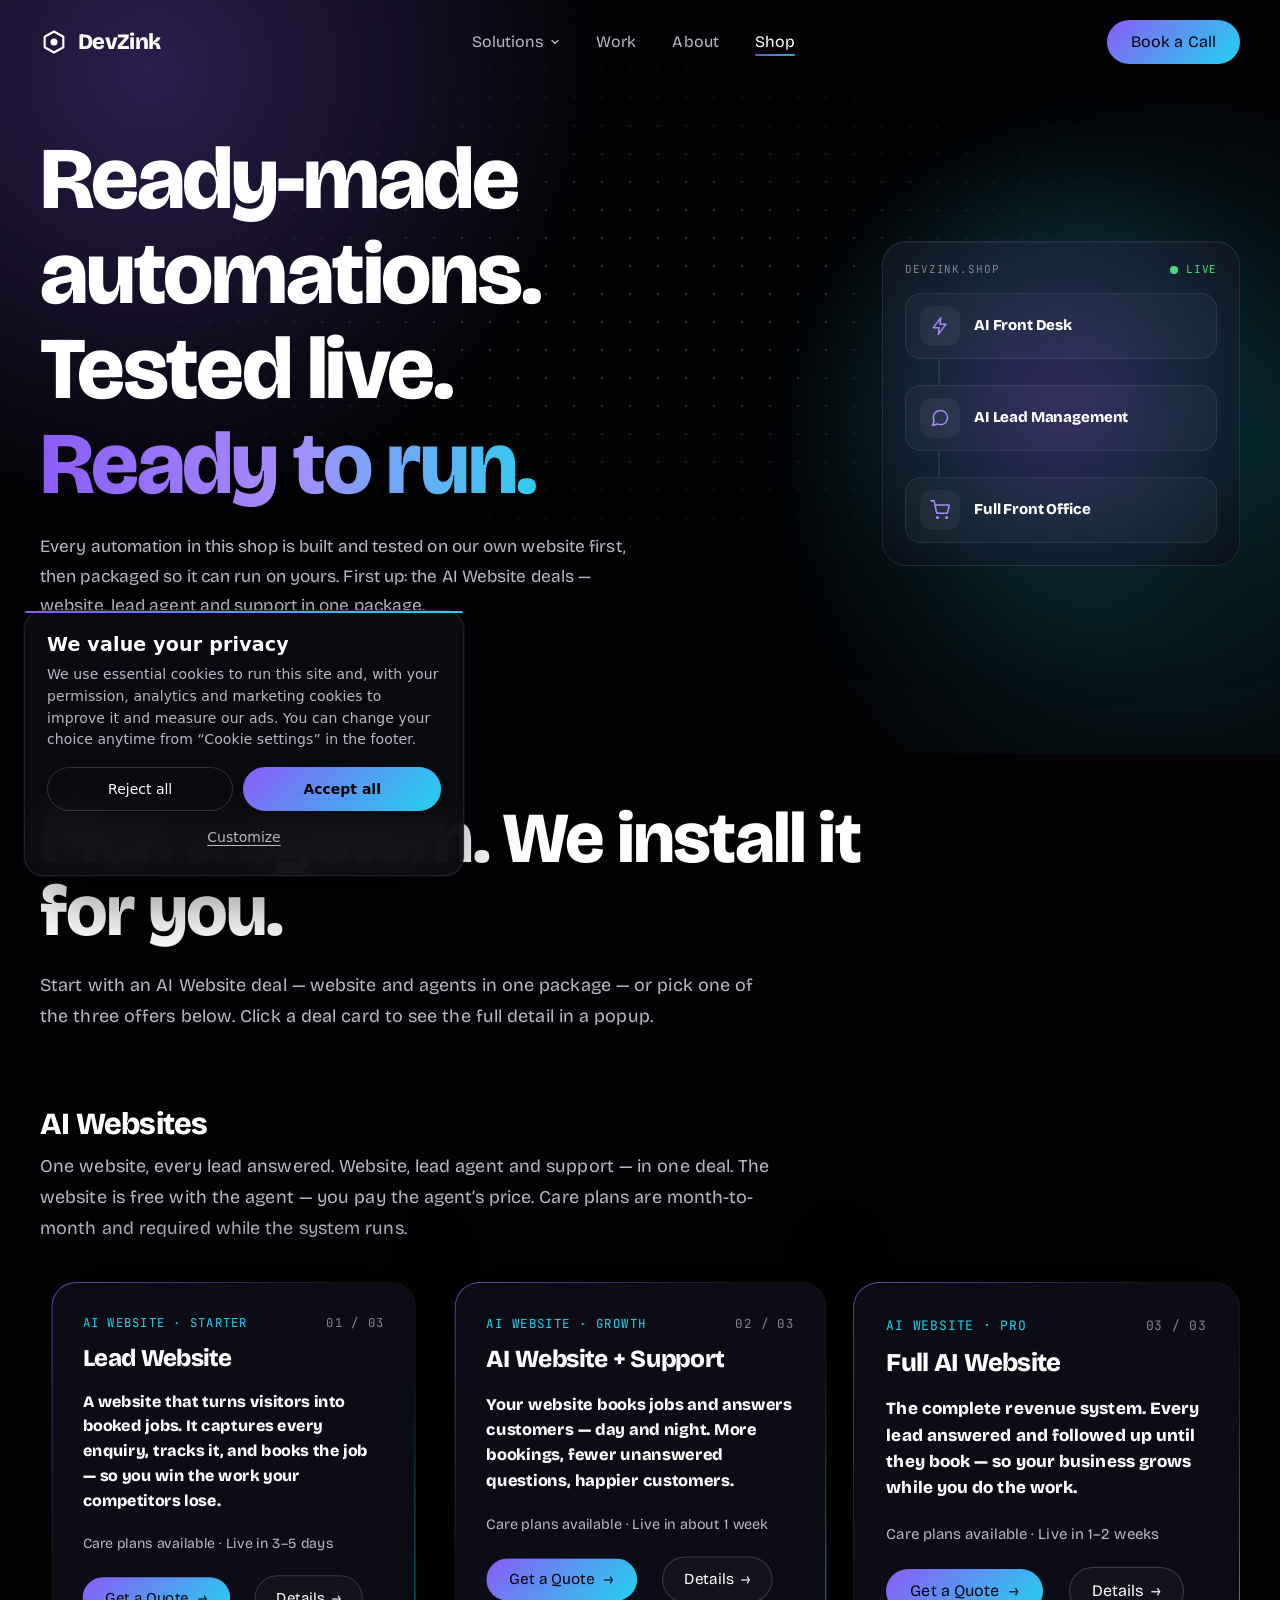
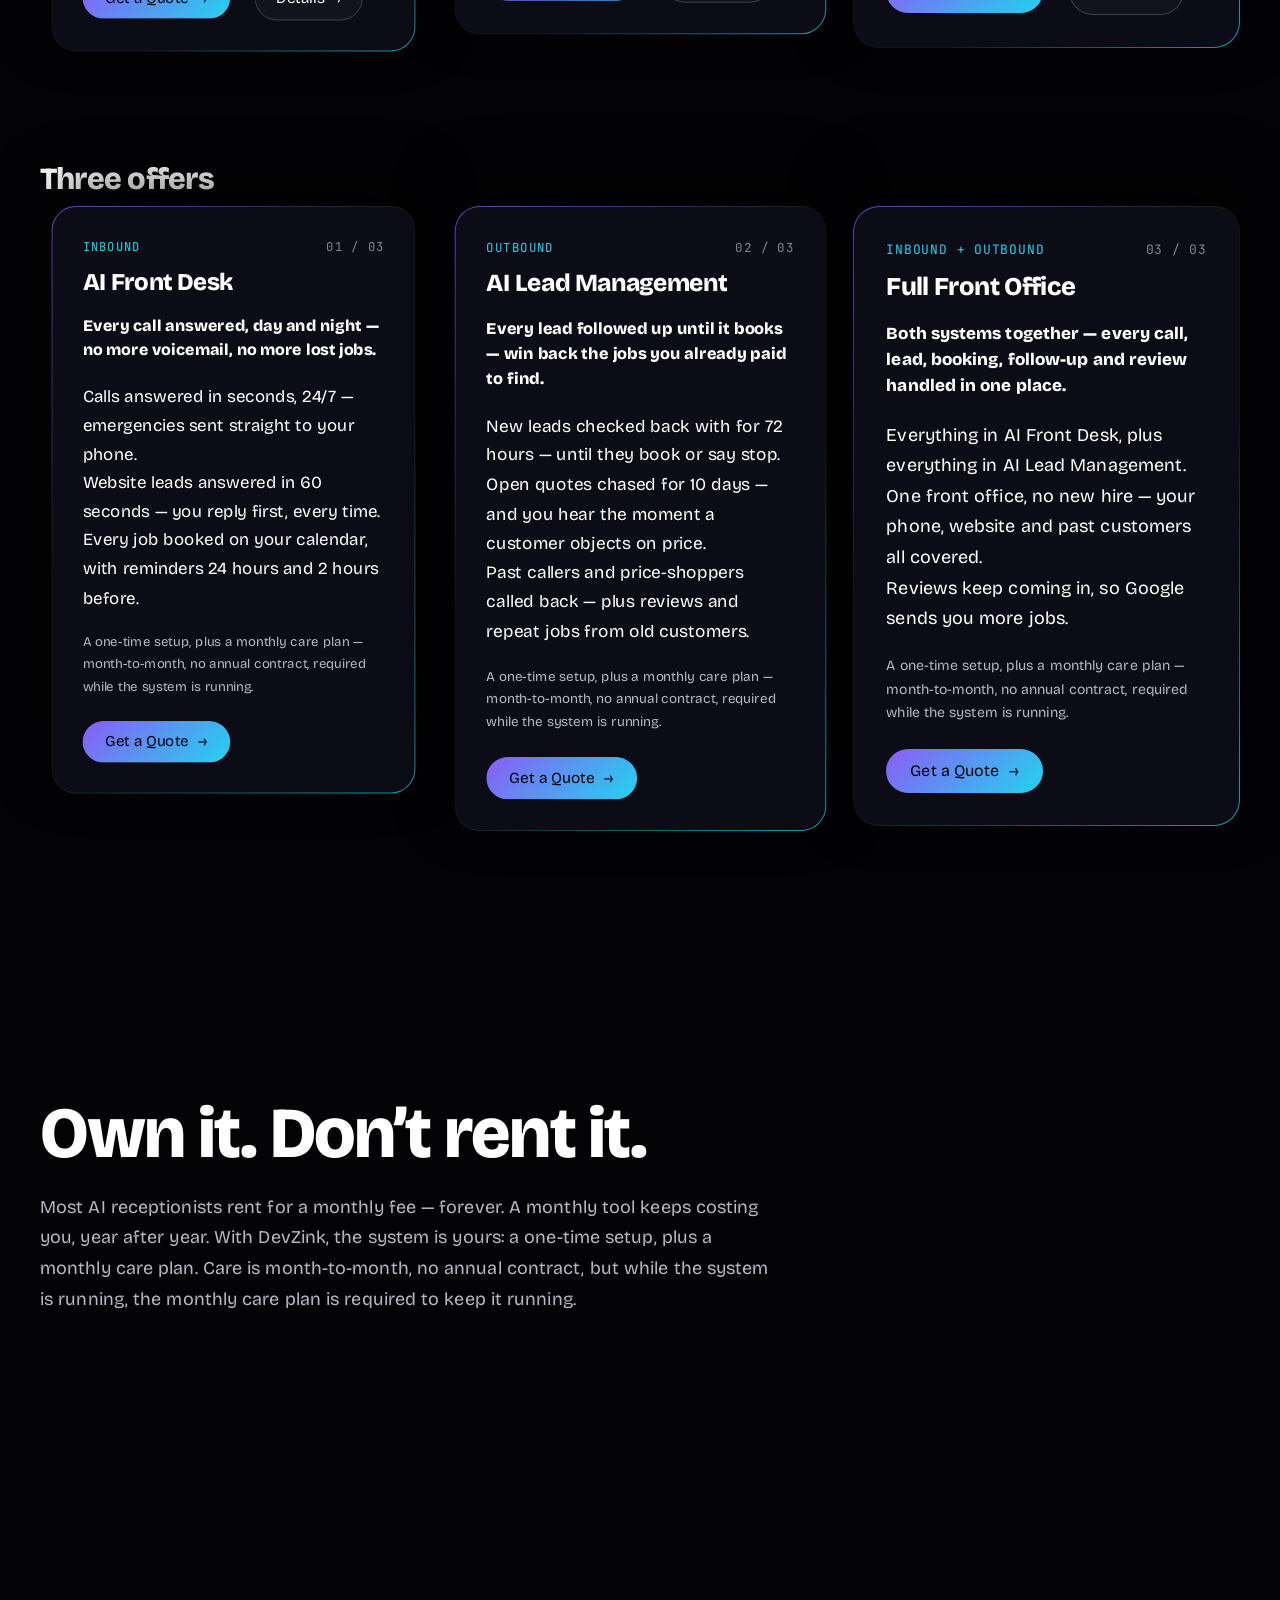
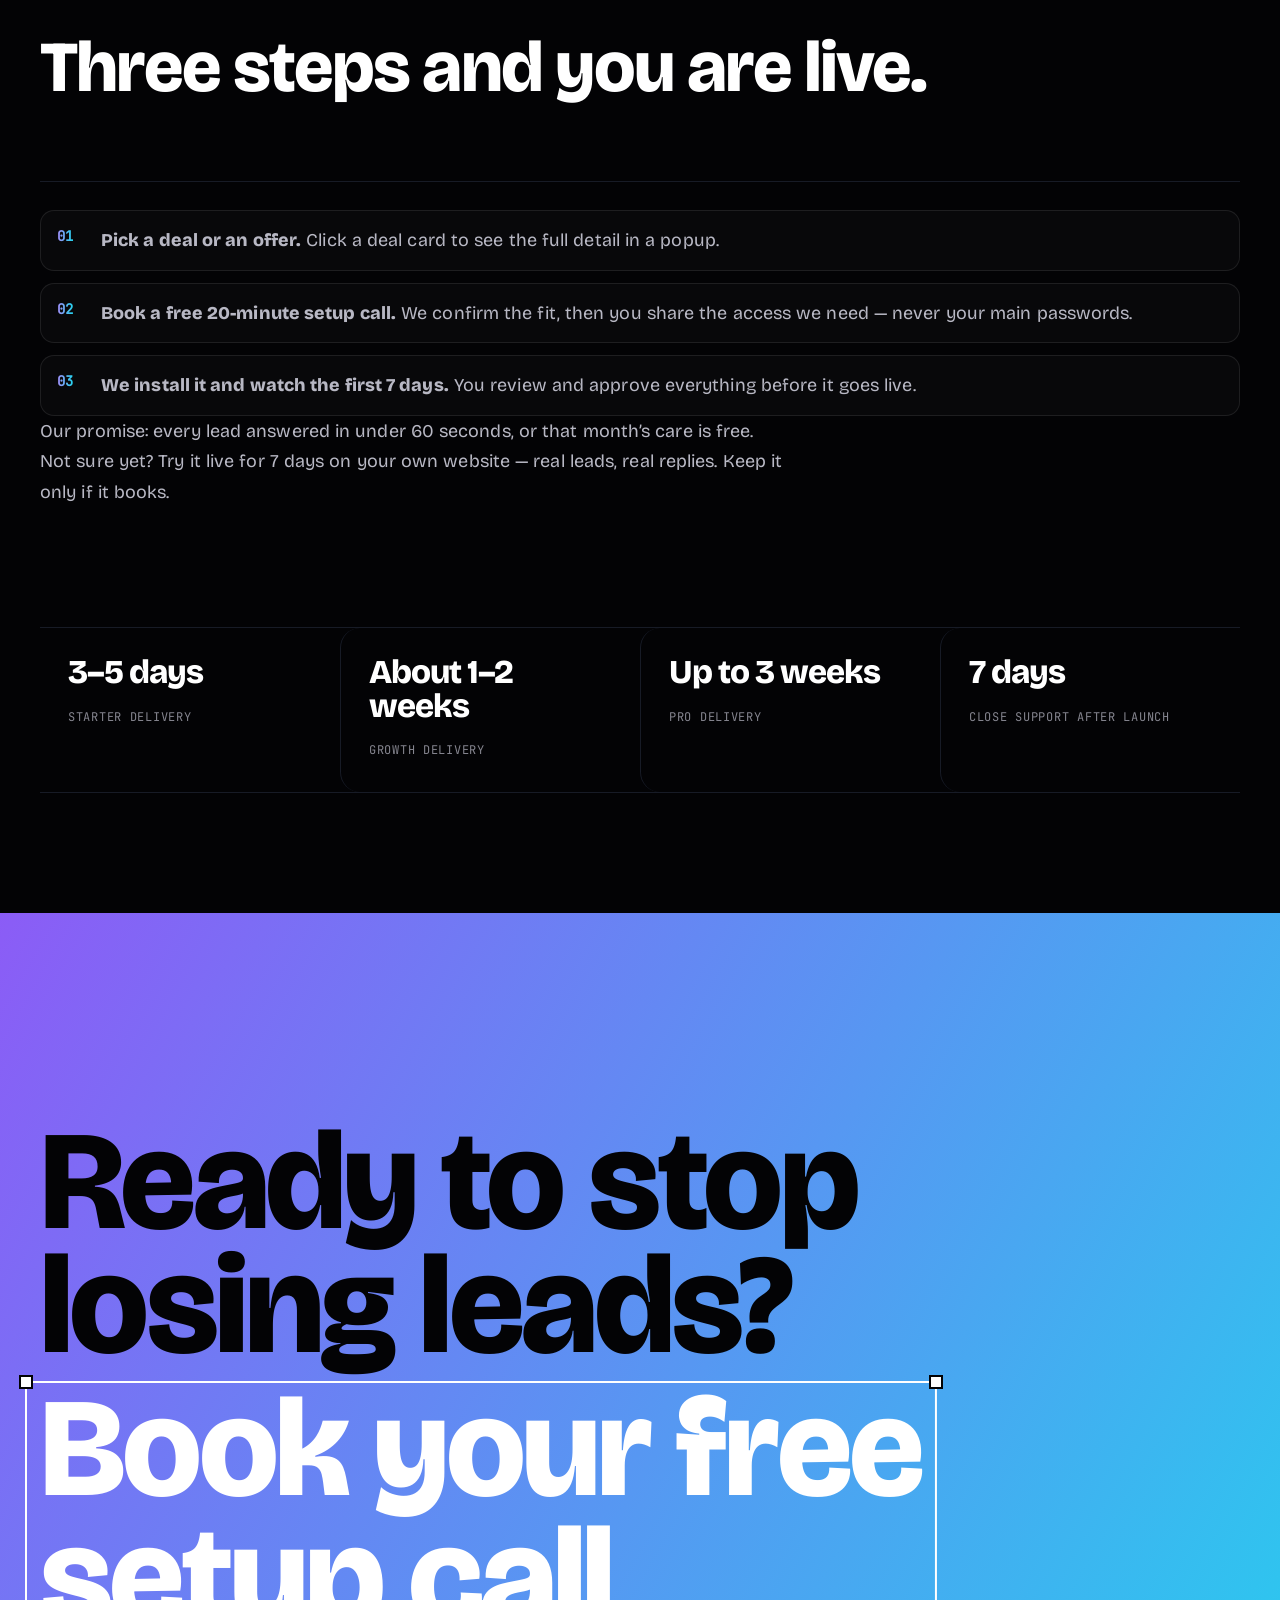
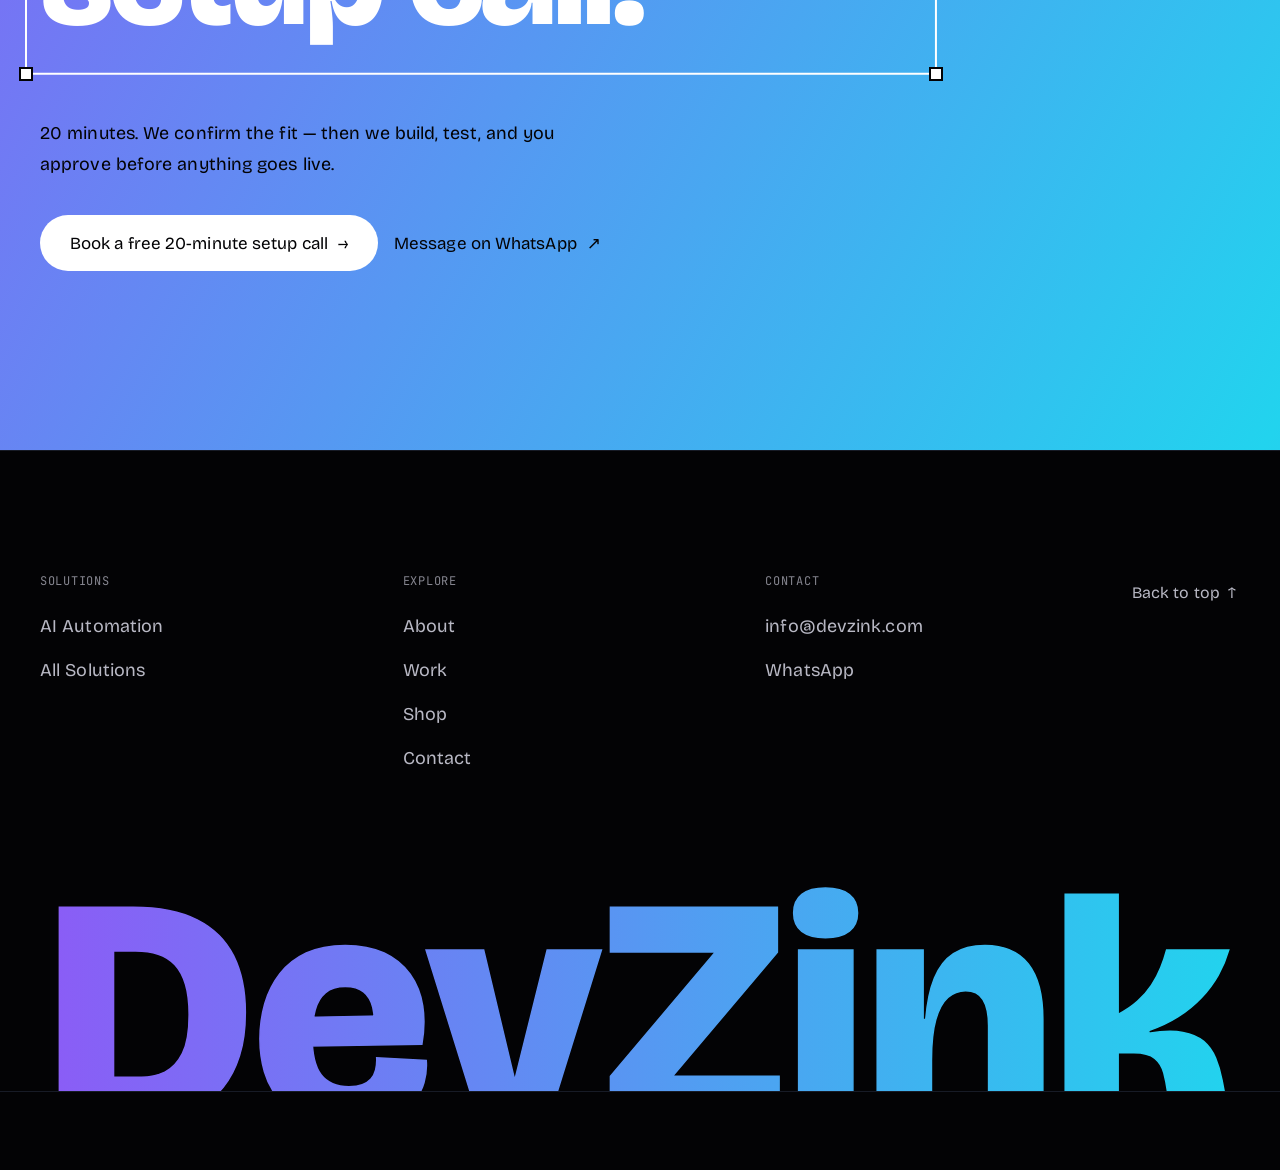
<file: shop.html>
<!doctype html>
<html lang="en">
<head>
<meta charset="utf-8" />
<!-- consent:start -->
<script>window.dataLayer=window.dataLayer||[];function gtag(){dataLayer.push(arguments)}gtag("consent","default",{ad_storage:"denied",ad_user_data:"denied",ad_personalization:"denied",analytics_storage:"denied",functionality_storage:"granted",security_storage:"granted",wait_for_update:500});</script>
<!-- consent:end -->

<meta name="viewport" content="width=device-width, initial-scale=1" />
<title>Shop — Ready-Made AI Automations | DevZink</title>
<link rel="canonical" href="https://devzink.com/shop" />
<link rel="icon" href="/favicon.ico" sizes="any" />
<link rel="icon" href="/favicon.svg" type="image/svg+xml" />
<link rel="icon" href="/favicon-48.png" sizes="48x48" type="image/png" />
<link rel="icon" href="/favicon-96.png" sizes="96x96" type="image/png" />
<link rel="icon" href="/favicon-192.png" sizes="192x192" type="image/png" />
<link rel="icon" href="/favicon-32.png" sizes="32x32" type="image/png" />
<link rel="apple-touch-icon" href="/apple-touch-icon.png" />
<link rel="manifest" href="/site.webmanifest" />
<meta name="theme-color" content="#05050A" />
<meta property="og:type" content="website" />
<meta property="og:site_name" content="DevZink" />
<meta property="og:title" content="Shop — Ready-Made AI Automations | DevZink" />
<meta property="og:description" content="Ready-made AI systems for US plumbing and electrical companies. Shop the AI Front Desk, AI Lead Management and Full Front Office offers &mdash; every call answered, every lead followed up." />
<meta property="og:url" content="https://devzink.com/shop" />
<meta property="og:image" content="https://devzink.com/og-image.png" />
<meta property="og:image:width" content="1200" />
<meta property="og:image:height" content="630" />
<meta name="twitter:card" content="summary_large_image" />
<meta name="twitter:title" content="Shop — Ready-Made AI Automations | DevZink" />
<meta name="twitter:description" content="Ready-made AI systems for US plumbing and electrical companies. Shop the AI Front Desk, AI Lead Management and Full Front Office offers &mdash; every call answered, every lead followed up." />
<meta name="twitter:image" content="https://devzink.com/og-image.png" />
<meta name="description" content="Ready-made AI systems for US plumbing and electrical companies. Shop the AI Front Desk, AI Lead Management and Full Front Office offers &mdash; every call answered, every lead followed up." />
<link rel="preload" href="fonts/bricolage-grotesque-800.woff2" as="font" type="font/woff2" crossorigin />
<link rel="preload" href="fonts/bricolage-grotesque-400.woff2" as="font" type="font/woff2" crossorigin />
<!-- seo:start -->
<meta name="keywords" content="AI automation shop, ready-made AI agents, AI front desk, AI lead management, full front office, AI voice agent, n8n automation, DevZink" />
<meta name="robots" content="index, follow, max-image-preview:large, max-snippet:-1, max-video-preview:-1" />
<meta name="author" content="DevZink" />
<meta property="og:locale" content="en_US" />
<meta property="og:image:alt" content="DevZink AI automation agency" />
<meta name="twitter:image:alt" content="DevZink AI automation agency" />
<link rel="alternate" hreflang="en" href="https://devzink.com/shop" />
<link rel="alternate" hreflang="x-default" href="https://devzink.com/shop" />
<script type="application/ld+json">{"@context": "https://schema.org", "@graph": [{"@type": "Organization", "@id": "https://devzink.com/#org", "name": "DevZink", "url": "https://devzink.com/", "logo": "https://devzink.com/logo-512.png", "image": "https://devzink.com/og-image.png", "email": "info@devzink.com", "telephone": "+923304613837", "description": "DevZink is an AI automation agency building AI agents, AI websites and AI integrations for US plumbing and electrical companies.", "areaServed": "US", "knowsAbout": ["AI automation", "AI agents", "Agentic AI", "n8n automation", "RAG customer service agents", "Lead generation automation", "AI Web Engineering"]}, {"@type": "WebSite", "@id": "https://devzink.com/#website", "url": "https://devzink.com/", "name": "DevZink", "publisher": {"@id": "https://devzink.com/#org"}}, {"@type": "CollectionPage", "@id": "https://devzink.com/shop#webpage", "url": "https://devzink.com/shop", "name": "Shop — Ready-Made AI Automations | DevZink", "description": "Ready-made AI systems for US plumbing and electrical companies. Shop the AI Front Desk, AI Lead Management and Full Front Office offers &mdash; every call answered, every lead followed up.", "isPartOf": {"@id": "https://devzink.com/#website"}, "about": {"@id": "https://devzink.com/#org"}, "inLanguage": "en"}, {"@type": "BreadcrumbList", "itemListElement": [{"@type": "ListItem", "position": 1, "name": "Home", "item": "https://devzink.com/"}, {"@type": "ListItem", "position": 2, "name": "Shop", "item": "https://devzink.com/shop"}]}, {"@type": "ItemList", "name": "DevZink shop offers", "itemListElement": [{"@type": "ListItem", "position": 1, "name": "Lead Website", "url": "https://devzink.com/shop#deal-lead-website"}, {"@type": "ListItem", "position": 2, "name": "AI Website + Support", "url": "https://devzink.com/shop#deal-ai-website-support"}, {"@type": "ListItem", "position": 3, "name": "Full AI Website", "url": "https://devzink.com/shop#deal-full-ai-website"}, {"@type": "ListItem", "position": 4, "name": "AI Front Desk", "url": "https://devzink.com/shop#case-front-desk"}, {"@type": "ListItem", "position": 5, "name": "AI Lead Management", "url": "https://devzink.com/shop#case-lead-management"}, {"@type": "ListItem", "position": 6, "name": "Full Front Office", "url": "https://devzink.com/shop#case-full-front-office"}]}]}</script>
<!-- seo:end -->
<style>
/* ===== Fonts ===== */
@font-face{font-family:"Bricolage Grotesque";src:url(fonts/bricolage-grotesque-800.woff2) format("woff2");font-weight:800;font-display:swap}
@font-face{font-family:"Bricolage Grotesque";src:url(fonts/bricolage-grotesque-400.woff2) format("woff2");font-weight:400;font-display:swap}
@font-face{font-family:"JetBrains Mono";src:url(jetbrains-mono.woff2) format("woff2");font-weight:400;font-display:swap}

/* ===== Tokens ===== */
:root{
  --bg:#030305;--bg-2:#080810;--bg-3:#0C0C16;--border:#171B26;
  --text:#FFF;--muted:#B8B8C4;--dim:#85858F;
  --violet:#8B5CF6;--cyan:#22D3EE;
  --grad:linear-gradient(135deg,#8B5CF6,#22D3EE);
  --glass:linear-gradient(rgba(255,255,255,.045),rgba(255,255,255,.045)) transparent;--glass-b:rgba(255,255,255,.09);
  --ease:cubic-bezier(.22,1,.36,1);
  --max:1280px;--gut:clamp(20px,4vw,40px);
  --f-head:"Bricolage Grotesque",system-ui,sans-serif;
  --f-body:"Bricolage Grotesque",system-ui,sans-serif;
  --f-mono:"JetBrains Mono",ui-monospace,monospace;
  --r:26px;--tap:44px;
}

/* animatable custom properties (fallbacks under .no-atprop) */
@property --angle{syntax:"<angle>";inherits:false;initial-value:0deg}
@property --spot{syntax:"<color>";inherits:false;initial-value:rgba(139,92,246,0)}
@property --g1{syntax:"<color>";inherits:false;initial-value:transparent}
@property --g2{syntax:"<color>";inherits:false;initial-value:transparent}
@property --g3{syntax:"<color>";inherits:false;initial-value:transparent}

/* ===== Base ===== */
*,*::before,*::after{box-sizing:border-box;margin:0;padding:0}
html{-webkit-text-size-adjust:100%;scroll-padding-top:88px}
@media (prefers-reduced-motion:no-preference){html{scroll-behavior:smooth}}
body{background:var(--bg);color:var(--text);font:400 17px/1.7 var(--f-body);letter-spacing:.005em;-webkit-font-smoothing:antialiased;overflow-x:hidden}
@media (min-width:768px){body{font-size:18px}}
p{max-width:62ch}
img,svg{display:block;max-width:100%}
a{color:inherit;text-decoration:none}
ul{list-style:none}
:focus-visible{outline:2px solid var(--cyan);outline-offset:3px;box-shadow:0 0 0 6px rgba(34,211,238,.18)}
a:not(.btn):focus-visible{border-radius:6px}
h1,h2,h3{font-family:var(--f-head);font-weight:800;letter-spacing:-.025em;line-height:1.02}
.wrap{max-width:var(--max);margin:0 auto;padding:0 var(--gut)}
.mono{font-family:var(--f-mono);font-size:13px;letter-spacing:.06em;text-transform:uppercase}
.gtext{background:var(--grad);-webkit-background-clip:text;background-clip:text;color:#A78BFA;-webkit-text-fill-color:transparent}
.skip{position:absolute;left:-999px;top:8px;z-index:100;background:var(--text);color:var(--bg);padding:10px 16px;border-radius:99px}
.skip:focus{left:8px}

/* ===== Buttons ===== */
.btn{display:inline-flex;align-items:center;gap:10px;min-height:var(--tap);padding:0 24px;border-radius:99px;font:500 16px/1 var(--f-body);transition:transform .4s var(--ease),background-color .3s,border-color .3s;white-space:nowrap}
.btn--grad{position:relative;isolation:isolate;background:#8B5CF6 var(--grad);background-color:#8B5CF6;color:#05050A;transition:transform .4s var(--ease),box-shadow .4s var(--ease)}
.btn--grad::before{content:"";position:absolute;inset:-3px;z-index:-1;border-radius:inherit;padding:2px;background:linear-gradient(90deg,#8B5CF6,#22D3EE,#F5F3FF,#22D3EE,#8B5CF6) 0 50%/300% 100%;-webkit-mask:linear-gradient(#000 0 0) content-box,linear-gradient(#000 0 0);-webkit-mask-composite:xor;mask:linear-gradient(#000 0 0) content-box exclude,linear-gradient(#000 0 0);opacity:0;transition:opacity .35s var(--ease);animation:ringFlow 2.4s linear infinite;animation-play-state:paused;pointer-events:none}
.btn--grad:hover::before,.btn--grad:focus-visible::before{opacity:1;animation-play-state:running}
.btn--grad:hover{box-shadow:0 10px 36px rgba(139,92,246,.38),0 0 24px rgba(34,211,238,.22)}
@keyframes ringFlow{to{background-position:300% 50%}}
.btn--glass{background:var(--glass);border:1px solid var(--glass-b);color:var(--text);-webkit-backdrop-filter:blur(12px);backdrop-filter:blur(12px)}
.btn--glass:hover{background:linear-gradient(rgba(255,255,255,.08),rgba(255,255,255,.08)) transparent;border-color:rgba(255,255,255,.18)}
.btn:hover{transform:translateY(-2px)}
.btn--lg{min-height:56px;padding:0 30px;font-size:17px}
.arrow{display:inline-block;transition:transform .25s ease}
.btn:hover .arrow,a:hover>.arrow,.btn:focus-visible .arrow{transform:translateX(5px)}
.btn:hover .arrow--up{transform:translateY(-4px)}
.btn:hover .arrow--out{transform:translate(3px,-3px)}

/* ===== Progress + Nav ===== */
.progress{position:fixed;inset:0 0 auto;height:1.5px;background:rgba(255,255,255,.22);transform:scaleX(0);transform-origin:0 50%;z-index:60}
@media (max-width:760px){.progress{display:none}}
.nav{position:fixed;inset:0 0 auto;z-index:50;transition:padding .5s var(--ease)}
.nav__bar{display:flex;align-items:center;justify-content:space-between;gap:24px;height:84px;transition:height .5s var(--ease)}
.nav::before{content:"";position:absolute;inset:0;background:rgba(8,8,16,.72);border-bottom:1px solid var(--glass-b);-webkit-backdrop-filter:saturate(1.4) blur(14px);backdrop-filter:saturate(1.4) blur(14px);opacity:0;transition:opacity .4s var(--ease)}
.nav.scrolled::before{opacity:1}
.nav.scrolled .nav__bar{height:56px}
.nav.scrolled .logo{transform:scale(.88);transform-origin:left center}
.logo{position:relative;display:flex;align-items:center;gap:10px;font:800 22px/1 var(--f-head);letter-spacing:-.03em;min-height:var(--tap);transition:transform .5s var(--ease)}
.logo svg{width:28px;height:28px}
.nav__links{position:relative;display:flex;gap:4px}
.nav__links a{display:flex;align-items:center;min-height:var(--tap);padding:0 16px;color:var(--muted);font-weight:500;font-size:16px;border-radius:99px;transition:color .3s}
.nav__links a:hover{color:var(--text)}
.nav__end{position:relative;display:flex;align-items:center;gap:8px}
.menu-btn{display:none;position:relative;width:var(--tap);height:var(--tap);border-radius:50%;background:var(--glass);border:1px solid var(--glass-b);color:var(--text);cursor:pointer}
.menu-btn i{position:absolute;left:50%;top:50%;width:18px;height:1.5px;margin:-.75px 0 0 -9px;border-radius:2px;background:currentColor;transition:transform .5s var(--ease)}
.menu-btn i:first-child{transform:translateY(-3.5px)}
.menu-btn i:last-child{transform:translateY(3.5px)}
.nav.open .menu-btn i:first-child{transform:rotate(45deg)}
.nav.open .menu-btn i:last-child{transform:rotate(-45deg)}
/* current page */
.nav__links a[aria-current="page"]{position:relative;color:var(--text)}
.nav__links a[aria-current="page"]::after{content:"";position:absolute;left:16px;right:16px;bottom:8px;height:2px;border-radius:2px;background:var(--grad);opacity:.85}
.mmenu__big[aria-current="page"]{color:#C4B5FD}

/* services dropdown */
.dd{position:relative}
.dd__btn{display:flex;align-items:center;gap:7px;min-height:var(--tap);padding:0 16px;border:0;border-radius:99px;background:none;color:var(--muted);font:500 16px/1 var(--f-body);cursor:pointer;transition:color .3s}
.dd__btn svg{width:10px;height:10px;transition:transform .45s var(--ease)}
.dd__panel{position:absolute;top:100%;left:-12px;width:min(460px,90vw);padding-top:10px;opacity:0;visibility:hidden;transform:translateY(10px) scale(.98);transform-origin:15% 0;transition:opacity .3s var(--ease),transform .45s var(--ease),visibility 0s .45s}
.dd__in{padding:8px;border-radius:22px;background:#0C0C16;border:1px solid var(--glass-b);-webkit-backdrop-filter:saturate(1.4) blur(18px);backdrop-filter:saturate(1.4) blur(18px);box-shadow:0 30px 80px rgba(0,0,0,.55)}
.dd__list li{opacity:0;transform:translateY(6px);transition:opacity .3s var(--ease),transform .45s var(--ease)}
.dd .dd__list a{display:grid;gap:4px;min-height:var(--tap);padding:12px 14px;border-radius:14px;color:var(--text);font-size:16px;transition:background-color .3s}
.dd .dd__list a:hover,.dd .dd__list a:focus-visible{background:rgba(255,255,255,.06)}
.dd__list b{display:flex;align-items:center;gap:10px;font:500 16px/1.25 var(--f-body)}
.dd__list b::before{content:"";flex:none;width:6px;height:6px;border-radius:50%;background:var(--grad)}
.dd__list b+span{padding-left:16px;color:var(--muted);font-size:13px;line-height:1.4}
.dd__tag{flex:none;padding:2px 8px;border:1px solid var(--glass-b);border-radius:99px;color:var(--muted);font-size:10px;font-weight:600;letter-spacing:.08em;text-transform:uppercase}
.dd .dd__list a.dd__all{display:flex;align-items:center;justify-content:space-between;margin-top:4px;padding:0 14px;border-top:1px solid var(--glass-b);border-radius:0 0 14px 14px;background-color:#0C0C16;color:var(--cyan);font-size:15px}
.dd .dd__list a.dd__all:hover,.dd .dd__list a.dd__all:focus-visible{background-color:#16161F}
.dd:is(:hover,:focus-within,.open):not(.hush) .dd__btn{color:var(--text)}
.dd:is(:hover,:focus-within,.open):not(.hush) .dd__btn svg{transform:rotate(180deg)}
.dd:is(:hover,:focus-within,.open):not(.hush) .dd__panel{opacity:1;visibility:visible;transform:none;transition-delay:0s}
.dd:is(:hover,:focus-within,.open):not(.hush) .dd__list li{opacity:1;transform:none;transition-delay:calc(.05s + var(--i) * .04s)}

/* mobile full-screen menu */
.mmenu{position:fixed;inset:0;z-index:49;display:flex;flex-direction:column;padding:96px var(--gut) 32px;overflow-y:auto;background:radial-gradient(600px circle at 0 0,rgba(139,92,246,.22),transparent 60%),radial-gradient(500px circle at 100% 100%,rgba(34,211,238,.14),transparent 60%),#030305;clip-path:circle(0 at calc(100% - 44px) 42px);visibility:hidden;transition:clip-path .7s cubic-bezier(.76,0,.24,1),visibility 0s .7s}
.menu-open{overflow:hidden}
.menu-open .mmenu{clip-path:circle(150% at calc(100% - 44px) 42px);visibility:visible;transition-delay:0s}
.mmenu__list>li{padding:6px 0;border-bottom:1px solid var(--border);opacity:0;transform:translateY(28px);transition:opacity .4s var(--ease),transform .6s var(--ease)}
.menu-open .mmenu__list>li{opacity:1;transform:none;transition-delay:calc(.18s + var(--i) * .07s)}
.mmenu__big{display:flex;align-items:center;justify-content:space-between;min-height:60px;font:800 clamp(36px,10vw,52px)/1 var(--f-head);letter-spacing:-.03em}
.mmenu__sub{margin:0 0 10px}
.mmenu__sub a{display:flex;align-items:center;gap:10px;min-height:48px;color:var(--muted);font-size:16px}
.mmenu__sub a::before{content:"";flex:none;width:6px;height:6px;border-radius:50%;background:var(--grad)}
.mmenu__cta{margin-top:28px}
.mmenu__list>li.mmenu__cta{border:0}
@media (min-width:861px){.mmenu{display:none}}

/* preloader */
.pre{display:none}
.is-loading{overflow:hidden}
.is-loading .pre{position:fixed;inset:0;z-index:300;display:grid;place-items:center;background:#030305;transition:transform .9s cubic-bezier(.76,0,.24,1)}
.pre.done{transform:translateY(-100%);pointer-events:none}
.pre__in{display:grid;justify-items:center;gap:22px;transition:opacity .4s var(--ease),transform .6s var(--ease)}
.pre.done .pre__in{opacity:0;transform:translateY(-30px)}
.pre__mark{width:64px;height:64px;overflow:visible;filter:drop-shadow(0 0 18px rgba(139,92,246,.55))}
.pre__mark path{stroke-dasharray:1;stroke-dashoffset:1;animation:draw 1.1s var(--ease) .1s forwards}
.pre__mark circle{opacity:0;transform-box:fill-box;transform-origin:center;transform:scale(.4);animation:popIn .5s var(--ease) .7s forwards}
@keyframes popIn{to{opacity:1;transform:none}}
@keyframes draw{to{stroke-dashoffset:0}}
.pre__bar{width:180px;height:2px;border-radius:2px;background:rgba(255,255,255,.08);overflow:hidden}
.pre__bar i{display:block;height:100%;background:var(--grad);transform:scaleX(0);transform-origin:0 50%}
.pre__pct{color:var(--dim);font-variant-numeric:tabular-nums;min-width:5ch;text-align:center}
.is-loading .hero,.is-loading .hero *{animation-play-state:paused!important}
.is-loading .hero [data-reveal]{opacity:0!important;transform:translateY(28px)!important}

/* page transitions */
.curtain{position:fixed;inset:0;z-index:250;pointer-events:none;background:linear-gradient(to top,#8B5CF6,#22D3EE);transform:translateY(100%);visibility:hidden}
.curtain.cover{visibility:visible;transform:none;transition:transform .45s cubic-bezier(.76,0,.24,1)}
.curtain-in .curtain{visibility:visible;transform:none}
.curtain.away{visibility:visible;transform:translateY(-100%);transition:transform .6s cubic-bezier(.76,0,.24,1)}
@media (prefers-reduced-motion:no-preference){
  @view-transition{navigation:auto}
  ::view-transition-old(root){animation:vtOut .4s cubic-bezier(.76,0,.24,1) both}
  ::view-transition-new(root){animation:vtIn .55s var(--ease) .1s both}
}
@keyframes vtOut{to{opacity:0;transform:translateY(-32px)}}
@keyframes vtIn{from{opacity:0;transform:translateY(32px)}}

/* ===== Hero ===== */
.hero{position:relative;overflow:hidden;min-height:85vh;min-height:85svh;display:flex;flex-direction:column;justify-content:center;padding:clamp(92px,12vh,120px) 0 clamp(28px,4vh,44px);isolation:isolate}
.hero>.wrap{width:100%;max-width:1440px}
.hero__bg{position:absolute;inset:0;z-index:-1;pointer-events:none}
.dots{position:absolute;inset:0;background:radial-gradient(rgba(255,255,255,.14) 1px,transparent 1.2px) 0 0/28px 28px;-webkit-mask:radial-gradient(ellipse 70% 60% at 50% 40%,#000 20%,transparent 75%);mask:radial-gradient(ellipse 70% 60% at 50% 40%,#000 20%,transparent 75%)}
.glow{position:absolute;border-radius:50%;will-change:transform}
.glow--v{width:900px;height:900px;left:-300px;top:-380px;background:radial-gradient(closest-side,rgba(139,92,246,.30),transparent);animation:driftA 22s var(--ease) infinite alternate}
.glow--c{width:800px;height:800px;right:-280px;top:10%;background:radial-gradient(closest-side,rgba(34,211,238,.18),transparent);animation:driftB 26s var(--ease) infinite alternate}
@keyframes driftA{to{transform:translate(140px,90px) scale(1.1)}}
@keyframes driftB{to{transform:translate(-120px,70px) scale(.92)}}
.hero__text{container-type:inline-size;min-width:0}
.hero h1{font-size:clamp(38px,4.4vw,84px);font-size:clamp(34px,11.6cqi,88px);line-height:1.04;max-width:16ch;margin:22px 0}
.line{display:block;overflow:hidden;padding:.04em 0 .1em;margin-bottom:-.1em;white-space:nowrap}
.line>span{display:inline-block;transform:translateY(110%);animation:lineUp 1.1s var(--ease) forwards;animation-delay:calc(.15s + var(--i,0) * .12s)}
@keyframes lineUp{to{transform:none}}
.hl{display:inline-block;white-space:nowrap;padding-right:.04em;background:linear-gradient(90deg,#8B5CF6,#A78BFA 35%,#22D3EE 75%,#67E8F9) 0 50%/140% 100%;-webkit-background-clip:text;background-clip:text;color:#A78BFA;-webkit-text-fill-color:transparent;animation:hlShift 7s ease-in-out infinite alternate}
@keyframes hlShift{to{background-position:100% 50%}}
@media (max-width:980px){.line{white-space:normal}}
.hero__sub{max-width:560px;color:var(--muted);font-size:clamp(17px,1.35vw,19px)}
.cta{display:flex;flex-wrap:wrap;gap:12px;margin-top:36px}
.hero .cta{margin-top:28px}
.fade-up{opacity:0;transform:translateY(16px);animation:fadeUp 1s var(--ease) forwards;animation-delay:var(--d,.6s)}
@keyframes fadeUp{to{opacity:1;transform:none}}
.glass{background:var(--glass);border:1px solid var(--glass-b);-webkit-backdrop-filter:blur(12px);backdrop-filter:blur(12px)}
/* inner-page hero */
.hero.x-hero{min-height:60vh;min-height:60svh;padding-bottom:clamp(40px,6vh,64px)}
.x-hero .hero__text{max-width:980px}
.x-hero .hero__sub{max-width:600px}

/* stats */
.stats{display:grid;grid-template-columns:repeat(3,1fr);margin-top:clamp(56px,8vw,96px);border-top:1px solid var(--border)}
.stat{padding:28px 28px 8px;border-left:1px solid var(--border)}
.stat:first-child{border-left:0;padding-left:0}
.stat b{display:block;font:800 clamp(26px,2.6vw,36px)/1 var(--f-head);letter-spacing:-.03em;margin-bottom:10px}
.stat>span{color:var(--dim);font-size:12px}

/* ===== Sections ===== */
.sec{padding:120px 0;position:relative}
.sec__head{display:grid;gap:22px;max-width:900px;margin-bottom:clamp(48px,6vw,80px)}
.eyebrow{color:var(--dim);display:flex;align-items:center;gap:12px}
.eyebrow::before{content:"";flex:none;align-self:center;width:28px;height:1px;background:var(--grad)}
/* no stray boxes in section heads: empty reveal masks or pseudo-elements never render */
.rv-m:empty,.rv-in:empty,.sec__head>:empty{display:none}
.rv-m::before,.rv-m::after,.rv-in::before,.rv-in::after,.sec__head h2::before,.sec__head h2::after{content:none}
.sec h2{font-size:clamp(40px,5.6vw,84px)}
.sec__sub{color:var(--muted);max-width:62ch}
@media (max-width:760px){.sec{padding:80px 0}}

/* reveal */
.js [data-reveal]{opacity:0;transform:translateY(28px);transition:opacity 1s var(--ease),transform 1s var(--ease);transition-delay:var(--d,0s)}
.js [data-reveal].in,.js [data-reveal].rv-group{opacity:1;transform:none}
.js [data-reveal].rv-self{transform:translateY(12px);filter:blur(6px);transition:opacity .8s var(--ease),transform .8s var(--ease),filter .8s var(--ease)}
.js [data-reveal].rv-self.in{transform:none;filter:none}
.js .rv{opacity:0;transform:translateY(12px);filter:blur(6px);transition:opacity .8s var(--ease),transform .8s var(--ease),filter .8s var(--ease);transition-delay:calc(var(--d,0s) + var(--rv,0) * 60ms)}
.js .in .rv{opacity:1;transform:none;filter:none}
.rv-m{display:block;overflow:hidden;padding:.04em 0 .16em;margin:-.04em 0 -.16em}
.js .rv-in{display:block;transform:translateY(108%);transition:transform 1.05s var(--ease);transition-delay:calc(var(--d,0s) + var(--rv,0) * 60ms)}
.js .in .rv-in{transform:none}

.tags{display:flex;flex-wrap:wrap;gap:8px}
.tags li{padding:7px 12px;border-radius:99px;border:1px solid var(--glass-b);color:var(--muted);font:400 12px/1 var(--f-mono)}

/* ===== Work: sticky stacking cards ===== */
.stack{display:grid;gap:clamp(28px,4vw,48px);view-timeline-name:--stack}
.case{position:sticky;top:calc(96px + var(--i,0) * 22px)}
.case__out{padding:1px;border-radius:var(--r);background:linear-gradient(135deg,rgba(139,92,246,.75),rgba(255,255,255,.07) 40%,rgba(255,255,255,.07) 60%,rgba(34,211,238,.75));box-shadow:0 -24px 60px rgba(0,0,0,.55);transform-origin:50% 0;transition:translate .25s ease,box-shadow .25s ease}
.case__in{display:grid;gap:28px;padding:clamp(24px,3.5vw,48px);border-radius:calc(var(--r) - 1px);background:var(--bg-3)}
.case__top{display:flex;justify-content:space-between;align-items:baseline;flex-wrap:wrap;gap:8px 16px;font-size:12px}
.case__cat{color:var(--cyan)}
.case__num{color:var(--dim)}
.case h3{font-size:clamp(28px,3.4vw,48px);line-height:1;margin-top:-12px}
.case__cols{display:grid;grid-template-columns:minmax(0,1fr) minmax(0,1fr);gap:clamp(20px,3vw,48px);align-items:start}
.case__cols h4{font:400 12px/1 var(--f-mono);letter-spacing:.06em;text-transform:uppercase;color:var(--dim);margin-bottom:12px}
.case__cols p{color:var(--muted)}
.case__foot{display:flex;flex-wrap:wrap;justify-content:space-between;align-items:center;gap:16px;padding-top:24px;border-top:1px solid var(--border)}
.chips{display:flex;flex-wrap:wrap;gap:10px}
.chips li{display:inline-flex;align-items:baseline;gap:8px;padding:10px 16px;border-radius:99px;background:linear-gradient(rgba(139,92,246,.1),rgba(139,92,246,.1)) transparent;border:1px solid rgba(139,92,246,.32);color:var(--muted);font-size:15px}
.chips b{font:800 21px/1 var(--f-head);letter-spacing:-.02em;color:var(--text);font-variant-numeric:tabular-nums}
.win{overflow:hidden;border-radius:16px;border:1px solid var(--glass-b);background:var(--bg-2);box-shadow:0 20px 50px rgba(0,0,0,.45)}
.win__bar{display:flex;gap:6px;padding:10px 14px;border-bottom:1px solid var(--glass-b)}
.win__bar i{width:8px;height:8px;border-radius:50%;background:rgba(255,255,255,.16)}
.win img{width:100%;height:auto}
.shot figcaption{margin-top:12px;color:var(--dim);font:400 12px/1.6 var(--f-mono)}
@keyframes sink{to{transform:scale(var(--s,.96))}}
@media (prefers-reduced-motion:no-preference){
  @supports (animation-timeline:view()){
    .case__out{animation:sink linear both;animation-timeline:--stack;animation-range:contain calc(var(--i) * 25%) contain calc(var(--i) * 25% + 25%)}
    .case:last-child .case__out{animation:none}
  }
}

/* ===== Work page: filter chips + filtered cases ===== */
.x-work{padding-top:clamp(24px,4vw,48px)}
.x-filter{display:flex;flex-wrap:wrap;gap:8px;margin-bottom:clamp(32px,4vw,56px)}
.x-filter button{min-height:var(--tap);padding:0 18px;border-radius:99px;border:1px solid var(--glass-b);background:var(--glass);color:var(--muted);font:400 12px/1 var(--f-mono);letter-spacing:.06em;text-transform:uppercase;cursor:pointer;transition:color .3s,border-color .3s,background-color .3s,transform .4s var(--ease)}
.x-filter button:hover{color:var(--text);border-color:rgba(255,255,255,.18);transform:translateY(-2px)}
.x-filter button[aria-pressed="true"]{color:var(--text);border-color:rgba(139,92,246,.6);background:linear-gradient(rgba(139,92,246,.16),rgba(34,211,238,.08)) transparent}
.x-status{min-height:1.6em;margin:calc(clamp(32px,4vw,56px) * -1 + 12px) 0 clamp(24px,3vw,40px);color:var(--dim);font:400 12px/1.6 var(--f-mono);letter-spacing:.06em;text-transform:uppercase}
.x-shot{margin-top:4px}
.x-more{display:flex}
.x-more .btn--link{min-height:48px}
.stack>.case[hidden]{display:none}
.js .stack>.case.x-anim{transition:opacity .35s var(--ease),transform .45s var(--ease)}
.js .stack>.case.x-out{opacity:0;transform:scale(.96)}
@media (prefers-reduced-motion:no-preference){
  @supports (animation-timeline:view()){
    .stack>.case.x-last .case__out{animation:none}
  }
}

/* ===== Trust ===== */
.trustsec{padding:0 0 120px}
@media (max-width:760px){.trustsec{padding-bottom:80px}}
.trust{grid-template-columns:repeat(4,1fr);margin-top:0;border-bottom:1px solid var(--border)}
.trust .stat{padding-bottom:28px;border-radius:20px}

/* ===== Final CTA ===== */
.final{position:relative;overflow:hidden;padding:clamp(96px,14vw,200px) 0;color:#030305;background-color:#8B5CF6;background-image:linear-gradient(120deg,#8B5CF6,#22D3EE 33%,#8B5CF6 66%,#22D3EE);background-size:300% 300%;animation:shift 18s ease-in-out infinite alternate}
@keyframes shift{from{background-position:0% 50%}to{background-position:100% 50%}}
.final .eyebrow{color:#030305}
.final .eyebrow::before{background:#030305}
.final h2{font-size:clamp(56px,11vw,184px);line-height:.88;max-width:11ch;margin-top:28px}
.final .rv-m{padding:.1em .3em .45em;margin:-.1em -.3em -.45em}
/* Figma-style selection box around the closing words (overlay only; never affects layout) */
.final .rv-in{position:relative}
.x-sel{position:absolute;left:0;top:0;width:0;height:0;pointer-events:none;--hs:14px}
.x-sel svg.x-sel__box{position:absolute;inset:0;width:100%;height:100%;overflow:visible}
.x-sel__box rect{fill:none;stroke:#FFFFFF;stroke-width:2;stroke-dasharray:1;stroke-dashoffset:1;transition:stroke-dashoffset .9s var(--ease) .95s}
.x-sel__h{position:absolute;width:var(--hs);height:var(--hs);margin:calc(var(--hs)/-2) 0 0 calc(var(--hs)/-2);background:#FFFFFF;border:2px solid #030305;box-sizing:border-box;transform:scale(0);transition:transform .45s cubic-bezier(.34,1.56,.64,1);transition-delay:calc(1.75s + var(--k)*80ms)}
.x-sel__h:nth-of-type(1){left:0;top:0;--k:0}
.x-sel__h:nth-of-type(2){left:100%;top:0;--k:1}
.x-sel__h:nth-of-type(3){left:100%;top:100%;--k:2}
.x-sel__h:nth-of-type(4){left:0;top:100%;--k:3}
.in .x-sel__box rect{stroke-dashoffset:0}
.in .x-sel__h{transform:scale(1)}
@media (max-width:760px){.x-sel{--hs:9px}}
@media (prefers-reduced-motion:reduce){
  .x-sel__box rect,.x-sel__h{transition:none!important}
  .x-sel__box rect{stroke-dashoffset:0}
  .x-sel__h{transform:scale(1)}
}
.final h2 .sel{display:inline-block;margin:.22em 0 .32em;color:#FFFFFF;-webkit-text-fill-color:#FFFFFF;-webkit-text-stroke:0;text-shadow:none;filter:none}
.final__sub{max-width:580px;margin-top:clamp(44px,4.5vw,64px);font-size:clamp(17px,1.4vw,20px);font-weight:500}
.final .btn--grad{background:#FFFFFF;color:#030305;transition:transform .4s var(--ease),background-color .3s,box-shadow .4s var(--ease)}
.final .btn--grad::before{content:none}
.final .btn--grad:hover,.final .btn--grad:focus-visible{background:#F3F0FF;box-shadow:0 10px 30px -8px rgba(139,92,246,.45)}
.btn--link,.btn--link.btn--lg{position:relative;background:none;border:0;padding:0 4px;height:auto;color:var(--text)}
.btn--link::after{content:"";position:absolute;left:4px;right:4px;bottom:-4px;height:2px;border-radius:2px;background:linear-gradient(90deg,#8B5CF6,#22D3EE);transform:scaleX(0);transform-origin:left;transition:transform .35s var(--ease);pointer-events:none}
.btn--link:hover::after,.btn--link:focus-visible::after{transform:scaleX(1)}
.btn--link:hover{background:linear-gradient(90deg,#C4B5FD,#67E8F9);-webkit-background-clip:text;background-clip:text;-webkit-text-fill-color:transparent}
.btn--link:hover .arrow:not(.arrow--up),.btn--link:focus-visible .arrow:not(.arrow--up){transform:translateX(6px) rotate(-0deg);animation:linkBounce .45s var(--ease)}
@keyframes linkBounce{0%{transform:translateX(0)}55%{transform:translateX(9px)}100%{transform:translateX(6px)}}
.final .btn--link{color:#030305}
.final .btn--link::after{background:#030305}
.final .btn--link:hover{-webkit-text-fill-color:#030305;background:none;letter-spacing:.01em}
.final :focus-visible{outline-color:#030305}
@media (max-width:520px){.final .cta .btn{width:100%;justify-content:center;white-space:normal;text-align:center;padding:14px 22px;line-height:1.25}.final .cta .btn--link{width:auto;align-self:center;padding:0 4px}}
@media (max-width:480px){.final h2{font-size:clamp(40px,12vw,56px);line-height:.95}}

/* ===== Card hover system ===== */
.case__in,.pr,.trust .stat{position:relative;isolation:isolate}
.case__in::after,.pstep::after,.pr::after,.trust .stat::after{content:"";position:absolute;inset:0;z-index:1;border-radius:inherit;padding:1px;background:linear-gradient(135deg,#8B5CF6,rgba(139,92,246,.25) 45%,rgba(34,211,238,.25) 55%,#22D3EE);-webkit-mask:linear-gradient(#000 0 0) content-box,linear-gradient(#000 0 0);-webkit-mask-composite:xor;mask:linear-gradient(#000 0 0) content-box exclude,linear-gradient(#000 0 0);opacity:0;transition:opacity .25s ease;pointer-events:none}
.case__in::after{inset:-1px;border-radius:var(--r)}
.case__in::before,.pr::before,.trust .stat::before{content:"";position:absolute;inset:0;z-index:-1;border-radius:inherit;background:radial-gradient(380px circle at var(--mx,50%) var(--my,0%),rgba(139,92,246,.16),rgba(34,211,238,.05) 40%,transparent 65%);opacity:0;transition:opacity .25s ease;pointer-events:none}
.js .princ>.pr,.js .trust>.stat{transition:opacity 1s var(--ease) var(--d,0s),transform 1s var(--ease) var(--d,0s),translate .25s ease,box-shadow .25s ease,border-color .25s ease}
.trust .stat:first-child{padding-left:28px}
.pr::after{inset:-1px}
.pstep__meta b,.pr__n,.trust .stat b,.case__cat{transition:transform .25s ease,color .25s ease}
@media (hover:hover){
  .pr:hover,.trust .stat:hover,.pstep:hover,.case:hover .case__out{translate:0 -6px}
  .pr:hover,.trust .stat:hover{box-shadow:0 18px 50px rgba(0,0,0,.45),0 0 40px rgba(139,92,246,.14)}
  .case:hover .case__out{box-shadow:0 -24px 60px rgba(0,0,0,.55),0 24px 60px rgba(0,0,0,.4),0 0 48px rgba(139,92,246,.16)}
  .case:hover .case__in::after,.pstep:hover::after,.pr:hover::after,.trust .stat:hover::after,
  .case:hover .case__in::before,.pr:hover::before,.trust .stat:hover::before{opacity:1}
  .pstep:hover{--spot:rgba(139,92,246,.16);background-color:rgba(255,255,255,.025)}
  .pstep:hover::before{translate:0 6px}
  .pstep:hover .pstep__meta b{transform:translateX(4px)}
  .pr:hover .pr__n{transform:translateX(6px);color:var(--cyan)}
  .trust .stat:hover b{transform:translateY(-2px)}
  .case:hover .case__cat{transform:translateX(4px)}
}

/* ===== Footer ===== */
.foot{overflow:hidden;padding-top:120px;border-top:1px solid var(--border)}
@media (max-width:760px){.foot{padding-top:80px}}
.foot__grid{display:grid;grid-template-columns:repeat(3,minmax(0,1fr)) auto;gap:32px}
.foot__h{color:var(--dim);font-size:12px;margin-bottom:12px}
.foot__grid a{display:inline-flex;align-items:center;min-height:var(--tap);min-width:var(--tap);color:var(--muted);transition:color .3s}
.foot__grid a:hover{color:var(--text)}
.foot__top{align-self:start;justify-self:end;gap:8px}
.wm{position:relative;margin-top:clamp(56px,7vw,96px)}
.wm svg{width:100%;height:auto}
.wm__fill{position:absolute;inset:0;clip-path:inset(0 100% 0 0);transition:clip-path 2.2s var(--ease) .4s}
.wm.in .wm__fill{clip-path:inset(0 0 0 0)}
.foot__legal{padding:24px 0 32px;border-top:1px solid var(--border);color:var(--dim);font-size:13px}

@media (max-width:980px){
  .trust{grid-template-columns:1fr 1fr}
  .trust .stat:nth-child(3){border-left:0;padding-left:28px}
  .trust .stat:nth-child(-n+2){border-bottom:1px solid var(--border)}
  .foot__grid{grid-template-columns:1fr 1fr}
  .foot__top{justify-self:start}
}
@media (max-width:760px),(max-height:720px){
  .case{position:relative;top:auto}
  .case__cols{grid-template-columns:1fr}
}
@media (max-width:640px){
  .trust .stat:nth-child(n){border-left:0;padding:22px 16px}
  .foot__grid{grid-template-columns:1fr}
}

/* ===== Responsive ===== */
@media (max-width:860px){
  .nav__links{display:none}
  .menu-btn{display:block}
}
@media (max-width:640px){
  .nav .btn--grad{padding:0 16px;font-size:15px}
  .stats{grid-template-columns:1fr}
  .stat{border-left:0;padding:18px 0;border-bottom:1px solid var(--border)}
}

@media (prefers-reduced-motion:reduce){
  *,*::before,*::after{animation-duration:.01ms!important;animation-iteration-count:1!important;transition-duration:.01ms!important;scroll-behavior:auto!important}
  .hl{animation:none}
  .js .rv,.js .rv-in,.js [data-reveal].rv-self{opacity:1!important;transform:none!important;filter:none!important}
  .final{animation:none}
}

/* hero scroll cue */
.scroll-cue{display:inline-flex;align-items:center;gap:12px;margin-top:clamp(28px,4vh,44px);color:var(--muted);font:400 12px/1 var(--f-mono);letter-spacing:.08em;text-transform:uppercase;text-decoration:none;transition:color .3s}
.scroll-cue:hover,.scroll-cue:focus-visible{color:var(--text)}
.scroll-cue__m{position:relative;width:22px;height:34px;border:1.5px solid rgba(255,255,255,.28);border-radius:12px;flex:none}
.scroll-cue__m::after{content:"";position:absolute;left:50%;top:7px;width:3px;height:7px;margin-left:-1.5px;border-radius:2px;background:#22D3EE;animation:cueDot 1.8s ease-in-out infinite}
@keyframes cueDot{0%{opacity:0;transform:translateY(0)}30%{opacity:1}100%{opacity:0;transform:translateY(12px)}}
@media (prefers-reduced-motion:reduce){.scroll-cue__m::after{animation:none}}
.hero .wrap{width:100%}
.hero__text{width:100%}

/* animated DevZink mark in hero */
.hero .wrap.hx{display:flex;align-items:center;gap:clamp(32px,5vw,88px)}
.hx .hero__text{flex:1 1 auto;min-width:0}
.hx-mark{--S:clamp(300px,28vw,400px);flex:none;width:var(--S);position:relative;opacity:0;animation:hxIn 1.1s cubic-bezier(.22,1,.36,1) .35s forwards}
@keyframes hxIn{from{opacity:0;transform:translateY(24px) scale(.94)}to{opacity:1;transform:none}}
@keyframes spin{to{transform:rotate(360deg)}}
/* WORK: live agent pipeline */
.fl{padding:22px;border-radius:24px;background:linear-gradient(180deg,rgba(18,18,32,.85),rgba(10,10,20,.85));border:1px solid rgba(255,255,255,.09);box-shadow:0 30px 80px rgba(0,0,0,.55),inset 0 1px 0 rgba(255,255,255,.06);backdrop-filter:blur(10px)}
.fl::before{content:"";position:absolute;inset:-30% -20%;z-index:-1;background:radial-gradient(closest-side,rgba(139,92,246,.35),rgba(34,211,238,.12) 60%,transparent);filter:blur(40px);animation:flBreath 6s ease-in-out infinite}
@keyframes flBreath{50%{opacity:.6;transform:scale(1.08)}}
.fl__bar{display:flex;align-items:center;justify-content:space-between;margin-bottom:18px;font:500 11px/1 var(--f-mono);letter-spacing:.08em;text-transform:uppercase;color:var(--dim)}
.fl__live{display:inline-flex;align-items:center;gap:8px;color:#4ADE80}
.fl__live i{width:8px;height:8px;border-radius:50%;background:#4ADE80;box-shadow:0 0 0 0 rgba(74,222,128,.6);animation:flLive 1.6s ease-out infinite}
@keyframes flLive{to{box-shadow:0 0 0 10px rgba(74,222,128,0)}}
.fl__node{--d:calc(var(--n)*1.5s);position:relative;display:flex;align-items:center;gap:14px;padding:12px 14px;border-radius:16px;background:rgba(255,255,255,.03);border:1px solid rgba(255,255,255,.08);animation:flLit 8s ease-in-out var(--d) infinite}
.fl__ic{flex:none;width:40px;height:40px;border-radius:12px;display:grid;place-items:center;background:rgba(255,255,255,.05);color:#A78BFA;animation:flIc 8s ease-in-out var(--d) infinite}
.fl__ic svg{width:20px;height:20px}
.fl__t{display:grid;gap:4px;min-width:0}
.fl__t b{font:800 15px/1.15 var(--f-head);color:var(--text);letter-spacing:-.01em}
.fl__t small{font:400 11px/1.2 var(--f-mono);color:var(--dim);letter-spacing:.04em;text-transform:uppercase}
.fl__ok{margin-left:auto;width:22px;height:22px;border-radius:50%;display:grid;place-items:center;background:rgba(74,222,128,.15);color:#4ADE80;opacity:0;transform:scale(.5);animation:flOk0 8s ease-in-out infinite}
.fl__node[style*="--n:1"] .fl__ok{animation-name:flOk1}.fl__node[style*="--n:2"] .fl__ok{animation-name:flOk2}.fl__node[style*="--n:3"] .fl__ok{animation-name:flOk3}
@keyframes flOk0{0%,16.00%{opacity:0;transform:scale(.5)}19.00%,90%{opacity:1;transform:none}96%,100%{opacity:0;transform:scale(.5)}}
@keyframes flOk1{0%,34.75%{opacity:0;transform:scale(.5)}37.75%,90%{opacity:1;transform:none}96%,100%{opacity:0;transform:scale(.5)}}
@keyframes flOk2{0%,53.50%{opacity:0;transform:scale(.5)}56.50%,90%{opacity:1;transform:none}96%,100%{opacity:0;transform:scale(.5)}}
@keyframes flOk3{0%,72.25%{opacity:0;transform:scale(.5)}75.25%,90%{opacity:1;transform:none}96%,100%{opacity:0;transform:scale(.5)}}
@keyframes flOk0{0%,16%{opacity:0;transform:scale(.5)}20%,92%{opacity:1;transform:none}98%,100%{opacity:0;transform:scale(.5)}}
@keyframes flOk1{0%,41%{opacity:0;transform:scale(.5)}45%,92%{opacity:1;transform:none}98%,100%{opacity:0;transform:scale(.5)}}
@keyframes flOk2{0%,66%{opacity:0;transform:scale(.5)}70%,92%{opacity:1;transform:none}98%,100%{opacity:0;transform:scale(.5)}}
@keyframes flOk3{0%,91%{opacity:0;transform:scale(.5)}95%,92%{opacity:1;transform:none}98%,100%{opacity:0;transform:scale(.5)}}

.fl__ok svg{width:12px;height:12px}
.fl__link{position:relative;height:26px;margin-left:33px;width:2px;background:rgba(255,255,255,.08);overflow:visible}
.fl__link::after{content:"";position:absolute;left:50%;top:0;width:8px;height:8px;margin-left:-4px;border-radius:50%;background:#22D3EE;box-shadow:0 0 12px 3px rgba(34,211,238,.7);opacity:0;animation:flPulse 8s linear calc(var(--n)*1.5s + 1.1s) infinite}
@keyframes flLit{0%,100%{border-color:rgba(255,255,255,.08);background:rgba(255,255,255,.03);box-shadow:none;transform:none}4%,17%{border-color:rgba(139,92,246,.7);background:linear-gradient(135deg,rgba(139,92,246,.18),rgba(34,211,238,.08));box-shadow:0 0 0 1px rgba(139,92,246,.25),0 12px 40px rgba(139,92,246,.35);transform:translateX(6px)}24%{border-color:rgba(255,255,255,.12);background:rgba(255,255,255,.04);box-shadow:none;transform:none}}
@keyframes flIc{0%,100%{background:rgba(255,255,255,.05);color:#A78BFA}4%,17%{background:linear-gradient(135deg,#8B5CF6,#22D3EE);color:#05050A}24%{background:rgba(255,255,255,.05);color:#A78BFA}}
@keyframes flOk{0%,14%{opacity:0;transform:scale(.5)}20%,88%{opacity:1;transform:none}96%,100%{opacity:0;transform:scale(.5)}}
@keyframes flPulse{0%{top:0;opacity:0}2%{opacity:1}10%{top:calc(100% - 8px);opacity:1}12%,100%{top:calc(100% - 8px);opacity:0}}
/* ABOUT: stack constellation */
.ob{aspect-ratio:1}
.ob__glow{position:absolute;inset:18%;border-radius:50%;background:radial-gradient(circle,rgba(139,92,246,.45),rgba(34,211,238,.15) 50%,transparent 72%);filter:blur(34px);animation:flBreath 6s ease-in-out infinite}
.ob__ring{position:absolute;left:50%;top:50%;border-radius:50%;border:1px dashed rgba(255,255,255,.14);transform:translate(-50%,-50%)}
.ob__ring--1{width:58%;height:58%;animation:obSpin 26s linear infinite}
.ob__ring--2{width:96%;height:96%;border-style:solid;border-color:rgba(139,92,246,.18);animation:obSpin 44s linear infinite reverse}
.ob__ring--2::before{content:"";position:absolute;inset:-1px;border-radius:50%;background:conic-gradient(from 0deg,transparent 0 75%,rgba(34,211,238,.9) 92%,transparent 100%);-webkit-mask:radial-gradient(farthest-side,transparent calc(100% - 2px),#000 calc(100% - 1px));mask:radial-gradient(farthest-side,transparent calc(100% - 2px),#000 calc(100% - 1px))}
@keyframes obSpin{to{transform:translate(-50%,-50%) rotate(360deg)}}
.ob__chip{position:absolute;left:50%;top:50%;width:0;height:0;transform:rotate(var(--a)) translateX(var(--R))}
.ob__ring--1 .ob__chip{--R:calc(var(--S)*.29)}
.ob__ring--2 .ob__chip{--R:calc(var(--S)*.48)}
.ob__chip span{position:absolute;left:0;top:0;transform:translate(-50%,-50%) rotate(calc(var(--a)*-1));display:block;white-space:nowrap}
.ob__chip em{display:inline-flex;align-items:center;gap:6px;padding:7px 12px;border-radius:99px;font:500 12px/1 var(--f-mono);font-style:normal;color:var(--text);background:rgba(14,14,26,.92);border:1px solid rgba(255,255,255,.14);box-shadow:0 8px 24px rgba(0,0,0,.45);animation:obUp 26s linear infinite reverse}
.ob__ring--2 .ob__chip em{animation:obUp2 44s linear infinite}
.ob__chip em::before{content:"";width:6px;height:6px;border-radius:50%;background:linear-gradient(135deg,#A78BFA,#22D3EE)}
@keyframes obUp{from{transform:rotate(0)}to{transform:rotate(360deg)}}
@keyframes obUp2{from{transform:rotate(0)}to{transform:rotate(360deg)}}
.ob__core{position:absolute;left:50%;top:50%;width:30%;aspect-ratio:1;transform:translate(-50%,-50%);border-radius:50%;display:grid;place-items:center;background:radial-gradient(circle at 30% 25%,#1d1b34,#0b0b16 70%);border:1px solid rgba(139,92,246,.5);box-shadow:0 0 60px rgba(139,92,246,.45),inset 0 0 30px rgba(34,211,238,.12)}
.ob__core::before,.ob__core::after{content:"";position:absolute;inset:-1px;border-radius:50%;border:1px solid rgba(34,211,238,.6);animation:obPing 3s ease-out infinite}
.ob__core::after{animation-delay:1.5s}
@keyframes obPing{from{transform:scale(1);opacity:.8}to{transform:scale(1.9);opacity:0}}
.ob__core svg{width:52%;height:52%}
.ob__hex{fill:none;stroke:url(#obG);stroke-width:7;stroke-linejoin:round;stroke-dasharray:1;stroke-dashoffset:1;animation:obDraw 1.6s cubic-bezier(.65,0,.35,1) .6s forwards}
.ob__dot{fill:#fff;transform-origin:50px 50px;animation:obBeat 2.4s ease-in-out infinite}
@keyframes obDraw{to{stroke-dashoffset:0}}
@keyframes obBeat{50%{transform:scale(1.25)}}
@media (max-width:1000px){
  .hero .wrap.hx{flex-direction:column;align-items:flex-start;gap:36px}
  .hx-mark{--S:min(360px,calc(100vw - 48px))}
}
@media (prefers-reduced-motion:reduce){
  .hx-mark,.hx-mark *,.hx-mark *::before,.hx-mark *::after,.fl::before{animation:none!important}
  .hx-mark{opacity:1}.ob__hex{stroke-dashoffset:0}
}

.wa-fab{position:fixed;left:20px;bottom:20px;z-index:90;display:flex;align-items:center;gap:10px;height:52px;padding:0 18px 0 14px;border-radius:99px;background:#25D366;color:#04140a;font:800 15px/1 inherit;text-decoration:none;box-shadow:0 10px 30px -8px rgba(37,211,102,.55);transform:translateY(90px);opacity:0;transition:transform .5s cubic-bezier(.22,1,.36,1),opacity .4s,box-shadow .3s}
.wa-fab.on{transform:none;opacity:1}
.wa-fab:hover{box-shadow:0 14px 36px -8px rgba(37,211,102,.75);transform:translateY(-2px)}
.wa-fab svg{width:24px;height:24px;flex:none}
@media (max-width:640px){.wa-fab{left:14px;bottom:14px;height:50px;width:50px;padding:0;justify-content:center}.wa-fab span{display:none}}
@media (prefers-reduced-motion:reduce){.wa-fab{transition:none}}

/* case cards: actions + detail modal */
.x-more{display:flex;flex-wrap:wrap;align-items:center;gap:14px 26px}
.chips--cap b{font:800 16px/1.2 var(--f-head);letter-spacing:-.01em}
.btn--ghost{display:inline-flex;align-items:center;justify-content:center;gap:8px;height:48px;padding:0 22px;border-radius:99px;border:1px solid rgba(255,255,255,.18);color:var(--text);background:rgba(255,255,255,.03);font-weight:500;transition:background .25s,border-color .25s,transform .3s}
.btn--ghost:hover{background:rgba(255,255,255,.08);border-color:rgba(255,255,255,.3);transform:translateY(-2px)}
.case__detail{display:none}
.dm{position:fixed;inset:0;margin:auto;width:min(1040px,calc(100vw - 32px));max-height:calc(100dvh - 48px);padding:0;border:0;border-radius:var(--r);background:transparent;color:var(--text);overflow:visible}
.dm::backdrop{background:rgba(3,3,8,.72);backdrop-filter:blur(4px);-webkit-backdrop-filter:blur(4px)}
.dm[open]{animation:dmIn .35s cubic-bezier(.22,1,.36,1);will-change:opacity,transform}
.dm[open]::backdrop{animation:dmFade .35s ease}
@keyframes dmIn{from{opacity:0;transform:translateY(28px) scale(.97)}to{opacity:1;transform:none}}
@keyframes dmFade{from{opacity:0}}
.dm__frame{padding:1px;border-radius:var(--r);background:linear-gradient(135deg,rgba(139,92,246,.8),rgba(255,255,255,.08) 40%,rgba(255,255,255,.08) 60%,rgba(34,211,238,.8));box-shadow:0 40px 120px rgba(0,0,0,.7)}
.dm__body{position:relative;max-height:calc(100dvh - 50px);overflow:auto;overscroll-behavior:contain;border-radius:calc(var(--r) - 1px);background:var(--bg-3);padding:clamp(24px,4vw,56px);display:grid;gap:clamp(24px,3vw,36px);scrollbar-width:thin;scrollbar-color:rgba(139,92,246,.5) transparent}
.dm__x{position:sticky;top:0;justify-self:end;margin:-8px -8px -60px 0;z-index:2;width:44px;height:44px;border-radius:50%;border:1px solid var(--glass-b);background:#0c0c16;box-shadow:0 4px 16px rgba(0,0,0,.5);color:var(--text);display:grid;place-items:center;cursor:pointer;transition:background .2s,transform .3s}
.dm__x:hover{background:rgba(139,92,246,.25);transform:rotate(90deg)}
.dm__x svg{width:18px;height:18px}
.dm-cat{color:var(--cyan);font-size:12px;letter-spacing:.06em;text-transform:uppercase;padding-right:56px}
.dm-title{font-size:clamp(30px,4.4vw,56px);line-height:1;margin-top:-14px;padding-right:40px}
.dm-lead{font-size:clamp(17px,1.5vw,20px);color:var(--muted);max-width:760px}
.dm-cols{display:grid;grid-template-columns:1fr 1fr;gap:clamp(20px,3vw,48px)}
.dm h3{font:400 12px/1 var(--f-mono);letter-spacing:.06em;text-transform:uppercase;color:var(--dim);margin-bottom:14px}
.dm-cols p{color:var(--muted)}
.dm-block{padding-top:clamp(20px,2.5vw,28px);border-top:1px solid var(--border)}
.dm-block>p{line-height:1.7;color:var(--muted)}
.dm__body>p{line-height:1.7;color:var(--muted)}
.dm__body>p.dm-price-note{font-size:14px;line-height:1.6;color:var(--dim)}
.dm-price-note b{color:var(--text)}
.dm-steps{list-style:none;counter-reset:st;display:grid;gap:12px}
.dm-steps li{counter-increment:st;position:relative;padding:14px 16px 14px 60px;border-radius:14px;background:rgba(255,255,255,.025);border:1px solid var(--glass-b);color:var(--muted)}
.dm-steps li::before{content:counter(st,decimal-leading-zero);position:absolute;left:16px;top:14px;font:600 14px/1.6 var(--f-mono);background:linear-gradient(90deg,#A78BFA,#22D3EE);-webkit-background-clip:text;background-clip:text;-webkit-text-fill-color:transparent}
.dm-feats{list-style:none;display:grid;grid-template-columns:1fr 1fr;gap:10px 24px}
.dm-feats li{position:relative;padding-left:28px;color:var(--muted);line-height:1.55}
.dm-feats li::before{content:"";position:absolute;left:0;top:.45em;width:16px;height:16px;border-radius:50%;background:linear-gradient(135deg,#8B5CF6,#22D3EE);-webkit-mask:url("data:image/svg+xml,%3Csvg xmlns='http://www.w3.org/2000/svg' viewBox='0 0 16 16'%3E%3Cpath d='M3.5 8.5l3 3 6-7' fill='none' stroke='%23000' stroke-width='2.4' stroke-linecap='round' stroke-linejoin='round'/%3E%3C/svg%3E") center/contain no-repeat;mask:url("data:image/svg+xml,%3Csvg xmlns='http://www.w3.org/2000/svg' viewBox='0 0 16 16'%3E%3Cpath d='M3.5 8.5l3 3 6-7' fill='none' stroke='%23000' stroke-width='2.4' stroke-linecap='round' stroke-linejoin='round'/%3E%3C/svg%3E") center/contain no-repeat}
.dm-gal{display:grid;gap:16px}
.dm-shot figcaption{margin-top:10px;color:var(--dim);font:400 12px/1.4 var(--f-mono);letter-spacing:.04em;text-transform:uppercase}
.dm-ph{display:flex;align-items:center;gap:16px;padding:clamp(22px,3vw,36px);border-radius:16px;border:1px dashed rgba(139,92,246,.4);background:radial-gradient(500px circle at 0% 0%,rgba(139,92,246,.12),transparent 60%),rgba(255,255,255,.02);color:var(--muted)}
.dm-ph svg{width:40px;height:40px;flex:none;color:#A78BFA}
.dm-cta{display:flex;flex-wrap:wrap;justify-content:space-between;align-items:center;gap:20px;padding:clamp(22px,3vw,32px);border-radius:18px;background:linear-gradient(135deg,rgba(139,92,246,.18),rgba(34,211,238,.1));border:1px solid rgba(139,92,246,.35)}
.dm-cta h3{font:800 clamp(22px,2.2vw,28px)/1.1 var(--f-head);letter-spacing:-.02em;text-transform:none;color:var(--text);margin-bottom:6px}
.dm-cta p{color:var(--muted);max-width:480px}
.dm-btns{display:flex;flex-wrap:wrap;gap:12px}
body.dm-lock{overflow:hidden}
@media (max-width:760px){.dm-cols,.dm-feats{grid-template-columns:1fr}.dm{width:calc(100vw - 16px);max-height:calc(100dvh - 16px)}.dm__body{max-height:calc(100dvh - 18px)}}
@media (prefers-reduced-motion:reduce){.dm[open],.dm[open]::backdrop{animation:none}}
button,.btn,summary,[role="button"],label[for]{cursor:pointer}.dm-zoom{display:block;cursor:zoom-in}
/* CTA headline: word flip-in + typed selection */
.js .final .rv-in{transform:none!important;transition:none!important}
.final .rv-m{overflow:visible}
.final h2{perspective:900px}
.final h2 .sel{margin:.14em 0 .34em}
.final__sub{margin-top:clamp(20px,2.4vw,32px)}
.final .cw{display:inline-block;white-space:nowrap}
.js .final .cw__i{display:inline-block;opacity:0;filter:blur(16px);transform:translateY(45%) rotateX(-85deg) scale(.92);transform-origin:50% 100%;transition:opacity .9s var(--ease),filter .9s var(--ease),transform 1.1s cubic-bezier(.2,1.2,.3,1);transition-delay:calc(var(--w)*110ms + .1s)}
.js .final .in .cw__i{opacity:1;filter:none;transform:none}
.final .sel .cw__i{opacity:1!important;filter:none!important;transform:none!important}
.js .final .cc{display:inline-block;opacity:0;transform:translateY(.25em) scale(.4);filter:blur(8px);transition:opacity .35s ease,transform .6s cubic-bezier(.34,1.7,.5,1),filter .4s ease;transition-delay:calc(var(--c)*45ms + var(--sd,.7s))}
.js .final .in .cc{opacity:1;transform:none;filter:none}
.final .sel{position:relative}
.js .final .sel::after{content:"";display:inline-block;width:.06em;height:.9em;margin-left:.08em;background:#fff;vertical-align:-.1em;opacity:0}
.js .final .in .sel::after{animation:ccCaret .9s steps(1) var(--sc,1.4s) 4 forwards}
@keyframes ccCaret{0%{opacity:1}50%{opacity:0}100%{opacity:0}}
.final .x-sel__box rect{transition-delay:var(--bx,1.7s)!important}
.final .x-sel__h{transition-delay:calc(var(--bx,1.7s) + .7s + var(--k)*90ms)!important}
.final .eyebrow{transition:letter-spacing 1.2s var(--ease),opacity 1s}
.js .final [data-reveal]:not(.in) .eyebrow{letter-spacing:.6em;opacity:0}
@media (prefers-reduced-motion:reduce){.js .final .cw__i,.js .final .cc{opacity:1!important;filter:none!important;transform:none!important;transition:none!important}.js .final .in .sel::after{animation:none}}
/* CTA attention: cursor glides in and clicks the primary button */
.final .cta{position:relative}
.x-cur{position:absolute;left:0;top:0;width:34px;height:34px;pointer-events:none;z-index:3;opacity:0;transform:translate(calc(var(--tx) + 240px),calc(var(--ty) + 160px)) rotate(12deg);filter:drop-shadow(0 6px 14px rgba(3,3,5,.35))}
.x-cur svg{width:100%;height:100%}
.x-cur.go{animation:curIn 1.25s cubic-bezier(.22,1,.36,1) forwards,curClick .32s ease 1.3s,curOut .6s ease 2.6s forwards}
@keyframes curIn{0%{opacity:0;transform:translate(calc(var(--tx) + 240px),calc(var(--ty) + 160px)) rotate(12deg)}25%{opacity:1}100%{opacity:1;transform:translate(var(--tx),var(--ty)) rotate(0)}}
@keyframes curClick{0%,100%{transform:translate(var(--tx),var(--ty)) scale(1)}45%{transform:translate(var(--tx),var(--ty)) scale(.8)}}
@keyframes curOut{to{opacity:0;transform:translate(calc(var(--tx) + 18px),calc(var(--ty) + 18px))}}
.x-rip{position:absolute;left:0;top:0;width:16px;height:16px;margin:-8px 0 0 -8px;border-radius:50%;border:2px solid #fff;pointer-events:none;z-index:2;opacity:0;transform:translate(var(--tx),var(--ty))}
.x-rip.go{animation:ripG .9s ease-out 1.38s}
.x-rip.go+.x-rip.go{animation-delay:1.55s}
@keyframes ripG{0%{opacity:1;transform:translate(var(--tx),var(--ty)) scale(1)}100%{opacity:0;transform:translate(var(--tx),var(--ty)) scale(6)}}
.final .cta .btn--grad.x-hit{animation:btnHit .5s cubic-bezier(.34,1.56,.64,1)}
@keyframes btnHit{40%{transform:scale(.94)}}
.final .cta .btn--grad.x-glow{animation:btnGlow 2.8s ease-in-out infinite}
@keyframes btnGlow{0%,100%{box-shadow:0 0 0 0 rgba(255,255,255,.55),0 10px 30px -10px rgba(3,3,5,.4)}50%{box-shadow:0 0 0 12px rgba(255,255,255,0),0 16px 40px -10px rgba(3,3,5,.5)}}
@media (prefers-reduced-motion:reduce){.x-cur,.x-rip{display:none}.final .cta .btn--grad.x-glow{animation:none}}
</style>
<style>
/* ===== Shop additions ===== */
.sh-subhead{font-size:clamp(24px,2.4vw,32px);margin:clamp(8px,1vw,16px) 0 12px}
.sh-sub{color:var(--muted);max-width:62ch;margin-bottom:clamp(28px,3vw,40px)}
.sh-grid--deals{margin-bottom:clamp(56px,7vw,88px)}
.deal__price{font:800 26px/1 var(--f-head);letter-spacing:-.02em;margin:18px 0 6px}
.deal__price span{font:400 15px/1.4 var(--f-body);letter-spacing:0;color:var(--muted)}
.deal__care{color:var(--muted);font-size:15px}
.sh-grid{display:grid;grid-template-columns:repeat(3,minmax(0,1fr));gap:20px}
@media(max-width:1080px){.sh-grid{grid-template-columns:repeat(2,minmax(0,1fr))}}
@media(max-width:680px){.sh-grid{grid-template-columns:1fr}}
.sh-grid .case{position:static}
.case__in>h3+p{font-weight:700;color:var(--text);font-size:17px;line-height:1.55}
.sh-grid .case__in{gap:20px;padding:clamp(20px,2.5vw,32px)}
.sh-grid .case h3{font-size:clamp(24px,2vw,32px);line-height:1.08;margin-top:-8px}
.sh-demo{display:inline-block;margin-left:8px;padding:3px 10px;border:1px solid var(--cyan);border-radius:99px;color:var(--cyan);font-size:10px;letter-spacing:.12em;text-transform:uppercase;vertical-align:middle}
.sh-card-price{font-family:var(--f-head);font-size:clamp(22px,2vw,26px);line-height:1.05;margin:14px 0 2px}
.sh-card-price span{font-family:var(--f-body);font-size:14px;color:var(--muted)}
.sh-card-img{width:100%;aspect-ratio:16/9;object-fit:cover;object-position:top center;border-radius:14px;display:block;margin:2px 0 14px}
.sh-card-care{color:var(--muted);font-size:14px;margin-bottom:4px}
.sh-price{display:grid;grid-template-columns:repeat(3,1fr);gap:20px;margin-top:8px}
@media(max-width:900px){.sh-price{grid-template-columns:1fr}}
.dm .sh-price{gap:16px}
.dm .sh-plan{padding:22px}
.dm .sh-plan__price{font-size:clamp(26px,2.4vw,32px)}
.sh-plan{background:var(--bg-3);border:1px solid var(--border);border-radius:var(--r);padding:28px;display:flex;flex-direction:column}
.sh-plan__cat{color:var(--cyan);font-size:12px;letter-spacing:.14em;text-transform:uppercase}
.sh-plan__price{font-family:var(--f-head);font-size:clamp(40px,4vw,56px);line-height:1.05;margin:14px 0 4px}
.sh-plan__per{color:var(--muted);font-size:14px}
.sh-plan__care{color:var(--text);font-size:15px;margin:14px 0 18px;padding-bottom:18px;border-bottom:1px solid var(--border)}
.sh-plan .dm-feats{margin-bottom:18px;grid-template-columns:1fr}
.sh-plan__time{color:var(--dim);font-size:13px;margin-bottom:20px}
.sh-plan .btn{margin-top:auto;align-self:flex-start}
.sh-faq{display:flex;flex-direction:column}
.sh-faq__item{padding:20px 0;border-top:1px solid var(--border)}
.sh-faq__item h3{font-size:19px;margin-bottom:8px}
.sh-faq__item p{color:var(--muted);font-size:15px;line-height:1.65}
.dm .dm-btns{display:flex;flex-wrap:wrap;gap:12px}
.dm-pdf{display:block;width:100%;height:min(68vh,640px);margin:16px 0 20px;border:1px solid var(--glass-b);border-radius:16px;background:var(--bg-2)}
</style>

<script>
document.documentElement.classList.add("js");
if(!(window.CSS&&CSS.registerProperty))document.documentElement.classList.add("no-atprop");
(function(){var r=document.documentElement;try{var s=sessionStorage;if(!s.getItem("dz-pl")){r.classList.add("is-loading");s.setItem("dz-pl","1");s.removeItem("dz-cur")}else if(s.getItem("dz-cur")){s.removeItem("dz-cur");r.classList.add("curtain-in")}}catch(e){}})();
document.addEventListener("DOMContentLoaded",function(){
  var d=document,nav=d.querySelector(".nav"),bar=d.querySelector(".progress"),tick=0;
  function update(){tick=0;var y=scrollY,h=d.documentElement.scrollHeight-innerHeight;nav.classList.toggle("scrolled",y>40);bar.style.transform="scaleX("+(h>0?Math.min(y/h,1):0)+")"}
  addEventListener("scroll",function(){if(!tick)tick=requestAnimationFrame(update)},{passive:true});update();
  var still=matchMedia("(prefers-reduced-motion:reduce)").matches;
  function countUp(root){if(still)return;root.querySelectorAll("[data-count]").forEach(function(el){var t=parseFloat(el.dataset.count),dec=(el.dataset.count.split(".")[1]||"").length,s=0;el.textContent=(0).toFixed(dec);function f(ts){if(!s)s=ts;var p=Math.min((ts-s)/1400,1),k=1-Math.pow(1-p,3);el.textContent=(t*k).toFixed(dec);if(p<1)requestAnimationFrame(f)}requestAnimationFrame(f)})}
  /* text reveals: tag every text element inside each reveal group below the hero */
  var TXT=".eyebrow,h2,h3,h4,p,li:not(.pstep),dt,dd,.cap,.btn,.textlink,.row__n,.panel__icon,.stat>b,.stat>span,figure";
  d.querySelectorAll("main>section:not(.hero) [data-reveal],.foot [data-reveal]").forEach(function(g){
    if(g.matches(".wm"))return;
    var all=[].slice.call(g.querySelectorAll(TXT)),set=all.filter(function(el){for(var p=el.parentElement;p&&p!==g;p=p.parentElement){if(all.indexOf(p)>-1)return false}return true});
    if(!set.length){g.classList.add("rv-self");return}
    if(!g.matches(".panel,.case,.pr"))g.classList.add("rv-group");
    set.forEach(function(el,i){el.style.setProperty("--rv",Math.min(i,16));
      if(/^H[23]$/.test(el.tagName)){if(!el.querySelector(".rv-m"))el.innerHTML='<span class="rv-m"><span class="rv-in">'+el.innerHTML+"</span></span>"}
      else{el.classList.add("rv");el.addEventListener("transitionend",function f(ev){if(ev.target===el&&ev.propertyName==="opacity"){el.classList.remove("rv");el.removeEventListener("transitionend",f)}})}
    });
  });
  var io=new IntersectionObserver(function(es){es.forEach(function(e){if(e.isIntersecting){e.target.classList.add("in");countUp(e.target);io.unobserve(e.target)}})},{rootMargin:"0px 0px -8% 0px"});
  d.querySelectorAll("[data-reveal]").forEach(function(el){io.observe(el)});
  /* cursor spotlight: one rAF-throttled pointermove listener per card group */
  d.querySelectorAll("[data-fx]").forEach(function(g){var sel=g.dataset.fx,ev=null,raf=0;
    g.addEventListener("pointermove",function(e){ev=e;if(raf)return;raf=requestAnimationFrame(function(){raf=0;var c=ev.target.closest&&ev.target.closest(sel);if(!c||!g.contains(c))return;var r=c.getBoundingClientRect();c.style.setProperty("--mx",ev.clientX-r.left+"px");c.style.setProperty("--my",ev.clientY-r.top+"px")})},{passive:true});
  });
  /* mobile menu */
  var root=d.documentElement,mb=d.querySelector(".menu-btn"),mm=d.getElementById("mmenu");
  function setMenu(o){nav.classList.toggle("open",o);root.classList.toggle("menu-open",o);mb.setAttribute("aria-expanded",o);mb.setAttribute("aria-label",o?"Close menu":"Open menu");if(o){setTimeout(function(){var f=mm.querySelector("a");if(f)f.focus({preventScroll:true})},350)}}
  mb.addEventListener("click",function(){setMenu(!nav.classList.contains("open"))});
  mm.querySelectorAll("a").forEach(function(a){a.addEventListener("click",function(){setMenu(false)})});
  matchMedia("(min-width:861px)").addEventListener("change",function(e){if(e.matches)setMenu(false)});
  /* services dropdown */
  var dd=d.querySelector(".dd"),db=dd.querySelector(".dd__btn");
  function isOpen(){return dd.matches(":hover,:focus-within,.open")&&!dd.classList.contains("hush")}
  function sync(){db.setAttribute("aria-expanded",isOpen())}
  db.addEventListener("click",function(){if(isOpen()){dd.classList.remove("open");dd.classList.add("hush")}else{dd.classList.remove("hush");dd.classList.add("open")}sync()});
  dd.addEventListener("mouseenter",sync);
  dd.addEventListener("focusin",sync);
  dd.addEventListener("mouseleave",function(){dd.classList.remove("hush");if(!dd.contains(d.activeElement))dd.classList.remove("open");setTimeout(sync)});
  dd.addEventListener("focusout",function(e){if(!dd.contains(e.relatedTarget)){dd.classList.remove("open","hush");setTimeout(sync)}});
  addEventListener("keydown",function(e){if(e.key!=="Escape")return;if(nav.classList.contains("open")){setMenu(false);mb.focus()}else if(isOpen()){dd.classList.remove("open");dd.classList.add("hush");db.focus();sync()}});
  /* page transition fallback: curtain */
  var cur=d.querySelector(".curtain");
  if(root.classList.contains("curtain-in")){requestAnimationFrame(function(){requestAnimationFrame(function(){cur.classList.add("away");root.classList.remove("curtain-in");setTimeout(function(){cur.classList.remove("away")},700)})})}
  addEventListener("pageshow",function(e){if(e.persisted){cur.classList.remove("cover","away");root.classList.remove("curtain-in")}});
  if(!("onpagereveal" in window)){
    d.addEventListener("click",function(e){
      var a=e.target.closest&&e.target.closest("a[href]");
      if(!a||e.defaultPrevented||e.button!==0||e.metaKey||e.ctrlKey||e.shiftKey||e.altKey)return;
      if((a.target&&a.target!=="_self")||a.hasAttribute("download"))return;
      var h=a.getAttribute("href");if(!h||h.charAt(0)==="#")return;
      var u;try{u=new URL(a.href,location.href)}catch(_){return}
      if(!/^https?:$/.test(u.protocol)||u.origin!==location.origin)return;
      if(u.pathname===location.pathname&&u.search===location.search)return;
      e.preventDefault();
      try{sessionStorage.setItem("dz-cur","1")}catch(_){}
      cur.classList.remove("away");cur.classList.add("cover");
      setTimeout(function(){location.href=u.href},still?0:450);
    });
  }
});
</script>
</head>
<body>
<div class="pre" aria-hidden="true">
  <div class="pre__in">
    <svg class="pre__mark" viewBox="0 0 24 24" fill="none"><defs><linearGradient id="preG" x1="0" y1="0" x2="1" y2="1"><stop offset="0" stop-color="#8B5CF6"/><stop offset="1" stop-color="#22D3EE"/></linearGradient></defs><path pathLength="1" d="M12 3L4 7.5V16.5L12 21L20 16.5V7.5L12 3Z" stroke="url(#preG)" stroke-width="1.2" stroke-linejoin="round"/><circle cx="12" cy="12" r="3" fill="url(#preG)"/></svg>
    <div class="pre__bar"><i></i></div>
    <p class="pre__pct mono"><span>0</span>%</p>
  </div>
</div>
<script>
(function(){
  var r=document.documentElement;if(!r.classList.contains("is-loading"))return;
  var pre=document.querySelector(".pre"),bar=pre.querySelector(".pre__bar i"),num=pre.querySelector(".pre__pct span"),loaded=document.readyState==="complete",done=false,shown=0;
  addEventListener("load",function(){loaded=true});
  function paint(){bar.style.transform="scaleX("+shown/100+")";num.textContent=Math.round(shown)}
  function finish(){if(done)return;done=true;shown=100;paint();pre.style.pointerEvents="none";setTimeout(function(){pre.classList.add("done");setTimeout(function(){r.classList.remove("is-loading")},450);setTimeout(function(){pre.remove()},1000)},140)}
  function tick(){if(done)return;var t=performance.now();
    if(t>=1800){finish();return}
    if(loaded&&t>=600){shown+=(100-shown)*.35;if(shown>99.4){finish();return}}
    else shown+=(Math.min(90,t/1800*100+(loaded?20:0))-shown)*.12;
    paint();requestAnimationFrame(tick)}
  requestAnimationFrame(tick);setTimeout(finish,2000);
})();
</script>
<div class="curtain" aria-hidden="true"></div>
<a class="skip" href="#content">Skip to content</a>
<div class="progress" aria-hidden="true"></div>

<header class="nav">
  <div class="wrap nav__bar">
    <a class="logo" href="/" aria-label="DevZink home">
      <svg viewBox="0 0 24 24" fill="none" aria-hidden="true"><path d="M12 3L4 7.5V16.5L12 21L20 16.5V7.5L12 3Z" stroke="#fff" stroke-width="1.8" stroke-linejoin="round"/><circle cx="12" cy="12" r="3" fill="#fff"/></svg>
      DevZink
    </a>
    <nav class="nav__links" aria-label="Primary">
      <div class="dd">
        <button class="dd__btn" type="button" aria-expanded="false" aria-controls="dd-services">Solutions <svg viewBox="0 0 10 10" fill="none" aria-hidden="true"><path d="M2 3.5L5 6.5L8 3.5" stroke="currentColor" stroke-width="1.4" stroke-linecap="round" stroke-linejoin="round"/></svg></button>
        <div class="dd__panel" id="dd-services">
          <div class="dd__in">
            <ul class="dd__list">
              <li style="--i:0"><a href="/ai-automation"><b>AI Agents &amp; Automation</b><span>Lead capture, replies &amp; follow-up, hands-free.</span></a></li>
              <li style="--i:1"><a href="/ai-web-engineering"><b>AI Web Engineering</b><span>Website + AI layer, built together.</span></a></li>
              <li style="--i:2"><a class="dd__all" href="/services">View all solutions <span class="arrow" aria-hidden="true">→</span></a></li>
            </ul>
          </div>
        </div>
      </div>
      <a href="/work">Work</a><a href="/about">About</a><a href="/shop" aria-current="page">Shop</a>
    </nav>
    <div class="nav__end">
      <a class="btn btn--grad" href="/contact">Book a Call</a>
      <button class="menu-btn" type="button" aria-label="Open menu" aria-expanded="false" aria-controls="mmenu"><i></i><i></i></button>
    </div>
  </div>
</header>
<nav class="mmenu" id="mmenu" aria-label="Mobile">
  <ul class="mmenu__list">
    <li style="--i:0"><a class="mmenu__big" href="/services">Solutions <span class="arrow" aria-hidden="true">→</span></a>
      <ul class="mmenu__sub">
        <li><a href="/ai-automation">AI Agents &amp; Automation</a></li>
        <li><a href="/ai-web-engineering">AI Web Engineering</a></li>
      </ul>
    </li>
    <li style="--i:1"><a class="mmenu__big" href="/work">Work <span class="arrow" aria-hidden="true">→</span></a></li>
    <li style="--i:2"><a class="mmenu__big" href="/about">About <span class="arrow" aria-hidden="true">→</span></a></li>
    <li style="--i:3"><a class="mmenu__big" href="/shop" aria-current="page">Shop <span class="arrow" aria-hidden="true">→</span></a></li>
    <li class="mmenu__cta" style="--i:4"><a class="btn btn--grad btn--lg" href="/contact">Book a Call <span class="arrow" aria-hidden="true">→</span></a></li>
  </ul>
</nav>

<main id="content">
  <!-- HERO -->
  <section class="hero x-hero" id="top">
    <div class="hero__bg" aria-hidden="true">
      <div class="dots"></div>
      <div class="glow glow--v"></div>
      <div class="glow glow--c"></div>
    </div>
    <div class="wrap hx">
      <div class="hero__text">
        <h1>
          <span class="line"><span style="--i:0">Ready-made</span></span>
          <span class="line"><span style="--i:1">automations.</span></span>
          <span class="line"><span style="--i:2">Tested live.</span></span>
          <span class="line"><span style="--i:3"><span class="hl">Ready to run.</span></span></span>
        </h1>
        <p class="hero__sub fade-up" style="--d:.6s">Every automation in this shop is built and tested on our own website first, then packaged so it can run on yours. First up: the AI Website deals &mdash; website, lead agent and support in one package.</p>
        <a class="scroll-cue fade-up" style="--d:.8s" href="#shop"><span class="scroll-cue__m" aria-hidden="true"></span>See what&rsquo;s in the shop</a>
      </div>
      <div class="hx-mark fl" aria-hidden="true">
        <div class="fl__bar"><span>devzink.shop</span><span class="fl__live"><i></i>Live</span></div>
        <div class="fl__node" style="--n:0"><span class="fl__ic"><svg viewBox="0 0 24 24" fill="none" stroke="currentColor" stroke-width="1.8" stroke-linecap="round" stroke-linejoin="round"><path d="M13 2 4 14h7l-1 8 9-12h-7l1-8z"/></svg></span><span class="fl__t"><b>AI Front Desk</b></span><span class="fl__ok"><svg viewBox="0 0 24 24" fill="none" stroke="currentColor" stroke-width="3" stroke-linecap="round" stroke-linejoin="round"><path d="m5 12 5 5 9-10"/></svg></span></div>
        <div class="fl__link" style="--n:0"></div>
        <div class="fl__node" style="--n:1"><span class="fl__ic"><svg viewBox="0 0 24 24" fill="none" stroke="currentColor" stroke-width="1.8" stroke-linecap="round" stroke-linejoin="round"><path d="M21 11.5a8.38 8.38 0 0 1-.9 3.8 8.5 8.5 0 0 1-7.6 4.7 8.38 8.38 0 0 1-3.8-.9L3 21l1.9-5.7a8.38 8.38 0 0 1-.9-3.8 8.5 8.5 0 0 1 4.7-7.6 8.38 8.38 0 0 1 3.8-.9h.5a8.48 8.48 0 0 1 8 8v.5z"/></svg></span><span class="fl__t"><b>AI Lead Management</b></span><span class="fl__ok"><svg viewBox="0 0 24 24" fill="none" stroke="currentColor" stroke-width="3" stroke-linecap="round" stroke-linejoin="round"><path d="m5 12 5 5 9-10"/></svg></span></div>
        <div class="fl__link" style="--n:1"></div>
        <div class="fl__node" style="--n:2"><span class="fl__ic"><svg viewBox="0 0 24 24" fill="none" stroke="currentColor" stroke-width="1.8" stroke-linecap="round" stroke-linejoin="round"><circle cx="9" cy="21" r="1"/><circle cx="20" cy="21" r="1"/><path d="M1 1h4l2.68 13.39a2 2 0 0 0 2 1.61h9.72a2 2 0 0 0 2-1.61L23 6H6"/></svg></span><span class="fl__t"><b>Full Front Office</b></span><span class="fl__ok"><svg viewBox="0 0 24 24" fill="none" stroke="currentColor" stroke-width="3" stroke-linecap="round" stroke-linejoin="round"><path d="m5 12 5 5 9-10"/></svg></span></div>
      </div>
    </div>
  </section>

  <!-- SHOP GRID -->
  <section class="sec x-work" id="shop" aria-label="Shop">
    <div class="wrap">
      <div class="sec__head" data-reveal>
        <h2>Pick a system. We install it for you.</h2>
        <p class="sec__sub">Start with an AI Website deal &mdash; website and agents in one package &mdash; or pick one of the three offers below. Click a deal card to see the full detail in a popup.</p>
      </div>

      <h3 class="sh-subhead" data-reveal>AI Websites</h3>
      <p class="sh-sub" data-reveal>One website, every lead answered. Website, lead agent and support &mdash; in one deal. The website is free with the agent &mdash; you pay the agent&rsquo;s price. Care plans are month-to-month and required while the system runs.</p>
      <div class="sh-grid sh-grid--deals" data-fx=".case__in">
        <article class="case" id="deal-lead-website" data-reveal style="--i:0;--s:.94">
          <div class="case__out"><div class="case__in">
            <div class="case__top"><p class="mono case__cat">AI Website &middot; Starter</p><p class="mono case__num">01 / 03</p></div>
            <h3>Lead Website</h3>
            <p>A website that turns visitors into booked jobs. It captures every enquiry, tracks it, and books the job &mdash; so you win the work your competitors lose.</p>
            <p class="deal__care">Care plans available &middot; Live in 3&ndash;5 days</p>
            <div class="x-more"><a class="btn btn--grad" href="/contact#book">Get a Quote <span class="arrow" aria-hidden="true">&rarr;</span></a><button class="btn btn--ghost case__open" type="button" aria-haspopup="dialog">Details <span class="arrow" aria-hidden="true">&rarr;</span></button></div>
            <template class="case__detail">
              <p class="mono dm-cat">AI Website &middot; Starter</p>
              <h2 class="dm-title" id="dm-title">Lead Website</h2>
              <p class="dm-lead">A website that books jobs while you work.</p>
              
              <p>Website + Lead Capture Agent: takes every enquiry, scores it, and replies &mdash; working together on your own website.</p>
              <div class="dm-block"><h3>What you get</h3><ul class="dm-feats">
                <li>A fast, mobile-first website built for your business.</li>
                <li>Lead Capture Agent: takes every enquiry, scores it, and replies.</li>
                <li>Every lead scored HOT / WARM / COLD.</li>
                <li>Instant confirmation to the lead, instant alert to you.</li>
                <li>Every lead automatically saved in your own database.</li>
              </ul></div>
              <div class="dm-block"><h3>Problems it solves</h3><ul class="dm-feats">
                <li>Enquiries sit unanswered while you&rsquo;re on a job.</li>
                <li>You can&rsquo;t tell which leads are worth calling first.</li>
              </ul></div>
              <div class="dm-block"><h3>Value</h3>
                <p>Every lead answered in seconds, day or night. You only talk to the leads most likely to book.</p>
              </div>
              <p class="dm-price-note">Live in 3&ndash;5 days.</p>
              <div class="dm-cta"><div><h3>Ready to stop losing leads?</h3><p>Book your free 20-minute setup call. We confirm the fit and the package, then build and test &mdash; you approve before anything goes live.</p></div><div class="dm-btns"><a class="btn btn--grad" href="https://calendly.com/devzink/30min" target="_blank" rel="noopener">Book a free setup call <span class="arrow" aria-hidden="true">&rarr;</span></a></div></div>
            </template>
          </div></div>
        </article>

        <article class="case" id="deal-ai-website-support" data-reveal style="--i:1;--s:.96">
          <div class="case__out"><div class="case__in">
            <div class="case__top"><p class="mono case__cat">AI Website &middot; Growth</p><p class="mono case__num">02 / 03</p></div>
            <h3>AI Website + Support</h3>
            <p>Your website books jobs and answers customers &mdash; day and night. More bookings, fewer unanswered questions, happier customers.</p>
            <p class="deal__care">Care plans available &middot; Live in about 1 week</p>
            <div class="x-more"><a class="btn btn--grad" href="/contact#book">Get a Quote <span class="arrow" aria-hidden="true">&rarr;</span></a><button class="btn btn--ghost case__open" type="button" aria-haspopup="dialog">Details <span class="arrow" aria-hidden="true">&rarr;</span></button></div>
            <template class="case__detail">
              <p class="mono dm-cat">AI Website &middot; Growth</p>
              <h2 class="dm-title" id="dm-title">AI Website + Support</h2>
              <p class="dm-lead">Book jobs and answer customers &mdash; day and night, without lifting a finger.</p>
              
              <p>Website + Lead Agent + Customer Service Agent &mdash; the support agent answers from your own FAQ and website pages.</p>
              <div class="dm-block"><h3>What you get</h3><ul class="dm-feats">
                <li>Everything in Lead Website, plus:</li>
                <li>Automatic follow-ups for hot and warm leads.</li>
                <li>Customer Service Agent that answers from your own FAQ and pages &mdash; covers up to 20 FAQ answers and 5 website pages.</li>
                <li>Support answers 24/7, hands over to a human when unsure.</li>
                <li>Lead agent and support agent on the same website.</li>
              </ul></div>
              <div class="dm-block"><h3>Problems it solves</h3><ul class="dm-feats">
                <li>Customers ask the same questions all day.</li>
                <li>No answers after hours, when customers still ask.</li>
                <li>Your team retypes the same replies.</li>
              </ul></div>
              <div class="dm-block"><h3>Value</h3>
                <p>Leads answered and customers helped, around the clock &mdash; from your own content, never invented.</p>
              </div>
              <p class="dm-price-note">Live in about 1 week.</p>
              <div class="dm-cta"><div><h3>Ready to stop losing leads?</h3><p>Book your free 20-minute setup call. We confirm the fit and the package, then build and test &mdash; you approve before anything goes live.</p></div><div class="dm-btns"><a class="btn btn--grad" href="https://calendly.com/devzink/30min" target="_blank" rel="noopener">Book a free setup call <span class="arrow" aria-hidden="true">&rarr;</span></a></div></div>
            </template>
          </div></div>
        </article>

        <article class="case" id="deal-full-ai-website" data-reveal style="--i:2;--s:.98">
          <div class="case__out"><div class="case__in">
            <div class="case__top"><p class="mono case__cat">AI Website &middot; Pro</p><p class="mono case__num">03 / 03</p></div>
            <h3>Full AI Website</h3>
            <p>The complete revenue system. Every lead answered and followed up until they book &mdash; so your business grows while you do the work.</p>
            <p class="deal__care">Care plans available &middot; Live in 1&ndash;2 weeks</p>
            <div class="x-more"><a class="btn btn--grad" href="/contact#book">Get a Quote <span class="arrow" aria-hidden="true">&rarr;</span></a><button class="btn btn--ghost case__open" type="button" aria-haspopup="dialog">Details <span class="arrow" aria-hidden="true">&rarr;</span></button></div>
            <template class="case__detail">
              <p class="mono dm-cat">AI Website &middot; Pro</p>
              <h2 class="dm-title" id="dm-title">Full AI Website</h2>
              <p class="dm-lead">Every lead answered and followed up until they book &mdash; your business grows while you work.</p>
              
              <p>Website + Lead Agent + Customer Service Agent + AI Assistant &mdash; the whole front desk, running itself.</p>
              <div class="dm-block"><h3>What you get</h3><ul class="dm-feats">
                <li>Everything in AI Website + Support, plus:</li>
                <li>AI assistant answers lead replies from your own FAQ &mdash; never invents answers, hands over when unsure.</li>
                <li>Knowledge setup: up to 20 FAQ items and 10 pages.</li>
              </ul></div>
              <div class="dm-block"><h3>Problems it solves</h3><ul class="dm-feats">
                <li>Replies pile up while you&rsquo;re on a job.</li>
                <li>Good leads go quiet and are never won back.</li>
                <li>The same questions arrive every day &mdash; you retype the same answers.</li>
              </ul></div>
              <div class="dm-block"><h3>Value</h3>
                <p>No lead, reply or follow-up slips through &mdash; the whole front desk runs itself.</p>
              </div>
              <p class="dm-price-note">Live in 1&ndash;2 weeks.</p>
              <div class="dm-cta"><div><h3>Ready to stop losing leads?</h3><p>Book your free 20-minute setup call. We confirm the fit and the package, then build and test &mdash; you approve before anything goes live.</p></div><div class="dm-btns"><a class="btn btn--grad" href="https://calendly.com/devzink/30min" target="_blank" rel="noopener">Book a free setup call <span class="arrow" aria-hidden="true">&rarr;</span></a></div></div>
            </template>
          </div></div>
        </article>
      </div>
      <h3 class="sh-subhead" data-reveal>Three offers</h3>

      <div class="sh-grid" data-fx=".case__in">
        <article class="case" id="case-front-desk" data-reveal style="--i:0;--s:.94">
          <div class="case__out"><div class="case__in">
            <div class="case__top"><p class="mono case__cat">Inbound</p><p class="mono case__num">01 / 03</p></div>
            <h3>AI Front Desk</h3>
            <p>Every call answered, day and night &mdash; no more voicemail, no more lost jobs.</p>
            <ul class="ticks">
              <li>Calls answered in seconds, 24/7 &mdash; emergencies sent straight to your phone.</li>
              <li>Website leads answered in 60 seconds &mdash; you reply first, every time.</li>
              <li>Every job booked on your calendar, with reminders 24 hours and 2 hours before.</li>
            </ul>
            <p class="sh-card-care">A one-time setup, plus a monthly care plan &mdash; month-to-month, no annual contract, required while the system is running.</p>
            <div class="x-more"><a class="btn btn--grad" href="/contact#book">Get a Quote <span class="arrow" aria-hidden="true">→</span></a></div>
          </div></div>
        </article>
        <article class="case" id="case-lead-management" data-reveal style="--i:1;--s:.96">
          <div class="case__out"><div class="case__in">
            <div class="case__top"><p class="mono case__cat">Outbound</p><p class="mono case__num">02 / 03</p></div>
            <h3>AI Lead Management</h3>
            <p>Every lead followed up until it books &mdash; win back the jobs you already paid to find.</p>
            <ul class="ticks">
              <li>New leads checked back with for 72 hours &mdash; until they book or say stop.</li>
              <li>Open quotes chased for 10 days &mdash; and you hear the moment a customer objects on price.</li>
              <li>Past callers and price-shoppers called back &mdash; plus reviews and repeat jobs from old customers.</li>
            </ul>
            <p class="sh-card-care">A one-time setup, plus a monthly care plan &mdash; month-to-month, no annual contract, required while the system is running.</p>
            <div class="x-more"><a class="btn btn--grad" href="/contact#book">Get a Quote <span class="arrow" aria-hidden="true">→</span></a></div>
          </div></div>
        </article>
        <article class="case" id="case-full-front-office" data-reveal style="--i:2;--s:.98">
          <div class="case__out"><div class="case__in">
            <div class="case__top"><p class="mono case__cat">Inbound + Outbound</p><p class="mono case__num">03 / 03</p></div>
            <h3>Full Front Office</h3>
            <p>Both systems together &mdash; every call, lead, booking, follow-up and review handled in one place.</p>
            <ul class="ticks">
              <li>Everything in AI Front Desk, plus everything in AI Lead Management.</li>
              <li>One front office, no new hire &mdash; your phone, website and past customers all covered.</li>
              <li>Reviews keep coming in, so Google sends you more jobs.</li>
            </ul>
            <p class="sh-card-care">A one-time setup, plus a monthly care plan &mdash; month-to-month, no annual contract, required while the system is running.</p>
            <div class="x-more"><a class="btn btn--grad" href="/contact#book">Get a Quote <span class="arrow" aria-hidden="true">→</span></a></div>
          </div></div>
        </article>

      </div>
    </div>
  </section>

  <!-- OWN IT -->
  <section class="sec" aria-label="Own it, don't rent it">
    <div class="wrap">
      <div class="sec__head" data-reveal>
        <h2>Own it. Don&rsquo;t rent it.</h2>
        <p class="sec__sub">Most AI receptionists rent for a monthly fee &mdash; forever. A monthly tool keeps costing you, year after year. With DevZink, the system is yours: a one-time setup, plus a monthly care plan. Care is month-to-month, no annual contract, but while the system is running, the monthly care plan is required to keep it running.</p>
      </div>
    </div>
  </section>

  <!-- HOW BUYING WORKS -->
  <section class="sec" id="how" aria-label="How buying works">
    <div class="wrap">
      <div class="sec__head" data-reveal>
        <h2>Three steps and you are live.</h2>
      </div>
      <div class="dm-block" data-reveal>
        <ol class="dm-steps">
          <li><b>Pick a deal or an offer.</b> Click a deal card to see the full detail in a popup.</li>
          <li><b>Book a free 20-minute setup call.</b> We confirm the fit, then you share the access we need — never your main passwords.</li>
          <li><b>We install it and watch the first 7 days.</b> You review and approve everything before it goes live.</li>
        </ol>
        <p>Our promise: every lead answered in under 60 seconds, or that month&rsquo;s care is free. Not sure yet? Try it live for 7 days on your own website &mdash; real leads, real replies. Keep it only if it books.</p>
      </div>
    </div>
  </section>

  <!-- DELIVERY STATS -->
  <section class="trustsec" aria-label="Delivery times">
    <div class="wrap">
      <div class="stats trust" data-fx=".stat">
        <div class="stat" data-reveal><b>3–5 days</b><span class="mono">Starter delivery</span></div>
        <div class="stat" data-reveal style="--d:.1s"><b>About 1–2 weeks</b><span class="mono">Growth delivery</span></div>
        <div class="stat" data-reveal style="--d:.2s"><b>Up to 3 weeks</b><span class="mono">Pro delivery</span></div>
        <div class="stat" data-reveal style="--d:.3s"><b>7 days</b><span class="mono">Close support after launch</span></div>
      </div>
    </div>
  </section>

  <!-- FINAL CTA -->
  <section class="final" id="contact">
    <div class="wrap" data-reveal>
      <h2>Ready to stop losing leads?<br><span class="sel">Book your free setup call.</span></h2>
      <p class="final__sub">20 minutes. We confirm the fit &mdash; then we build, test, and you approve before anything goes live.</p>
      <div class="cta">
        <a class="btn btn--grad btn--lg" href="https://calendly.com/devzink/30min" target="_blank" rel="noopener">Book a free 20-minute setup call <span class="arrow" aria-hidden="true">→</span></a>
        <a class="btn btn--link btn--lg" href="https://wa.me/923304613837?text=Hi%20DevZink%2C%20I%27d%20like%20to%20discuss%20a%20project." target="_blank" rel="noopener">Message on WhatsApp <span class="arrow arrow--out" aria-hidden="true">↗</span></a>
      </div>
    </div>
  </section>
</main>

<footer class="foot">
  <div class="wrap">
    <div class="foot__grid" data-reveal>
      <nav aria-label="Solutions">
        <p class="foot__h mono">Solutions</p>
        <ul>
          <li><a href="/ai-automation">AI Automation</a></li>
          <li><a href="/services">All Solutions</a></li>
        </ul>
      </nav>
      <nav aria-label="Explore">
        <p class="foot__h mono">Explore</p>
        <ul>
          <li><a href="/about">About</a></li>
          <li><a href="/work">Work</a></li>
          <li><a href="/shop" aria-current="page">Shop</a></li>
          <li><a href="/contact">Contact</a></li>
        </ul>
      </nav>
      <div>
        <p class="foot__h mono">Contact</p>
        <ul>
          <li><a href="mailto:info@devzink.com">info@devzink.com</a></li>
          <li><a href="https://wa.me/923304613837?text=Hi%20DevZink%2C%20I%27d%20like%20to%20discuss%20a%20project." target="_blank" rel="noopener">WhatsApp</a></li>
        </ul>
      </div>
      <a class="btn btn--link foot__top" href="#top">Back to top <span class="arrow arrow--up" aria-hidden="true">↑</span></a>
    </div>
    <div class="wm" data-reveal aria-hidden="true">
      <svg viewBox="0 30 1000 185"><defs><linearGradient id="wmS" x1="0" x2="1" y1="0" y2="0"><stop offset="0" stop-color="#8B5CF6"/><stop offset="1" stop-color="#22D3EE"/></linearGradient></defs><text x="500" y="240" text-anchor="middle" textLength="990" lengthAdjust="spacingAndGlyphs" font-family="Bricolage Grotesque, system-ui, sans-serif" font-weight="800" font-size="270" fill="none" stroke="url(#wmS)" stroke-width="1.5" vector-effect="non-scaling-stroke">DevZink</text></svg>
      <svg class="wm__fill" viewBox="0 30 1000 185"><text x="500" y="240" text-anchor="middle" textLength="990" lengthAdjust="spacingAndGlyphs" font-family="Bricolage Grotesque, system-ui, sans-serif" font-weight="800" font-size="270" fill="url(#wmS)">DevZink</text></svg>
    </div>
  </div>
  <div class="foot__legal"><p class="wrap" data-reveal>© 2026 DevZink. All rights reserved. · <a href="#" data-cookie-settings>Cookie settings</a></p></div>
</footer>
<script>
/* CTA headline split: words flip in, selected words type in letter by letter */
(function(){
  var h=document.querySelector(".final h2");if(!h||h.dataset.split)return;h.dataset.split=1;
  var w=0,c=0;
  function walk(n,inSel){
    Array.prototype.slice.call(n.childNodes).forEach(function(k){
      if(k.nodeType===3){
        var parts=k.textContent.split(/(\s+)/),f=document.createDocumentFragment();
        parts.forEach(function(p){
          if(!p)return;
          if(/^\s+$/.test(p)){f.appendChild(document.createTextNode(" "));return}
          var o=document.createElement("span");o.className="cw";var i=document.createElement("span");i.className="cw__i";i.style.setProperty("--w",w++);
          if(inSel){p.split("").forEach(function(ch){var s=document.createElement("span");s.className="cc";s.style.setProperty("--c",c++);s.textContent=ch;i.appendChild(s)})}else i.textContent=p;
          o.appendChild(i);f.appendChild(o);
        });
        k.parentNode.replaceChild(f,k);
      }else if(k.nodeType===1&&k.tagName!=="BR"){walk(k,inSel||k.classList.contains("sel"))}
    });
  }
  walk(h,false);
  var sd=(w*110+250)/1000;h.style.setProperty("--sd",sd+"s");
  var end=sd+c*.045+.4;h.style.setProperty("--sc",end+"s");h.style.setProperty("--bx",(end+.2)+"s");
})();
</script>
<script>
/* CTA attention cursor: runs once when the CTA scrolls into view */
(function(){
  var cta=document.querySelector(".final .cta"),b=cta&&cta.querySelector(".btn--grad"),h=document.querySelector(".final h2");if(!b)return;
  if(window.matchMedia&&matchMedia("(prefers-reduced-motion: reduce)").matches)return;
  var cur=document.createElement("span");cur.className="x-cur";cur.setAttribute("aria-hidden","true");
  cur.innerHTML='<svg viewBox="0 0 24 24"><path d="M4 2.5 19.5 10l-6.6 1.9 3.9 7.3-2.7 1.4-3.9-7.3L5.4 18z" fill="#fff" stroke="#030305" stroke-width="1.4" stroke-linejoin="round"/></svg>';
  var r1=document.createElement("span"),r2=document.createElement("span");r1.className=r2.className="x-rip";r1.setAttribute("aria-hidden","true");r2.setAttribute("aria-hidden","true");
  cta.appendChild(r1);cta.appendChild(r2);cta.appendChild(cur);
  function pos(){var c=cta.getBoundingClientRect(),q=b.getBoundingClientRect();var x=q.left-c.left+q.width*.72,y=q.top-c.top+q.height*.55;
    cta.style.setProperty("--tx",x+"px");cta.style.setProperty("--ty",y+"px")}
  var done=false;
  function run(){if(done)return;done=true;pos();
    var d=h?parseFloat(getComputedStyle(h).getPropertyValue("--bx"))||1.7:1.7;
    setTimeout(function(){pos();cur.classList.add("go");r1.classList.add("go");r2.classList.add("go");
      setTimeout(function(){b.classList.add("x-hit")},1380);
      setTimeout(function(){b.classList.remove("x-hit");b.classList.add("x-glow")},2000);
    },(d+1.1)*1000)}
  if("IntersectionObserver" in window){var io=new IntersectionObserver(function(es){es.forEach(function(e){if(e.isIntersecting){run();io.disconnect()}})},{threshold:.5});io.observe(cta)}else run();
  addEventListener("resize",pos);
})();
</script>
<script>
/* selection box over the closing words: an absolutely positioned overlay sized to the words' glyphs */
document.addEventListener("DOMContentLoaded",function(){
  var h=document.querySelector(".final h2");if(!h)return;
  var s=h.querySelector(".sel");if(!s)return;
  var host=s.closest(".rv-in")||h;if(host===h)h.style.position="relative";
  var ns="http://www.w3.org/2000/svg",o=document.createElement("span");
  o.className="x-sel";o.setAttribute("aria-hidden","true");
  o.innerHTML='<svg class="x-sel__box" xmlns="'+ns+'"><rect x="0" y="0" width="100%" height="100%" pathLength="1"/></svg>'+
    '<span class="x-sel__h"></span><span class="x-sel__h"></span><span class="x-sel__h"></span><span class="x-sel__h"></span>';
  host.appendChild(o);
  function place(){
    var em=parseFloat(getComputedStyle(h).fontSize),b=host.getBoundingClientRect(),rg=document.createRange();rg.selectNodeContents(s);var ws=s.querySelectorAll(".cw");var rs=ws.length?Array.prototype.map.call(ws,function(e){return e.getBoundingClientRect()}):Array.prototype.filter.call(rg.getClientRects(),function(r){return r.width>1&&r.height>1});
    if(!rs.length)return;
    var L=1/0,T=1/0,R=-1/0,B=-1/0;
    for(var i=0;i<rs.length;i++){var r=rs[i],m=(r.top+r.bottom)/2,hh=Math.min(r.height,em)/2;
      L=Math.min(L,r.left);R=Math.max(R,r.right);T=Math.min(T,m-hh);B=Math.max(B,m+hh)}
    var px=.1*em,py=.04*em,pb=.24*em;
    o.style.left=(L-b.left-px)+"px";o.style.top=(T-b.top-py)+"px";
    o.style.width=(R-L+2*px)+"px";o.style.height=(B-T+py+pb)+"px";
  }
  place();
  if(document.fonts&&document.fonts.ready)document.fonts.ready.then(place);
  if(window.ResizeObserver)new ResizeObserver(place).observe(h);else addEventListener("resize",place);
});

</script>
<dialog class="dm" id="case-modal" aria-labelledby="dm-title">
  <div class="dm__frame"><div class="dm__body">
    <button class="dm__x" type="button" aria-label="Close case study"><svg viewBox="0 0 24 24" fill="none" stroke="currentColor" stroke-width="2" stroke-linecap="round" aria-hidden="true"><path d="M6 6l12 12M18 6L6 18"/></svg></button>
    <div class="dm__content" style="display:contents"></div>
  </div></div>
</dialog>
<script>
/* case study modal: content comes from each card's <template class="case__detail"> */
(function(){
  var dm=document.getElementById("case-modal");if(!dm||typeof dm.showModal!=="function")return;
  var box=dm.querySelector(".dm__content"),body=dm.querySelector(".dm__body"),last=null,sy=0;
  function open(card,push){
    var t=card.querySelector("template.case__detail");if(!t)return;
    box.innerHTML="";box.appendChild(t.content.cloneNode(true));
    sy=scrollY;dm.showModal();document.body.classList.add("dm-lock");body.scrollTop=0;
    if(push!==false&&card.id)history.replaceState(null,"","#"+card.id);
  }
  function close(){if(dm.open)dm.close()}
  dm.addEventListener("close",function(){document.body.classList.remove("dm-lock");window.scrollTo({top:sy,behavior:"instant"});if(location.hash.indexOf("#case-")===0)history.replaceState(null,"",location.pathname+location.search);if(last)last.focus({preventScroll:true})});
  dm.querySelector(".dm__x").addEventListener("click",close);
  dm.addEventListener("click",function(e){if(e.target===dm)close()});
  document.querySelectorAll(".case").forEach(function(c){
    var b=c.querySelector(".case__open");if(b)b.addEventListener("click",function(){last=b;open(c)});
    var h=c.querySelector("h3");if(h){h.style.cursor="pointer";h.addEventListener("click",function(){last=b;open(c)})}
  });
  if(location.hash.indexOf("#case-")===0){var c=document.getElementById(location.hash.slice(1));if(c)open(c,false)}
})();
</script>
<a class="wa-fab" href="https://wa.me/923304613837?text=Hi%20DevZink%2C%20I%27d%20like%20to%20discuss%20a%20project." target="_blank" rel="noopener" aria-label="Chat with DevZink on WhatsApp"><svg viewBox="0 0 24 24" fill="currentColor" aria-hidden="true"><path d="M17.5 14.4c-.3-.1-1.7-.8-2-.9-.3-.1-.5-.1-.7.1-.2.3-.8.9-.9 1.1-.2.2-.3.2-.6.1-.3-.1-1.2-.5-2.3-1.4-.9-.8-1.4-1.7-1.6-2-.2-.3 0-.5.1-.6l.4-.5c.2-.2.2-.3.3-.5.1-.2 0-.4 0-.5l-.9-2.2c-.2-.6-.5-.5-.7-.5h-.6c-.2 0-.5.1-.8.4-.3.3-1 1-1 2.4s1 2.8 1.2 3c.1.2 2 3.1 4.9 4.3 2.4.9 2.9.8 3.4.7.5-.1 1.7-.7 2-1.4.2-.7.2-1.2.2-1.4-.1-.1-.3-.2-.6-.3zM12 21.8c-1.8 0-3.5-.5-5-1.4l-.4-.2-3.7 1 1-3.6-.2-.4c-1-1.6-1.5-3.4-1.5-5.2C2.2 6.6 6.6 2.2 12 2.2c2.6 0 5.1 1 6.9 2.9 1.8 1.8 2.9 4.3 2.9 6.9 0 5.4-4.4 9.8-9.8 9.8zm8.4-18.2C18.1 1.3 15.2.1 12 .1 5.5.1.1 5.5.1 12c0 2.1.5 4.1 1.6 5.9L0 24l6.3-1.6c1.7.9 3.7 1.4 5.7 1.4 6.5 0 11.9-5.3 11.9-11.9 0-3.2-1.2-6.2-3.5-8.3z"/></svg><span>Chat on WhatsApp</span></a>
<script>(function(){var b=document.querySelector(".wa-fab");if(!b)return;function t(){b.classList.toggle("on",scrollY>window.innerHeight*.5)}addEventListener("scroll",t,{passive:true});t()})();</script>
<script src="/cookie-consent.js" defer></script>
</body>
</html>
</file>
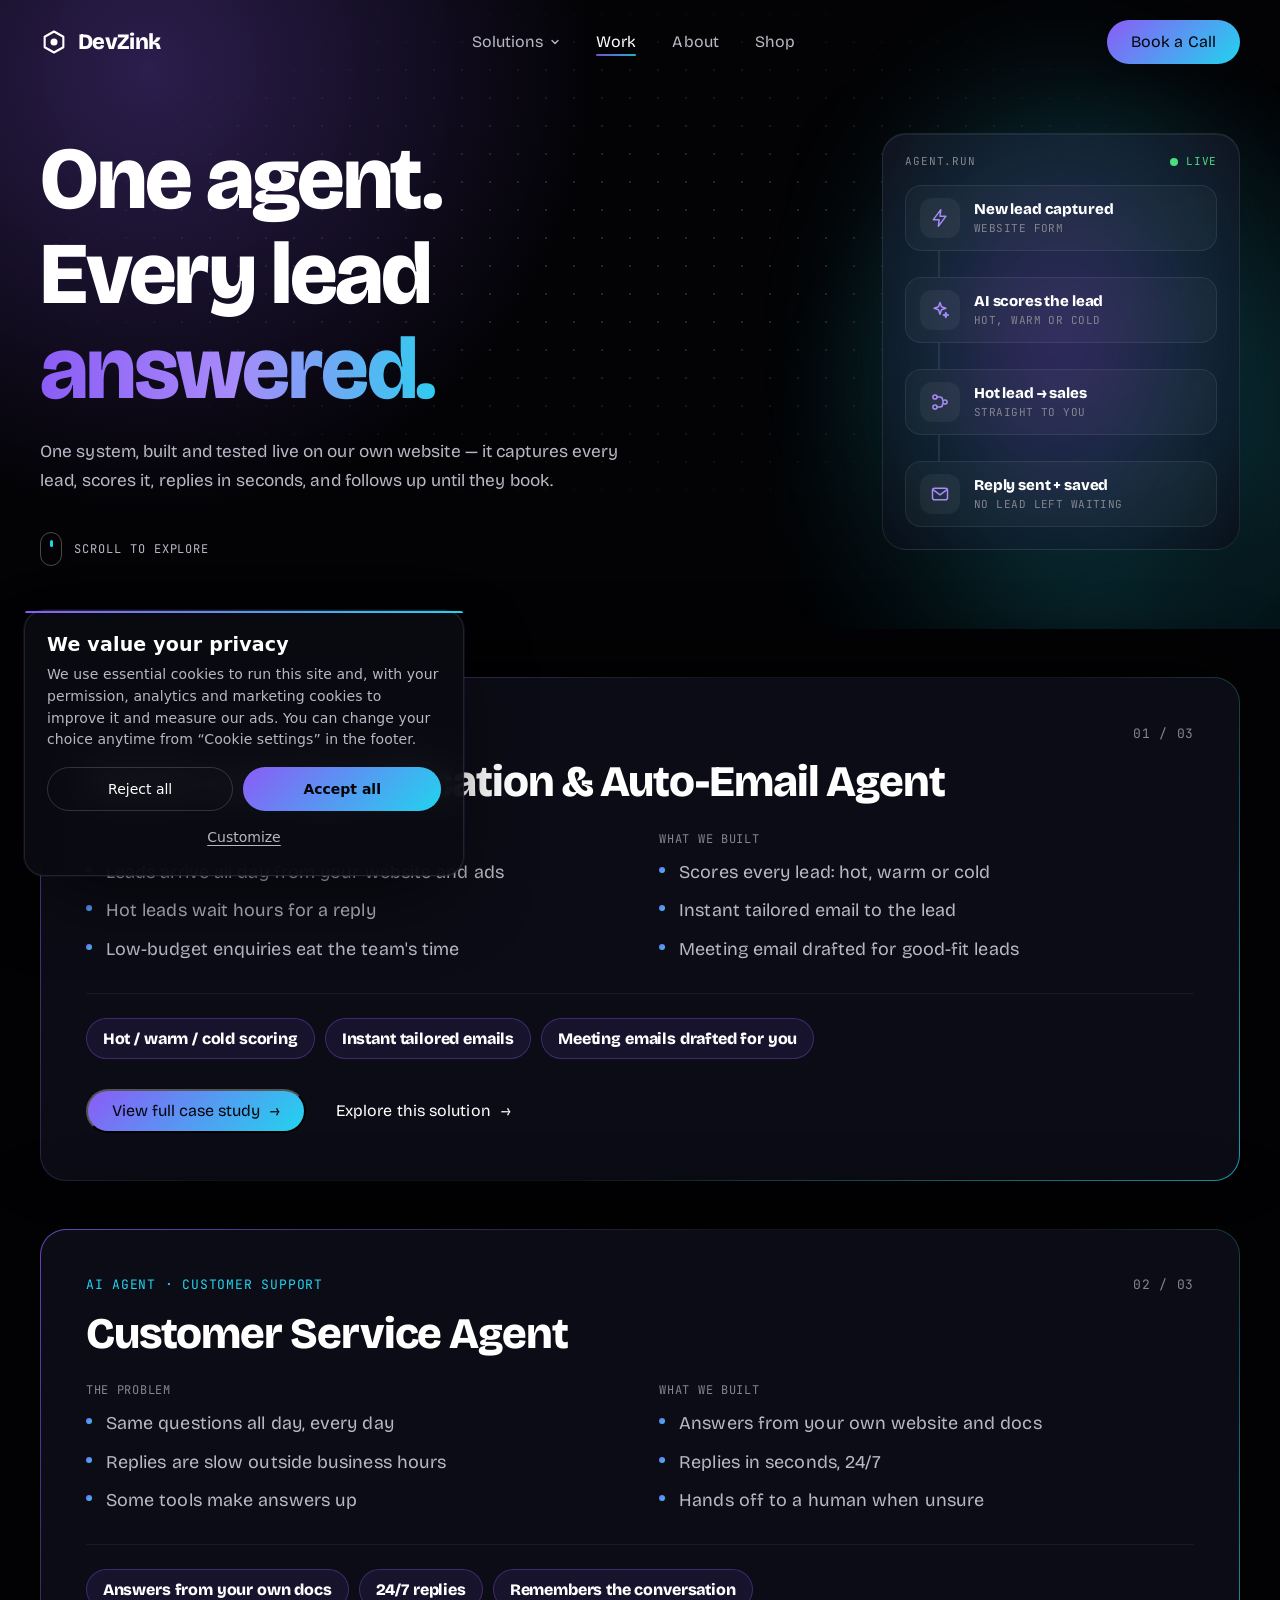
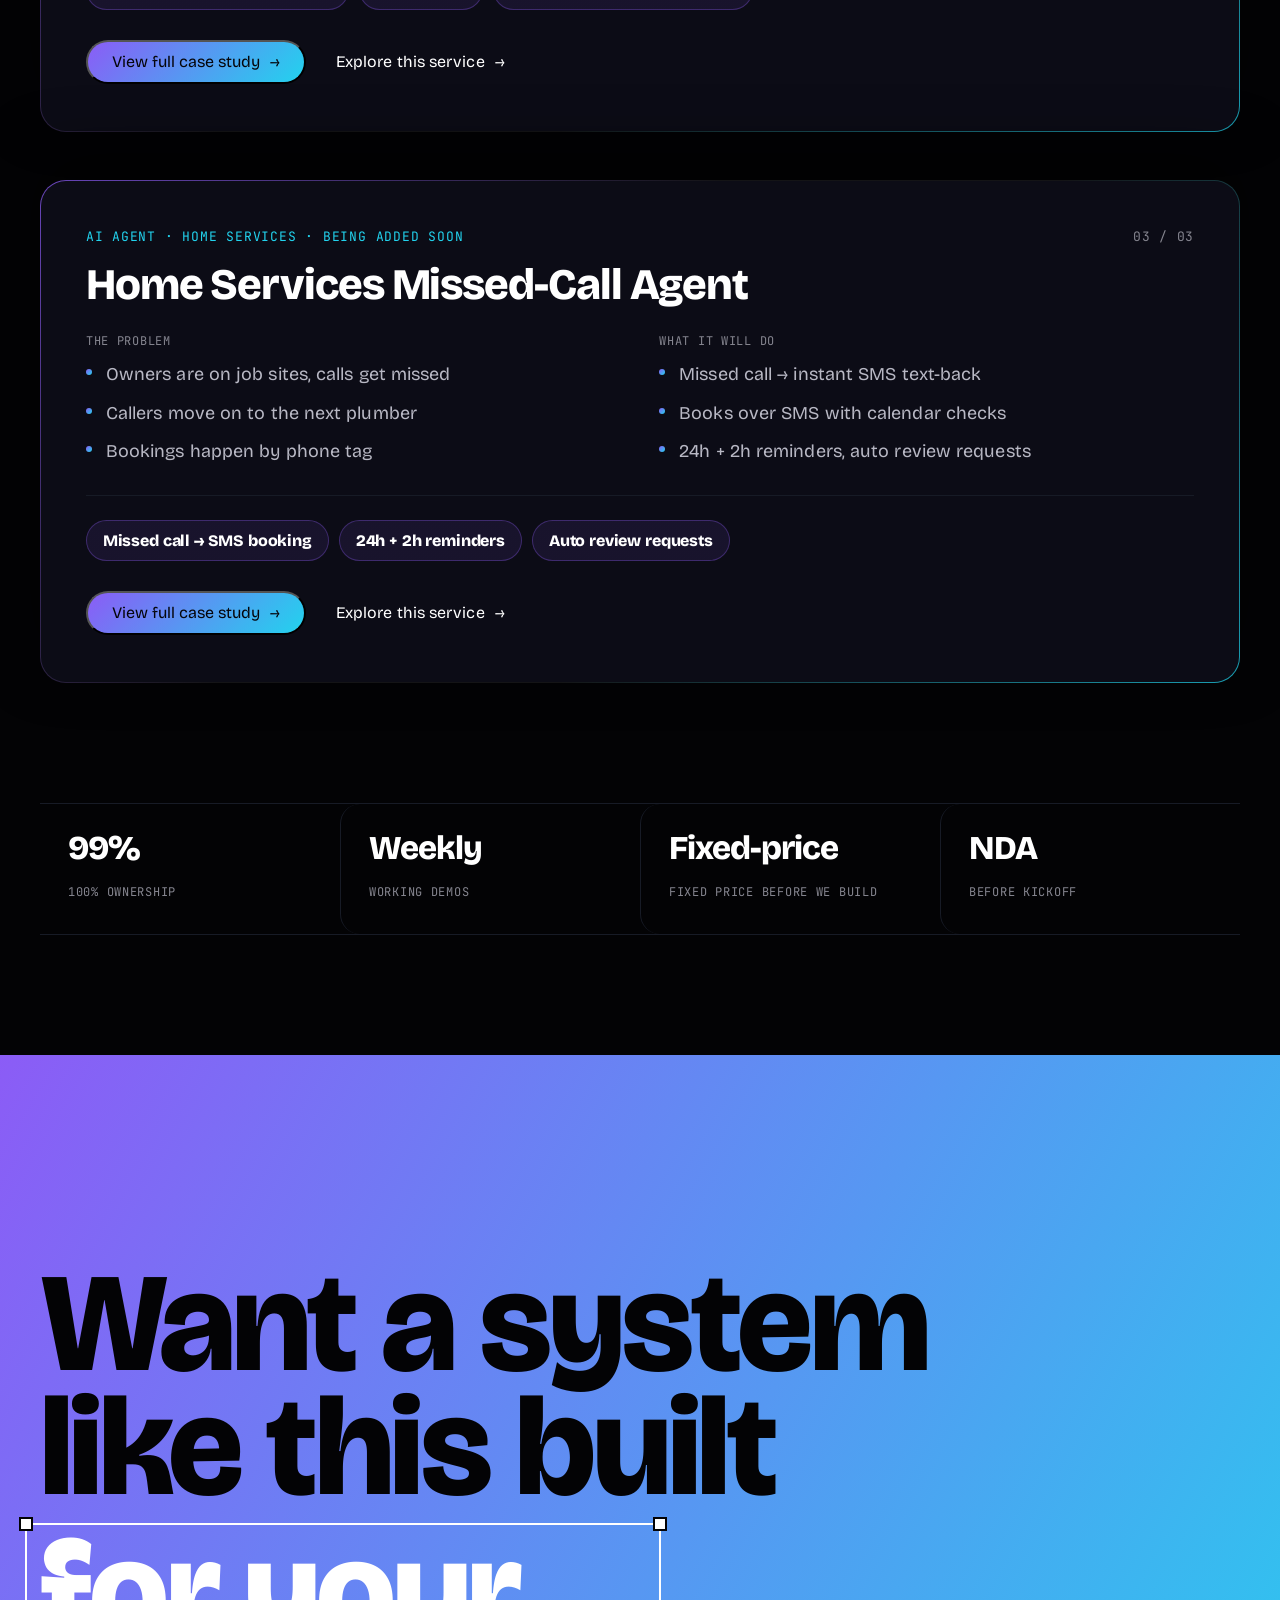
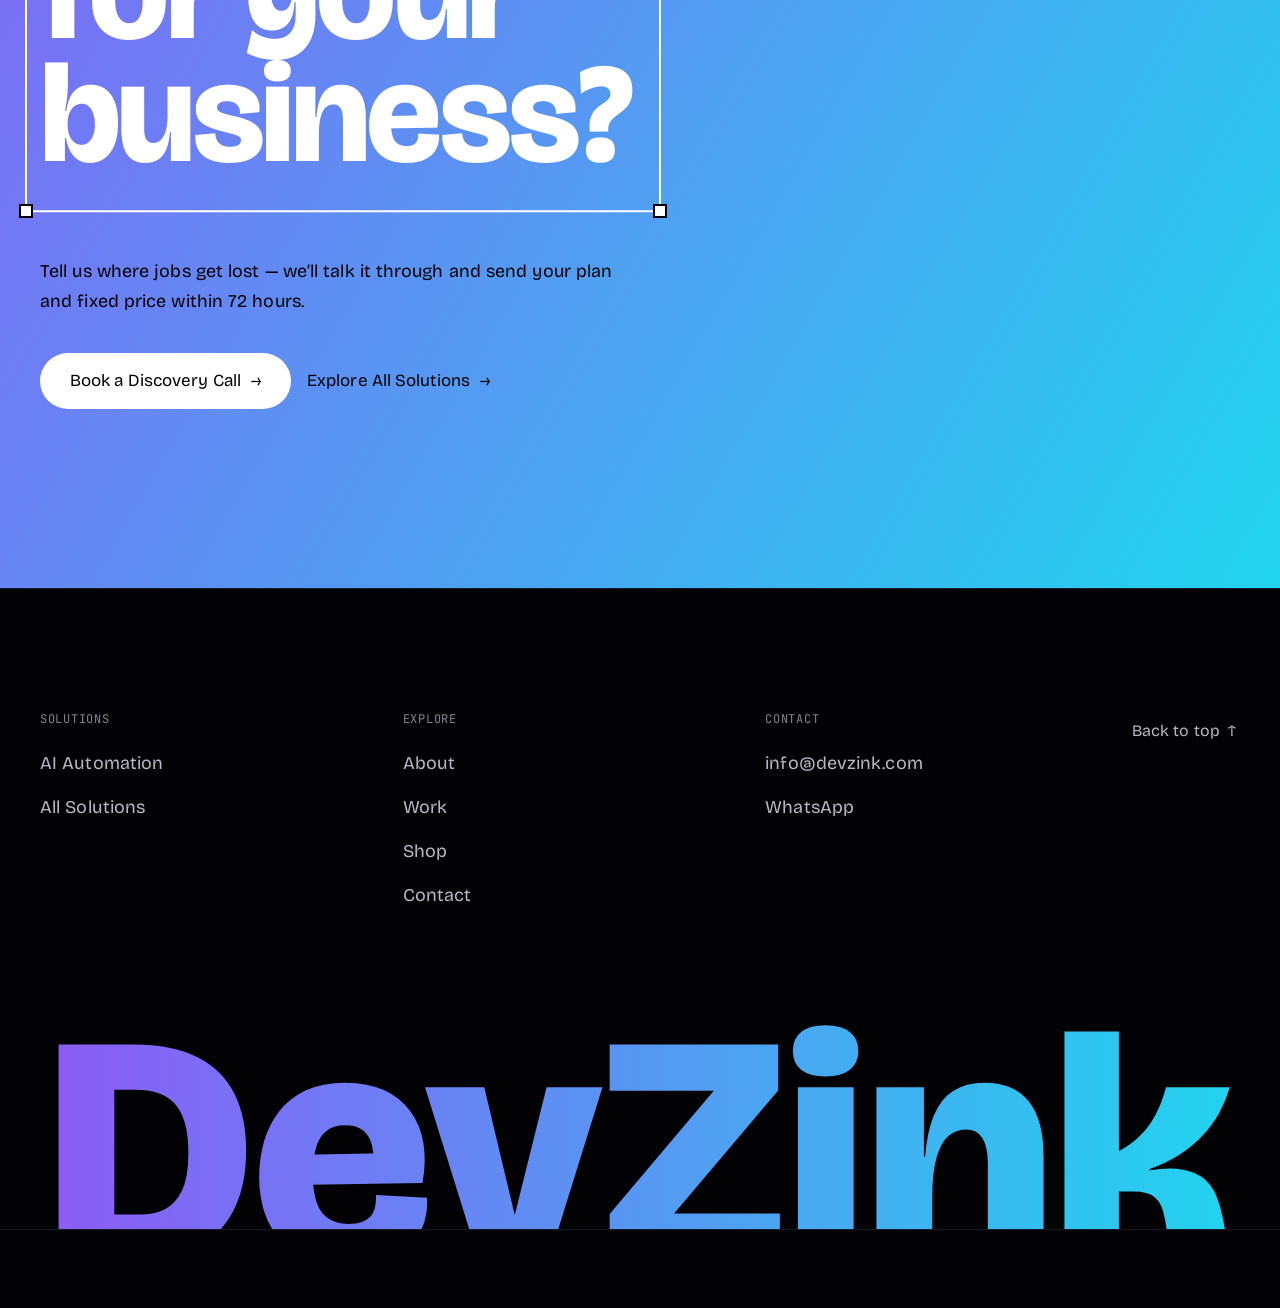
<file: work.html>
<!doctype html>
<html lang="en">
<head>
<meta charset="utf-8" />
<!-- consent:start -->
<script>window.dataLayer=window.dataLayer||[];function gtag(){dataLayer.push(arguments)}gtag("consent","default",{ad_storage:"denied",ad_user_data:"denied",ad_personalization:"denied",analytics_storage:"denied",functionality_storage:"granted",security_storage:"granted",wait_for_update:500});</script>
<!-- consent:end -->

<meta name="viewport" content="width=device-width, initial-scale=1" />
<title>AI Agent Case Studies | DevZink Work</title>
<link rel="canonical" href="https://devzink.com/work" />
<link rel="icon" href="/favicon.ico" sizes="any" />
<link rel="icon" href="/favicon.svg" type="image/svg+xml" />
<link rel="icon" href="/favicon-48.png" sizes="48x48" type="image/png" />
<link rel="icon" href="/favicon-96.png" sizes="96x96" type="image/png" />
<link rel="icon" href="/favicon-192.png" sizes="192x192" type="image/png" />
<link rel="icon" href="/favicon-32.png" sizes="32x32" type="image/png" />
<link rel="apple-touch-icon" href="/apple-touch-icon.png" />
<link rel="manifest" href="/site.webmanifest" />
<meta name="theme-color" content="#05050A" />
<meta property="og:type" content="website" />
<meta property="og:site_name" content="DevZink" />
<meta property="og:title" content="AI Agent Case Studies | DevZink Work" />
<meta property="og:description" content="AI agent case studies by DevZink for service businesses: lead qualification, customer support and missed-call agents." />
<meta property="og:url" content="https://devzink.com/work" />
<meta property="og:image" content="https://devzink.com/og-image.png" />
<meta property="og:image:width" content="1200" />
<meta property="og:image:height" content="630" />
<meta name="twitter:card" content="summary_large_image" />
<meta name="twitter:title" content="AI Agent Case Studies | DevZink Work" />
<meta name="twitter:description" content="AI agent case studies by DevZink for service businesses: lead qualification, customer support and missed-call agents." />
<meta name="twitter:image" content="https://devzink.com/og-image.png" />
<meta name="description" content="AI agent case studies by DevZink for service businesses: lead qualification, customer support and missed-call agents." />
<link rel="preload" href="fonts/bricolage-grotesque-800.woff2" as="font" type="font/woff2" crossorigin />
<link rel="preload" href="fonts/bricolage-grotesque-400.woff2" as="font" type="font/woff2" crossorigin />
<!-- seo:start -->
<meta name="keywords" content="AI automation case studies, AI agent examples, n8n workflow examples, web development portfolio, app development portfolio" />
<meta name="robots" content="index, follow, max-image-preview:large, max-snippet:-1, max-video-preview:-1" />
<meta name="author" content="DevZink" />
<meta property="og:locale" content="en_US" />
<meta property="og:image:alt" content="DevZink AI automation agency" />
<meta name="twitter:image:alt" content="DevZink AI automation agency" />
<link rel="alternate" hreflang="en" href="https://devzink.com/work" />
<link rel="alternate" hreflang="x-default" href="https://devzink.com/work" />
<script type="application/ld+json">{"@context": "https://schema.org", "@graph": [{"@type": "Organization", "@id": "https://devzink.com/#org", "name": "DevZink", "url": "https://devzink.com/", "logo": "https://devzink.com/logo-512.png", "image": "https://devzink.com/og-image.png", "email": "info@devzink.com", "telephone": "+923304613837", "description": "DevZink is an AI automation agency building AI agents, AI websites and AI integrations for US plumbing and electrical companies.", "areaServed": "US", "knowsAbout": ["AI automation", "AI agents", "Agentic AI", "n8n automation", "RAG customer service agents", "Lead generation automation", "AI Web Engineering"]}, {"@type": "WebSite", "@id": "https://devzink.com/#website", "url": "https://devzink.com/", "name": "DevZink", "publisher": {"@id": "https://devzink.com/#org"}}, {"@type": "CollectionPage", "@id": "https://devzink.com/work#webpage", "url": "https://devzink.com/work", "name": "AI Agent Case Studies | DevZink Work", "description": "AI agent case studies by DevZink for service businesses: lead qualification, customer support and missed-call agents.", "isPartOf": {"@id": "https://devzink.com/#website"}, "about": {"@id": "https://devzink.com/#org"}, "inLanguage": "en"}, {"@type": "BreadcrumbList", "itemListElement": [{"@type": "ListItem", "position": 1, "name": "Home", "item": "https://devzink.com/"}, {"@type": "ListItem", "position": 2, "name": "Work", "item": "https://devzink.com/work"}]}, {"@type": "ItemList", "name": "DevZink case studies", "itemListElement": [{"@type": "ListItem", "position": 1, "name": "Multi-Lead Qualification & Auto-Email Agent", "url": "https://devzink.com/work"}, {"@type": "ListItem", "position": 2, "name": "Customer Service Agent", "url": "https://devzink.com/work"}, {"@type": "ListItem", "position": 3, "name": "Home Services Missed-Call Agent", "url": "https://devzink.com/work"}]}]}</script>
<!-- seo:end -->
<style>
/* ===== Fonts ===== */
@font-face{font-family:"Bricolage Grotesque";src:url(fonts/bricolage-grotesque-800.woff2) format("woff2");font-weight:800;font-display:swap}
@font-face{font-family:"Bricolage Grotesque";src:url(fonts/bricolage-grotesque-400.woff2) format("woff2");font-weight:400;font-display:swap}
@font-face{font-family:"JetBrains Mono";src:url(jetbrains-mono.woff2) format("woff2");font-weight:400;font-display:swap}

/* ===== Tokens ===== */
:root{
  --bg:#030305;--bg-2:#080810;--bg-3:#0C0C16;--border:#171B26;
  --text:#FFF;--muted:#B8B8C4;--dim:#85858F;
  --violet:#8B5CF6;--cyan:#22D3EE;
  --grad:linear-gradient(135deg,#8B5CF6,#22D3EE);
  --glass:linear-gradient(rgba(255,255,255,.045),rgba(255,255,255,.045)) transparent;--glass-b:rgba(255,255,255,.09);
  --ease:cubic-bezier(.22,1,.36,1);
  --max:1280px;--gut:clamp(20px,4vw,40px);
  --f-head:"Bricolage Grotesque",system-ui,sans-serif;
  --f-body:"Bricolage Grotesque",system-ui,sans-serif;
  --f-mono:"JetBrains Mono",ui-monospace,monospace;
  --r:26px;--tap:44px;
}

/* animatable custom properties (fallbacks under .no-atprop) */
@property --angle{syntax:"<angle>";inherits:false;initial-value:0deg}
@property --spot{syntax:"<color>";inherits:false;initial-value:rgba(139,92,246,0)}
@property --g1{syntax:"<color>";inherits:false;initial-value:transparent}
@property --g2{syntax:"<color>";inherits:false;initial-value:transparent}
@property --g3{syntax:"<color>";inherits:false;initial-value:transparent}

/* ===== Base ===== */
*,*::before,*::after{box-sizing:border-box;margin:0;padding:0}
html{-webkit-text-size-adjust:100%;scroll-padding-top:88px}
@media (prefers-reduced-motion:no-preference){html{scroll-behavior:smooth}}
body{background:var(--bg);color:var(--text);font:400 17px/1.7 var(--f-body);letter-spacing:.005em;-webkit-font-smoothing:antialiased;overflow-x:hidden}
@media (min-width:768px){body{font-size:18px}}
p{max-width:62ch}
img,svg{display:block;max-width:100%}
a{color:inherit;text-decoration:none}
ul{list-style:none}
:focus-visible{outline:2px solid var(--cyan);outline-offset:3px;box-shadow:0 0 0 6px rgba(34,211,238,.18)}
a:not(.btn):focus-visible{border-radius:6px}
h1,h2,h3{font-family:var(--f-head);font-weight:800;letter-spacing:-.025em;line-height:1.02}
.wrap{max-width:var(--max);margin:0 auto;padding:0 var(--gut)}
.mono{font-family:var(--f-mono);font-size:13px;letter-spacing:.06em;text-transform:uppercase}
.gtext{background:var(--grad);-webkit-background-clip:text;background-clip:text;color:#A78BFA;-webkit-text-fill-color:transparent}
.skip{position:absolute;left:-999px;top:8px;z-index:100;background:var(--text);color:var(--bg);padding:10px 16px;border-radius:99px}
.skip:focus{left:8px}

/* ===== Buttons ===== */
.btn{display:inline-flex;align-items:center;gap:10px;min-height:var(--tap);padding:0 24px;border-radius:99px;font:500 16px/1 var(--f-body);transition:transform .4s var(--ease),background-color .3s,border-color .3s;white-space:nowrap}
.btn--grad{position:relative;isolation:isolate;background:#8B5CF6 var(--grad);background-color:#8B5CF6;color:#05050A;transition:transform .4s var(--ease),box-shadow .4s var(--ease)}
.btn--grad::before{content:"";position:absolute;inset:-3px;z-index:-1;border-radius:inherit;padding:2px;background:linear-gradient(90deg,#8B5CF6,#22D3EE,#F5F3FF,#22D3EE,#8B5CF6) 0 50%/300% 100%;-webkit-mask:linear-gradient(#000 0 0) content-box,linear-gradient(#000 0 0);-webkit-mask-composite:xor;mask:linear-gradient(#000 0 0) content-box exclude,linear-gradient(#000 0 0);opacity:0;transition:opacity .35s var(--ease);animation:ringFlow 2.4s linear infinite;animation-play-state:paused;pointer-events:none}
.btn--grad:hover::before,.btn--grad:focus-visible::before{opacity:1;animation-play-state:running}
.btn--grad:hover{box-shadow:0 10px 36px rgba(139,92,246,.38),0 0 24px rgba(34,211,238,.22)}
@keyframes ringFlow{to{background-position:300% 50%}}
.btn--glass{background:var(--glass);border:1px solid var(--glass-b);color:var(--text);-webkit-backdrop-filter:blur(12px);backdrop-filter:blur(12px)}
.btn--glass:hover{background:linear-gradient(rgba(255,255,255,.08),rgba(255,255,255,.08)) transparent;border-color:rgba(255,255,255,.18)}
.btn:hover{transform:translateY(-2px)}
.btn--lg{min-height:56px;padding:0 30px;font-size:17px}
.arrow{display:inline-block;transition:transform .25s ease}
.btn:hover .arrow,a:hover>.arrow,.btn:focus-visible .arrow{transform:translateX(5px)}
.btn:hover .arrow--up{transform:translateY(-4px)}
.btn:hover .arrow--out{transform:translate(3px,-3px)}

/* ===== Progress + Nav ===== */
.progress{position:fixed;inset:0 0 auto;height:1.5px;background:rgba(255,255,255,.22);transform:scaleX(0);transform-origin:0 50%;z-index:60}
@media (max-width:760px){.progress{display:none}}
.nav{position:fixed;inset:0 0 auto;z-index:50;transition:padding .5s var(--ease)}
.nav__bar{display:flex;align-items:center;justify-content:space-between;gap:24px;height:84px;transition:height .5s var(--ease)}
.nav::before{content:"";position:absolute;inset:0;background:rgba(8,8,16,.72);border-bottom:1px solid var(--glass-b);-webkit-backdrop-filter:saturate(1.4) blur(14px);backdrop-filter:saturate(1.4) blur(14px);opacity:0;transition:opacity .4s var(--ease)}
.nav.scrolled::before{opacity:1}
.nav.scrolled .nav__bar{height:56px}
.nav.scrolled .logo{transform:scale(.88);transform-origin:left center}
.logo{position:relative;display:flex;align-items:center;gap:10px;font:800 22px/1 var(--f-head);letter-spacing:-.03em;min-height:var(--tap);transition:transform .5s var(--ease)}
.logo svg{width:28px;height:28px}
.nav__links{position:relative;display:flex;gap:4px}
.nav__links a{display:flex;align-items:center;min-height:var(--tap);padding:0 16px;color:var(--muted);font-weight:500;font-size:16px;border-radius:99px;transition:color .3s}
.nav__links a:hover{color:var(--text)}
.nav__end{position:relative;display:flex;align-items:center;gap:8px}
.menu-btn{display:none;position:relative;width:var(--tap);height:var(--tap);border-radius:50%;background:var(--glass);border:1px solid var(--glass-b);color:var(--text);cursor:pointer}
.menu-btn i{position:absolute;left:50%;top:50%;width:18px;height:1.5px;margin:-.75px 0 0 -9px;border-radius:2px;background:currentColor;transition:transform .5s var(--ease)}
.menu-btn i:first-child{transform:translateY(-3.5px)}
.menu-btn i:last-child{transform:translateY(3.5px)}
.nav.open .menu-btn i:first-child{transform:rotate(45deg)}
.nav.open .menu-btn i:last-child{transform:rotate(-45deg)}
/* current page */
.nav__links a[aria-current="page"]{position:relative;color:var(--text)}
.nav__links a[aria-current="page"]::after{content:"";position:absolute;left:16px;right:16px;bottom:8px;height:2px;border-radius:2px;background:var(--grad);opacity:.85}
.mmenu__big[aria-current="page"]{color:#C4B5FD}

/* services dropdown */
.dd{position:relative}
.dd__btn{display:flex;align-items:center;gap:7px;min-height:var(--tap);padding:0 16px;border:0;border-radius:99px;background:none;color:var(--muted);font:500 16px/1 var(--f-body);cursor:pointer;transition:color .3s}
.dd__btn svg{width:10px;height:10px;transition:transform .45s var(--ease)}
.dd__panel{position:absolute;top:100%;left:-12px;width:min(460px,90vw);padding-top:10px;opacity:0;visibility:hidden;transform:translateY(10px) scale(.98);transform-origin:15% 0;transition:opacity .3s var(--ease),transform .45s var(--ease),visibility 0s .45s}
.dd__in{padding:8px;border-radius:22px;background:#0C0C16;border:1px solid var(--glass-b);-webkit-backdrop-filter:saturate(1.4) blur(18px);backdrop-filter:saturate(1.4) blur(18px);box-shadow:0 30px 80px rgba(0,0,0,.55)}
.dd__list li{opacity:0;transform:translateY(6px);transition:opacity .3s var(--ease),transform .45s var(--ease)}
.dd .dd__list a{display:grid;gap:4px;min-height:var(--tap);padding:12px 14px;border-radius:14px;color:var(--text);font-size:16px;transition:background-color .3s}
.dd .dd__list a:hover,.dd .dd__list a:focus-visible{background:rgba(255,255,255,.06)}
.dd__list b{display:flex;align-items:center;gap:10px;font:500 16px/1.25 var(--f-body)}
.dd__list b::before{content:"";flex:none;width:6px;height:6px;border-radius:50%;background:var(--grad)}
.dd__list b+span{padding-left:16px;color:var(--muted);font-size:13px;line-height:1.4}
.dd__tag{flex:none;padding:2px 8px;border:1px solid var(--glass-b);border-radius:99px;color:var(--muted);font-size:10px;font-weight:600;letter-spacing:.08em;text-transform:uppercase}
.dd .dd__list a.dd__all{display:flex;align-items:center;justify-content:space-between;margin-top:4px;padding:0 14px;border-top:1px solid var(--glass-b);border-radius:0 0 14px 14px;background-color:#0C0C16;color:var(--cyan);font-size:15px}
.dd .dd__list a.dd__all:hover,.dd .dd__list a.dd__all:focus-visible{background-color:#16161F}
.dd:is(:hover,:focus-within,.open):not(.hush) .dd__btn{color:var(--text)}
.dd:is(:hover,:focus-within,.open):not(.hush) .dd__btn svg{transform:rotate(180deg)}
.dd:is(:hover,:focus-within,.open):not(.hush) .dd__panel{opacity:1;visibility:visible;transform:none;transition-delay:0s}
.dd:is(:hover,:focus-within,.open):not(.hush) .dd__list li{opacity:1;transform:none;transition-delay:calc(.05s + var(--i) * .04s)}

/* mobile full-screen menu */
.mmenu{position:fixed;inset:0;z-index:49;display:flex;flex-direction:column;padding:96px var(--gut) 32px;overflow-y:auto;background:radial-gradient(600px circle at 0 0,rgba(139,92,246,.22),transparent 60%),radial-gradient(500px circle at 100% 100%,rgba(34,211,238,.14),transparent 60%),#030305;clip-path:circle(0 at calc(100% - 44px) 42px);visibility:hidden;transition:clip-path .7s cubic-bezier(.76,0,.24,1),visibility 0s .7s}
.menu-open{overflow:hidden}
.menu-open .mmenu{clip-path:circle(150% at calc(100% - 44px) 42px);visibility:visible;transition-delay:0s}
.mmenu__list>li{padding:6px 0;border-bottom:1px solid var(--border);opacity:0;transform:translateY(28px);transition:opacity .4s var(--ease),transform .6s var(--ease)}
.menu-open .mmenu__list>li{opacity:1;transform:none;transition-delay:calc(.18s + var(--i) * .07s)}
.mmenu__big{display:flex;align-items:center;justify-content:space-between;min-height:60px;font:800 clamp(36px,10vw,52px)/1 var(--f-head);letter-spacing:-.03em}
.mmenu__sub{margin:0 0 10px}
.mmenu__sub a{display:flex;align-items:center;gap:10px;min-height:48px;color:var(--muted);font-size:16px}
.mmenu__sub a::before{content:"";flex:none;width:6px;height:6px;border-radius:50%;background:var(--grad)}
.mmenu__cta{margin-top:28px}
.mmenu__list>li.mmenu__cta{border:0}
@media (min-width:861px){.mmenu{display:none}}

/* preloader */
.pre{display:none}
.is-loading{overflow:hidden}
.is-loading .pre{position:fixed;inset:0;z-index:300;display:grid;place-items:center;background:#030305;transition:transform .9s cubic-bezier(.76,0,.24,1)}
.pre.done{transform:translateY(-100%)}
.pre__in{display:grid;justify-items:center;gap:22px;transition:opacity .4s var(--ease),transform .6s var(--ease)}
.pre.done .pre__in{opacity:0;transform:translateY(-30px)}
.pre__mark{width:64px;height:64px;overflow:visible;filter:drop-shadow(0 0 18px rgba(139,92,246,.55))}
.pre__mark path{stroke-dasharray:1;stroke-dashoffset:1;animation:draw 1.1s var(--ease) .1s forwards}
.pre__mark circle{opacity:0;transform-box:fill-box;transform-origin:center;transform:scale(.4);animation:popIn .5s var(--ease) .7s forwards}
@keyframes popIn{to{opacity:1;transform:none}}
@keyframes draw{to{stroke-dashoffset:0}}
.pre__bar{width:180px;height:2px;border-radius:2px;background:rgba(255,255,255,.08);overflow:hidden}
.pre__bar i{display:block;height:100%;background:var(--grad);transform:scaleX(0);transform-origin:0 50%}
.pre__pct{color:var(--dim);font-variant-numeric:tabular-nums;min-width:5ch;text-align:center}
.is-loading .hero,.is-loading .hero *{animation-play-state:paused!important}
.is-loading .hero [data-reveal]{opacity:0!important;transform:translateY(28px)!important}

/* page transitions */
.curtain{position:fixed;inset:0;z-index:250;pointer-events:none;background:linear-gradient(to top,#8B5CF6,#22D3EE);transform:translateY(100%);visibility:hidden}
.curtain.cover{visibility:visible;transform:none;transition:transform .45s cubic-bezier(.76,0,.24,1)}
.curtain-in .curtain{visibility:visible;transform:none}
.curtain.away{visibility:visible;transform:translateY(-100%);transition:transform .6s cubic-bezier(.76,0,.24,1)}
@media (prefers-reduced-motion:no-preference){
  @view-transition{navigation:auto}
  ::view-transition-old(root){animation:vtOut .4s cubic-bezier(.76,0,.24,1) both}
  ::view-transition-new(root){animation:vtIn .55s var(--ease) .1s both}
}
@keyframes vtOut{to{opacity:0;transform:translateY(-32px)}}
@keyframes vtIn{from{opacity:0;transform:translateY(32px)}}

/* ===== Hero ===== */
.hero{position:relative;overflow:hidden;min-height:85vh;min-height:85svh;display:flex;flex-direction:column;justify-content:center;padding:clamp(92px,12vh,120px) 0 clamp(28px,4vh,44px);isolation:isolate}
.hero>.wrap{width:100%;max-width:1440px}
.hero__bg{position:absolute;inset:0;z-index:-1;pointer-events:none}
.dots{position:absolute;inset:0;background:radial-gradient(rgba(255,255,255,.14) 1px,transparent 1.2px) 0 0/28px 28px;-webkit-mask:radial-gradient(ellipse 70% 60% at 50% 40%,#000 20%,transparent 75%);mask:radial-gradient(ellipse 70% 60% at 50% 40%,#000 20%,transparent 75%)}
.glow{position:absolute;border-radius:50%;will-change:transform}
.glow--v{width:900px;height:900px;left:-300px;top:-380px;background:radial-gradient(closest-side,rgba(139,92,246,.30),transparent);animation:driftA 22s var(--ease) infinite alternate}
.glow--c{width:800px;height:800px;right:-280px;top:10%;background:radial-gradient(closest-side,rgba(34,211,238,.18),transparent);animation:driftB 26s var(--ease) infinite alternate}
@keyframes driftA{to{transform:translate(140px,90px) scale(1.1)}}
@keyframes driftB{to{transform:translate(-120px,70px) scale(.92)}}
.hero__text{container-type:inline-size;min-width:0}
.hero h1{font-size:clamp(38px,4.4vw,84px);font-size:clamp(34px,11.6cqi,88px);line-height:1.04;max-width:16ch;margin:22px 0}
.line{display:block;overflow:hidden;padding:.04em 0 .1em;margin-bottom:-.1em;white-space:nowrap}
.line>span{display:inline-block;transform:translateY(110%);animation:lineUp 1.1s var(--ease) forwards;animation-delay:calc(.15s + var(--i,0) * .12s)}
@keyframes lineUp{to{transform:none}}
.hl{display:inline-block;white-space:nowrap;padding-right:.04em;background:linear-gradient(90deg,#8B5CF6,#A78BFA 35%,#22D3EE 75%,#67E8F9) 0 50%/140% 100%;-webkit-background-clip:text;background-clip:text;color:#A78BFA;-webkit-text-fill-color:transparent;animation:hlShift 7s ease-in-out infinite alternate}
@keyframes hlShift{to{background-position:100% 50%}}
@media (max-width:980px){.line{white-space:normal}}
.hero__sub{max-width:560px;color:var(--muted);font-size:clamp(17px,1.35vw,19px)}
.cta{display:flex;flex-wrap:wrap;gap:12px;margin-top:36px}
.hero .cta{margin-top:28px}
.fade-up{opacity:0;transform:translateY(16px);animation:fadeUp 1s var(--ease) forwards;animation-delay:var(--d,.6s)}
@keyframes fadeUp{to{opacity:1;transform:none}}
.glass{background:var(--glass);border:1px solid var(--glass-b);-webkit-backdrop-filter:blur(12px);backdrop-filter:blur(12px)}
/* inner-page hero */
.hero.x-hero{min-height:60vh;min-height:60svh;padding-bottom:clamp(40px,6vh,64px)}
.x-hero .hero__text{max-width:980px}
.x-hero .hero__sub{max-width:600px}

/* stats */
.stats{display:grid;grid-template-columns:repeat(3,1fr);margin-top:clamp(56px,8vw,96px);border-top:1px solid var(--border)}
.stat{padding:28px 28px 8px;border-left:1px solid var(--border)}
.stat:first-child{border-left:0;padding-left:0}
.stat b{display:block;font:800 clamp(26px,2.6vw,36px)/1 var(--f-head);letter-spacing:-.03em;margin-bottom:10px}
.stat>span{color:var(--dim);font-size:12px}

/* ===== Sections ===== */
.sec{padding:120px 0;position:relative}
.sec__head{display:grid;gap:22px;max-width:900px;margin-bottom:clamp(48px,6vw,80px)}
.eyebrow{color:var(--dim);display:flex;align-items:center;gap:12px}
.eyebrow::before{content:"";flex:none;align-self:center;width:28px;height:1px;background:var(--grad)}
/* no stray boxes in section heads: empty reveal masks or pseudo-elements never render */
.rv-m:empty,.rv-in:empty,.sec__head>:empty{display:none}
.rv-m::before,.rv-m::after,.rv-in::before,.rv-in::after,.sec__head h2::before,.sec__head h2::after{content:none}
.sec h2{font-size:clamp(40px,5.6vw,84px)}
.sec__sub{color:var(--muted);max-width:62ch}
@media (max-width:760px){.sec{padding:80px 0}}

/* reveal */
.js [data-reveal]{opacity:0;transform:translateY(28px);transition:opacity 1s var(--ease),transform 1s var(--ease);transition-delay:var(--d,0s)}
.js [data-reveal].in,.js [data-reveal].rv-group{opacity:1;transform:none}
.js [data-reveal].rv-self{transform:translateY(12px);filter:blur(6px);transition:opacity .8s var(--ease),transform .8s var(--ease),filter .8s var(--ease)}
.js [data-reveal].rv-self.in{transform:none;filter:none}
.js .rv{opacity:0;transform:translateY(12px);filter:blur(6px);transition:opacity .8s var(--ease),transform .8s var(--ease),filter .8s var(--ease);transition-delay:calc(var(--d,0s) + var(--rv,0) * 60ms)}
.js .in .rv{opacity:1;transform:none;filter:none}
.rv-m{display:block;overflow:hidden;padding:.04em 0 .16em;margin:-.04em 0 -.16em}
.js .rv-in{display:block;transform:translateY(108%);transition:transform 1.05s var(--ease);transition-delay:calc(var(--d,0s) + var(--rv,0) * 60ms)}
.js .in .rv-in{transform:none}

.tags{display:flex;flex-wrap:wrap;gap:8px}
.tags li{padding:7px 12px;border-radius:99px;border:1px solid var(--glass-b);color:var(--muted);font:400 12px/1 var(--f-mono)}

/* ===== Work: sticky stacking cards ===== */
.stack{display:grid;gap:clamp(28px,4vw,48px);view-timeline-name:--stack}
.case{position:sticky;top:calc(96px + var(--i,0) * 22px)}
.case__out{padding:1px;border-radius:var(--r);background:linear-gradient(135deg,rgba(139,92,246,.75),rgba(255,255,255,.07) 40%,rgba(255,255,255,.07) 60%,rgba(34,211,238,.75));box-shadow:0 -24px 60px rgba(0,0,0,.55);transform-origin:50% 0;transition:translate .25s ease,box-shadow .25s ease}
.case__in{display:grid;gap:28px;padding:clamp(24px,3.5vw,48px);border-radius:calc(var(--r) - 1px);background:var(--bg-3)}
.case__top{display:flex;justify-content:space-between;align-items:baseline;flex-wrap:wrap;gap:8px 16px;font-size:12px}
.case__cat{color:var(--cyan)}
.case__num{color:var(--dim)}
.case h3{font-size:clamp(28px,3.4vw,48px);line-height:1;margin-top:-12px}
.case__cols{display:grid;grid-template-columns:minmax(0,1fr) minmax(0,1fr);gap:clamp(20px,3vw,48px);align-items:start}
.case__cols h4{font:400 12px/1 var(--f-mono);letter-spacing:.06em;text-transform:uppercase;color:var(--dim);margin-bottom:12px}
.case__cols p{color:var(--muted)}
.case__cols ul,.dm-cols ul{list-style:none;display:grid;gap:8px}
.case__cols ul li,.dm-cols ul li{position:relative;padding-left:20px;color:var(--muted)}
.case__cols ul li::before,.dm-cols ul li::before{content:"";position:absolute;left:0;top:.55em;width:6px;height:6px;border-radius:50%;background:linear-gradient(135deg,#8B5CF6,#22D3EE)}
.case__foot{display:flex;flex-wrap:wrap;justify-content:space-between;align-items:center;gap:16px;padding-top:24px;border-top:1px solid var(--border)}
.chips{display:flex;flex-wrap:wrap;gap:10px}
.chips li{display:inline-flex;align-items:baseline;gap:8px;padding:10px 16px;border-radius:99px;background:linear-gradient(rgba(139,92,246,.1),rgba(139,92,246,.1)) transparent;border:1px solid rgba(139,92,246,.32);color:var(--muted);font-size:15px}
.chips b{font:800 21px/1 var(--f-head);letter-spacing:-.02em;color:var(--text);font-variant-numeric:tabular-nums}
.win{overflow:hidden;border-radius:16px;border:1px solid var(--glass-b);background:var(--bg-2);box-shadow:0 20px 50px rgba(0,0,0,.45)}
.win__bar{display:flex;gap:6px;padding:10px 14px;border-bottom:1px solid var(--glass-b)}
.win__bar i{width:8px;height:8px;border-radius:50%;background:rgba(255,255,255,.16)}
.win img{width:100%;height:auto}
.shot figcaption{margin-top:12px;color:var(--dim);font:400 12px/1.6 var(--f-mono)}
@keyframes sink{to{transform:scale(var(--s,.96))}}
@media (prefers-reduced-motion:no-preference){
  @supports (animation-timeline:view()){
    .case__out{animation:sink linear both;animation-timeline:--stack;animation-range:contain calc(var(--i) * 25%) contain calc(var(--i) * 25% + 25%)}
    .case:last-child .case__out{animation:none}
  }
}

/* ===== Work page: filter chips + filtered cases ===== */
.x-work{padding-top:clamp(24px,4vw,48px)}
.x-filter{display:flex;flex-wrap:wrap;gap:8px;margin-bottom:clamp(32px,4vw,56px)}
.x-filter button{min-height:var(--tap);padding:0 18px;border-radius:99px;border:1px solid var(--glass-b);background:var(--glass);color:var(--muted);font:400 12px/1 var(--f-mono);letter-spacing:.06em;text-transform:uppercase;cursor:pointer;transition:color .3s,border-color .3s,background-color .3s,transform .4s var(--ease)}
.x-filter button:hover{color:var(--text);border-color:rgba(255,255,255,.18);transform:translateY(-2px)}
.x-filter button[aria-pressed="true"]{color:var(--text);border-color:rgba(139,92,246,.6);background:linear-gradient(rgba(139,92,246,.16),rgba(34,211,238,.08)) transparent}
.x-status{min-height:1.6em;margin:calc(clamp(32px,4vw,56px) * -1 + 12px) 0 clamp(24px,3vw,40px);color:var(--dim);font:400 12px/1.6 var(--f-mono);letter-spacing:.06em;text-transform:uppercase}
.x-shot{margin-top:4px}
.x-more{display:flex}
.x-more .btn--link{min-height:48px}
.stack>.case[hidden]{display:none}
.js .stack>.case.x-anim{transition:opacity .35s var(--ease),transform .45s var(--ease)}
.js .stack>.case.x-out{opacity:0;transform:scale(.96)}
@media (prefers-reduced-motion:no-preference){
  @supports (animation-timeline:view()){
    .stack>.case.x-last .case__out{animation:none}
  }
}

/* ===== Trust ===== */
.trustsec{padding:0 0 120px}
@media (max-width:760px){.trustsec{padding-bottom:80px}}
.trust{grid-template-columns:repeat(4,1fr);margin-top:0;border-bottom:1px solid var(--border)}
.trust .stat{padding-bottom:28px;border-radius:20px}

/* ===== Final CTA ===== */
.final{position:relative;overflow:hidden;padding:clamp(96px,14vw,200px) 0;color:#030305;background-color:#8B5CF6;background-image:linear-gradient(120deg,#8B5CF6,#22D3EE 33%,#8B5CF6 66%,#22D3EE);background-size:300% 300%;animation:shift 18s ease-in-out infinite alternate}
@keyframes shift{from{background-position:0% 50%}to{background-position:100% 50%}}
.final .eyebrow{color:#030305}
.final .eyebrow::before{background:#030305}
.final h2{font-size:clamp(56px,11vw,184px);line-height:.88;max-width:11ch;margin-top:28px}
.final .rv-m{padding:.1em .3em .45em;margin:-.1em -.3em -.45em}
/* Figma-style selection box around the closing words (overlay only; never affects layout) */
.final .rv-in{position:relative}
.x-sel{position:absolute;left:0;top:0;width:0;height:0;pointer-events:none;--hs:14px}
.x-sel svg.x-sel__box{position:absolute;inset:0;width:100%;height:100%;overflow:visible}
.x-sel__box rect{fill:none;stroke:#FFFFFF;stroke-width:2;stroke-dasharray:1;stroke-dashoffset:1;transition:stroke-dashoffset .9s var(--ease) .95s}
.x-sel__h{position:absolute;width:var(--hs);height:var(--hs);margin:calc(var(--hs)/-2) 0 0 calc(var(--hs)/-2);background:#FFFFFF;border:2px solid #030305;box-sizing:border-box;transform:scale(0);transition:transform .45s cubic-bezier(.34,1.56,.64,1);transition-delay:calc(1.75s + var(--k)*80ms)}
.x-sel__h:nth-of-type(1){left:0;top:0;--k:0}
.x-sel__h:nth-of-type(2){left:100%;top:0;--k:1}
.x-sel__h:nth-of-type(3){left:100%;top:100%;--k:2}
.x-sel__h:nth-of-type(4){left:0;top:100%;--k:3}
.in .x-sel__box rect{stroke-dashoffset:0}
.in .x-sel__h{transform:scale(1)}
@media (max-width:760px){.x-sel{--hs:9px}}
@media (prefers-reduced-motion:reduce){
  .x-sel__box rect,.x-sel__h{transition:none!important}
  .x-sel__box rect{stroke-dashoffset:0}
  .x-sel__h{transform:scale(1)}
}
.final h2 .sel{display:inline-block;margin:.22em 0 .32em;color:#FFFFFF;-webkit-text-fill-color:#FFFFFF;-webkit-text-stroke:0;text-shadow:none;filter:none}
.final__sub{max-width:580px;margin-top:clamp(44px,4.5vw,64px);font-size:clamp(17px,1.4vw,20px);font-weight:500}
.final .btn--grad{background:#FFFFFF;color:#030305;transition:transform .4s var(--ease),background-color .3s,box-shadow .4s var(--ease)}
.final .btn--grad::before{content:none}
.final .btn--grad:hover,.final .btn--grad:focus-visible{background:#F3F0FF;box-shadow:0 10px 30px -8px rgba(139,92,246,.45)}
.btn--link,.btn--link.btn--lg{position:relative;background:none;border:0;padding:0 4px;height:auto;color:var(--text)}
.btn--link::after{content:"";position:absolute;left:4px;right:4px;bottom:-4px;height:2px;border-radius:2px;background:linear-gradient(90deg,#8B5CF6,#22D3EE);transform:scaleX(0);transform-origin:left;transition:transform .35s var(--ease);pointer-events:none}
.btn--link:hover::after,.btn--link:focus-visible::after{transform:scaleX(1)}
.btn--link:hover{background:linear-gradient(90deg,#C4B5FD,#67E8F9);-webkit-background-clip:text;background-clip:text;-webkit-text-fill-color:transparent}
.btn--link:hover .arrow:not(.arrow--up),.btn--link:focus-visible .arrow:not(.arrow--up){transform:translateX(6px) rotate(-0deg);animation:linkBounce .45s var(--ease)}
@keyframes linkBounce{0%{transform:translateX(0)}55%{transform:translateX(9px)}100%{transform:translateX(6px)}}
.final .btn--link{color:#030305}
.final .btn--link::after{background:#030305}
.final .btn--link:hover{-webkit-text-fill-color:#030305;background:none;letter-spacing:.01em}
.final :focus-visible{outline-color:#030305}
@media (max-width:520px){.final .cta .btn{width:100%;justify-content:center;white-space:normal;text-align:center;padding:14px 22px;line-height:1.25}.final .cta .btn--link{width:auto;align-self:center;padding:0 4px}}
@media (max-width:480px){.final h2{font-size:clamp(40px,12vw,56px);line-height:.95}}

/* ===== Card hover system ===== */
.case__in,.pr,.trust .stat{position:relative;isolation:isolate}
.case__in::after,.pstep::after,.pr::after,.trust .stat::after{content:"";position:absolute;inset:0;z-index:1;border-radius:inherit;padding:1px;background:linear-gradient(135deg,#8B5CF6,rgba(139,92,246,.25) 45%,rgba(34,211,238,.25) 55%,#22D3EE);-webkit-mask:linear-gradient(#000 0 0) content-box,linear-gradient(#000 0 0);-webkit-mask-composite:xor;mask:linear-gradient(#000 0 0) content-box exclude,linear-gradient(#000 0 0);opacity:0;transition:opacity .25s ease;pointer-events:none}
.case__in::after{inset:-1px;border-radius:var(--r)}
.case__in::before,.pr::before,.trust .stat::before{content:"";position:absolute;inset:0;z-index:-1;border-radius:inherit;background:radial-gradient(380px circle at var(--mx,50%) var(--my,0%),rgba(139,92,246,.16),rgba(34,211,238,.05) 40%,transparent 65%);opacity:0;transition:opacity .25s ease;pointer-events:none}
.js .princ>.pr,.js .trust>.stat{transition:opacity 1s var(--ease) var(--d,0s),transform 1s var(--ease) var(--d,0s),translate .25s ease,box-shadow .25s ease,border-color .25s ease}
.trust .stat:first-child{padding-left:28px}
.pr::after{inset:-1px}
.pstep__meta b,.pr__n,.trust .stat b,.case__cat{transition:transform .25s ease,color .25s ease}
@media (hover:hover){
  .pr:hover,.trust .stat:hover,.pstep:hover,.case:hover .case__out{translate:0 -6px}
  .pr:hover,.trust .stat:hover{box-shadow:0 18px 50px rgba(0,0,0,.45),0 0 40px rgba(139,92,246,.14)}
  .case:hover .case__out{box-shadow:0 -24px 60px rgba(0,0,0,.55),0 24px 60px rgba(0,0,0,.4),0 0 48px rgba(139,92,246,.16)}
  .case:hover .case__in::after,.pstep:hover::after,.pr:hover::after,.trust .stat:hover::after,
  .case:hover .case__in::before,.pr:hover::before,.trust .stat:hover::before{opacity:1}
  .pstep:hover{--spot:rgba(139,92,246,.16);background-color:rgba(255,255,255,.025)}
  .pstep:hover::before{translate:0 6px}
  .pstep:hover .pstep__meta b{transform:translateX(4px)}
  .pr:hover .pr__n{transform:translateX(6px);color:var(--cyan)}
  .trust .stat:hover b{transform:translateY(-2px)}
  .case:hover .case__cat{transform:translateX(4px)}
}

/* ===== Footer ===== */
.foot{overflow:hidden;padding-top:120px;border-top:1px solid var(--border)}
@media (max-width:760px){.foot{padding-top:80px}}
.foot__grid{display:grid;grid-template-columns:repeat(3,minmax(0,1fr)) auto;gap:32px}
.foot__h{color:var(--dim);font-size:12px;margin-bottom:12px}
.foot__grid a{display:inline-flex;align-items:center;min-height:var(--tap);min-width:var(--tap);color:var(--muted);transition:color .3s}
.foot__grid a:hover{color:var(--text)}
.foot__top{align-self:start;justify-self:end;gap:8px}
.wm{position:relative;margin-top:clamp(56px,7vw,96px)}
.wm svg{width:100%;height:auto}
.wm__fill{position:absolute;inset:0;clip-path:inset(0 100% 0 0);transition:clip-path 2.2s var(--ease) .4s}
.wm.in .wm__fill{clip-path:inset(0 0 0 0)}
.foot__legal{padding:24px 0 32px;border-top:1px solid var(--border);color:var(--dim);font-size:13px}

@media (max-width:980px){
  .trust{grid-template-columns:1fr 1fr}
  .trust .stat:nth-child(3){border-left:0;padding-left:28px}
  .trust .stat:nth-child(-n+2){border-bottom:1px solid var(--border)}
  .foot__grid{grid-template-columns:1fr 1fr}
  .foot__top{justify-self:start}
}
@media (max-width:760px),(max-height:720px){
  .case{position:relative;top:auto}
  .case__cols{grid-template-columns:1fr}
}
@media (max-width:640px){
  .trust .stat:nth-child(n){border-left:0;padding:22px 16px}
  .foot__grid{grid-template-columns:1fr}
}

/* ===== Responsive ===== */
@media (max-width:860px){
  .nav__links{display:none}
  .menu-btn{display:block}
}
@media (max-width:640px){
  .nav .btn--grad{padding:0 16px;font-size:15px}
  .stats{grid-template-columns:1fr}
  .stat{border-left:0;padding:18px 0;border-bottom:1px solid var(--border)}
}

@media (prefers-reduced-motion:reduce){
  *,*::before,*::after{animation-duration:.01ms!important;animation-iteration-count:1!important;transition-duration:.01ms!important;scroll-behavior:auto!important}
  .hl{animation:none}
  .js .rv,.js .rv-in,.js [data-reveal].rv-self{opacity:1!important;transform:none!important;filter:none!important}
  .final{animation:none}
}

/* hero scroll cue */
.scroll-cue{display:inline-flex;align-items:center;gap:12px;margin-top:clamp(28px,4vh,44px);color:var(--muted);font:400 12px/1 var(--f-mono);letter-spacing:.08em;text-transform:uppercase;text-decoration:none;transition:color .3s}
.scroll-cue:hover,.scroll-cue:focus-visible{color:var(--text)}
.scroll-cue__m{position:relative;width:22px;height:34px;border:1.5px solid rgba(255,255,255,.28);border-radius:12px;flex:none}
.scroll-cue__m::after{content:"";position:absolute;left:50%;top:7px;width:3px;height:7px;margin-left:-1.5px;border-radius:2px;background:#22D3EE;animation:cueDot 1.8s ease-in-out infinite}
@keyframes cueDot{0%{opacity:0;transform:translateY(0)}30%{opacity:1}100%{opacity:0;transform:translateY(12px)}}
@media (prefers-reduced-motion:reduce){.scroll-cue__m::after{animation:none}}
.hero .wrap{width:100%}
.hero__text{width:100%}

/* animated DevZink mark in hero */
.hero .wrap.hx{display:flex;align-items:center;gap:clamp(32px,5vw,88px)}
.hx .hero__text{flex:1 1 auto;min-width:0}
.hx-mark{--S:clamp(300px,28vw,400px);flex:none;width:var(--S);position:relative;opacity:0;animation:hxIn 1.1s cubic-bezier(.22,1,.36,1) .35s forwards}
@keyframes hxIn{from{opacity:0;transform:translateY(24px) scale(.94)}to{opacity:1;transform:none}}
@keyframes spin{to{transform:rotate(360deg)}}
/* WORK: live agent pipeline */
.fl{padding:22px;border-radius:24px;background:linear-gradient(180deg,rgba(18,18,32,.85),rgba(10,10,20,.85));border:1px solid rgba(255,255,255,.09);box-shadow:0 30px 80px rgba(0,0,0,.55),inset 0 1px 0 rgba(255,255,255,.06);backdrop-filter:blur(10px)}
.fl::before{content:"";position:absolute;inset:-30% -20%;z-index:-1;background:radial-gradient(closest-side,rgba(139,92,246,.35),rgba(34,211,238,.12) 60%,transparent);filter:blur(40px);animation:flBreath 6s ease-in-out infinite}
@keyframes flBreath{50%{opacity:.6;transform:scale(1.08)}}
.fl__bar{display:flex;align-items:center;justify-content:space-between;margin-bottom:18px;font:500 11px/1 var(--f-mono);letter-spacing:.08em;text-transform:uppercase;color:var(--dim)}
.fl__live{display:inline-flex;align-items:center;gap:8px;color:#4ADE80}
.fl__live i{width:8px;height:8px;border-radius:50%;background:#4ADE80;box-shadow:0 0 0 0 rgba(74,222,128,.6);animation:flLive 1.6s ease-out infinite}
@keyframes flLive{to{box-shadow:0 0 0 10px rgba(74,222,128,0)}}
.fl__node{--d:calc(var(--n)*1.5s);position:relative;display:flex;align-items:center;gap:14px;padding:12px 14px;border-radius:16px;background:rgba(255,255,255,.03);border:1px solid rgba(255,255,255,.08);animation:flLit 8s ease-in-out var(--d) infinite}
.fl__ic{flex:none;width:40px;height:40px;border-radius:12px;display:grid;place-items:center;background:rgba(255,255,255,.05);color:#A78BFA;animation:flIc 8s ease-in-out var(--d) infinite}
.fl__ic svg{width:20px;height:20px}
.fl__t{display:grid;gap:4px;min-width:0}
.fl__t b{font:800 15px/1.15 var(--f-head);color:var(--text);letter-spacing:-.01em}
.fl__t small{font:400 11px/1.2 var(--f-mono);color:var(--dim);letter-spacing:.04em;text-transform:uppercase}
.fl__ok{margin-left:auto;width:22px;height:22px;border-radius:50%;display:grid;place-items:center;background:rgba(74,222,128,.15);color:#4ADE80;opacity:0;transform:scale(.5);animation:flOk0 8s ease-in-out infinite}
.fl__node[style*="--n:1"] .fl__ok{animation-name:flOk1}.fl__node[style*="--n:2"] .fl__ok{animation-name:flOk2}.fl__node[style*="--n:3"] .fl__ok{animation-name:flOk3}
@keyframes flOk0{0%,16.00%{opacity:0;transform:scale(.5)}19.00%,90%{opacity:1;transform:none}96%,100%{opacity:0;transform:scale(.5)}}
@keyframes flOk1{0%,34.75%{opacity:0;transform:scale(.5)}37.75%,90%{opacity:1;transform:none}96%,100%{opacity:0;transform:scale(.5)}}
@keyframes flOk2{0%,53.50%{opacity:0;transform:scale(.5)}56.50%,90%{opacity:1;transform:none}96%,100%{opacity:0;transform:scale(.5)}}
@keyframes flOk3{0%,72.25%{opacity:0;transform:scale(.5)}75.25%,90%{opacity:1;transform:none}96%,100%{opacity:0;transform:scale(.5)}}
@keyframes flOk0{0%,16%{opacity:0;transform:scale(.5)}20%,92%{opacity:1;transform:none}98%,100%{opacity:0;transform:scale(.5)}}
@keyframes flOk1{0%,41%{opacity:0;transform:scale(.5)}45%,92%{opacity:1;transform:none}98%,100%{opacity:0;transform:scale(.5)}}
@keyframes flOk2{0%,66%{opacity:0;transform:scale(.5)}70%,92%{opacity:1;transform:none}98%,100%{opacity:0;transform:scale(.5)}}
@keyframes flOk3{0%,91%{opacity:0;transform:scale(.5)}95%,92%{opacity:1;transform:none}98%,100%{opacity:0;transform:scale(.5)}}

.fl__ok svg{width:12px;height:12px}
.fl__link{position:relative;height:26px;margin-left:33px;width:2px;background:rgba(255,255,255,.08);overflow:visible}
.fl__link::after{content:"";position:absolute;left:50%;top:0;width:8px;height:8px;margin-left:-4px;border-radius:50%;background:#22D3EE;box-shadow:0 0 12px 3px rgba(34,211,238,.7);opacity:0;animation:flPulse 8s linear calc(var(--n)*1.5s + 1.1s) infinite}
@keyframes flLit{0%,100%{border-color:rgba(255,255,255,.08);background:rgba(255,255,255,.03);box-shadow:none;transform:none}4%,17%{border-color:rgba(139,92,246,.7);background:linear-gradient(135deg,rgba(139,92,246,.18),rgba(34,211,238,.08));box-shadow:0 0 0 1px rgba(139,92,246,.25),0 12px 40px rgba(139,92,246,.35);transform:translateX(6px)}24%{border-color:rgba(255,255,255,.12);background:rgba(255,255,255,.04);box-shadow:none;transform:none}}
@keyframes flIc{0%,100%{background:rgba(255,255,255,.05);color:#A78BFA}4%,17%{background:linear-gradient(135deg,#8B5CF6,#22D3EE);color:#05050A}24%{background:rgba(255,255,255,.05);color:#A78BFA}}
@keyframes flOk{0%,14%{opacity:0;transform:scale(.5)}20%,88%{opacity:1;transform:none}96%,100%{opacity:0;transform:scale(.5)}}
@keyframes flPulse{0%{top:0;opacity:0}2%{opacity:1}10%{top:calc(100% - 8px);opacity:1}12%,100%{top:calc(100% - 8px);opacity:0}}
/* ABOUT: stack constellation */
.ob{aspect-ratio:1}
.ob__glow{position:absolute;inset:18%;border-radius:50%;background:radial-gradient(circle,rgba(139,92,246,.45),rgba(34,211,238,.15) 50%,transparent 72%);filter:blur(34px);animation:flBreath 6s ease-in-out infinite}
.ob__ring{position:absolute;left:50%;top:50%;border-radius:50%;border:1px dashed rgba(255,255,255,.14);transform:translate(-50%,-50%)}
.ob__ring--1{width:58%;height:58%;animation:obSpin 26s linear infinite}
.ob__ring--2{width:96%;height:96%;border-style:solid;border-color:rgba(139,92,246,.18);animation:obSpin 44s linear infinite reverse}
.ob__ring--2::before{content:"";position:absolute;inset:-1px;border-radius:50%;background:conic-gradient(from 0deg,transparent 0 75%,rgba(34,211,238,.9) 92%,transparent 100%);-webkit-mask:radial-gradient(farthest-side,transparent calc(100% - 2px),#000 calc(100% - 1px));mask:radial-gradient(farthest-side,transparent calc(100% - 2px),#000 calc(100% - 1px))}
@keyframes obSpin{to{transform:translate(-50%,-50%) rotate(360deg)}}
.ob__chip{position:absolute;left:50%;top:50%;width:0;height:0;transform:rotate(var(--a)) translateX(var(--R))}
.ob__ring--1 .ob__chip{--R:calc(var(--S)*.29)}
.ob__ring--2 .ob__chip{--R:calc(var(--S)*.48)}
.ob__chip span{position:absolute;left:0;top:0;transform:translate(-50%,-50%) rotate(calc(var(--a)*-1));display:block;white-space:nowrap}
.ob__chip em{display:inline-flex;align-items:center;gap:6px;padding:7px 12px;border-radius:99px;font:500 12px/1 var(--f-mono);font-style:normal;color:var(--text);background:rgba(14,14,26,.92);border:1px solid rgba(255,255,255,.14);box-shadow:0 8px 24px rgba(0,0,0,.45);animation:obUp 26s linear infinite reverse}
.ob__ring--2 .ob__chip em{animation:obUp2 44s linear infinite}
.ob__chip em::before{content:"";width:6px;height:6px;border-radius:50%;background:linear-gradient(135deg,#A78BFA,#22D3EE)}
@keyframes obUp{from{transform:rotate(0)}to{transform:rotate(360deg)}}
@keyframes obUp2{from{transform:rotate(0)}to{transform:rotate(360deg)}}
.ob__core{position:absolute;left:50%;top:50%;width:30%;aspect-ratio:1;transform:translate(-50%,-50%);border-radius:50%;display:grid;place-items:center;background:radial-gradient(circle at 30% 25%,#1d1b34,#0b0b16 70%);border:1px solid rgba(139,92,246,.5);box-shadow:0 0 60px rgba(139,92,246,.45),inset 0 0 30px rgba(34,211,238,.12)}
.ob__core::before,.ob__core::after{content:"";position:absolute;inset:-1px;border-radius:50%;border:1px solid rgba(34,211,238,.6);animation:obPing 3s ease-out infinite}
.ob__core::after{animation-delay:1.5s}
@keyframes obPing{from{transform:scale(1);opacity:.8}to{transform:scale(1.9);opacity:0}}
.ob__core svg{width:52%;height:52%}
.ob__hex{fill:none;stroke:url(#obG);stroke-width:7;stroke-linejoin:round;stroke-dasharray:1;stroke-dashoffset:1;animation:obDraw 1.6s cubic-bezier(.65,0,.35,1) .6s forwards}
.ob__dot{fill:#fff;transform-origin:50px 50px;animation:obBeat 2.4s ease-in-out infinite}
@keyframes obDraw{to{stroke-dashoffset:0}}
@keyframes obBeat{50%{transform:scale(1.25)}}
@media (max-width:1000px){
  .hero .wrap.hx{flex-direction:column;align-items:flex-start;gap:36px}
  .hx-mark{--S:min(360px,calc(100vw - 48px))}
}
@media (prefers-reduced-motion:reduce){
  .hx-mark,.hx-mark *,.hx-mark *::before,.hx-mark *::after,.fl::before{animation:none!important}
  .hx-mark{opacity:1}.ob__hex{stroke-dashoffset:0}
}

.wa-fab{position:fixed;left:20px;bottom:20px;z-index:90;display:flex;align-items:center;gap:10px;height:52px;padding:0 18px 0 14px;border-radius:99px;background:#25D366;color:#04140a;font:800 15px/1 inherit;text-decoration:none;box-shadow:0 10px 30px -8px rgba(37,211,102,.55);transform:translateY(90px);opacity:0;transition:transform .5s cubic-bezier(.22,1,.36,1),opacity .4s,box-shadow .3s}
.wa-fab.on{transform:none;opacity:1}
.wa-fab:hover{box-shadow:0 14px 36px -8px rgba(37,211,102,.75);transform:translateY(-2px)}
.wa-fab svg{width:24px;height:24px;flex:none}
@media (max-width:640px){.wa-fab{left:14px;bottom:14px;height:50px;width:50px;padding:0;justify-content:center}.wa-fab span{display:none}}
@media (prefers-reduced-motion:reduce){.wa-fab{transition:none}}

/* case cards: actions + detail modal */
.x-more{display:flex;flex-wrap:wrap;align-items:center;gap:14px 26px}
.chips--cap b{font:800 16px/1.2 var(--f-head);letter-spacing:-.01em}
.btn--ghost{display:inline-flex;align-items:center;justify-content:center;gap:8px;height:48px;padding:0 22px;border-radius:99px;border:1px solid rgba(255,255,255,.18);color:var(--text);background:rgba(255,255,255,.03);font-weight:500;transition:background .25s,border-color .25s,transform .3s}
.btn--ghost:hover{background:rgba(255,255,255,.08);border-color:rgba(255,255,255,.3);transform:translateY(-2px)}
.case__detail{display:none}
.dm{position:fixed;inset:0;margin:auto;width:min(1040px,calc(100vw - 32px));max-height:calc(100dvh - 48px);padding:0;border:0;border-radius:var(--r);background:transparent;color:var(--text);overflow:visible}
.dm::backdrop{background:rgba(3,3,8,.72);backdrop-filter:blur(8px);-webkit-backdrop-filter:blur(8px)}
.dm[open]{animation:dmIn .45s cubic-bezier(.22,1,.36,1)}
.dm[open]::backdrop{animation:dmFade .35s ease}
@keyframes dmIn{from{opacity:0;transform:translateY(28px) scale(.97)}to{opacity:1;transform:none}}
@keyframes dmFade{from{opacity:0}}
.dm__frame{padding:1px;border-radius:var(--r);background:linear-gradient(135deg,rgba(139,92,246,.8),rgba(255,255,255,.08) 40%,rgba(255,255,255,.08) 60%,rgba(34,211,238,.8));box-shadow:0 40px 120px rgba(0,0,0,.7)}
.dm__body{position:relative;max-height:calc(100dvh - 50px);overflow:auto;overscroll-behavior:contain;border-radius:calc(var(--r) - 1px);background:var(--bg-3);padding:clamp(24px,4vw,56px);display:grid;gap:clamp(24px,3vw,36px);scrollbar-width:thin;scrollbar-color:rgba(139,92,246,.5) transparent}
.dm__x{position:sticky;top:0;justify-self:end;margin:-8px -8px -60px 0;z-index:2;width:44px;height:44px;border-radius:50%;border:1px solid var(--glass-b);background:rgba(12,12,22,.9);color:var(--text);display:grid;place-items:center;cursor:pointer;transition:background .2s,transform .3s}
.dm__x:hover{background:rgba(139,92,246,.25);transform:rotate(90deg)}
.dm__x svg{width:18px;height:18px}
.dm-cat{color:var(--cyan);font-size:12px;letter-spacing:.06em;text-transform:uppercase;padding-right:56px}
.dm-title{font-size:clamp(30px,4.4vw,56px);line-height:1;margin-top:-14px;padding-right:40px}
.dm-lead{font-size:clamp(17px,1.5vw,20px);color:var(--muted);max-width:760px}
.dm-cols{display:grid;grid-template-columns:1fr 1fr;gap:clamp(20px,3vw,48px)}
.dm h3{font:400 12px/1 var(--f-mono);letter-spacing:.06em;text-transform:uppercase;color:var(--dim);margin-bottom:14px}
.dm-cols p{color:var(--muted)}
.dm-block{padding-top:clamp(20px,2.5vw,28px);border-top:1px solid var(--border)}
.dm-steps{list-style:none;counter-reset:st;display:grid;gap:12px}
.dm-steps li{counter-increment:st;position:relative;padding:14px 16px 14px 60px;border-radius:14px;background:rgba(255,255,255,.025);border:1px solid var(--glass-b);color:var(--muted)}
.dm-steps li::before{content:counter(st,decimal-leading-zero);position:absolute;left:16px;top:14px;font:600 14px/1.6 var(--f-mono);background:linear-gradient(90deg,#A78BFA,#22D3EE);-webkit-background-clip:text;background-clip:text;-webkit-text-fill-color:transparent}
.dm-feats{list-style:none;display:grid;grid-template-columns:1fr 1fr;gap:10px 24px}
.dm-feats li{position:relative;padding-left:28px;color:var(--muted)}
.dm-feats li::before{content:"";position:absolute;left:0;top:.45em;width:16px;height:16px;border-radius:50%;background:linear-gradient(135deg,#8B5CF6,#22D3EE);-webkit-mask:url("data:image/svg+xml,%3Csvg xmlns='http://www.w3.org/2000/svg' viewBox='0 0 16 16'%3E%3Cpath d='M3.5 8.5l3 3 6-7' fill='none' stroke='%23000' stroke-width='2.4' stroke-linecap='round' stroke-linejoin='round'/%3E%3C/svg%3E") center/contain no-repeat;mask:url("data:image/svg+xml,%3Csvg xmlns='http://www.w3.org/2000/svg' viewBox='0 0 16 16'%3E%3Cpath d='M3.5 8.5l3 3 6-7' fill='none' stroke='%23000' stroke-width='2.4' stroke-linecap='round' stroke-linejoin='round'/%3E%3C/svg%3E") center/contain no-repeat}
.dm-gal{display:grid;gap:16px}
.dm-shot figcaption{margin-top:10px;color:var(--dim);font:400 12px/1.4 var(--f-mono);letter-spacing:.04em;text-transform:uppercase}
.dm-ph{display:flex;align-items:center;gap:16px;padding:clamp(22px,3vw,36px);border-radius:16px;border:1px dashed rgba(139,92,246,.4);background:radial-gradient(500px circle at 0% 0%,rgba(139,92,246,.12),transparent 60%),rgba(255,255,255,.02);color:var(--muted)}
.dm-ph svg{width:40px;height:40px;flex:none;color:#A78BFA}
.dm-cta{display:flex;flex-wrap:wrap;justify-content:space-between;align-items:center;gap:20px;padding:clamp(22px,3vw,32px);border-radius:18px;background:linear-gradient(135deg,rgba(139,92,246,.18),rgba(34,211,238,.1));border:1px solid rgba(139,92,246,.35)}
.dm-cta h3{font:800 clamp(22px,2.2vw,28px)/1.1 var(--f-head);letter-spacing:-.02em;text-transform:none;color:var(--text);margin-bottom:6px}
.dm-cta p{color:var(--muted);max-width:480px}
.dm-btns{display:flex;flex-wrap:wrap;gap:12px}
body.dm-lock{overflow:hidden}
@media (max-width:760px){.dm-cols,.dm-feats{grid-template-columns:1fr}.dm{width:calc(100vw - 16px);max-height:calc(100dvh - 16px)}.dm__body{max-height:calc(100dvh - 18px)}}
@media (prefers-reduced-motion:reduce){.dm[open],.dm[open]::backdrop{animation:none}}
button,.btn,summary,[role="button"],label[for]{cursor:pointer}.dm-zoom{display:block;cursor:zoom-in}
/* CTA headline: word flip-in + typed selection */
.js .final .rv-in{transform:none!important;transition:none!important}
.final .rv-m{overflow:visible}
.final h2{perspective:900px}
.final h2 .sel{margin:.14em 0 .34em}
.final__sub{margin-top:clamp(20px,2.4vw,32px)}
.final .cw{display:inline-block;white-space:nowrap}
.js .final .cw__i{display:inline-block;opacity:0;filter:blur(16px);transform:translateY(45%) rotateX(-85deg) scale(.92);transform-origin:50% 100%;transition:opacity .9s var(--ease),filter .9s var(--ease),transform 1.1s cubic-bezier(.2,1.2,.3,1);transition-delay:calc(var(--w)*110ms + .1s)}
.js .final .in .cw__i{opacity:1;filter:none;transform:none}
.final .sel .cw__i{opacity:1!important;filter:none!important;transform:none!important}
.js .final .cc{display:inline-block;opacity:0;transform:translateY(.25em) scale(.4);filter:blur(8px);transition:opacity .35s ease,transform .6s cubic-bezier(.34,1.7,.5,1),filter .4s ease;transition-delay:calc(var(--c)*45ms + var(--sd,.7s))}
.js .final .in .cc{opacity:1;transform:none;filter:none}
.final .sel{position:relative}
.js .final .sel::after{content:"";position:absolute;right:-.06em;top:.12em;bottom:.02em;width:.06em;background:#fff;opacity:0}
.js .final .in .sel::after{animation:ccCaret .9s steps(1) var(--sc,1.4s) 4 forwards}
@keyframes ccCaret{0%{opacity:1}50%{opacity:0}100%{opacity:0}}
.final .x-sel__box rect{transition-delay:var(--bx,1.7s)!important}
.final .x-sel__h{transition-delay:calc(var(--bx,1.7s) + .7s + var(--k)*90ms)!important}
.final .eyebrow{transition:letter-spacing 1.2s var(--ease),opacity 1s}
.js .final [data-reveal]:not(.in) .eyebrow{letter-spacing:.6em;opacity:0}
@media (prefers-reduced-motion:reduce){.js .final .cw__i,.js .final .cc{opacity:1!important;filter:none!important;transform:none!important;transition:none!important}.js .final .in .sel::after{animation:none}}
/* CTA attention: cursor glides in and clicks the primary button */
.final .cta{position:relative}
.x-cur{position:absolute;left:0;top:0;width:34px;height:34px;pointer-events:none;z-index:3;opacity:0;transform:translate(calc(var(--tx) + 240px),calc(var(--ty) + 160px)) rotate(12deg);filter:drop-shadow(0 6px 14px rgba(3,3,5,.35))}
.x-cur svg{width:100%;height:100%}
.x-cur.go{animation:curIn 1.25s cubic-bezier(.22,1,.36,1) forwards,curClick .32s ease 1.3s,curOut .6s ease 2.6s forwards}
@keyframes curIn{0%{opacity:0;transform:translate(calc(var(--tx) + 240px),calc(var(--ty) + 160px)) rotate(12deg)}25%{opacity:1}100%{opacity:1;transform:translate(var(--tx),var(--ty)) rotate(0)}}
@keyframes curClick{0%,100%{transform:translate(var(--tx),var(--ty)) scale(1)}45%{transform:translate(var(--tx),var(--ty)) scale(.8)}}
@keyframes curOut{to{opacity:0;transform:translate(calc(var(--tx) + 18px),calc(var(--ty) + 18px))}}
.x-rip{position:absolute;left:0;top:0;width:16px;height:16px;margin:-8px 0 0 -8px;border-radius:50%;border:2px solid #fff;pointer-events:none;z-index:2;opacity:0;transform:translate(var(--tx),var(--ty))}
.x-rip.go{animation:ripG .9s ease-out 1.38s}
.x-rip.go+.x-rip.go{animation-delay:1.55s}
@keyframes ripG{0%{opacity:1;transform:translate(var(--tx),var(--ty)) scale(1)}100%{opacity:0;transform:translate(var(--tx),var(--ty)) scale(6)}}
.final .cta .btn--grad.x-hit{animation:btnHit .5s cubic-bezier(.34,1.56,.64,1)}
@keyframes btnHit{40%{transform:scale(.94)}}
.final .cta .btn--grad.x-glow{animation:btnGlow 2.8s ease-in-out infinite}
@keyframes btnGlow{0%,100%{box-shadow:0 0 0 0 rgba(255,255,255,.55),0 10px 30px -10px rgba(3,3,5,.4)}50%{box-shadow:0 0 0 12px rgba(255,255,255,0),0 16px 40px -10px rgba(3,3,5,.5)}}
@media (prefers-reduced-motion:reduce){.x-cur,.x-rip{display:none}.final .cta .btn--grad.x-glow{animation:none}}
.js .final .sel::after,.final .sel::after{display:none!important}.x-caret{display:inline-block;width:.06em;height:.78em;margin-left:.05em;vertical-align:-.02em;background:#fff;opacity:0;border-radius:1px}.js .final .in .x-caret{animation:ccCaret .9s steps(1) var(--sc,1.4s) 4 forwards}@media (prefers-reduced-motion:reduce){.x-caret{display:none}}</style>
<script>
document.documentElement.classList.add("js");
if(!(window.CSS&&CSS.registerProperty))document.documentElement.classList.add("no-atprop");
(function(){var r=document.documentElement;try{var s=sessionStorage;if(!s.getItem("dz-pl")){r.classList.add("is-loading");s.setItem("dz-pl","1");s.removeItem("dz-cur")}else if(s.getItem("dz-cur")){s.removeItem("dz-cur");r.classList.add("curtain-in")}}catch(e){}})();
document.addEventListener("DOMContentLoaded",function(){
  var d=document,nav=d.querySelector(".nav"),bar=d.querySelector(".progress"),tick=0;
  function update(){tick=0;var y=scrollY,h=d.documentElement.scrollHeight-innerHeight;nav.classList.toggle("scrolled",y>40);bar.style.transform="scaleX("+(h>0?Math.min(y/h,1):0)+")"}
  addEventListener("scroll",function(){if(!tick)tick=requestAnimationFrame(update)},{passive:true});update();
  var still=matchMedia("(prefers-reduced-motion:reduce)").matches;
  function countUp(root){if(still)return;root.querySelectorAll("[data-count]").forEach(function(el){var t=parseFloat(el.dataset.count),dec=(el.dataset.count.split(".")[1]||"").length,s=0;el.textContent=(0).toFixed(dec);function f(ts){if(!s)s=ts;var p=Math.min((ts-s)/1400,1),k=1-Math.pow(1-p,3);el.textContent=(t*k).toFixed(dec);if(p<1)requestAnimationFrame(f)}requestAnimationFrame(f)})}
  /* text reveals: tag every text element inside each reveal group below the hero */
  var TXT=".eyebrow,h2,h3,h4,p,li:not(.pstep),dt,dd,.cap,.btn,.textlink,.row__n,.panel__icon,.stat>b,.stat>span,figure";
  d.querySelectorAll("main>section:not(.hero) [data-reveal],.foot [data-reveal]").forEach(function(g){
    if(g.matches(".wm"))return;
    var all=[].slice.call(g.querySelectorAll(TXT)),set=all.filter(function(el){for(var p=el.parentElement;p&&p!==g;p=p.parentElement){if(all.indexOf(p)>-1)return false}return true});
    if(!set.length){g.classList.add("rv-self");return}
    if(!g.matches(".panel,.case,.pr"))g.classList.add("rv-group");
    set.forEach(function(el,i){el.style.setProperty("--rv",Math.min(i,16));
      if(/^H[23]$/.test(el.tagName)){if(!el.querySelector(".rv-m"))el.innerHTML='<span class="rv-m"><span class="rv-in">'+el.innerHTML+"</span></span>"}
      else{el.classList.add("rv");el.addEventListener("transitionend",function f(ev){if(ev.target===el&&ev.propertyName==="opacity"){el.classList.remove("rv");el.removeEventListener("transitionend",f)}})}
    });
  });
  var io=new IntersectionObserver(function(es){es.forEach(function(e){if(e.isIntersecting){e.target.classList.add("in");countUp(e.target);io.unobserve(e.target)}})},{rootMargin:"0px 0px -8% 0px"});
  d.querySelectorAll("[data-reveal]").forEach(function(el){io.observe(el)});
  /* cursor spotlight: one rAF-throttled pointermove listener per card group */
  d.querySelectorAll("[data-fx]").forEach(function(g){var sel=g.dataset.fx,ev=null,raf=0;
    g.addEventListener("pointermove",function(e){ev=e;if(raf)return;raf=requestAnimationFrame(function(){raf=0;var c=ev.target.closest&&ev.target.closest(sel);if(!c||!g.contains(c))return;var r=c.getBoundingClientRect();c.style.setProperty("--mx",ev.clientX-r.left+"px");c.style.setProperty("--my",ev.clientY-r.top+"px")})},{passive:true});
  });
  /* mobile menu */
  var root=d.documentElement,mb=d.querySelector(".menu-btn"),mm=d.getElementById("mmenu");
  function setMenu(o){nav.classList.toggle("open",o);root.classList.toggle("menu-open",o);mb.setAttribute("aria-expanded",o);mb.setAttribute("aria-label",o?"Close menu":"Open menu");if(o){setTimeout(function(){var f=mm.querySelector("a");if(f)f.focus({preventScroll:true})},350)}}
  mb.addEventListener("click",function(){setMenu(!nav.classList.contains("open"))});
  mm.querySelectorAll("a").forEach(function(a){a.addEventListener("click",function(){setMenu(false)})});
  matchMedia("(min-width:861px)").addEventListener("change",function(e){if(e.matches)setMenu(false)});
  /* services dropdown */
  var dd=d.querySelector(".dd"),db=dd.querySelector(".dd__btn");
  function isOpen(){return dd.matches(":hover,:focus-within,.open")&&!dd.classList.contains("hush")}
  function sync(){db.setAttribute("aria-expanded",isOpen())}
  db.addEventListener("click",function(){if(isOpen()){dd.classList.remove("open");dd.classList.add("hush")}else{dd.classList.remove("hush");dd.classList.add("open")}sync()});
  dd.addEventListener("mouseenter",sync);
  dd.addEventListener("focusin",sync);
  dd.addEventListener("mouseleave",function(){dd.classList.remove("hush");if(!dd.contains(d.activeElement))dd.classList.remove("open");setTimeout(sync)});
  dd.addEventListener("focusout",function(e){if(!dd.contains(e.relatedTarget)){dd.classList.remove("open","hush");setTimeout(sync)}});
  addEventListener("keydown",function(e){if(e.key!=="Escape")return;if(nav.classList.contains("open")){setMenu(false);mb.focus()}else if(isOpen()){dd.classList.remove("open");dd.classList.add("hush");db.focus();sync()}});
  /* page transition fallback: curtain */
  var cur=d.querySelector(".curtain");
  if(root.classList.contains("curtain-in")){requestAnimationFrame(function(){requestAnimationFrame(function(){cur.classList.add("away");root.classList.remove("curtain-in");setTimeout(function(){cur.classList.remove("away")},700)})})}
  addEventListener("pageshow",function(e){if(e.persisted){cur.classList.remove("cover","away");root.classList.remove("curtain-in")}});
  if(!("onpagereveal" in window)){
    d.addEventListener("click",function(e){
      var a=e.target.closest&&e.target.closest("a[href]");
      if(!a||e.defaultPrevented||e.button!==0||e.metaKey||e.ctrlKey||e.shiftKey||e.altKey)return;
      if((a.target&&a.target!=="_self")||a.hasAttribute("download"))return;
      var h=a.getAttribute("href");if(!h||h.charAt(0)==="#")return;
      var u;try{u=new URL(a.href,location.href)}catch(_){return}
      if(!/^https?:$/.test(u.protocol)||u.origin!==location.origin)return;
      if(u.pathname===location.pathname&&u.search===location.search)return;
      e.preventDefault();
      try{sessionStorage.setItem("dz-cur","1")}catch(_){}
      cur.classList.remove("away");cur.classList.add("cover");
      setTimeout(function(){location.href=u.href},still?0:450);
    });
  }
});
</script>
</head>
<body>
<div class="pre" aria-hidden="true">
  <div class="pre__in">
    <svg class="pre__mark" viewBox="0 0 24 24" fill="none"><defs><linearGradient id="preG" x1="0" y1="0" x2="1" y2="1"><stop offset="0" stop-color="#8B5CF6"/><stop offset="1" stop-color="#22D3EE"/></linearGradient></defs><path pathLength="1" d="M12 3L4 7.5V16.5L12 21L20 16.5V7.5L12 3Z" stroke="url(#preG)" stroke-width="1.2" stroke-linejoin="round"/><circle cx="12" cy="12" r="3" fill="url(#preG)"/></svg>
    <div class="pre__bar"><i></i></div>
    <p class="pre__pct mono"><span>0</span>%</p>
  </div>
</div>
<script>
(function(){
  var r=document.documentElement;if(!r.classList.contains("is-loading"))return;
  var pre=document.querySelector(".pre"),bar=pre.querySelector(".pre__bar i"),num=pre.querySelector(".pre__pct span"),loaded=document.readyState==="complete",done=false,shown=0;
  addEventListener("load",function(){loaded=true});
  function paint(){bar.style.transform="scaleX("+shown/100+")";num.textContent=Math.round(shown)}
  function finish(){if(done)return;done=true;shown=100;paint();setTimeout(function(){pre.classList.add("done");setTimeout(function(){r.classList.remove("is-loading")},450);setTimeout(function(){pre.remove()},1000)},140)}
  function tick(){if(done)return;var t=performance.now();
    if(t>=1800){finish();return}
    if(loaded&&t>=600){shown+=(100-shown)*.35;if(shown>99.4){finish();return}}
    else shown+=(Math.min(90,t/1800*100+(loaded?20:0))-shown)*.12;
    paint();requestAnimationFrame(tick)}
  requestAnimationFrame(tick);setTimeout(finish,2000);
})();
</script>
<div class="curtain" aria-hidden="true"></div>
<a class="skip" href="#content">Skip to content</a>
<div class="progress" aria-hidden="true"></div>

<header class="nav">
  <div class="wrap nav__bar">
    <a class="logo" href="/" aria-label="DevZink home">
      <svg viewBox="0 0 24 24" fill="none" aria-hidden="true"><path d="M12 3L4 7.5V16.5L12 21L20 16.5V7.5L12 3Z" stroke="#fff" stroke-width="1.8" stroke-linejoin="round"/><circle cx="12" cy="12" r="3" fill="#fff"/></svg>
      DevZink
    </a>
    <nav class="nav__links" aria-label="Primary">
      <div class="dd">
        <button class="dd__btn" type="button" aria-expanded="false" aria-controls="dd-services">Solutions <svg viewBox="0 0 10 10" fill="none" aria-hidden="true"><path d="M2 3.5L5 6.5L8 3.5" stroke="currentColor" stroke-width="1.4" stroke-linecap="round" stroke-linejoin="round"/></svg></button>
        <div class="dd__panel" id="dd-services">
          <div class="dd__in">
            <ul class="dd__list">
              <li style="--i:0"><a href="/ai-automation"><b>AI Agents &amp; Automation</b><span>Lead capture, replies &amp; follow-up, hands-free.</span></a></li>
              <li style="--i:1"><a href="/ai-web-engineering"><b>AI Web Engineering</b><span>Website + AI layer, built together.</span></a></li>
              <li style="--i:2"><a class="dd__all" href="/services">View all solutions <span class="arrow" aria-hidden="true">→</span></a></li>
            </ul>
          </div>
        </div>
      </div>
      <a href="/work" aria-current="page">Work</a><a href="/about">About</a><a href="/shop">Shop</a>
    </nav>
    <div class="nav__end">
      <a class="btn btn--grad" href="/contact">Book a Call</a>
      <button class="menu-btn" type="button" aria-label="Open menu" aria-expanded="false" aria-controls="mmenu"><i></i><i></i></button>
    </div>
  </div>
</header>
<nav class="mmenu" id="mmenu" aria-label="Mobile">
  <ul class="mmenu__list">
    <li style="--i:0"><a class="mmenu__big" href="/services">Solutions <span class="arrow" aria-hidden="true">→</span></a>
      <ul class="mmenu__sub">
        <li><a href="/ai-automation">AI Agents &amp; Automation</a></li>
        <li><a href="/ai-web-engineering">AI Web Engineering</a></li>
      </ul>
    </li>
    <li style="--i:1"><a class="mmenu__big" href="/work" aria-current="page">Work <span class="arrow" aria-hidden="true">→</span></a></li>
    <li style="--i:2"><a class="mmenu__big" href="/about">About <span class="arrow" aria-hidden="true">→</span></a></li>
    <li style="--i:3"><a class="mmenu__big" href="/shop">Shop <span class="arrow" aria-hidden="true">→</span></a></li>
    <li class="mmenu__cta" style="--i:4"><a class="btn btn--grad btn--lg" href="/contact">Book a Call <span class="arrow" aria-hidden="true">→</span></a></li>
  </ul>
</nav>

<main id="content">
  <!-- HERO -->
  <section class="hero x-hero" id="top">
    <div class="hero__bg" aria-hidden="true">
      <div class="dots"></div>
      <div class="glow glow--v"></div>
      <div class="glow glow--c"></div>
    </div>
    <div class="wrap hx">
      <div class="hero__text">
        <h1>
          <span class="line"><span style="--i:0">One agent.</span></span>
          <span class="line"><span style="--i:1">Every lead</span></span>
          <span class="line"><span style="--i:2"><span class="hl">answered.</span></span></span>
        </h1>
        <p class="hero__sub fade-up" style="--d:.6s">One system, built and tested live on our own website &mdash; it captures every lead, scores it, replies in seconds, and follows up until they book.</p>
        <a class="scroll-cue fade-up" style="--d:.8s" href="#work"><span class="scroll-cue__m" aria-hidden="true"></span>Scroll to explore</a>
      </div>
      <div class="hx-mark fl" aria-hidden="true">
        <div class="fl__bar"><span>agent.run</span><span class="fl__live"><i></i>Live</span></div>
        <div class="fl__node" style="--n:0"><span class="fl__ic"><svg viewBox="0 0 24 24" fill="none" stroke="currentColor" stroke-width="1.8" stroke-linecap="round" stroke-linejoin="round"><path d="M13 2 4 14h7l-1 8 9-12h-7l1-8z"/></svg></span><span class="fl__t"><b>New lead captured</b><small>Website form</small></span><span class="fl__ok"><svg viewBox="0 0 24 24" fill="none" stroke="currentColor" stroke-width="3" stroke-linecap="round" stroke-linejoin="round"><path d="m5 12 5 5 9-10"/></svg></span></div>
        <div class="fl__link" style="--n:0"></div>
        <div class="fl__node" style="--n:1"><span class="fl__ic"><svg viewBox="0 0 24 24" fill="none" stroke="currentColor" stroke-width="1.8" stroke-linecap="round" stroke-linejoin="round"><path d="M12 3l1.8 5.2L19 10l-5.2 1.8L12 17l-1.8-5.2L5 10l5.2-1.8z"/><path d="M19 15l.8 2.2L22 18l-2.2.8L19 21l-.8-2.2L16 18l2.2-.8z"/></svg></span><span class="fl__t"><b>AI scores the lead</b><small>Hot, warm or cold</small></span><span class="fl__ok"><svg viewBox="0 0 24 24" fill="none" stroke="currentColor" stroke-width="3" stroke-linecap="round" stroke-linejoin="round"><path d="m5 12 5 5 9-10"/></svg></span></div>
        <div class="fl__link" style="--n:1"></div>
        <div class="fl__node" style="--n:2"><span class="fl__ic"><svg viewBox="0 0 24 24" fill="none" stroke="currentColor" stroke-width="1.8" stroke-linecap="round" stroke-linejoin="round"><circle cx="6" cy="6" r="2.5"/><circle cx="6" cy="18" r="2.5"/><circle cx="18" cy="12" r="2.5"/><path d="M8.5 6H12a3 3 0 0 1 3 3v.5M8.5 18H12a3 3 0 0 0 3-3v-.5"/></svg></span><span class="fl__t"><b>Hot lead → sales</b><small>Straight to you</small></span><span class="fl__ok"><svg viewBox="0 0 24 24" fill="none" stroke="currentColor" stroke-width="3" stroke-linecap="round" stroke-linejoin="round"><path d="m5 12 5 5 9-10"/></svg></span></div>
        <div class="fl__link" style="--n:2"></div>
        <div class="fl__node" style="--n:3"><span class="fl__ic"><svg viewBox="0 0 24 24" fill="none" stroke="currentColor" stroke-width="1.8" stroke-linecap="round" stroke-linejoin="round"><rect x="3" y="5" width="18" height="14" rx="2.5"/><path d="m4 7 8 6 8-6"/></svg></span><span class="fl__t"><b>Reply sent + saved</b><small>No lead left waiting</small></span><span class="fl__ok"><svg viewBox="0 0 24 24" fill="none" stroke="currentColor" stroke-width="3" stroke-linecap="round" stroke-linejoin="round"><path d="m5 12 5 5 9-10"/></svg></span></div>
      </div>
    </div>
  </section>

  <!-- CASE STUDIES -->
  <section class="sec x-work" id="work" aria-label="Case studies">
    <div class="wrap">

      <div class="stack" data-fx=".case__in">
        <article class="case" id="case-lead-qualification" data-cat="ai" data-reveal style="--i:0;--s:0.96">
          <div class="case__out"><div class="case__in">
            <div class="case__top"><p class="mono case__cat">AI Agent · B2B Sales</p><p class="mono case__num">01 / 03</p></div>
            <h3>Multi-Lead Qualification &amp; Auto-Email Agent</h3>
            <div class="case__cols">
              <div><h4>The problem</h4><ul><li>Leads arrive all day from your website and ads</li><li>Hot leads wait hours for a reply</li><li>Low-budget enquiries eat the team&#x27;s time</li></ul></div>
              <div><h4>What we built</h4><ul><li>Scores every lead: hot, warm or cold</li><li>Instant tailored email to the lead</li><li>Meeting email drafted for good-fit leads</li></ul></div>
            </div>
            <div class="case__foot">
              <ul class="chips chips--cap" aria-label="Highlights"><li><b>Hot / warm / cold scoring</b></li><li><b>Instant tailored emails</b></li><li><b>Meeting emails drafted for you</b></li></ul>
            </div>
            <div class="x-more"><button class="btn btn--grad case__open" type="button" aria-haspopup="dialog">View full case study <span class="arrow" aria-hidden="true">→</span></button><a class="btn btn--link" href="/ai-automation">Explore this solution <span class="arrow" aria-hidden="true">→</span></a></div>
            <template class="case__detail">
              <p class="mono dm-cat">AI Agent · B2B Sales</p>
              <h2 class="dm-title" id="dm-title">Multi-Lead Qualification &amp; Auto-Email Agent</h2>
              <p class="dm-lead">Two connected systems that turn every new lead into a scored, saved and answered lead within minutes.</p>
              <div class="dm-gal"><figure class="dm-shot"><div class="win"><div class="win__bar" aria-hidden="true"><i></i><i></i><i></i></div><a href="wf-lead-qualification.webp" target="_blank" rel="noopener" class="dm-zoom" aria-label="Open full-size workflow image"><img src="wf-lead-qualification.webp" loading="lazy" decoding="async" alt="How the lead system works: a website form lead is scored hot, warm or cold, saved, and answered by email — good fits get a meeting email drafted" /></a></div><figcaption>Lead scoring + email replies</figcaption></figure></div>
              <div class="dm-cols">
                <div><h3>The problem</h3><ul><li>Leads arrive all day from your website and ads</li><li>Hot leads wait hours for a reply</li><li>Low-budget enquiries eat the team&#x27;s time</li></ul></div>
                <div><h3>What we built</h3><ul><li>Scores every lead: hot, warm or cold</li><li>Instant tailored email to the lead</li><li>Meeting email drafted for good-fit leads</li></ul></div>
              </div>
              <div class="dm-block"><h3>How it works</h3><ol class="dm-steps"><li>A lead comes in from your website form.</li><li>The system reads it and scores it: hot, warm or cold.</li><li>Each lead is saved with its score, so the hottest go first.</li><li>Hot and warm leads go to you straight away, with a reply already written for the customer.</li><li>Cold leads get a polite, helpful reply so nobody is ignored.</li><li>Leads are checked for budget: good fits get a meeting email drafted for you; the rest get a polite reply.</li></ol></div>
              <div class="dm-block"><h3>Highlights</h3><ul class="chips chips--cap" aria-label="Highlights"><li><b>Hot / warm / cold scoring</b></li><li><b>Instant tailored emails</b></li><li><b>Meeting emails drafted for you</b></li></ul></div>
              <div class="dm-block"><h3>What you get</h3><ul class="dm-feats"><li>Scoring rules tuned to your ideal customer</li><li>Sales team only sees leads worth their time</li><li>Drafts for review before sending, where you want control</li><li>Every lead saved for reporting</li></ul></div>
              <div class="dm-cta"><div><h3>Want one like this?</h3><p>We can adapt this to your business. Free 30-minute call, fixed-price plan within 72 hours.</p></div><div class="dm-btns"><a class="btn btn--grad" href="/contact#book">Book a free call <span class="arrow" aria-hidden="true">→</span></a><a class="btn btn--ghost" href="https://wa.me/923304613837?text=Hi%20DevZink%2C%20I%27d%20like%20to%20discuss%20a%20project." target="_blank" rel="noopener">WhatsApp us</a></div></div>
            </template>
          </div></div>
        </article>
<article class="case" id="case-rag-support" data-cat="ai" data-reveal style="--i:1;--s:0.98">
          <div class="case__out"><div class="case__in">
            <div class="case__top"><p class="mono case__cat">AI Agent · Customer Support</p><p class="mono case__num">02 / 03</p></div>
            <h3>Customer Service Agent</h3>
            <div class="case__cols">
              <div><h4>The problem</h4><ul><li>Same questions all day, every day</li><li>Replies are slow outside business hours</li><li>Some tools make answers up</li></ul></div>
              <div><h4>What we built</h4><ul><li>Answers from your own website and docs</li><li>Replies in seconds, 24/7</li><li>Hands off to a human when unsure</li></ul></div>
            </div>
            <div class="case__foot">
              <ul class="chips chips--cap" aria-label="Highlights"><li><b>Answers from your own docs</b></li><li><b>24/7 replies</b></li><li><b>Remembers the conversation</b></li></ul>
            </div>
            <div class="x-more"><button class="btn btn--grad case__open" type="button" aria-haspopup="dialog">View full case study <span class="arrow" aria-hidden="true">→</span></button><a class="btn btn--link" href="/ai-automation">Explore this service <span class="arrow" aria-hidden="true">→</span></a></div>
            <template class="case__detail">
              <p class="mono dm-cat">AI Agent · Customer Support</p>
              <h2 class="dm-title" id="dm-title">Customer Service Agent</h2>
              <p class="dm-lead">A customer service agent that only answers from your approved content, so replies are fast and accurate.</p>
              <div class="dm-gal"><figure class="dm-shot"><div class="win"><div class="win__bar" aria-hidden="true"><i></i><i></i><i></i></div><a href="image-988baf736cc8.webp" target="_blank" rel="noopener" class="dm-zoom" aria-label="Open full-size workflow image"><img src="image-988baf736cc8.webp" loading="lazy" decoding="async" alt="How the customer service agent works: it answers only from your website pages and FAQs" /></a></div><figcaption>How it answers</figcaption></figure></div>
              <div class="dm-cols">
                <div><h3>The problem</h3><ul><li>Same questions all day, every day</li><li>Replies are slow outside business hours</li><li>Some tools make answers up</li></ul></div>
                <div><h3>What we built</h3><ul><li>Answers from your own website and docs</li><li>Replies in seconds, 24/7</li><li>Hands off to a human when unsure</li></ul></div>
              </div>
              <div class="dm-block"><h3>How it works</h3><ol class="dm-steps"><li>We load your website pages, prices and FAQs.</li><li>The agent only answers from that content &mdash; it never guesses.</li><li>When a customer asks, it finds the right answer in seconds.</li><li>It writes a short, accurate answer &mdash; and remembers the conversation.</li><li>Unclear or sensitive questions are handed to a human.</li></ol></div>
              <div class="dm-block"><h3>Highlights</h3><ul class="chips chips--cap" aria-label="Highlights"><li><b>Answers from your own docs</b></li><li><b>24/7 replies</b></li><li><b>Remembers the conversation</b></li></ul></div>
              <div class="dm-block"><h3>What you get</h3><ul class="dm-feats"><li>Accurate answers, no made-up replies</li><li>Update it any time &mdash; we reload your site</li><li>Works on your website and messaging</li><li>Handoff to your team when needed</li></ul></div>
              <div class="dm-cta"><div><h3>Want one like this?</h3><p>We can adapt this to your business. Free 30-minute call, fixed-price plan within 72 hours.</p></div><div class="dm-btns"><a class="btn btn--grad" href="/contact#book">Book a free call <span class="arrow" aria-hidden="true">→</span></a><a class="btn btn--ghost" href="https://wa.me/923304613837?text=Hi%20DevZink%2C%20I%27d%20like%20to%20discuss%20a%20project." target="_blank" rel="noopener">WhatsApp us</a></div></div>
            </template>
          </div></div>
        </article>
<article class="case" id="case-missed-call" data-cat="ai" data-reveal style="--i:2;--s:1.00">
          <div class="case__out"><div class="case__in">
            <div class="case__top"><p class="mono case__cat">AI Agent · Home Services · Being added soon</p><p class="mono case__num">03 / 03</p></div>
            <h3>Home Services Missed-Call Agent</h3>
            <div class="case__cols">
              <div><h4>The problem</h4><ul><li>Owners are on job sites, calls get missed</li><li>Callers move on to the next plumber</li><li>Bookings happen by phone tag</li></ul></div>
              <div><h4>What it will do</h4><ul><li>Missed call &rarr; instant SMS text-back</li><li>Books over SMS with calendar checks</li><li>24h + 2h reminders, auto review requests</li></ul></div>
            </div>
            <div class="case__foot">
              <ul class="chips chips--cap" aria-label="Highlights"><li><b>Missed call → SMS booking</b></li><li><b>24h + 2h reminders</b></li><li><b>Auto review requests</b></li></ul>
            </div>
            <div class="x-more"><button class="btn btn--grad case__open" type="button" aria-haspopup="dialog">View full case study <span class="arrow" aria-hidden="true">→</span></button><a class="btn btn--link" href="/ai-automation">Explore this service <span class="arrow" aria-hidden="true">→</span></a></div>
            <template class="case__detail">
              <p class="mono dm-cat">AI Agent · Home Services · Being added soon</p>
              <h2 class="dm-title" id="dm-title">Home Services Missed-Call Agent</h2>
              <p class="dm-lead">Every missed call becomes a conversation, and most conversations become a booked job, without the owner touching the phone.</p>
              <div class="dm-gal"><figure class="dm-shot"><div class="win"><div class="win__bar" aria-hidden="true"><i></i><i></i><i></i></div><a href="wf-missed-call-a-booking.webp" target="_blank" rel="noopener" class="dm-zoom" aria-label="Open full-size workflow image"><img src="wf-missed-call-a-booking.webp" loading="lazy" decoding="async" alt="A: a missed call gets an instant text-back, then booking questions by text, a calendar check and a confirmation" /></a></div><figcaption>A · Missed call + SMS booking</figcaption></figure><figure class="dm-shot"><div class="win"><div class="win__bar" aria-hidden="true"><i></i><i></i><i></i></div><a href="wf-missed-call-b-reminders.webp" target="_blank" rel="noopener" class="dm-zoom" aria-label="Open full-size workflow image"><img src="wf-missed-call-b-reminders.webp" loading="lazy" decoding="async" alt="B: reminders go out 24 hours and 2 hours before each job" /></a></div><figcaption>B · Appointment reminders</figcaption></figure><figure class="dm-shot"><div class="win"><div class="win__bar" aria-hidden="true"><i></i><i></i><i></i></div><a href="wf-missed-call-c-reviews.webp" target="_blank" rel="noopener" class="dm-zoom" aria-label="Open full-size workflow image"><img src="wf-missed-call-c-reviews.webp" loading="lazy" decoding="async" alt="C: a review request goes out after the job, with one follow-up if needed" /></a></div><figcaption>C · Review requests</figcaption></figure><figure class="dm-shot"><div class="win"><div class="win__bar" aria-hidden="true"><i></i><i></i><i></i></div><a href="wf-missed-call-d-digest-alerts.webp" target="_blank" rel="noopener" class="dm-zoom" aria-label="Open full-size workflow image"><img src="wf-missed-call-d-digest-alerts.webp" loading="lazy" decoding="async" alt="D: a short daily summary by text and email" /></a></div><figcaption>D · Daily summary</figcaption></figure></div>
              <div class="dm-cols">
                <div><h3>The problem</h3><ul><li>Owners are on job sites, calls get missed</li><li>Callers move on to the next plumber</li><li>Bookings happen by phone tag</li></ul></div>
                <div><h3>What it will do</h3><ul><li>Missed call &rarr; instant SMS text-back</li><li>Books over SMS with calendar checks</li><li>24h + 2h reminders, auto review requests</li></ul></div>
              </div>
              <div class="dm-block"><h3>How it works</h3><ol class="dm-steps"><li>A missed call or text comes in. Spam and repeats are filtered out first.</li><li>The caller gets an instant text-back and is saved as a lead.</li><li>It asks the next booking question by text &mdash; book, help, or stop.</li><li>When the details are complete, it checks your calendar and books the job &mdash; or offers other times if you&rsquo;re busy.</li><li>The customer gets a confirmation SMS; the owner gets an SMS and email alert.</li><li>Reminders go out 24 hours and 2 hours before each job.</li><li>After the job, a review request goes out, with one follow-up if needed.</li><li>You get a short daily summary by text and email.</li></ol></div>
              <div class="dm-block"><h3>Highlights</h3><ul class="chips chips--cap" aria-label="Highlights"><li><b>Missed call → SMS booking</b></li><li><b>24h + 2h reminders</b></li><li><b>Auto review requests</b></li></ul></div>
              <div class="dm-block"><h3>What you get</h3><ul class="dm-feats"><li>Built for plumbers and electricians in the US</li><li>STOP / opt-out handling included</li><li>All leads, bookings and messages in one place</li><li>It watches itself and tells you if anything needs attention</li></ul></div>
              <div class="dm-cta"><div><h3>Want one like this?</h3><p>We can adapt this to your business. Free 30-minute call, fixed-price plan within 72 hours.</p></div><div class="dm-btns"><a class="btn btn--grad" href="/contact#book">Book a free call <span class="arrow" aria-hidden="true">→</span></a><a class="btn btn--ghost" href="https://wa.me/923304613837?text=Hi%20DevZink%2C%20I%27d%20like%20to%20discuss%20a%20project." target="_blank" rel="noopener">WhatsApp us</a></div></div>
            </template>
          </div></div>
        </article>
      </div>
    </div>
  </section>

  <!-- TRUST -->
  <section class="trustsec" aria-label="How we work with you">
    <div class="wrap">
      <div class="stats trust" data-fx=".stat">
        <div class="stat" data-reveal><b><span data-count="100">100</span>%</b><span class="mono">100% ownership</span></div>
        <div class="stat" data-reveal style="--d:.1s"><b>Weekly</b><span class="mono">Working demos</span></div>
        <div class="stat" data-reveal style="--d:.2s"><b>Fixed-price</b><span class="mono">Fixed price before we build</span></div>
        <div class="stat" data-reveal style="--d:.3s"><b>NDA</b><span class="mono">Before kickoff</span></div>
      </div>
    </div>
  </section>

  <!-- FINAL CTA -->
  <section class="final" id="contact">
    <div class="wrap" data-reveal>
      <h2>Want a system like this built<br><span class="sel">for your business?</span></h2>
      <p class="final__sub">Tell us where jobs get lost &mdash; we&rsquo;ll talk it through and send your plan and fixed price within 72 hours.</p>
      <div class="cta">
        <a class="btn btn--grad btn--lg" href="/contact">Book a Discovery Call <span class="arrow" aria-hidden="true">→</span></a>
        <a class="btn btn--link btn--lg" href="/services">Explore All Solutions <span class="arrow" aria-hidden="true">→</span></a>
      </div>
    </div>
  </section>
</main>

<footer class="foot">
  <div class="wrap">
    <div class="foot__grid" data-reveal>
      <nav aria-label="Solutions">
        <p class="foot__h mono">Solutions</p>
        <ul>
          <li><a href="/ai-automation">AI Automation</a></li>
          <li><a href="/services">All Solutions</a></li>
        </ul>
      </nav>
      <nav aria-label="Explore">
        <p class="foot__h mono">Explore</p>
        <ul>
          <li><a href="/about">About</a></li>
          <li><a href="/work" aria-current="page">Work</a></li>
          <li><a href="/shop">Shop</a></li>
          <li><a href="/contact">Contact</a></li>
        </ul>
      </nav>
      <div>
        <p class="foot__h mono">Contact</p>
        <ul>
          <li><a href="mailto:info@devzink.com">info@devzink.com</a></li>
          <li><a href="https://wa.me/923304613837?text=Hi%20DevZink%2C%20I%27d%20like%20to%20discuss%20a%20project." target="_blank" rel="noopener">WhatsApp</a></li>
        </ul>
      </div>
      <a class="btn btn--link foot__top" href="#top">Back to top <span class="arrow arrow--up" aria-hidden="true">↑</span></a>
    </div>
    <div class="wm" data-reveal aria-hidden="true">
      <svg viewBox="0 30 1000 185"><defs><linearGradient id="wmS" x1="0" x2="1" y1="0" y2="0"><stop offset="0" stop-color="#8B5CF6"/><stop offset="1" stop-color="#22D3EE"/></linearGradient></defs><text x="500" y="240" text-anchor="middle" textLength="990" lengthAdjust="spacingAndGlyphs" font-family="Bricolage Grotesque, system-ui, sans-serif" font-weight="800" font-size="270" fill="none" stroke="url(#wmS)" stroke-width="1.5" vector-effect="non-scaling-stroke">DevZink</text></svg>
      <svg class="wm__fill" viewBox="0 30 1000 185"><text x="500" y="240" text-anchor="middle" textLength="990" lengthAdjust="spacingAndGlyphs" font-family="Bricolage Grotesque, system-ui, sans-serif" font-weight="800" font-size="270" fill="url(#wmS)">DevZink</text></svg>
    </div>
  </div>
  <div class="foot__legal"><p class="wrap" data-reveal>© 2026 DevZink. All rights reserved. · <a href="#" data-cookie-settings>Cookie settings</a></p></div>
</footer>
<script>
/* CTA headline split: words flip in, selected words type in letter by letter */
(function(){
  var h=document.querySelector(".final h2");if(!h||h.dataset.split)return;h.dataset.split=1;
  var w=0,c=0;
  function walk(n,inSel){
    Array.prototype.slice.call(n.childNodes).forEach(function(k){
      if(k.nodeType===3){
        var parts=k.textContent.split(/(\s+)/),f=document.createDocumentFragment();
        parts.forEach(function(p){
          if(!p)return;
          if(/^\s+$/.test(p)){f.appendChild(document.createTextNode(" "));return}
          var o=document.createElement("span");o.className="cw";var i=document.createElement("span");i.className="cw__i";i.style.setProperty("--w",w++);
          if(inSel){p.split("").forEach(function(ch){var s=document.createElement("span");s.className="cc";s.style.setProperty("--c",c++);s.textContent=ch;i.appendChild(s)})}else i.textContent=p;
          o.appendChild(i);f.appendChild(o);
        });
        k.parentNode.replaceChild(f,k);
      }else if(k.nodeType===1&&k.tagName!=="BR"){walk(k,inSel||k.classList.contains("sel"))}
    });
  }
  walk(h,false);
  var lc=h.querySelectorAll(".cc");if(lc.length){var cr=document.createElement("span");cr.className="x-caret";cr.setAttribute("aria-hidden","true");lc[lc.length-1].parentNode.appendChild(cr)}
  var sd=(w*110+250)/1000;h.style.setProperty("--sd",sd+"s");
  var end=sd+c*.045+.4;h.style.setProperty("--sc",end+"s");h.style.setProperty("--bx",(end+.2)+"s");
})();
</script>
<script>
/* CTA attention cursor: runs once when the CTA scrolls into view */
(function(){
  var cta=document.querySelector(".final .cta"),b=cta&&cta.querySelector(".btn--grad"),h=document.querySelector(".final h2");if(!b)return;
  if(window.matchMedia&&matchMedia("(prefers-reduced-motion: reduce)").matches)return;
  var cur=document.createElement("span");cur.className="x-cur";cur.setAttribute("aria-hidden","true");
  cur.innerHTML='<svg viewBox="0 0 24 24"><path d="M4 2.5 19.5 10l-6.6 1.9 3.9 7.3-2.7 1.4-3.9-7.3L5.4 18z" fill="#fff" stroke="#030305" stroke-width="1.4" stroke-linejoin="round"/></svg>';
  var r1=document.createElement("span"),r2=document.createElement("span");r1.className=r2.className="x-rip";r1.setAttribute("aria-hidden","true");r2.setAttribute("aria-hidden","true");
  cta.appendChild(r1);cta.appendChild(r2);cta.appendChild(cur);
  function pos(){var c=cta.getBoundingClientRect(),q=b.getBoundingClientRect();var x=q.left-c.left+q.width*.72,y=q.top-c.top+q.height*.55;
    cta.style.setProperty("--tx",x+"px");cta.style.setProperty("--ty",y+"px")}
  var done=false;
  function run(){if(done)return;done=true;pos();
    var d=h?parseFloat(getComputedStyle(h).getPropertyValue("--bx"))||1.7:1.7;
    setTimeout(function(){pos();cur.classList.add("go");r1.classList.add("go");r2.classList.add("go");
      setTimeout(function(){b.classList.add("x-hit")},1380);
      setTimeout(function(){b.classList.remove("x-hit");b.classList.add("x-glow")},2000);
    },(d+1.1)*1000)}
  if("IntersectionObserver" in window){var io=new IntersectionObserver(function(es){es.forEach(function(e){if(e.isIntersecting){run();io.disconnect()}})},{threshold:.5});io.observe(cta)}else run();
  addEventListener("resize",pos);
})();
</script>
<script>
/* selection box over the closing words: an absolutely positioned overlay sized to the words' glyphs */
document.addEventListener("DOMContentLoaded",function(){
  var h=document.querySelector(".final h2");if(!h)return;
  var s=h.querySelector(".sel");if(!s)return;
  var host=s.closest(".rv-in")||h;if(host===h)h.style.position="relative";
  var ns="http://www.w3.org/2000/svg",o=document.createElement("span");
  o.className="x-sel";o.setAttribute("aria-hidden","true");
  o.innerHTML='<svg class="x-sel__box" xmlns="'+ns+'"><rect x="0" y="0" width="100%" height="100%" pathLength="1"/></svg>'+
    '<span class="x-sel__h"></span><span class="x-sel__h"></span><span class="x-sel__h"></span><span class="x-sel__h"></span>';
  host.appendChild(o);
  function place(){
    var em=parseFloat(getComputedStyle(h).fontSize),b=host.getBoundingClientRect(),rg=document.createRange();rg.selectNodeContents(s);var ws=s.querySelectorAll(".cw");var rs=ws.length?Array.prototype.map.call(ws,function(e){return e.getBoundingClientRect()}):Array.prototype.filter.call(rg.getClientRects(),function(r){return r.width>1&&r.height>1});
    if(!rs.length)return;
    var L=1/0,T=1/0,R=-1/0,B=-1/0;
    for(var i=0;i<rs.length;i++){var r=rs[i],m=(r.top+r.bottom)/2,hh=Math.min(r.height,em)/2;
      L=Math.min(L,r.left);R=Math.max(R,r.right);T=Math.min(T,m-hh);B=Math.max(B,m+hh)}
    var px=.1*em,py=.04*em,pb=.24*em;
    o.style.left=(L-b.left-px)+"px";o.style.top=(T-b.top-py)+"px";
    o.style.width=(R-L+2*px)+"px";o.style.height=(B-T+py+pb)+"px";
  }
  place();
  if(document.fonts&&document.fonts.ready)document.fonts.ready.then(place);
  if(window.ResizeObserver)new ResizeObserver(place).observe(h);else addEventListener("resize",place);
});
/* case filter: accessible toggle buttons, fade/scale out then in, re-stacking the visible cards */
document.addEventListener("DOMContentLoaded",function(){
  var bar=document.querySelector(".x-filter");if(!bar)return;
  var btns=[].slice.call(bar.querySelectorAll("button")),cases=[].slice.call(document.querySelectorAll(".stack>.case")),
      status=document.getElementById("x-filter-status"),still=matchMedia("(prefers-reduced-motion:reduce)").matches,t1=0,t2=0;
  function restack(){
    var vis=cases.filter(function(c){return !c.hidden}),n=vis.length;
    cases.forEach(function(c){c.classList.remove("x-last")});
    vis.forEach(function(c,i){c.style.setProperty("--i",i);c.style.setProperty("--s",(1-.02*(n-1-i)).toFixed(2))});
    if(n)vis[n-1].classList.add("x-last");
    return n;
  }
  function apply(f,label){
    btns.forEach(function(b){b.setAttribute("aria-pressed",String(b.dataset.filter===f))});
    clearTimeout(t1);clearTimeout(t2);
    function match(c){return f==="all"||c.dataset.cat===f}
    var out=cases.filter(function(c){return !c.hidden&&!match(c)});
    cases.forEach(function(c){c.classList.add("x-anim")});
    out.forEach(function(c){c.classList.add("x-out")});
    t1=setTimeout(function(){
      out.forEach(function(c){c.hidden=true;c.classList.remove("x-out")});
      var inn=cases.filter(match);
      inn.forEach(function(c){if(c.hidden){c.hidden=false;c.classList.add("x-out")}});
      var n=restack();
      void document.body.offsetWidth;
      inn.forEach(function(c){c.classList.remove("x-out")});
      status.textContent="Showing "+n+" of "+cases.length+" case studies"+(f==="all"?"":" in "+label);
      t2=setTimeout(function(){cases.forEach(function(c){c.classList.remove("x-anim")})},still?0:500);
    },out.length&&!still?320:0);
  }
  btns.forEach(function(b){b.addEventListener("click",function(){if(b.getAttribute("aria-pressed")==="true")return;apply(b.dataset.filter,b.textContent)})});
  restack();
});
</script>
<dialog class="dm" id="case-modal" aria-labelledby="dm-title">
  <div class="dm__frame"><div class="dm__body">
    <button class="dm__x" type="button" aria-label="Close case study"><svg viewBox="0 0 24 24" fill="none" stroke="currentColor" stroke-width="2" stroke-linecap="round" aria-hidden="true"><path d="M6 6l12 12M18 6L6 18"/></svg></button>
    <div class="dm__content" style="display:contents"></div>
  </div></div>
</dialog>
<script>
/* case study modal: content comes from each card's <template class="case__detail"> */
(function(){
  var dm=document.getElementById("case-modal");if(!dm||typeof dm.showModal!=="function")return;
  var box=dm.querySelector(".dm__content"),body=dm.querySelector(".dm__body"),last=null,sy=0;
  function open(card,push){
    var t=card.querySelector("template.case__detail");if(!t)return;
    box.innerHTML="";box.appendChild(t.content.cloneNode(true));
    sy=scrollY;dm.showModal();document.body.classList.add("dm-lock");body.scrollTop=0;
    if(push!==false&&card.id)history.replaceState(null,"","#"+card.id);
  }
  function close(){if(dm.open)dm.close()}
  dm.addEventListener("close",function(){document.body.classList.remove("dm-lock");window.scrollTo({top:sy,behavior:"instant"});if(location.hash.indexOf("#case-")===0)history.replaceState(null,"",location.pathname+location.search);if(last)last.focus({preventScroll:true})});
  dm.querySelector(".dm__x").addEventListener("click",close);
  dm.addEventListener("click",function(e){if(e.target===dm)close()});
  document.querySelectorAll(".case").forEach(function(c){
    var b=c.querySelector(".case__open");if(b)b.addEventListener("click",function(){last=b;open(c)});
    var h=c.querySelector("h3");if(h){h.style.cursor="pointer";h.addEventListener("click",function(){last=b;open(c)})}
  });
  if(location.hash.indexOf("#case-")===0){var c=document.getElementById(location.hash.slice(1));if(c)open(c,false)}
})();
</script>
<a class="wa-fab" href="https://wa.me/923304613837?text=Hi%20DevZink%2C%20I%27d%20like%20to%20discuss%20a%20project." target="_blank" rel="noopener" aria-label="Chat with DevZink on WhatsApp"><svg viewBox="0 0 24 24" fill="currentColor" aria-hidden="true"><path d="M17.5 14.4c-.3-.1-1.7-.8-2-.9-.3-.1-.5-.1-.7.1-.2.3-.8.9-.9 1.1-.2.2-.3.2-.6.1-.3-.1-1.2-.5-2.3-1.4-.9-.8-1.4-1.7-1.6-2-.2-.3 0-.5.1-.6l.4-.5c.2-.2.2-.3.3-.5.1-.2 0-.4 0-.5l-.9-2.2c-.2-.6-.5-.5-.7-.5h-.6c-.2 0-.5.1-.8.4-.3.3-1 1-1 2.4s1 2.8 1.2 3c.1.2 2 3.1 4.9 4.3 2.4.9 2.9.8 3.4.7.5-.1 1.7-.7 2-1.4.2-.7.2-1.2.2-1.4-.1-.1-.3-.2-.6-.3zM12 21.8c-1.8 0-3.5-.5-5-1.4l-.4-.2-3.7 1 1-3.6-.2-.4c-1-1.6-1.5-3.4-1.5-5.2C2.2 6.6 6.6 2.2 12 2.2c2.6 0 5.1 1 6.9 2.9 1.8 1.8 2.9 4.3 2.9 6.9 0 5.4-4.4 9.8-9.8 9.8zm8.4-18.2C18.1 1.3 15.2.1 12 .1 5.5.1.1 5.5.1 12c0 2.1.5 4.1 1.6 5.9L0 24l6.3-1.6c1.7.9 3.7 1.4 5.7 1.4 6.5 0 11.9-5.3 11.9-11.9 0-3.2-1.2-6.2-3.5-8.3z"/></svg><span>Chat on WhatsApp</span></a>
<script>(function(){var b=document.querySelector(".wa-fab");if(!b)return;function t(){b.classList.toggle("on",scrollY>window.innerHeight*.5)}addEventListener("scroll",t,{passive:true});t()})();</script>
<script src="/cookie-consent.js" defer></script>
</body>
</html>
</file>
